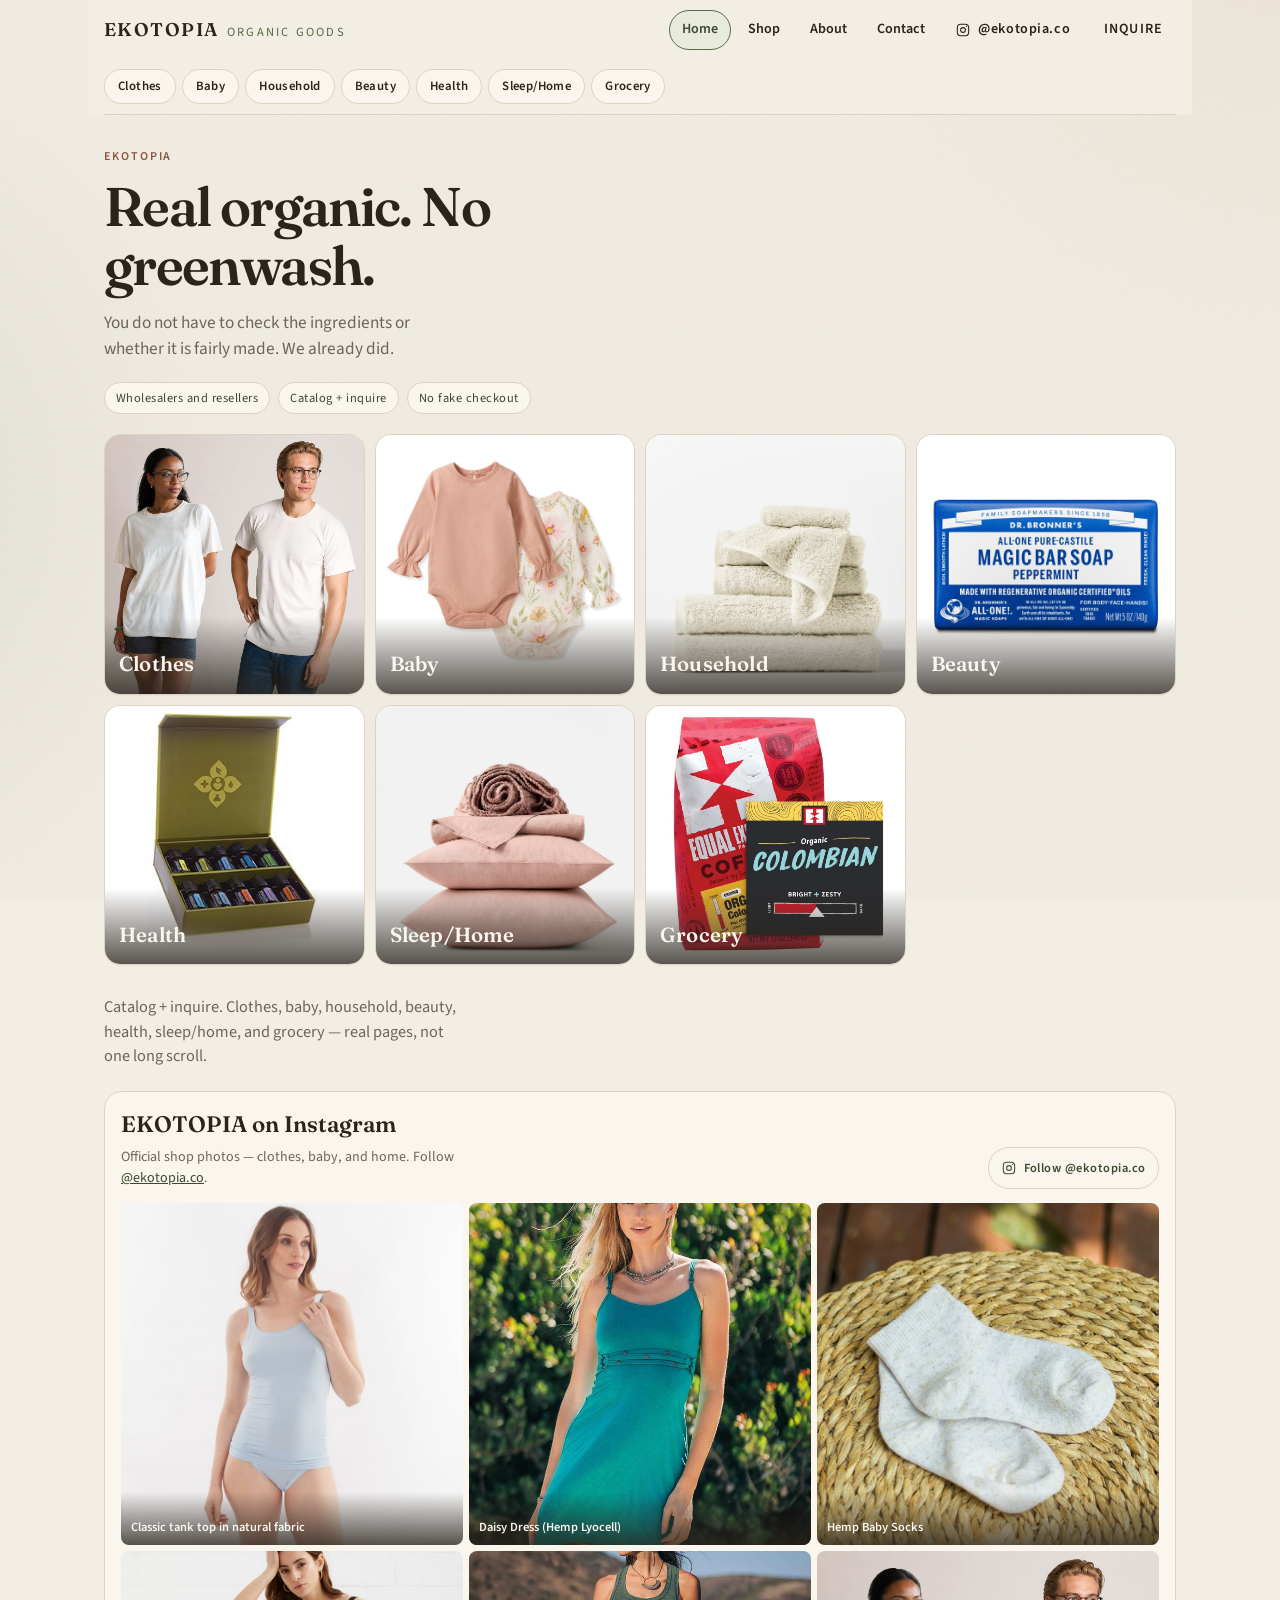
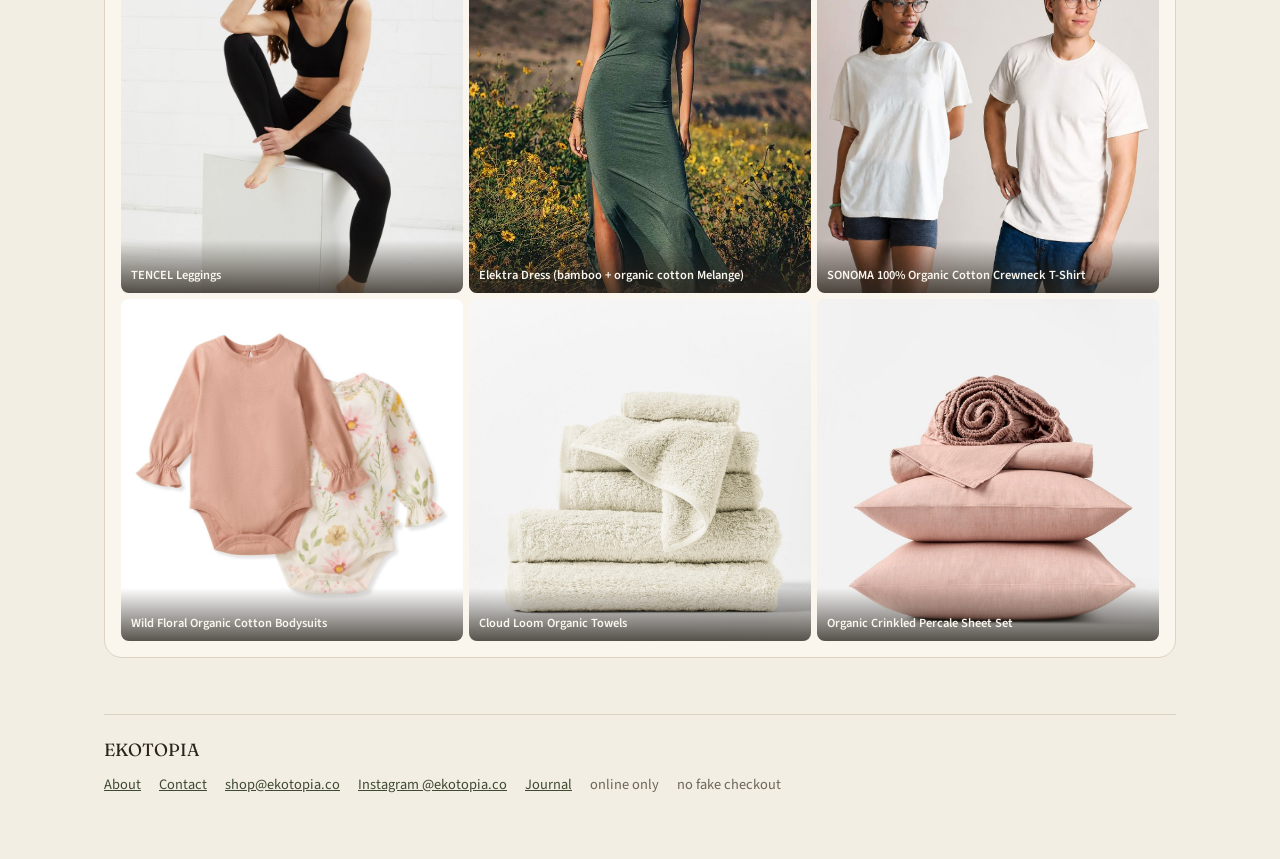
<file: index.html>
<!DOCTYPE html>
<html lang="en">
<head>
  <meta charset="UTF-8">
  <meta name="viewport" content="width=device-width, initial-scale=1.0, viewport-fit=cover">
  <meta name="theme-color" content="#f3eee4">
  <meta name="description" content="EKOTOPIA — wholesalers and resellers of real organic goods. Catalog + inquire only.">
  <title>EKOTOPIA · Organic goods</title>
  <link rel="canonical" href="https://ekotopia.co/">
  <link rel="preconnect" href="https://fonts.googleapis.com">
  <link rel="preconnect" href="https://fonts.gstatic.com" crossorigin>
  <link href="https://fonts.googleapis.com/css2?family=Fraunces:opsz,wght@9..144,500;9..144,600;9..144,700&family=Source+Sans+3:ital,wght@0,400;0,500;0,600;1,400&display=swap" rel="stylesheet">
  <link rel="stylesheet" href="/css/site.css">
</head>
<body>
  <div class="page">
    <div class="site-chrome">
    <header class="site-header">
      <a class="brand" href="/">
        <div class="brand-mark">
          <strong>EKOTOPIA</strong>
          <span>Organic goods</span>
        </div>
      </a>
      <button class="menu-toggle" type="button" aria-expanded="false" aria-controls="site-nav" aria-label="Open menu">
        <span></span><span></span><span></span>
      </button>
      <nav class="site-nav" id="site-nav" aria-label="Site">
        <a href="/" aria-current="page">Home</a>
        <div class="nav-shop">
          <button class="nav-shop-btn" type="button" aria-expanded="false" aria-controls="shop-menu">Shop</button>
          <div class="nav-shop-menu" id="shop-menu">
          <a href="/clothes/">Clothes</a>
          <a href="/baby/">Baby</a>
          <a href="/household/">Household</a>
          <a href="/beauty/">Beauty</a>
          <a href="/health/">Health</a>
          <a href="/sleep/">Sleep/Home</a>
          <a href="/grocery/">Grocery</a>
          </div>
        </div>
        <a href="/about/">About</a>
        <a href="/contact/">Contact</a>
        <a class="ig-follow ig-follow-nav" href="https://www.instagram.com/ekotopia.co/" target="_blank" rel="noopener noreferrer">
          <svg viewBox="0 0 24 24" fill="none" stroke="currentColor" stroke-width="1.6" aria-hidden="true"><rect x="3.5" y="3.5" width="17" height="17" rx="5"/><circle cx="12" cy="12" r="3.6"/><circle cx="17.4" cy="6.6" r="0.9" fill="currentColor" stroke="none"/></svg>
          <span>@ekotopia.co</span>
        </a>
        <a class="inquire-cta" href="/contact/">Inquire</a>
      </nav>
    </header>
    <nav class="aisle-bar" aria-label="Shop aisles">
      <a href="/clothes/">Clothes</a>
      <a href="/baby/">Baby</a>
      <a href="/household/">Household</a>
      <a href="/beauty/">Beauty</a>
      <a href="/health/">Health</a>
      <a href="/sleep/">Sleep/Home</a>
      <a href="/grocery/">Grocery</a>
    </nav>
    </div>

    <section class="hero">
      <p class="kicker">EKOTOPIA</p>
      <h1>Real organic. No greenwash.</h1>
      <p class="lede">You do not have to check the ingredients or whether it is fairly made. We already did.</p>
      <div class="promises">
        <span>Wholesalers and resellers</span>
        <span>Catalog + inquire</span>
        <span>No fake checkout</span>
      </div>
    </section>

    <section class="shop-by" id="aisles">
      <h2>Shop</h2>
      <div class="aisle-tiles">
        <a class="aisle-tile" href="/clothes/">
          <img src="/img/wear/rawganique/sonoma-v2-natural.jpg" alt="" width="600" height="800" fetchpriority="high">
          <strong>Clothes</strong>
        </a>
        <a class="aisle-tile" href="/baby/">
          <img src="/img/baby/bbb-wild-floral-bodysuits.jpg" alt="" width="600" height="800">
          <strong>Baby</strong>
        </a>
        <a class="aisle-tile" href="/household/">
          <img src="/img/home/coyuchi-cloud-loom-towels.jpg" alt="" width="600" height="800">
          <strong>Household</strong>
        </a>
        <a class="aisle-tile" href="/beauty/">
          <img src="/img/beauty/bronner-peppermint-castile-bar.jpg" alt="" width="600" height="800">
          <strong>Beauty</strong>
        </a>
        <a class="aisle-tile" href="/health/">
          <img src="/img/doterra/family-essentials-kit.jpg" alt="" width="600" height="800">
          <strong>Health</strong>
        </a>
        <a class="aisle-tile" href="/sleep/">
          <img src="/img/sleep/coyuchi-crinkled-percale-sheet-set.jpg" alt="" width="600" height="800">
          <strong>Sleep/Home</strong>
        </a>
        <a class="aisle-tile" href="/grocery/">
          <img src="/img/grocery/equal-exchange-organic-colombian-coffee.jpg" alt="" width="600" height="800">
          <strong>Grocery</strong>
        </a>
      </div>
    </section>
    <div class="home-promise">
      <p class="shop-promise">Catalog + inquire. Clothes, baby, household, beauty, health, sleep/home, and grocery — real pages, not one long scroll.</p>
    </div>
    <div class="ig-block ig-block-home" id="instagram">
      <div class="ig-block-head">
        <div>
          <h3>EKOTOPIA on Instagram</h3>
          <p>Official shop photos — clothes, baby, and home. Follow <a href="https://www.instagram.com/ekotopia.co/" target="_blank" rel="noopener noreferrer">@ekotopia.co</a>.</p>
        </div>
        <a class="ig-follow" href="https://www.instagram.com/ekotopia.co/" target="_blank" rel="noopener noreferrer">
          <svg viewBox="0 0 24 24" fill="none" stroke="currentColor" stroke-width="1.6" aria-hidden="true"><rect x="3.5" y="3.5" width="17" height="17" rx="5"/><circle cx="12" cy="12" r="3.6"/><circle cx="17.4" cy="6.6" r="0.9" fill="currentColor" stroke="none"/></svg>
          <span>Follow @ekotopia.co</span>
        </a>
      </div>
      <div class="ig-grid" aria-label="EKOTOPIA shop photos — follow on Instagram">
        <a class="ig-tile" href="https://www.instagram.com/ekotopia.co/" target="_blank" rel="noopener noreferrer">
          <img src="/img/wear/casagin/classic-tank.jpg" alt="Classic tank top in natural fabric" width="600" height="600" loading="lazy">
          <span>Classic tank top in natural fabric</span>
        </a>
        <a class="ig-tile" href="https://www.instagram.com/ekotopia.co/" target="_blank" rel="noopener noreferrer">
          <img src="/img/wear/nomads/daisy-dress.jpg" alt="Daisy Dress (Hemp Lyocell)" width="600" height="600" loading="lazy">
          <span>Daisy Dress (Hemp Lyocell)</span>
        </a>
        <a class="ig-tile" href="https://www.instagram.com/ekotopia.co/" target="_blank" rel="noopener noreferrer">
          <img src="/img/wear/royal-hemp/hemp-baby-socks.jpg" alt="Hemp Baby Socks" width="600" height="600" loading="lazy">
          <span>Hemp Baby Socks</span>
        </a>
        <a class="ig-tile" href="https://www.instagram.com/ekotopia.co/" target="_blank" rel="noopener noreferrer">
          <img src="/img/wear/casagin/leggings.jpg" alt="TENCEL Leggings" width="600" height="600" loading="lazy">
          <span>TENCEL Leggings</span>
        </a>
        <a class="ig-tile" href="https://www.instagram.com/ekotopia.co/" target="_blank" rel="noopener noreferrer">
          <img src="/img/wear/nomads/elektra-dress.jpg" alt="Elektra Dress (bamboo + organic cotton Melange)" width="600" height="600" loading="lazy">
          <span>Elektra Dress (bamboo + organic cotton Melange)</span>
        </a>
        <a class="ig-tile" href="https://www.instagram.com/ekotopia.co/" target="_blank" rel="noopener noreferrer">
          <img src="/img/wear/rawganique/sonoma-v2-natural.jpg" alt="SONOMA 100% Organic Cotton Crewneck T-Shirt" width="600" height="600" loading="lazy">
          <span>SONOMA 100% Organic Cotton Crewneck T-Shirt</span>
        </a>
        <a class="ig-tile" href="https://www.instagram.com/ekotopia.co/" target="_blank" rel="noopener noreferrer">
          <img src="/img/baby/bbb-wild-floral-bodysuits.jpg" alt="Wild Floral Organic Cotton Bodysuits 2 Pack" width="600" height="600" loading="lazy">
          <span>Wild Floral Organic Cotton Bodysuits</span>
        </a>
        <a class="ig-tile" href="https://www.instagram.com/ekotopia.co/" target="_blank" rel="noopener noreferrer">
          <img src="/img/home/coyuchi-cloud-loom-towels.jpg" alt="Cloud Loom Organic Towels" width="600" height="600" loading="lazy">
          <span>Cloud Loom Organic Towels</span>
        </a>
        <a class="ig-tile" href="https://www.instagram.com/ekotopia.co/" target="_blank" rel="noopener noreferrer">
          <img src="/img/sleep/coyuchi-crinkled-percale-sheet-set.jpg" alt="Organic Crinkled Percale Sheet Set" width="600" height="600" loading="lazy">
          <span>Organic Crinkled Percale Sheet Set</span>
        </a>
      </div>
    </div>

    <footer>
      <p class="foot-brand">EKOTOPIA</p>
      <ul>
        <li><a href="/about/">About</a></li>
        <li><a href="/contact/">Contact</a></li>
        <li><a href="mailto:shop@ekotopia.co">shop@ekotopia.co</a></li>
        <li><a href="https://www.instagram.com/ekotopia.co/" target="_blank" rel="noopener noreferrer">Instagram @ekotopia.co</a></li>
        <li><a href="/blog/did-you-know/">Journal</a></li>
        <li>online only</li>
        <li>no fake checkout</li>
      </ul>
    </footer>
  </div>
  <script src="/js/hashes.js"></script>
  <script src="/js/site.js"></script>
</body>
</html>
</file>
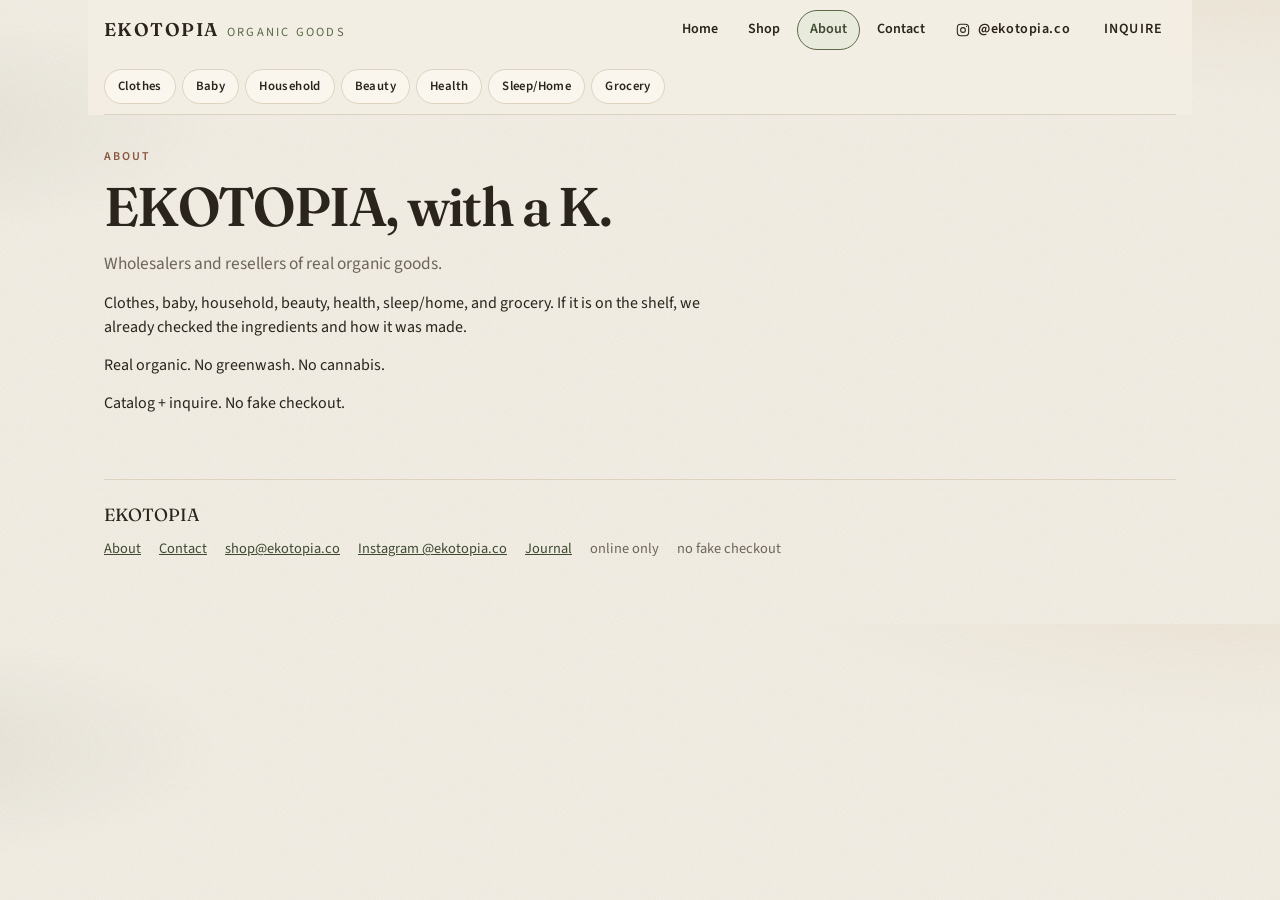
<file: about/index.html>
<!DOCTYPE html>
<html lang="en">
<head>
  <meta charset="UTF-8">
  <meta name="viewport" content="width=device-width, initial-scale=1.0, viewport-fit=cover">
  <meta name="theme-color" content="#f3eee4">
  <meta name="description" content="EKOTOPIA is a wholesaler and reseller of real organic goods. No greenwash. No cannabis.">
  <title>About · EKOTOPIA</title>
  <link rel="canonical" href="https://ekotopia.co/about/">
  <link rel="preconnect" href="https://fonts.googleapis.com">
  <link rel="preconnect" href="https://fonts.gstatic.com" crossorigin>
  <link href="https://fonts.googleapis.com/css2?family=Fraunces:opsz,wght@9..144,500;9..144,600;9..144,700&family=Source+Sans+3:ital,wght@0,400;0,500;0,600;1,400&display=swap" rel="stylesheet">
  <link rel="stylesheet" href="/css/site.css">
</head>
<body>
  <div class="page">
    <div class="site-chrome">
    <header class="site-header">
      <a class="brand" href="/">
        <div class="brand-mark">
          <strong>EKOTOPIA</strong>
          <span>Organic goods</span>
        </div>
      </a>
      <button class="menu-toggle" type="button" aria-expanded="false" aria-controls="site-nav" aria-label="Open menu">
        <span></span><span></span><span></span>
      </button>
      <nav class="site-nav" id="site-nav" aria-label="Site">
        <a href="/">Home</a>
        <div class="nav-shop">
          <button class="nav-shop-btn" type="button" aria-expanded="false" aria-controls="shop-menu">Shop</button>
          <div class="nav-shop-menu" id="shop-menu">
          <a href="/clothes/">Clothes</a>
          <a href="/baby/">Baby</a>
          <a href="/household/">Household</a>
          <a href="/beauty/">Beauty</a>
          <a href="/health/">Health</a>
          <a href="/sleep/">Sleep/Home</a>
          <a href="/grocery/">Grocery</a>
          </div>
        </div>
        <a href="/about/" aria-current="page">About</a>
        <a href="/contact/">Contact</a>
        <a class="ig-follow ig-follow-nav" href="https://www.instagram.com/ekotopia.co/" target="_blank" rel="noopener noreferrer">
          <svg viewBox="0 0 24 24" fill="none" stroke="currentColor" stroke-width="1.6" aria-hidden="true"><rect x="3.5" y="3.5" width="17" height="17" rx="5"/><circle cx="12" cy="12" r="3.6"/><circle cx="17.4" cy="6.6" r="0.9" fill="currentColor" stroke="none"/></svg>
          <span>@ekotopia.co</span>
        </a>
        <a class="inquire-cta" href="/contact/">Inquire</a>
      </nav>
    </header>
    <nav class="aisle-bar" aria-label="Shop aisles">
      <a href="/clothes/">Clothes</a>
      <a href="/baby/">Baby</a>
      <a href="/household/">Household</a>
      <a href="/beauty/">Beauty</a>
      <a href="/health/">Health</a>
      <a href="/sleep/">Sleep/Home</a>
      <a href="/grocery/">Grocery</a>
    </nav>
    </div>

    <article class="prose">
      <p class="kicker">About</p>
      <h1>EKOTOPIA, with a K.</h1>
      <p class="lede">Wholesalers and resellers of real organic goods.</p>
      <p>Clothes, baby, household, beauty, health, sleep/home, and grocery. If it is on the shelf, we already checked the ingredients and how it was made.</p>
      <p>Real organic. No greenwash. No cannabis.</p>
      <p>Catalog + inquire. No fake checkout.</p>
    </article>

    <footer>
      <p class="foot-brand">EKOTOPIA</p>
      <ul>
        <li><a href="/about/">About</a></li>
        <li><a href="/contact/">Contact</a></li>
        <li><a href="mailto:shop@ekotopia.co">shop@ekotopia.co</a></li>
        <li><a href="https://www.instagram.com/ekotopia.co/" target="_blank" rel="noopener noreferrer">Instagram @ekotopia.co</a></li>
        <li><a href="/blog/did-you-know/">Journal</a></li>
        <li>online only</li>
        <li>no fake checkout</li>
      </ul>
    </footer>
  </div>
  <script src="/js/hashes.js"></script>
  <script src="/js/site.js"></script>
</body>
</html>
</file>
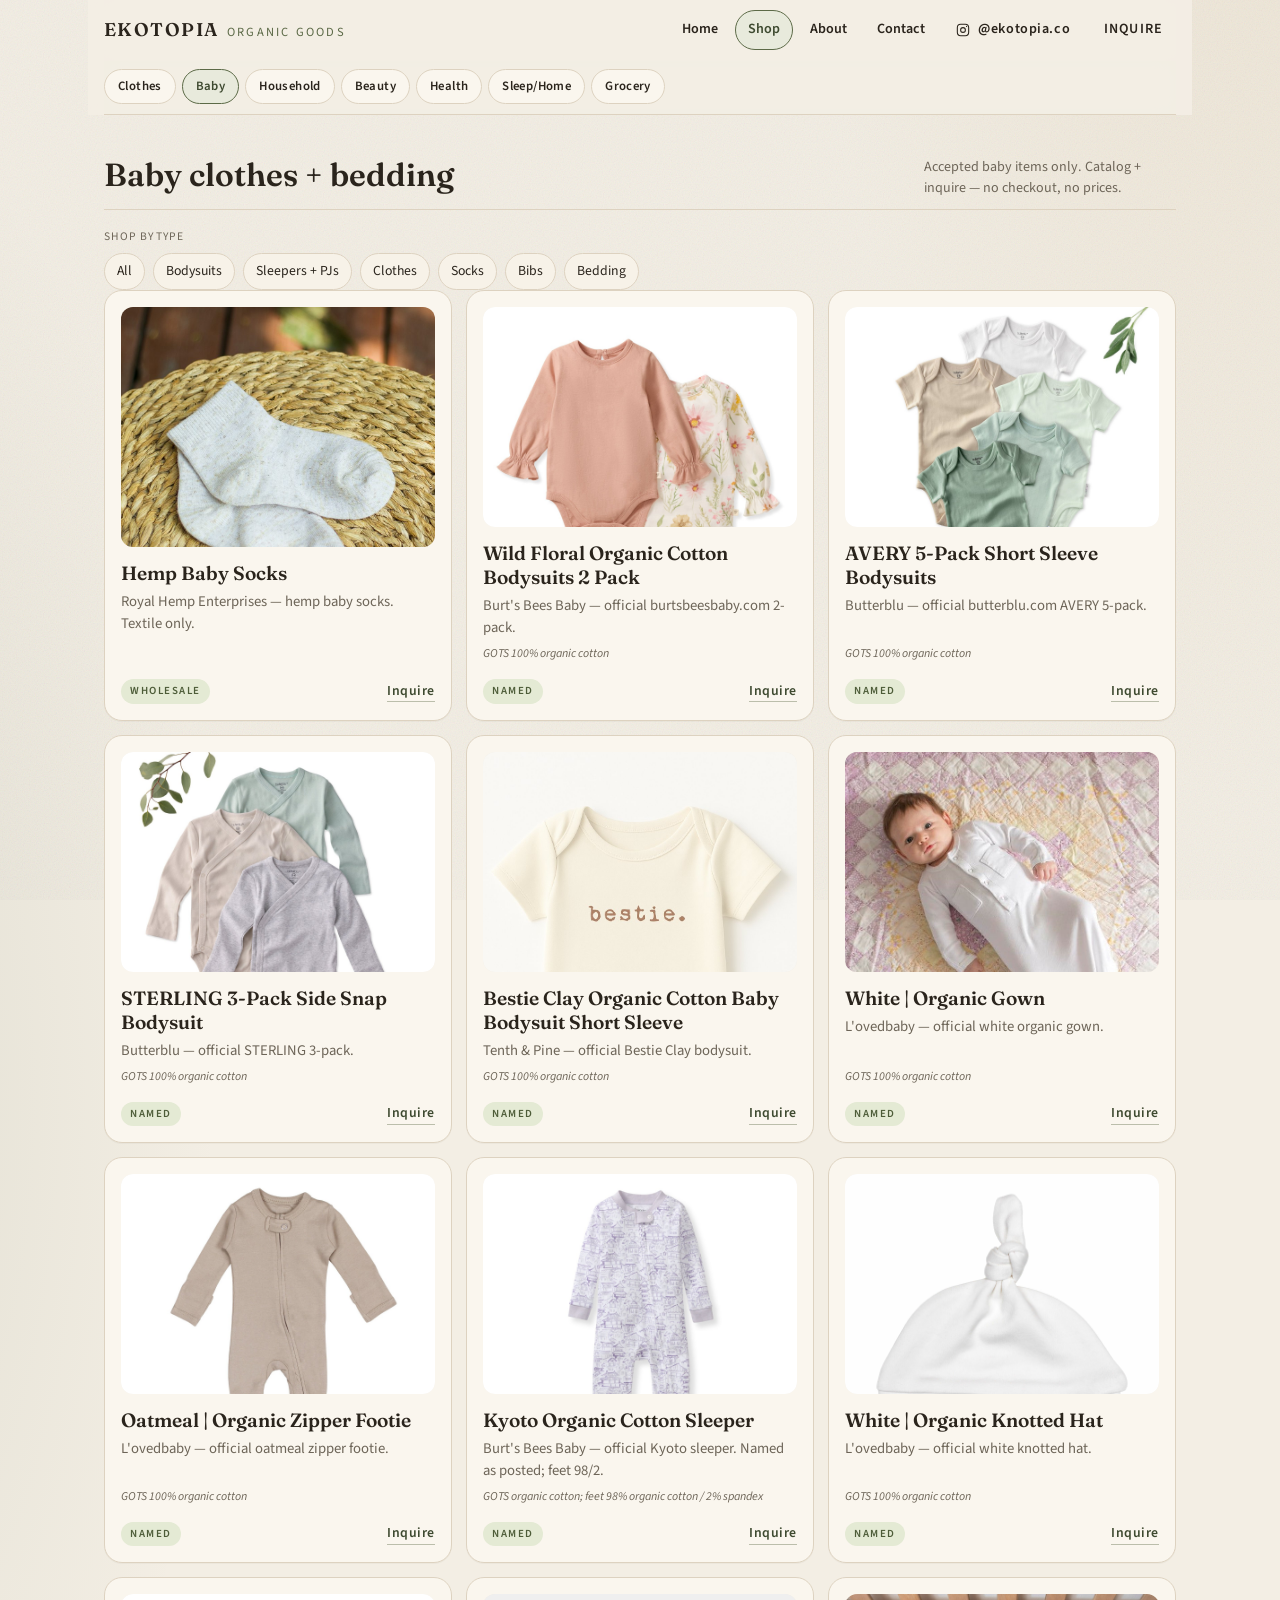
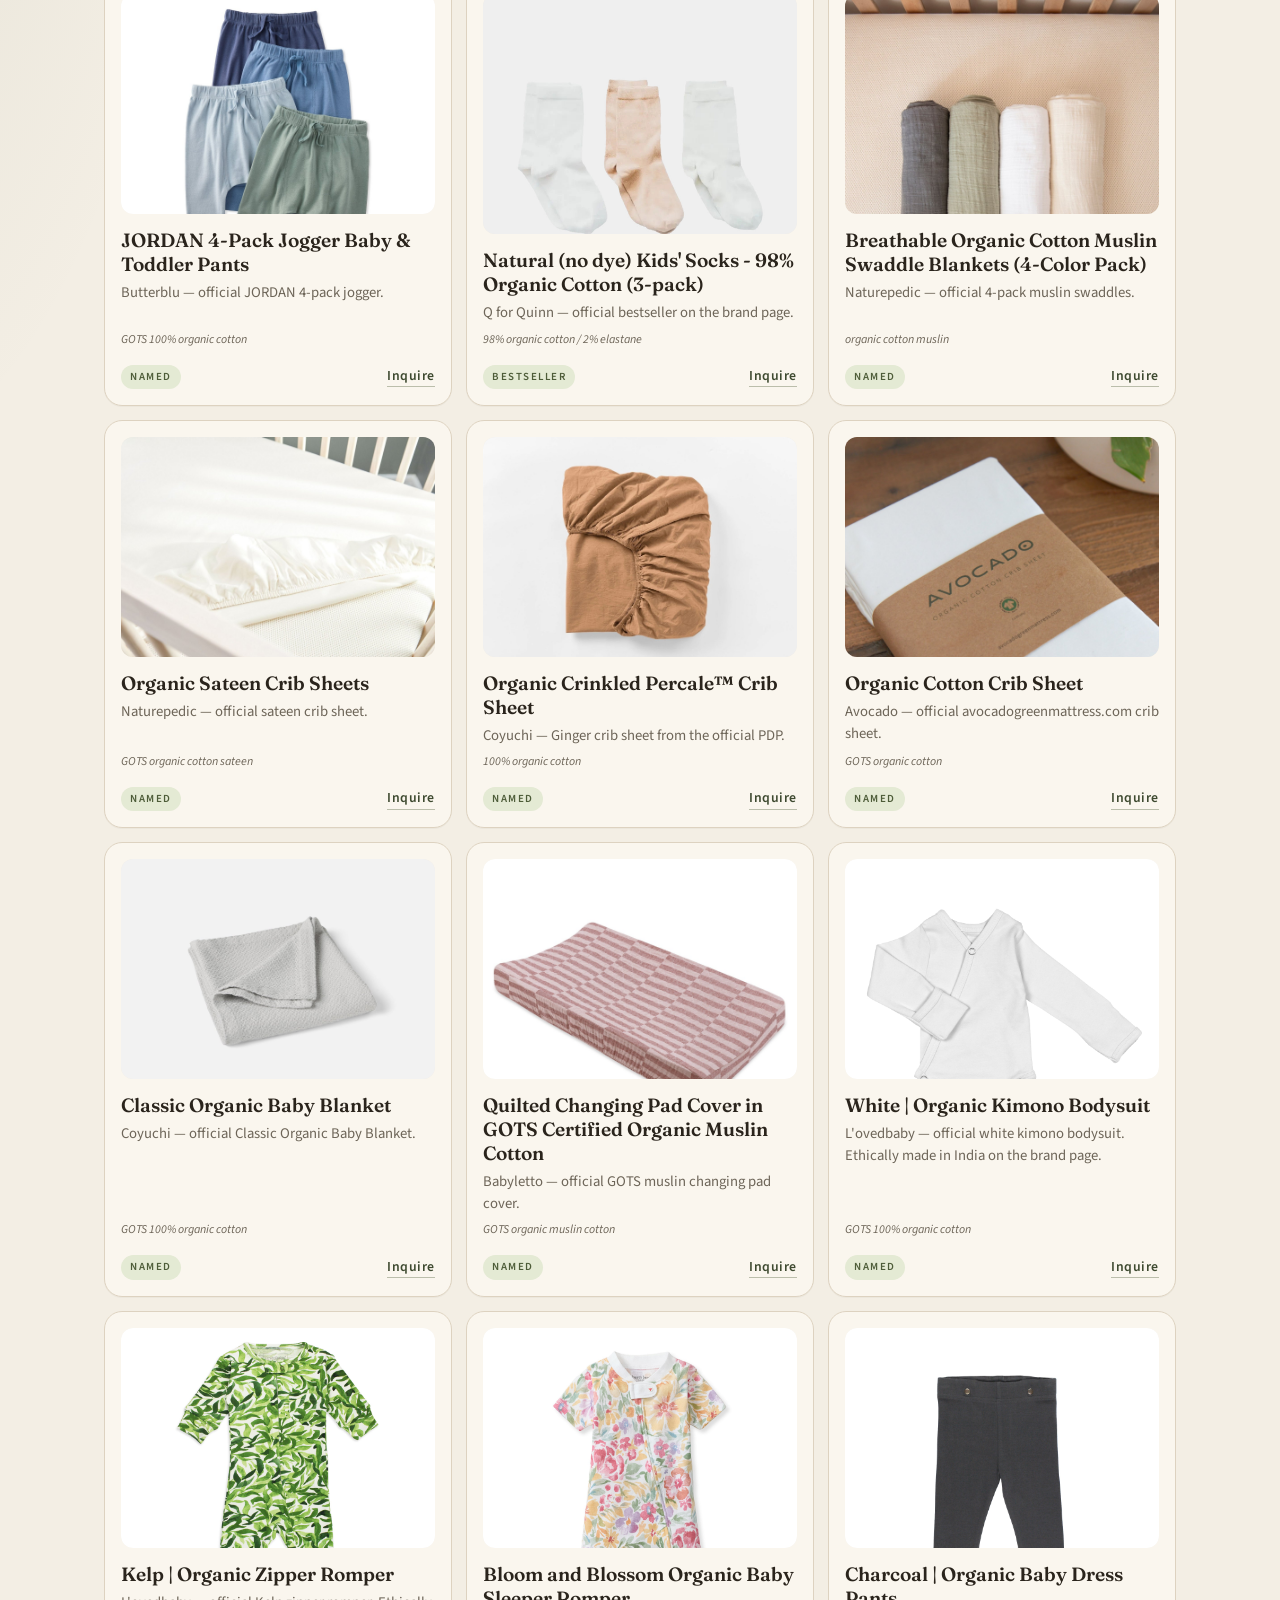
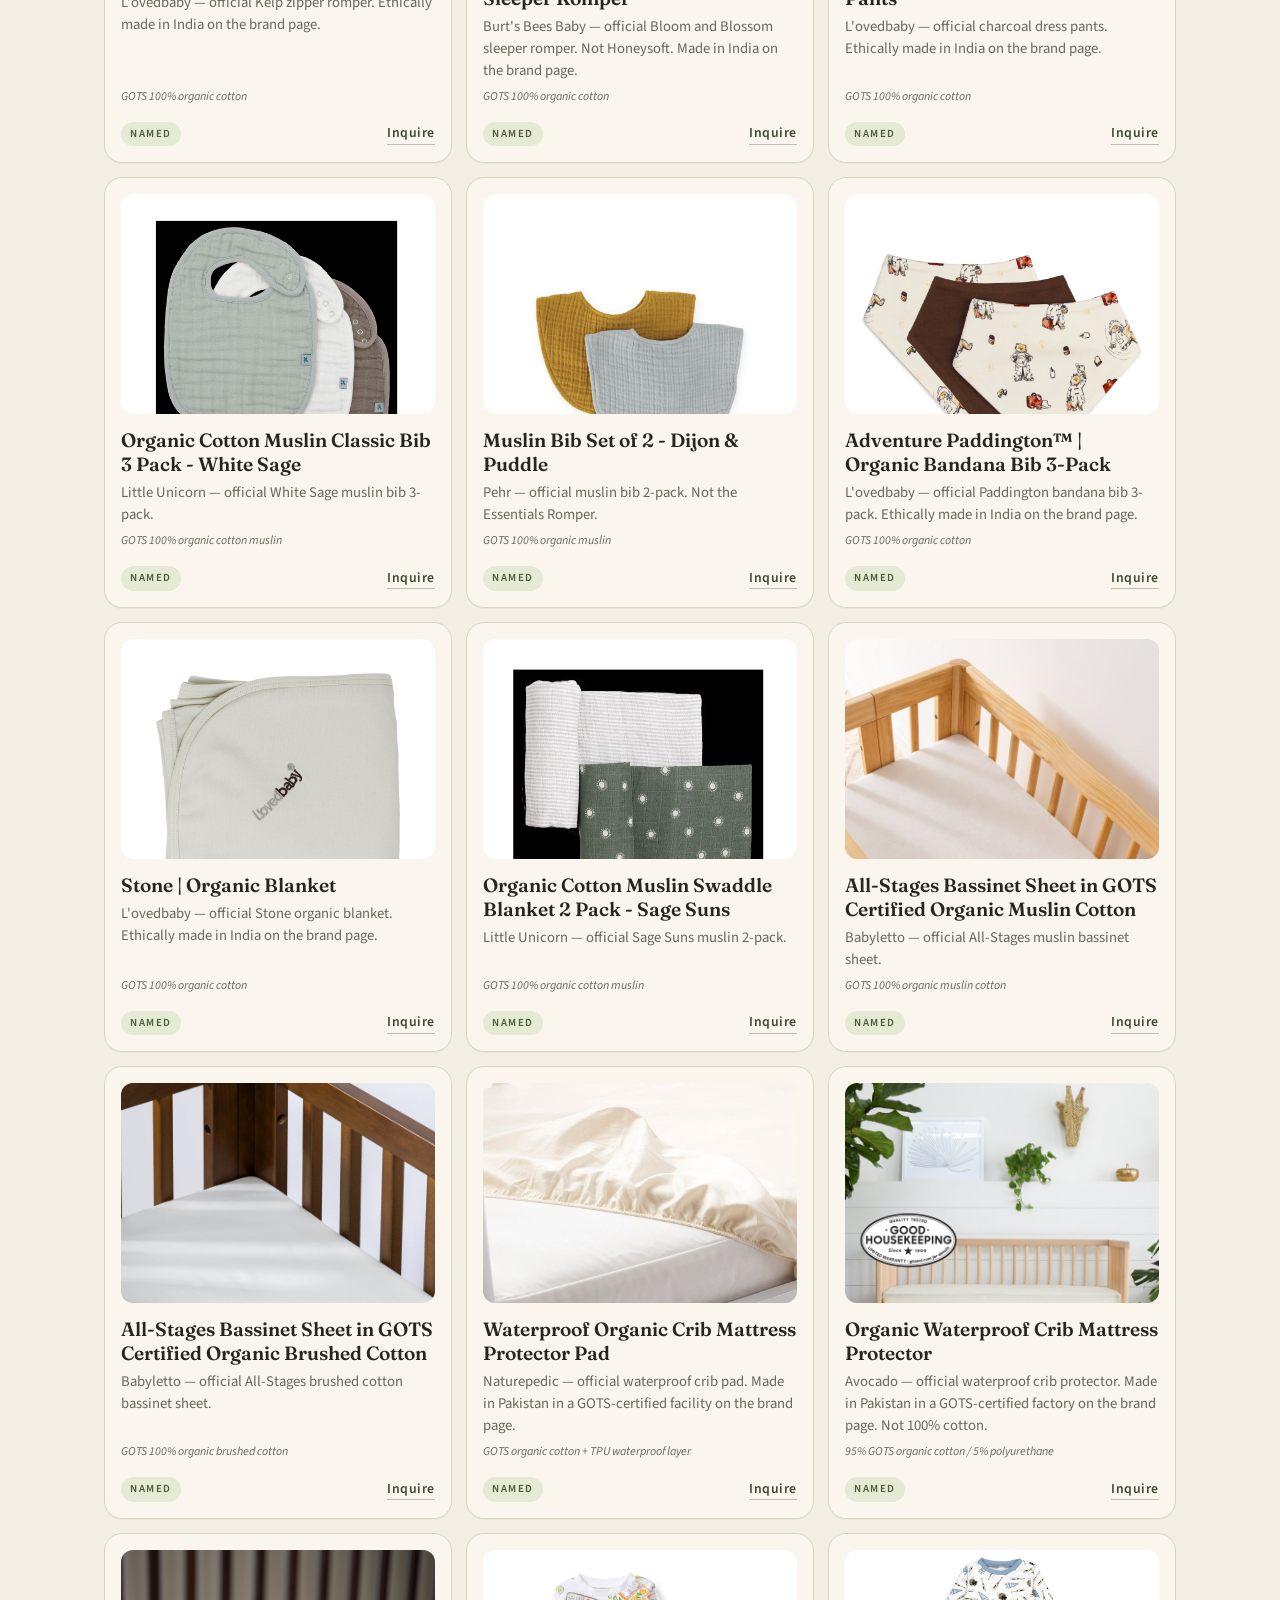
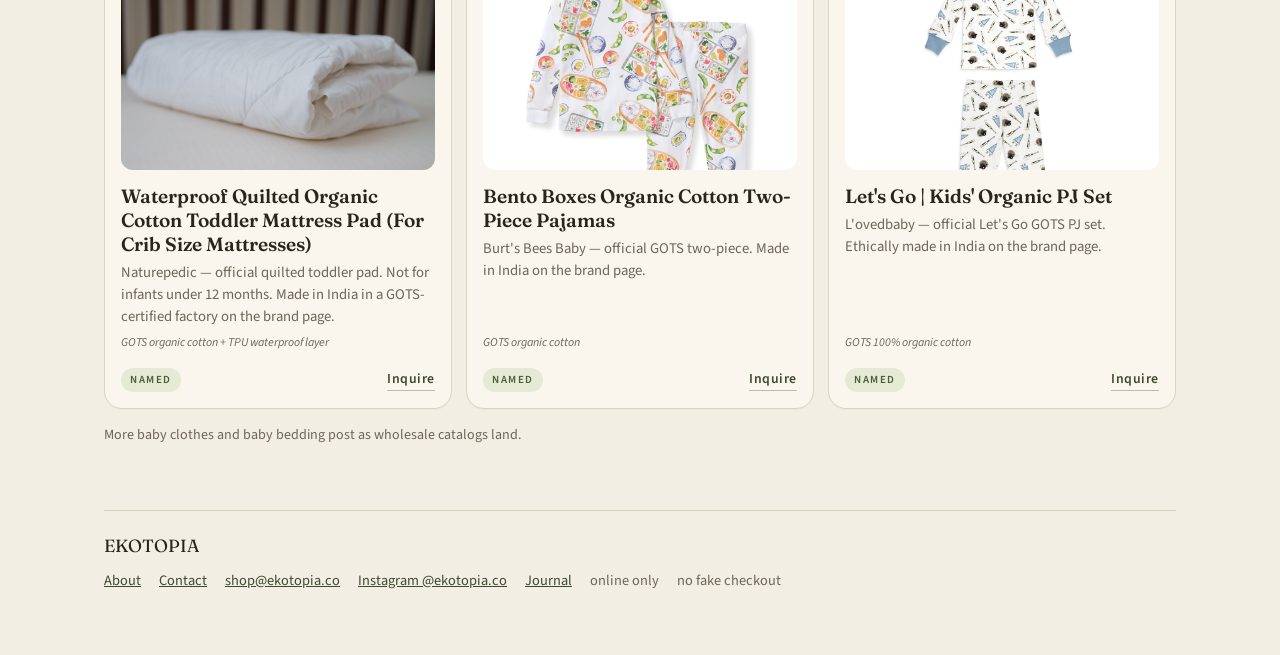
<file: baby/index.html>
<!DOCTYPE html>
<html lang="en">
<head>
  <meta charset="UTF-8">
  <meta name="viewport" content="width=device-width, initial-scale=1.0, viewport-fit=cover">
  <meta name="theme-color" content="#f3eee4">
  <meta name="description" content="EKOTOPIA Baby — organic baby clothes, socks, bibs, and bedding. Catalog + inquire only.">
  <title>Baby · EKOTOPIA</title>
  <link rel="canonical" href="https://ekotopia.co/baby/">
  <link rel="preconnect" href="https://fonts.googleapis.com">
  <link rel="preconnect" href="https://fonts.gstatic.com" crossorigin>
  <link href="https://fonts.googleapis.com/css2?family=Fraunces:opsz,wght@9..144,500;9..144,600;9..144,700&family=Source+Sans+3:ital,wght@0,400;0,500;0,600;1,400&display=swap" rel="stylesheet">
  <link rel="stylesheet" href="/css/site.css">
</head>
<body>
  <div class="page">
    <div class="site-chrome">
    <header class="site-header">
      <a class="brand" href="/">
        <div class="brand-mark">
          <strong>EKOTOPIA</strong>
          <span>Organic goods</span>
        </div>
      </a>
      <button class="menu-toggle" type="button" aria-expanded="false" aria-controls="site-nav" aria-label="Open menu">
        <span></span><span></span><span></span>
      </button>
      <nav class="site-nav" id="site-nav" aria-label="Site">
        <a href="/">Home</a>
        <div class="nav-shop is-current">
          <button class="nav-shop-btn" type="button" aria-expanded="false" aria-controls="shop-menu">Shop</button>
          <div class="nav-shop-menu" id="shop-menu">
          <a href="/clothes/">Clothes</a>
          <a href="/baby/" aria-current="page">Baby</a>
          <a href="/household/">Household</a>
          <a href="/beauty/">Beauty</a>
          <a href="/health/">Health</a>
          <a href="/sleep/">Sleep/Home</a>
          <a href="/grocery/">Grocery</a>
          </div>
        </div>
        <a href="/about/">About</a>
        <a href="/contact/">Contact</a>
        <a class="ig-follow ig-follow-nav" href="https://www.instagram.com/ekotopia.co/" target="_blank" rel="noopener noreferrer">
          <svg viewBox="0 0 24 24" fill="none" stroke="currentColor" stroke-width="1.6" aria-hidden="true"><rect x="3.5" y="3.5" width="17" height="17" rx="5"/><circle cx="12" cy="12" r="3.6"/><circle cx="17.4" cy="6.6" r="0.9" fill="currentColor" stroke="none"/></svg>
          <span>@ekotopia.co</span>
        </a>
        <a class="inquire-cta" href="/contact/">Inquire</a>
      </nav>
    </header>
    <nav class="aisle-bar" aria-label="Shop aisles">
      <a href="/clothes/">Clothes</a>
      <a href="/baby/" class="is-active">Baby</a>
      <a href="/household/">Household</a>
      <a href="/beauty/">Beauty</a>
      <a href="/health/">Health</a>
      <a href="/sleep/">Sleep/Home</a>
      <a href="/grocery/">Grocery</a>
    </nav>
    </div>

    <section class="aisle" id="baby">
      <div class="aisle-head">
        <h2>Baby clothes + bedding</h2>
        <p>Accepted baby items only. Catalog + inquire — no checkout, no prices.</p>
      </div>
      <div class="aisle-types cut-group" data-aisle-types="baby">
        <p class="cut-label">Shop by type</p>
        <div class="cut-row">
          <button type="button" class="type-cut-btn" data-aisle-type="baby" data-type="">All</button>
          <button type="button" class="type-cut-btn" data-aisle-type="baby" data-type="bodysuits">Bodysuits</button>
          <button type="button" class="type-cut-btn" data-aisle-type="baby" data-type="sleepers">Sleepers + PJs</button>
          <button type="button" class="type-cut-btn" data-aisle-type="baby" data-type="clothes">Clothes</button>
          <button type="button" class="type-cut-btn" data-aisle-type="baby" data-type="socks">Socks</button>
          <button type="button" class="type-cut-btn" data-aisle-type="baby" data-type="bibs">Bibs</button>
          <button type="button" class="type-cut-btn" data-aisle-type="baby" data-type="bedding">Bedding</button>
        </div>
        <p class="cut-status" id="baby-cut-status"></p>
      </div>

<div class="grid">
        <article class="card featured" data-baby="socks">
          <div class="photo">
            <img src="/img/wear/royal-hemp/hemp-baby-socks.jpg" alt="Hemp Baby Socks" width="600" height="800" loading="lazy">
          </div>
          <h3>Hemp Baby Socks</h3>
          <p class="what">Royal Hemp Enterprises — hemp baby socks. Textile only.</p>
          <div class="row">
            <span class="chip live">wholesale</span>
            <a class="card-link" href="mailto:shop@ekotopia.co?subject=EKOTOPIA%20inquiry%20%E2%80%94%20Hemp%20Baby%20Socks">Inquire</a>
          </div>
        </article>
        <article class="card" id="wild-floral" data-fabric="organic-cotton" data-baby="bodysuits">
          <div class="photo">
            <img src="/img/baby/bbb-wild-floral-bodysuits.jpg" alt="Wild Floral Organic Cotton Bodysuits 2 Pack" width="600" height="800" loading="lazy">
          </div>
          <h3>Wild Floral Organic Cotton Bodysuits 2 Pack</h3>
          <p class="what">Burt&#x27;s Bees Baby — official burtsbeesbaby.com 2-pack.</p>
          <p class="fiber">GOTS 100% organic cotton</p>
          <div class="row">
            <span class="chip live">named</span>
            <a class="card-link" href="mailto:shop@ekotopia.co?subject=EKOTOPIA%20inquiry%20%E2%80%94%20Wild%20Floral%20Organic%20Cotton%20Bodysuits%202%20Pack">Inquire</a>
          </div>
        </article>
        <article class="card" data-fabric="organic-cotton" data-baby="bodysuits">
          <div class="photo">
            <img src="/img/baby/butterblu-avery.jpg" alt="AVERY 5-Pack Short Sleeve Bodysuits" width="600" height="800" loading="lazy">
          </div>
          <h3>AVERY 5-Pack Short Sleeve Bodysuits</h3>
          <p class="what">Butterblu — official butterblu.com AVERY 5-pack.</p>
          <p class="fiber">GOTS 100% organic cotton</p>
          <div class="row">
            <span class="chip live">named</span>
            <a class="card-link" href="mailto:shop@ekotopia.co?subject=EKOTOPIA%20inquiry%20%E2%80%94%20AVERY%205-Pack%20Short%20Sleeve%20Bodysuits">Inquire</a>
          </div>
        </article>
        <article class="card" data-fabric="organic-cotton" data-baby="bodysuits">
          <div class="photo">
            <img src="/img/baby/butterblu-sterling.jpg" alt="STERLING 3-Pack Side Snap Bodysuit" width="600" height="800" loading="lazy">
          </div>
          <h3>STERLING 3-Pack Side Snap Bodysuit</h3>
          <p class="what">Butterblu — official STERLING 3-pack.</p>
          <p class="fiber">GOTS 100% organic cotton</p>
          <div class="row">
            <span class="chip live">named</span>
            <a class="card-link" href="mailto:shop@ekotopia.co?subject=EKOTOPIA%20inquiry%20%E2%80%94%20STERLING%203-Pack%20Side%20Snap%20Bodysuit">Inquire</a>
          </div>
        </article>
        <article class="card" data-fabric="organic-cotton" data-baby="bodysuits">
          <div class="photo">
            <img src="/img/baby/tenth-bestie-clay.jpg" alt="Bestie Clay Organic Cotton Baby Bodysuit Short Sleeve" width="600" height="800" loading="lazy">
          </div>
          <h3>Bestie Clay Organic Cotton Baby Bodysuit Short Sleeve</h3>
          <p class="what">Tenth &amp; Pine — official Bestie Clay bodysuit.</p>
          <p class="fiber">GOTS 100% organic cotton</p>
          <div class="row">
            <span class="chip live">named</span>
            <a class="card-link" href="mailto:shop@ekotopia.co?subject=EKOTOPIA%20inquiry%20%E2%80%94%20Bestie%20Clay%20Organic%20Cotton%20Baby%20Bodysuit%20Short%20Sleeve">Inquire</a>
          </div>
        </article>
        <article class="card" data-fabric="organic-cotton" data-country="india" data-baby="sleepers">
          <div class="photo">
            <img src="/img/baby/lovedbaby-white-gown.jpg" alt="White | Organic Gown" width="600" height="800" loading="lazy">
          </div>
          <h3>White | Organic Gown</h3>
          <p class="what">L&#x27;ovedbaby — official white organic gown.</p>
          <p class="fiber">GOTS 100% organic cotton</p>
          <div class="row">
            <span class="chip live">named</span>
            <a class="card-link" href="mailto:shop@ekotopia.co?subject=EKOTOPIA%20inquiry%20%E2%80%94%20White%20%7C%20Organic%20Gown">Inquire</a>
          </div>
        </article>
        <article class="card" data-fabric="organic-cotton" data-country="india" data-baby="sleepers">
          <div class="photo">
            <img src="/img/baby/lovedbaby-oatmeal-footie.jpg" alt="Oatmeal | Organic Zipper Footie" width="600" height="800" loading="lazy">
          </div>
          <h3>Oatmeal | Organic Zipper Footie</h3>
          <p class="what">L&#x27;ovedbaby — official oatmeal zipper footie.</p>
          <p class="fiber">GOTS 100% organic cotton</p>
          <div class="row">
            <span class="chip live">named</span>
            <a class="card-link" href="mailto:shop@ekotopia.co?subject=EKOTOPIA%20inquiry%20%E2%80%94%20Oatmeal%20%7C%20Organic%20Zipper%20Footie">Inquire</a>
          </div>
        </article>
        <article class="card" data-fabric="organic-cotton" data-country="india" data-baby="sleepers">
          <div class="photo">
            <img src="/img/baby/bbb-kyoto-sleeper.jpg" alt="Kyoto Organic Cotton Sleeper" width="600" height="800" loading="lazy">
          </div>
          <h3>Kyoto Organic Cotton Sleeper</h3>
          <p class="what">Burt&#x27;s Bees Baby — official Kyoto sleeper. Named as posted; feet 98/2.</p>
          <p class="fiber">GOTS organic cotton; feet 98% organic cotton / 2% spandex</p>
          <div class="row">
            <span class="chip live">named</span>
            <a class="card-link" href="mailto:shop@ekotopia.co?subject=EKOTOPIA%20inquiry%20%E2%80%94%20Kyoto%20Organic%20Cotton%20Sleeper">Inquire</a>
          </div>
        </article>
        <article class="card" data-fabric="organic-cotton" data-country="india" data-baby="clothes">
          <div class="photo">
            <img src="/img/baby/lovedbaby-white-hat.jpg" alt="White | Organic Knotted Hat" width="600" height="800" loading="lazy">
          </div>
          <h3>White | Organic Knotted Hat</h3>
          <p class="what">L&#x27;ovedbaby — official white knotted hat.</p>
          <p class="fiber">GOTS 100% organic cotton</p>
          <div class="row">
            <span class="chip live">named</span>
            <a class="card-link" href="mailto:shop@ekotopia.co?subject=EKOTOPIA%20inquiry%20%E2%80%94%20White%20%7C%20Organic%20Knotted%20Hat">Inquire</a>
          </div>
        </article>
        <article class="card" data-fabric="organic-cotton" data-baby="clothes">
          <div class="photo">
            <img src="/img/baby/butterblu-jordan.jpg" alt="JORDAN 4-Pack Jogger Baby &amp; Toddler Pants" width="600" height="800" loading="lazy">
          </div>
          <h3>JORDAN 4-Pack Jogger Baby &amp; Toddler Pants</h3>
          <p class="what">Butterblu — official JORDAN 4-pack jogger.</p>
          <p class="fiber">GOTS 100% organic cotton</p>
          <div class="row">
            <span class="chip live">named</span>
            <a class="card-link" href="mailto:shop@ekotopia.co?subject=EKOTOPIA%20inquiry%20%E2%80%94%20JORDAN%204-Pack%20Jogger%20Baby%20%26%20Toddler%20Pants">Inquire</a>
          </div>
        </article>
        <article class="card featured" id="qforquinn-socks" data-baby="socks">
          <div class="photo">
            <img src="/img/baby/qforquinn-socks.jpg" alt="Natural (no dye) Kids&#x27; Socks - 98% Organic Cotton (3-pack)" width="600" height="800" loading="lazy">
          </div>
          <h3>Natural (no dye) Kids&#x27; Socks - 98% Organic Cotton (3-pack)</h3>
          <p class="what">Q for Quinn — official bestseller on the brand page.</p>
          <p class="fiber">98% organic cotton / 2% elastane</p>
          <div class="row">
            <span class="chip live bestseller">bestseller</span>
            <a class="card-link" href="mailto:shop@ekotopia.co?subject=EKOTOPIA%20inquiry%20%E2%80%94%20Natural%20(no%20dye)%20Kids%27%20Socks%20-%2098%25%20Organic%20Cotton%20(3-pack)">Inquire</a>
          </div>
        </article>
        <article class="card" data-fabric="organic-cotton" data-baby="bedding">
          <div class="photo">
            <img src="/img/baby/naturepedic-swaddle.jpg" alt="Breathable Organic Cotton Muslin Swaddle Blankets (4-Color Pack)" width="600" height="800" loading="lazy">
          </div>
          <h3>Breathable Organic Cotton Muslin Swaddle Blankets (4-Color Pack)</h3>
          <p class="what">Naturepedic — official 4-pack muslin swaddles.</p>
          <p class="fiber">organic cotton muslin</p>
          <div class="row">
            <span class="chip live">named</span>
            <a class="card-link" href="mailto:shop@ekotopia.co?subject=EKOTOPIA%20inquiry%20%E2%80%94%20Breathable%20Organic%20Cotton%20Muslin%20Swaddle%20Blankets%20%284-Color%20Pack%29">Inquire</a>
          </div>
        </article>
        <article class="card" data-fabric="organic-cotton" data-baby="bedding">
          <div class="photo">
            <img src="/img/baby/naturepedic-crib-sheet.jpg" alt="Organic Sateen Crib Sheets" width="600" height="800" loading="lazy">
          </div>
          <h3>Organic Sateen Crib Sheets</h3>
          <p class="what">Naturepedic — official sateen crib sheet.</p>
          <p class="fiber">GOTS organic cotton sateen</p>
          <div class="row">
            <span class="chip live">named</span>
            <a class="card-link" href="mailto:shop@ekotopia.co?subject=EKOTOPIA%20inquiry%20%E2%80%94%20Organic%20Sateen%20Crib%20Sheets">Inquire</a>
          </div>
        </article>
        <article class="card" data-fabric="organic-cotton" data-baby="bedding">
          <div class="photo">
            <img src="/img/baby/coyuchi-crib-sheet.jpg" alt="Organic Crinkled Percale™ Crib Sheet" width="600" height="800" loading="lazy">
          </div>
          <h3>Organic Crinkled Percale™ Crib Sheet</h3>
          <p class="what">Coyuchi — Ginger crib sheet from the official PDP.</p>
          <p class="fiber">100% organic cotton</p>
          <div class="row">
            <span class="chip live">named</span>
            <a class="card-link" href="mailto:shop@ekotopia.co?subject=EKOTOPIA%20inquiry%20%E2%80%94%20Organic%20Crinkled%20Percale%E2%84%A2%20Crib%20Sheet">Inquire</a>
          </div>
        </article>
        <article class="card" data-fabric="organic-cotton" data-baby="bedding">
          <div class="photo">
            <img src="/img/baby/avocado-crib-sheet.jpg" alt="Organic Cotton Crib Sheet" width="600" height="800" loading="lazy">
          </div>
          <h3>Organic Cotton Crib Sheet</h3>
          <p class="what">Avocado — official avocadogreenmattress.com crib sheet.</p>
          <p class="fiber">GOTS organic cotton</p>
          <div class="row">
            <span class="chip live">named</span>
            <a class="card-link" href="mailto:shop@ekotopia.co?subject=EKOTOPIA%20inquiry%20%E2%80%94%20Organic%20Cotton%20Crib%20Sheet">Inquire</a>
          </div>
        </article>
        <article class="card" data-fabric="organic-cotton" data-baby="bedding">
          <div class="photo">
            <img src="/img/baby/coyuchi-baby-blanket.jpg" alt="Classic Organic Baby Blanket" width="600" height="800" loading="lazy">
          </div>
          <h3>Classic Organic Baby Blanket</h3>
          <p class="what">Coyuchi — official Classic Organic Baby Blanket.</p>
          <p class="fiber">GOTS 100% organic cotton</p>
          <div class="row">
            <span class="chip live">named</span>
            <a class="card-link" href="mailto:shop@ekotopia.co?subject=EKOTOPIA%20inquiry%20%E2%80%94%20Classic%20Organic%20Baby%20Blanket">Inquire</a>
          </div>
        </article>
        <article class="card" data-fabric="organic-cotton" data-baby="bedding">
          <div class="photo">
            <img src="/img/baby/babyletto-changing-pad-cover.jpg" alt="Quilted Changing Pad Cover in GOTS Certified Organic Muslin Cotton" width="600" height="800" loading="lazy">
          </div>
          <h3>Quilted Changing Pad Cover in GOTS Certified Organic Muslin Cotton</h3>
          <p class="what">Babyletto — official GOTS muslin changing pad cover.</p>
          <p class="fiber">GOTS organic muslin cotton</p>
          <div class="row">
            <span class="chip live">named</span>
            <a class="card-link" href="mailto:shop@ekotopia.co?subject=EKOTOPIA%20inquiry%20%E2%80%94%20Quilted%20Changing%20Pad%20Cover%20in%20GOTS%20Certified%20Organic%20Muslin%20Cotton">Inquire</a>
          </div>
        </article>
        <article class="card" id="lovedbaby-kimono" data-fabric="organic-cotton" data-country="india" data-baby="bodysuits">
          <div class="photo">
            <img src="/img/baby/lovedbaby-kimono-white.jpg" alt="White | Organic Kimono Bodysuit" width="600" height="800" loading="lazy">
          </div>
          <h3>White | Organic Kimono Bodysuit</h3>
          <p class="what">L&#x27;ovedbaby — official white kimono bodysuit. Ethically made in India on the brand page.</p>
          <p class="fiber">GOTS 100% organic cotton</p>
          <div class="row">
            <span class="chip live">named</span>
            <a class="card-link" href="mailto:shop@ekotopia.co?subject=EKOTOPIA%20inquiry%20%E2%80%94%20White%20%7C%20Organic%20Kimono%20Bodysuit">Inquire</a>
          </div>
        </article>
        <article class="card" id="lovedbaby-kelp" data-fabric="organic-cotton" data-country="india" data-baby="sleepers">
          <div class="photo">
            <img src="/img/baby/lovedbaby-kelp-romper.jpg" alt="Kelp | Organic Zipper Romper" width="600" height="800" loading="lazy">
          </div>
          <h3>Kelp | Organic Zipper Romper</h3>
          <p class="what">L&#x27;ovedbaby — official Kelp zipper romper. Ethically made in India on the brand page.</p>
          <p class="fiber">GOTS 100% organic cotton</p>
          <div class="row">
            <span class="chip live">named</span>
            <a class="card-link" href="mailto:shop@ekotopia.co?subject=EKOTOPIA%20inquiry%20%E2%80%94%20Kelp%20%7C%20Organic%20Zipper%20Romper">Inquire</a>
          </div>
        </article>
        <article class="card" id="bbb-bloom-blossom" data-fabric="organic-cotton" data-country="india" data-baby="sleepers">
          <div class="photo">
            <img src="/img/baby/bbb-bloom-blossom-romper.jpg" alt="Bloom and Blossom Organic Baby Sleeper Romper" width="600" height="800" loading="lazy">
          </div>
          <h3>Bloom and Blossom Organic Baby Sleeper Romper</h3>
          <p class="what">Burt&#x27;s Bees Baby — official Bloom and Blossom sleeper romper. Not Honeysoft. Made in India on the brand page.</p>
          <p class="fiber">GOTS 100% organic cotton</p>
          <div class="row">
            <span class="chip live">named</span>
            <a class="card-link" href="mailto:shop@ekotopia.co?subject=EKOTOPIA%20inquiry%20%E2%80%94%20Bloom%20and%20Blossom%20Organic%20Baby%20Sleeper%20Romper">Inquire</a>
          </div>
        </article>
        <article class="card" id="lovedbaby-charcoal-pants" data-fabric="organic-cotton" data-country="india" data-baby="clothes">
          <div class="photo">
            <img src="/img/baby/lovedbaby-charcoal-pants.jpg" alt="Charcoal | Organic Baby Dress Pants" width="600" height="800" loading="lazy">
          </div>
          <h3>Charcoal | Organic Baby Dress Pants</h3>
          <p class="what">L&#x27;ovedbaby — official charcoal dress pants. Ethically made in India on the brand page.</p>
          <p class="fiber">GOTS 100% organic cotton</p>
          <div class="row">
            <span class="chip live">named</span>
            <a class="card-link" href="mailto:shop@ekotopia.co?subject=EKOTOPIA%20inquiry%20%E2%80%94%20Charcoal%20%7C%20Organic%20Baby%20Dress%20Pants">Inquire</a>
          </div>
        </article>
        <article class="card" id="lu-white-sage-bibs" data-fabric="organic-cotton" data-baby="bibs">
          <div class="photo">
            <img src="/img/baby/little-unicorn-white-sage-bibs.jpg" alt="Organic Cotton Muslin Classic Bib 3 Pack - White Sage" width="600" height="800" loading="lazy">
          </div>
          <h3>Organic Cotton Muslin Classic Bib 3 Pack - White Sage</h3>
          <p class="what">Little Unicorn — official White Sage muslin bib 3-pack.</p>
          <p class="fiber">GOTS 100% organic cotton muslin</p>
          <div class="row">
            <span class="chip live">named</span>
            <a class="card-link" href="mailto:shop@ekotopia.co?subject=EKOTOPIA%20inquiry%20%E2%80%94%20Organic%20Cotton%20Muslin%20Classic%20Bib%203%20Pack%20-%20White%20Sage">Inquire</a>
          </div>
        </article>
        <article class="card" id="pehr-dijon-puddle-bibs" data-fabric="organic-cotton" data-baby="bibs">
          <div class="photo">
            <img src="/img/baby/pehr-dijon-puddle-bibs.jpg" alt="Muslin Bib Set of 2 - Dijon &amp; Puddle" width="600" height="800" loading="lazy">
          </div>
          <h3>Muslin Bib Set of 2 - Dijon &amp; Puddle</h3>
          <p class="what">Pehr — official muslin bib 2-pack. Not the Essentials Romper.</p>
          <p class="fiber">GOTS 100% organic muslin</p>
          <div class="row">
            <span class="chip live">named</span>
            <a class="card-link" href="mailto:shop@ekotopia.co?subject=EKOTOPIA%20inquiry%20%E2%80%94%20Muslin%20Bib%20Set%20of%202%20-%20Dijon%20%26%20Puddle">Inquire</a>
          </div>
        </article>
        <article class="card" id="lovedbaby-paddington-bibs" data-fabric="organic-cotton" data-country="india" data-baby="bibs">
          <div class="photo">
            <img src="/img/baby/lovedbaby-paddington-bibs.jpg" alt="Adventure Paddington™ | Organic Bandana Bib 3-Pack" width="600" height="800" loading="lazy">
          </div>
          <h3>Adventure Paddington™ | Organic Bandana Bib 3-Pack</h3>
          <p class="what">L&#x27;ovedbaby — official Paddington bandana bib 3-pack. Ethically made in India on the brand page.</p>
          <p class="fiber">GOTS 100% organic cotton</p>
          <div class="row">
            <span class="chip live">named</span>
            <a class="card-link" href="mailto:shop@ekotopia.co?subject=EKOTOPIA%20inquiry%20%E2%80%94%20Adventure%20Paddington%20Organic%20Bandana%20Bib%203-Pack">Inquire</a>
          </div>
        </article>
        <article class="card" id="lovedbaby-stone-blanket" data-fabric="organic-cotton" data-country="india" data-baby="bedding">
          <div class="photo">
            <img src="/img/baby/lovedbaby-stone-blanket.jpg" alt="Stone | Organic Blanket" width="600" height="800" loading="lazy">
          </div>
          <h3>Stone | Organic Blanket</h3>
          <p class="what">L&#x27;ovedbaby — official Stone organic blanket. Ethically made in India on the brand page.</p>
          <p class="fiber">GOTS 100% organic cotton</p>
          <div class="row">
            <span class="chip live">named</span>
            <a class="card-link" href="mailto:shop@ekotopia.co?subject=EKOTOPIA%20inquiry%20%E2%80%94%20Stone%20%7C%20Organic%20Blanket">Inquire</a>
          </div>
        </article>
        <article class="card" id="lu-sage-suns" data-fabric="organic-cotton" data-baby="bedding">
          <div class="photo">
            <img src="/img/baby/little-unicorn-sage-suns.jpg" alt="Organic Cotton Muslin Swaddle Blanket 2 Pack - Sage Suns" width="600" height="800" loading="lazy">
          </div>
          <h3>Organic Cotton Muslin Swaddle Blanket 2 Pack - Sage Suns</h3>
          <p class="what">Little Unicorn — official Sage Suns muslin 2-pack.</p>
          <p class="fiber">GOTS 100% organic cotton muslin</p>
          <div class="row">
            <span class="chip live">named</span>
            <a class="card-link" href="mailto:shop@ekotopia.co?subject=EKOTOPIA%20inquiry%20%E2%80%94%20Organic%20Cotton%20Muslin%20Swaddle%20Blanket%202%20Pack%20-%20Sage%20Suns">Inquire</a>
          </div>
        </article>
        <article class="card" id="babyletto-bassinet-muslin" data-fabric="organic-cotton" data-baby="bedding">
          <div class="photo">
            <img src="/img/baby/babyletto-bassinet-muslin.jpg" alt="All-Stages Bassinet Sheet in GOTS Certified Organic Muslin Cotton" width="600" height="800" loading="lazy">
          </div>
          <h3>All-Stages Bassinet Sheet in GOTS Certified Organic Muslin Cotton</h3>
          <p class="what">Babyletto — official All-Stages muslin bassinet sheet.</p>
          <p class="fiber">GOTS 100% organic muslin cotton</p>
          <div class="row">
            <span class="chip live">named</span>
            <a class="card-link" href="mailto:shop@ekotopia.co?subject=EKOTOPIA%20inquiry%20%E2%80%94%20All-Stages%20Bassinet%20Sheet%20in%20GOTS%20Certified%20Organic%20Muslin%20Cotton">Inquire</a>
          </div>
        </article>
        <article class="card" id="babyletto-bassinet-brushed" data-fabric="organic-cotton" data-baby="bedding">
          <div class="photo">
            <img src="/img/baby/babyletto-bassinet-brushed.jpg" alt="All-Stages Bassinet Sheet in GOTS Certified Organic Brushed Cotton" width="600" height="800" loading="lazy">
          </div>
          <h3>All-Stages Bassinet Sheet in GOTS Certified Organic Brushed Cotton</h3>
          <p class="what">Babyletto — official All-Stages brushed cotton bassinet sheet.</p>
          <p class="fiber">GOTS 100% organic brushed cotton</p>
          <div class="row">
            <span class="chip live">named</span>
            <a class="card-link" href="mailto:shop@ekotopia.co?subject=EKOTOPIA%20inquiry%20%E2%80%94%20All-Stages%20Bassinet%20Sheet%20in%20GOTS%20Certified%20Organic%20Brushed%20Cotton">Inquire</a>
          </div>
        </article>
        <article class="card" id="naturepedic-crib-pad" data-fabric="organic-cotton" data-country="pakistan" data-baby="bedding">
          <div class="photo">
            <img src="/img/baby/naturepedic-crib-pad.jpg" alt="Waterproof Organic Crib Mattress Protector Pad" width="600" height="800" loading="lazy">
          </div>
          <h3>Waterproof Organic Crib Mattress Protector Pad</h3>
          <p class="what">Naturepedic — official waterproof crib pad. Made in Pakistan in a GOTS-certified facility on the brand page.</p>
          <p class="fiber">GOTS organic cotton + TPU waterproof layer</p>
          <div class="row">
            <span class="chip live">named</span>
            <a class="card-link" href="mailto:shop@ekotopia.co?subject=EKOTOPIA%20inquiry%20%E2%80%94%20Waterproof%20Organic%20Crib%20Mattress%20Protector%20Pad">Inquire</a>
          </div>
        </article>
        <article class="card" id="avocado-crib-protector" data-fabric="organic-cotton" data-country="pakistan" data-baby="bedding">
          <div class="photo">
            <img src="/img/baby/avocado-crib-protector.jpg" alt="Organic Waterproof Crib Mattress Protector" width="600" height="800" loading="lazy">
          </div>
          <h3>Organic Waterproof Crib Mattress Protector</h3>
          <p class="what">Avocado — official waterproof crib protector. Made in Pakistan in a GOTS-certified factory on the brand page. Not 100% cotton.</p>
          <p class="fiber">95% GOTS organic cotton / 5% polyurethane</p>
          <div class="row">
            <span class="chip live">named</span>
            <a class="card-link" href="mailto:shop@ekotopia.co?subject=EKOTOPIA%20inquiry%20%E2%80%94%20Organic%20Waterproof%20Crib%20Mattress%20Protector">Inquire</a>
          </div>
        </article>
        <article class="card" id="naturepedic-toddler-pad" data-fabric="organic-cotton" data-country="india" data-baby="bedding">
          <div class="photo">
            <img src="/img/baby/naturepedic-toddler-pad.jpg" alt="Waterproof Quilted Organic Cotton Toddler Mattress Pad" width="600" height="800" loading="lazy">
          </div>
          <h3>Waterproof Quilted Organic Cotton Toddler Mattress Pad (For Crib Size Mattresses)</h3>
          <p class="what">Naturepedic — official quilted toddler pad. Not for infants under 12 months. Made in India in a GOTS-certified factory on the brand page.</p>
          <p class="fiber">GOTS organic cotton + TPU waterproof layer</p>
          <div class="row">
            <span class="chip live">named</span>
            <a class="card-link" href="mailto:shop@ekotopia.co?subject=EKOTOPIA%20inquiry%20%E2%80%94%20Waterproof%20Quilted%20Organic%20Cotton%20Toddler%20Mattress%20Pad">Inquire</a>
          </div>
        </article>
        <article class="card" id="bbb-bento-boxes" data-fabric="organic-cotton" data-country="india" data-baby="sleepers">
          <div class="photo">
            <img src="/img/baby/bbb-bento-boxes-pj.jpg" alt="Bento Boxes Organic Cotton Two-Piece Pajamas" width="600" height="800" loading="lazy">
          </div>
          <h3>Bento Boxes Organic Cotton Two-Piece Pajamas</h3>
          <p class="what">Burt&#x27;s Bees Baby — official GOTS two-piece. Made in India on the brand page.</p>
          <p class="fiber">GOTS organic cotton</p>
          <div class="row">
            <span class="chip live">named</span>
            <a class="card-link" href="mailto:shop@ekotopia.co?subject=EKOTOPIA%20inquiry%20%E2%80%94%20Bento%20Boxes%20Organic%20Cotton%20Two-Piece%20Pajamas">Inquire</a>
          </div>
        </article>
        <article class="card" id="lovedbaby-lets-go" data-fabric="organic-cotton" data-country="india" data-baby="sleepers">
          <div class="photo">
            <img src="/img/baby/lovedbaby-lets-go-pj.jpg" alt="Let&#x27;s Go | Kids&#x27; Organic PJ Set" width="600" height="800" loading="lazy">
          </div>
          <h3>Let&#x27;s Go | Kids&#x27; Organic PJ Set</h3>
          <p class="what">L&#x27;ovedbaby — official Let&#x27;s Go GOTS PJ set. Ethically made in India on the brand page.</p>
          <p class="fiber">GOTS 100% organic cotton</p>
          <div class="row">
            <span class="chip live">named</span>
            <a class="card-link" href="mailto:shop@ekotopia.co?subject=EKOTOPIA%20inquiry%20%E2%80%94%20Let%27s%20Go%20%7C%20Kids%27%20Organic%20PJ%20Set">Inquire</a>
          </div>
        </article>
</div>
<p class="aisle-note">More baby clothes and baby bedding post as wholesale catalogs land.</p>
    </section>

    <footer>
      <p class="foot-brand">EKOTOPIA</p>
      <ul>
        <li><a href="/about/">About</a></li>
        <li><a href="/contact/">Contact</a></li>
        <li><a href="mailto:shop@ekotopia.co">shop@ekotopia.co</a></li>
        <li><a href="https://www.instagram.com/ekotopia.co/" target="_blank" rel="noopener noreferrer">Instagram @ekotopia.co</a></li>
        <li><a href="/blog/did-you-know/">Journal</a></li>
        <li>online only</li>
        <li>no fake checkout</li>
      </ul>
    </footer>
  </div>
  <script src="/js/hashes.js"></script>
  <script src="/js/site.js"></script>
</body>
</html>
</file>
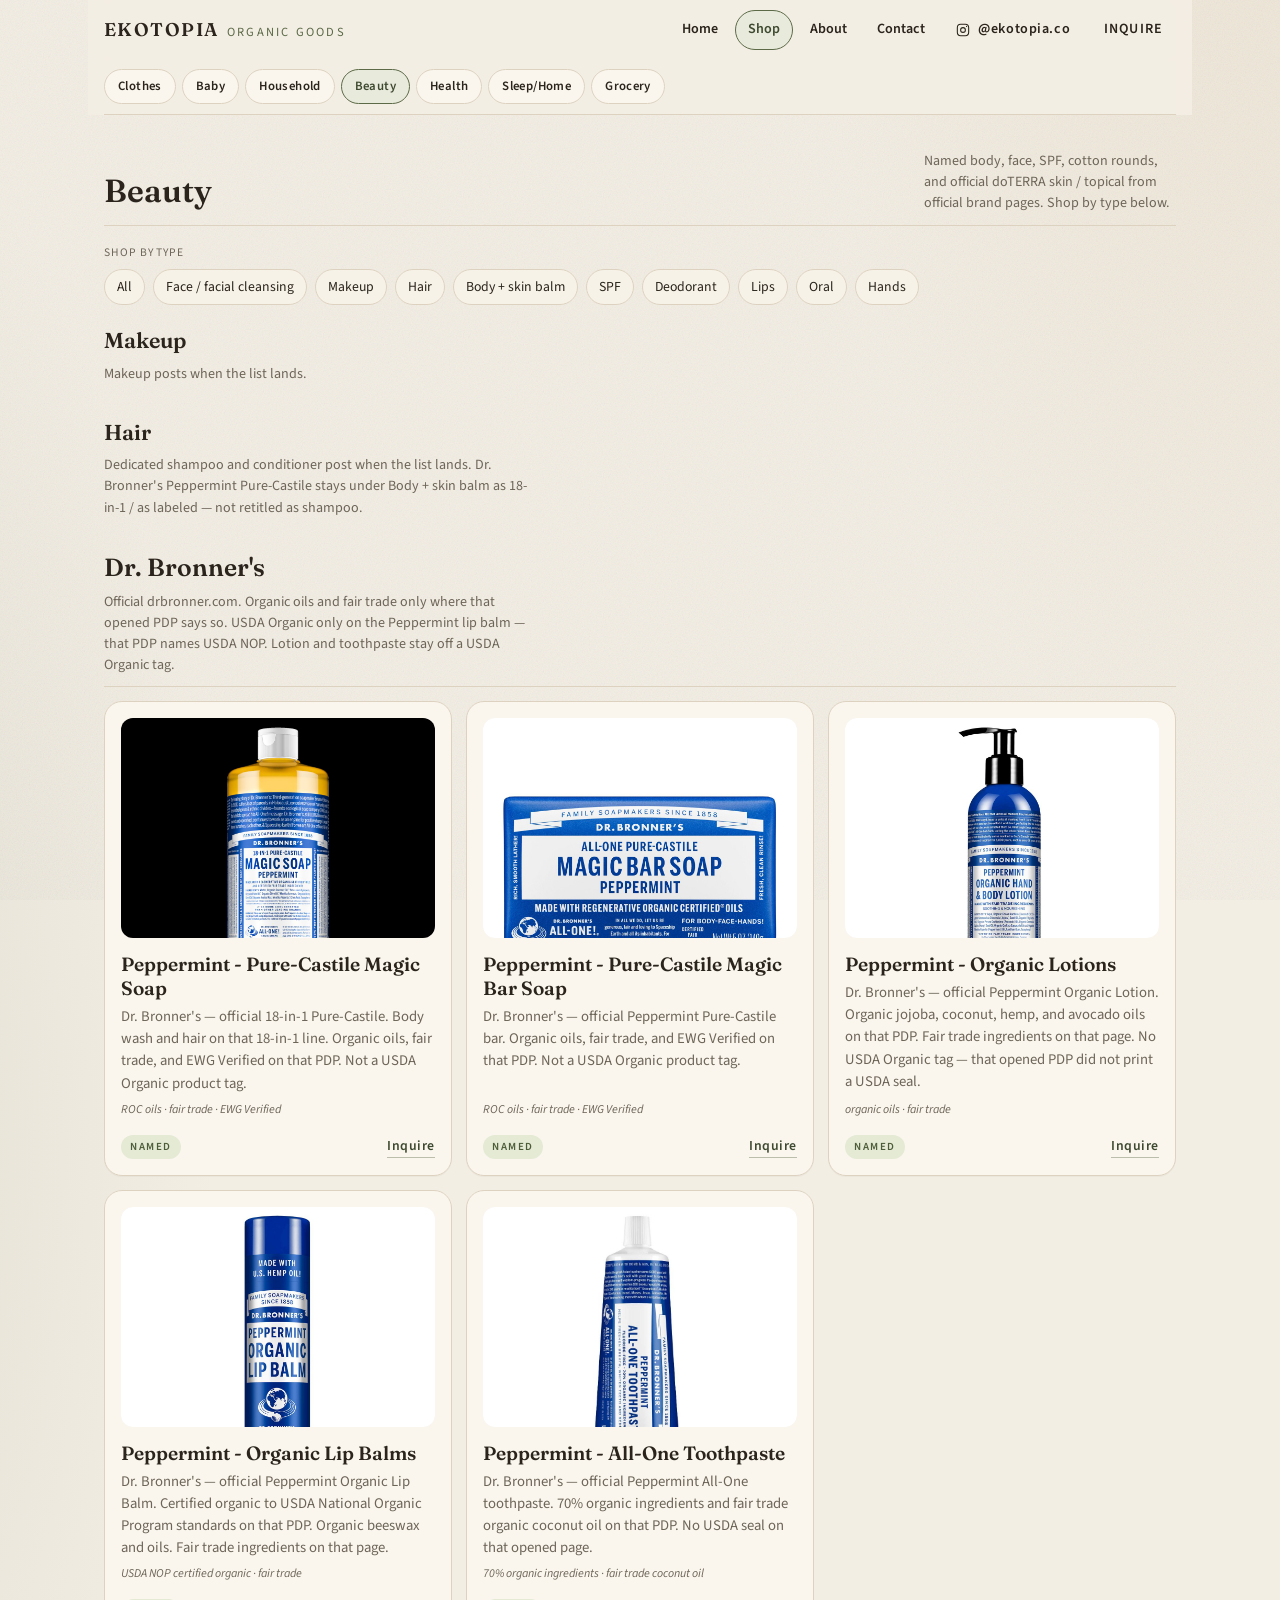
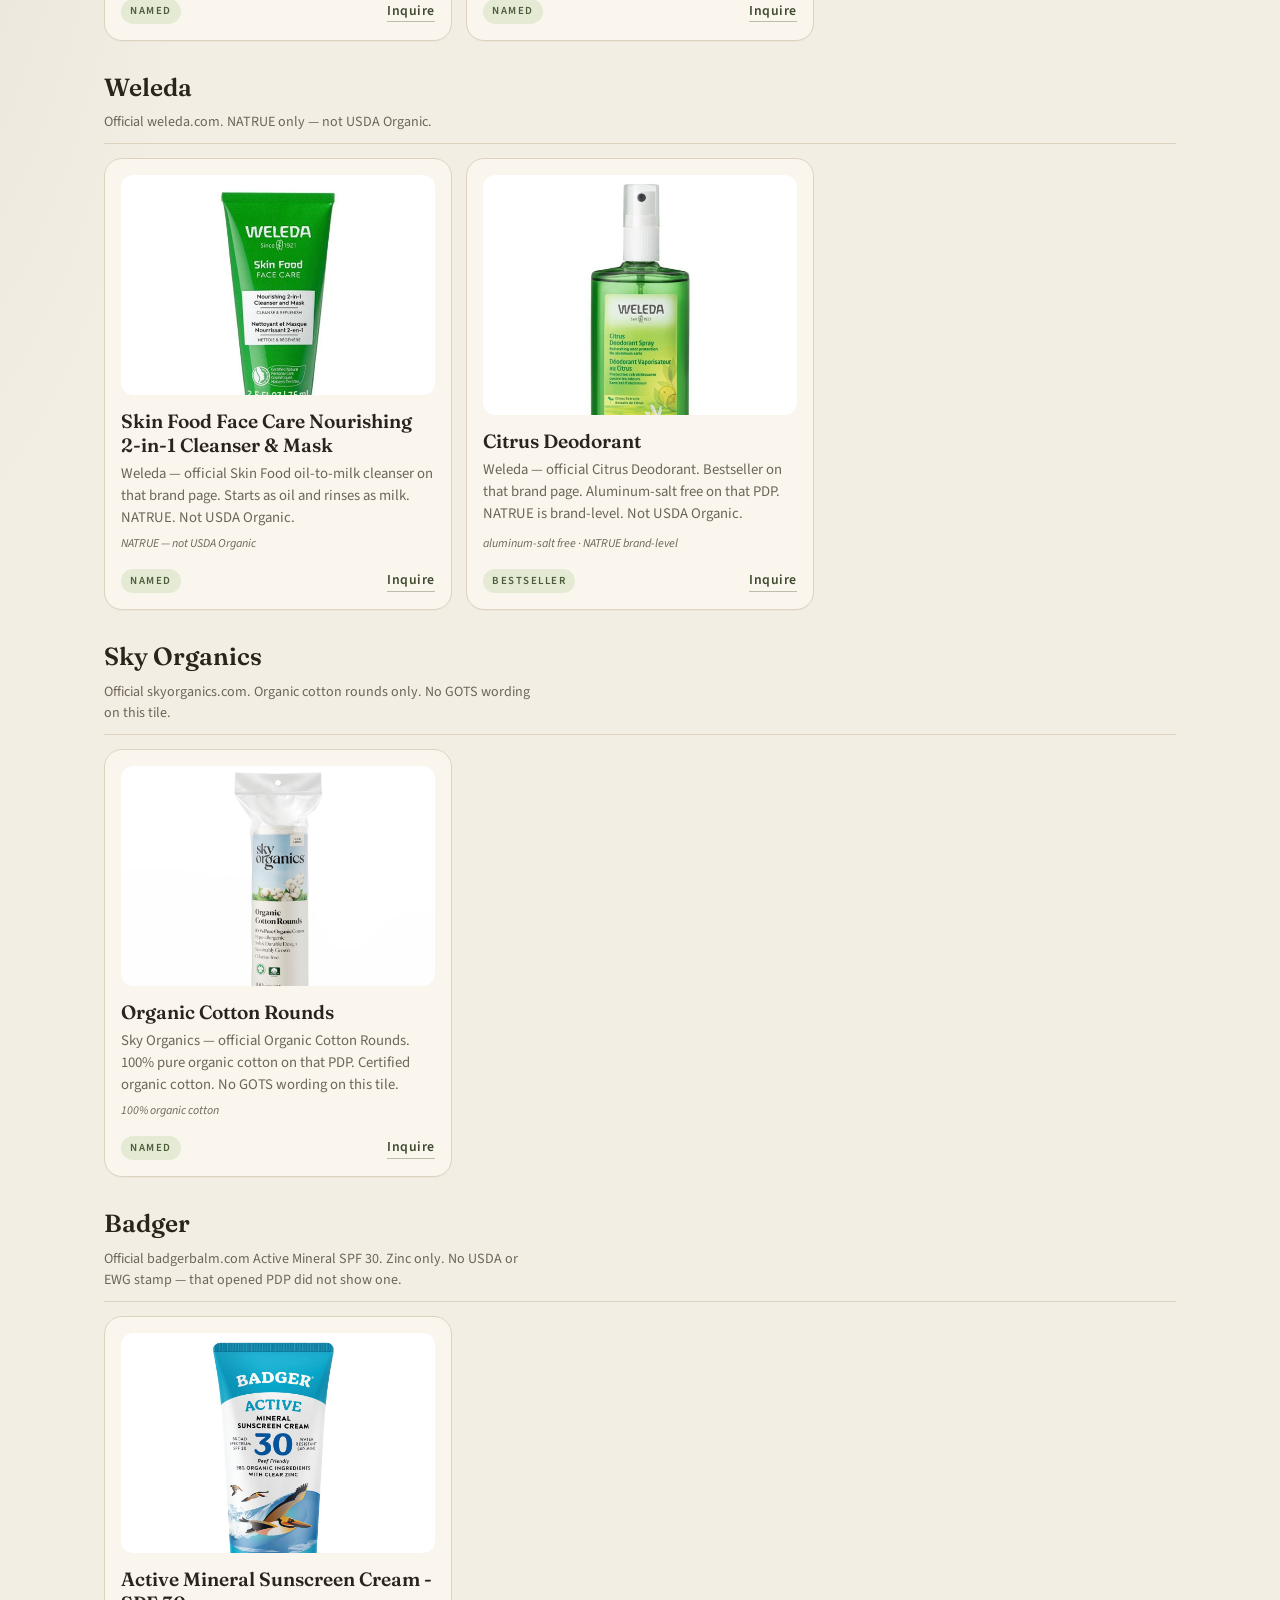
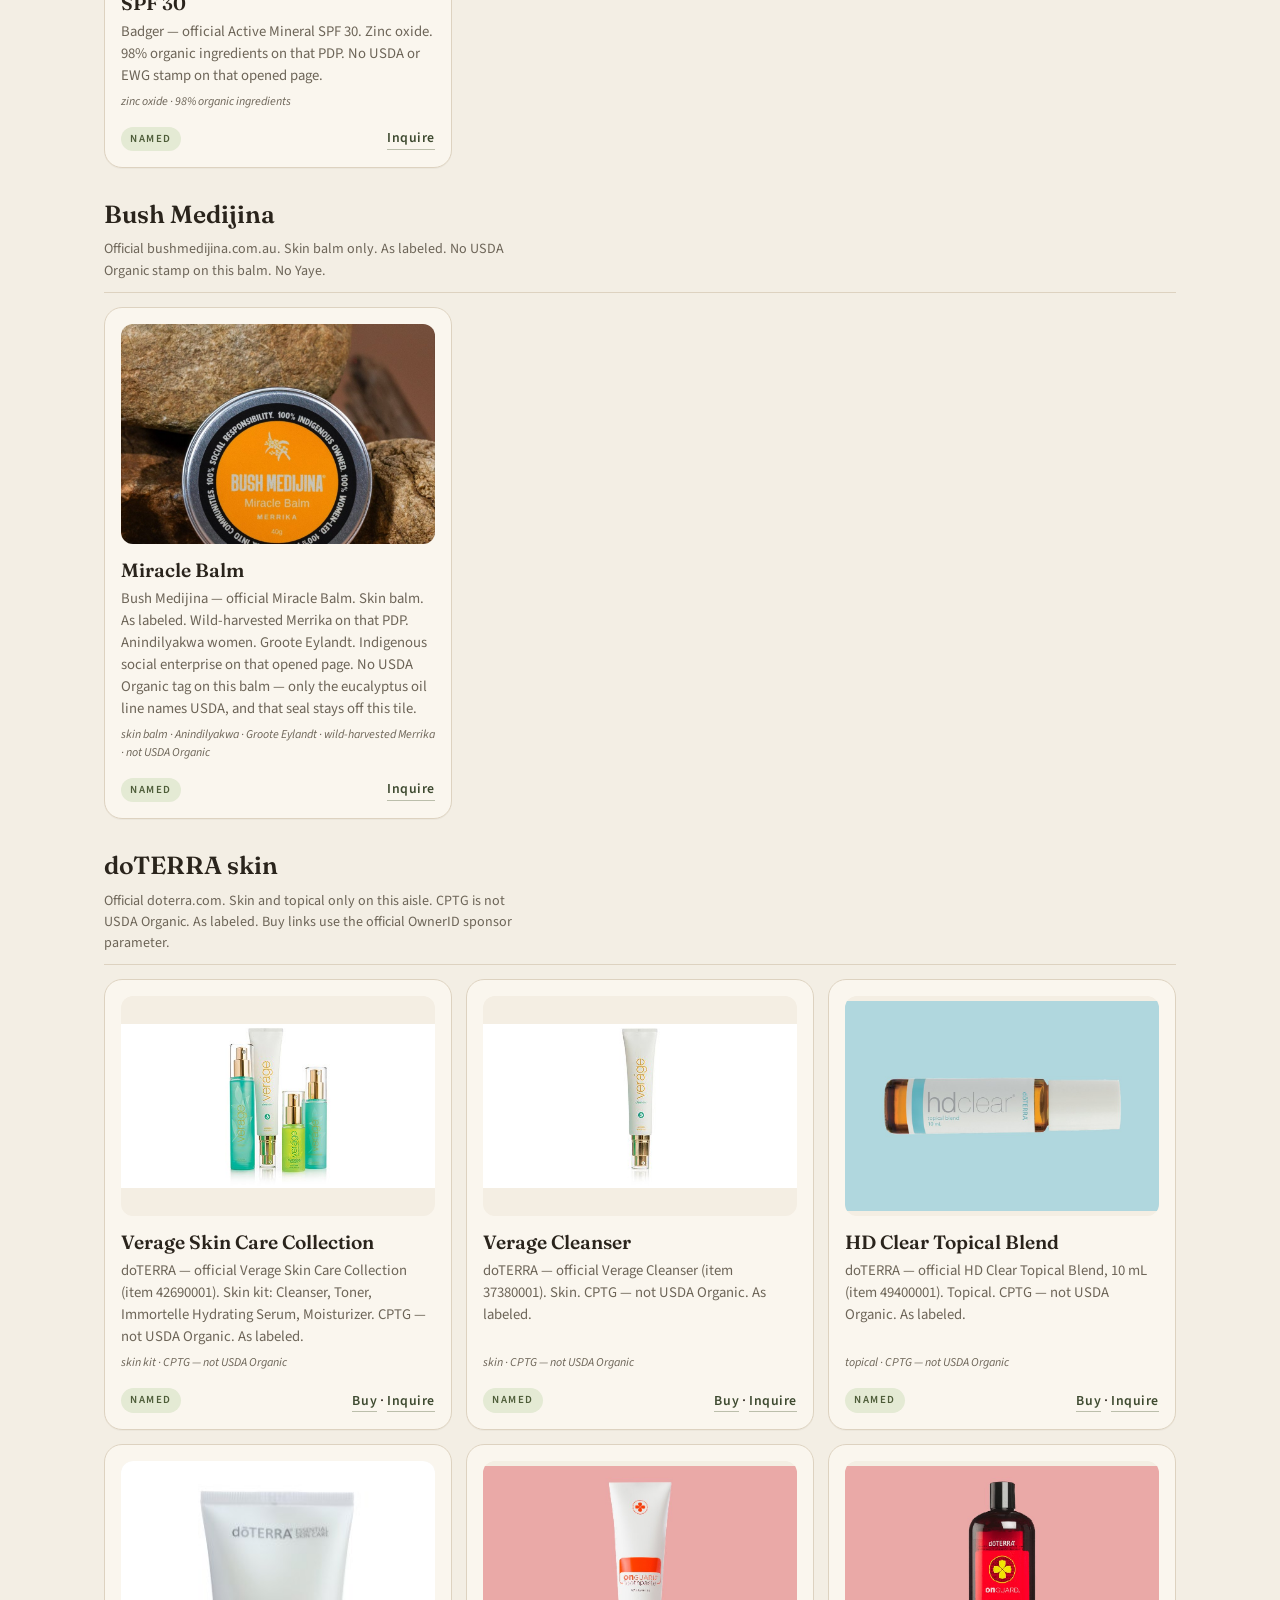
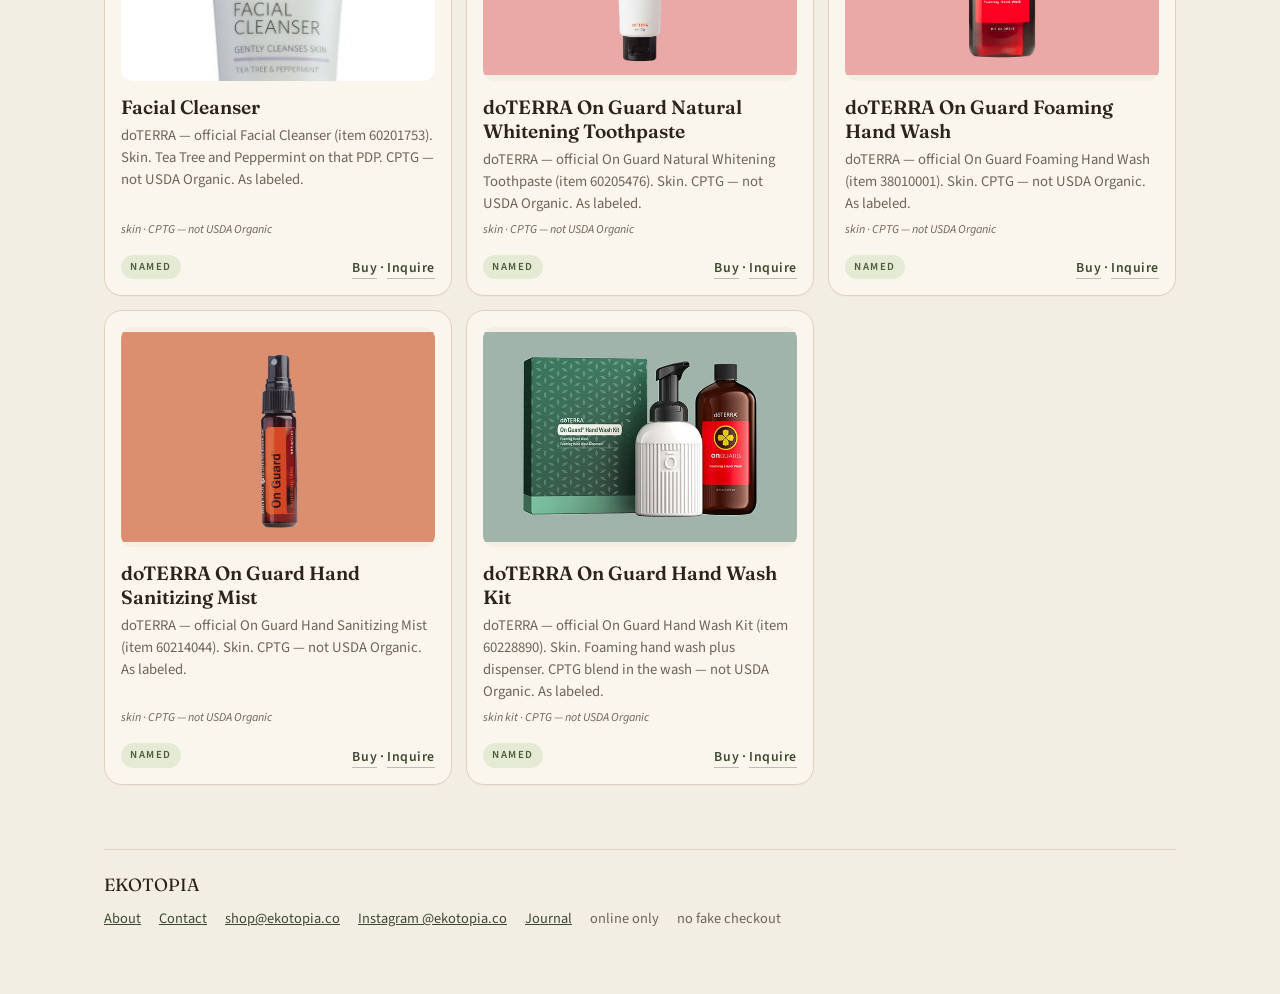
<file: beauty/index.html>
<!DOCTYPE html>
<html lang="en">
<head>
  <meta charset="UTF-8">
  <meta name="viewport" content="width=device-width, initial-scale=1.0, viewport-fit=cover">
  <meta name="theme-color" content="#f3eee4">
  <meta name="description" content="EKOTOPIA Beauty — named body, face, SPF, and skin care. Catalog + inquire only.">
  <title>Beauty · EKOTOPIA</title>
  <link rel="canonical" href="https://ekotopia.co/beauty/">
  <link rel="preconnect" href="https://fonts.googleapis.com">
  <link rel="preconnect" href="https://fonts.gstatic.com" crossorigin>
  <link href="https://fonts.googleapis.com/css2?family=Fraunces:opsz,wght@9..144,500;9..144,600;9..144,700&family=Source+Sans+3:ital,wght@0,400;0,500;0,600;1,400&display=swap" rel="stylesheet">
  <link rel="stylesheet" href="/css/site.css">
</head>
<body>
  <div class="page">
    <div class="site-chrome">
    <header class="site-header">
      <a class="brand" href="/">
        <div class="brand-mark">
          <strong>EKOTOPIA</strong>
          <span>Organic goods</span>
        </div>
      </a>
      <button class="menu-toggle" type="button" aria-expanded="false" aria-controls="site-nav" aria-label="Open menu">
        <span></span><span></span><span></span>
      </button>
      <nav class="site-nav" id="site-nav" aria-label="Site">
        <a href="/">Home</a>
        <div class="nav-shop is-current">
          <button class="nav-shop-btn" type="button" aria-expanded="false" aria-controls="shop-menu">Shop</button>
          <div class="nav-shop-menu" id="shop-menu">
          <a href="/clothes/">Clothes</a>
          <a href="/baby/">Baby</a>
          <a href="/household/">Household</a>
          <a href="/beauty/" aria-current="page">Beauty</a>
          <a href="/health/">Health</a>
          <a href="/sleep/">Sleep/Home</a>
          <a href="/grocery/">Grocery</a>
          </div>
        </div>
        <a href="/about/">About</a>
        <a href="/contact/">Contact</a>
        <a class="ig-follow ig-follow-nav" href="https://www.instagram.com/ekotopia.co/" target="_blank" rel="noopener noreferrer">
          <svg viewBox="0 0 24 24" fill="none" stroke="currentColor" stroke-width="1.6" aria-hidden="true"><rect x="3.5" y="3.5" width="17" height="17" rx="5"/><circle cx="12" cy="12" r="3.6"/><circle cx="17.4" cy="6.6" r="0.9" fill="currentColor" stroke="none"/></svg>
          <span>@ekotopia.co</span>
        </a>
        <a class="inquire-cta" href="/contact/">Inquire</a>
      </nav>
    </header>
    <nav class="aisle-bar" aria-label="Shop aisles">
      <a href="/clothes/">Clothes</a>
      <a href="/baby/">Baby</a>
      <a href="/household/">Household</a>
      <a href="/beauty/" class="is-active">Beauty</a>
      <a href="/health/">Health</a>
      <a href="/sleep/">Sleep/Home</a>
      <a href="/grocery/">Grocery</a>
    </nav>
    </div>

    <section class="aisle" id="beauty">
      <div class="aisle-head">
        <h2>Beauty</h2>
        <p>Named body, face, SPF, cotton rounds, and official doTERRA skin / topical from official brand pages. Shop by type below.</p>
      </div>
      <div class="aisle-types beauty-types cut-group" data-aisle-types="beauty">
        <p class="cut-label">Shop by type</p>
        <div class="cut-row">
          <button type="button" class="type-cut-btn beauty-cut-btn" data-aisle-type="beauty" data-type="" data-beauty-cut="">All</button>
          <button type="button" class="type-cut-btn beauty-cut-btn" data-aisle-type="beauty" data-type="face" data-beauty-cut="face">Face / facial cleansing</button>
          <button type="button" class="type-cut-btn beauty-cut-btn" data-aisle-type="beauty" data-type="makeup" data-beauty-cut="makeup">Makeup</button>
          <button type="button" class="type-cut-btn beauty-cut-btn" data-aisle-type="beauty" data-type="hair" data-beauty-cut="hair">Hair</button>
          <button type="button" class="type-cut-btn beauty-cut-btn" data-aisle-type="beauty" data-type="body" data-beauty-cut="body">Body + skin balm</button>
          <button type="button" class="type-cut-btn beauty-cut-btn" data-aisle-type="beauty" data-type="spf" data-beauty-cut="spf">SPF</button>
          <button type="button" class="type-cut-btn beauty-cut-btn" data-aisle-type="beauty" data-type="deodorant" data-beauty-cut="deodorant">Deodorant</button>
          <button type="button" class="type-cut-btn beauty-cut-btn" data-aisle-type="beauty" data-type="lips" data-beauty-cut="lips">Lips</button>
          <button type="button" class="type-cut-btn beauty-cut-btn" data-aisle-type="beauty" data-type="oral" data-beauty-cut="oral">Oral</button>
          <button type="button" class="type-cut-btn beauty-cut-btn" data-aisle-type="beauty" data-type="hands" data-beauty-cut="hands">Hands</button>
        </div>
        <p class="cut-status" id="beauty-cut-status"></p>
      </div>
      <div class="beauty-shell" data-beauty-shell="makeup" id="beauty-makeup">
        <h3>Makeup</h3>
        <p>Makeup posts when the list lands.</p>
      </div>
      <div class="beauty-shell" data-beauty-shell="hair" id="beauty-hair">
        <h3>Hair</h3>
        <p>Dedicated shampoo and conditioner post when the list lands. Dr. Bronner&#x27;s Peppermint Pure-Castile stays under Body + skin balm as 18-in-1 / as labeled — not retitled as shampoo.</p>
      </div>
      <div class="brand-line">
        <h3>Dr. Bronner&#x27;s</h3>
        <p>Official drbronner.com. Organic oils and fair trade only where that opened PDP says so. USDA Organic only on the Peppermint lip balm — that PDP names USDA NOP. Lotion and toothpaste stay off a USDA Organic tag.</p>
      </div>
      <div class="grid">
        <article class="card" id="bronner-peppermint-castile-beauty" data-fairtrade="yes" data-beauty="body">
          <div class="photo">
            <img src="/img/cleaning/bronner-peppermint-castile.jpg" alt="Peppermint - Pure-Castile Magic Soap" width="600" height="800" loading="lazy">
          </div>
          <h3>Peppermint - Pure-Castile Magic Soap</h3>
          <p class="what">Dr. Bronner&#x27;s — official 18-in-1 Pure-Castile. Body wash and hair on that 18-in-1 line. Organic oils, fair trade, and EWG Verified on that PDP. Not a USDA Organic product tag.</p>
          <p class="fiber">ROC oils · fair trade · EWG Verified</p>
          <div class="row">
            <span class="chip live">named</span>
            <a class="card-link" href="mailto:shop@ekotopia.co?subject=EKOTOPIA%20inquiry%20%E2%80%94%20Peppermint%20-%20Pure-Castile%20Magic%20Soap">Inquire</a>
          </div>
        </article>
        <article class="card" id="bronner-peppermint-castile-bar" data-fairtrade="yes" data-beauty="body">
          <div class="photo">
            <img src="/img/beauty/bronner-peppermint-castile-bar.jpg" alt="Peppermint - Pure-Castile Magic Bar Soap" width="600" height="800" loading="lazy">
          </div>
          <h3>Peppermint - Pure-Castile Magic Bar Soap</h3>
          <p class="what">Dr. Bronner&#x27;s — official Peppermint Pure-Castile bar. Organic oils, fair trade, and EWG Verified on that PDP. Not a USDA Organic product tag.</p>
          <p class="fiber">ROC oils · fair trade · EWG Verified</p>
          <div class="row">
            <span class="chip live">named</span>
            <a class="card-link" href="mailto:shop@ekotopia.co?subject=EKOTOPIA%20inquiry%20%E2%80%94%20Peppermint%20-%20Pure-Castile%20Magic%20Bar%20Soap">Inquire</a>
          </div>
        </article>
        <article class="card" id="bronner-peppermint-organic-lotion" data-fairtrade="yes" data-beauty="body">
          <div class="photo">
            <img src="/img/beauty/bronner-peppermint-organic-lotion.jpg" alt="Peppermint - Organic Lotions" width="600" height="800" loading="lazy">
          </div>
          <h3>Peppermint - Organic Lotions</h3>
          <p class="what">Dr. Bronner&#x27;s — official Peppermint Organic Lotion. Organic jojoba, coconut, hemp, and avocado oils on that PDP. Fair trade ingredients on that page. No USDA Organic tag — that opened PDP did not print a USDA seal.</p>
          <p class="fiber">organic oils · fair trade</p>
          <div class="row">
            <span class="chip live">named</span>
            <a class="card-link" href="mailto:shop@ekotopia.co?subject=EKOTOPIA%20inquiry%20%E2%80%94%20Peppermint%20-%20Organic%20Lotions">Inquire</a>
          </div>
        </article>
        <article class="card" id="bronner-peppermint-organic-lip-balm" data-fairtrade="yes" data-beauty="lips">
          <div class="photo">
            <img src="/img/beauty/bronner-peppermint-organic-lip-balm.jpg" alt="Peppermint - Organic Lip Balms" width="600" height="800" loading="lazy">
          </div>
          <h3>Peppermint - Organic Lip Balms</h3>
          <p class="what">Dr. Bronner&#x27;s — official Peppermint Organic Lip Balm. Certified organic to USDA National Organic Program standards on that PDP. Organic beeswax and oils. Fair trade ingredients on that page.</p>
          <p class="fiber">USDA NOP certified organic · fair trade</p>
          <div class="row">
            <span class="chip live">named</span>
            <a class="card-link" href="mailto:shop@ekotopia.co?subject=EKOTOPIA%20inquiry%20%E2%80%94%20Peppermint%20-%20Organic%20Lip%20Balms">Inquire</a>
          </div>
        </article>
        <article class="card" id="bronner-peppermint-toothpaste" data-fairtrade="yes" data-beauty="oral">
          <div class="photo">
            <img src="/img/beauty/bronner-peppermint-all-one-toothpaste.jpg" alt="Peppermint - All-One Toothpaste" width="600" height="800" loading="lazy">
          </div>
          <h3>Peppermint - All-One Toothpaste</h3>
          <p class="what">Dr. Bronner&#x27;s — official Peppermint All-One toothpaste. 70% organic ingredients and fair trade organic coconut oil on that PDP. No USDA seal on that opened page.</p>
          <p class="fiber">70% organic ingredients · fair trade coconut oil</p>
          <div class="row">
            <span class="chip live">named</span>
            <a class="card-link" href="mailto:shop@ekotopia.co?subject=EKOTOPIA%20inquiry%20%E2%80%94%20Peppermint%20-%20All-One%20Toothpaste">Inquire</a>
          </div>
        </article>
      </div>
      <div class="brand-line">
        <h3>Weleda</h3>
        <p>Official weleda.com. NATRUE only — not USDA Organic.</p>
      </div>
      <div class="grid">
        <article class="card" id="weleda-skin-food-cleanser" data-beauty="face">
          <div class="photo">
            <img src="/img/beauty/weleda-skin-food-oil-to-milk-cleanser.jpg" alt="Skin Food Face Care Nourishing 2-in-1 Cleanser &amp; Mask" width="600" height="800" loading="lazy">
          </div>
          <h3>Skin Food Face Care Nourishing 2-in-1 Cleanser &amp; Mask</h3>
          <p class="what">Weleda — official Skin Food oil-to-milk cleanser on that brand page. Starts as oil and rinses as milk. NATRUE. Not USDA Organic.</p>
          <p class="fiber">NATRUE — not USDA Organic</p>
          <div class="row">
            <span class="chip live">named</span>
            <a class="card-link" href="mailto:shop@ekotopia.co?subject=EKOTOPIA%20inquiry%20%E2%80%94%20Weleda%20Skin%20Food%20Face%20Care%20Nourishing%202-in-1%20Cleanser%20%26%20Mask">Inquire</a>
          </div>
        </article>
        <article class="card featured" id="weleda-citrus-deodorant" data-beauty="deodorant">
          <div class="photo">
            <img src="/img/beauty/weleda-citrus-deodorant.jpg" alt="Citrus Deodorant" width="600" height="800" loading="lazy">
          </div>
          <h3>Citrus Deodorant</h3>
          <p class="what">Weleda — official Citrus Deodorant. Bestseller on that brand page. Aluminum-salt free on that PDP. NATRUE is brand-level. Not USDA Organic.</p>
          <p class="fiber">aluminum-salt free · NATRUE brand-level</p>
          <div class="row">
            <span class="chip live bestseller">bestseller</span>
            <a class="card-link" href="mailto:shop@ekotopia.co?subject=EKOTOPIA%20inquiry%20%E2%80%94%20Weleda%20Citrus%20Deodorant">Inquire</a>
          </div>
        </article>
      </div>
      <div class="brand-line">
        <h3>Sky Organics</h3>
        <p>Official skyorganics.com. Organic cotton rounds only. No GOTS wording on this tile.</p>
      </div>
      <div class="grid">
        <article class="card" id="sky-organics-cotton-rounds" data-fabric="organic-cotton" data-beauty="face">
          <div class="photo">
            <img src="/img/beauty/sky-organics-organic-cotton-rounds.jpg" alt="Organic Cotton Rounds" width="600" height="800" loading="lazy">
          </div>
          <h3>Organic Cotton Rounds</h3>
          <p class="what">Sky Organics — official Organic Cotton Rounds. 100% pure organic cotton on that PDP. Certified organic cotton. No GOTS wording on this tile.</p>
          <p class="fiber">100% organic cotton</p>
          <div class="row">
            <span class="chip live">named</span>
            <a class="card-link" href="mailto:shop@ekotopia.co?subject=EKOTOPIA%20inquiry%20%E2%80%94%20Sky%20Organics%20Organic%20Cotton%20Rounds">Inquire</a>
          </div>
        </article>
      </div>
      <div class="brand-line">
        <h3>Badger</h3>
        <p>Official badgerbalm.com Active Mineral SPF 30. Zinc only. No USDA or EWG stamp — that opened PDP did not show one.</p>
      </div>
      <div class="grid">
        <article class="card" id="badger-active-mineral-spf-30" data-beauty="spf">
          <div class="photo">
            <img src="/img/beauty/badger-active-mineral-spf-30.jpg" alt="Active Mineral Sunscreen Cream - SPF 30" width="600" height="800" loading="lazy">
          </div>
          <h3>Active Mineral Sunscreen Cream - SPF 30</h3>
          <p class="what">Badger — official Active Mineral SPF 30. Zinc oxide. 98% organic ingredients on that PDP. No USDA or EWG stamp on that opened page.</p>
          <p class="fiber">zinc oxide · 98% organic ingredients</p>
          <div class="row">
            <span class="chip live">named</span>
            <a class="card-link" href="mailto:shop@ekotopia.co?subject=EKOTOPIA%20inquiry%20%E2%80%94%20Badger%20Active%20Mineral%20Sunscreen%20Cream%20-%20SPF%2030">Inquire</a>
          </div>
        </article>
      </div>
      <div class="brand-line">
        <h3>Bush Medijina</h3>
        <p>Official bushmedijina.com.au. Skin balm only. As labeled. No USDA Organic stamp on this balm. No Yaye.</p>
      </div>
      <div class="grid">
        <article class="card" id="bush-medijina-miracle-balm" data-indigenous="yes" data-beauty="body">
          <div class="photo">
            <img src="/img/beauty/bush-medijina-miracle-balm.jpg" alt="Miracle Balm" width="600" height="800" loading="lazy">
          </div>
          <h3>Miracle Balm</h3>
          <p class="what">Bush Medijina — official Miracle Balm. Skin balm. As labeled. Wild-harvested Merrika on that PDP. Anindilyakwa women. Groote Eylandt. Indigenous social enterprise on that opened page. No USDA Organic tag on this balm — only the eucalyptus oil line names USDA, and that seal stays off this tile.</p>
          <p class="fiber">skin balm · Anindilyakwa · Groote Eylandt · wild-harvested Merrika · not USDA Organic</p>
          <div class="row">
            <span class="chip live">named</span>
            <a class="card-link" href="mailto:shop@ekotopia.co?subject=EKOTOPIA%20inquiry%20%E2%80%94%20Bush%20Medijina%20Miracle%20Balm">Inquire</a>
          </div>
        </article>
      </div>
      <div class="brand-line">
        <h3>doTERRA skin</h3>
        <p>Official doterra.com. Skin and topical only on this aisle. CPTG is not USDA Organic. As labeled. Buy links use the official OwnerID sponsor parameter.</p>
      </div>
      <div class="grid">
        <article class="card" id="doterra-verage" data-beauty="face">
          <div class="photo">
            <img src="/img/doterra/verage-collection.jpg" alt="Verage Skin Care Collection" width="600" height="800" loading="lazy">
          </div>
          <h3>Verage Skin Care Collection</h3>
          <p class="what">doTERRA — official Verage Skin Care Collection (item 42690001). Skin kit: Cleanser, Toner, Immortelle Hydrating Serum, Moisturizer. CPTG — not USDA Organic. As labeled.</p>
          <p class="fiber">skin kit · CPTG — not USDA Organic</p>
          <div class="row">
            <span class="chip live">named</span>
            <span>
              <a class="card-link" href="https://www.doterra.com/US/en/p/personal-care-verage-skin-care-collection?OwnerID=125949" target="_blank" rel="noopener noreferrer">Buy</a>
              ·
              <a class="card-link" href="mailto:shop@ekotopia.co?subject=EKOTOPIA%20inquiry%20%E2%80%94%20Verage%20Skin%20Care%20Collection%20%E2%80%94%20125949">Inquire</a>
            </span>
          </div>
        </article>
        <article class="card" id="doterra-verage-cleanser" data-beauty="face">
          <div class="photo">
            <img src="/img/doterra/verage-cleanser.jpg" alt="Verage Cleanser" width="600" height="800" loading="lazy">
          </div>
          <h3>Verage Cleanser</h3>
          <p class="what">doTERRA — official Verage Cleanser (item 37380001). Skin. CPTG — not USDA Organic. As labeled.</p>
          <p class="fiber">skin · CPTG — not USDA Organic</p>
          <div class="row">
            <span class="chip live">named</span>
            <span>
              <a class="card-link" href="https://www.doterra.com/US/en/p/personal-care-verage-cleanser?OwnerID=125949" target="_blank" rel="noopener noreferrer">Buy</a>
              ·
              <a class="card-link" href="mailto:shop@ekotopia.co?subject=EKOTOPIA%20inquiry%20%E2%80%94%20Verage%20Cleanser%20%E2%80%94%20125949">Inquire</a>
            </span>
          </div>
        </article>
        <article class="card" id="doterra-hd-clear" data-beauty="face">
          <div class="photo">
            <img src="/img/doterra/hd-clear.jpg" alt="HD Clear Topical Blend" width="600" height="800" loading="lazy">
          </div>
          <h3>HD Clear Topical Blend</h3>
          <p class="what">doTERRA — official HD Clear Topical Blend, 10 mL (item 49400001). Topical. CPTG — not USDA Organic. As labeled.</p>
          <p class="fiber">topical · CPTG — not USDA Organic</p>
          <div class="row">
            <span class="chip live">named</span>
            <span>
              <a class="card-link" href="https://www.doterra.com/US/en/p/hd-clear-oil?OwnerID=125949" target="_blank" rel="noopener noreferrer">Buy</a>
              ·
              <a class="card-link" href="mailto:shop@ekotopia.co?subject=EKOTOPIA%20inquiry%20%E2%80%94%20HD%20Clear%20Topical%20Blend%20%E2%80%94%20125949">Inquire</a>
            </span>
          </div>
        </article>
        <article class="card" id="doterra-facial-cleanser" data-beauty="face">
          <div class="photo">
            <img src="/img/doterra/facial-cleanser.jpg" alt="Facial Cleanser" width="600" height="800" loading="lazy">
          </div>
          <h3>Facial Cleanser</h3>
          <p class="what">doTERRA — official Facial Cleanser (item 60201753). Skin. Tea Tree and Peppermint on that PDP. CPTG — not USDA Organic. As labeled.</p>
          <p class="fiber">skin · CPTG — not USDA Organic</p>
          <div class="row">
            <span class="chip live">named</span>
            <span>
              <a class="card-link" href="https://www.doterra.com/US/en/p/personal-care-facial-cleanser?OwnerID=125949" target="_blank" rel="noopener noreferrer">Buy</a>
              ·
              <a class="card-link" href="mailto:shop@ekotopia.co?subject=EKOTOPIA%20inquiry%20%E2%80%94%20doTERRA%20Facial%20Cleanser%20%E2%80%94%20125949">Inquire</a>
            </span>
          </div>
        </article>
        <article class="card" id="doterra-onguard-toothpaste" data-beauty="oral">
          <div class="photo">
            <img src="/img/doterra/onguard-toothpaste.jpg" alt="doTERRA On Guard Natural Whitening Toothpaste" width="600" height="800" loading="lazy">
          </div>
          <h3>doTERRA On Guard Natural Whitening Toothpaste</h3>
          <p class="what">doTERRA — official On Guard Natural Whitening Toothpaste (item 60205476). Skin. CPTG — not USDA Organic. As labeled.</p>
          <p class="fiber">skin · CPTG — not USDA Organic</p>
          <div class="row">
            <span class="chip live">named</span>
            <span>
              <a class="card-link" href="https://www.doterra.com/US/en/p/doterra-on-guard-natural-whitening-toothpaste?OwnerID=125949" target="_blank" rel="noopener noreferrer">Buy</a>
              ·
              <a class="card-link" href="mailto:shop@ekotopia.co?subject=EKOTOPIA%20inquiry%20%E2%80%94%20doTERRA%20On%20Guard%20Natural%20Whitening%20Toothpaste%20%E2%80%94%20125949">Inquire</a>
            </span>
          </div>
        </article>
        <article class="card" id="doterra-onguard-foaming-hand-wash-beauty" data-beauty="hands">
          <div class="photo">
            <img src="/img/doterra/onguard-hand-wash.jpg" alt="doTERRA On Guard Foaming Hand Wash" width="600" height="800" loading="lazy">
          </div>
          <h3>doTERRA On Guard Foaming Hand Wash</h3>
          <p class="what">doTERRA — official On Guard Foaming Hand Wash (item 38010001). Skin. CPTG — not USDA Organic. As labeled.</p>
          <p class="fiber">skin · CPTG — not USDA Organic</p>
          <div class="row">
            <span class="chip live">named</span>
            <span>
              <a class="card-link" href="https://www.doterra.com/US/en/p/doterra-on-guard-foaming-hand-wash?OwnerID=125949" target="_blank" rel="noopener noreferrer">Buy</a>
              ·
              <a class="card-link" href="mailto:shop@ekotopia.co?subject=EKOTOPIA%20inquiry%20%E2%80%94%20doTERRA%20On%20Guard%20Foaming%20Hand%20Wash%20%E2%80%94%20125949">Inquire</a>
            </span>
          </div>
        </article>
        <article class="card" id="doterra-onguard-sanitizing-mist-beauty" data-beauty="hands">
          <div class="photo">
            <img src="/img/doterra/onguard-mist.jpg" alt="doTERRA On Guard Hand Sanitizing Mist" width="600" height="800" loading="lazy">
          </div>
          <h3>doTERRA On Guard Hand Sanitizing Mist</h3>
          <p class="what">doTERRA — official On Guard Hand Sanitizing Mist (item 60214044). Skin. CPTG — not USDA Organic. As labeled.</p>
          <p class="fiber">skin · CPTG — not USDA Organic</p>
          <div class="row">
            <span class="chip live">named</span>
            <span>
              <a class="card-link" href="https://www.doterra.com/US/en/p/doterra-on-guard-sanitizing-mist?OwnerID=125949" target="_blank" rel="noopener noreferrer">Buy</a>
              ·
              <a class="card-link" href="mailto:shop@ekotopia.co?subject=EKOTOPIA%20inquiry%20%E2%80%94%20doTERRA%20On%20Guard%20Hand%20Sanitizing%20Mist%20%E2%80%94%20125949">Inquire</a>
            </span>
          </div>
        </article>
        <article class="card" id="doterra-onguard-hand-wash-kit" data-beauty="hands">
          <div class="photo">
            <img src="/img/doterra/on-guard-hand-wash-kit.jpg" alt="doTERRA On Guard Hand Wash Kit" width="600" height="800" loading="lazy">
          </div>
          <h3>doTERRA On Guard Hand Wash Kit</h3>
          <p class="what">doTERRA — official On Guard Hand Wash Kit (item 60228890). Skin. Foaming hand wash plus dispenser. CPTG blend in the wash — not USDA Organic. As labeled.</p>
          <p class="fiber">skin kit · CPTG — not USDA Organic</p>
          <div class="row">
            <span class="chip live">named</span>
            <span>
              <a class="card-link" href="https://www.doterra.com/US/en/p/on-guard-hand-wash-kit?OwnerID=125949" target="_blank" rel="noopener noreferrer">Buy</a>
              ·
              <a class="card-link" href="mailto:shop@ekotopia.co?subject=EKOTOPIA%20inquiry%20%E2%80%94%20doTERRA%20On%20Guard%20Hand%20Wash%20Kit%20%E2%80%94%20125949">Inquire</a>
            </span>
          </div>
        </article>
      </div>
    </section>

    <footer>
      <p class="foot-brand">EKOTOPIA</p>
      <ul>
        <li><a href="/about/">About</a></li>
        <li><a href="/contact/">Contact</a></li>
        <li><a href="mailto:shop@ekotopia.co">shop@ekotopia.co</a></li>
        <li><a href="https://www.instagram.com/ekotopia.co/" target="_blank" rel="noopener noreferrer">Instagram @ekotopia.co</a></li>
        <li><a href="/blog/did-you-know/">Journal</a></li>
        <li>online only</li>
        <li>no fake checkout</li>
      </ul>
    </footer>
  </div>
  <script src="/js/hashes.js"></script>
  <script src="/js/site.js"></script>
</body>
</html>
</file>
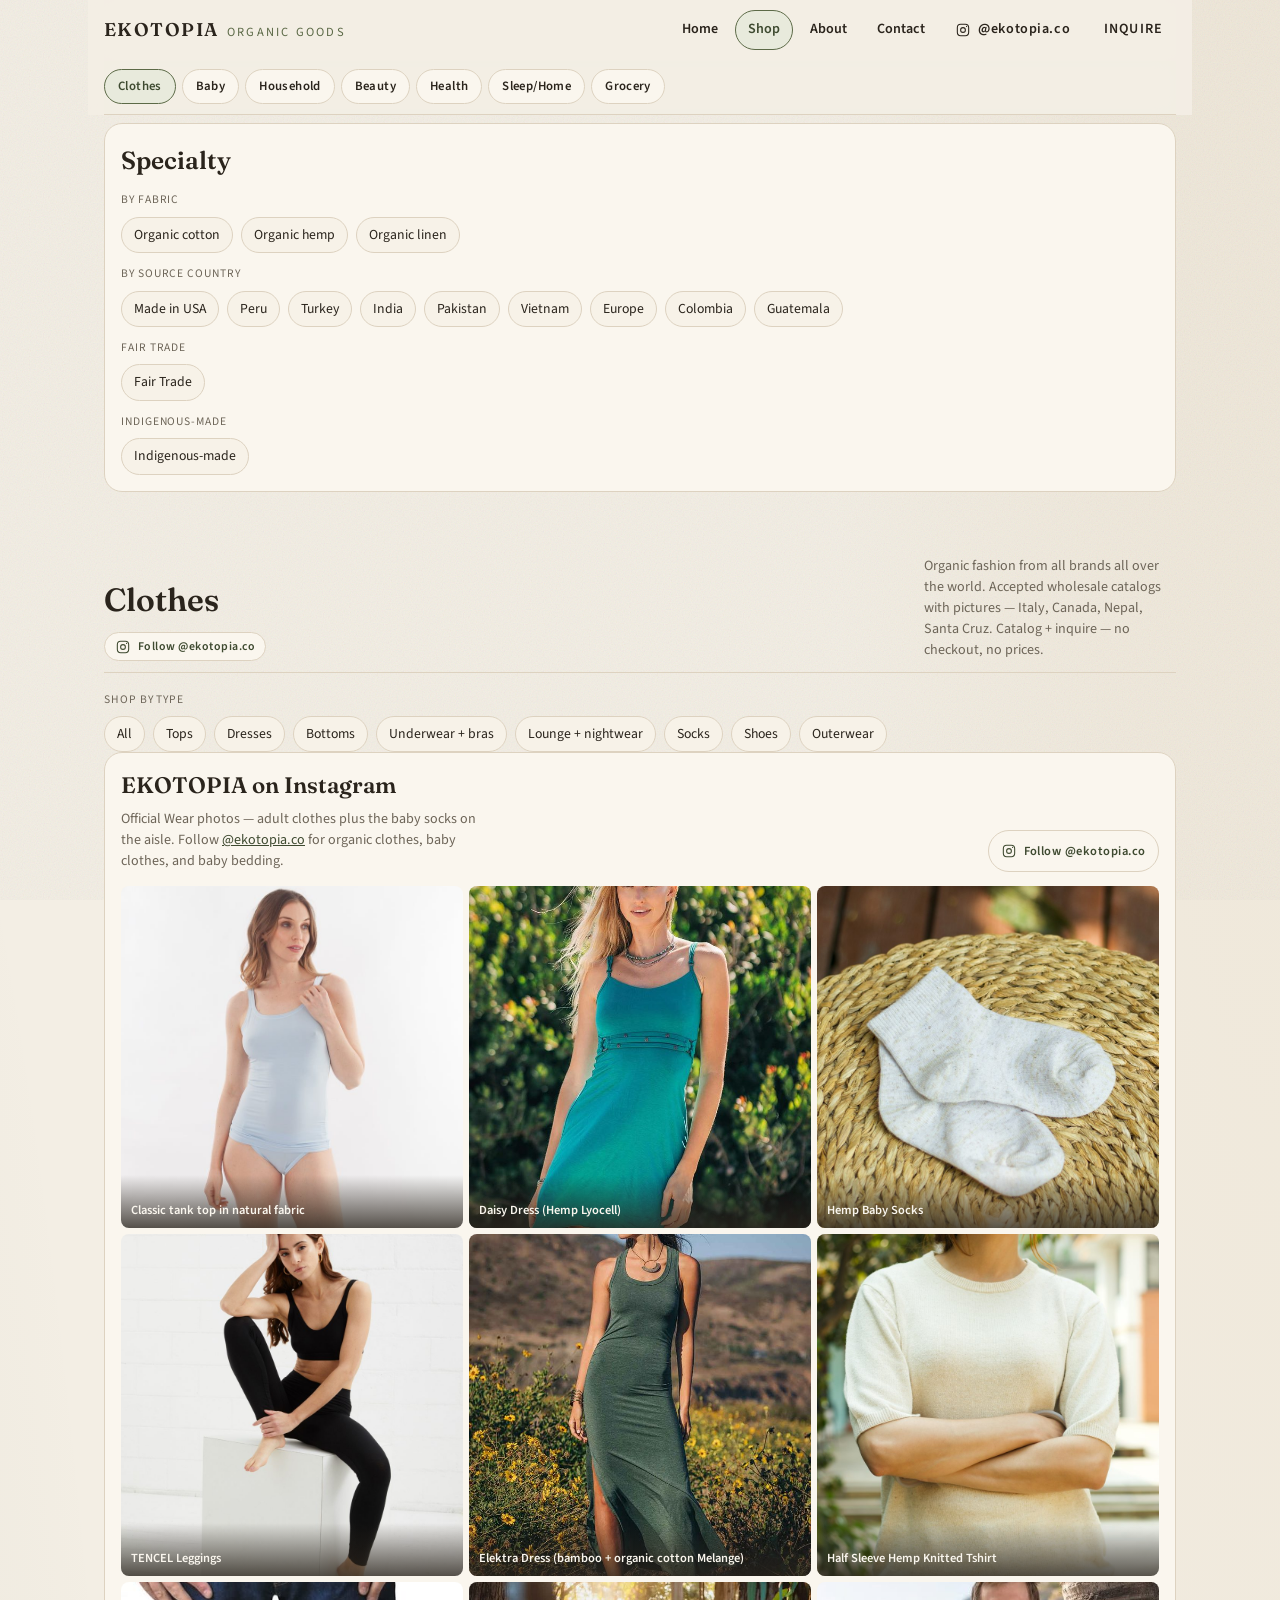
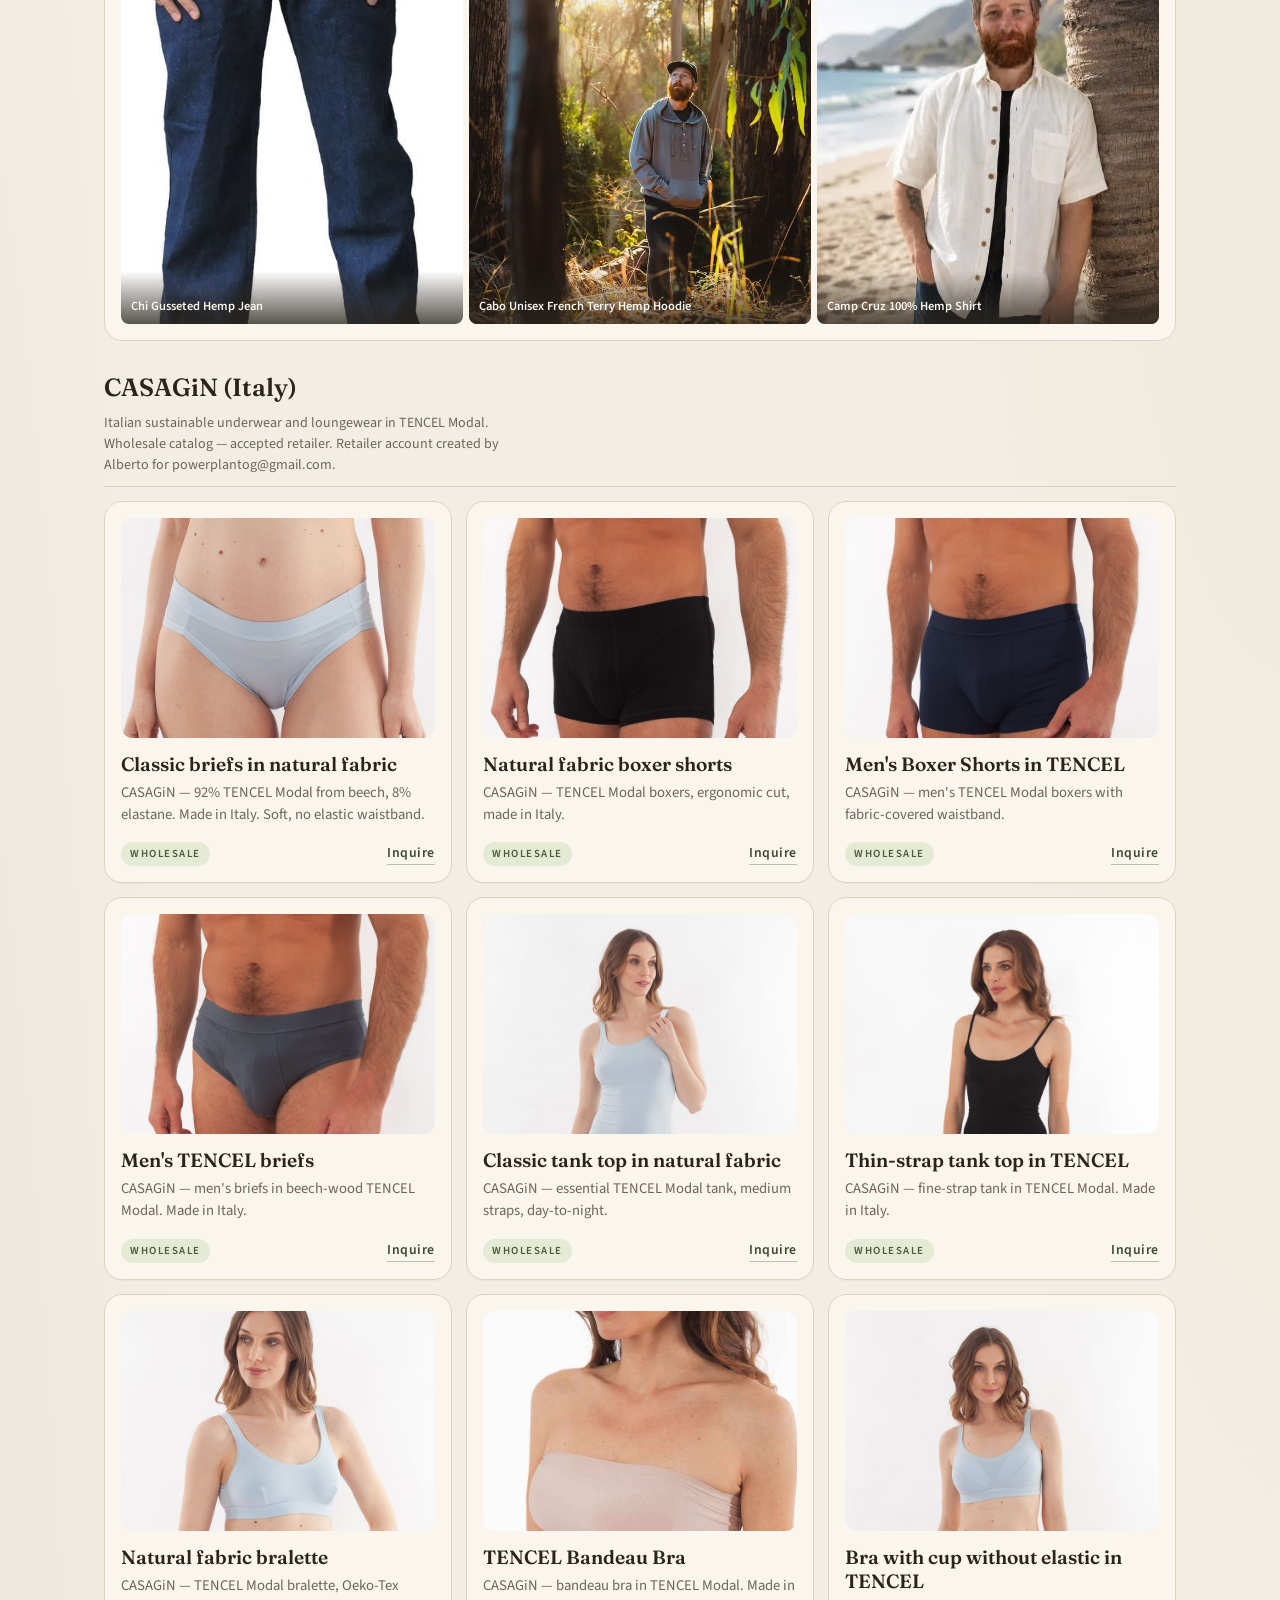
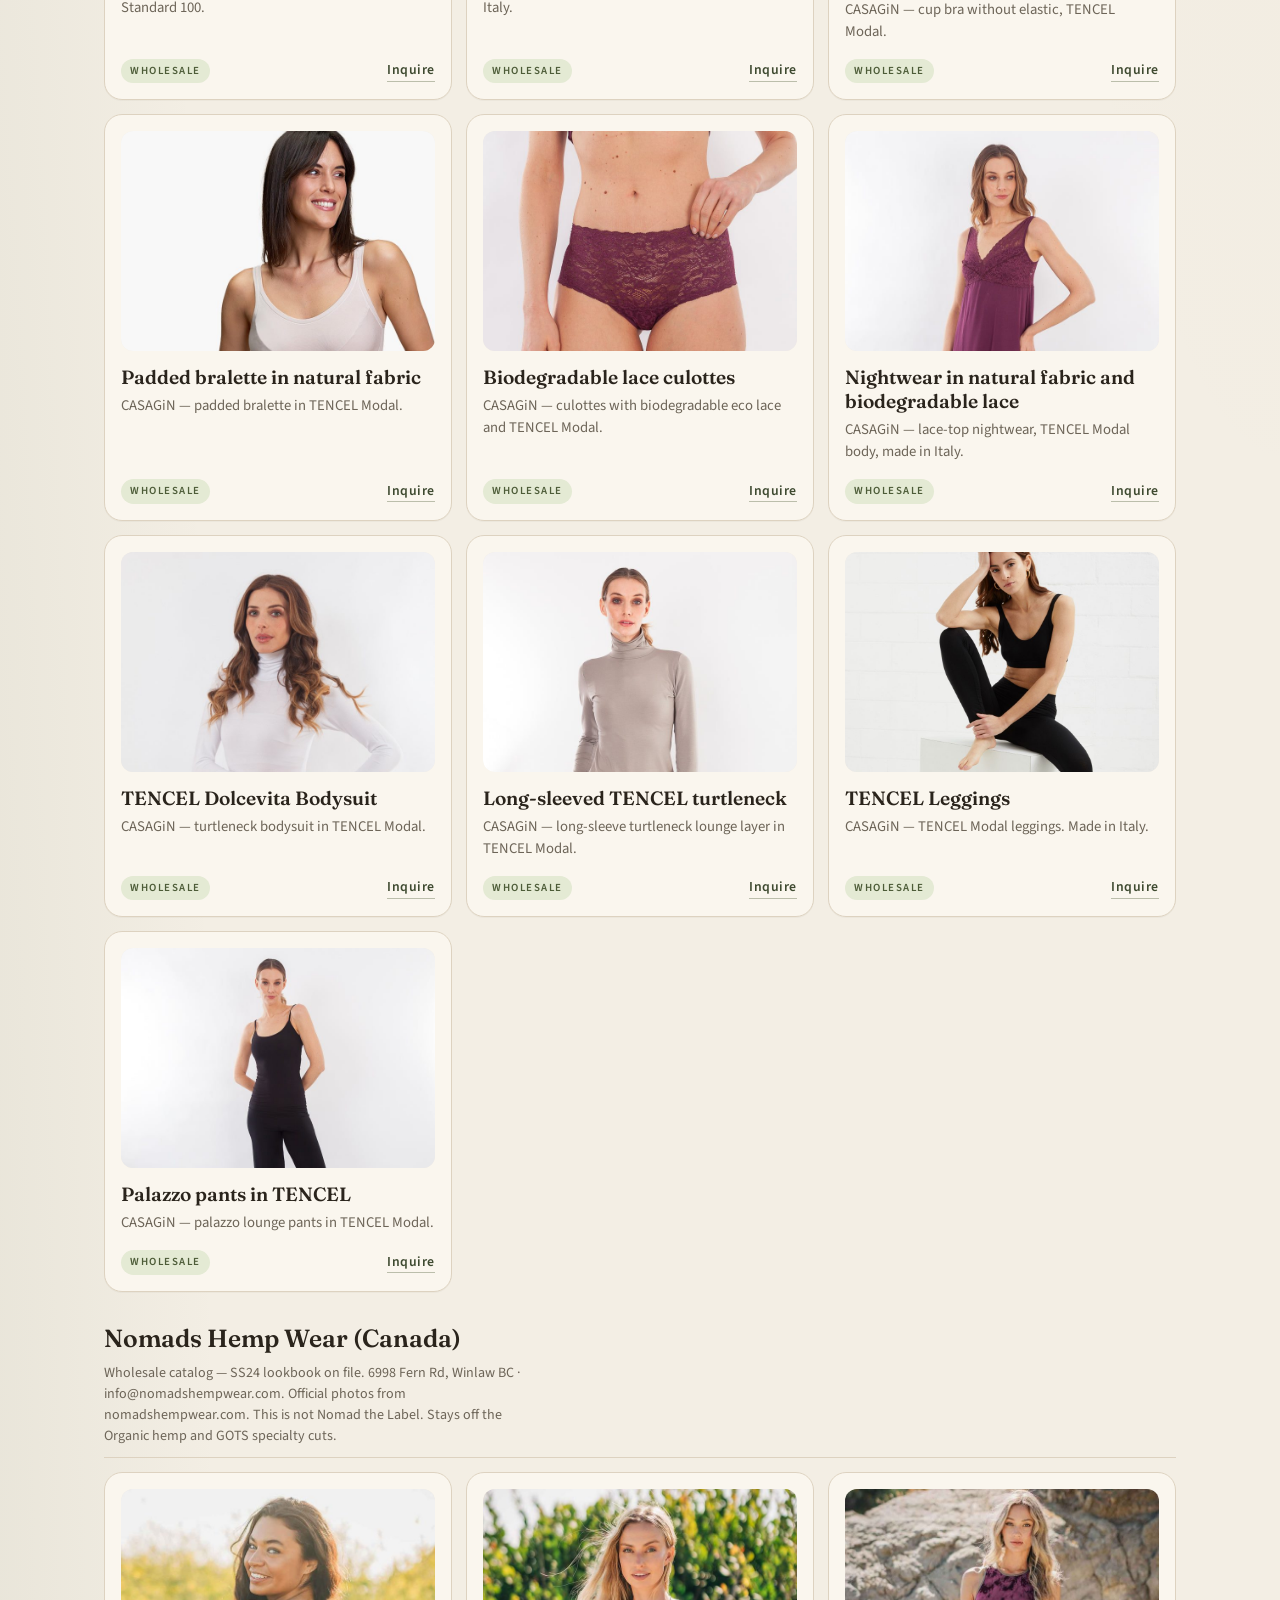
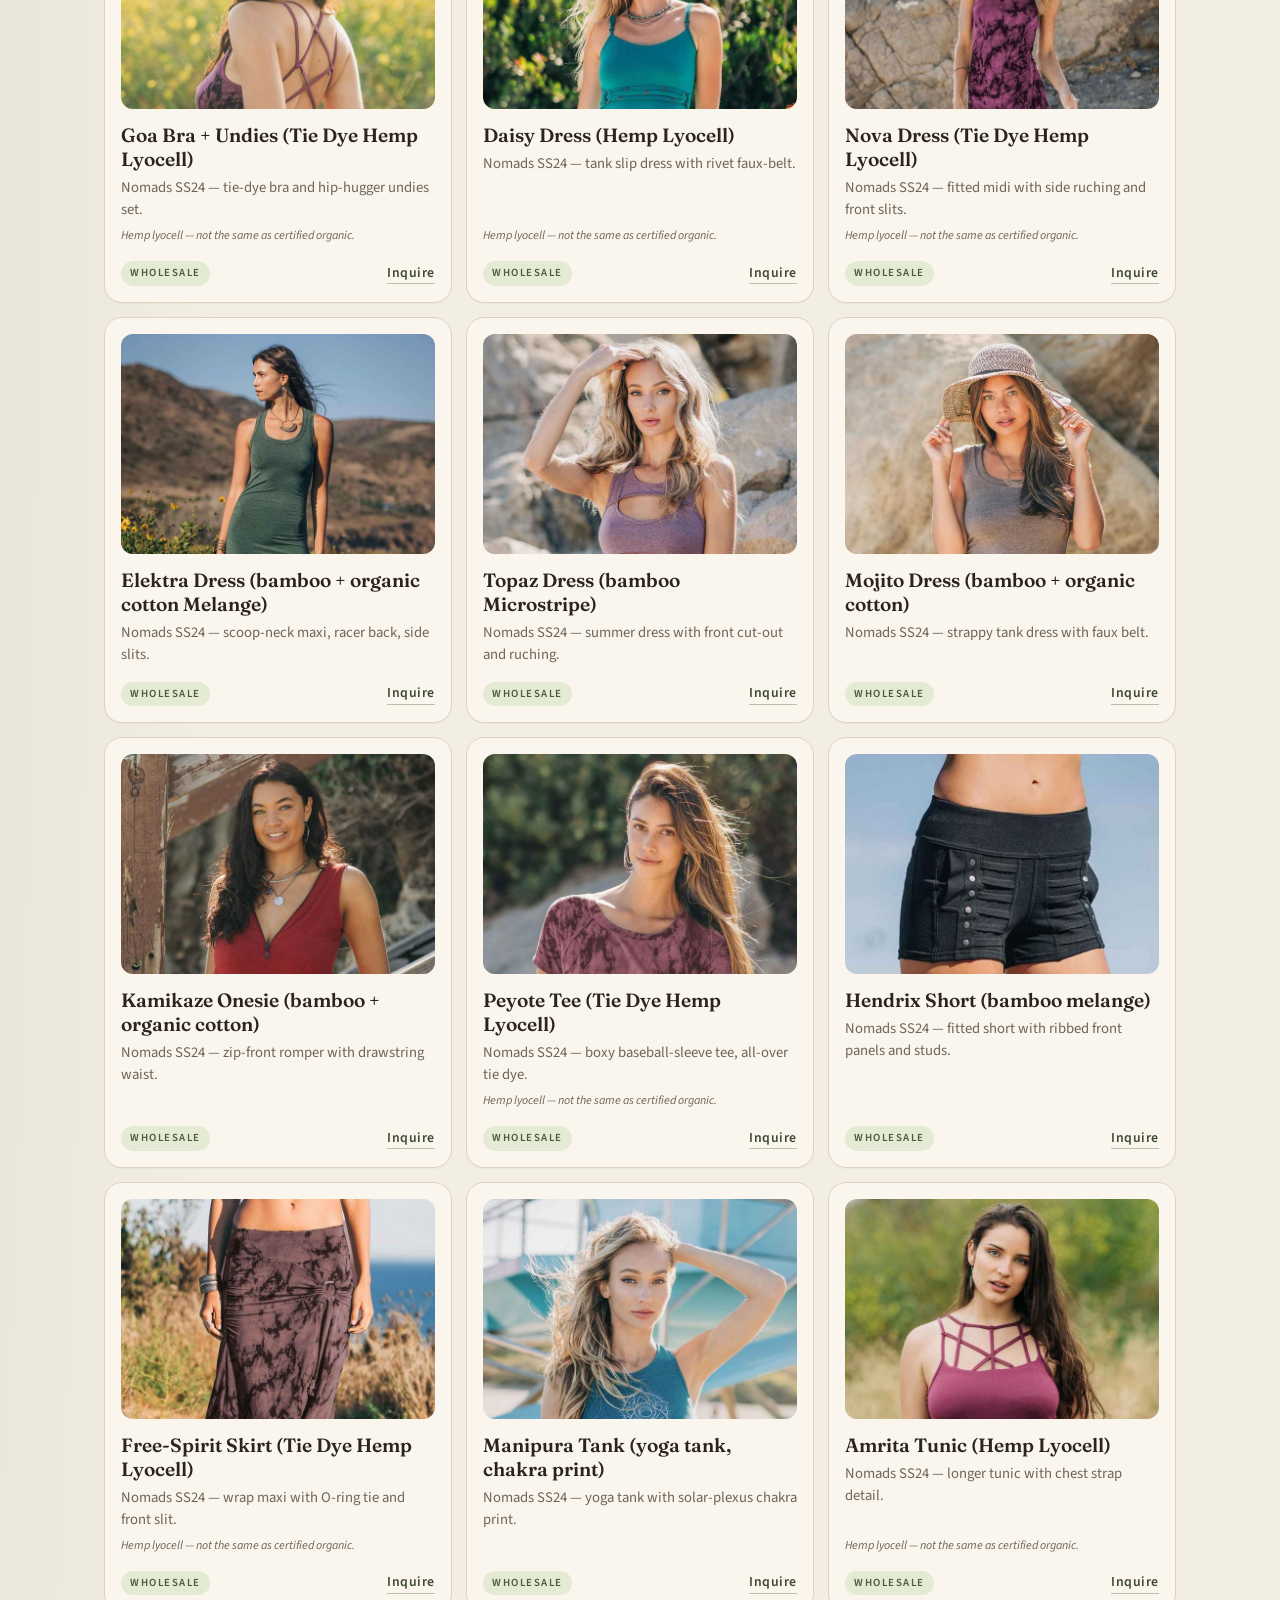
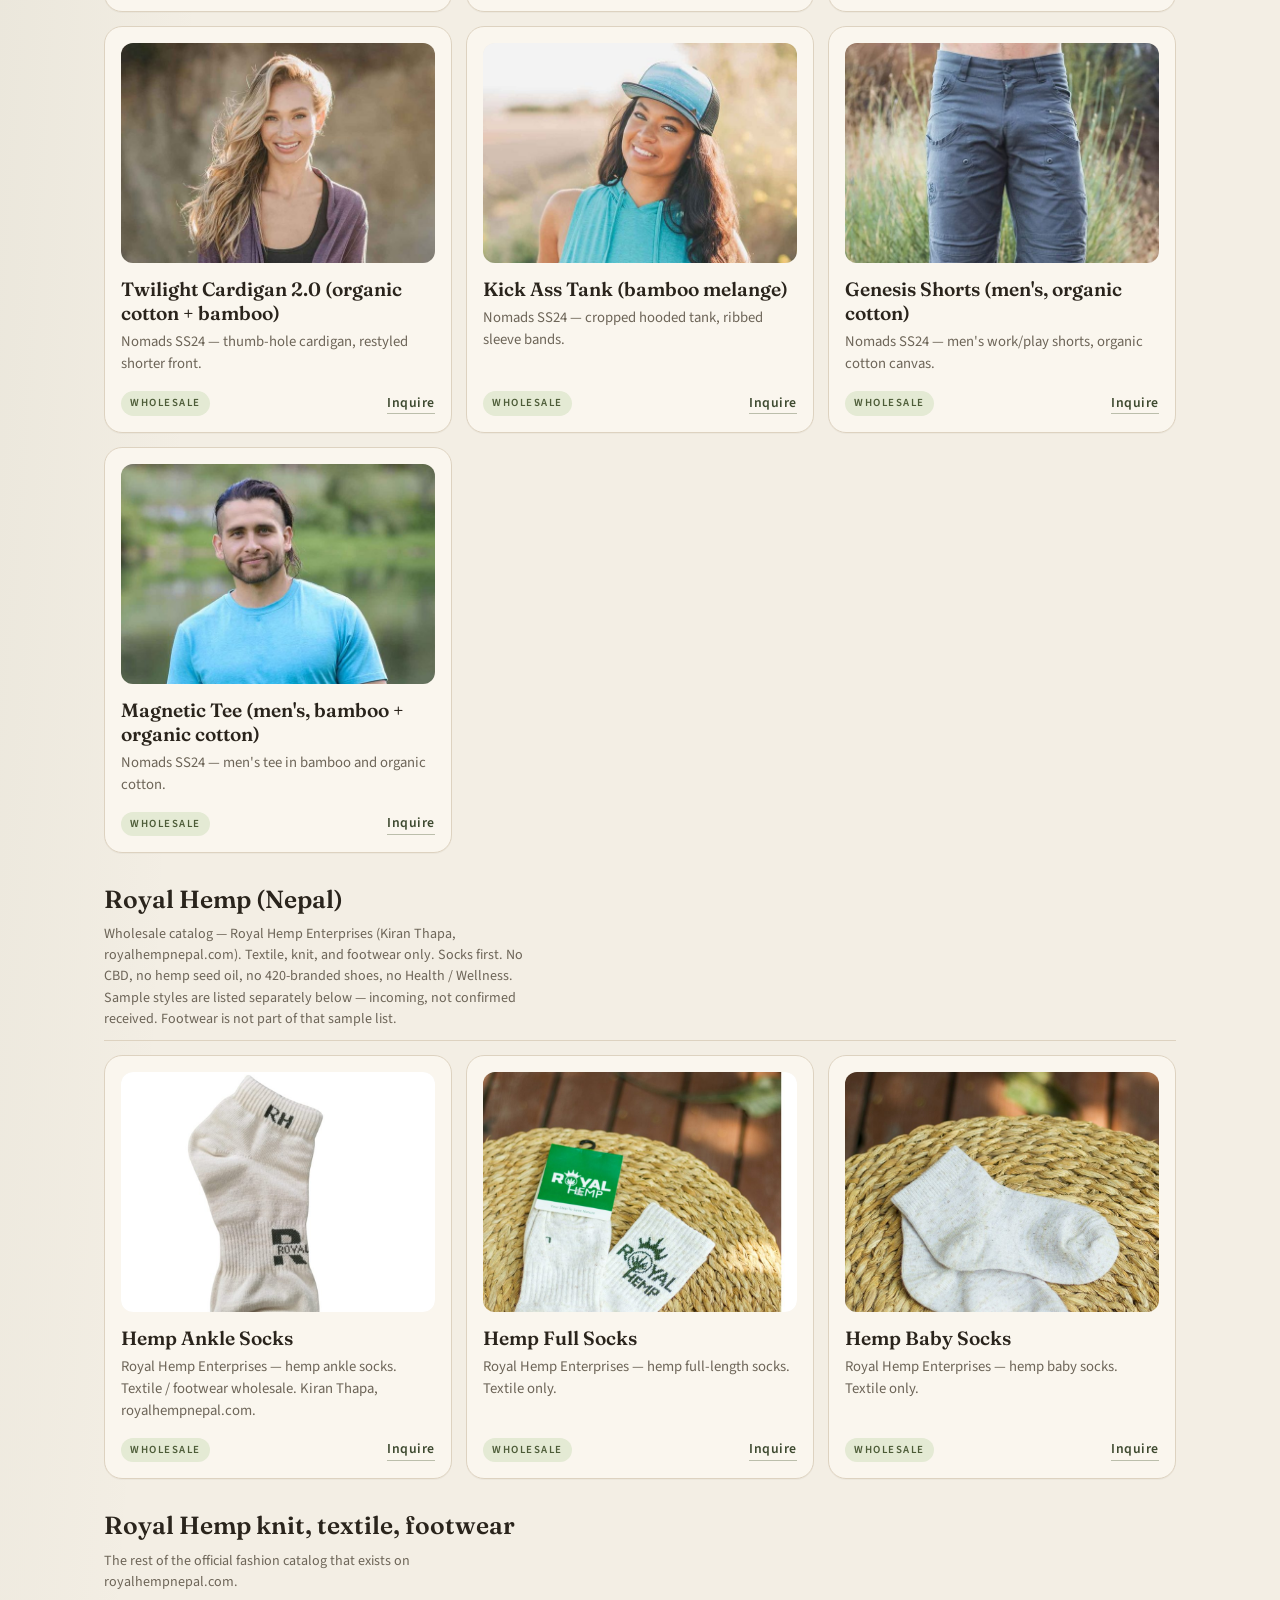
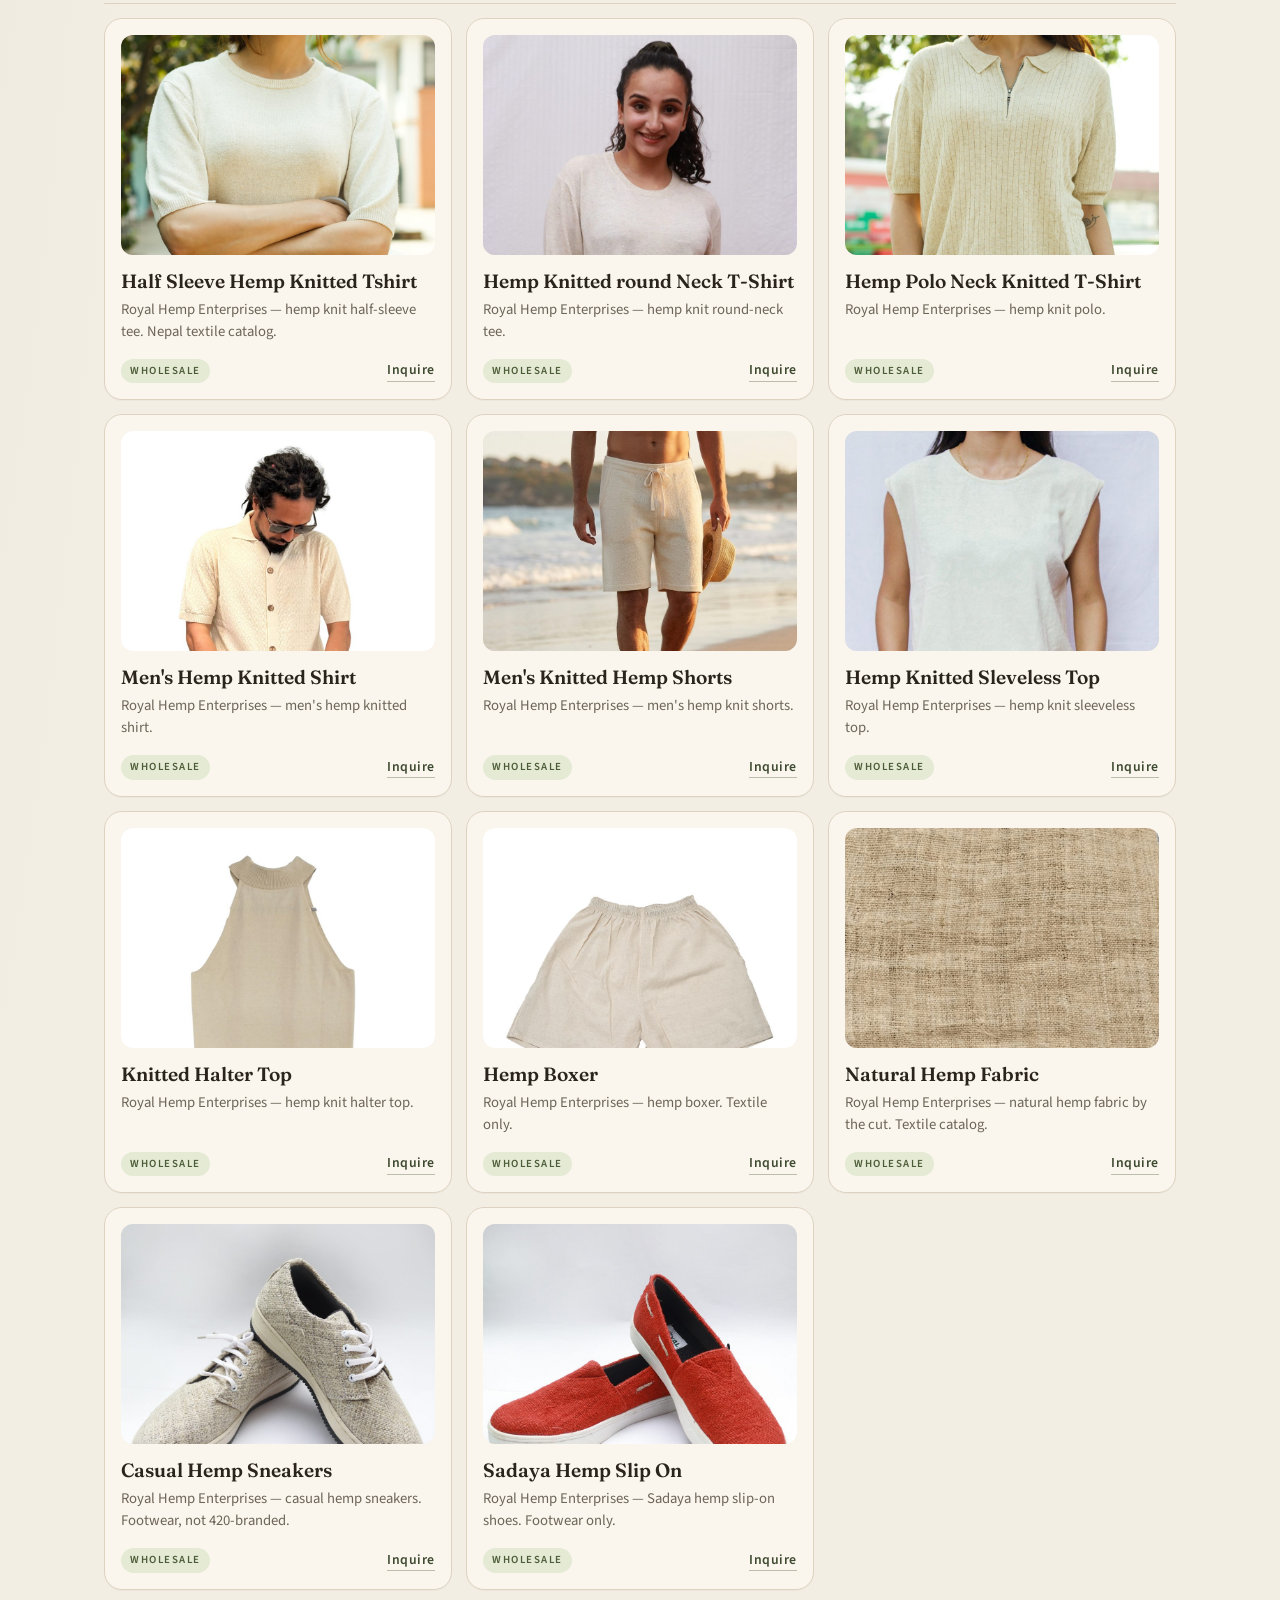
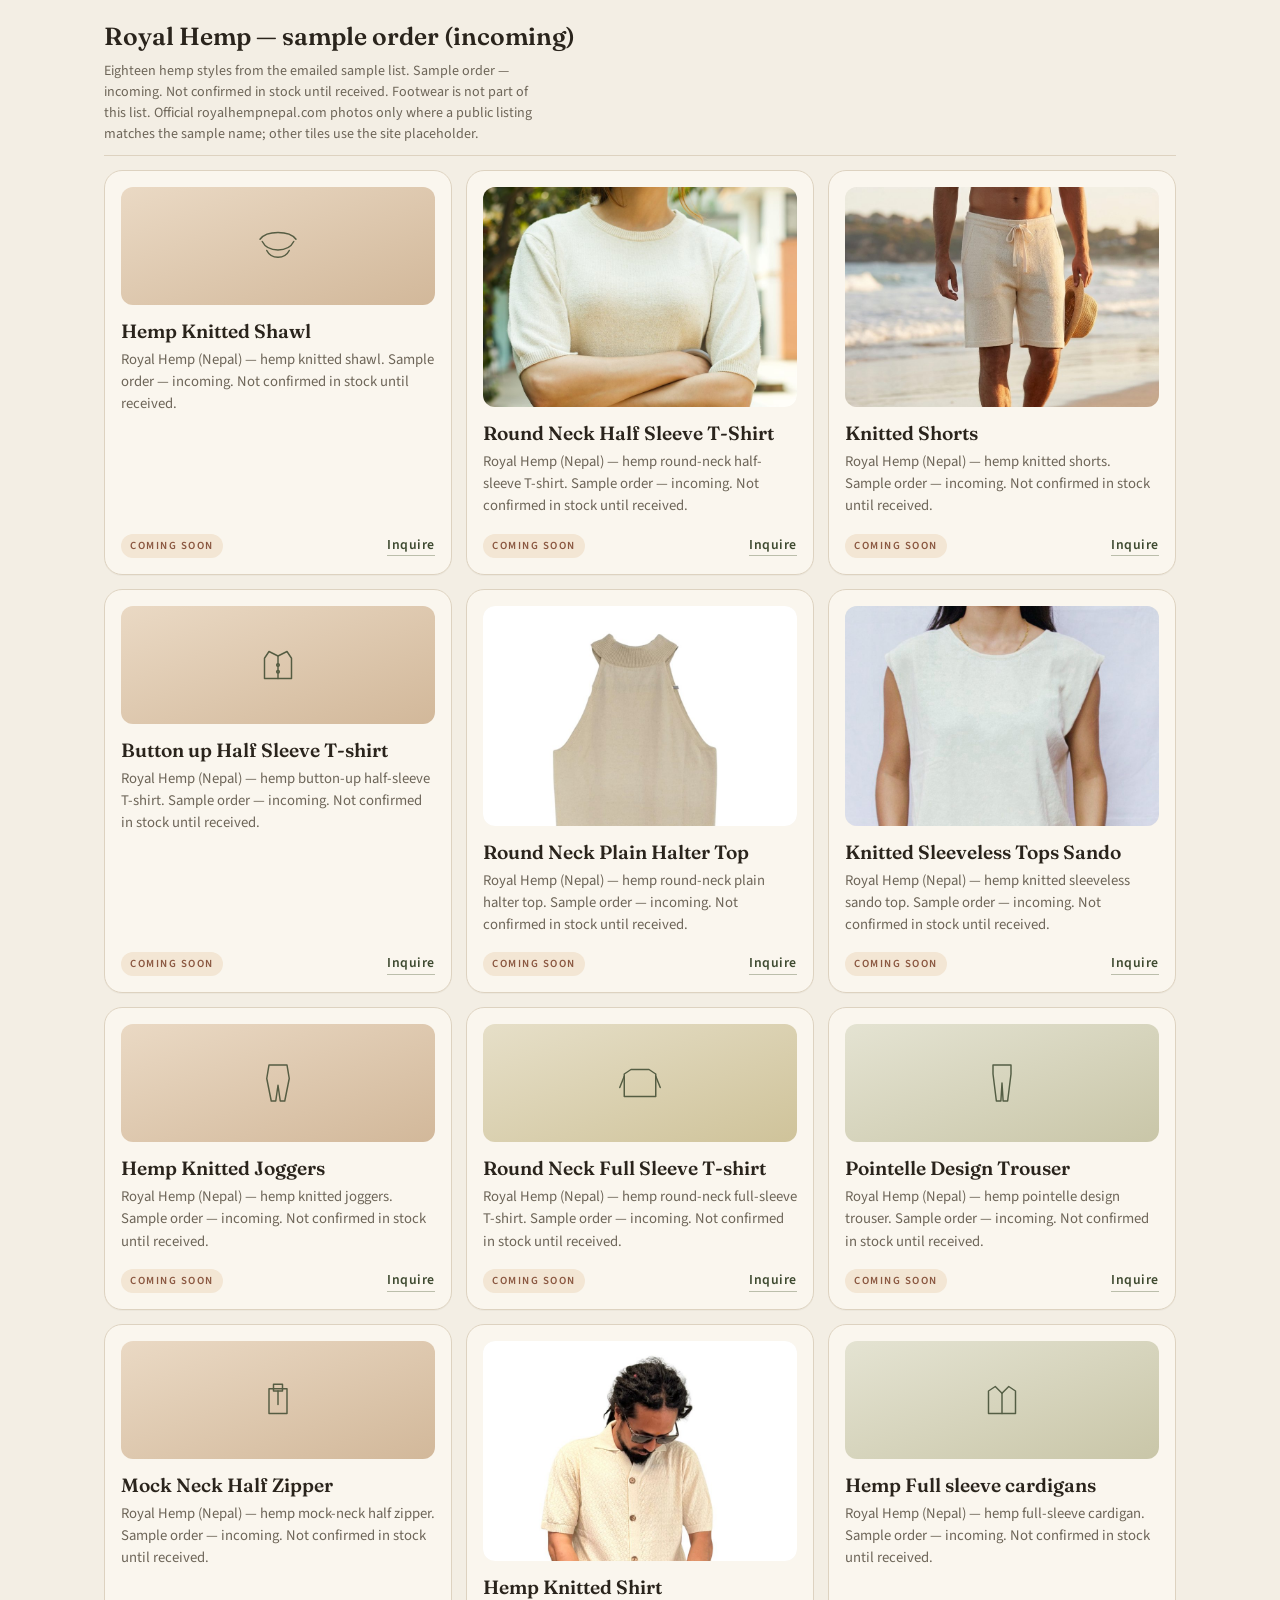
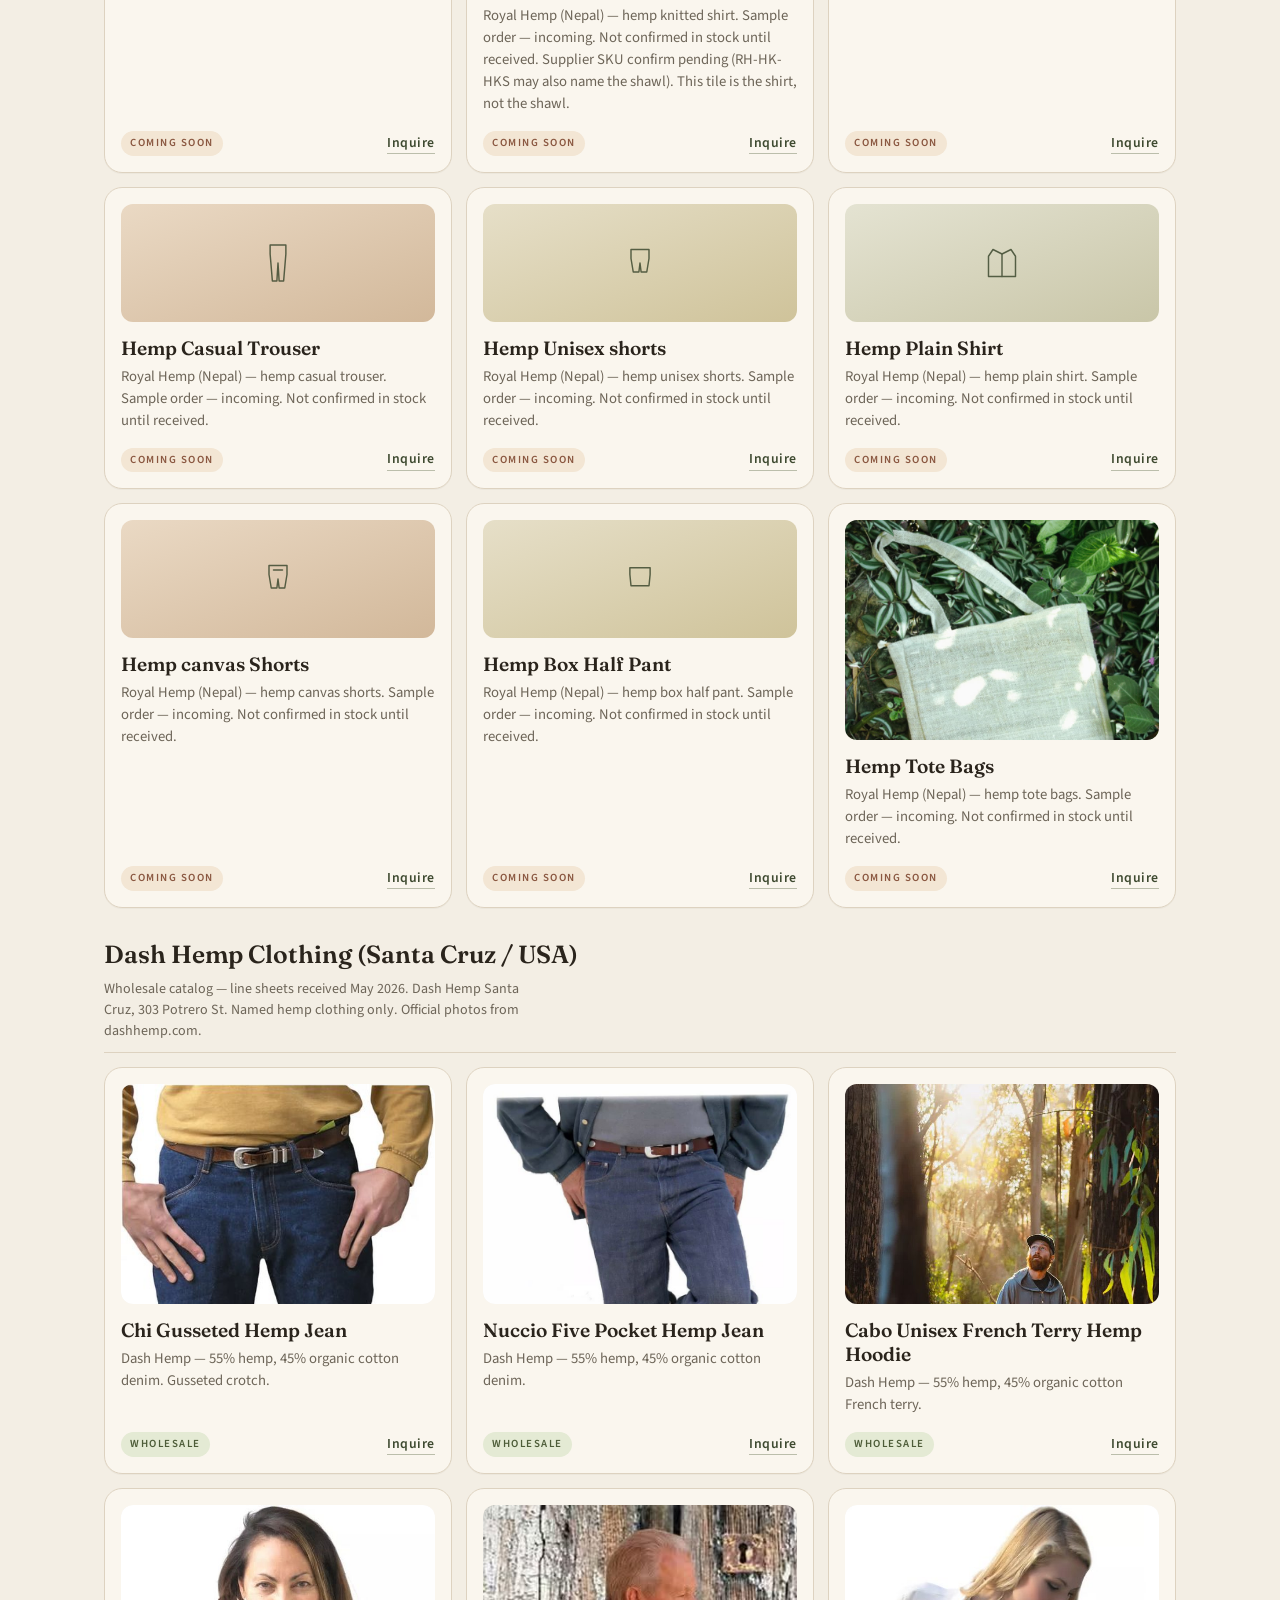
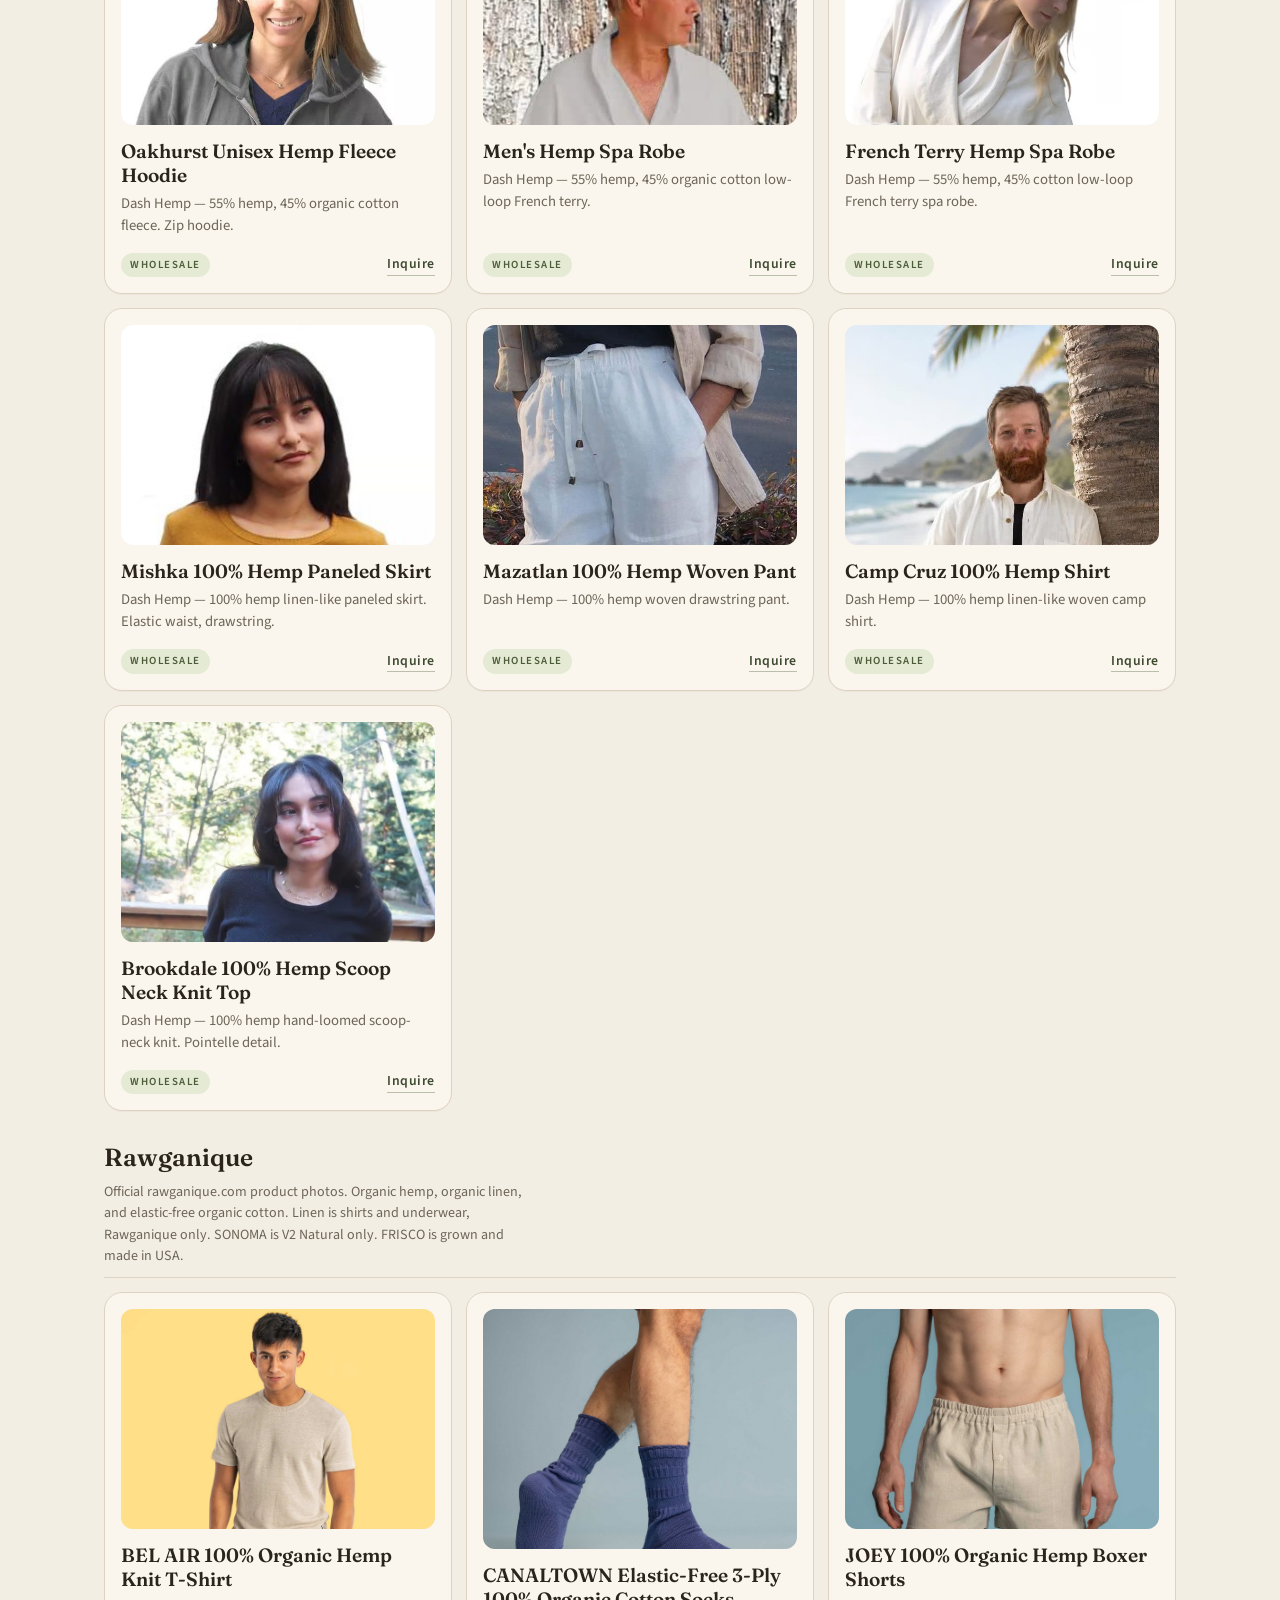
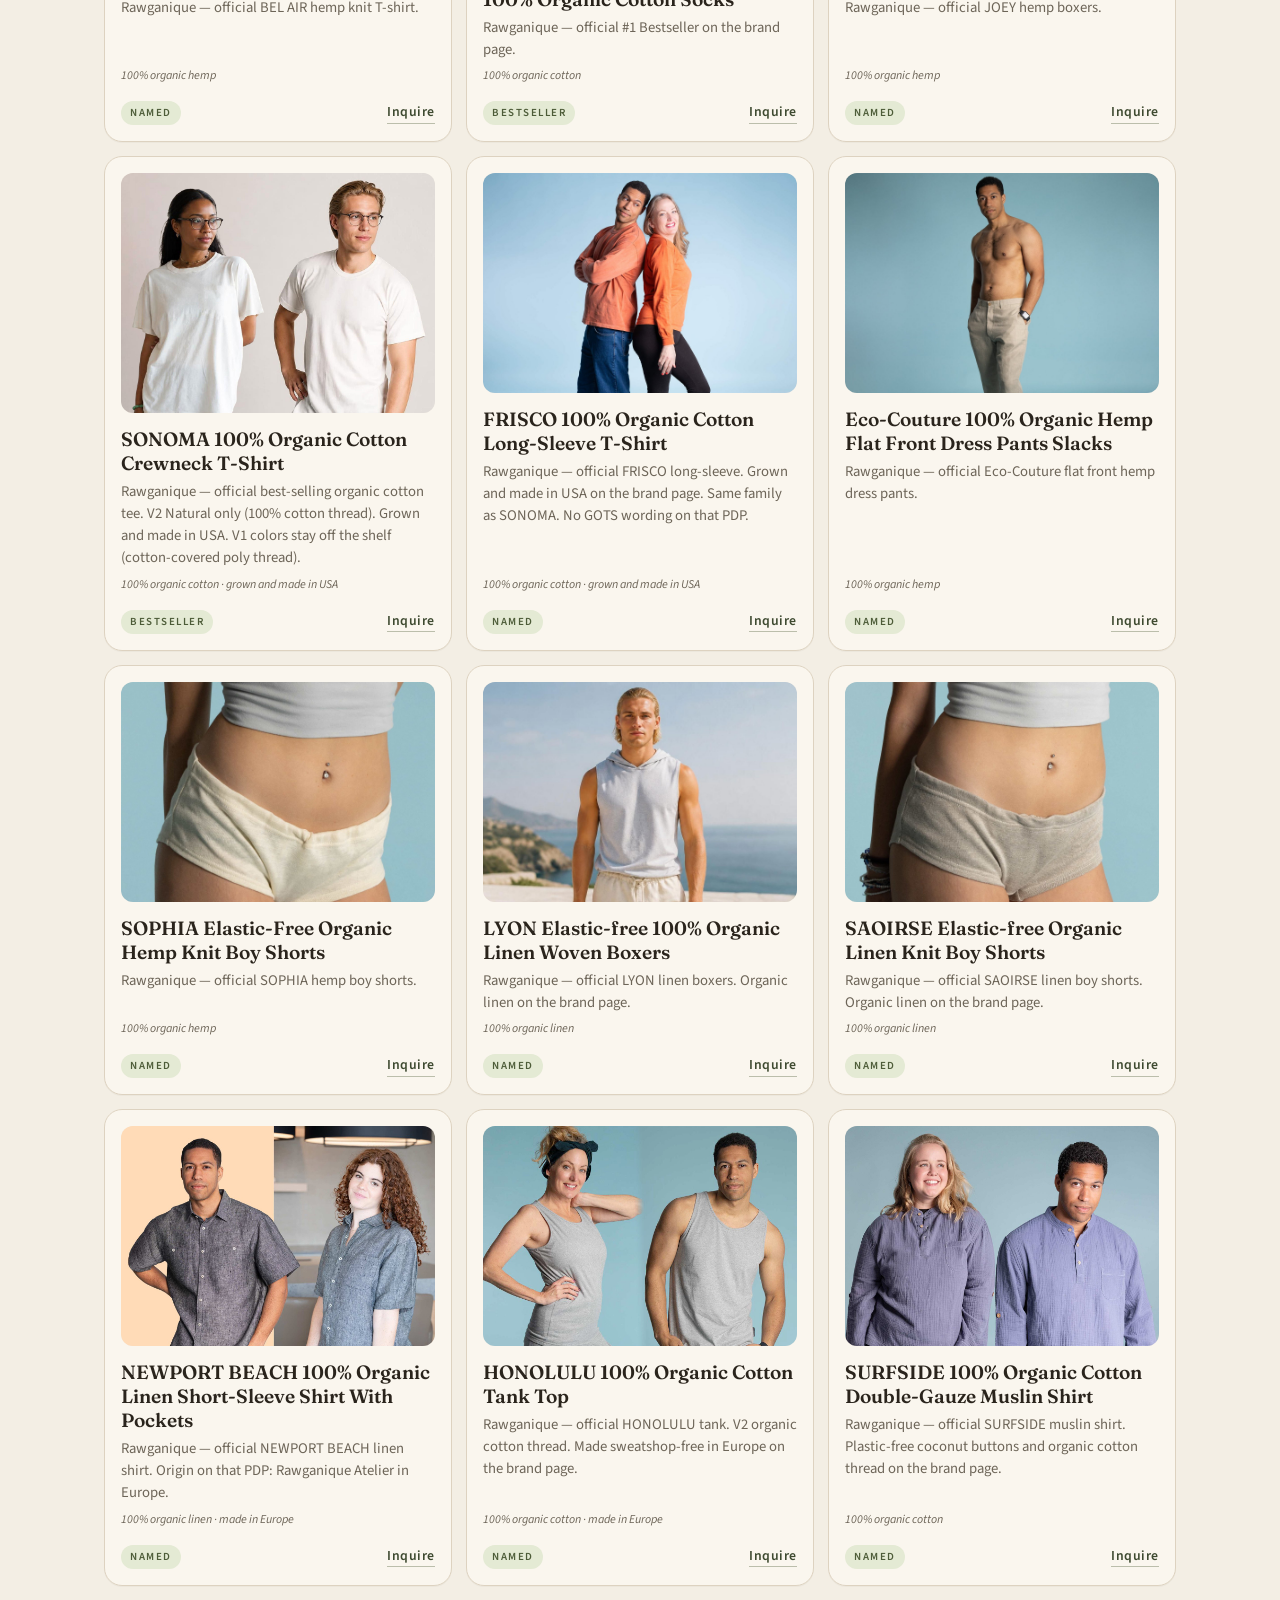
<file: clothes/index.html>
<!DOCTYPE html>
<html lang="en">
<head>
  <meta charset="UTF-8">
  <meta name="viewport" content="width=device-width, initial-scale=1.0, viewport-fit=cover">
  <meta name="theme-color" content="#f3eee4">
  <meta name="description" content="EKOTOPIA Clothes — organic fashion from all brands all over the world. Catalog + inquire only.">
  <title>Clothes · EKOTOPIA</title>
  <link rel="canonical" href="https://ekotopia.co/clothes/">
  <link rel="preconnect" href="https://fonts.googleapis.com">
  <link rel="preconnect" href="https://fonts.gstatic.com" crossorigin>
  <link href="https://fonts.googleapis.com/css2?family=Fraunces:opsz,wght@9..144,500;9..144,600;9..144,700&family=Source+Sans+3:ital,wght@0,400;0,500;0,600;1,400&display=swap" rel="stylesheet">
  <link rel="stylesheet" href="/css/site.css">
</head>
<body>
  <div class="page">
    <div class="site-chrome">
    <header class="site-header">
      <a class="brand" href="/">
        <div class="brand-mark">
          <strong>EKOTOPIA</strong>
          <span>Organic goods</span>
        </div>
      </a>
      <button class="menu-toggle" type="button" aria-expanded="false" aria-controls="site-nav" aria-label="Open menu">
        <span></span><span></span><span></span>
      </button>
      <nav class="site-nav" id="site-nav" aria-label="Site">
        <a href="/">Home</a>
        <div class="nav-shop is-current">
          <button class="nav-shop-btn" type="button" aria-expanded="false" aria-controls="shop-menu">Shop</button>
          <div class="nav-shop-menu" id="shop-menu">
          <a href="/clothes/" aria-current="page">Clothes</a>
          <a href="/baby/">Baby</a>
          <a href="/household/">Household</a>
          <a href="/beauty/">Beauty</a>
          <a href="/health/">Health</a>
          <a href="/sleep/">Sleep/Home</a>
          <a href="/grocery/">Grocery</a>
          </div>
        </div>
        <a href="/about/">About</a>
        <a href="/contact/">Contact</a>
        <a class="ig-follow ig-follow-nav" href="https://www.instagram.com/ekotopia.co/" target="_blank" rel="noopener noreferrer">
          <svg viewBox="0 0 24 24" fill="none" stroke="currentColor" stroke-width="1.6" aria-hidden="true"><rect x="3.5" y="3.5" width="17" height="17" rx="5"/><circle cx="12" cy="12" r="3.6"/><circle cx="17.4" cy="6.6" r="0.9" fill="currentColor" stroke="none"/></svg>
          <span>@ekotopia.co</span>
        </a>
        <a class="inquire-cta" href="/contact/">Inquire</a>
      </nav>
    </header>
    <nav class="aisle-bar" aria-label="Shop aisles">
      <a href="/clothes/" class="is-active">Clothes</a>
      <a href="/baby/">Baby</a>
      <a href="/household/">Household</a>
      <a href="/beauty/">Beauty</a>
      <a href="/health/">Health</a>
      <a href="/sleep/">Sleep/Home</a>
      <a href="/grocery/">Grocery</a>
    </nav>
    </div>

    <section class="specialty" id="specialty">
      <h2>Specialty</h2>
      <div class="cut-group">
        <p class="cut-label">By fabric</p>
        <div class="cut-row">
          <button type="button" class="cut-btn" data-cut="fabric:organic-cotton">Organic cotton</button>
          <button type="button" class="cut-btn" data-cut="fabric:hemp">Organic hemp</button>
          <button type="button" class="cut-btn" data-cut="fabric:linen">Organic linen</button>
        </div>
      </div>
      <div class="cut-group">
        <p class="cut-label">By source country</p>
        <div class="cut-row">
          <button type="button" class="cut-btn" data-cut="country:usa">Made in USA</button>
          <button type="button" class="cut-btn" data-cut="country:peru">Peru</button>
          <button type="button" class="cut-btn" data-cut="country:turkey">Turkey</button>
          <button type="button" class="cut-btn" data-cut="country:india">India</button>
          <button type="button" class="cut-btn" data-cut="country:pakistan">Pakistan</button>
          <button type="button" class="cut-btn" data-cut="country:vietnam">Vietnam</button>
          <button type="button" class="cut-btn" data-cut="country:europe">Europe</button>
          <button type="button" class="cut-btn" data-cut="country:colombia">Colombia</button>
          <button type="button" class="cut-btn" data-cut="country:guatemala">Guatemala</button>
        </div>
      </div>
      <div class="cut-group">
        <p class="cut-label">Fair Trade</p>
        <div class="cut-row">
          <button type="button" class="cut-btn" data-cut="fairtrade:yes">Fair Trade</button>
        </div>
      </div>
      <div class="cut-group">
        <p class="cut-label">Indigenous-made</p>
        <div class="cut-row">
          <button type="button" class="cut-btn" data-cut="indigenous:yes">Indigenous-made</button>
        </div>
      </div>
      <p class="cut-status" id="cut-status"></p>
    </section>

    <section class="aisle" id="wear">
      <div class="aisle-head">
        <div class="aisle-title">
          <h2>Clothes</h2>
          <a class="ig-follow ig-follow-inline" href="https://www.instagram.com/ekotopia.co/" target="_blank" rel="noopener noreferrer">
            <svg viewBox="0 0 24 24" fill="none" stroke="currentColor" stroke-width="1.6" aria-hidden="true"><rect x="3.5" y="3.5" width="17" height="17" rx="5"/><circle cx="12" cy="12" r="3.6"/><circle cx="17.4" cy="6.6" r="0.9" fill="currentColor" stroke="none"/></svg>
            <span>Follow @ekotopia.co</span>
          </a>
        </div>
        <p>Organic fashion from all brands all over the world. Accepted wholesale catalogs with pictures — Italy, Canada, Nepal, Santa Cruz. Catalog + inquire — no checkout, no prices.</p>
      </div>
      <div class="aisle-types cut-group" data-aisle-types="clothes">
        <p class="cut-label">Shop by type</p>
        <div class="cut-row">
          <button type="button" class="type-cut-btn" data-aisle-type="clothes" data-type="">All</button>
          <button type="button" class="type-cut-btn" data-aisle-type="clothes" data-type="tops">Tops</button>
          <button type="button" class="type-cut-btn" data-aisle-type="clothes" data-type="dresses">Dresses</button>
          <button type="button" class="type-cut-btn" data-aisle-type="clothes" data-type="bottoms">Bottoms</button>
          <button type="button" class="type-cut-btn" data-aisle-type="clothes" data-type="underwear">Underwear + bras</button>
          <button type="button" class="type-cut-btn" data-aisle-type="clothes" data-type="lounge">Lounge + nightwear</button>
          <button type="button" class="type-cut-btn" data-aisle-type="clothes" data-type="socks">Socks</button>
          <button type="button" class="type-cut-btn" data-aisle-type="clothes" data-type="shoes">Shoes</button>
          <button type="button" class="type-cut-btn" data-aisle-type="clothes" data-type="outerwear">Outerwear</button>
        </div>
        <p class="cut-status" id="clothes-cut-status"></p>
      </div>

      <div class="ig-block" id="instagram-wear">
        <div class="ig-block-head">
          <div>
            <h3>EKOTOPIA on Instagram</h3>
            <p>Official Wear photos — adult clothes plus the baby socks on the aisle. Follow <a href="https://www.instagram.com/ekotopia.co/" target="_blank" rel="noopener noreferrer">@ekotopia.co</a> for organic clothes, baby clothes, and baby bedding.</p>
          </div>
          <a class="ig-follow" href="https://www.instagram.com/ekotopia.co/" target="_blank" rel="noopener noreferrer">
            <svg viewBox="0 0 24 24" fill="none" stroke="currentColor" stroke-width="1.6" aria-hidden="true"><rect x="3.5" y="3.5" width="17" height="17" rx="5"/><circle cx="12" cy="12" r="3.6"/><circle cx="17.4" cy="6.6" r="0.9" fill="currentColor" stroke="none"/></svg>
            <span>Follow @ekotopia.co</span>
          </a>
        </div>
        <div class="ig-grid" aria-label="EKOTOPIA Wear photos from the catalog">
          <a class="ig-tile" href="#classic-tank">
            <img src="/img/wear/casagin/classic-tank.jpg" alt="Classic tank top in natural fabric" width="600" height="600" loading="lazy">
            <span>Classic tank top in natural fabric</span>
          </a>
          <a class="ig-tile" href="#daisy-dress">
            <img src="/img/wear/nomads/daisy-dress.jpg" alt="Daisy Dress (Hemp Lyocell)" width="600" height="600" loading="lazy">
            <span>Daisy Dress (Hemp Lyocell)</span>
          </a>
          <a class="ig-tile" href="#hemp-baby-socks">
            <img src="/img/wear/royal-hemp/hemp-baby-socks.jpg" alt="Hemp Baby Socks" width="600" height="600" loading="lazy">
            <span>Hemp Baby Socks</span>
          </a>
          <a class="ig-tile" href="#tencel-leggings">
            <img src="/img/wear/casagin/leggings.jpg" alt="TENCEL Leggings" width="600" height="600" loading="lazy">
            <span>TENCEL Leggings</span>
          </a>
          <a class="ig-tile" href="#elektra-dress">
            <img src="/img/wear/nomads/elektra-dress.jpg" alt="Elektra Dress (bamboo + organic cotton Melange)" width="600" height="600" loading="lazy">
            <span>Elektra Dress (bamboo + organic cotton Melange)</span>
          </a>
          <a class="ig-tile" href="#half-sleeve-tshirt">
            <img src="/img/wear/royal-hemp/half-sleeve-tshirt.jpg" alt="Half Sleeve Hemp Knitted Tshirt" width="600" height="600" loading="lazy">
            <span>Half Sleeve Hemp Knitted Tshirt</span>
          </a>
          <a class="ig-tile" href="#chi-jean">
            <img src="/img/wear/dash-hemp/chi-jean.jpg" alt="Chi Gusseted Hemp Jean" width="600" height="600" loading="lazy">
            <span>Chi Gusseted Hemp Jean</span>
          </a>
          <a class="ig-tile" href="#cabo-hoodie">
            <img src="/img/wear/dash-hemp/cabo-hoodie.jpg" alt="Cabo Unisex French Terry Hemp Hoodie" width="600" height="600" loading="lazy">
            <span>Cabo Unisex French Terry Hemp Hoodie</span>
          </a>
          <a class="ig-tile" href="#camp-cruz">
            <img src="/img/wear/dash-hemp/camp-cruz.jpg" alt="Camp Cruz 100% Hemp Shirt" width="600" height="600" loading="lazy">
            <span>Camp Cruz 100% Hemp Shirt</span>
          </a>
        </div>
      </div>
      <div class="brand-line">
        <h3>CASAGiN (Italy)</h3>
        <p>Italian sustainable underwear and loungewear in TENCEL Modal. Wholesale catalog — accepted retailer. Retailer account created by Alberto for powerplantog@gmail.com.</p>
      </div>
      <div class="grid">
        <article class="card" data-clothes="underwear">
          <div class="photo">
            <img src="/img/wear/casagin/classic-briefs.jpg" alt="Classic briefs in natural fabric" width="600" height="800" loading="lazy">
          </div>
          <h3>Classic briefs in natural fabric</h3>
          <p class="what">CASAGiN — 92% TENCEL Modal from beech, 8% elastane. Made in Italy. Soft, no elastic waistband.</p>
          <div class="row">
            <span class="chip live">wholesale</span>
            <a class="card-link" href="mailto:shop@ekotopia.co?subject=EKOTOPIA%20inquiry%20%E2%80%94%20Classic%20briefs%20in%20natural%20fabric">Inquire</a>
          </div>
        </article>
        <article class="card" data-clothes="underwear">
          <div class="photo">
            <img src="/img/wear/casagin/boxer-natural.jpg" alt="Natural fabric boxer shorts" width="600" height="800" loading="lazy">
          </div>
          <h3>Natural fabric boxer shorts</h3>
          <p class="what">CASAGiN — TENCEL Modal boxers, ergonomic cut, made in Italy.</p>
          <div class="row">
            <span class="chip live">wholesale</span>
            <a class="card-link" href="mailto:shop@ekotopia.co?subject=EKOTOPIA%20inquiry%20%E2%80%94%20Natural%20fabric%20boxer%20shorts">Inquire</a>
          </div>
        </article>
        <article class="card" data-clothes="underwear">
          <div class="photo">
            <img src="/img/wear/casagin/mens-boxer-tencel.jpg" alt="Men&#x27;s Boxer Shorts in TENCEL" width="600" height="800" loading="lazy">
          </div>
          <h3>Men&#x27;s Boxer Shorts in TENCEL</h3>
          <p class="what">CASAGiN — men&#x27;s TENCEL Modal boxers with fabric-covered waistband.</p>
          <div class="row">
            <span class="chip live">wholesale</span>
            <a class="card-link" href="mailto:shop@ekotopia.co?subject=EKOTOPIA%20inquiry%20%E2%80%94%20Men%27s%20Boxer%20Shorts%20in%20TENCEL">Inquire</a>
          </div>
        </article>
        <article class="card" data-clothes="underwear">
          <div class="photo">
            <img src="/img/wear/casagin/mens-briefs.jpg" alt="Men&#x27;s TENCEL briefs" width="600" height="800" loading="lazy">
          </div>
          <h3>Men&#x27;s TENCEL briefs</h3>
          <p class="what">CASAGiN — men&#x27;s briefs in beech-wood TENCEL Modal. Made in Italy.</p>
          <div class="row">
            <span class="chip live">wholesale</span>
            <a class="card-link" href="mailto:shop@ekotopia.co?subject=EKOTOPIA%20inquiry%20%E2%80%94%20Men%27s%20TENCEL%20briefs">Inquire</a>
          </div>
        </article>
        <article class="card" id="classic-tank" data-clothes="tops">
          <div class="photo">
            <img src="/img/wear/casagin/classic-tank.jpg" alt="Classic tank top in natural fabric" width="600" height="800" loading="lazy">
          </div>
          <h3>Classic tank top in natural fabric</h3>
          <p class="what">CASAGiN — essential TENCEL Modal tank, medium straps, day-to-night.</p>
          <div class="row">
            <span class="chip live">wholesale</span>
            <a class="card-link" href="mailto:shop@ekotopia.co?subject=EKOTOPIA%20inquiry%20%E2%80%94%20Classic%20tank%20top%20in%20natural%20fabric">Inquire</a>
          </div>
        </article>
        <article class="card" data-clothes="tops">
          <div class="photo">
            <img src="/img/wear/casagin/fine-strap-tank.jpg" alt="Thin-strap tank top in TENCEL" width="600" height="800" loading="lazy">
          </div>
          <h3>Thin-strap tank top in TENCEL</h3>
          <p class="what">CASAGiN — fine-strap tank in TENCEL Modal. Made in Italy.</p>
          <div class="row">
            <span class="chip live">wholesale</span>
            <a class="card-link" href="mailto:shop@ekotopia.co?subject=EKOTOPIA%20inquiry%20%E2%80%94%20Thin-strap%20tank%20top%20in%20TENCEL">Inquire</a>
          </div>
        </article>
        <article class="card" data-clothes="underwear">
          <div class="photo">
            <img src="/img/wear/casagin/bralette.jpg" alt="Natural fabric bralette" width="600" height="800" loading="lazy">
          </div>
          <h3>Natural fabric bralette</h3>
          <p class="what">CASAGiN — TENCEL Modal bralette, Oeko-Tex Standard 100.</p>
          <div class="row">
            <span class="chip live">wholesale</span>
            <a class="card-link" href="mailto:shop@ekotopia.co?subject=EKOTOPIA%20inquiry%20%E2%80%94%20Natural%20fabric%20bralette">Inquire</a>
          </div>
        </article>
        <article class="card" data-clothes="underwear">
          <div class="photo">
            <img src="/img/wear/casagin/bandeau.jpg" alt="TENCEL Bandeau Bra" width="600" height="800" loading="lazy">
          </div>
          <h3>TENCEL Bandeau Bra</h3>
          <p class="what">CASAGiN — bandeau bra in TENCEL Modal. Made in Italy.</p>
          <div class="row">
            <span class="chip live">wholesale</span>
            <a class="card-link" href="mailto:shop@ekotopia.co?subject=EKOTOPIA%20inquiry%20%E2%80%94%20TENCEL%20Bandeau%20Bra">Inquire</a>
          </div>
        </article>
        <article class="card" data-clothes="underwear">
          <div class="photo">
            <img src="/img/wear/casagin/cup-bra.jpg" alt="Bra with cup without elastic in TENCEL" width="600" height="800" loading="lazy">
          </div>
          <h3>Bra with cup without elastic in TENCEL</h3>
          <p class="what">CASAGiN — cup bra without elastic, TENCEL Modal.</p>
          <div class="row">
            <span class="chip live">wholesale</span>
            <a class="card-link" href="mailto:shop@ekotopia.co?subject=EKOTOPIA%20inquiry%20%E2%80%94%20Bra%20with%20cup%20without%20elastic%20in%20TENCEL">Inquire</a>
          </div>
        </article>
        <article class="card" data-clothes="underwear">
          <div class="photo">
            <img src="/img/wear/casagin/padded-bralette.jpg" alt="Padded bralette in natural fabric" width="600" height="800" loading="lazy">
          </div>
          <h3>Padded bralette in natural fabric</h3>
          <p class="what">CASAGiN — padded bralette in TENCEL Modal.</p>
          <div class="row">
            <span class="chip live">wholesale</span>
            <a class="card-link" href="mailto:shop@ekotopia.co?subject=EKOTOPIA%20inquiry%20%E2%80%94%20Padded%20bralette%20in%20natural%20fabric">Inquire</a>
          </div>
        </article>
        <article class="card" data-clothes="underwear">
          <div class="photo">
            <img src="/img/wear/casagin/culotte-lace.jpg" alt="Biodegradable lace culottes" width="600" height="800" loading="lazy">
          </div>
          <h3>Biodegradable lace culottes</h3>
          <p class="what">CASAGiN — culottes with biodegradable eco lace and TENCEL Modal.</p>
          <div class="row">
            <span class="chip live">wholesale</span>
            <a class="card-link" href="mailto:shop@ekotopia.co?subject=EKOTOPIA%20inquiry%20%E2%80%94%20Biodegradable%20lace%20culottes">Inquire</a>
          </div>
        </article>
        <article class="card" data-clothes="lounge">
          <div class="photo">
            <img src="/img/wear/casagin/nightwear.jpg" alt="Nightwear in natural fabric and biodegradable lace" width="600" height="800" loading="lazy">
          </div>
          <h3>Nightwear in natural fabric and biodegradable lace</h3>
          <p class="what">CASAGiN — lace-top nightwear, TENCEL Modal body, made in Italy.</p>
          <div class="row">
            <span class="chip live">wholesale</span>
            <a class="card-link" href="mailto:shop@ekotopia.co?subject=EKOTOPIA%20inquiry%20%E2%80%94%20Nightwear%20in%20natural%20fabric%20and%20biodegradable%20lace">Inquire</a>
          </div>
        </article>
        <article class="card" data-clothes="underwear">
          <div class="photo">
            <img src="/img/wear/casagin/bodysuit.jpg" alt="TENCEL Dolcevita Bodysuit" width="600" height="800" loading="lazy">
          </div>
          <h3>TENCEL Dolcevita Bodysuit</h3>
          <p class="what">CASAGiN — turtleneck bodysuit in TENCEL Modal.</p>
          <div class="row">
            <span class="chip live">wholesale</span>
            <a class="card-link" href="mailto:shop@ekotopia.co?subject=EKOTOPIA%20inquiry%20%E2%80%94%20TENCEL%20Dolcevita%20Bodysuit">Inquire</a>
          </div>
        </article>
        <article class="card" data-clothes="tops">
          <div class="photo">
            <img src="/img/wear/casagin/turtleneck.jpg" alt="Long-sleeved TENCEL turtleneck" width="600" height="800" loading="lazy">
          </div>
          <h3>Long-sleeved TENCEL turtleneck</h3>
          <p class="what">CASAGiN — long-sleeve turtleneck lounge layer in TENCEL Modal.</p>
          <div class="row">
            <span class="chip live">wholesale</span>
            <a class="card-link" href="mailto:shop@ekotopia.co?subject=EKOTOPIA%20inquiry%20%E2%80%94%20Long-sleeved%20TENCEL%20turtleneck">Inquire</a>
          </div>
        </article>
        <article class="card" id="tencel-leggings" data-clothes="bottoms">
          <div class="photo">
            <img src="/img/wear/casagin/leggings.jpg" alt="TENCEL Leggings" width="600" height="800" loading="lazy">
          </div>
          <h3>TENCEL Leggings</h3>
          <p class="what">CASAGiN — TENCEL Modal leggings. Made in Italy.</p>
          <div class="row">
            <span class="chip live">wholesale</span>
            <a class="card-link" href="mailto:shop@ekotopia.co?subject=EKOTOPIA%20inquiry%20%E2%80%94%20TENCEL%20Leggings">Inquire</a>
          </div>
        </article>
        <article class="card" data-clothes="bottoms">
          <div class="photo">
            <img src="/img/wear/casagin/palazzo.jpg" alt="Palazzo pants in TENCEL" width="600" height="800" loading="lazy">
          </div>
          <h3>Palazzo pants in TENCEL</h3>
          <p class="what">CASAGiN — palazzo lounge pants in TENCEL Modal.</p>
          <div class="row">
            <span class="chip live">wholesale</span>
            <a class="card-link" href="mailto:shop@ekotopia.co?subject=EKOTOPIA%20inquiry%20%E2%80%94%20Palazzo%20pants%20in%20TENCEL">Inquire</a>
          </div>
        </article>
      </div>
      <div class="brand-line">
        <h3>Nomads Hemp Wear (Canada)</h3>
        <p>Wholesale catalog — SS24 lookbook on file. 6998 Fern Rd, Winlaw BC · info@nomadshempwear.com. Official photos from nomadshempwear.com. This is not Nomad the Label. Stays off the Organic hemp and GOTS specialty cuts.</p>
      </div>
      <div class="grid">
        <article class="card" data-clothes="underwear">
          <div class="photo">
            <img src="/img/wear/nomads/goa-bra-undies.jpg" alt="Goa Bra + Undies (Tie Dye Hemp Lyocell)" width="600" height="800" loading="lazy">
          </div>
          <h3>Goa Bra + Undies (Tie Dye Hemp Lyocell)</h3>
          <p class="what">Nomads SS24 — tie-dye bra and hip-hugger undies set.</p>
          <p class="fiber">Hemp lyocell — not the same as certified organic.</p>
          <div class="row">
            <span class="chip live">wholesale</span>
            <a class="card-link" href="mailto:shop@ekotopia.co?subject=EKOTOPIA%20inquiry%20%E2%80%94%20Goa%20Bra%20%2B%20Undies%20(Tie%20Dye%20Hemp%20Lyocell)">Inquire</a>
          </div>
        </article>
        <article class="card" id="daisy-dress" data-clothes="dresses">
          <div class="photo">
            <img src="/img/wear/nomads/daisy-dress.jpg" alt="Daisy Dress (Hemp Lyocell)" width="600" height="800" loading="lazy">
          </div>
          <h3>Daisy Dress (Hemp Lyocell)</h3>
          <p class="what">Nomads SS24 — tank slip dress with rivet faux-belt.</p>
          <p class="fiber">Hemp lyocell — not the same as certified organic.</p>
          <div class="row">
            <span class="chip live">wholesale</span>
            <a class="card-link" href="mailto:shop@ekotopia.co?subject=EKOTOPIA%20inquiry%20%E2%80%94%20Daisy%20Dress%20(Hemp%20Lyocell)">Inquire</a>
          </div>
        </article>
        <article class="card" data-clothes="dresses">
          <div class="photo">
            <img src="/img/wear/nomads/nova-dress.jpg" alt="Nova Dress (Tie Dye Hemp Lyocell)" width="600" height="800" loading="lazy">
          </div>
          <h3>Nova Dress (Tie Dye Hemp Lyocell)</h3>
          <p class="what">Nomads SS24 — fitted midi with side ruching and front slits.</p>
          <p class="fiber">Hemp lyocell — not the same as certified organic.</p>
          <div class="row">
            <span class="chip live">wholesale</span>
            <a class="card-link" href="mailto:shop@ekotopia.co?subject=EKOTOPIA%20inquiry%20%E2%80%94%20Nova%20Dress%20(Tie%20Dye%20Hemp%20Lyocell)">Inquire</a>
          </div>
        </article>
        <article class="card" id="elektra-dress" data-clothes="dresses">
          <div class="photo">
            <img src="/img/wear/nomads/elektra-dress.jpg" alt="Elektra Dress (bamboo + organic cotton Melange)" width="600" height="800" loading="lazy">
          </div>
          <h3>Elektra Dress (bamboo + organic cotton Melange)</h3>
          <p class="what">Nomads SS24 — scoop-neck maxi, racer back, side slits.</p>
          <div class="row">
            <span class="chip live">wholesale</span>
            <a class="card-link" href="mailto:shop@ekotopia.co?subject=EKOTOPIA%20inquiry%20%E2%80%94%20Elektra%20Dress%20(bamboo%20%2B%20organic%20cotton%20Melange)">Inquire</a>
          </div>
        </article>
        <article class="card" data-clothes="dresses">
          <div class="photo">
            <img src="/img/wear/nomads/topaz-dress.jpg" alt="Topaz Dress (bamboo Microstripe)" width="600" height="800" loading="lazy">
          </div>
          <h3>Topaz Dress (bamboo Microstripe)</h3>
          <p class="what">Nomads SS24 — summer dress with front cut-out and ruching.</p>
          <div class="row">
            <span class="chip live">wholesale</span>
            <a class="card-link" href="mailto:shop@ekotopia.co?subject=EKOTOPIA%20inquiry%20%E2%80%94%20Topaz%20Dress%20(bamboo%20Microstripe)">Inquire</a>
          </div>
        </article>
        <article class="card" data-clothes="dresses">
          <div class="photo">
            <img src="/img/wear/nomads/mojito-dress.jpg" alt="Mojito Dress (bamboo + organic cotton)" width="600" height="800" loading="lazy">
          </div>
          <h3>Mojito Dress (bamboo + organic cotton)</h3>
          <p class="what">Nomads SS24 — strappy tank dress with faux belt.</p>
          <div class="row">
            <span class="chip live">wholesale</span>
            <a class="card-link" href="mailto:shop@ekotopia.co?subject=EKOTOPIA%20inquiry%20%E2%80%94%20Mojito%20Dress%20(bamboo%20%2B%20organic%20cotton)">Inquire</a>
          </div>
        </article>
        <article class="card" data-clothes="lounge">
          <div class="photo">
            <img src="/img/wear/nomads/kamikaze-onesie.jpg" alt="Kamikaze Onesie (bamboo + organic cotton)" width="600" height="800" loading="lazy">
          </div>
          <h3>Kamikaze Onesie (bamboo + organic cotton)</h3>
          <p class="what">Nomads SS24 — zip-front romper with drawstring waist.</p>
          <div class="row">
            <span class="chip live">wholesale</span>
            <a class="card-link" href="mailto:shop@ekotopia.co?subject=EKOTOPIA%20inquiry%20%E2%80%94%20Kamikaze%20Onesie%20(bamboo%20%2B%20organic%20cotton)">Inquire</a>
          </div>
        </article>
        <article class="card" data-clothes="tops">
          <div class="photo">
            <img src="/img/wear/nomads/peyote-tee.jpg" alt="Peyote Tee (Tie Dye Hemp Lyocell)" width="600" height="800" loading="lazy">
          </div>
          <h3>Peyote Tee (Tie Dye Hemp Lyocell)</h3>
          <p class="what">Nomads SS24 — boxy baseball-sleeve tee, all-over tie dye.</p>
          <p class="fiber">Hemp lyocell — not the same as certified organic.</p>
          <div class="row">
            <span class="chip live">wholesale</span>
            <a class="card-link" href="mailto:shop@ekotopia.co?subject=EKOTOPIA%20inquiry%20%E2%80%94%20Peyote%20Tee%20(Tie%20Dye%20Hemp%20Lyocell)">Inquire</a>
          </div>
        </article>
        <article class="card" data-clothes="bottoms">
          <div class="photo">
            <img src="/img/wear/nomads/hendrix-short.jpg" alt="Hendrix Short (bamboo melange)" width="600" height="800" loading="lazy">
          </div>
          <h3>Hendrix Short (bamboo melange)</h3>
          <p class="what">Nomads SS24 — fitted short with ribbed front panels and studs.</p>
          <div class="row">
            <span class="chip live">wholesale</span>
            <a class="card-link" href="mailto:shop@ekotopia.co?subject=EKOTOPIA%20inquiry%20%E2%80%94%20Hendrix%20Short%20(bamboo%20melange)">Inquire</a>
          </div>
        </article>
        <article class="card" data-clothes="bottoms">
          <div class="photo">
            <img src="/img/wear/nomads/free-spirit-skirt.jpg" alt="Free-Spirit Skirt (Tie Dye Hemp Lyocell)" width="600" height="800" loading="lazy">
          </div>
          <h3>Free-Spirit Skirt (Tie Dye Hemp Lyocell)</h3>
          <p class="what">Nomads SS24 — wrap maxi with O-ring tie and front slit.</p>
          <p class="fiber">Hemp lyocell — not the same as certified organic.</p>
          <div class="row">
            <span class="chip live">wholesale</span>
            <a class="card-link" href="mailto:shop@ekotopia.co?subject=EKOTOPIA%20inquiry%20%E2%80%94%20Free-Spirit%20Skirt%20(Tie%20Dye%20Hemp%20Lyocell)">Inquire</a>
          </div>
        </article>
        <article class="card" data-clothes="tops">
          <div class="photo">
            <img src="/img/wear/nomads/manipura-tank.jpg" alt="Manipura Tank (yoga tank, chakra print)" width="600" height="800" loading="lazy">
          </div>
          <h3>Manipura Tank (yoga tank, chakra print)</h3>
          <p class="what">Nomads SS24 — yoga tank with solar-plexus chakra print.</p>
          <div class="row">
            <span class="chip live">wholesale</span>
            <a class="card-link" href="mailto:shop@ekotopia.co?subject=EKOTOPIA%20inquiry%20%E2%80%94%20Manipura%20Tank%20(yoga%20tank%2C%20chakra%20print)">Inquire</a>
          </div>
        </article>
        <article class="card" data-clothes="tops">
          <div class="photo">
            <img src="/img/wear/nomads/amrita-tunic.jpg" alt="Amrita Tunic (Hemp Lyocell)" width="600" height="800" loading="lazy">
          </div>
          <h3>Amrita Tunic (Hemp Lyocell)</h3>
          <p class="what">Nomads SS24 — longer tunic with chest strap detail.</p>
          <p class="fiber">Hemp lyocell — not the same as certified organic.</p>
          <div class="row">
            <span class="chip live">wholesale</span>
            <a class="card-link" href="mailto:shop@ekotopia.co?subject=EKOTOPIA%20inquiry%20%E2%80%94%20Amrita%20Tunic%20(Hemp%20Lyocell)">Inquire</a>
          </div>
        </article>
        <article class="card" data-clothes="tops">
          <div class="photo">
            <img src="/img/wear/nomads/twilight-cardigan-2.jpg" alt="Twilight Cardigan 2.0 (organic cotton + bamboo)" width="600" height="800" loading="lazy">
          </div>
          <h3>Twilight Cardigan 2.0 (organic cotton + bamboo)</h3>
          <p class="what">Nomads SS24 — thumb-hole cardigan, restyled shorter front.</p>
          <div class="row">
            <span class="chip live">wholesale</span>
            <a class="card-link" href="mailto:shop@ekotopia.co?subject=EKOTOPIA%20inquiry%20%E2%80%94%20Twilight%20Cardigan%202.0%20(organic%20cotton%20%2B%20bamboo)">Inquire</a>
          </div>
        </article>
        <article class="card" data-clothes="tops">
          <div class="photo">
            <img src="/img/wear/nomads/kick-ass-tank.jpg" alt="Kick Ass Tank (bamboo melange)" width="600" height="800" loading="lazy">
          </div>
          <h3>Kick Ass Tank (bamboo melange)</h3>
          <p class="what">Nomads SS24 — cropped hooded tank, ribbed sleeve bands.</p>
          <div class="row">
            <span class="chip live">wholesale</span>
            <a class="card-link" href="mailto:shop@ekotopia.co?subject=EKOTOPIA%20inquiry%20%E2%80%94%20Kick%20Ass%20Tank%20(bamboo%20melange)">Inquire</a>
          </div>
        </article>
        <article class="card" data-clothes="bottoms">
          <div class="photo">
            <img src="/img/wear/nomads/genesis-shorts.jpg" alt="Genesis Shorts (men’s, organic cotton)" width="600" height="800" loading="lazy">
          </div>
          <h3>Genesis Shorts (men&#x27;s, organic cotton)</h3>
          <p class="what">Nomads SS24 — men&#x27;s work/play shorts, organic cotton canvas.</p>
          <div class="row">
            <span class="chip live">wholesale</span>
            <a class="card-link" href="mailto:shop@ekotopia.co?subject=EKOTOPIA%20inquiry%20%E2%80%94%20Genesis%20Shorts%20(men%27s%2C%20organic%20cotton)">Inquire</a>
          </div>
        </article>
        <article class="card" data-clothes="tops">
          <div class="photo">
            <img src="/img/wear/nomads/magnetic-tee.jpg" alt="Magnetic Tee (men’s, bamboo + organic cotton)" width="600" height="800" loading="lazy">
          </div>
          <h3>Magnetic Tee (men&#x27;s, bamboo + organic cotton)</h3>
          <p class="what">Nomads SS24 — men&#x27;s tee in bamboo and organic cotton.</p>
          <div class="row">
            <span class="chip live">wholesale</span>
            <a class="card-link" href="mailto:shop@ekotopia.co?subject=EKOTOPIA%20inquiry%20%E2%80%94%20Magnetic%20Tee%20(men%27s%2C%20bamboo%20%2B%20organic%20cotton)">Inquire</a>
          </div>
        </article>
      </div>
      <div class="brand-line">
        <h3>Royal Hemp (Nepal)</h3>
        <p>Wholesale catalog — Royal Hemp Enterprises (Kiran Thapa, royalhempnepal.com). Textile, knit, and footwear only. Socks first. No CBD, no hemp seed oil, no 420-branded shoes, no Health / Wellness. Sample styles are listed separately below — incoming, not confirmed received. Footwear is not part of that sample list.</p>
      </div>
      <div class="grid">
        <article class="card featured" data-clothes="socks">
          <div class="photo">
            <img src="/img/wear/royal-hemp/hemp-ankle-socks.jpg" alt="Hemp Ankle Socks" width="600" height="800" loading="lazy">
          </div>
          <h3>Hemp Ankle Socks</h3>
          <p class="what">Royal Hemp Enterprises — hemp ankle socks. Textile / footwear wholesale. Kiran Thapa, royalhempnepal.com.</p>
          <div class="row">
            <span class="chip live">wholesale</span>
            <a class="card-link" href="mailto:shop@ekotopia.co?subject=EKOTOPIA%20inquiry%20%E2%80%94%20Hemp%20Ankle%20Socks">Inquire</a>
          </div>
        </article>
        <article class="card featured" data-clothes="socks">
          <div class="photo">
            <img src="/img/wear/royal-hemp/hemp-full-socks.jpg" alt="Hemp Full Socks" width="600" height="800" loading="lazy">
          </div>
          <h3>Hemp Full Socks</h3>
          <p class="what">Royal Hemp Enterprises — hemp full-length socks. Textile only.</p>
          <div class="row">
            <span class="chip live">wholesale</span>
            <a class="card-link" href="mailto:shop@ekotopia.co?subject=EKOTOPIA%20inquiry%20%E2%80%94%20Hemp%20Full%20Socks">Inquire</a>
          </div>
        </article>
        <article class="card featured" id="hemp-baby-socks" data-clothes="socks">
          <div class="photo">
            <img src="/img/wear/royal-hemp/hemp-baby-socks.jpg" alt="Hemp Baby Socks" width="600" height="800" loading="lazy">
          </div>
          <h3>Hemp Baby Socks</h3>
          <p class="what">Royal Hemp Enterprises — hemp baby socks. Textile only.</p>
          <div class="row">
            <span class="chip live">wholesale</span>
            <a class="card-link" href="mailto:shop@ekotopia.co?subject=EKOTOPIA%20inquiry%20%E2%80%94%20Hemp%20Baby%20Socks">Inquire</a>
          </div>
        </article>
      </div>
      <div class="brand-line">
        <h3>Royal Hemp knit, textile, footwear</h3>
        <p>The rest of the official fashion catalog that exists on royalhempnepal.com.</p>
      </div>
      <div class="grid">
        <article class="card" id="half-sleeve-tshirt" data-clothes="tops">
          <div class="photo">
            <img src="/img/wear/royal-hemp/half-sleeve-tshirt.jpg" alt="Half Sleeve Hemp Knitted Tshirt" width="600" height="800" loading="lazy">
          </div>
          <h3>Half Sleeve Hemp Knitted Tshirt</h3>
          <p class="what">Royal Hemp Enterprises — hemp knit half-sleeve tee. Nepal textile catalog.</p>
          <div class="row">
            <span class="chip live">wholesale</span>
            <a class="card-link" href="mailto:shop@ekotopia.co?subject=EKOTOPIA%20inquiry%20%E2%80%94%20Half%20Sleeve%20Hemp%20Knitted%20Tshirt">Inquire</a>
          </div>
        </article>
        <article class="card" data-clothes="tops">
          <div class="photo">
            <img src="/img/wear/royal-hemp/round-neck-tshirt.jpg" alt="Hemp Knitted round Neck T-Shirt" width="600" height="800" loading="lazy">
          </div>
          <h3>Hemp Knitted round Neck T-Shirt</h3>
          <p class="what">Royal Hemp Enterprises — hemp knit round-neck tee.</p>
          <div class="row">
            <span class="chip live">wholesale</span>
            <a class="card-link" href="mailto:shop@ekotopia.co?subject=EKOTOPIA%20inquiry%20%E2%80%94%20Hemp%20Knitted%20round%20Neck%20T-Shirt">Inquire</a>
          </div>
        </article>
        <article class="card" data-clothes="tops">
          <div class="photo">
            <img src="/img/wear/royal-hemp/polo-tshirt.jpg" alt="Hemp Polo Neck Knitted T-Shirt" width="600" height="800" loading="lazy">
          </div>
          <h3>Hemp Polo Neck Knitted T-Shirt</h3>
          <p class="what">Royal Hemp Enterprises — hemp knit polo.</p>
          <div class="row">
            <span class="chip live">wholesale</span>
            <a class="card-link" href="mailto:shop@ekotopia.co?subject=EKOTOPIA%20inquiry%20%E2%80%94%20Hemp%20Polo%20Neck%20Knitted%20T-Shirt">Inquire</a>
          </div>
        </article>
        <article class="card" data-clothes="tops">
          <div class="photo">
            <img src="/img/wear/royal-hemp/mens-knitted-shirt.jpg" alt="Men&#x27;s Hemp Knitted Shirt" width="600" height="800" loading="lazy">
          </div>
          <h3>Men&#x27;s Hemp Knitted Shirt</h3>
          <p class="what">Royal Hemp Enterprises — men&#x27;s hemp knitted shirt.</p>
          <div class="row">
            <span class="chip live">wholesale</span>
            <a class="card-link" href="mailto:shop@ekotopia.co?subject=EKOTOPIA%20inquiry%20%E2%80%94%20Men%27s%20Hemp%20Knitted%20Shirt">Inquire</a>
          </div>
        </article>
        <article class="card" data-clothes="bottoms">
          <div class="photo">
            <img src="/img/wear/royal-hemp/mens-knitted-shorts.jpg" alt="Men&#x27;s Knitted Hemp Shorts" width="600" height="800" loading="lazy">
          </div>
          <h3>Men&#x27;s Knitted Hemp Shorts</h3>
          <p class="what">Royal Hemp Enterprises — men&#x27;s hemp knit shorts.</p>
          <div class="row">
            <span class="chip live">wholesale</span>
            <a class="card-link" href="mailto:shop@ekotopia.co?subject=EKOTOPIA%20inquiry%20%E2%80%94%20Men%27s%20Knitted%20Hemp%20Shorts">Inquire</a>
          </div>
        </article>
        <article class="card" data-clothes="tops">
          <div class="photo">
            <img src="/img/wear/royal-hemp/sleeveless-top.jpg" alt="Hemp Knitted Sleveless Top" width="600" height="800" loading="lazy">
          </div>
          <h3>Hemp Knitted Sleveless Top</h3>
          <p class="what">Royal Hemp Enterprises — hemp knit sleeveless top.</p>
          <div class="row">
            <span class="chip live">wholesale</span>
            <a class="card-link" href="mailto:shop@ekotopia.co?subject=EKOTOPIA%20inquiry%20%E2%80%94%20Hemp%20Knitted%20Sleveless%20Top">Inquire</a>
          </div>
        </article>
        <article class="card" data-clothes="tops">
          <div class="photo">
            <img src="/img/wear/royal-hemp/halter-top.jpg" alt="Knitted Halter Top" width="600" height="800" loading="lazy">
          </div>
          <h3>Knitted Halter Top</h3>
          <p class="what">Royal Hemp Enterprises — hemp knit halter top.</p>
          <div class="row">
            <span class="chip live">wholesale</span>
            <a class="card-link" href="mailto:shop@ekotopia.co?subject=EKOTOPIA%20inquiry%20%E2%80%94%20Knitted%20Halter%20Top">Inquire</a>
          </div>
        </article>
        <article class="card" data-clothes="underwear">
          <div class="photo">
            <img src="/img/wear/royal-hemp/hemp-boxer.jpg" alt="Hemp Boxer" width="600" height="800" loading="lazy">
          </div>
          <h3>Hemp Boxer</h3>
          <p class="what">Royal Hemp Enterprises — hemp boxer. Textile only.</p>
          <div class="row">
            <span class="chip live">wholesale</span>
            <a class="card-link" href="mailto:shop@ekotopia.co?subject=EKOTOPIA%20inquiry%20%E2%80%94%20Hemp%20Boxer">Inquire</a>
          </div>
        </article>
        <article class="card">
          <div class="photo">
            <img src="/img/wear/royal-hemp/natural-hemp-fabric.jpg" alt="Natural Hemp Fabric" width="600" height="800" loading="lazy">
          </div>
          <h3>Natural Hemp Fabric</h3>
          <p class="what">Royal Hemp Enterprises — natural hemp fabric by the cut. Textile catalog.</p>
          <div class="row">
            <span class="chip live">wholesale</span>
            <a class="card-link" href="mailto:shop@ekotopia.co?subject=EKOTOPIA%20inquiry%20%E2%80%94%20Natural%20Hemp%20Fabric">Inquire</a>
          </div>
        </article>
        <article class="card" data-clothes="shoes">
          <div class="photo">
            <img src="/img/wear/royal-hemp/casual-hemp-sneakers.jpg" alt="Casual Hemp Sneakers" width="600" height="800" loading="lazy">
          </div>
          <h3>Casual Hemp Sneakers</h3>
          <p class="what">Royal Hemp Enterprises — casual hemp sneakers. Footwear, not 420-branded.</p>
          <div class="row">
            <span class="chip live">wholesale</span>
            <a class="card-link" href="mailto:shop@ekotopia.co?subject=EKOTOPIA%20inquiry%20%E2%80%94%20Casual%20Hemp%20Sneakers">Inquire</a>
          </div>
        </article>
        <article class="card" data-clothes="shoes">
          <div class="photo">
            <img src="/img/wear/royal-hemp/sadaya-hemp-slip-on.jpg" alt="Sadaya Hemp Slip On" width="600" height="800" loading="lazy">
          </div>
          <h3>Sadaya Hemp Slip On</h3>
          <p class="what">Royal Hemp Enterprises — Sadaya hemp slip-on shoes. Footwear only.</p>
          <div class="row">
            <span class="chip live">wholesale</span>
            <a class="card-link" href="mailto:shop@ekotopia.co?subject=EKOTOPIA%20inquiry%20%E2%80%94%20Sadaya%20Hemp%20Slip%20On">Inquire</a>
          </div>
        </article>
      </div>
      <div class="brand-line">
        <h3>Royal Hemp — sample order (incoming)</h3>
        <p>Eighteen hemp styles from the emailed sample list. Sample order — incoming. Not confirmed in stock until received. Footwear is not part of this list. Official royalhempnepal.com photos only where a public listing matches the sample name; other tiles use the site placeholder.</p>
      </div>
      <div class="grid">
        <article class="card" id="royal-hemp-knitted-shawl" data-fabric="hemp" data-clothes="lounge">
          <div class="mark" aria-hidden="true">
            <svg viewBox="0 0 48 48"><path d="M8 18c6-8 26-8 32 0"/><path d="M10 20c5 10 23 10 28 0"/><path d="M14 28c4 8 16 8 20 0"/></svg>
          </div>
          <h3>Hemp Knitted Shawl</h3>
          <p class="what">Royal Hemp (Nepal) — hemp knitted shawl. Sample order — incoming. Not confirmed in stock until received.</p>
          <div class="row">
            <span class="chip incoming">coming soon</span>
            <a class="card-link" href="mailto:shop@ekotopia.co?subject=EKOTOPIA%20inquiry%20%E2%80%94%20Hemp%20Knitted%20Shawl">Inquire</a>
          </div>
        </article>
        <article class="card" id="royal-hemp-round-neck-half-sleeve" data-fabric="hemp" data-clothes="tops">
          <div class="photo">
            <img src="/img/wear/royal-hemp/half-sleeve-tshirt.jpg" alt="Round Neck Half Sleeve T-Shirt" width="600" height="800" loading="lazy">
          </div>
          <h3>Round Neck Half Sleeve T-Shirt</h3>
          <p class="what">Royal Hemp (Nepal) — hemp round-neck half-sleeve T-shirt. Sample order — incoming. Not confirmed in stock until received.</p>
          <div class="row">
            <span class="chip incoming">coming soon</span>
            <a class="card-link" href="mailto:shop@ekotopia.co?subject=EKOTOPIA%20inquiry%20%E2%80%94%20Round%20Neck%20Half%20Sleeve%20T-Shirt">Inquire</a>
          </div>
        </article>
        <article class="card" id="royal-hemp-knitted-shorts-sample" data-fabric="hemp" data-clothes="bottoms">
          <div class="photo">
            <img src="/img/wear/royal-hemp/mens-knitted-shorts.jpg" alt="Knitted Shorts" width="600" height="800" loading="lazy">
          </div>
          <h3>Knitted Shorts</h3>
          <p class="what">Royal Hemp (Nepal) — hemp knitted shorts. Sample order — incoming. Not confirmed in stock until received.</p>
          <div class="row">
            <span class="chip incoming">coming soon</span>
            <a class="card-link" href="mailto:shop@ekotopia.co?subject=EKOTOPIA%20inquiry%20%E2%80%94%20Knitted%20Shorts">Inquire</a>
          </div>
        </article>
        <article class="card" id="royal-hemp-button-up-half-sleeve" data-fabric="hemp" data-clothes="tops">
          <div class="mark" aria-hidden="true">
            <svg viewBox="0 0 48 48"><path d="M16 12l8 4 8-4 4 6v18H12V18z"/><path d="M24 16v20"/><circle cx="24" cy="24" r="1.2"/><circle cx="24" cy="30" r="1.2"/></svg>
          </div>
          <h3>Button up Half Sleeve T-shirt</h3>
          <p class="what">Royal Hemp (Nepal) — hemp button-up half-sleeve T-shirt. Sample order — incoming. Not confirmed in stock until received.</p>
          <div class="row">
            <span class="chip incoming">coming soon</span>
            <a class="card-link" href="mailto:shop@ekotopia.co?subject=EKOTOPIA%20inquiry%20%E2%80%94%20Button%20up%20Half%20Sleeve%20T-shirt">Inquire</a>
          </div>
        </article>
        <article class="card" id="royal-hemp-round-neck-halter" data-fabric="hemp" data-clothes="tops">
          <div class="photo">
            <img src="/img/wear/royal-hemp/halter-top.jpg" alt="Round Neck Plain Halter Top" width="600" height="800" loading="lazy">
          </div>
          <h3>Round Neck Plain Halter Top</h3>
          <p class="what">Royal Hemp (Nepal) — hemp round-neck plain halter top. Sample order — incoming. Not confirmed in stock until received.</p>
          <div class="row">
            <span class="chip incoming">coming soon</span>
            <a class="card-link" href="mailto:shop@ekotopia.co?subject=EKOTOPIA%20inquiry%20%E2%80%94%20Round%20Neck%20Plain%20Halter%20Top">Inquire</a>
          </div>
        </article>
        <article class="card" id="royal-hemp-sleeveless-sando" data-fabric="hemp" data-clothes="tops">
          <div class="photo">
            <img src="/img/wear/royal-hemp/sleeveless-top.jpg" alt="Knitted Sleeveless Tops Sando" width="600" height="800" loading="lazy">
          </div>
          <h3>Knitted Sleeveless Tops Sando</h3>
          <p class="what">Royal Hemp (Nepal) — hemp knitted sleeveless sando top. Sample order — incoming. Not confirmed in stock until received.</p>
          <div class="row">
            <span class="chip incoming">coming soon</span>
            <a class="card-link" href="mailto:shop@ekotopia.co?subject=EKOTOPIA%20inquiry%20%E2%80%94%20Knitted%20Sleeveless%20Tops%20Sando">Inquire</a>
          </div>
        </article>
        <article class="card" id="royal-hemp-knitted-joggers" data-fabric="hemp" data-clothes="bottoms">
          <div class="mark" aria-hidden="true">
            <svg viewBox="0 0 48 48"><path d="M16 8h16l2 12-4 20h-4l-2-14-2 14h-4l-4-20z"/></svg>
          </div>
          <h3>Hemp Knitted Joggers</h3>
          <p class="what">Royal Hemp (Nepal) — hemp knitted joggers. Sample order — incoming. Not confirmed in stock until received.</p>
          <div class="row">
            <span class="chip incoming">coming soon</span>
            <a class="card-link" href="mailto:shop@ekotopia.co?subject=EKOTOPIA%20inquiry%20%E2%80%94%20Hemp%20Knitted%20Joggers">Inquire</a>
          </div>
        </article>
        <article class="card" id="royal-hemp-round-neck-full-sleeve" data-fabric="hemp" data-clothes="tops">
          <div class="mark" aria-hidden="true">
            <svg viewBox="0 0 48 48"><path d="M10 16l6-4h16l6 4v20H10z"/><path d="M10 18l-4 10"/><path d="M38 18l4 10"/></svg>
          </div>
          <h3>Round Neck Full Sleeve T-shirt</h3>
          <p class="what">Royal Hemp (Nepal) — hemp round-neck full-sleeve T-shirt. Sample order — incoming. Not confirmed in stock until received.</p>
          <div class="row">
            <span class="chip incoming">coming soon</span>
            <a class="card-link" href="mailto:shop@ekotopia.co?subject=EKOTOPIA%20inquiry%20%E2%80%94%20Round%20Neck%20Full%20Sleeve%20T-shirt">Inquire</a>
          </div>
        </article>
        <article class="card" id="royal-hemp-pointelle-trouser" data-fabric="hemp" data-clothes="bottoms">
          <div class="mark" aria-hidden="true">
            <svg viewBox="0 0 48 48"><path d="M16 8h16v8l-3 24h-4l-1-16-1 16h-4L16 16z"/></svg>
          </div>
          <h3>Pointelle Design Trouser</h3>
          <p class="what">Royal Hemp (Nepal) — hemp pointelle design trouser. Sample order — incoming. Not confirmed in stock until received.</p>
          <div class="row">
            <span class="chip incoming">coming soon</span>
            <a class="card-link" href="mailto:shop@ekotopia.co?subject=EKOTOPIA%20inquiry%20%E2%80%94%20Pointelle%20Design%20Trouser">Inquire</a>
          </div>
        </article>
        <article class="card" id="royal-hemp-mock-neck-half-zipper" data-fabric="hemp" data-clothes="tops">
          <div class="mark" aria-hidden="true">
            <svg viewBox="0 0 48 48"><path d="M16 14h16v22H16z"/><path d="M20 10h8v6h-8z"/><path d="M24 16v12"/></svg>
          </div>
          <h3>Mock Neck Half Zipper</h3>
          <p class="what">Royal Hemp (Nepal) — hemp mock-neck half zipper. Sample order — incoming. Not confirmed in stock until received.</p>
          <div class="row">
            <span class="chip incoming">coming soon</span>
            <a class="card-link" href="mailto:shop@ekotopia.co?subject=EKOTOPIA%20inquiry%20%E2%80%94%20Mock%20Neck%20Half%20Zipper">Inquire</a>
          </div>
        </article>
        <article class="card" id="royal-hemp-knitted-shirt-sample" data-fabric="hemp" data-clothes="tops">
          <div class="photo">
            <img src="/img/wear/royal-hemp/mens-knitted-shirt.jpg" alt="Hemp Knitted Shirt" width="600" height="800" loading="lazy">
          </div>
          <h3>Hemp Knitted Shirt</h3>
          <p class="what">Royal Hemp (Nepal) — hemp knitted shirt. Sample order — incoming. Not confirmed in stock until received. Supplier SKU confirm pending (RH-HK-HKS may also name the shawl). This tile is the shirt, not the shawl.</p>
          <div class="row">
            <span class="chip incoming">coming soon</span>
            <a class="card-link" href="mailto:shop@ekotopia.co?subject=EKOTOPIA%20inquiry%20%E2%80%94%20Hemp%20Knitted%20Shirt">Inquire</a>
          </div>
        </article>
        <article class="card" id="royal-hemp-full-sleeve-cardigan" data-fabric="hemp" data-clothes="tops">
          <div class="mark" aria-hidden="true">
            <svg viewBox="0 0 48 48"><path d="M12 16l6-4 6 6 6-6 6 4v20H12z"/><path d="M24 18v18"/></svg>
          </div>
          <h3>Hemp Full sleeve cardigans</h3>
          <p class="what">Royal Hemp (Nepal) — hemp full-sleeve cardigan. Sample order — incoming. Not confirmed in stock until received.</p>
          <div class="row">
            <span class="chip incoming">coming soon</span>
            <a class="card-link" href="mailto:shop@ekotopia.co?subject=EKOTOPIA%20inquiry%20%E2%80%94%20Hemp%20Full%20sleeve%20cardigans">Inquire</a>
          </div>
        </article>
        <article class="card" id="royal-hemp-casual-trouser" data-fabric="hemp" data-clothes="bottoms">
          <div class="mark" aria-hidden="true">
            <svg viewBox="0 0 48 48"><path d="M17 8h14v8l-2 24h-4l-1-16-1 16h-4L17 16z"/></svg>
          </div>
          <h3>Hemp Casual Trouser</h3>
          <p class="what">Royal Hemp (Nepal) — hemp casual trouser. Sample order — incoming. Not confirmed in stock until received.</p>
          <div class="row">
            <span class="chip incoming">coming soon</span>
            <a class="card-link" href="mailto:shop@ekotopia.co?subject=EKOTOPIA%20inquiry%20%E2%80%94%20Hemp%20Casual%20Trouser">Inquire</a>
          </div>
        </article>
        <article class="card" id="royal-hemp-unisex-shorts" data-fabric="hemp" data-clothes="bottoms">
          <div class="mark" aria-hidden="true">
            <svg viewBox="0 0 48 48"><path d="M16 12h16v8l-2 12h-5l-1-8-1 8h-5L16 20z"/></svg>
          </div>
          <h3>Hemp Unisex shorts</h3>
          <p class="what">Royal Hemp (Nepal) — hemp unisex shorts. Sample order — incoming. Not confirmed in stock until received.</p>
          <div class="row">
            <span class="chip incoming">coming soon</span>
            <a class="card-link" href="mailto:shop@ekotopia.co?subject=EKOTOPIA%20inquiry%20%E2%80%94%20Hemp%20Unisex%20shorts">Inquire</a>
          </div>
        </article>
        <article class="card" id="royal-hemp-plain-shirt" data-fabric="hemp" data-clothes="tops">
          <div class="mark" aria-hidden="true">
            <svg viewBox="0 0 48 48"><path d="M16 12l8 4 8-4 4 6v18H12V18z"/><path d="M24 16v20"/></svg>
          </div>
          <h3>Hemp Plain Shirt</h3>
          <p class="what">Royal Hemp (Nepal) — hemp plain shirt. Sample order — incoming. Not confirmed in stock until received.</p>
          <div class="row">
            <span class="chip incoming">coming soon</span>
            <a class="card-link" href="mailto:shop@ekotopia.co?subject=EKOTOPIA%20inquiry%20%E2%80%94%20Hemp%20Plain%20Shirt">Inquire</a>
          </div>
        </article>
        <article class="card" id="royal-hemp-canvas-shorts" data-fabric="hemp" data-clothes="bottoms">
          <div class="mark" aria-hidden="true">
            <svg viewBox="0 0 48 48"><path d="M16 12h16v8l-2 12h-5l-1-8-1 8h-5L16 20z"/><path d="M20 16h8"/></svg>
          </div>
          <h3>Hemp canvas Shorts</h3>
          <p class="what">Royal Hemp (Nepal) — hemp canvas shorts. Sample order — incoming. Not confirmed in stock until received.</p>
          <div class="row">
            <span class="chip incoming">coming soon</span>
            <a class="card-link" href="mailto:shop@ekotopia.co?subject=EKOTOPIA%20inquiry%20%E2%80%94%20Hemp%20canvas%20Shorts">Inquire</a>
          </div>
        </article>
        <article class="card" id="royal-hemp-box-half-pant" data-fabric="hemp" data-clothes="bottoms">
          <div class="mark" aria-hidden="true">
            <svg viewBox="0 0 48 48"><path d="M15 14h18v6l-1 10H16L15 20z"/></svg>
          </div>
          <h3>Hemp Box Half Pant</h3>
          <p class="what">Royal Hemp (Nepal) — hemp box half pant. Sample order — incoming. Not confirmed in stock until received.</p>
          <div class="row">
            <span class="chip incoming">coming soon</span>
            <a class="card-link" href="mailto:shop@ekotopia.co?subject=EKOTOPIA%20inquiry%20%E2%80%94%20Hemp%20Box%20Half%20Pant">Inquire</a>
          </div>
        </article>
        <article class="card" id="royal-hemp-tote-bags" data-fabric="hemp">
          <div class="photo">
            <img src="/img/wear/royal-hemp/hemp-tote-bag.jpg" alt="Hemp Tote Bags" width="600" height="800" loading="lazy">
          </div>
          <h3>Hemp Tote Bags</h3>
          <p class="what">Royal Hemp (Nepal) — hemp tote bags. Sample order — incoming. Not confirmed in stock until received.</p>
          <div class="row">
            <span class="chip incoming">coming soon</span>
            <a class="card-link" href="mailto:shop@ekotopia.co?subject=EKOTOPIA%20inquiry%20%E2%80%94%20Hemp%20Tote%20Bags">Inquire</a>
          </div>
        </article>
      </div>
      <div class="brand-line">
        <h3>Dash Hemp Clothing (Santa Cruz / USA)</h3>
        <p>Wholesale catalog — line sheets received May 2026. Dash Hemp Santa Cruz, 303 Potrero St. Named hemp clothing only. Official photos from dashhemp.com.</p>
      </div>
      <div class="grid">
        <article class="card" id="chi-jean" data-clothes="bottoms">
          <div class="photo">
            <img src="/img/wear/dash-hemp/chi-jean.jpg" alt="Chi Gusseted Hemp Jean" width="600" height="800" loading="lazy">
          </div>
          <h3>Chi Gusseted Hemp Jean</h3>
          <p class="what">Dash Hemp — 55% hemp, 45% organic cotton denim. Gusseted crotch.</p>
          <div class="row">
            <span class="chip live">wholesale</span>
            <a class="card-link" href="mailto:shop@ekotopia.co?subject=EKOTOPIA%20inquiry%20%E2%80%94%20Chi%20Gusseted%20Hemp%20Jean">Inquire</a>
          </div>
        </article>
        <article class="card" data-clothes="bottoms">
          <div class="photo">
            <img src="/img/wear/dash-hemp/nuccio-jean.jpg" alt="Nuccio Five Pocket Hemp Jean" width="600" height="800" loading="lazy">
          </div>
          <h3>Nuccio Five Pocket Hemp Jean</h3>
          <p class="what">Dash Hemp — 55% hemp, 45% organic cotton denim.</p>
          <div class="row">
            <span class="chip live">wholesale</span>
            <a class="card-link" href="mailto:shop@ekotopia.co?subject=EKOTOPIA%20inquiry%20%E2%80%94%20Nuccio%20Five%20Pocket%20Hemp%20Jean">Inquire</a>
          </div>
        </article>
        <article class="card" id="cabo-hoodie" data-clothes="tops">
          <div class="photo">
            <img src="/img/wear/dash-hemp/cabo-hoodie.jpg" alt="Cabo Unisex French Terry Hemp Hoodie" width="600" height="800" loading="lazy">
          </div>
          <h3>Cabo Unisex French Terry Hemp Hoodie</h3>
          <p class="what">Dash Hemp — 55% hemp, 45% organic cotton French terry.</p>
          <div class="row">
            <span class="chip live">wholesale</span>
            <a class="card-link" href="mailto:shop@ekotopia.co?subject=EKOTOPIA%20inquiry%20%E2%80%94%20Cabo%20Unisex%20French%20Terry%20Hemp%20Hoodie">Inquire</a>
          </div>
        </article>
        <article class="card" data-clothes="tops">
          <div class="photo">
            <img src="/img/wear/dash-hemp/oakhurst-hoodie.jpg" alt="Oakhurst Unisex Hemp Fleece Hoodie" width="600" height="800" loading="lazy">
          </div>
          <h3>Oakhurst Unisex Hemp Fleece Hoodie</h3>
          <p class="what">Dash Hemp — 55% hemp, 45% organic cotton fleece. Zip hoodie.</p>
          <div class="row">
            <span class="chip live">wholesale</span>
            <a class="card-link" href="mailto:shop@ekotopia.co?subject=EKOTOPIA%20inquiry%20%E2%80%94%20Oakhurst%20Unisex%20Hemp%20Fleece%20Hoodie">Inquire</a>
          </div>
        </article>
        <article class="card" data-clothes="lounge">
          <div class="photo">
            <img src="/img/wear/dash-hemp/mens-spa-robe.jpg" alt="Men&#x27;s Hemp Spa Robe" width="600" height="800" loading="lazy">
          </div>
          <h3>Men&#x27;s Hemp Spa Robe</h3>
          <p class="what">Dash Hemp — 55% hemp, 45% organic cotton low-loop French terry.</p>
          <div class="row">
            <span class="chip live">wholesale</span>
            <a class="card-link" href="mailto:shop@ekotopia.co?subject=EKOTOPIA%20inquiry%20%E2%80%94%20Men%27s%20Hemp%20Spa%20Robe">Inquire</a>
          </div>
        </article>
        <article class="card" data-clothes="lounge">
          <div class="photo">
            <img src="/img/wear/dash-hemp/spa-robe.jpg" alt="French Terry Hemp Spa Robe" width="600" height="800" loading="lazy">
          </div>
          <h3>French Terry Hemp Spa Robe</h3>
          <p class="what">Dash Hemp — 55% hemp, 45% cotton low-loop French terry spa robe.</p>
          <div class="row">
            <span class="chip live">wholesale</span>
            <a class="card-link" href="mailto:shop@ekotopia.co?subject=EKOTOPIA%20inquiry%20%E2%80%94%20French%20Terry%20Hemp%20Spa%20Robe">Inquire</a>
          </div>
        </article>
        <article class="card" data-clothes="bottoms">
          <div class="photo">
            <img src="/img/wear/dash-hemp/mishka-skirt.jpg" alt="Mishka 100% Hemp Paneled Skirt" width="600" height="800" loading="lazy">
          </div>
          <h3>Mishka 100% Hemp Paneled Skirt</h3>
          <p class="what">Dash Hemp — 100% hemp linen-like paneled skirt. Elastic waist, drawstring.</p>
          <div class="row">
            <span class="chip live">wholesale</span>
            <a class="card-link" href="mailto:shop@ekotopia.co?subject=EKOTOPIA%20inquiry%20%E2%80%94%20Mishka%20100%25%20Hemp%20Paneled%20Skirt">Inquire</a>
          </div>
        </article>
        <article class="card" data-clothes="bottoms">
          <div class="photo">
            <img src="/img/wear/dash-hemp/mazatlan-pant.jpg" alt="Mazatlan 100% Hemp Woven Pant" width="600" height="800" loading="lazy">
          </div>
          <h3>Mazatlan 100% Hemp Woven Pant</h3>
          <p class="what">Dash Hemp — 100% hemp woven drawstring pant.</p>
          <div class="row">
            <span class="chip live">wholesale</span>
            <a class="card-link" href="mailto:shop@ekotopia.co?subject=EKOTOPIA%20inquiry%20%E2%80%94%20Mazatlan%20100%25%20Hemp%20Woven%20Pant">Inquire</a>
          </div>
        </article>
        <article class="card" id="camp-cruz" data-clothes="tops">
          <div class="photo">
            <img src="/img/wear/dash-hemp/camp-cruz.jpg" alt="Camp Cruz 100% Hemp Shirt" width="600" height="800" loading="lazy">
          </div>
          <h3>Camp Cruz 100% Hemp Shirt</h3>
          <p class="what">Dash Hemp — 100% hemp linen-like woven camp shirt.</p>
          <div class="row">
            <span class="chip live">wholesale</span>
            <a class="card-link" href="mailto:shop@ekotopia.co?subject=EKOTOPIA%20inquiry%20%E2%80%94%20Camp%20Cruz%20100%25%20Hemp%20Shirt">Inquire</a>
          </div>
        </article>
        <article class="card" data-clothes="tops">
          <div class="photo">
            <img src="/img/wear/dash-hemp/brookdale-top.jpg" alt="Brookdale 100% Hemp Scoop Neck Knit Top" width="600" height="800" loading="lazy">
          </div>
          <h3>Brookdale 100% Hemp Scoop Neck Knit Top</h3>
          <p class="what">Dash Hemp — 100% hemp hand-loomed scoop-neck knit. Pointelle detail.</p>
          <div class="row">
            <span class="chip live">wholesale</span>
            <a class="card-link" href="mailto:shop@ekotopia.co?subject=EKOTOPIA%20inquiry%20%E2%80%94%20Brookdale%20100%25%20Hemp%20Scoop%20Neck%20Knit%20Top">Inquire</a>
          </div>
        </article>
      </div>
      <div class="brand-line">
        <h3>Rawganique</h3>
        <p>Official rawganique.com product photos. Organic hemp, organic linen, and elastic-free organic cotton. Linen is shirts and underwear, Rawganique only. SONOMA is V2 Natural only. FRISCO is grown and made in USA.</p>
      </div>
<div class="grid">
        <article class="card" id="bel-air" data-fabric="hemp" data-clothes="tops">
          <div class="photo">
            <img src="/img/wear/rawganique/bel-air.jpg" alt="BEL AIR 100% Organic Hemp Knit T-Shirt" width="600" height="800" loading="lazy">
          </div>
          <h3>BEL AIR 100% Organic Hemp Knit T-Shirt</h3>
          <p class="what">Rawganique — official BEL AIR hemp knit T-shirt.</p>
          <p class="fiber">100% organic hemp</p>
          <div class="row">
            <span class="chip live">named</span>
            <a class="card-link" href="mailto:shop@ekotopia.co?subject=EKOTOPIA%20inquiry%20%E2%80%94%20BEL%20AIR%20100%25%20Organic%20Hemp%20Knit%20T-Shirt">Inquire</a>
          </div>
        </article>
        <article class="card featured" id="canaltown" data-fabric="organic-cotton" data-clothes="socks">
          <div class="photo">
            <img src="/img/wear/rawganique/canaltown.jpg" alt="CANALTOWN Elastic-Free 3-Ply 100% Organic Cotton Socks" width="600" height="800" loading="lazy">
          </div>
          <h3>CANALTOWN Elastic-Free 3-Ply 100% Organic Cotton Socks</h3>
          <p class="what">Rawganique — official #1 Bestseller on the brand page.</p>
          <p class="fiber">100% organic cotton</p>
          <div class="row">
            <span class="chip live bestseller">bestseller</span>
            <a class="card-link" href="mailto:shop@ekotopia.co?subject=EKOTOPIA%20inquiry%20%E2%80%94%20CANALTOWN%20Elastic-Free%203-Ply%20100%25%20Organic%20Cotton%20Socks">Inquire</a>
          </div>
        </article>
        <article class="card" id="joey" data-fabric="hemp" data-clothes="underwear">
          <div class="photo">
            <img src="/img/wear/rawganique/joey.jpg" alt="JOEY 100% Organic Hemp Boxer Shorts" width="600" height="800" loading="lazy">
          </div>
          <h3>JOEY 100% Organic Hemp Boxer Shorts</h3>
          <p class="what">Rawganique — official JOEY hemp boxers.</p>
          <p class="fiber">100% organic hemp</p>
          <div class="row">
            <span class="chip live">named</span>
            <a class="card-link" href="mailto:shop@ekotopia.co?subject=EKOTOPIA%20inquiry%20%E2%80%94%20JOEY%20100%25%20Organic%20Hemp%20Boxer%20Shorts">Inquire</a>
          </div>
        </article>
        <article class="card featured" id="sonoma" data-fabric="organic-cotton" data-country="usa" data-clothes="tops">
          <div class="photo">
            <img src="/img/wear/rawganique/sonoma-v2-natural.jpg" alt="SONOMA 100% Organic Cotton Crewneck T-Shirt, V2 Natural" width="600" height="800" loading="lazy">
          </div>
          <h3>SONOMA 100% Organic Cotton Crewneck T-Shirt</h3>
          <p class="what">Rawganique — official best-selling organic cotton tee. V2 Natural only (100% cotton thread). Grown and made in USA. V1 colors stay off the shelf (cotton-covered poly thread).</p>
          <p class="fiber">100% organic cotton · grown and made in USA</p>
          <div class="row">
            <span class="chip live bestseller">bestseller</span>
            <a class="card-link" href="mailto:shop@ekotopia.co?subject=EKOTOPIA%20inquiry%20%E2%80%94%20SONOMA%20100%25%20Organic%20Cotton%20Crewneck%20T-Shirt%20V2%20Natural">Inquire</a>
          </div>
        </article>
        <article class="card" id="frisco" data-country="usa" data-clothes="tops">
          <div class="photo">
            <img src="/img/wear/rawganique/frisco-long-sleeve.jpg" alt="FRISCO 100% Organic Cotton Long-Sleeve T-Shirt (Grown &amp; Made in USA)" width="600" height="800" loading="lazy">
          </div>
          <h3>FRISCO 100% Organic Cotton Long-Sleeve T-Shirt</h3>
          <p class="what">Rawganique — official FRISCO long-sleeve. Grown and made in USA on the brand page. Same family as SONOMA. No GOTS wording on that PDP.</p>
          <p class="fiber">100% organic cotton · grown and made in USA</p>
          <div class="row">
            <span class="chip live">named</span>
            <a class="card-link" href="mailto:shop@ekotopia.co?subject=EKOTOPIA%20inquiry%20%E2%80%94%20FRISCO%20100%25%20Organic%20Cotton%20Long-Sleeve%20T-Shirt">Inquire</a>
          </div>
        </article>
        <article class="card" id="eco-couture-pants" data-fabric="hemp" data-clothes="bottoms">
          <div class="photo">
            <img src="/img/wear/rawganique/eco-couture-pants.jpg" alt="Eco-Couture 100% Organic Hemp Flat Front Dress Pants Slacks" width="600" height="800" loading="lazy">
          </div>
          <h3>Eco-Couture 100% Organic Hemp Flat Front Dress Pants Slacks</h3>
          <p class="what">Rawganique — official Eco-Couture flat front hemp dress pants.</p>
          <p class="fiber">100% organic hemp</p>
          <div class="row">
            <span class="chip live">named</span>
            <a class="card-link" href="mailto:shop@ekotopia.co?subject=EKOTOPIA%20inquiry%20%E2%80%94%20Eco-Couture%20100%25%20Organic%20Hemp%20Flat%20Front%20Dress%20Pants">Inquire</a>
          </div>
        </article>
        <article class="card" id="sophia" data-fabric="hemp" data-clothes="underwear">
          <div class="photo">
            <img src="/img/wear/rawganique/sophia-boy-shorts.jpg" alt="SOPHIA Elastic-Free Organic Hemp Knit Boy Shorts" width="600" height="800" loading="lazy">
          </div>
          <h3>SOPHIA Elastic-Free Organic Hemp Knit Boy Shorts</h3>
          <p class="what">Rawganique — official SOPHIA hemp boy shorts.</p>
          <p class="fiber">100% organic hemp</p>
          <div class="row">
            <span class="chip live">named</span>
            <a class="card-link" href="mailto:shop@ekotopia.co?subject=EKOTOPIA%20inquiry%20%E2%80%94%20SOPHIA%20Elastic-Free%20Organic%20Hemp%20Knit%20Boy%20Shorts">Inquire</a>
          </div>
        </article>
        <article class="card" id="lyon" data-fabric="linen" data-clothes="underwear">
          <div class="photo">
            <img src="/img/wear/rawganique/lyon-linen-boxers.jpg" alt="LYON Elastic-free 100% Organic Linen Woven Boxers" width="600" height="800" loading="lazy">
          </div>
          <h3>LYON Elastic-free 100% Organic Linen Woven Boxers</h3>
          <p class="what">Rawganique — official LYON linen boxers. Organic linen on the brand page.</p>
          <p class="fiber">100% organic linen</p>
          <div class="row">
            <span class="chip live">named</span>
            <a class="card-link" href="mailto:shop@ekotopia.co?subject=EKOTOPIA%20inquiry%20%E2%80%94%20LYON%20Elastic-free%20100%25%20Organic%20Linen%20Woven%20Boxers">Inquire</a>
          </div>
        </article>
        <article class="card" id="saoirse" data-fabric="linen" data-clothes="underwear">
          <div class="photo">
            <img src="/img/wear/rawganique/saoirse-linen-boy-shorts.jpg" alt="SAOIRSE Elastic-free Organic Linen Knit Boy Shorts" width="600" height="800" loading="lazy">
          </div>
          <h3>SAOIRSE Elastic-free Organic Linen Knit Boy Shorts</h3>
          <p class="what">Rawganique — official SAOIRSE linen boy shorts. Organic linen on the brand page.</p>
          <p class="fiber">100% organic linen</p>
          <div class="row">
            <span class="chip live">named</span>
            <a class="card-link" href="mailto:shop@ekotopia.co?subject=EKOTOPIA%20inquiry%20%E2%80%94%20SAOIRSE%20Elastic-free%20Organic%20Linen%20Knit%20Boy%20Shorts">Inquire</a>
          </div>
        </article>
        <article class="card" id="newport-beach" data-fabric="linen" data-country="europe" data-clothes="tops">
          <div class="photo">
            <img src="/img/wear/rawganique/newport-beach-linen-shirt.jpg" alt="NEWPORT BEACH 100% Organic Linen Short-Sleeve Shirt With Pockets" width="600" height="800" loading="lazy">
          </div>
          <h3>NEWPORT BEACH 100% Organic Linen Short-Sleeve Shirt With Pockets</h3>
          <p class="what">Rawganique — official NEWPORT BEACH linen shirt. Origin on that PDP: Rawganique Atelier in Europe.</p>
          <p class="fiber">100% organic linen · made in Europe</p>
          <div class="row">
            <span class="chip live">named</span>
            <a class="card-link" href="mailto:shop@ekotopia.co?subject=EKOTOPIA%20inquiry%20%E2%80%94%20NEWPORT%20BEACH%20100%25%20Organic%20Linen%20Short-Sleeve%20Shirt">Inquire</a>
          </div>
        </article>
        <article class="card" id="honolulu" data-fabric="organic-cotton" data-country="europe" data-clothes="tops">
          <div class="photo">
            <img src="/img/wear/rawganique/honolulu-tank.jpg" alt="HONOLULU 100% Organic Cotton Tank Top" width="600" height="800" loading="lazy">
          </div>
          <h3>HONOLULU 100% Organic Cotton Tank Top</h3>
          <p class="what">Rawganique — official HONOLULU tank. V2 organic cotton thread. Made sweatshop-free in Europe on the brand page.</p>
          <p class="fiber">100% organic cotton · made in Europe</p>
          <div class="row">
            <span class="chip live">named</span>
            <a class="card-link" href="mailto:shop@ekotopia.co?subject=EKOTOPIA%20inquiry%20%E2%80%94%20HONOLULU%20100%25%20Organic%20Cotton%20Tank%20Top">Inquire</a>
          </div>
        </article>
        <article class="card" id="surfside" data-fabric="organic-cotton" data-clothes="tops">
          <div class="photo">
            <img src="/img/wear/rawganique/surfside-muslin-shirt.jpg" alt="SURFSIDE 100% Organic Cotton Double-Gauze Muslin Shirt" width="600" height="800" loading="lazy">
          </div>
          <h3>SURFSIDE 100% Organic Cotton Double-Gauze Muslin Shirt</h3>
          <p class="what">Rawganique — official SURFSIDE muslin shirt. Plastic-free coconut buttons and organic cotton thread on the brand page.</p>
          <p class="fiber">100% organic cotton</p>
          <div class="row">
            <span class="chip live">named</span>
            <a class="card-link" href="mailto:shop@ekotopia.co?subject=EKOTOPIA%20inquiry%20%E2%80%94%20SURFSIDE%20100%25%20Organic%20Cotton%20Double-Gauze%20Muslin%20Shirt">Inquire</a>
          </div>
        </article>
        <article class="card featured" id="puremeadow" data-fabric="organic-cotton" data-clothes="socks">
          <div class="photo">
            <img src="/img/wear/rawganique/puremeadow-socks.jpg" alt="PUREMEADOW Elastic-free 2-Ply 100% Organic Cotton Socks" width="600" height="800" loading="lazy">
          </div>
          <h3>PUREMEADOW Elastic-free 2-Ply 100% Organic Cotton Socks</h3>
          <p class="what">Rawganique — official #2 Bestseller on the brand page.</p>
          <p class="fiber">100% organic cotton</p>
          <div class="row">
            <span class="chip live bestseller">bestseller</span>
            <a class="card-link" href="mailto:shop@ekotopia.co?subject=EKOTOPIA%20inquiry%20%E2%80%94%20PUREMEADOW%20Elastic-free%202-Ply%20100%25%20Organic%20Cotton%20Socks">Inquire</a>
          </div>
        </article>
        <article class="card featured" id="meadowlands" data-fabric="organic-cotton" data-clothes="socks">
          <div class="photo">
            <img src="/img/wear/rawganique/meadowlands-socks.jpg" alt="MEADOWLANDS Elastic-free 3-Ply 100% Organic Cotton Crew Socks" width="600" height="800" loading="lazy">
          </div>
          <h3>MEADOWLANDS Elastic-free 3-Ply 100% Organic Cotton Crew Socks</h3>
          <p class="what">Rawganique — official #3 Bestseller on the brand page.</p>
          <p class="fiber">100% organic cotton</p>
          <div class="row">
            <span class="chip live bestseller">bestseller</span>
            <a class="card-link" href="mailto:shop@ekotopia.co?subject=EKOTOPIA%20inquiry%20%E2%80%94%20MEADOWLANDS%20Elastic-free%203-Ply%20100%25%20Organic%20Cotton%20Crew%20Socks">Inquire</a>
          </div>
        </article>
        <article class="card featured" id="creekmill" data-fabric="organic-cotton" data-clothes="socks">
          <div class="photo">
            <img src="/img/wear/rawganique/creekmill-socks.jpg" alt="CREEKMILL Elastic-free 3-Ply 100% Organic Cotton Socks" width="600" height="800" loading="lazy">
          </div>
          <h3>CREEKMILL Elastic-free 3-Ply 100% Organic Cotton Socks</h3>
          <p class="what">Rawganique — official #3 Bestseller on the brand page.</p>
          <p class="fiber">100% organic cotton</p>
          <div class="row">
            <span class="chip live bestseller">bestseller</span>
            <a class="card-link" href="mailto:shop@ekotopia.co?subject=EKOTOPIA%20inquiry%20%E2%80%94%20CREEKMILL%20Elastic-free%203-Ply%20100%25%20Organic%20Cotton%20Socks">Inquire</a>
          </div>
        </article>
</div>
      <div class="brand-line">
        <h3>Maggie&#x27;s Organics</h3>
        <p>100% Regenerative Organic Certified cotton on the named tops. Official maggiesorganics.com photos. No stretch or spandex on those tops. Women&#x27;s + men&#x27;s underwear 2-packs as ordered.</p>
      </div>
<div class="grid">
        <article class="card" id="maggies-tee" data-fabric="organic-cotton" data-country="peru" data-fairtrade="yes" data-clothes="tops">
          <div class="photo">
            <img src="/img/wear/maggies/classic-crew-tee.jpg" alt="100% Regenerative Organic Certified® Cotton - Classic Crew Neck Tee" width="600" height="800" loading="lazy">
          </div>
          <h3>100% Regenerative Organic Certified® Cotton - Classic Crew Neck Tee</h3>
          <p class="what">Maggie&#x27;s Organics — official 100% ROC classic crew neck tee.</p>
          <p class="fiber">100% ROC cotton</p>
          <div class="row">
            <span class="chip live">named</span>
            <a class="card-link" href="mailto:shop@ekotopia.co?subject=EKOTOPIA%20inquiry%20%E2%80%94%20100%25%20Regenerative%20Organic%20Certified%C2%AE%20Cotton%20-%20Classic%20Crew%20Neck%20Tee">Inquire</a>
          </div>
        </article>
        <article class="card" data-fabric="organic-cotton" data-fairtrade="yes" data-clothes="tops">
          <div class="photo">
            <img src="/img/wear/maggies/classic-hoodie.jpg" alt="100% Regenerative Organic Certified® Cotton - Classic Hoodie" width="600" height="800" loading="lazy">
          </div>
          <h3>100% Regenerative Organic Certified® Cotton - Classic Hoodie</h3>
          <p class="what">Maggie&#x27;s Organics — official 100% ROC classic hoodie.</p>
          <p class="fiber">100% ROC cotton</p>
          <div class="row">
            <span class="chip live">named</span>
            <a class="card-link" href="mailto:shop@ekotopia.co?subject=EKOTOPIA%20inquiry%20%E2%80%94%20100%25%20Regenerative%20Organic%20Certified%C2%AE%20Cotton%20-%20Classic%20Hoodie">Inquire</a>
          </div>
        </article>
        <article class="card" id="maggies-tank" data-fabric="organic-cotton" data-country="peru" data-fairtrade="yes" data-clothes="tops">
          <div class="photo">
            <img src="/img/wear/maggies/classic-tank.jpg" alt="100% Regenerative Organic Certified® Cotton - Classic Tank" width="600" height="800" loading="lazy">
          </div>
          <h3>100% Regenerative Organic Certified® Cotton - Classic Tank</h3>
          <p class="what">Maggie&#x27;s Organics — official 100% ROC classic tank. Fair Trade Federation and WFTO on the brand page. Made in Peru on the brand page.</p>
          <p class="fiber">100% ROC cotton · GOTS</p>
          <div class="row">
            <span class="chip live">named</span>
            <a class="card-link" href="mailto:shop@ekotopia.co?subject=EKOTOPIA%20inquiry%20%E2%80%94%20100%25%20Regenerative%20Organic%20Certified%C2%AE%20Cotton%20-%20Classic%20Tank">Inquire</a>
          </div>
        </article>
        <article class="card" id="maggies-workwear" data-fabric="organic-cotton" data-country="india" data-fairtrade="yes" data-clothes="tops">
          <div class="photo">
            <img src="/img/wear/maggies/workwear-shirt.jpg" alt="100% Regenerative Organic Certified® Cotton - Workwear Shirt" width="600" height="800" loading="lazy">
          </div>
          <h3>100% Regenerative Organic Certified® Cotton - Workwear Shirt</h3>
          <p class="what">Maggie&#x27;s Organics — official 100% ROC workwear shirt. Fair Trade Federation and WFTO on the brand page. Made in India on the brand page.</p>
          <p class="fiber">100% ROC cotton · GOTS</p>
          <div class="row">
            <span class="chip live">named</span>
            <a class="card-link" href="mailto:shop@ekotopia.co?subject=EKOTOPIA%20inquiry%20%E2%80%94%20100%25%20Regenerative%20Organic%20Certified%C2%AE%20Cotton%20-%20Workwear%20Shirt">Inquire</a>
          </div>
        </article>
        <article class="card" id="maggies-vest" data-fabric="organic-cotton" data-country="india" data-fairtrade="yes" data-clothes="tops">
          <div class="photo">
            <img src="/img/wear/maggies/roc-sweater-vest.jpg" alt="100% Regenerative Organic Certified® Cotton - Sweater Vest" width="600" height="800" loading="lazy">
          </div>
          <h3>100% Regenerative Organic Certified® Cotton - Sweater Vest</h3>
          <p class="what">Maggie&#x27;s Organics — official 100% ROC sweater vest. Fair Trade Federation and WFTO on the brand page. Made in India on the brand page.</p>
          <p class="fiber">100% ROC cotton · GOTS</p>
          <div class="row">
            <span class="chip live">named</span>
            <a class="card-link" href="mailto:shop@ekotopia.co?subject=EKOTOPIA%20inquiry%20%E2%80%94%20100%25%20Regenerative%20Organic%20Certified%C2%AE%20Cotton%20-%20Sweater%20Vest">Inquire</a>
          </div>
        </article>
        <article class="card" id="maggies-cardigan" data-fabric="organic-cotton" data-country="india" data-fairtrade="yes" data-clothes="tops">
          <div class="photo">
            <img src="/img/wear/maggies/roc-cardigan-sweater.jpg" alt="100% Regenerative Organic Certified® Cotton - Cardigan Sweater" width="600" height="800" loading="lazy">
          </div>
          <h3>100% Regenerative Organic Certified® Cotton - Cardigan Sweater</h3>
          <p class="what">Maggie&#x27;s Organics — official 100% ROC cardigan sweater. Fair Trade Federation and WFTO on the brand page. Made in India on the brand page.</p>
          <p class="fiber">100% ROC cotton · GOTS</p>
          <div class="row">
            <span class="chip live">named</span>
            <a class="card-link" href="mailto:shop@ekotopia.co?subject=EKOTOPIA%20inquiry%20%E2%80%94%20100%25%20Regenerative%20Organic%20Certified%C2%AE%20Cotton%20-%20Cardigan%20Sweater">Inquire</a>
          </div>
        </article>
        <article class="card" id="maggies-vneck" data-fabric="organic-cotton" data-country="india" data-clothes="tops">
          <div class="photo">
            <img src="/img/wear/maggies/roc-v-neck-sweater.jpg" alt="100% Regenerative Organic Certified® Cotton - V-Neck Sweater" width="600" height="800" loading="lazy">
          </div>
          <h3>100% Regenerative Organic Certified® Cotton - V-Neck Sweater</h3>
          <p class="what">Maggie&#x27;s Organics — official 100% ROC V-neck sweater. Made in India on the brand page.</p>
          <p class="fiber">100% ROC cotton</p>
          <div class="row">
            <span class="chip live">named</span>
            <a class="card-link" href="mailto:shop@ekotopia.co?subject=EKOTOPIA%20inquiry%20%E2%80%94%20100%25%20Regenerative%20Organic%20Certified%C2%AE%20Cotton%20-%20V-Neck%20Sweater">Inquire</a>
          </div>
        </article>
        <article class="card" id="maggies-organics-underwear" data-fabric="organic-cotton" data-fairtrade="yes" data-clothes="underwear">
          <div class="photo">
            <img src="/img/wear/maggies/organics-underwear.jpg" alt="Maggie&#x27;s Organics underwear" width="600" height="800" loading="lazy">
          </div>
          <h3>Maggie&#x27;s Organics underwear</h3>
          <p class="what">Maggie&#x27;s Organics — official GOTS organic cotton underwear. Fair trade. Women&#x27;s and men&#x27;s 2-packs as ordered.</p>
          <p class="fiber">GOTS organic cotton · fair trade</p>
          <div class="row">
            <span class="chip live">named</span>
            <a class="card-link" href="mailto:shop@ekotopia.co?subject=EKOTOPIA%20inquiry%20%E2%80%94%20Maggie%27s%20Organics%20underwear">Inquire</a>
          </div>
        </article>
</div>
      <div class="brand-line">
        <h3>Coyuchi</h3>
        <p>Official coyuchi.com loungewear photos.</p>
      </div>
<div class="grid">
        <article class="card" data-fabric="organic-cotton" data-country="peru" data-clothes="bottoms">
          <div class="photo">
            <img src="/img/wear/coyuchi/pima-jogger.jpg" alt="Women&#x27;s Pima Organic Knit Jogger" width="600" height="800" loading="lazy">
          </div>
          <h3>Women&#x27;s Pima Organic Knit Jogger</h3>
          <p class="what">Coyuchi — Twilight Blue jogger from the official PDP.</p>
          <p class="fiber">GOTS 100% organic Pima cotton</p>
          <div class="row">
            <span class="chip live">named</span>
            <a class="card-link" href="mailto:shop@ekotopia.co?subject=EKOTOPIA%20inquiry%20%E2%80%94%20Women%27s%20Pima%20Organic%20Knit%20Jogger">Inquire</a>
          </div>
        </article>
        <article class="card" data-fabric="organic-cotton" data-country="turkey" data-clothes="lounge">
          <div class="photo">
            <img src="/img/wear/coyuchi/waffle-robe.jpg" alt="Unisex Organic Waffle Robe" width="600" height="800" loading="lazy">
          </div>
          <h3>Unisex Organic Waffle Robe</h3>
          <p class="what">Coyuchi — Lagoon waffle robe from the official PDP.</p>
          <p class="fiber">premium organic cotton</p>
          <div class="row">
            <span class="chip live">named</span>
            <a class="card-link" href="mailto:shop@ekotopia.co?subject=EKOTOPIA%20inquiry%20%E2%80%94%20Unisex%20Organic%20Waffle%20Robe">Inquire</a>
          </div>
        </article>
        <article class="card" id="isla-night-dress" data-fabric="organic-cotton" data-fairtrade="yes" data-clothes="lounge">
          <div class="photo">
            <img src="/img/wear/coyuchi/isla-night-dress.jpg" alt="Women&#x27;s Isla Organic Cotton Night Dress" width="600" height="800" loading="lazy">
          </div>
          <h3>Women&#x27;s Isla Organic Cotton Night Dress</h3>
          <p class="what">Coyuchi — official Isla night dress. Fair Trade Certified factory on the brand page.</p>
          <p class="fiber">GOTS 100% organic cotton</p>
          <div class="row">
            <span class="chip live">named</span>
            <a class="card-link" href="mailto:shop@ekotopia.co?subject=EKOTOPIA%20inquiry%20%E2%80%94%20Women%27s%20Isla%20Organic%20Cotton%20Night%20Dress">Inquire</a>
          </div>
        </article>
        <article class="card" id="coyuchi-henley" data-fabric="organic-cotton" data-country="peru" data-clothes="tops">
          <div class="photo">
            <img src="/img/wear/coyuchi/pima-knit-henley.jpg" alt="Women&#x27;s Pima Organic Knit Henley" width="600" height="800" loading="lazy">
          </div>
          <h3>Women&#x27;s Pima Organic Knit Henley</h3>
          <p class="what">Coyuchi — official Pima henley. Grown and knit in Peru on the brand page.</p>
          <p class="fiber">GOTS 100% organic Pima cotton</p>
          <div class="row">
            <span class="chip live">named</span>
            <a class="card-link" href="mailto:shop@ekotopia.co?subject=EKOTOPIA%20inquiry%20%E2%80%94%20Women%27s%20Pima%20Organic%20Knit%20Henley">Inquire</a>
          </div>
        </article>
</div>
      <div class="brand-line">
        <h3>Under the Canopy</h3>
        <p>Official underthecanopy.com loungewear. GOTS 100% organic cotton.</p>
      </div>
<div class="grid">
        <article class="card" data-fabric="organic-cotton" data-country="turkey" data-clothes="lounge">
          <div class="photo">
            <img src="/img/wear/utc/short-lounge-robe.jpg" alt="Organic Short Lounge Robe - Teal" width="600" height="800" loading="lazy">
          </div>
          <h3>Organic Short Lounge Robe - Teal</h3>
          <p class="what">Under the Canopy — official short lounge robe.</p>
          <p class="fiber">GOTS 100% organic cotton</p>
          <div class="row">
            <span class="chip live">named</span>
            <a class="card-link" href="mailto:shop@ekotopia.co?subject=EKOTOPIA%20inquiry%20%E2%80%94%20Organic%20Short%20Lounge%20Robe%20-%20Teal">Inquire</a>
          </div>
        </article>
        <article class="card" data-fabric="organic-cotton" data-country="turkey" data-clothes="lounge">
          <div class="photo">
            <img src="/img/wear/utc/lounge-cami.jpg" alt="Organic Lounge Cami - Black" width="600" height="800" loading="lazy">
          </div>
          <h3>Organic Lounge Cami - Black</h3>
          <p class="what">Under the Canopy — official lounge cami.</p>
          <p class="fiber">GOTS organic cotton</p>
          <div class="row">
            <span class="chip live">named</span>
            <a class="card-link" href="mailto:shop@ekotopia.co?subject=EKOTOPIA%20inquiry%20%E2%80%94%20Organic%20Lounge%20Cami%20-%20Black">Inquire</a>
          </div>
        </article>
        <article class="card" data-fabric="organic-cotton" data-country="turkey" data-clothes="lounge">
          <div class="photo">
            <img src="/img/wear/utc/lounge-short.jpg" alt="Organic Lounge Short - Teal" width="600" height="800" loading="lazy">
          </div>
          <h3>Organic Lounge Short - Teal</h3>
          <p class="what">Under the Canopy — official lounge short.</p>
          <p class="fiber">GOTS 100% organic cotton</p>
          <div class="row">
            <span class="chip live">named</span>
            <a class="card-link" href="mailto:shop@ekotopia.co?subject=EKOTOPIA%20inquiry%20%E2%80%94%20Organic%20Lounge%20Short%20-%20Teal">Inquire</a>
          </div>
        </article>
        <article class="card" id="utc-ls-tee" data-fabric="organic-cotton" data-country="turkey" data-clothes="tops">
          <div class="photo">
            <img src="/img/wear/utc/long-sleeve-tee-light-gray.jpg" alt="Organic Long Sleeve Tee - Light Gray" width="600" height="800" loading="lazy">
          </div>
          <h3>Organic Long Sleeve Tee - Light Gray</h3>
          <p class="what">Under the Canopy — official long sleeve tee. Responsibly made in Turkey on the brand page.</p>
          <p class="fiber">GOTS 100% organic cotton</p>
          <div class="row">
            <span class="chip live">named</span>
            <a class="card-link" href="mailto:shop@ekotopia.co?subject=EKOTOPIA%20inquiry%20%E2%80%94%20Organic%20Long%20Sleeve%20Tee%20-%20Light%20Gray">Inquire</a>
          </div>
        </article>
</div>
      <div class="brand-line">
        <h3>MATE the Label</h3>
        <p>Official matethelabel.com photos. Organic Pima only — no MATE Stretch bra or legging.</p>
      </div>
<div class="grid">
        <article class="card" data-fabric="organic-cotton" data-country="peru" data-clothes="tops">
          <div class="photo">
            <img src="/img/wear/mate/pima-classic-tee.jpg" alt="Organic Pima Classic Tee" width="600" height="800" loading="lazy">
          </div>
          <h3>Organic Pima Classic Tee</h3>
          <p class="what">MATE the Label — Thyme tee from the official PDP.</p>
          <p class="fiber">100% ROC Pima cotton · GOTS</p>
          <div class="row">
            <span class="chip live">named</span>
            <a class="card-link" href="mailto:shop@ekotopia.co?subject=EKOTOPIA%20inquiry%20%E2%80%94%20Organic%20Pima%20Classic%20Tee">Inquire</a>
          </div>
        </article>
        <article class="card" id="mate-layering-tank" data-fabric="organic-cotton" data-country="peru" data-clothes="tops">
          <div class="photo">
            <img src="/img/wear/mate/pima-layering-tank.jpg" alt="Organic Pima Layering Tank" width="600" height="800" loading="lazy">
          </div>
          <h3>Organic Pima Layering Tank</h3>
          <p class="what">MATE the Label — official Organic Pima Layering Tank. Made in Peru on the brand page. No bestseller wording on that PDP.</p>
          <p class="fiber">100% ROC Pima cotton · GOTS</p>
          <div class="row">
            <span class="chip live">named</span>
            <a class="card-link" href="mailto:shop@ekotopia.co?subject=EKOTOPIA%20inquiry%20%E2%80%94%20Organic%20Pima%20Layering%20Tank">Inquire</a>
          </div>
        </article>
        <article class="card" id="mate-ls-tee" data-fabric="organic-cotton" data-country="peru" data-clothes="tops">
          <div class="photo">
            <img src="/img/wear/mate/pima-long-sleeve-tee.jpg" alt="Organic Pima Long Sleeve Tee" width="600" height="800" loading="lazy">
          </div>
          <h3>Organic Pima Long Sleeve Tee</h3>
          <p class="what">MATE the Label — official Organic Pima Long Sleeve Tee. Made in Peru on the brand page.</p>
          <p class="fiber">100% ROC Pima cotton · GOTS</p>
          <div class="row">
            <span class="chip live">named</span>
            <a class="card-link" href="mailto:shop@ekotopia.co?subject=EKOTOPIA%20inquiry%20%E2%80%94%20Organic%20Pima%20Long%20Sleeve%20Tee">Inquire</a>
          </div>
        </article>
</div>
      <div class="brand-line">
        <h3>Organic Basics</h3>
        <p>Official us.organicbasics.com photos. True Heavy tee plus Weekend Boxy Hoodie — no stretch trunks.</p>
      </div>
<div class="grid">
        <article class="card" id="ob-true-heavy" data-fabric="organic-cotton" data-clothes="tops">
          <div class="photo">
            <img src="/img/wear/organic-basics/true-heavy-boxy-tee.jpg" alt="True Heavy Boxy Fit Tee" width="600" height="800" loading="lazy">
          </div>
          <h3>True Heavy Boxy Fit Tee</h3>
          <p class="what">Organic Basics — official True Heavy Boxy Fit Tee. This SKU only.</p>
          <p class="fiber">GOTS 100% organic cotton</p>
          <div class="row">
            <span class="chip live">named</span>
            <a class="card-link" href="mailto:shop@ekotopia.co?subject=EKOTOPIA%20inquiry%20%E2%80%94%20True%20Heavy%20Boxy%20Fit%20Tee">Inquire</a>
          </div>
        </article>
        <article class="card" id="ob-weekend-hoodie" data-fabric="organic-cotton" data-country="india" data-clothes="tops">
          <div class="photo">
            <img src="/img/wear/organic-basics/weekend-boxy-hoodie.jpg" alt="Weekend Boxy Hoodie" width="600" height="800" loading="lazy">
          </div>
          <h3>Weekend Boxy Hoodie</h3>
          <p class="what">Organic Basics — official Weekend Boxy Hoodie. GOTS on the brand page. Made in India on the brand page.</p>
          <p class="fiber">GOTS 100% organic cotton</p>
          <div class="row">
            <span class="chip live">named</span>
            <a class="card-link" href="mailto:shop@ekotopia.co?subject=EKOTOPIA%20inquiry%20%E2%80%94%20Weekend%20Boxy%20Hoodie">Inquire</a>
          </div>
        </article>
</div>
      <div class="brand-line">
        <h3>Harvest &amp; Mill</h3>
        <p>Official harvestandmill.com photos. Organic cotton grown and sewn in the USA. Not the same as grocery USDA Organic food tags.</p>
      </div>
      <div class="grid">
        <article class="card" id="hm-mens-crew" data-fabric="organic-cotton" data-country="usa" data-clothes="tops">
          <div class="photo">
            <img src="/img/wear/harvest-mill/mens-organic-crew.jpg" alt="Men&#x27;s Organic Crew Tee in Natural" width="600" height="800" loading="lazy">
          </div>
          <h3>Men&#x27;s Organic Crew Tee in Natural</h3>
          <p class="what">Harvest &amp; Mill — official men&#x27;s crew. Organic cotton grown, spun, knit, and sewn in the USA on the brand page.</p>
          <p class="fiber">100% organic cotton · grown and made in USA</p>
          <div class="row">
            <span class="chip live">named</span>
            <a class="card-link" href="mailto:shop@ekotopia.co?subject=EKOTOPIA%20inquiry%20%E2%80%94%20Men%27s%20Organic%20Crew%20Tee%20in%20Natural">Inquire</a>
          </div>
        </article>
        <article class="card" id="hm-womens-vneck" data-fabric="organic-cotton" data-country="usa" data-clothes="tops">
          <div class="photo">
            <img src="/img/wear/harvest-mill/womens-organic-v-neck.jpg" alt="Women&#x27;s Organic Unisex Style V-Neck Tee in Natural" width="600" height="800" loading="lazy">
          </div>
          <h3>Women&#x27;s Organic Unisex Style V-Neck Tee in Natural</h3>
          <p class="what">Harvest &amp; Mill — official women&#x27;s V-neck. Organic cotton grown, spun, knit, and sewn in the USA on the brand page.</p>
          <p class="fiber">100% organic cotton · grown and made in USA</p>
          <div class="row">
            <span class="chip live">named</span>
            <a class="card-link" href="mailto:shop@ekotopia.co?subject=EKOTOPIA%20inquiry%20%E2%80%94%20Women%27s%20Organic%20Unisex%20Style%20V-Neck%20Tee%20in%20Natural">Inquire</a>
          </div>
        </article>
      </div>
      <div class="brand-line">
        <h3>Nomad the Label</h3>
        <p>Official nomadthelabel.com photos. Australian GOTS cotton brand. This is not Nomads Hemp Wear.</p>
      </div>
      <div class="grid">
        <article class="card" id="nomad-mimosa" data-fabric="organic-cotton" data-country="vietnam" data-clothes="dresses">
          <div class="photo">
            <img src="/img/wear/nomad-the-label/mimosa-dress-navy.jpg" alt="Mimosa Cotton Dress Navy" width="600" height="800" loading="lazy">
          </div>
          <h3>Mimosa Cotton Dress Navy</h3>
          <p class="what">Nomad the Label — official Mimosa dress. GOTS-certified organic cotton. Made in Vietnam on the brand page.</p>
          <p class="fiber">GOTS 100% organic cotton</p>
          <div class="row">
            <span class="chip live">named</span>
            <a class="card-link" href="mailto:shop@ekotopia.co?subject=EKOTOPIA%20inquiry%20%E2%80%94%20Mimosa%20Cotton%20Dress%20Navy">Inquire</a>
          </div>
        </article>
        <article class="card" id="nomad-daisy" data-fabric="organic-cotton" data-clothes="tops">
          <div class="photo">
            <img src="/img/wear/nomad-the-label/daisy-blouse-ivory.jpg" alt="Daisy Cotton Blouse Ivory" width="600" height="800" loading="lazy">
          </div>
          <h3>Daisy Cotton Blouse Ivory</h3>
          <p class="what">Nomad the Label — official Daisy blouse. Opened PDP says organic cotton and ethically made in Bali — not Vietnam, and no GOTS wording on that page.</p>
          <p class="fiber">organic cotton</p>
          <div class="row">
            <span class="chip live">named</span>
            <a class="card-link" href="mailto:shop@ekotopia.co?subject=EKOTOPIA%20inquiry%20%E2%80%94%20Daisy%20Cotton%20Blouse%20Ivory">Inquire</a>
          </div>
        </article>
      </div>
      <div class="brand-line">
        <h3>Seasalt Cornwall</h3>
        <p>Official seasaltcornwall.com photos. Soil Association GOTS where the PDP names it.</p>
      </div>
<div class="grid">
        <article class="card" id="seasalt-brouse" data-fabric="organic-cotton" data-country="india" data-clothes="dresses">
          <div class="photo">
            <img src="/img/wear/seasalt/brouse-dress.jpg" alt="Brouse Dress in GOTS-Certified Organic Cotton" width="600" height="800" loading="lazy">
          </div>
          <h3>Brouse Dress in GOTS-Certified Organic Cotton</h3>
          <p class="what">Seasalt Cornwall — official Brouse dress. Certified organic to GOTS by Soil Association Certification on the brand page. Made in India on the brand page.</p>
          <p class="fiber">GOTS 100% organic cotton · Soil Association</p>
          <div class="row">
            <span class="chip live">named</span>
            <a class="card-link" href="mailto:shop@ekotopia.co?subject=EKOTOPIA%20inquiry%20%E2%80%94%20Brouse%20Dress%20in%20GOTS-Certified%20Organic%20Cotton">Inquire</a>
          </div>
        </article>
        <article class="card" id="seasalt-sand" data-fabric="organic-cotton" data-country="india" data-clothes="dresses">
          <div class="photo">
            <img src="/img/wear/seasalt/sand-patterns-dress.jpg" alt="Sand Patterns Dress in GOTS-Certified Organic Cotton" width="600" height="800" loading="lazy">
          </div>
          <h3>Sand Patterns Dress in GOTS-Certified Organic Cotton</h3>
          <p class="what">Seasalt Cornwall — official Sand Patterns dress. GOTS-certified organic cotton on the brand page. Made in India on the brand page.</p>
          <p class="fiber">GOTS 100% organic cotton</p>
          <div class="row">
            <span class="chip live">named</span>
            <a class="card-link" href="mailto:shop@ekotopia.co?subject=EKOTOPIA%20inquiry%20%E2%80%94%20Sand%20Patterns%20Dress%20in%20GOTS-Certified%20Organic%20Cotton">Inquire</a>
          </div>
        </article>
</div>
      <div class="brand-line">
        <h3>Makemake Organics</h3>
        <p>Official makemakeorganics.com photos. Kids dress named on the brand page.</p>
      </div>
<div class="grid">
        <article class="card" id="makemake-cross-back" data-fabric="organic-cotton" data-country="india" data-clothes="dresses">
          <div class="photo">
            <img src="/img/wear/makemake/cross-back-basil-stripes.jpg" alt="Organic Cross Back Dress - Basil Stripes" width="600" height="800" loading="lazy">
          </div>
          <h3>Organic Cross Back Dress - Basil Stripes</h3>
          <p class="what">Makemake Organics — official kids cross back dress. GOTS factory in India on the brand page.</p>
          <p class="fiber">GOTS 100% organic cotton seersucker</p>
          <div class="row">
            <span class="chip live">named</span>
            <a class="card-link" href="mailto:shop@ekotopia.co?subject=EKOTOPIA%20inquiry%20%E2%80%94%20Organic%20Cross%20Back%20Dress%20-%20Basil%20Stripes">Inquire</a>
          </div>
        </article>
</div>
      <div class="brand-line">
        <h3>Cottonique</h3>
        <p>Official cottonique.com photos. Elastic-free organic cotton only.</p>
      </div>
<div class="grid">
        <article class="card" id="cottonique-boxers" data-fabric="organic-cotton" data-clothes="underwear">
          <div class="photo">
            <img src="/img/wear/cottonique/drawstring-woven-boxers.jpg" alt="Men’s Drawstring Woven Boxer Shorts" width="600" height="800" loading="lazy">
          </div>
          <h3>Men’s Drawstring Woven Boxer Shorts</h3>
          <p class="what">Cottonique — official drawstring woven boxers. Made in the Philippines in the brand&#x27;s GOTS factory on the brand page.</p>
          <p class="fiber">GOTS 100% organic cotton</p>
          <div class="row">
            <span class="chip live">named</span>
            <a class="card-link" href="mailto:shop@ekotopia.co?subject=EKOTOPIA%20inquiry%20%E2%80%94%20Men%27s%20Drawstring%20Woven%20Boxer%20Shorts">Inquire</a>
          </div>
        </article>
        <article class="card" id="cottonique-socks" data-fabric="organic-cotton" data-clothes="socks">
          <div class="photo">
            <img src="/img/wear/cottonique/elite-elastic-free-socks.jpg" alt="Elite Elastic-Free 100% Organic Cotton Socks – Natural (2 Pairs)" width="600" height="800" loading="lazy">
          </div>
          <h3>Elite Elastic-Free 100% Organic Cotton Socks – Natural (2 Pairs)</h3>
          <p class="what">Cottonique — official elastic-free socks. Made in the Philippines in the brand&#x27;s GOTS factory on the brand page.</p>
          <p class="fiber">GOTS 100% organic cotton</p>
          <div class="row">
            <span class="chip live">named</span>
            <a class="card-link" href="mailto:shop@ekotopia.co?subject=EKOTOPIA%20inquiry%20%E2%80%94%20Elite%20Elastic-Free%20100%25%20Organic%20Cotton%20Socks">Inquire</a>
          </div>
        </article>
</div>
      <div class="brand-line">
        <h3>Ginew</h3>
        <p>Official ginewusa.com. Native American Owned on the brand homepage. Organic cotton only where the opened PDP names it. No GOTS. No Made in USA — that jacket PDP says imported creation.</p>
      </div>
      <div class="grid">
        <article class="card" id="ginew-barn-jacket-indigo" data-fabric="organic-cotton" data-indigenous="yes" data-clothes="outerwear">
          <div class="photo">
            <img src="/img/wear/ginew/barn-jacket-indigo-herringbone.jpg" alt="Barn Jacket Indigo Herringbone" width="600" height="800" loading="lazy">
          </div>
          <h3>Barn Jacket Indigo Herringbone</h3>
          <p class="what">Ginew — official barn jacket. Indigo overdyed 100% organic cotton herringbone on that PDP. Native American Owned on the brand homepage. Imported creation on that PDP — not US-sewn. No GOTS wording. No Made in USA tag.</p>
          <p class="fiber">100% organic cotton herringbone · Native American Owned</p>
          <div class="row">
            <span class="chip live">named</span>
            <a class="card-link" href="mailto:shop@ekotopia.co?subject=EKOTOPIA%20inquiry%20%E2%80%94%20Ginew%20Barn%20Jacket%20Indigo%20Herringbone">Inquire</a>
          </div>
        </article>
      </div>
      <p class="aisle-note">More wholesale clothing catalogs posting as acceptances land.</p>
    </section>

    <footer>
      <p class="foot-brand">EKOTOPIA</p>
      <ul>
        <li><a href="/about/">About</a></li>
        <li><a href="/contact/">Contact</a></li>
        <li><a href="mailto:shop@ekotopia.co">shop@ekotopia.co</a></li>
        <li><a href="https://www.instagram.com/ekotopia.co/" target="_blank" rel="noopener noreferrer">Instagram @ekotopia.co</a></li>
        <li><a href="/blog/did-you-know/">Journal</a></li>
        <li>online only</li>
        <li>no fake checkout</li>
      </ul>
    </footer>
  </div>
  <script src="/js/hashes.js"></script>
  <script src="/js/site.js"></script>
</body>
</html>
</file>
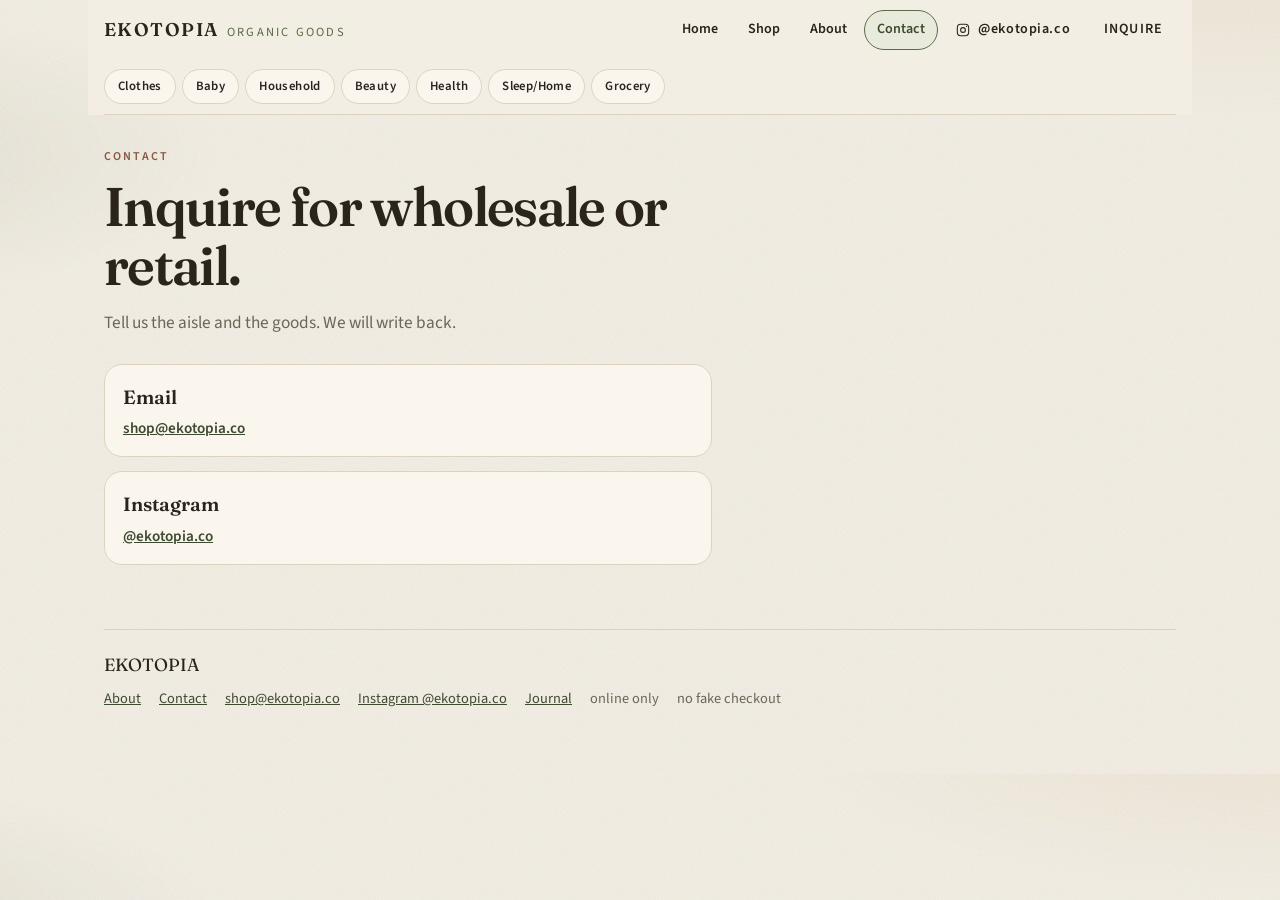
<file: contact/index.html>
<!DOCTYPE html>
<html lang="en">
<head>
  <meta charset="UTF-8">
  <meta name="viewport" content="width=device-width, initial-scale=1.0, viewport-fit=cover">
  <meta name="theme-color" content="#f3eee4">
  <meta name="description" content="Inquire with EKOTOPIA for wholesale or retail. shop@ekotopia.co · Instagram @ekotopia.co.">
  <title>Contact · EKOTOPIA</title>
  <link rel="canonical" href="https://ekotopia.co/contact/">
  <link rel="preconnect" href="https://fonts.googleapis.com">
  <link rel="preconnect" href="https://fonts.gstatic.com" crossorigin>
  <link href="https://fonts.googleapis.com/css2?family=Fraunces:opsz,wght@9..144,500;9..144,600;9..144,700&family=Source+Sans+3:ital,wght@0,400;0,500;0,600;1,400&display=swap" rel="stylesheet">
  <link rel="stylesheet" href="/css/site.css">
</head>
<body>
  <div class="page">
    <div class="site-chrome">
    <header class="site-header">
      <a class="brand" href="/">
        <div class="brand-mark">
          <strong>EKOTOPIA</strong>
          <span>Organic goods</span>
        </div>
      </a>
      <button class="menu-toggle" type="button" aria-expanded="false" aria-controls="site-nav" aria-label="Open menu">
        <span></span><span></span><span></span>
      </button>
      <nav class="site-nav" id="site-nav" aria-label="Site">
        <a href="/">Home</a>
        <div class="nav-shop">
          <button class="nav-shop-btn" type="button" aria-expanded="false" aria-controls="shop-menu">Shop</button>
          <div class="nav-shop-menu" id="shop-menu">
          <a href="/clothes/">Clothes</a>
          <a href="/baby/">Baby</a>
          <a href="/household/">Household</a>
          <a href="/beauty/">Beauty</a>
          <a href="/health/">Health</a>
          <a href="/sleep/">Sleep/Home</a>
          <a href="/grocery/">Grocery</a>
          </div>
        </div>
        <a href="/about/">About</a>
        <a href="/contact/" aria-current="page">Contact</a>
        <a class="ig-follow ig-follow-nav" href="https://www.instagram.com/ekotopia.co/" target="_blank" rel="noopener noreferrer">
          <svg viewBox="0 0 24 24" fill="none" stroke="currentColor" stroke-width="1.6" aria-hidden="true"><rect x="3.5" y="3.5" width="17" height="17" rx="5"/><circle cx="12" cy="12" r="3.6"/><circle cx="17.4" cy="6.6" r="0.9" fill="currentColor" stroke="none"/></svg>
          <span>@ekotopia.co</span>
        </a>
        <a class="inquire-cta" href="/contact/">Inquire</a>
      </nav>
    </header>
    <nav class="aisle-bar" aria-label="Shop aisles">
      <a href="/clothes/">Clothes</a>
      <a href="/baby/">Baby</a>
      <a href="/household/">Household</a>
      <a href="/beauty/">Beauty</a>
      <a href="/health/">Health</a>
      <a href="/sleep/">Sleep/Home</a>
      <a href="/grocery/">Grocery</a>
    </nav>
    </div>

    <article class="prose">
      <p class="kicker">Contact</p>
      <h1>Inquire for wholesale or retail.</h1>
      <p class="lede">Tell us the aisle and the goods. We will write back.</p>
      <div class="contact-list">
        <div class="contact-card">
          <h2>Email</h2>
          <p><a href="mailto:shop@ekotopia.co">shop@ekotopia.co</a></p>
        </div>
        <div class="contact-card">
          <h2>Instagram</h2>
          <p><a href="https://www.instagram.com/ekotopia.co/" target="_blank" rel="noopener noreferrer">@ekotopia.co</a></p>
        </div>
      </div>
    </article>

    <footer>
      <p class="foot-brand">EKOTOPIA</p>
      <ul>
        <li><a href="/about/">About</a></li>
        <li><a href="/contact/">Contact</a></li>
        <li><a href="mailto:shop@ekotopia.co">shop@ekotopia.co</a></li>
        <li><a href="https://www.instagram.com/ekotopia.co/" target="_blank" rel="noopener noreferrer">Instagram @ekotopia.co</a></li>
        <li><a href="/blog/did-you-know/">Journal</a></li>
        <li>online only</li>
        <li>no fake checkout</li>
      </ul>
    </footer>
  </div>
  <script src="/js/hashes.js"></script>
  <script src="/js/site.js"></script>
</body>
</html>
</file>
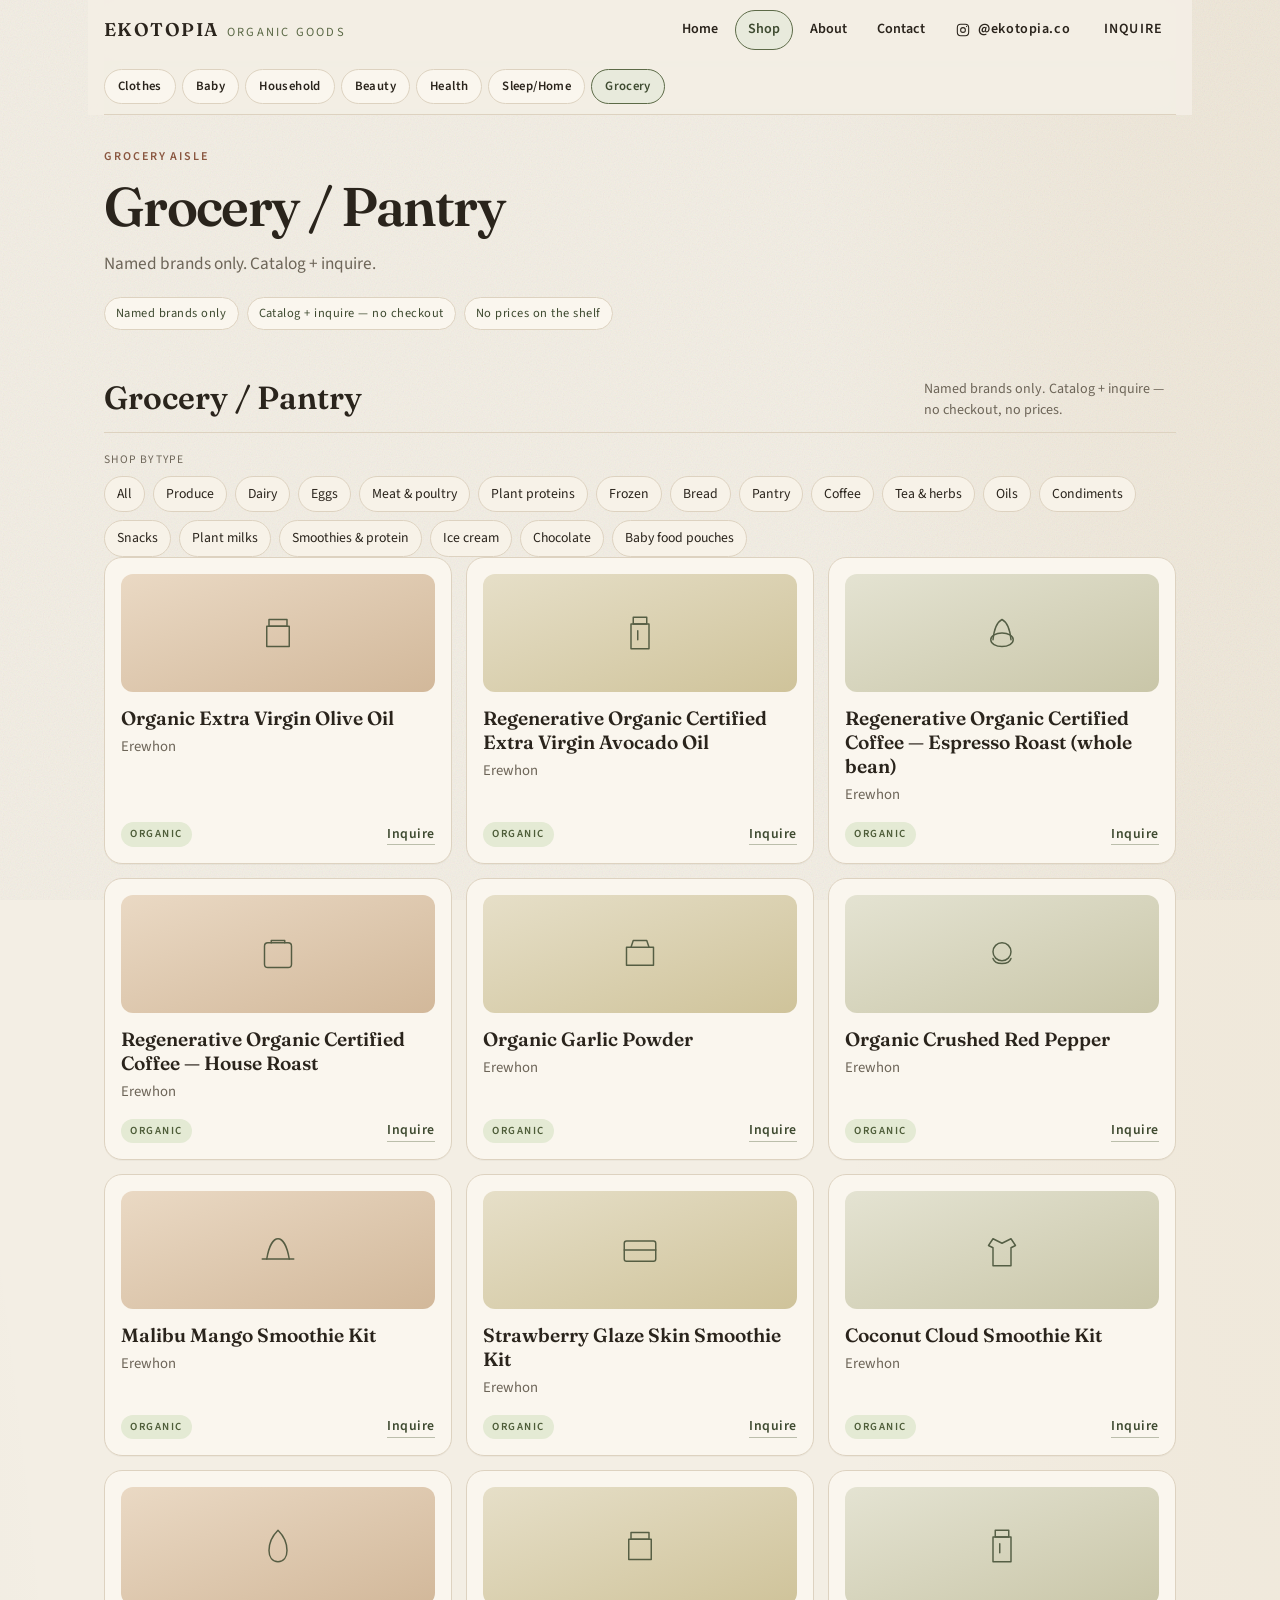
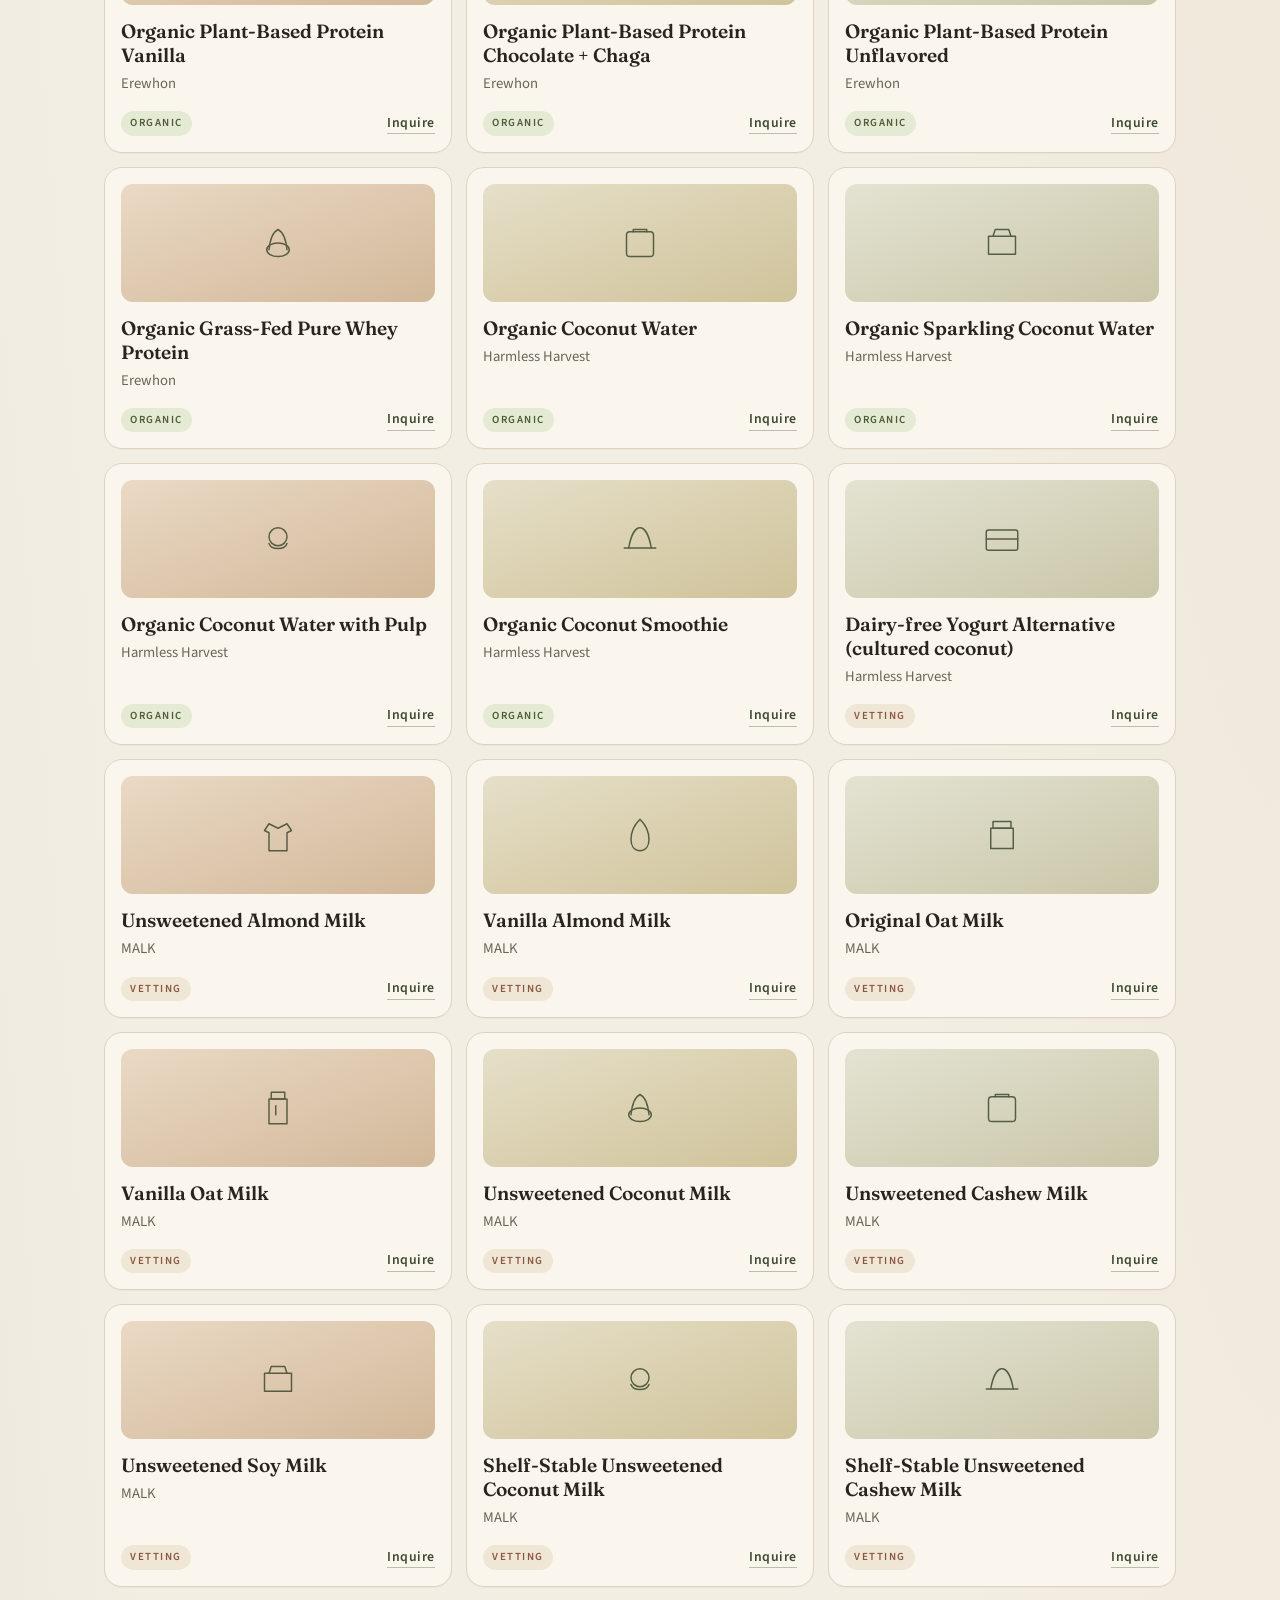
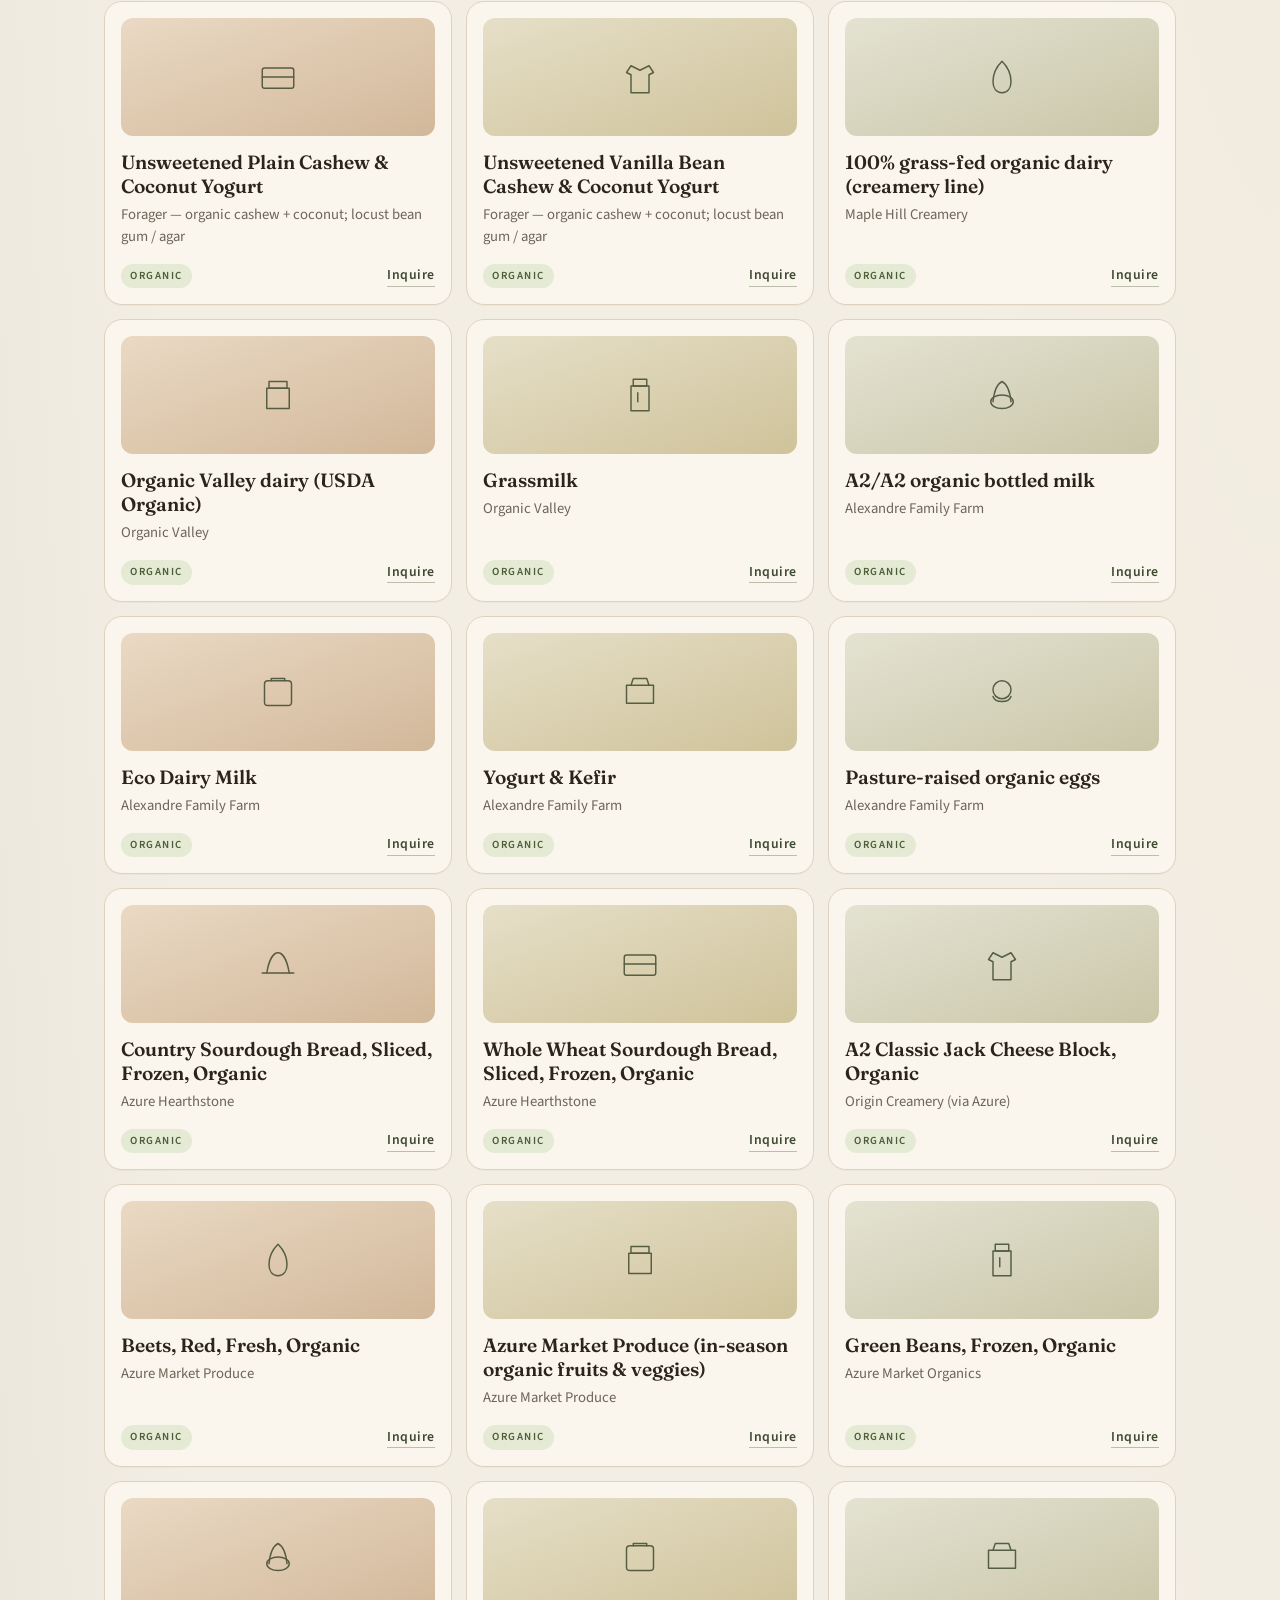
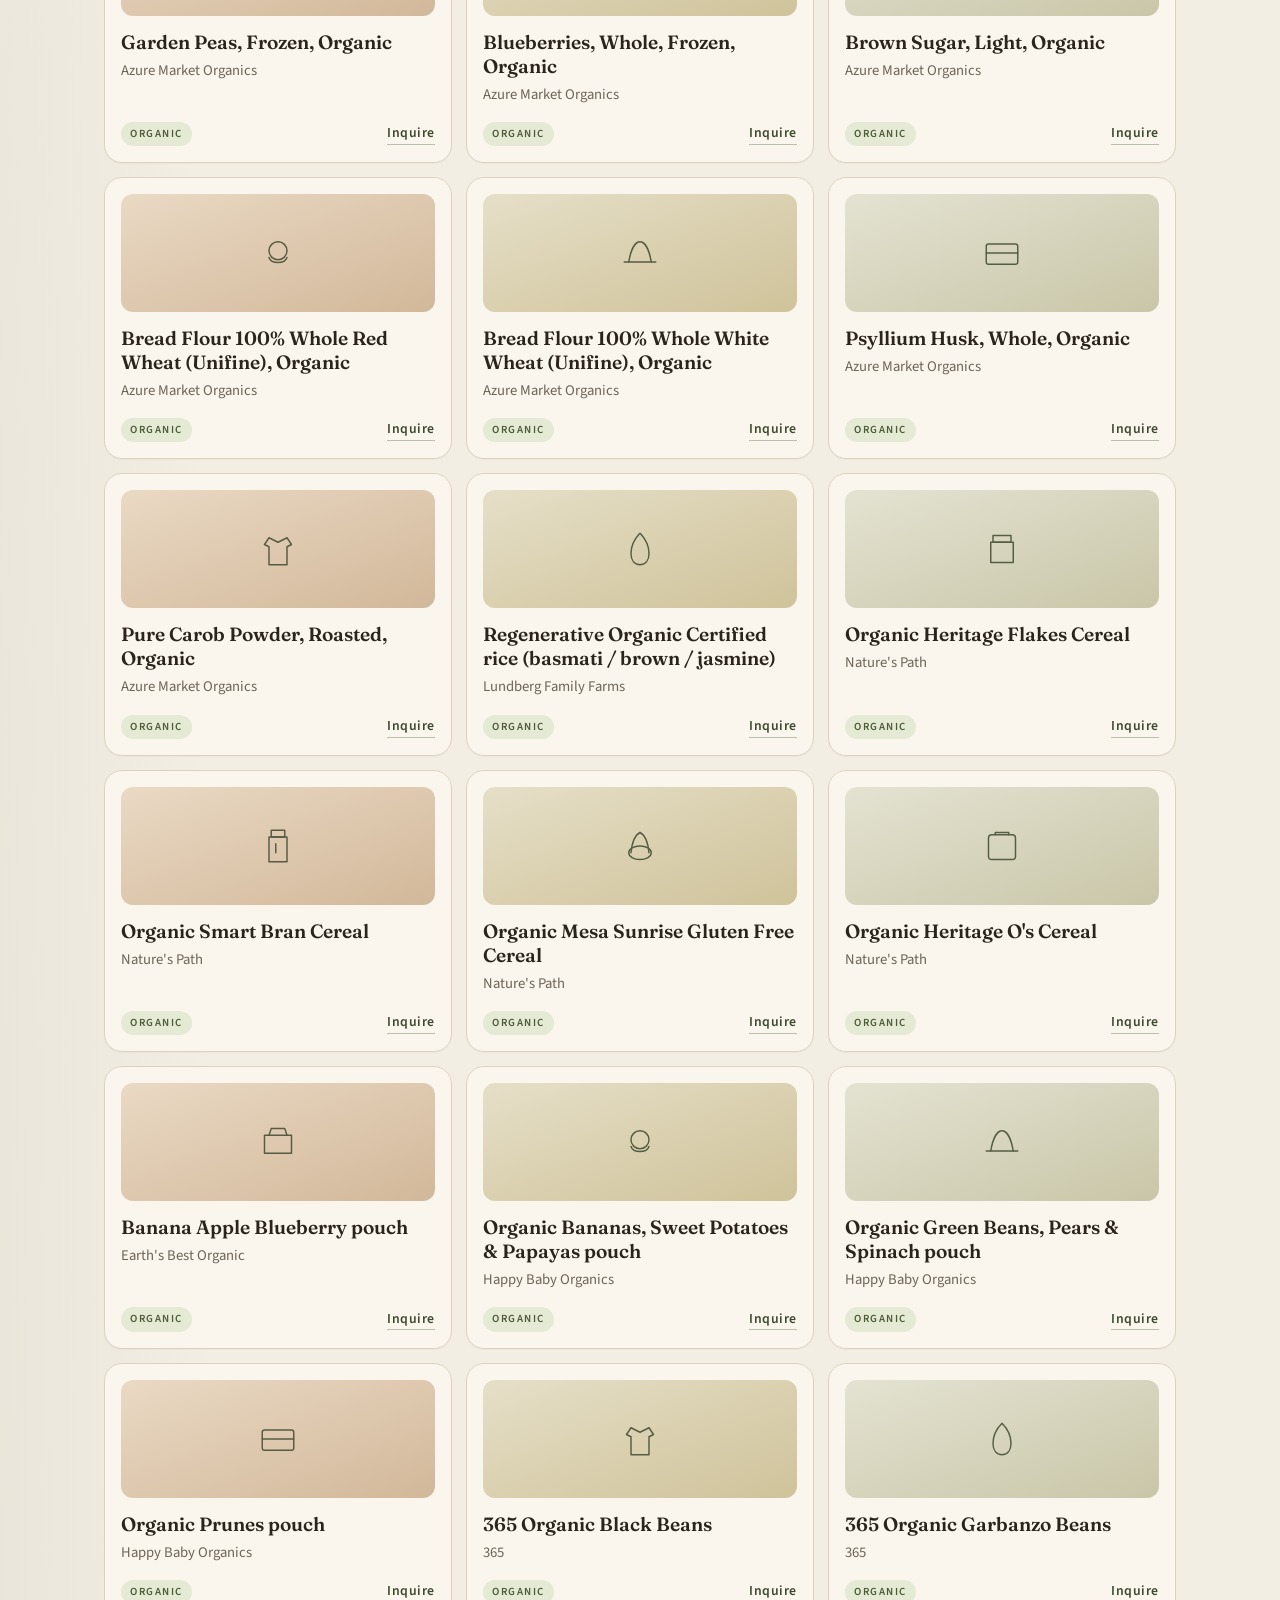
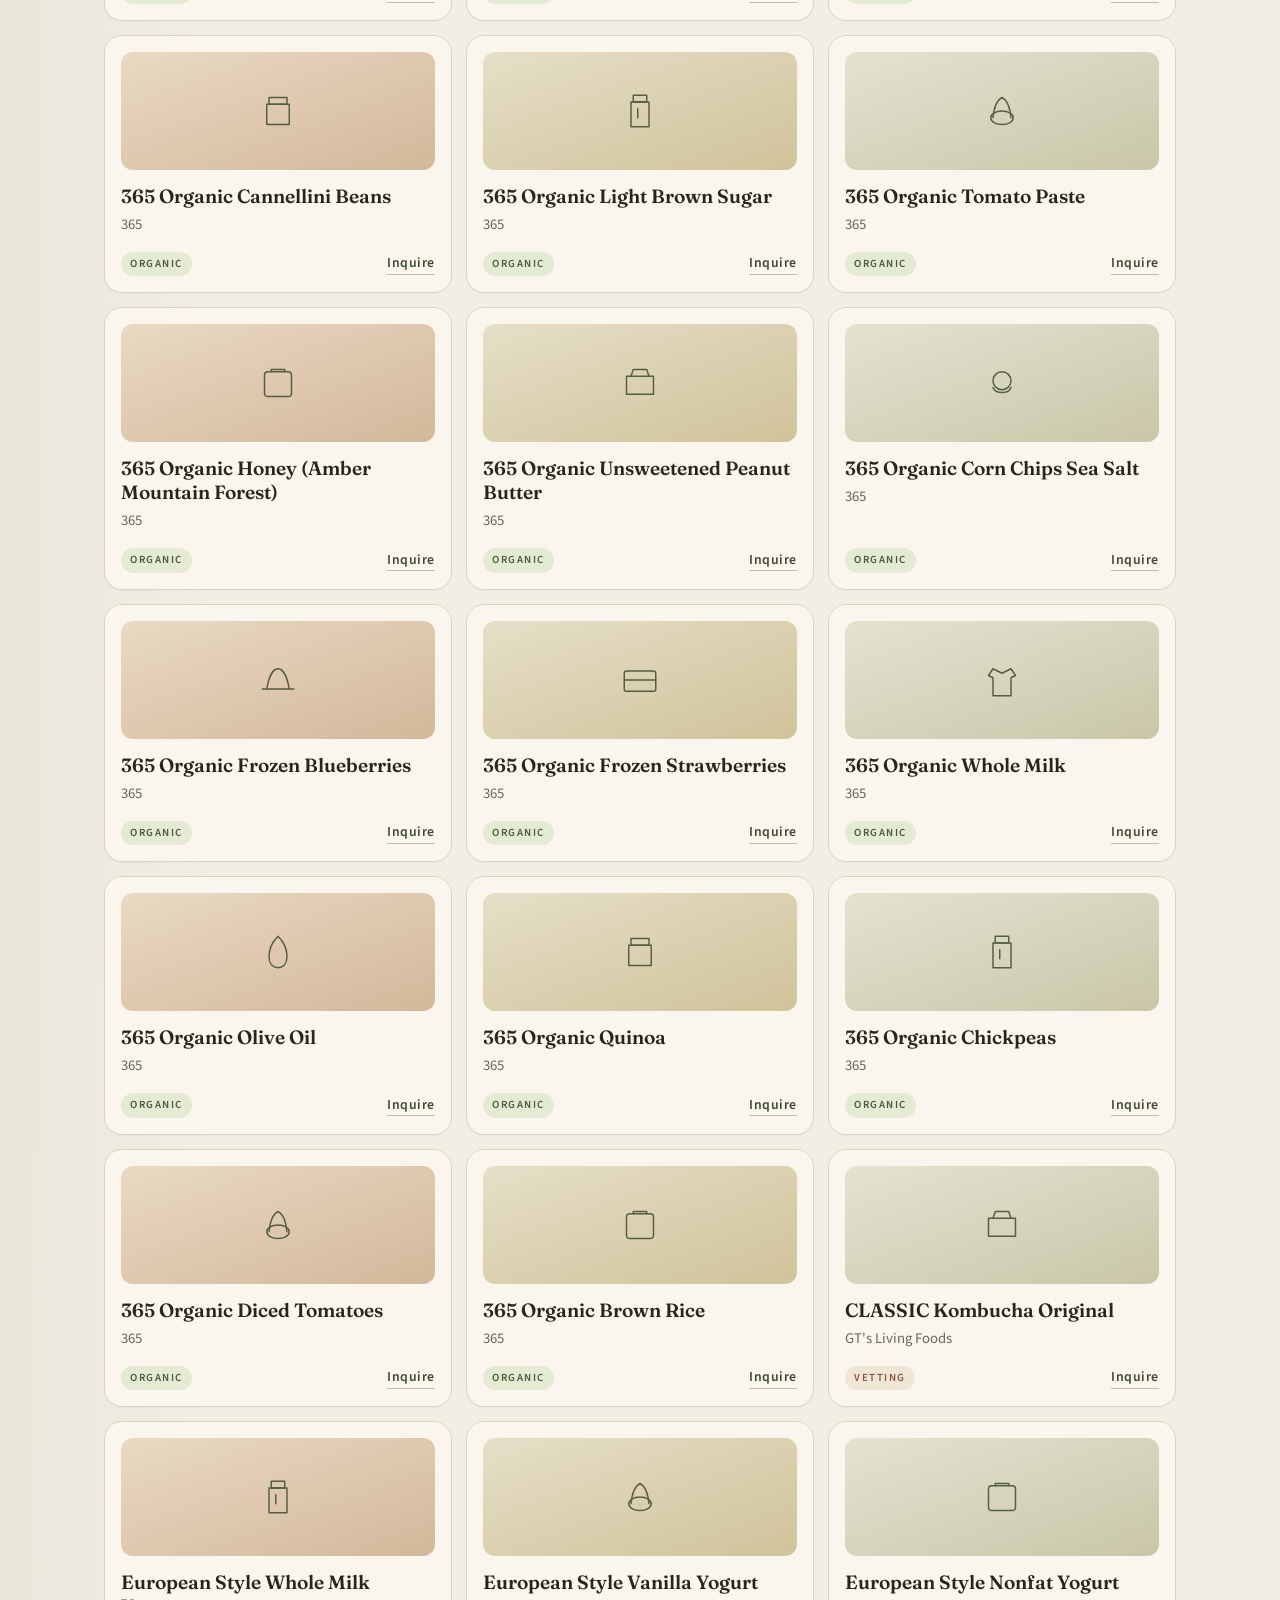
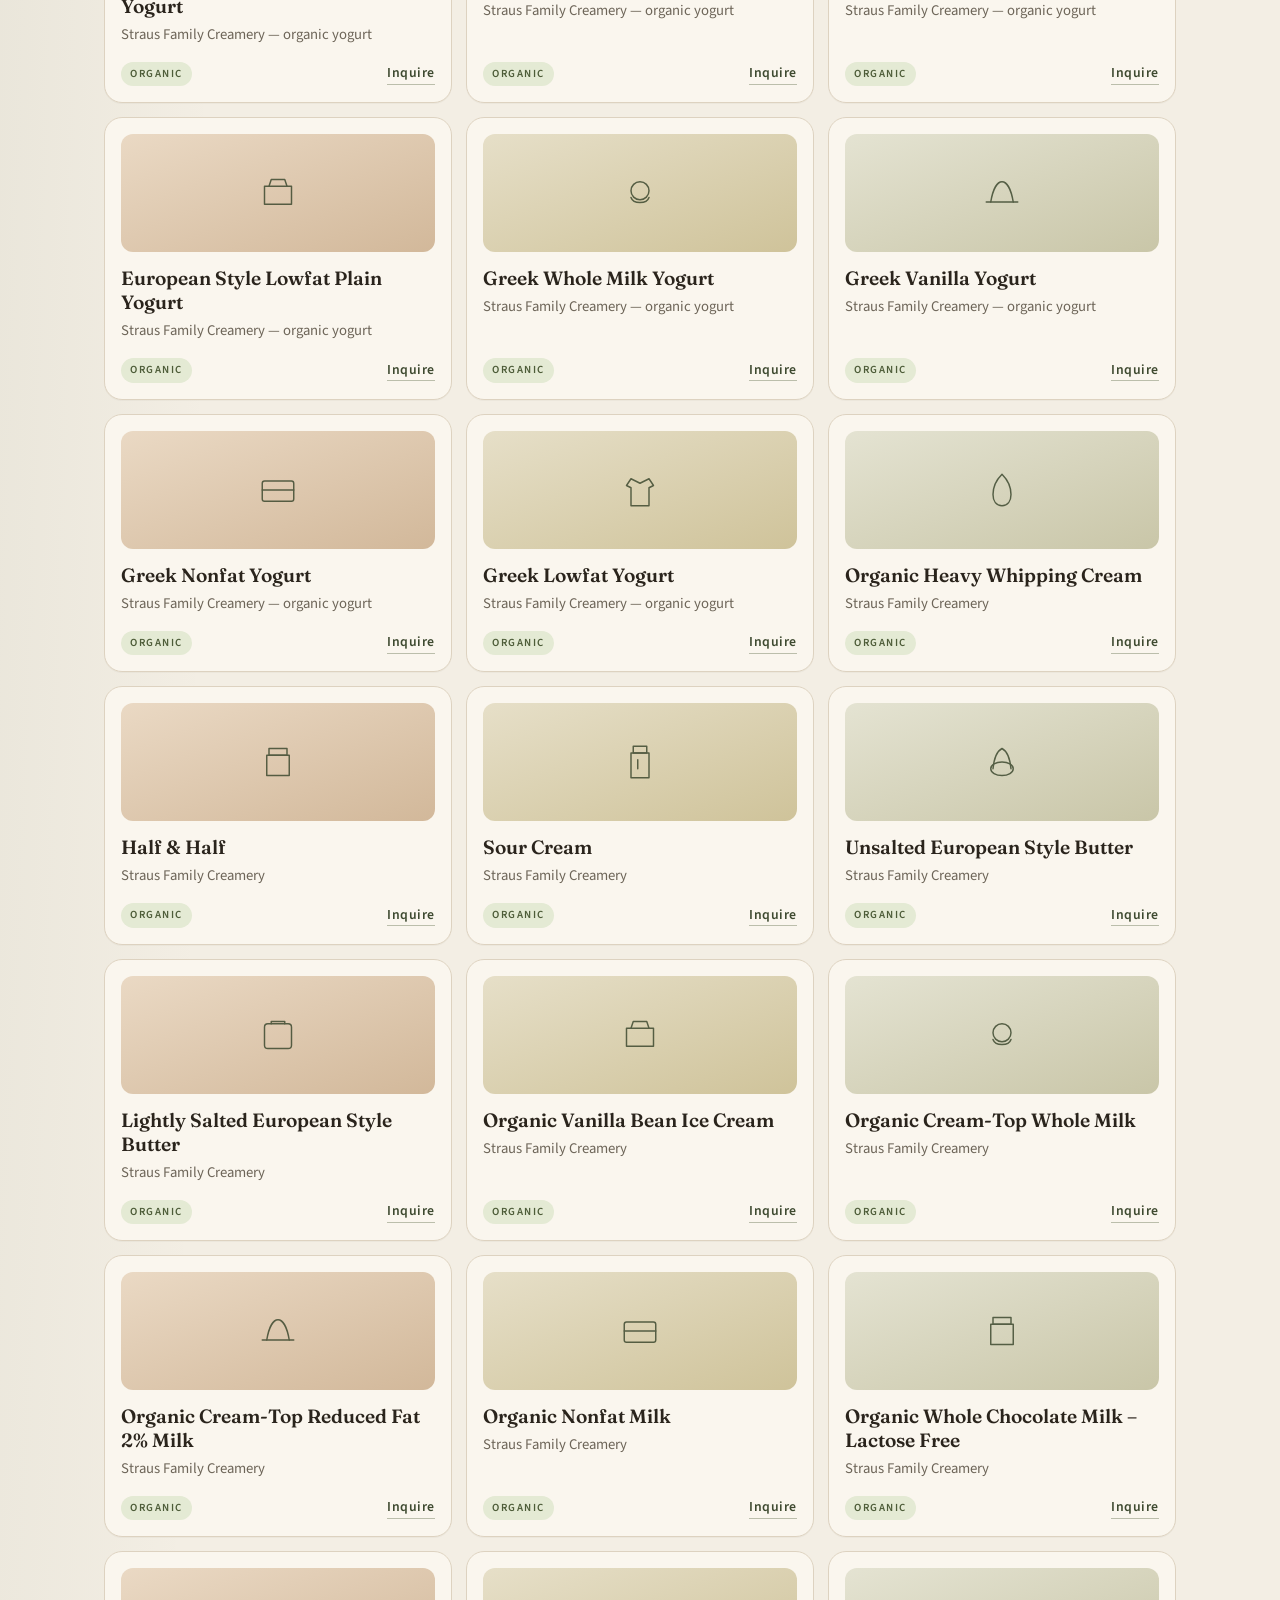
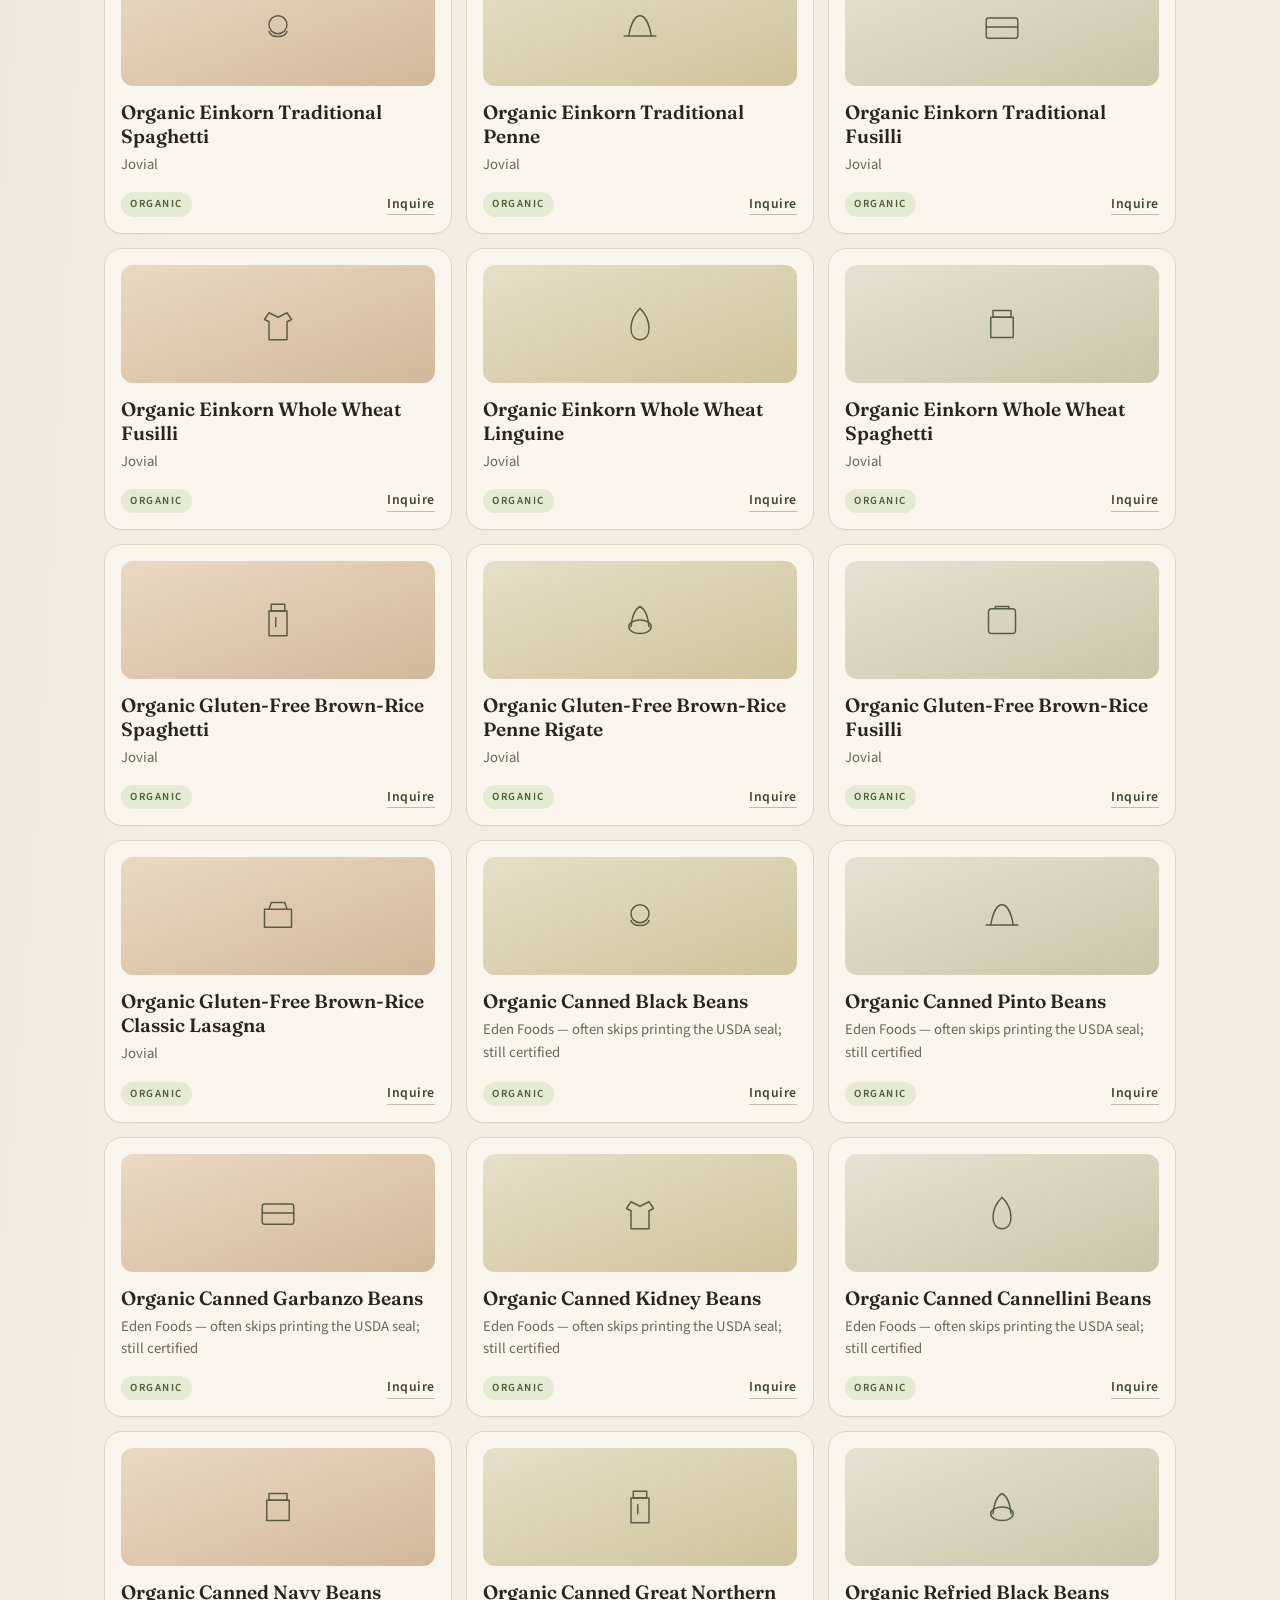
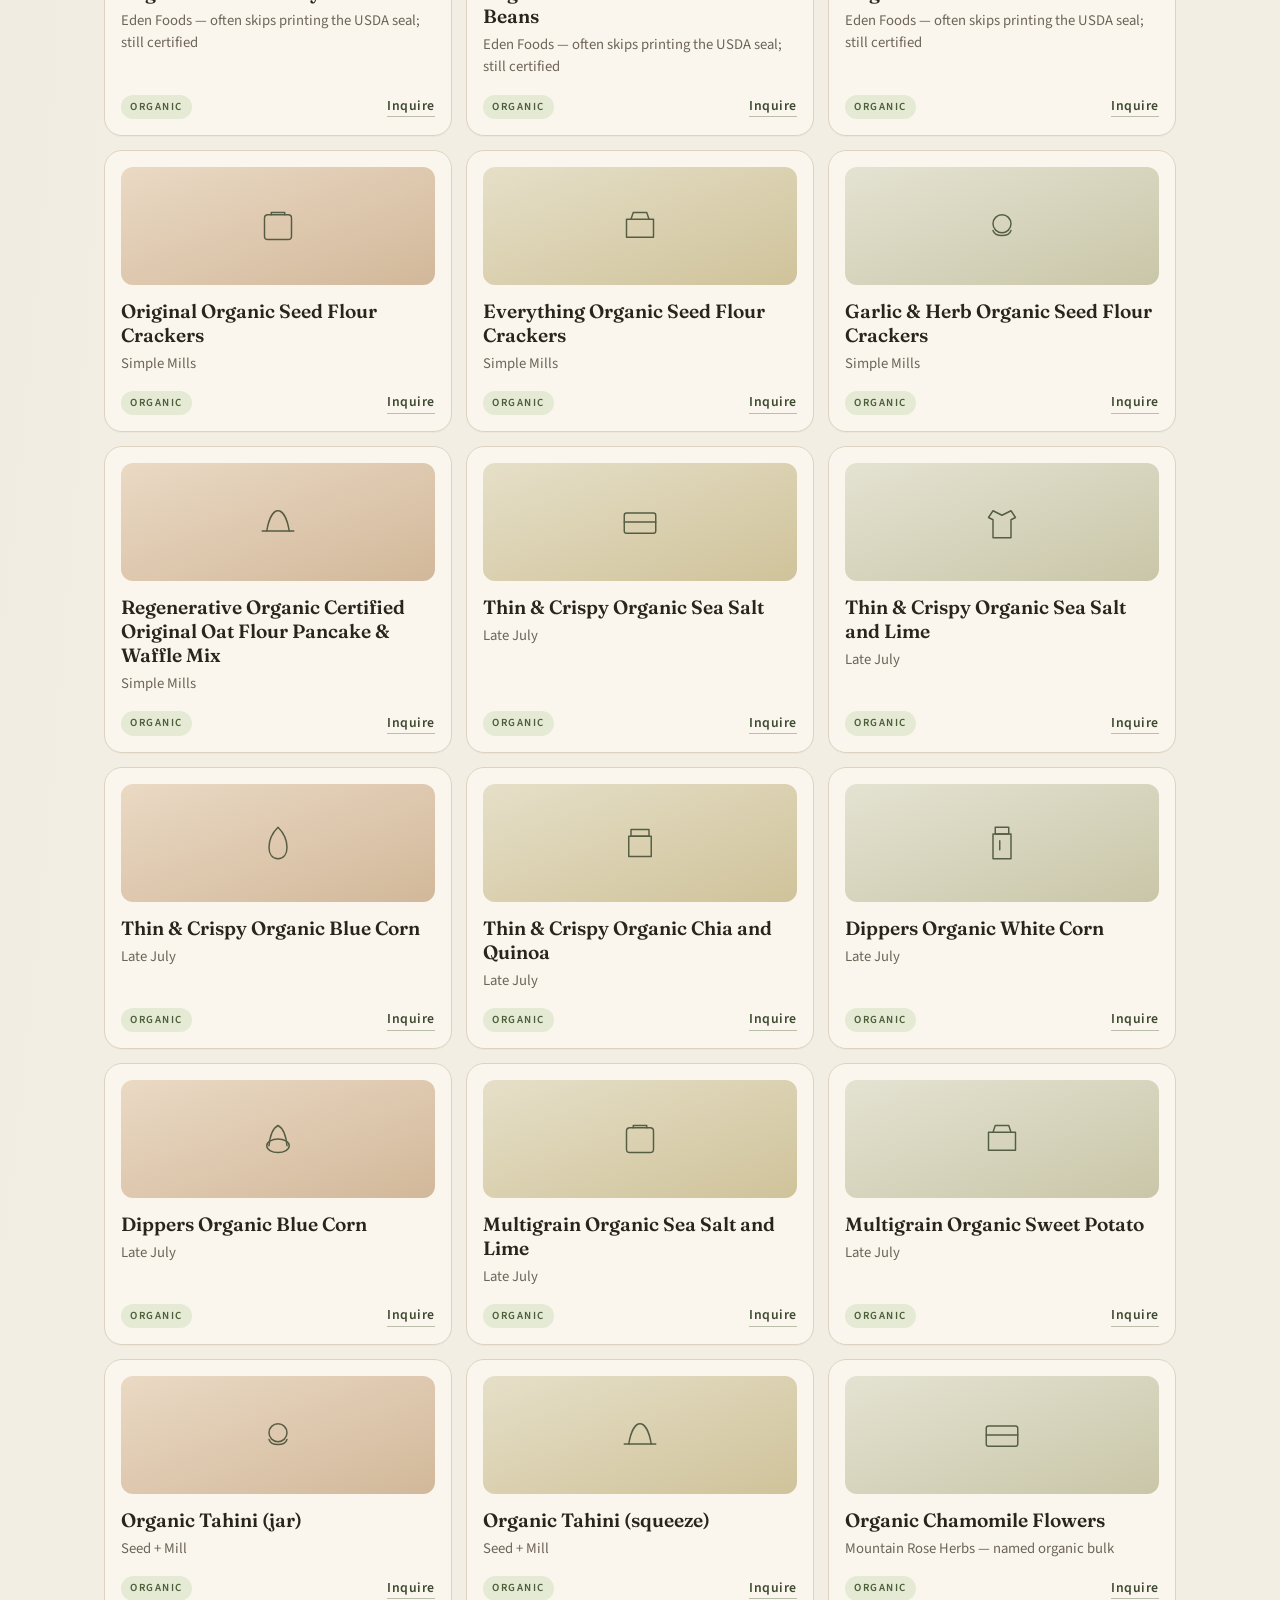
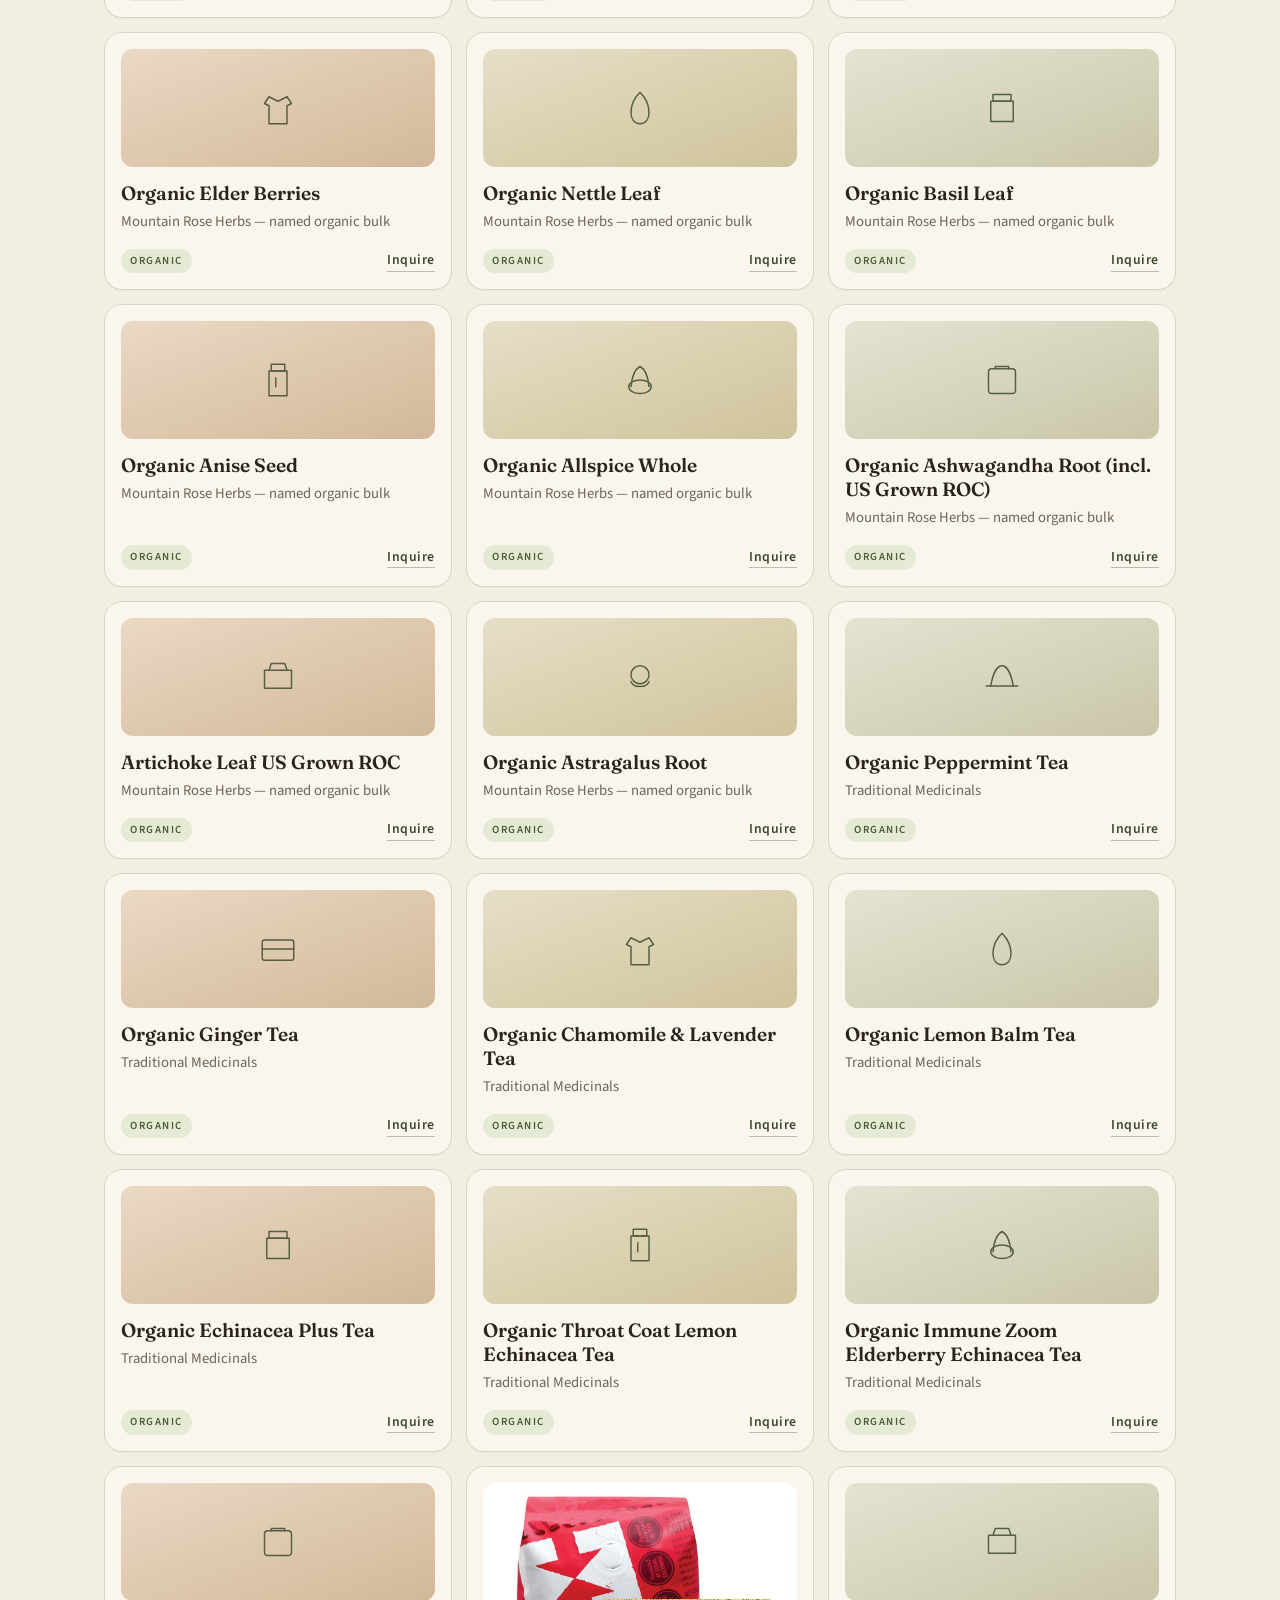
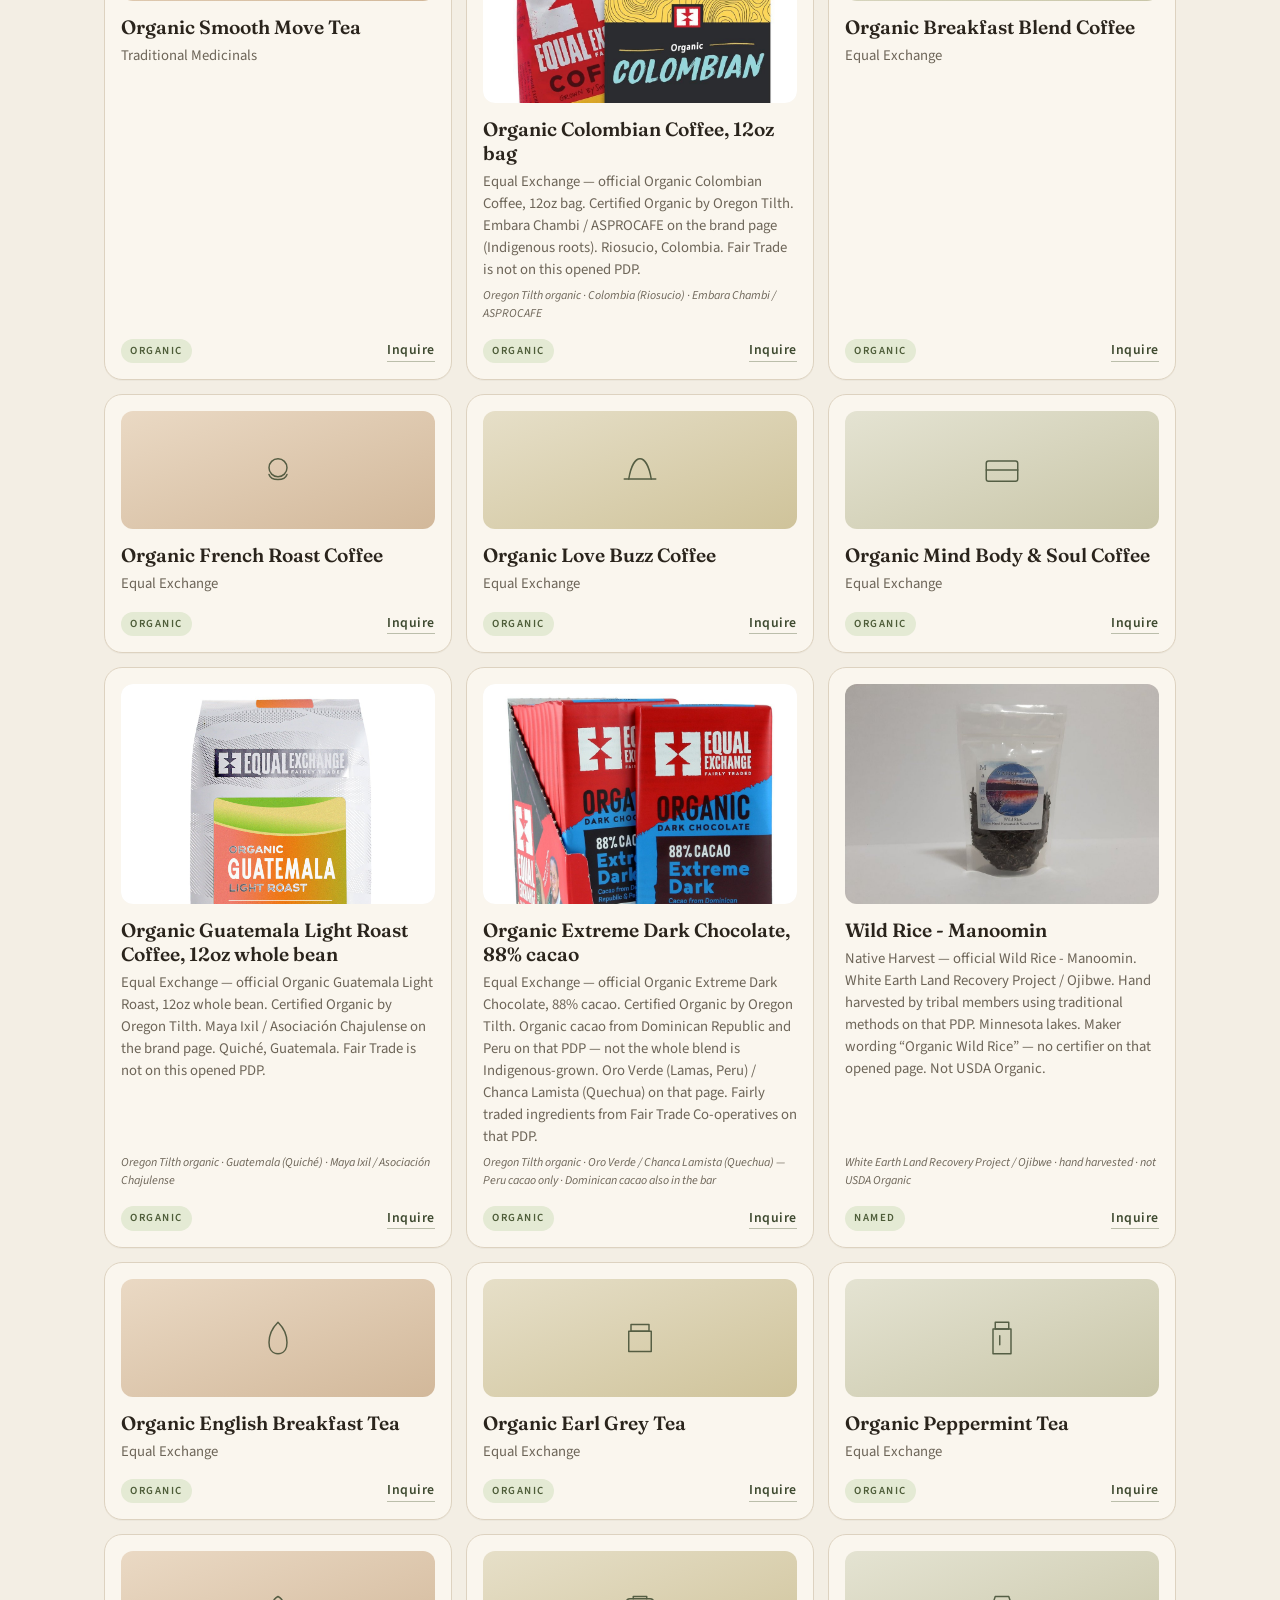
<file: grocery/index.html>
<!DOCTYPE html>
<html lang="en">
<head>
  <meta charset="UTF-8">
  <meta name="viewport" content="width=device-width, initial-scale=1.0, viewport-fit=cover">
  <meta name="theme-color" content="#f3eee4">
  <meta name="description" content="EKOTOPIA Grocery / Pantry — named organic and regenerative foods. Catalog and inquire only.">
  <title>Grocery / Pantry · EKOTOPIA</title>
  <link rel="canonical" href="https://ekotopia.co/grocery/">
  <link rel="preconnect" href="https://fonts.googleapis.com">
  <link rel="preconnect" href="https://fonts.gstatic.com" crossorigin>
  <link href="https://fonts.googleapis.com/css2?family=Fraunces:opsz,wght@9..144,500;9..144,600;9..144,700&family=Source+Sans+3:ital,wght@0,400;0,500;0,600;1,400&display=swap" rel="stylesheet">
  <link rel="stylesheet" href="/css/site.css">
</head>
<body>
  <div class="page">
    <div class="site-chrome">
    <header class="site-header">
      <a class="brand" href="/">
        <div class="brand-mark">
          <strong>EKOTOPIA</strong>
          <span>Organic goods</span>
        </div>
      </a>
      <button class="menu-toggle" type="button" aria-expanded="false" aria-controls="site-nav" aria-label="Open menu">
        <span></span><span></span><span></span>
      </button>
      <nav class="site-nav" id="site-nav" aria-label="Site">
        <a href="/">Home</a>
        <div class="nav-shop is-current">
          <button class="nav-shop-btn" type="button" aria-expanded="false" aria-controls="shop-menu">Shop</button>
          <div class="nav-shop-menu" id="shop-menu">
          <a href="/clothes/">Clothes</a>
          <a href="/baby/">Baby</a>
          <a href="/household/">Household</a>
          <a href="/beauty/">Beauty</a>
          <a href="/health/">Health</a>
          <a href="/sleep/">Sleep/Home</a>
          <a href="/grocery/" aria-current="page">Grocery</a>
          </div>
        </div>
        <a href="/about/">About</a>
        <a href="/contact/">Contact</a>
        <a class="ig-follow ig-follow-nav" href="https://www.instagram.com/ekotopia.co/" target="_blank" rel="noopener noreferrer">
          <svg viewBox="0 0 24 24" fill="none" stroke="currentColor" stroke-width="1.6" aria-hidden="true"><rect x="3.5" y="3.5" width="17" height="17" rx="5"/><circle cx="12" cy="12" r="3.6"/><circle cx="17.4" cy="6.6" r="0.9" fill="currentColor" stroke="none"/></svg>
          <span>@ekotopia.co</span>
        </a>
        <a class="inquire-cta" href="/contact/">Inquire</a>
      </nav>
    </header>
    <nav class="aisle-bar" aria-label="Shop aisles">
      <a href="/clothes/">Clothes</a>
      <a href="/baby/">Baby</a>
      <a href="/household/">Household</a>
      <a href="/beauty/">Beauty</a>
      <a href="/health/">Health</a>
      <a href="/sleep/">Sleep/Home</a>
      <a href="/grocery/" class="is-active">Grocery</a>
    </nav>
    </div>

<section class="hero">
      <p class="kicker">Grocery aisle</p>
      <h1>Grocery / Pantry</h1>
      <p class="lede">Named brands only. Catalog + inquire.</p>
      <div class="promises">
        <span>Named brands only</span>
        <span>Catalog + inquire — no checkout</span>
        <span>No prices on the shelf</span>
      </div>
    </section>

    <section class="aisle" id="grocery">
      <div class="aisle-head">
        <h2>Grocery / Pantry</h2>
        <p>Named brands only. Catalog + inquire — no checkout, no prices.</p>
      </div>
      <div class="aisle-types cut-group" data-aisle-types="grocery">
        <p class="cut-label">Shop by type</p>
        <div class="cut-row">
          <button type="button" class="type-cut-btn" data-aisle-type="grocery" data-type="">All</button>
          <button type="button" class="type-cut-btn" data-aisle-type="grocery" data-type="produce">Produce</button>
          <button type="button" class="type-cut-btn" data-aisle-type="grocery" data-type="dairy">Dairy</button>
          <button type="button" class="type-cut-btn" data-aisle-type="grocery" data-type="eggs">Eggs</button>
          <button type="button" class="type-cut-btn" data-aisle-type="grocery" data-type="meat">Meat & poultry</button>
          <button type="button" class="type-cut-btn" data-aisle-type="grocery" data-type="plant-proteins">Plant proteins</button>
          <button type="button" class="type-cut-btn" data-aisle-type="grocery" data-type="frozen">Frozen</button>
          <button type="button" class="type-cut-btn" data-aisle-type="grocery" data-type="bread">Bread</button>
          <button type="button" class="type-cut-btn" data-aisle-type="grocery" data-type="pantry">Pantry</button>
          <button type="button" class="type-cut-btn" data-aisle-type="grocery" data-type="coffee">Coffee</button>
          <button type="button" class="type-cut-btn" data-aisle-type="grocery" data-type="tea">Tea & herbs</button>
          <button type="button" class="type-cut-btn" data-aisle-type="grocery" data-type="oils">Oils</button>
          <button type="button" class="type-cut-btn" data-aisle-type="grocery" data-type="condiments">Condiments</button>
          <button type="button" class="type-cut-btn" data-aisle-type="grocery" data-type="snacks">Snacks</button>
          <button type="button" class="type-cut-btn" data-aisle-type="grocery" data-type="plant-milks">Plant milks</button>
          <button type="button" class="type-cut-btn" data-aisle-type="grocery" data-type="smoothies">Smoothies & protein</button>
          <button type="button" class="type-cut-btn" data-aisle-type="grocery" data-type="ice-cream">Ice cream</button>
          <button type="button" class="type-cut-btn" data-aisle-type="grocery" data-type="chocolate">Chocolate</button>
          <button type="button" class="type-cut-btn" data-aisle-type="grocery" data-type="baby-food">Baby food pouches</button>
        </div>
        <p class="cut-status" id="grocery-cut-status"></p>
      </div>

      <div class="grid">
        <article class="card" data-grocery="oils">
          <div class="mark" aria-hidden="true">
            <svg viewBox="0 0 48 48"><path d="M16 12h16v6H16z"/><path d="M14 18h20v18H14z"/></svg>
          </div>
          <h3>Organic Extra Virgin Olive Oil</h3>
          <p class="what">Erewhon</p>
          <div class="row">
            <span class="chip live">organic</span>
            <a class="card-link" href="mailto:shop@ekotopia.co?subject=EKOTOPIA%20inquiry%20%E2%80%94%20Organic%20Extra%20Virgin%20Olive%20Oil">Inquire</a>
          </div>
        </article>
        <article class="card" data-grocery="oils">
          <div class="mark" aria-hidden="true">
            <svg viewBox="0 0 48 48"><path d="M18 10h12v6H18z"/><path d="M16 16h16v22H16z"/><path d="M22 22v8"/></svg>
          </div>
          <h3>Regenerative Organic Certified Extra Virgin Avocado Oil</h3>
          <p class="what">Erewhon</p>
          <div class="row">
            <span class="chip live">organic</span>
            <a class="card-link" href="mailto:shop@ekotopia.co?subject=EKOTOPIA%20inquiry%20%E2%80%94%20Regenerative%20Organic%20Certified%20Extra%20Virgin%20Avocado%20Oil">Inquire</a>
          </div>
        </article>
        <article class="card" data-grocery="coffee">
          <div class="mark" aria-hidden="true">
            <svg viewBox="0 0 48 48"><ellipse cx="24" cy="30" rx="10" ry="6"/><path d="M16 30c1-10 4-16 8-18 4 2 7 8 8 18"/></svg>
          </div>
          <h3>Regenerative Organic Certified Coffee — Espresso Roast (whole bean)</h3>
          <p class="what">Erewhon</p>
          <div class="row">
            <span class="chip live">organic</span>
            <a class="card-link" href="mailto:shop@ekotopia.co?subject=EKOTOPIA%20inquiry%20%E2%80%94%20Regenerative%20Organic%20Certified%20Coffee%20%E2%80%94%20Espresso%20Roast%20%28whole%20bean%29">Inquire</a>
          </div>
        </article>
        <article class="card" data-grocery="coffee">
          <div class="mark" aria-hidden="true">
            <svg viewBox="0 0 48 48"><rect x="12" y="14" width="24" height="22" rx="3"/><path d="M18 14V12h12v2"/></svg>
          </div>
          <h3>Regenerative Organic Certified Coffee — House Roast</h3>
          <p class="what">Erewhon</p>
          <div class="row">
            <span class="chip live">organic</span>
            <a class="card-link" href="mailto:shop@ekotopia.co?subject=EKOTOPIA%20inquiry%20%E2%80%94%20Regenerative%20Organic%20Certified%20Coffee%20%E2%80%94%20House%20Roast">Inquire</a>
          </div>
        </article>
        <article class="card" data-grocery="pantry">
          <div class="mark" aria-hidden="true">
            <svg viewBox="0 0 48 48"><path d="M12 18h24v16H12z"/><path d="M16 18l2-6h12l2 6"/></svg>
          </div>
          <h3>Organic Garlic Powder</h3>
          <p class="what">Erewhon</p>
          <div class="row">
            <span class="chip live">organic</span>
            <a class="card-link" href="mailto:shop@ekotopia.co?subject=EKOTOPIA%20inquiry%20%E2%80%94%20Organic%20Garlic%20Powder">Inquire</a>
          </div>
        </article>
        <article class="card" data-grocery="pantry">
          <div class="mark" aria-hidden="true">
            <svg viewBox="0 0 48 48"><circle cx="24" cy="22" r="8"/><path d="M16 28c2 6 14 6 16 0"/></svg>
          </div>
          <h3>Organic Crushed Red Pepper</h3>
          <p class="what">Erewhon</p>
          <div class="row">
            <span class="chip live">organic</span>
            <a class="card-link" href="mailto:shop@ekotopia.co?subject=EKOTOPIA%20inquiry%20%E2%80%94%20Organic%20Crushed%20Red%20Pepper">Inquire</a>
          </div>
        </article>
        <article class="card" data-grocery="smoothies">
          <div class="mark" aria-hidden="true">
            <svg viewBox="0 0 48 48"><path d="M10 32h28"/><path d="M14 32c2-12 6-18 10-18s8 6 10 18"/></svg>
          </div>
          <h3>Malibu Mango Smoothie Kit</h3>
          <p class="what">Erewhon</p>
          <div class="row">
            <span class="chip live">organic</span>
            <a class="card-link" href="mailto:shop@ekotopia.co?subject=EKOTOPIA%20inquiry%20%E2%80%94%20Malibu%20Mango%20Smoothie%20Kit">Inquire</a>
          </div>
        </article>
        <article class="card" data-grocery="smoothies">
          <div class="mark" aria-hidden="true">
            <svg viewBox="0 0 48 48"><rect x="10" y="16" width="28" height="18" rx="2"/><path d="M10 24h28"/></svg>
          </div>
          <h3>Strawberry Glaze Skin Smoothie Kit</h3>
          <p class="what">Erewhon</p>
          <div class="row">
            <span class="chip live">organic</span>
            <a class="card-link" href="mailto:shop@ekotopia.co?subject=EKOTOPIA%20inquiry%20%E2%80%94%20Strawberry%20Glaze%20Skin%20Smoothie%20Kit">Inquire</a>
          </div>
        </article>
        <article class="card" data-grocery="smoothies">
          <div class="mark" aria-hidden="true">
            <svg viewBox="0 0 48 48"><path d="M16 14l8 4 8-4 4 6-4 2v16H16V22l-4-2z"/></svg>
          </div>
          <h3>Coconut Cloud Smoothie Kit</h3>
          <p class="what">Erewhon</p>
          <div class="row">
            <span class="chip live">organic</span>
            <a class="card-link" href="mailto:shop@ekotopia.co?subject=EKOTOPIA%20inquiry%20%E2%80%94%20Coconut%20Cloud%20Smoothie%20Kit">Inquire</a>
          </div>
        </article>
        <article class="card" data-grocery="smoothies">
          <div class="mark" aria-hidden="true">
            <svg viewBox="0 0 48 48"><path d="M24 10c6 6 8 12 8 18s-3 10-8 10-8-4-8-10 2-12 8-18z"/></svg>
          </div>
          <h3>Organic Plant-Based Protein Vanilla</h3>
          <p class="what">Erewhon</p>
          <div class="row">
            <span class="chip live">organic</span>
            <a class="card-link" href="mailto:shop@ekotopia.co?subject=EKOTOPIA%20inquiry%20%E2%80%94%20Organic%20Plant-Based%20Protein%20Vanilla">Inquire</a>
          </div>
        </article>
        <article class="card" data-grocery="smoothies">
          <div class="mark" aria-hidden="true">
            <svg viewBox="0 0 48 48"><path d="M16 12h16v6H16z"/><path d="M14 18h20v18H14z"/></svg>
          </div>
          <h3>Organic Plant-Based Protein Chocolate + Chaga</h3>
          <p class="what">Erewhon</p>
          <div class="row">
            <span class="chip live">organic</span>
            <a class="card-link" href="mailto:shop@ekotopia.co?subject=EKOTOPIA%20inquiry%20%E2%80%94%20Organic%20Plant-Based%20Protein%20Chocolate%20%2B%20Chaga">Inquire</a>
          </div>
        </article>
        <article class="card" data-grocery="smoothies">
          <div class="mark" aria-hidden="true">
            <svg viewBox="0 0 48 48"><path d="M18 10h12v6H18z"/><path d="M16 16h16v22H16z"/><path d="M22 22v8"/></svg>
          </div>
          <h3>Organic Plant-Based Protein Unflavored</h3>
          <p class="what">Erewhon</p>
          <div class="row">
            <span class="chip live">organic</span>
            <a class="card-link" href="mailto:shop@ekotopia.co?subject=EKOTOPIA%20inquiry%20%E2%80%94%20Organic%20Plant-Based%20Protein%20Unflavored">Inquire</a>
          </div>
        </article>
        <article class="card" data-grocery="smoothies">
          <div class="mark" aria-hidden="true">
            <svg viewBox="0 0 48 48"><ellipse cx="24" cy="30" rx="10" ry="6"/><path d="M16 30c1-10 4-16 8-18 4 2 7 8 8 18"/></svg>
          </div>
          <h3>Organic Grass-Fed Pure Whey Protein</h3>
          <p class="what">Erewhon</p>
          <div class="row">
            <span class="chip live">organic</span>
            <a class="card-link" href="mailto:shop@ekotopia.co?subject=EKOTOPIA%20inquiry%20%E2%80%94%20Organic%20Grass-Fed%20Pure%20Whey%20Protein">Inquire</a>
          </div>
        </article>
        <article class="card" data-grocery="pantry">
          <div class="mark" aria-hidden="true">
            <svg viewBox="0 0 48 48"><rect x="12" y="14" width="24" height="22" rx="3"/><path d="M18 14V12h12v2"/></svg>
          </div>
          <h3>Organic Coconut Water</h3>
          <p class="what">Harmless Harvest</p>
          <div class="row">
            <span class="chip live">organic</span>
            <a class="card-link" href="mailto:shop@ekotopia.co?subject=EKOTOPIA%20inquiry%20%E2%80%94%20Organic%20Coconut%20Water">Inquire</a>
          </div>
        </article>
        <article class="card" data-grocery="pantry">
          <div class="mark" aria-hidden="true">
            <svg viewBox="0 0 48 48"><path d="M12 18h24v16H12z"/><path d="M16 18l2-6h12l2 6"/></svg>
          </div>
          <h3>Organic Sparkling Coconut Water</h3>
          <p class="what">Harmless Harvest</p>
          <div class="row">
            <span class="chip live">organic</span>
            <a class="card-link" href="mailto:shop@ekotopia.co?subject=EKOTOPIA%20inquiry%20%E2%80%94%20Organic%20Sparkling%20Coconut%20Water">Inquire</a>
          </div>
        </article>
        <article class="card" data-grocery="pantry">
          <div class="mark" aria-hidden="true">
            <svg viewBox="0 0 48 48"><circle cx="24" cy="22" r="8"/><path d="M16 28c2 6 14 6 16 0"/></svg>
          </div>
          <h3>Organic Coconut Water with Pulp</h3>
          <p class="what">Harmless Harvest</p>
          <div class="row">
            <span class="chip live">organic</span>
            <a class="card-link" href="mailto:shop@ekotopia.co?subject=EKOTOPIA%20inquiry%20%E2%80%94%20Organic%20Coconut%20Water%20with%20Pulp">Inquire</a>
          </div>
        </article>
        <article class="card" data-grocery="smoothies">
          <div class="mark" aria-hidden="true">
            <svg viewBox="0 0 48 48"><path d="M10 32h28"/><path d="M14 32c2-12 6-18 10-18s8 6 10 18"/></svg>
          </div>
          <h3>Organic Coconut Smoothie</h3>
          <p class="what">Harmless Harvest</p>
          <div class="row">
            <span class="chip live">organic</span>
            <a class="card-link" href="mailto:shop@ekotopia.co?subject=EKOTOPIA%20inquiry%20%E2%80%94%20Organic%20Coconut%20Smoothie">Inquire</a>
          </div>
        </article>
        <article class="card" data-grocery="plant-milks">
          <div class="mark" aria-hidden="true">
            <svg viewBox="0 0 48 48"><rect x="10" y="16" width="28" height="18" rx="2"/><path d="M10 24h28"/></svg>
          </div>
          <h3>Dairy-free Yogurt Alternative (cultured coconut)</h3>
          <p class="what">Harmless Harvest</p>
          <div class="row">
            <span class="chip">vetting</span>
            <a class="card-link" href="mailto:shop@ekotopia.co?subject=EKOTOPIA%20inquiry%20%E2%80%94%20Dairy-free%20Yogurt%20Alternative%20%28cultured%20coconut%29">Inquire</a>
          </div>
        </article>
        <article class="card" data-grocery="plant-milks">
          <div class="mark" aria-hidden="true">
            <svg viewBox="0 0 48 48"><path d="M16 14l8 4 8-4 4 6-4 2v16H16V22l-4-2z"/></svg>
          </div>
          <h3>Unsweetened Almond Milk</h3>
          <p class="what">MALK</p>
          <div class="row">
            <span class="chip">vetting</span>
            <a class="card-link" href="mailto:shop@ekotopia.co?subject=EKOTOPIA%20inquiry%20%E2%80%94%20Unsweetened%20Almond%20Milk">Inquire</a>
          </div>
        </article>
        <article class="card" data-grocery="plant-milks">
          <div class="mark" aria-hidden="true">
            <svg viewBox="0 0 48 48"><path d="M24 10c6 6 8 12 8 18s-3 10-8 10-8-4-8-10 2-12 8-18z"/></svg>
          </div>
          <h3>Vanilla Almond Milk</h3>
          <p class="what">MALK</p>
          <div class="row">
            <span class="chip">vetting</span>
            <a class="card-link" href="mailto:shop@ekotopia.co?subject=EKOTOPIA%20inquiry%20%E2%80%94%20Vanilla%20Almond%20Milk">Inquire</a>
          </div>
        </article>
        <article class="card" data-grocery="plant-milks">
          <div class="mark" aria-hidden="true">
            <svg viewBox="0 0 48 48"><path d="M16 12h16v6H16z"/><path d="M14 18h20v18H14z"/></svg>
          </div>
          <h3>Original Oat Milk</h3>
          <p class="what">MALK</p>
          <div class="row">
            <span class="chip">vetting</span>
            <a class="card-link" href="mailto:shop@ekotopia.co?subject=EKOTOPIA%20inquiry%20%E2%80%94%20Original%20Oat%20Milk">Inquire</a>
          </div>
        </article>
        <article class="card" data-grocery="plant-milks">
          <div class="mark" aria-hidden="true">
            <svg viewBox="0 0 48 48"><path d="M18 10h12v6H18z"/><path d="M16 16h16v22H16z"/><path d="M22 22v8"/></svg>
          </div>
          <h3>Vanilla Oat Milk</h3>
          <p class="what">MALK</p>
          <div class="row">
            <span class="chip">vetting</span>
            <a class="card-link" href="mailto:shop@ekotopia.co?subject=EKOTOPIA%20inquiry%20%E2%80%94%20Vanilla%20Oat%20Milk">Inquire</a>
          </div>
        </article>
        <article class="card" data-grocery="plant-milks">
          <div class="mark" aria-hidden="true">
            <svg viewBox="0 0 48 48"><ellipse cx="24" cy="30" rx="10" ry="6"/><path d="M16 30c1-10 4-16 8-18 4 2 7 8 8 18"/></svg>
          </div>
          <h3>Unsweetened Coconut Milk</h3>
          <p class="what">MALK</p>
          <div class="row">
            <span class="chip">vetting</span>
            <a class="card-link" href="mailto:shop@ekotopia.co?subject=EKOTOPIA%20inquiry%20%E2%80%94%20Unsweetened%20Coconut%20Milk">Inquire</a>
          </div>
        </article>
        <article class="card" data-grocery="plant-milks">
          <div class="mark" aria-hidden="true">
            <svg viewBox="0 0 48 48"><rect x="12" y="14" width="24" height="22" rx="3"/><path d="M18 14V12h12v2"/></svg>
          </div>
          <h3>Unsweetened Cashew Milk</h3>
          <p class="what">MALK</p>
          <div class="row">
            <span class="chip">vetting</span>
            <a class="card-link" href="mailto:shop@ekotopia.co?subject=EKOTOPIA%20inquiry%20%E2%80%94%20Unsweetened%20Cashew%20Milk">Inquire</a>
          </div>
        </article>
        <article class="card" data-grocery="plant-milks">
          <div class="mark" aria-hidden="true">
            <svg viewBox="0 0 48 48"><path d="M12 18h24v16H12z"/><path d="M16 18l2-6h12l2 6"/></svg>
          </div>
          <h3>Unsweetened Soy Milk</h3>
          <p class="what">MALK</p>
          <div class="row">
            <span class="chip">vetting</span>
            <a class="card-link" href="mailto:shop@ekotopia.co?subject=EKOTOPIA%20inquiry%20%E2%80%94%20Unsweetened%20Soy%20Milk">Inquire</a>
          </div>
        </article>
        <article class="card" data-grocery="plant-milks">
          <div class="mark" aria-hidden="true">
            <svg viewBox="0 0 48 48"><circle cx="24" cy="22" r="8"/><path d="M16 28c2 6 14 6 16 0"/></svg>
          </div>
          <h3>Shelf-Stable Unsweetened Coconut Milk</h3>
          <p class="what">MALK</p>
          <div class="row">
            <span class="chip">vetting</span>
            <a class="card-link" href="mailto:shop@ekotopia.co?subject=EKOTOPIA%20inquiry%20%E2%80%94%20Shelf-Stable%20Unsweetened%20Coconut%20Milk">Inquire</a>
          </div>
        </article>
        <article class="card" data-grocery="plant-milks">
          <div class="mark" aria-hidden="true">
            <svg viewBox="0 0 48 48"><path d="M10 32h28"/><path d="M14 32c2-12 6-18 10-18s8 6 10 18"/></svg>
          </div>
          <h3>Shelf-Stable Unsweetened Cashew Milk</h3>
          <p class="what">MALK</p>
          <div class="row">
            <span class="chip">vetting</span>
            <a class="card-link" href="mailto:shop@ekotopia.co?subject=EKOTOPIA%20inquiry%20%E2%80%94%20Shelf-Stable%20Unsweetened%20Cashew%20Milk">Inquire</a>
          </div>
        </article>
        <article class="card" data-grocery="plant-milks">
          <div class="mark" aria-hidden="true">
            <svg viewBox="0 0 48 48"><rect x="10" y="16" width="28" height="18" rx="2"/><path d="M10 24h28"/></svg>
          </div>
          <h3>Unsweetened Plain Cashew &amp; Coconut Yogurt</h3>
          <p class="what">Forager — organic cashew + coconut; locust bean gum / agar</p>
          <div class="row">
            <span class="chip live">organic</span>
            <a class="card-link" href="mailto:shop@ekotopia.co?subject=EKOTOPIA%20inquiry%20%E2%80%94%20Unsweetened%20Plain%20Cashew%20%26%20Coconut%20Yogurt">Inquire</a>
          </div>
        </article>
        <article class="card" data-grocery="plant-milks">
          <div class="mark" aria-hidden="true">
            <svg viewBox="0 0 48 48"><path d="M16 14l8 4 8-4 4 6-4 2v16H16V22l-4-2z"/></svg>
          </div>
          <h3>Unsweetened Vanilla Bean Cashew &amp; Coconut Yogurt</h3>
          <p class="what">Forager — organic cashew + coconut; locust bean gum / agar</p>
          <div class="row">
            <span class="chip live">organic</span>
            <a class="card-link" href="mailto:shop@ekotopia.co?subject=EKOTOPIA%20inquiry%20%E2%80%94%20Unsweetened%20Vanilla%20Bean%20Cashew%20%26%20Coconut%20Yogurt">Inquire</a>
          </div>
        </article>
        <article class="card" data-grocery="dairy">
          <div class="mark" aria-hidden="true">
            <svg viewBox="0 0 48 48"><path d="M24 10c6 6 8 12 8 18s-3 10-8 10-8-4-8-10 2-12 8-18z"/></svg>
          </div>
          <h3>100% grass-fed organic dairy (creamery line)</h3>
          <p class="what">Maple Hill Creamery</p>
          <div class="row">
            <span class="chip live">organic</span>
            <a class="card-link" href="mailto:shop@ekotopia.co?subject=EKOTOPIA%20inquiry%20%E2%80%94%20100%25%20grass-fed%20organic%20dairy%20%28creamery%20line%29">Inquire</a>
          </div>
        </article>
        <article class="card" data-grocery="dairy">
          <div class="mark" aria-hidden="true">
            <svg viewBox="0 0 48 48"><path d="M16 12h16v6H16z"/><path d="M14 18h20v18H14z"/></svg>
          </div>
          <h3>Organic Valley dairy (USDA Organic)</h3>
          <p class="what">Organic Valley</p>
          <div class="row">
            <span class="chip live">organic</span>
            <a class="card-link" href="mailto:shop@ekotopia.co?subject=EKOTOPIA%20inquiry%20%E2%80%94%20Organic%20Valley%20dairy%20%28USDA%20Organic%29">Inquire</a>
          </div>
        </article>
        <article class="card" data-grocery="dairy">
          <div class="mark" aria-hidden="true">
            <svg viewBox="0 0 48 48"><path d="M18 10h12v6H18z"/><path d="M16 16h16v22H16z"/><path d="M22 22v8"/></svg>
          </div>
          <h3>Grassmilk</h3>
          <p class="what">Organic Valley</p>
          <div class="row">
            <span class="chip live">organic</span>
            <a class="card-link" href="mailto:shop@ekotopia.co?subject=EKOTOPIA%20inquiry%20%E2%80%94%20Grassmilk">Inquire</a>
          </div>
        </article>
        <article class="card" data-grocery="dairy">
          <div class="mark" aria-hidden="true">
            <svg viewBox="0 0 48 48"><ellipse cx="24" cy="30" rx="10" ry="6"/><path d="M16 30c1-10 4-16 8-18 4 2 7 8 8 18"/></svg>
          </div>
          <h3>A2/A2 organic bottled milk</h3>
          <p class="what">Alexandre Family Farm</p>
          <div class="row">
            <span class="chip live">organic</span>
            <a class="card-link" href="mailto:shop@ekotopia.co?subject=EKOTOPIA%20inquiry%20%E2%80%94%20A2%2FA2%20organic%20bottled%20milk">Inquire</a>
          </div>
        </article>
        <article class="card" data-grocery="dairy">
          <div class="mark" aria-hidden="true">
            <svg viewBox="0 0 48 48"><rect x="12" y="14" width="24" height="22" rx="3"/><path d="M18 14V12h12v2"/></svg>
          </div>
          <h3>Eco Dairy Milk</h3>
          <p class="what">Alexandre Family Farm</p>
          <div class="row">
            <span class="chip live">organic</span>
            <a class="card-link" href="mailto:shop@ekotopia.co?subject=EKOTOPIA%20inquiry%20%E2%80%94%20Eco%20Dairy%20Milk">Inquire</a>
          </div>
        </article>
        <article class="card" data-grocery="dairy">
          <div class="mark" aria-hidden="true">
            <svg viewBox="0 0 48 48"><path d="M12 18h24v16H12z"/><path d="M16 18l2-6h12l2 6"/></svg>
          </div>
          <h3>Yogurt &amp; Kefir</h3>
          <p class="what">Alexandre Family Farm</p>
          <div class="row">
            <span class="chip live">organic</span>
            <a class="card-link" href="mailto:shop@ekotopia.co?subject=EKOTOPIA%20inquiry%20%E2%80%94%20Yogurt%20%26%20Kefir">Inquire</a>
          </div>
        </article>
        <article class="card" data-grocery="eggs">
          <div class="mark" aria-hidden="true">
            <svg viewBox="0 0 48 48"><circle cx="24" cy="22" r="8"/><path d="M16 28c2 6 14 6 16 0"/></svg>
          </div>
          <h3>Pasture-raised organic eggs</h3>
          <p class="what">Alexandre Family Farm</p>
          <div class="row">
            <span class="chip live">organic</span>
            <a class="card-link" href="mailto:shop@ekotopia.co?subject=EKOTOPIA%20inquiry%20%E2%80%94%20Pasture-raised%20organic%20eggs">Inquire</a>
          </div>
        </article>
        <article class="card" data-grocery="bread">
          <div class="mark" aria-hidden="true">
            <svg viewBox="0 0 48 48"><path d="M10 32h28"/><path d="M14 32c2-12 6-18 10-18s8 6 10 18"/></svg>
          </div>
          <h3>Country Sourdough Bread, Sliced, Frozen, Organic</h3>
          <p class="what">Azure Hearthstone</p>
          <div class="row">
            <span class="chip live">organic</span>
            <a class="card-link" href="mailto:shop@ekotopia.co?subject=EKOTOPIA%20inquiry%20%E2%80%94%20Country%20Sourdough%20Bread%2C%20Sliced%2C%20Frozen%2C%20Organic">Inquire</a>
          </div>
        </article>
        <article class="card" data-grocery="bread">
          <div class="mark" aria-hidden="true">
            <svg viewBox="0 0 48 48"><rect x="10" y="16" width="28" height="18" rx="2"/><path d="M10 24h28"/></svg>
          </div>
          <h3>Whole Wheat Sourdough Bread, Sliced, Frozen, Organic</h3>
          <p class="what">Azure Hearthstone</p>
          <div class="row">
            <span class="chip live">organic</span>
            <a class="card-link" href="mailto:shop@ekotopia.co?subject=EKOTOPIA%20inquiry%20%E2%80%94%20Whole%20Wheat%20Sourdough%20Bread%2C%20Sliced%2C%20Frozen%2C%20Organic">Inquire</a>
          </div>
        </article>
        <article class="card" data-grocery="dairy">
          <div class="mark" aria-hidden="true">
            <svg viewBox="0 0 48 48"><path d="M16 14l8 4 8-4 4 6-4 2v16H16V22l-4-2z"/></svg>
          </div>
          <h3>A2 Classic Jack Cheese Block, Organic</h3>
          <p class="what">Origin Creamery (via Azure)</p>
          <div class="row">
            <span class="chip live">organic</span>
            <a class="card-link" href="mailto:shop@ekotopia.co?subject=EKOTOPIA%20inquiry%20%E2%80%94%20A2%20Classic%20Jack%20Cheese%20Block%2C%20Organic">Inquire</a>
          </div>
        </article>
        <article class="card" data-grocery="produce">
          <div class="mark" aria-hidden="true">
            <svg viewBox="0 0 48 48"><path d="M24 10c6 6 8 12 8 18s-3 10-8 10-8-4-8-10 2-12 8-18z"/></svg>
          </div>
          <h3>Beets, Red, Fresh, Organic</h3>
          <p class="what">Azure Market Produce</p>
          <div class="row">
            <span class="chip live">organic</span>
            <a class="card-link" href="mailto:shop@ekotopia.co?subject=EKOTOPIA%20inquiry%20%E2%80%94%20Beets%2C%20Red%2C%20Fresh%2C%20Organic">Inquire</a>
          </div>
        </article>
        <article class="card" data-grocery="eggs">
          <div class="mark" aria-hidden="true">
            <svg viewBox="0 0 48 48"><path d="M16 12h16v6H16z"/><path d="M14 18h20v18H14z"/></svg>
          </div>
          <h3>Azure Market Produce (in-season organic fruits &amp; veggies)</h3>
          <p class="what">Azure Market Produce</p>
          <div class="row">
            <span class="chip live">organic</span>
            <a class="card-link" href="mailto:shop@ekotopia.co?subject=EKOTOPIA%20inquiry%20%E2%80%94%20Azure%20Market%20Produce%20%28in-season%20organic%20fruits%20%26%20veggies%29">Inquire</a>
          </div>
        </article>
        <article class="card" data-grocery="frozen">
          <div class="mark" aria-hidden="true">
            <svg viewBox="0 0 48 48"><path d="M18 10h12v6H18z"/><path d="M16 16h16v22H16z"/><path d="M22 22v8"/></svg>
          </div>
          <h3>Green Beans, Frozen, Organic</h3>
          <p class="what">Azure Market Organics</p>
          <div class="row">
            <span class="chip live">organic</span>
            <a class="card-link" href="mailto:shop@ekotopia.co?subject=EKOTOPIA%20inquiry%20%E2%80%94%20Green%20Beans%2C%20Frozen%2C%20Organic">Inquire</a>
          </div>
        </article>
        <article class="card" data-grocery="frozen">
          <div class="mark" aria-hidden="true">
            <svg viewBox="0 0 48 48"><ellipse cx="24" cy="30" rx="10" ry="6"/><path d="M16 30c1-10 4-16 8-18 4 2 7 8 8 18"/></svg>
          </div>
          <h3>Garden Peas, Frozen, Organic</h3>
          <p class="what">Azure Market Organics</p>
          <div class="row">
            <span class="chip live">organic</span>
            <a class="card-link" href="mailto:shop@ekotopia.co?subject=EKOTOPIA%20inquiry%20%E2%80%94%20Garden%20Peas%2C%20Frozen%2C%20Organic">Inquire</a>
          </div>
        </article>
        <article class="card" data-grocery="frozen">
          <div class="mark" aria-hidden="true">
            <svg viewBox="0 0 48 48"><rect x="12" y="14" width="24" height="22" rx="3"/><path d="M18 14V12h12v2"/></svg>
          </div>
          <h3>Blueberries, Whole, Frozen, Organic</h3>
          <p class="what">Azure Market Organics</p>
          <div class="row">
            <span class="chip live">organic</span>
            <a class="card-link" href="mailto:shop@ekotopia.co?subject=EKOTOPIA%20inquiry%20%E2%80%94%20Blueberries%2C%20Whole%2C%20Frozen%2C%20Organic">Inquire</a>
          </div>
        </article>
        <article class="card" data-grocery="pantry">
          <div class="mark" aria-hidden="true">
            <svg viewBox="0 0 48 48"><path d="M12 18h24v16H12z"/><path d="M16 18l2-6h12l2 6"/></svg>
          </div>
          <h3>Brown Sugar, Light, Organic</h3>
          <p class="what">Azure Market Organics</p>
          <div class="row">
            <span class="chip live">organic</span>
            <a class="card-link" href="mailto:shop@ekotopia.co?subject=EKOTOPIA%20inquiry%20%E2%80%94%20Brown%20Sugar%2C%20Light%2C%20Organic">Inquire</a>
          </div>
        </article>
        <article class="card" data-grocery="pantry">
          <div class="mark" aria-hidden="true">
            <svg viewBox="0 0 48 48"><circle cx="24" cy="22" r="8"/><path d="M16 28c2 6 14 6 16 0"/></svg>
          </div>
          <h3>Bread Flour 100% Whole Red Wheat (Unifine), Organic</h3>
          <p class="what">Azure Market Organics</p>
          <div class="row">
            <span class="chip live">organic</span>
            <a class="card-link" href="mailto:shop@ekotopia.co?subject=EKOTOPIA%20inquiry%20%E2%80%94%20Bread%20Flour%20100%25%20Whole%20Red%20Wheat%20%28Unifine%29%2C%20Organic">Inquire</a>
          </div>
        </article>
        <article class="card" data-grocery="pantry">
          <div class="mark" aria-hidden="true">
            <svg viewBox="0 0 48 48"><path d="M10 32h28"/><path d="M14 32c2-12 6-18 10-18s8 6 10 18"/></svg>
          </div>
          <h3>Bread Flour 100% Whole White Wheat (Unifine), Organic</h3>
          <p class="what">Azure Market Organics</p>
          <div class="row">
            <span class="chip live">organic</span>
            <a class="card-link" href="mailto:shop@ekotopia.co?subject=EKOTOPIA%20inquiry%20%E2%80%94%20Bread%20Flour%20100%25%20Whole%20White%20Wheat%20%28Unifine%29%2C%20Organic">Inquire</a>
          </div>
        </article>
        <article class="card" data-grocery="pantry">
          <div class="mark" aria-hidden="true">
            <svg viewBox="0 0 48 48"><rect x="10" y="16" width="28" height="18" rx="2"/><path d="M10 24h28"/></svg>
          </div>
          <h3>Psyllium Husk, Whole, Organic</h3>
          <p class="what">Azure Market Organics</p>
          <div class="row">
            <span class="chip live">organic</span>
            <a class="card-link" href="mailto:shop@ekotopia.co?subject=EKOTOPIA%20inquiry%20%E2%80%94%20Psyllium%20Husk%2C%20Whole%2C%20Organic">Inquire</a>
          </div>
        </article>
        <article class="card" data-grocery="pantry">
          <div class="mark" aria-hidden="true">
            <svg viewBox="0 0 48 48"><path d="M16 14l8 4 8-4 4 6-4 2v16H16V22l-4-2z"/></svg>
          </div>
          <h3>Pure Carob Powder, Roasted, Organic</h3>
          <p class="what">Azure Market Organics</p>
          <div class="row">
            <span class="chip live">organic</span>
            <a class="card-link" href="mailto:shop@ekotopia.co?subject=EKOTOPIA%20inquiry%20%E2%80%94%20Pure%20Carob%20Powder%2C%20Roasted%2C%20Organic">Inquire</a>
          </div>
        </article>
        <article class="card" data-grocery="pantry">
          <div class="mark" aria-hidden="true">
            <svg viewBox="0 0 48 48"><path d="M24 10c6 6 8 12 8 18s-3 10-8 10-8-4-8-10 2-12 8-18z"/></svg>
          </div>
          <h3>Regenerative Organic Certified rice (basmati / brown / jasmine)</h3>
          <p class="what">Lundberg Family Farms</p>
          <div class="row">
            <span class="chip live">organic</span>
            <a class="card-link" href="mailto:shop@ekotopia.co?subject=EKOTOPIA%20inquiry%20%E2%80%94%20Regenerative%20Organic%20Certified%20rice%20%28basmati%20%2F%20brown%20%2F%20jasmine%29">Inquire</a>
          </div>
        </article>
        <article class="card" data-grocery="snacks">
          <div class="mark" aria-hidden="true">
            <svg viewBox="0 0 48 48"><path d="M16 12h16v6H16z"/><path d="M14 18h20v18H14z"/></svg>
          </div>
          <h3>Organic Heritage Flakes Cereal</h3>
          <p class="what">Nature&#x27;s Path</p>
          <div class="row">
            <span class="chip live">organic</span>
            <a class="card-link" href="mailto:shop@ekotopia.co?subject=EKOTOPIA%20inquiry%20%E2%80%94%20Organic%20Heritage%20Flakes%20Cereal">Inquire</a>
          </div>
        </article>
        <article class="card" data-grocery="snacks">
          <div class="mark" aria-hidden="true">
            <svg viewBox="0 0 48 48"><path d="M18 10h12v6H18z"/><path d="M16 16h16v22H16z"/><path d="M22 22v8"/></svg>
          </div>
          <h3>Organic Smart Bran Cereal</h3>
          <p class="what">Nature&#x27;s Path</p>
          <div class="row">
            <span class="chip live">organic</span>
            <a class="card-link" href="mailto:shop@ekotopia.co?subject=EKOTOPIA%20inquiry%20%E2%80%94%20Organic%20Smart%20Bran%20Cereal">Inquire</a>
          </div>
        </article>
        <article class="card" data-grocery="snacks">
          <div class="mark" aria-hidden="true">
            <svg viewBox="0 0 48 48"><ellipse cx="24" cy="30" rx="10" ry="6"/><path d="M16 30c1-10 4-16 8-18 4 2 7 8 8 18"/></svg>
          </div>
          <h3>Organic Mesa Sunrise Gluten Free Cereal</h3>
          <p class="what">Nature&#x27;s Path</p>
          <div class="row">
            <span class="chip live">organic</span>
            <a class="card-link" href="mailto:shop@ekotopia.co?subject=EKOTOPIA%20inquiry%20%E2%80%94%20Organic%20Mesa%20Sunrise%20Gluten%20Free%20Cereal">Inquire</a>
          </div>
        </article>
        <article class="card" data-grocery="snacks">
          <div class="mark" aria-hidden="true">
            <svg viewBox="0 0 48 48"><rect x="12" y="14" width="24" height="22" rx="3"/><path d="M18 14V12h12v2"/></svg>
          </div>
          <h3>Organic Heritage O&#x27;s Cereal</h3>
          <p class="what">Nature&#x27;s Path</p>
          <div class="row">
            <span class="chip live">organic</span>
            <a class="card-link" href="mailto:shop@ekotopia.co?subject=EKOTOPIA%20inquiry%20%E2%80%94%20Organic%20Heritage%20O%27s%20Cereal">Inquire</a>
          </div>
        </article>
        <article class="card" data-grocery="baby-food">
          <div class="mark" aria-hidden="true">
            <svg viewBox="0 0 48 48"><path d="M12 18h24v16H12z"/><path d="M16 18l2-6h12l2 6"/></svg>
          </div>
          <h3>Banana Apple Blueberry pouch</h3>
          <p class="what">Earth&#x27;s Best Organic</p>
          <div class="row">
            <span class="chip live">organic</span>
            <a class="card-link" href="mailto:shop@ekotopia.co?subject=EKOTOPIA%20inquiry%20%E2%80%94%20Banana%20Apple%20Blueberry%20pouch">Inquire</a>
          </div>
        </article>
        <article class="card" data-grocery="baby-food">
          <div class="mark" aria-hidden="true">
            <svg viewBox="0 0 48 48"><circle cx="24" cy="22" r="8"/><path d="M16 28c2 6 14 6 16 0"/></svg>
          </div>
          <h3>Organic Bananas, Sweet Potatoes &amp; Papayas pouch</h3>
          <p class="what">Happy Baby Organics</p>
          <div class="row">
            <span class="chip live">organic</span>
            <a class="card-link" href="mailto:shop@ekotopia.co?subject=EKOTOPIA%20inquiry%20%E2%80%94%20Organic%20Bananas%2C%20Sweet%20Potatoes%20%26%20Papayas%20pouch">Inquire</a>
          </div>
        </article>
        <article class="card" data-grocery="baby-food">
          <div class="mark" aria-hidden="true">
            <svg viewBox="0 0 48 48"><path d="M10 32h28"/><path d="M14 32c2-12 6-18 10-18s8 6 10 18"/></svg>
          </div>
          <h3>Organic Green Beans, Pears &amp; Spinach pouch</h3>
          <p class="what">Happy Baby Organics</p>
          <div class="row">
            <span class="chip live">organic</span>
            <a class="card-link" href="mailto:shop@ekotopia.co?subject=EKOTOPIA%20inquiry%20%E2%80%94%20Organic%20Green%20Beans%2C%20Pears%20%26%20Spinach%20pouch">Inquire</a>
          </div>
        </article>
        <article class="card" data-grocery="baby-food">
          <div class="mark" aria-hidden="true">
            <svg viewBox="0 0 48 48"><rect x="10" y="16" width="28" height="18" rx="2"/><path d="M10 24h28"/></svg>
          </div>
          <h3>Organic Prunes pouch</h3>
          <p class="what">Happy Baby Organics</p>
          <div class="row">
            <span class="chip live">organic</span>
            <a class="card-link" href="mailto:shop@ekotopia.co?subject=EKOTOPIA%20inquiry%20%E2%80%94%20Organic%20Prunes%20pouch">Inquire</a>
          </div>
        </article>
        <article class="card" data-grocery="pantry">
          <div class="mark" aria-hidden="true">
            <svg viewBox="0 0 48 48"><path d="M16 14l8 4 8-4 4 6-4 2v16H16V22l-4-2z"/></svg>
          </div>
          <h3>365 Organic Black Beans</h3>
          <p class="what">365</p>
          <div class="row">
            <span class="chip live">organic</span>
            <a class="card-link" href="mailto:shop@ekotopia.co?subject=EKOTOPIA%20inquiry%20%E2%80%94%20365%20Organic%20Black%20Beans">Inquire</a>
          </div>
        </article>
        <article class="card" data-grocery="pantry">
          <div class="mark" aria-hidden="true">
            <svg viewBox="0 0 48 48"><path d="M24 10c6 6 8 12 8 18s-3 10-8 10-8-4-8-10 2-12 8-18z"/></svg>
          </div>
          <h3>365 Organic Garbanzo Beans</h3>
          <p class="what">365</p>
          <div class="row">
            <span class="chip live">organic</span>
            <a class="card-link" href="mailto:shop@ekotopia.co?subject=EKOTOPIA%20inquiry%20%E2%80%94%20365%20Organic%20Garbanzo%20Beans">Inquire</a>
          </div>
        </article>
        <article class="card" data-grocery="pantry">
          <div class="mark" aria-hidden="true">
            <svg viewBox="0 0 48 48"><path d="M16 12h16v6H16z"/><path d="M14 18h20v18H14z"/></svg>
          </div>
          <h3>365 Organic Cannellini Beans</h3>
          <p class="what">365</p>
          <div class="row">
            <span class="chip live">organic</span>
            <a class="card-link" href="mailto:shop@ekotopia.co?subject=EKOTOPIA%20inquiry%20%E2%80%94%20365%20Organic%20Cannellini%20Beans">Inquire</a>
          </div>
        </article>
        <article class="card" data-grocery="pantry">
          <div class="mark" aria-hidden="true">
            <svg viewBox="0 0 48 48"><path d="M18 10h12v6H18z"/><path d="M16 16h16v22H16z"/><path d="M22 22v8"/></svg>
          </div>
          <h3>365 Organic Light Brown Sugar</h3>
          <p class="what">365</p>
          <div class="row">
            <span class="chip live">organic</span>
            <a class="card-link" href="mailto:shop@ekotopia.co?subject=EKOTOPIA%20inquiry%20%E2%80%94%20365%20Organic%20Light%20Brown%20Sugar">Inquire</a>
          </div>
        </article>
        <article class="card" data-grocery="pantry">
          <div class="mark" aria-hidden="true">
            <svg viewBox="0 0 48 48"><ellipse cx="24" cy="30" rx="10" ry="6"/><path d="M16 30c1-10 4-16 8-18 4 2 7 8 8 18"/></svg>
          </div>
          <h3>365 Organic Tomato Paste</h3>
          <p class="what">365</p>
          <div class="row">
            <span class="chip live">organic</span>
            <a class="card-link" href="mailto:shop@ekotopia.co?subject=EKOTOPIA%20inquiry%20%E2%80%94%20365%20Organic%20Tomato%20Paste">Inquire</a>
          </div>
        </article>
        <article class="card" data-grocery="pantry">
          <div class="mark" aria-hidden="true">
            <svg viewBox="0 0 48 48"><rect x="12" y="14" width="24" height="22" rx="3"/><path d="M18 14V12h12v2"/></svg>
          </div>
          <h3>365 Organic Honey (Amber Mountain Forest)</h3>
          <p class="what">365</p>
          <div class="row">
            <span class="chip live">organic</span>
            <a class="card-link" href="mailto:shop@ekotopia.co?subject=EKOTOPIA%20inquiry%20%E2%80%94%20365%20Organic%20Honey%20%28Amber%20Mountain%20Forest%29">Inquire</a>
          </div>
        </article>
        <article class="card" data-grocery="condiments">
          <div class="mark" aria-hidden="true">
            <svg viewBox="0 0 48 48"><path d="M12 18h24v16H12z"/><path d="M16 18l2-6h12l2 6"/></svg>
          </div>
          <h3>365 Organic Unsweetened Peanut Butter</h3>
          <p class="what">365</p>
          <div class="row">
            <span class="chip live">organic</span>
            <a class="card-link" href="mailto:shop@ekotopia.co?subject=EKOTOPIA%20inquiry%20%E2%80%94%20365%20Organic%20Unsweetened%20Peanut%20Butter">Inquire</a>
          </div>
        </article>
        <article class="card" data-grocery="snacks">
          <div class="mark" aria-hidden="true">
            <svg viewBox="0 0 48 48"><circle cx="24" cy="22" r="8"/><path d="M16 28c2 6 14 6 16 0"/></svg>
          </div>
          <h3>365 Organic Corn Chips Sea Salt</h3>
          <p class="what">365</p>
          <div class="row">
            <span class="chip live">organic</span>
            <a class="card-link" href="mailto:shop@ekotopia.co?subject=EKOTOPIA%20inquiry%20%E2%80%94%20365%20Organic%20Corn%20Chips%20Sea%20Salt">Inquire</a>
          </div>
        </article>
        <article class="card" data-grocery="frozen">
          <div class="mark" aria-hidden="true">
            <svg viewBox="0 0 48 48"><path d="M10 32h28"/><path d="M14 32c2-12 6-18 10-18s8 6 10 18"/></svg>
          </div>
          <h3>365 Organic Frozen Blueberries</h3>
          <p class="what">365</p>
          <div class="row">
            <span class="chip live">organic</span>
            <a class="card-link" href="mailto:shop@ekotopia.co?subject=EKOTOPIA%20inquiry%20%E2%80%94%20365%20Organic%20Frozen%20Blueberries">Inquire</a>
          </div>
        </article>
        <article class="card" data-grocery="frozen">
          <div class="mark" aria-hidden="true">
            <svg viewBox="0 0 48 48"><rect x="10" y="16" width="28" height="18" rx="2"/><path d="M10 24h28"/></svg>
          </div>
          <h3>365 Organic Frozen Strawberries</h3>
          <p class="what">365</p>
          <div class="row">
            <span class="chip live">organic</span>
            <a class="card-link" href="mailto:shop@ekotopia.co?subject=EKOTOPIA%20inquiry%20%E2%80%94%20365%20Organic%20Frozen%20Strawberries">Inquire</a>
          </div>
        </article>
        <article class="card" data-grocery="dairy">
          <div class="mark" aria-hidden="true">
            <svg viewBox="0 0 48 48"><path d="M16 14l8 4 8-4 4 6-4 2v16H16V22l-4-2z"/></svg>
          </div>
          <h3>365 Organic Whole Milk</h3>
          <p class="what">365</p>
          <div class="row">
            <span class="chip live">organic</span>
            <a class="card-link" href="mailto:shop@ekotopia.co?subject=EKOTOPIA%20inquiry%20%E2%80%94%20365%20Organic%20Whole%20Milk">Inquire</a>
          </div>
        </article>
        <article class="card" data-grocery="oils">
          <div class="mark" aria-hidden="true">
            <svg viewBox="0 0 48 48"><path d="M24 10c6 6 8 12 8 18s-3 10-8 10-8-4-8-10 2-12 8-18z"/></svg>
          </div>
          <h3>365 Organic Olive Oil</h3>
          <p class="what">365</p>
          <div class="row">
            <span class="chip live">organic</span>
            <a class="card-link" href="mailto:shop@ekotopia.co?subject=EKOTOPIA%20inquiry%20%E2%80%94%20365%20Organic%20Olive%20Oil">Inquire</a>
          </div>
        </article>
        <article class="card" data-grocery="pantry">
          <div class="mark" aria-hidden="true">
            <svg viewBox="0 0 48 48"><path d="M16 12h16v6H16z"/><path d="M14 18h20v18H14z"/></svg>
          </div>
          <h3>365 Organic Quinoa</h3>
          <p class="what">365</p>
          <div class="row">
            <span class="chip live">organic</span>
            <a class="card-link" href="mailto:shop@ekotopia.co?subject=EKOTOPIA%20inquiry%20%E2%80%94%20365%20Organic%20Quinoa">Inquire</a>
          </div>
        </article>
        <article class="card" data-grocery="pantry">
          <div class="mark" aria-hidden="true">
            <svg viewBox="0 0 48 48"><path d="M18 10h12v6H18z"/><path d="M16 16h16v22H16z"/><path d="M22 22v8"/></svg>
          </div>
          <h3>365 Organic Chickpeas</h3>
          <p class="what">365</p>
          <div class="row">
            <span class="chip live">organic</span>
            <a class="card-link" href="mailto:shop@ekotopia.co?subject=EKOTOPIA%20inquiry%20%E2%80%94%20365%20Organic%20Chickpeas">Inquire</a>
          </div>
        </article>
        <article class="card" data-grocery="produce">
          <div class="mark" aria-hidden="true">
            <svg viewBox="0 0 48 48"><ellipse cx="24" cy="30" rx="10" ry="6"/><path d="M16 30c1-10 4-16 8-18 4 2 7 8 8 18"/></svg>
          </div>
          <h3>365 Organic Diced Tomatoes</h3>
          <p class="what">365</p>
          <div class="row">
            <span class="chip live">organic</span>
            <a class="card-link" href="mailto:shop@ekotopia.co?subject=EKOTOPIA%20inquiry%20%E2%80%94%20365%20Organic%20Diced%20Tomatoes">Inquire</a>
          </div>
        </article>
        <article class="card" data-grocery="pantry">
          <div class="mark" aria-hidden="true">
            <svg viewBox="0 0 48 48"><rect x="12" y="14" width="24" height="22" rx="3"/><path d="M18 14V12h12v2"/></svg>
          </div>
          <h3>365 Organic Brown Rice</h3>
          <p class="what">365</p>
          <div class="row">
            <span class="chip live">organic</span>
            <a class="card-link" href="mailto:shop@ekotopia.co?subject=EKOTOPIA%20inquiry%20%E2%80%94%20365%20Organic%20Brown%20Rice">Inquire</a>
          </div>
        </article>
        <article class="card" data-grocery="pantry">
          <div class="mark" aria-hidden="true">
            <svg viewBox="0 0 48 48"><path d="M12 18h24v16H12z"/><path d="M16 18l2-6h12l2 6"/></svg>
          </div>
          <h3>CLASSIC Kombucha Original</h3>
          <p class="what">GT&#x27;s Living Foods</p>
          <div class="row">
            <span class="chip">vetting</span>
            <a class="card-link" href="mailto:shop@ekotopia.co?subject=EKOTOPIA%20inquiry%20%E2%80%94%20CLASSIC%20Kombucha%20Original">Inquire</a>
          </div>
        </article>
        <article class="card" data-grocery="dairy">
          <div class="mark" aria-hidden="true">
            <svg viewBox="0 0 48 48"><path d="M18 10h12v6H18z"/><path d="M16 16h16v22H16z"/><path d="M22 22v8"/></svg>
          </div>
          <h3>European Style Whole Milk Yogurt</h3>
          <p class="what">Straus Family Creamery — organic yogurt</p>
          <div class="row">
            <span class="chip live">organic</span>
            <a class="card-link" href="mailto:shop@ekotopia.co?subject=EKOTOPIA%20inquiry%20%E2%80%94%20European%20Style%20Whole%20Milk%20Yogurt">Inquire</a>
          </div>
        </article>
        <article class="card" data-grocery="dairy">
          <div class="mark" aria-hidden="true">
            <svg viewBox="0 0 48 48"><ellipse cx="24" cy="30" rx="10" ry="6"/><path d="M16 30c1-10 4-16 8-18 4 2 7 8 8 18"/></svg>
          </div>
          <h3>European Style Vanilla Yogurt</h3>
          <p class="what">Straus Family Creamery — organic yogurt</p>
          <div class="row">
            <span class="chip live">organic</span>
            <a class="card-link" href="mailto:shop@ekotopia.co?subject=EKOTOPIA%20inquiry%20%E2%80%94%20European%20Style%20Vanilla%20Yogurt">Inquire</a>
          </div>
        </article>
        <article class="card" data-grocery="dairy">
          <div class="mark" aria-hidden="true">
            <svg viewBox="0 0 48 48"><rect x="12" y="14" width="24" height="22" rx="3"/><path d="M18 14V12h12v2"/></svg>
          </div>
          <h3>European Style Nonfat Yogurt</h3>
          <p class="what">Straus Family Creamery — organic yogurt</p>
          <div class="row">
            <span class="chip live">organic</span>
            <a class="card-link" href="mailto:shop@ekotopia.co?subject=EKOTOPIA%20inquiry%20%E2%80%94%20European%20Style%20Nonfat%20Yogurt">Inquire</a>
          </div>
        </article>
        <article class="card" data-grocery="dairy">
          <div class="mark" aria-hidden="true">
            <svg viewBox="0 0 48 48"><path d="M12 18h24v16H12z"/><path d="M16 18l2-6h12l2 6"/></svg>
          </div>
          <h3>European Style Lowfat Plain Yogurt</h3>
          <p class="what">Straus Family Creamery — organic yogurt</p>
          <div class="row">
            <span class="chip live">organic</span>
            <a class="card-link" href="mailto:shop@ekotopia.co?subject=EKOTOPIA%20inquiry%20%E2%80%94%20European%20Style%20Lowfat%20Plain%20Yogurt">Inquire</a>
          </div>
        </article>
        <article class="card" data-grocery="dairy">
          <div class="mark" aria-hidden="true">
            <svg viewBox="0 0 48 48"><circle cx="24" cy="22" r="8"/><path d="M16 28c2 6 14 6 16 0"/></svg>
          </div>
          <h3>Greek Whole Milk Yogurt</h3>
          <p class="what">Straus Family Creamery — organic yogurt</p>
          <div class="row">
            <span class="chip live">organic</span>
            <a class="card-link" href="mailto:shop@ekotopia.co?subject=EKOTOPIA%20inquiry%20%E2%80%94%20Greek%20Whole%20Milk%20Yogurt">Inquire</a>
          </div>
        </article>
        <article class="card" data-grocery="dairy">
          <div class="mark" aria-hidden="true">
            <svg viewBox="0 0 48 48"><path d="M10 32h28"/><path d="M14 32c2-12 6-18 10-18s8 6 10 18"/></svg>
          </div>
          <h3>Greek Vanilla Yogurt</h3>
          <p class="what">Straus Family Creamery — organic yogurt</p>
          <div class="row">
            <span class="chip live">organic</span>
            <a class="card-link" href="mailto:shop@ekotopia.co?subject=EKOTOPIA%20inquiry%20%E2%80%94%20Greek%20Vanilla%20Yogurt">Inquire</a>
          </div>
        </article>
        <article class="card" data-grocery="dairy">
          <div class="mark" aria-hidden="true">
            <svg viewBox="0 0 48 48"><rect x="10" y="16" width="28" height="18" rx="2"/><path d="M10 24h28"/></svg>
          </div>
          <h3>Greek Nonfat Yogurt</h3>
          <p class="what">Straus Family Creamery — organic yogurt</p>
          <div class="row">
            <span class="chip live">organic</span>
            <a class="card-link" href="mailto:shop@ekotopia.co?subject=EKOTOPIA%20inquiry%20%E2%80%94%20Greek%20Nonfat%20Yogurt">Inquire</a>
          </div>
        </article>
        <article class="card" data-grocery="dairy">
          <div class="mark" aria-hidden="true">
            <svg viewBox="0 0 48 48"><path d="M16 14l8 4 8-4 4 6-4 2v16H16V22l-4-2z"/></svg>
          </div>
          <h3>Greek Lowfat Yogurt</h3>
          <p class="what">Straus Family Creamery — organic yogurt</p>
          <div class="row">
            <span class="chip live">organic</span>
            <a class="card-link" href="mailto:shop@ekotopia.co?subject=EKOTOPIA%20inquiry%20%E2%80%94%20Greek%20Lowfat%20Yogurt">Inquire</a>
          </div>
        </article>
        <article class="card" data-grocery="dairy">
          <div class="mark" aria-hidden="true">
            <svg viewBox="0 0 48 48"><path d="M24 10c6 6 8 12 8 18s-3 10-8 10-8-4-8-10 2-12 8-18z"/></svg>
          </div>
          <h3>Organic Heavy Whipping Cream</h3>
          <p class="what">Straus Family Creamery</p>
          <div class="row">
            <span class="chip live">organic</span>
            <a class="card-link" href="mailto:shop@ekotopia.co?subject=EKOTOPIA%20inquiry%20%E2%80%94%20Organic%20Heavy%20Whipping%20Cream">Inquire</a>
          </div>
        </article>
        <article class="card" data-grocery="dairy">
          <div class="mark" aria-hidden="true">
            <svg viewBox="0 0 48 48"><path d="M16 12h16v6H16z"/><path d="M14 18h20v18H14z"/></svg>
          </div>
          <h3>Half &amp; Half</h3>
          <p class="what">Straus Family Creamery</p>
          <div class="row">
            <span class="chip live">organic</span>
            <a class="card-link" href="mailto:shop@ekotopia.co?subject=EKOTOPIA%20inquiry%20%E2%80%94%20Half%20%26%20Half">Inquire</a>
          </div>
        </article>
        <article class="card" data-grocery="dairy">
          <div class="mark" aria-hidden="true">
            <svg viewBox="0 0 48 48"><path d="M18 10h12v6H18z"/><path d="M16 16h16v22H16z"/><path d="M22 22v8"/></svg>
          </div>
          <h3>Sour Cream</h3>
          <p class="what">Straus Family Creamery</p>
          <div class="row">
            <span class="chip live">organic</span>
            <a class="card-link" href="mailto:shop@ekotopia.co?subject=EKOTOPIA%20inquiry%20%E2%80%94%20Sour%20Cream">Inquire</a>
          </div>
        </article>
        <article class="card" data-grocery="dairy">
          <div class="mark" aria-hidden="true">
            <svg viewBox="0 0 48 48"><ellipse cx="24" cy="30" rx="10" ry="6"/><path d="M16 30c1-10 4-16 8-18 4 2 7 8 8 18"/></svg>
          </div>
          <h3>Unsalted European Style Butter</h3>
          <p class="what">Straus Family Creamery</p>
          <div class="row">
            <span class="chip live">organic</span>
            <a class="card-link" href="mailto:shop@ekotopia.co?subject=EKOTOPIA%20inquiry%20%E2%80%94%20Unsalted%20European%20Style%20Butter">Inquire</a>
          </div>
        </article>
        <article class="card" data-grocery="dairy">
          <div class="mark" aria-hidden="true">
            <svg viewBox="0 0 48 48"><rect x="12" y="14" width="24" height="22" rx="3"/><path d="M18 14V12h12v2"/></svg>
          </div>
          <h3>Lightly Salted European Style Butter</h3>
          <p class="what">Straus Family Creamery</p>
          <div class="row">
            <span class="chip live">organic</span>
            <a class="card-link" href="mailto:shop@ekotopia.co?subject=EKOTOPIA%20inquiry%20%E2%80%94%20Lightly%20Salted%20European%20Style%20Butter">Inquire</a>
          </div>
        </article>
        <article class="card" data-grocery="ice-cream">
          <div class="mark" aria-hidden="true">
            <svg viewBox="0 0 48 48"><path d="M12 18h24v16H12z"/><path d="M16 18l2-6h12l2 6"/></svg>
          </div>
          <h3>Organic Vanilla Bean Ice Cream</h3>
          <p class="what">Straus Family Creamery</p>
          <div class="row">
            <span class="chip live">organic</span>
            <a class="card-link" href="mailto:shop@ekotopia.co?subject=EKOTOPIA%20inquiry%20%E2%80%94%20Organic%20Vanilla%20Bean%20Ice%20Cream">Inquire</a>
          </div>
        </article>
        <article class="card" data-grocery="dairy">
          <div class="mark" aria-hidden="true">
            <svg viewBox="0 0 48 48"><circle cx="24" cy="22" r="8"/><path d="M16 28c2 6 14 6 16 0"/></svg>
          </div>
          <h3>Organic Cream-Top Whole Milk</h3>
          <p class="what">Straus Family Creamery</p>
          <div class="row">
            <span class="chip live">organic</span>
            <a class="card-link" href="mailto:shop@ekotopia.co?subject=EKOTOPIA%20inquiry%20%E2%80%94%20Organic%20Cream-Top%20Whole%20Milk">Inquire</a>
          </div>
        </article>
        <article class="card" data-grocery="dairy">
          <div class="mark" aria-hidden="true">
            <svg viewBox="0 0 48 48"><path d="M10 32h28"/><path d="M14 32c2-12 6-18 10-18s8 6 10 18"/></svg>
          </div>
          <h3>Organic Cream-Top Reduced Fat 2% Milk</h3>
          <p class="what">Straus Family Creamery</p>
          <div class="row">
            <span class="chip live">organic</span>
            <a class="card-link" href="mailto:shop@ekotopia.co?subject=EKOTOPIA%20inquiry%20%E2%80%94%20Organic%20Cream-Top%20Reduced%20Fat%202%25%20Milk">Inquire</a>
          </div>
        </article>
        <article class="card" data-grocery="dairy">
          <div class="mark" aria-hidden="true">
            <svg viewBox="0 0 48 48"><rect x="10" y="16" width="28" height="18" rx="2"/><path d="M10 24h28"/></svg>
          </div>
          <h3>Organic Nonfat Milk</h3>
          <p class="what">Straus Family Creamery</p>
          <div class="row">
            <span class="chip live">organic</span>
            <a class="card-link" href="mailto:shop@ekotopia.co?subject=EKOTOPIA%20inquiry%20%E2%80%94%20Organic%20Nonfat%20Milk">Inquire</a>
          </div>
        </article>
        <article class="card" data-grocery="dairy">
          <div class="mark" aria-hidden="true">
            <svg viewBox="0 0 48 48"><path d="M16 12h16v6H16z"/><path d="M14 18h20v18H14z"/></svg>
          </div>
          <h3>Organic Whole Chocolate Milk – Lactose Free</h3>
          <p class="what">Straus Family Creamery</p>
          <div class="row">
            <span class="chip live">organic</span>
            <a class="card-link" href="mailto:shop@ekotopia.co?subject=EKOTOPIA%20inquiry%20%E2%80%94%20Organic%20Whole%20Chocolate%20Milk%20%E2%80%93%20Lactose%20Free">Inquire</a>
          </div>
        </article>
        <article class="card" data-grocery="pantry">
          <div class="mark" aria-hidden="true">
            <svg viewBox="0 0 48 48"><circle cx="24" cy="22" r="8"/><path d="M16 28c2 6 14 6 16 0"/></svg>
          </div>
          <h3>Organic Einkorn Traditional Spaghetti</h3>
          <p class="what">Jovial</p>
          <div class="row">
            <span class="chip live">organic</span>
            <a class="card-link" href="mailto:shop@ekotopia.co?subject=EKOTOPIA%20inquiry%20%E2%80%94%20Organic%20Einkorn%20Traditional%20Spaghetti">Inquire</a>
          </div>
        </article>
        <article class="card" data-grocery="pantry">
          <div class="mark" aria-hidden="true">
            <svg viewBox="0 0 48 48"><path d="M10 32h28"/><path d="M14 32c2-12 6-18 10-18s8 6 10 18"/></svg>
          </div>
          <h3>Organic Einkorn Traditional Penne</h3>
          <p class="what">Jovial</p>
          <div class="row">
            <span class="chip live">organic</span>
            <a class="card-link" href="mailto:shop@ekotopia.co?subject=EKOTOPIA%20inquiry%20%E2%80%94%20Organic%20Einkorn%20Traditional%20Penne">Inquire</a>
          </div>
        </article>
        <article class="card" data-grocery="pantry">
          <div class="mark" aria-hidden="true">
            <svg viewBox="0 0 48 48"><rect x="10" y="16" width="28" height="18" rx="2"/><path d="M10 24h28"/></svg>
          </div>
          <h3>Organic Einkorn Traditional Fusilli</h3>
          <p class="what">Jovial</p>
          <div class="row">
            <span class="chip live">organic</span>
            <a class="card-link" href="mailto:shop@ekotopia.co?subject=EKOTOPIA%20inquiry%20%E2%80%94%20Organic%20Einkorn%20Traditional%20Fusilli">Inquire</a>
          </div>
        </article>
        <article class="card" data-grocery="pantry">
          <div class="mark" aria-hidden="true">
            <svg viewBox="0 0 48 48"><path d="M16 14l8 4 8-4 4 6-4 2v16H16V22l-4-2z"/></svg>
          </div>
          <h3>Organic Einkorn Whole Wheat Fusilli</h3>
          <p class="what">Jovial</p>
          <div class="row">
            <span class="chip live">organic</span>
            <a class="card-link" href="mailto:shop@ekotopia.co?subject=EKOTOPIA%20inquiry%20%E2%80%94%20Organic%20Einkorn%20Whole%20Wheat%20Fusilli">Inquire</a>
          </div>
        </article>
        <article class="card" data-grocery="pantry">
          <div class="mark" aria-hidden="true">
            <svg viewBox="0 0 48 48"><path d="M24 10c6 6 8 12 8 18s-3 10-8 10-8-4-8-10 2-12 8-18z"/></svg>
          </div>
          <h3>Organic Einkorn Whole Wheat Linguine</h3>
          <p class="what">Jovial</p>
          <div class="row">
            <span class="chip live">organic</span>
            <a class="card-link" href="mailto:shop@ekotopia.co?subject=EKOTOPIA%20inquiry%20%E2%80%94%20Organic%20Einkorn%20Whole%20Wheat%20Linguine">Inquire</a>
          </div>
        </article>
        <article class="card" data-grocery="pantry">
          <div class="mark" aria-hidden="true">
            <svg viewBox="0 0 48 48"><path d="M16 12h16v6H16z"/><path d="M14 18h20v18H14z"/></svg>
          </div>
          <h3>Organic Einkorn Whole Wheat Spaghetti</h3>
          <p class="what">Jovial</p>
          <div class="row">
            <span class="chip live">organic</span>
            <a class="card-link" href="mailto:shop@ekotopia.co?subject=EKOTOPIA%20inquiry%20%E2%80%94%20Organic%20Einkorn%20Whole%20Wheat%20Spaghetti">Inquire</a>
          </div>
        </article>
        <article class="card" data-grocery="pantry">
          <div class="mark" aria-hidden="true">
            <svg viewBox="0 0 48 48"><path d="M18 10h12v6H18z"/><path d="M16 16h16v22H16z"/><path d="M22 22v8"/></svg>
          </div>
          <h3>Organic Gluten-Free Brown-Rice Spaghetti</h3>
          <p class="what">Jovial</p>
          <div class="row">
            <span class="chip live">organic</span>
            <a class="card-link" href="mailto:shop@ekotopia.co?subject=EKOTOPIA%20inquiry%20%E2%80%94%20Organic%20Gluten-Free%20Brown-Rice%20Spaghetti">Inquire</a>
          </div>
        </article>
        <article class="card" data-grocery="pantry">
          <div class="mark" aria-hidden="true">
            <svg viewBox="0 0 48 48"><ellipse cx="24" cy="30" rx="10" ry="6"/><path d="M16 30c1-10 4-16 8-18 4 2 7 8 8 18"/></svg>
          </div>
          <h3>Organic Gluten-Free Brown-Rice Penne Rigate</h3>
          <p class="what">Jovial</p>
          <div class="row">
            <span class="chip live">organic</span>
            <a class="card-link" href="mailto:shop@ekotopia.co?subject=EKOTOPIA%20inquiry%20%E2%80%94%20Organic%20Gluten-Free%20Brown-Rice%20Penne%20Rigate">Inquire</a>
          </div>
        </article>
        <article class="card" data-grocery="pantry">
          <div class="mark" aria-hidden="true">
            <svg viewBox="0 0 48 48"><rect x="12" y="14" width="24" height="22" rx="3"/><path d="M18 14V12h12v2"/></svg>
          </div>
          <h3>Organic Gluten-Free Brown-Rice Fusilli</h3>
          <p class="what">Jovial</p>
          <div class="row">
            <span class="chip live">organic</span>
            <a class="card-link" href="mailto:shop@ekotopia.co?subject=EKOTOPIA%20inquiry%20%E2%80%94%20Organic%20Gluten-Free%20Brown-Rice%20Fusilli">Inquire</a>
          </div>
        </article>
        <article class="card" data-grocery="pantry">
          <div class="mark" aria-hidden="true">
            <svg viewBox="0 0 48 48"><path d="M12 18h24v16H12z"/><path d="M16 18l2-6h12l2 6"/></svg>
          </div>
          <h3>Organic Gluten-Free Brown-Rice Classic Lasagna</h3>
          <p class="what">Jovial</p>
          <div class="row">
            <span class="chip live">organic</span>
            <a class="card-link" href="mailto:shop@ekotopia.co?subject=EKOTOPIA%20inquiry%20%E2%80%94%20Organic%20Gluten-Free%20Brown-Rice%20Classic%20Lasagna">Inquire</a>
          </div>
        </article>
        <article class="card" data-grocery="pantry">
          <div class="mark" aria-hidden="true">
            <svg viewBox="0 0 48 48"><circle cx="24" cy="22" r="8"/><path d="M16 28c2 6 14 6 16 0"/></svg>
          </div>
          <h3>Organic Canned Black Beans</h3>
          <p class="what">Eden Foods — often skips printing the USDA seal; still certified</p>
          <div class="row">
            <span class="chip live">organic</span>
            <a class="card-link" href="mailto:shop@ekotopia.co?subject=EKOTOPIA%20inquiry%20%E2%80%94%20Organic%20Canned%20Black%20Beans">Inquire</a>
          </div>
        </article>
        <article class="card" data-grocery="pantry">
          <div class="mark" aria-hidden="true">
            <svg viewBox="0 0 48 48"><path d="M10 32h28"/><path d="M14 32c2-12 6-18 10-18s8 6 10 18"/></svg>
          </div>
          <h3>Organic Canned Pinto Beans</h3>
          <p class="what">Eden Foods — often skips printing the USDA seal; still certified</p>
          <div class="row">
            <span class="chip live">organic</span>
            <a class="card-link" href="mailto:shop@ekotopia.co?subject=EKOTOPIA%20inquiry%20%E2%80%94%20Organic%20Canned%20Pinto%20Beans">Inquire</a>
          </div>
        </article>
        <article class="card" data-grocery="pantry">
          <div class="mark" aria-hidden="true">
            <svg viewBox="0 0 48 48"><rect x="10" y="16" width="28" height="18" rx="2"/><path d="M10 24h28"/></svg>
          </div>
          <h3>Organic Canned Garbanzo Beans</h3>
          <p class="what">Eden Foods — often skips printing the USDA seal; still certified</p>
          <div class="row">
            <span class="chip live">organic</span>
            <a class="card-link" href="mailto:shop@ekotopia.co?subject=EKOTOPIA%20inquiry%20%E2%80%94%20Organic%20Canned%20Garbanzo%20Beans">Inquire</a>
          </div>
        </article>
        <article class="card" data-grocery="pantry">
          <div class="mark" aria-hidden="true">
            <svg viewBox="0 0 48 48"><path d="M16 14l8 4 8-4 4 6-4 2v16H16V22l-4-2z"/></svg>
          </div>
          <h3>Organic Canned Kidney Beans</h3>
          <p class="what">Eden Foods — often skips printing the USDA seal; still certified</p>
          <div class="row">
            <span class="chip live">organic</span>
            <a class="card-link" href="mailto:shop@ekotopia.co?subject=EKOTOPIA%20inquiry%20%E2%80%94%20Organic%20Canned%20Kidney%20Beans">Inquire</a>
          </div>
        </article>
        <article class="card" data-grocery="pantry">
          <div class="mark" aria-hidden="true">
            <svg viewBox="0 0 48 48"><path d="M24 10c6 6 8 12 8 18s-3 10-8 10-8-4-8-10 2-12 8-18z"/></svg>
          </div>
          <h3>Organic Canned Cannellini Beans</h3>
          <p class="what">Eden Foods — often skips printing the USDA seal; still certified</p>
          <div class="row">
            <span class="chip live">organic</span>
            <a class="card-link" href="mailto:shop@ekotopia.co?subject=EKOTOPIA%20inquiry%20%E2%80%94%20Organic%20Canned%20Cannellini%20Beans">Inquire</a>
          </div>
        </article>
        <article class="card" data-grocery="pantry">
          <div class="mark" aria-hidden="true">
            <svg viewBox="0 0 48 48"><path d="M16 12h16v6H16z"/><path d="M14 18h20v18H14z"/></svg>
          </div>
          <h3>Organic Canned Navy Beans</h3>
          <p class="what">Eden Foods — often skips printing the USDA seal; still certified</p>
          <div class="row">
            <span class="chip live">organic</span>
            <a class="card-link" href="mailto:shop@ekotopia.co?subject=EKOTOPIA%20inquiry%20%E2%80%94%20Organic%20Canned%20Navy%20Beans">Inquire</a>
          </div>
        </article>
        <article class="card" data-grocery="pantry">
          <div class="mark" aria-hidden="true">
            <svg viewBox="0 0 48 48"><path d="M18 10h12v6H18z"/><path d="M16 16h16v22H16z"/><path d="M22 22v8"/></svg>
          </div>
          <h3>Organic Canned Great Northern Beans</h3>
          <p class="what">Eden Foods — often skips printing the USDA seal; still certified</p>
          <div class="row">
            <span class="chip live">organic</span>
            <a class="card-link" href="mailto:shop@ekotopia.co?subject=EKOTOPIA%20inquiry%20%E2%80%94%20Organic%20Canned%20Great%20Northern%20Beans">Inquire</a>
          </div>
        </article>
        <article class="card" data-grocery="pantry">
          <div class="mark" aria-hidden="true">
            <svg viewBox="0 0 48 48"><ellipse cx="24" cy="30" rx="10" ry="6"/><path d="M16 30c1-10 4-16 8-18 4 2 7 8 8 18"/></svg>
          </div>
          <h3>Organic Refried Black Beans</h3>
          <p class="what">Eden Foods — often skips printing the USDA seal; still certified</p>
          <div class="row">
            <span class="chip live">organic</span>
            <a class="card-link" href="mailto:shop@ekotopia.co?subject=EKOTOPIA%20inquiry%20%E2%80%94%20Organic%20Refried%20Black%20Beans">Inquire</a>
          </div>
        </article>
        <article class="card" data-grocery="snacks">
          <div class="mark" aria-hidden="true">
            <svg viewBox="0 0 48 48"><rect x="12" y="14" width="24" height="22" rx="3"/><path d="M18 14V12h12v2"/></svg>
          </div>
          <h3>Original Organic Seed Flour Crackers</h3>
          <p class="what">Simple Mills</p>
          <div class="row">
            <span class="chip live">organic</span>
            <a class="card-link" href="mailto:shop@ekotopia.co?subject=EKOTOPIA%20inquiry%20%E2%80%94%20Original%20Organic%20Seed%20Flour%20Crackers">Inquire</a>
          </div>
        </article>
        <article class="card" data-grocery="snacks">
          <div class="mark" aria-hidden="true">
            <svg viewBox="0 0 48 48"><path d="M12 18h24v16H12z"/><path d="M16 18l2-6h12l2 6"/></svg>
          </div>
          <h3>Everything Organic Seed Flour Crackers</h3>
          <p class="what">Simple Mills</p>
          <div class="row">
            <span class="chip live">organic</span>
            <a class="card-link" href="mailto:shop@ekotopia.co?subject=EKOTOPIA%20inquiry%20%E2%80%94%20Everything%20Organic%20Seed%20Flour%20Crackers">Inquire</a>
          </div>
        </article>
        <article class="card" data-grocery="snacks">
          <div class="mark" aria-hidden="true">
            <svg viewBox="0 0 48 48"><circle cx="24" cy="22" r="8"/><path d="M16 28c2 6 14 6 16 0"/></svg>
          </div>
          <h3>Garlic &amp; Herb Organic Seed Flour Crackers</h3>
          <p class="what">Simple Mills</p>
          <div class="row">
            <span class="chip live">organic</span>
            <a class="card-link" href="mailto:shop@ekotopia.co?subject=EKOTOPIA%20inquiry%20%E2%80%94%20Garlic%20%26%20Herb%20Organic%20Seed%20Flour%20Crackers">Inquire</a>
          </div>
        </article>
        <article class="card" data-grocery="pantry">
          <div class="mark" aria-hidden="true">
            <svg viewBox="0 0 48 48"><path d="M10 32h28"/><path d="M14 32c2-12 6-18 10-18s8 6 10 18"/></svg>
          </div>
          <h3>Regenerative Organic Certified Original Oat Flour Pancake &amp; Waffle Mix</h3>
          <p class="what">Simple Mills</p>
          <div class="row">
            <span class="chip live">organic</span>
            <a class="card-link" href="mailto:shop@ekotopia.co?subject=EKOTOPIA%20inquiry%20%E2%80%94%20Regenerative%20Organic%20Certified%20Original%20Oat%20Flour%20Pancake%20%26%20Waffle%20Mix">Inquire</a>
          </div>
        </article>
        <article class="card" data-grocery="snacks">
          <div class="mark" aria-hidden="true">
            <svg viewBox="0 0 48 48"><rect x="10" y="16" width="28" height="18" rx="2"/><path d="M10 24h28"/></svg>
          </div>
          <h3>Thin &amp; Crispy Organic Sea Salt</h3>
          <p class="what">Late July</p>
          <div class="row">
            <span class="chip live">organic</span>
            <a class="card-link" href="mailto:shop@ekotopia.co?subject=EKOTOPIA%20inquiry%20%E2%80%94%20Thin%20%26%20Crispy%20Organic%20Sea%20Salt">Inquire</a>
          </div>
        </article>
        <article class="card" data-grocery="snacks">
          <div class="mark" aria-hidden="true">
            <svg viewBox="0 0 48 48"><path d="M16 14l8 4 8-4 4 6-4 2v16H16V22l-4-2z"/></svg>
          </div>
          <h3>Thin &amp; Crispy Organic Sea Salt and Lime</h3>
          <p class="what">Late July</p>
          <div class="row">
            <span class="chip live">organic</span>
            <a class="card-link" href="mailto:shop@ekotopia.co?subject=EKOTOPIA%20inquiry%20%E2%80%94%20Thin%20%26%20Crispy%20Organic%20Sea%20Salt%20and%20Lime">Inquire</a>
          </div>
        </article>
        <article class="card" data-grocery="snacks">
          <div class="mark" aria-hidden="true">
            <svg viewBox="0 0 48 48"><path d="M24 10c6 6 8 12 8 18s-3 10-8 10-8-4-8-10 2-12 8-18z"/></svg>
          </div>
          <h3>Thin &amp; Crispy Organic Blue Corn</h3>
          <p class="what">Late July</p>
          <div class="row">
            <span class="chip live">organic</span>
            <a class="card-link" href="mailto:shop@ekotopia.co?subject=EKOTOPIA%20inquiry%20%E2%80%94%20Thin%20%26%20Crispy%20Organic%20Blue%20Corn">Inquire</a>
          </div>
        </article>
        <article class="card" data-grocery="snacks">
          <div class="mark" aria-hidden="true">
            <svg viewBox="0 0 48 48"><path d="M16 12h16v6H16z"/><path d="M14 18h20v18H14z"/></svg>
          </div>
          <h3>Thin &amp; Crispy Organic Chia and Quinoa</h3>
          <p class="what">Late July</p>
          <div class="row">
            <span class="chip live">organic</span>
            <a class="card-link" href="mailto:shop@ekotopia.co?subject=EKOTOPIA%20inquiry%20%E2%80%94%20Thin%20%26%20Crispy%20Organic%20Chia%20and%20Quinoa">Inquire</a>
          </div>
        </article>
        <article class="card" data-grocery="snacks">
          <div class="mark" aria-hidden="true">
            <svg viewBox="0 0 48 48"><path d="M18 10h12v6H18z"/><path d="M16 16h16v22H16z"/><path d="M22 22v8"/></svg>
          </div>
          <h3>Dippers Organic White Corn</h3>
          <p class="what">Late July</p>
          <div class="row">
            <span class="chip live">organic</span>
            <a class="card-link" href="mailto:shop@ekotopia.co?subject=EKOTOPIA%20inquiry%20%E2%80%94%20Dippers%20Organic%20White%20Corn">Inquire</a>
          </div>
        </article>
        <article class="card" data-grocery="snacks">
          <div class="mark" aria-hidden="true">
            <svg viewBox="0 0 48 48"><ellipse cx="24" cy="30" rx="10" ry="6"/><path d="M16 30c1-10 4-16 8-18 4 2 7 8 8 18"/></svg>
          </div>
          <h3>Dippers Organic Blue Corn</h3>
          <p class="what">Late July</p>
          <div class="row">
            <span class="chip live">organic</span>
            <a class="card-link" href="mailto:shop@ekotopia.co?subject=EKOTOPIA%20inquiry%20%E2%80%94%20Dippers%20Organic%20Blue%20Corn">Inquire</a>
          </div>
        </article>
        <article class="card" data-grocery="snacks">
          <div class="mark" aria-hidden="true">
            <svg viewBox="0 0 48 48"><rect x="12" y="14" width="24" height="22" rx="3"/><path d="M18 14V12h12v2"/></svg>
          </div>
          <h3>Multigrain Organic Sea Salt and Lime</h3>
          <p class="what">Late July</p>
          <div class="row">
            <span class="chip live">organic</span>
            <a class="card-link" href="mailto:shop@ekotopia.co?subject=EKOTOPIA%20inquiry%20%E2%80%94%20Multigrain%20Organic%20Sea%20Salt%20and%20Lime">Inquire</a>
          </div>
        </article>
        <article class="card" data-grocery="snacks">
          <div class="mark" aria-hidden="true">
            <svg viewBox="0 0 48 48"><path d="M12 18h24v16H12z"/><path d="M16 18l2-6h12l2 6"/></svg>
          </div>
          <h3>Multigrain Organic Sweet Potato</h3>
          <p class="what">Late July</p>
          <div class="row">
            <span class="chip live">organic</span>
            <a class="card-link" href="mailto:shop@ekotopia.co?subject=EKOTOPIA%20inquiry%20%E2%80%94%20Multigrain%20Organic%20Sweet%20Potato">Inquire</a>
          </div>
        </article>
        <article class="card" data-grocery="condiments">
          <div class="mark" aria-hidden="true">
            <svg viewBox="0 0 48 48"><circle cx="24" cy="22" r="8"/><path d="M16 28c2 6 14 6 16 0"/></svg>
          </div>
          <h3>Organic Tahini (jar)</h3>
          <p class="what">Seed + Mill</p>
          <div class="row">
            <span class="chip live">organic</span>
            <a class="card-link" href="mailto:shop@ekotopia.co?subject=EKOTOPIA%20inquiry%20%E2%80%94%20Organic%20Tahini%20%28jar%29">Inquire</a>
          </div>
        </article>
        <article class="card" data-grocery="condiments">
          <div class="mark" aria-hidden="true">
            <svg viewBox="0 0 48 48"><path d="M10 32h28"/><path d="M14 32c2-12 6-18 10-18s8 6 10 18"/></svg>
          </div>
          <h3>Organic Tahini (squeeze)</h3>
          <p class="what">Seed + Mill</p>
          <div class="row">
            <span class="chip live">organic</span>
            <a class="card-link" href="mailto:shop@ekotopia.co?subject=EKOTOPIA%20inquiry%20%E2%80%94%20Organic%20Tahini%20%28squeeze%29">Inquire</a>
          </div>
        </article>
        <article class="card" data-grocery="tea">
          <div class="mark" aria-hidden="true">
            <svg viewBox="0 0 48 48"><rect x="10" y="16" width="28" height="18" rx="2"/><path d="M10 24h28"/></svg>
          </div>
          <h3>Organic Chamomile Flowers</h3>
          <p class="what">Mountain Rose Herbs — named organic bulk</p>
          <div class="row">
            <span class="chip live">organic</span>
            <a class="card-link" href="mailto:shop@ekotopia.co?subject=EKOTOPIA%20inquiry%20%E2%80%94%20Organic%20Chamomile%20Flowers">Inquire</a>
          </div>
        </article>
        <article class="card" data-grocery="tea">
          <div class="mark" aria-hidden="true">
            <svg viewBox="0 0 48 48"><path d="M16 14l8 4 8-4 4 6-4 2v16H16V22l-4-2z"/></svg>
          </div>
          <h3>Organic Elder Berries</h3>
          <p class="what">Mountain Rose Herbs — named organic bulk</p>
          <div class="row">
            <span class="chip live">organic</span>
            <a class="card-link" href="mailto:shop@ekotopia.co?subject=EKOTOPIA%20inquiry%20%E2%80%94%20Organic%20Elder%20Berries">Inquire</a>
          </div>
        </article>
        <article class="card" data-grocery="tea">
          <div class="mark" aria-hidden="true">
            <svg viewBox="0 0 48 48"><path d="M24 10c6 6 8 12 8 18s-3 10-8 10-8-4-8-10 2-12 8-18z"/></svg>
          </div>
          <h3>Organic Nettle Leaf</h3>
          <p class="what">Mountain Rose Herbs — named organic bulk</p>
          <div class="row">
            <span class="chip live">organic</span>
            <a class="card-link" href="mailto:shop@ekotopia.co?subject=EKOTOPIA%20inquiry%20%E2%80%94%20Organic%20Nettle%20Leaf">Inquire</a>
          </div>
        </article>
        <article class="card" data-grocery="tea">
          <div class="mark" aria-hidden="true">
            <svg viewBox="0 0 48 48"><path d="M16 12h16v6H16z"/><path d="M14 18h20v18H14z"/></svg>
          </div>
          <h3>Organic Basil Leaf</h3>
          <p class="what">Mountain Rose Herbs — named organic bulk</p>
          <div class="row">
            <span class="chip live">organic</span>
            <a class="card-link" href="mailto:shop@ekotopia.co?subject=EKOTOPIA%20inquiry%20%E2%80%94%20Organic%20Basil%20Leaf">Inquire</a>
          </div>
        </article>
        <article class="card" data-grocery="tea">
          <div class="mark" aria-hidden="true">
            <svg viewBox="0 0 48 48"><path d="M18 10h12v6H18z"/><path d="M16 16h16v22H16z"/><path d="M22 22v8"/></svg>
          </div>
          <h3>Organic Anise Seed</h3>
          <p class="what">Mountain Rose Herbs — named organic bulk</p>
          <div class="row">
            <span class="chip live">organic</span>
            <a class="card-link" href="mailto:shop@ekotopia.co?subject=EKOTOPIA%20inquiry%20%E2%80%94%20Organic%20Anise%20Seed">Inquire</a>
          </div>
        </article>
        <article class="card" data-grocery="tea">
          <div class="mark" aria-hidden="true">
            <svg viewBox="0 0 48 48"><ellipse cx="24" cy="30" rx="10" ry="6"/><path d="M16 30c1-10 4-16 8-18 4 2 7 8 8 18"/></svg>
          </div>
          <h3>Organic Allspice Whole</h3>
          <p class="what">Mountain Rose Herbs — named organic bulk</p>
          <div class="row">
            <span class="chip live">organic</span>
            <a class="card-link" href="mailto:shop@ekotopia.co?subject=EKOTOPIA%20inquiry%20%E2%80%94%20Organic%20Allspice%20Whole">Inquire</a>
          </div>
        </article>
        <article class="card" data-grocery="tea">
          <div class="mark" aria-hidden="true">
            <svg viewBox="0 0 48 48"><rect x="12" y="14" width="24" height="22" rx="3"/><path d="M18 14V12h12v2"/></svg>
          </div>
          <h3>Organic Ashwagandha Root (incl. US Grown ROC)</h3>
          <p class="what">Mountain Rose Herbs — named organic bulk</p>
          <div class="row">
            <span class="chip live">organic</span>
            <a class="card-link" href="mailto:shop@ekotopia.co?subject=EKOTOPIA%20inquiry%20%E2%80%94%20Organic%20Ashwagandha%20Root%20%28incl.%20US%20Grown%20ROC%29">Inquire</a>
          </div>
        </article>
        <article class="card" data-grocery="tea">
          <div class="mark" aria-hidden="true">
            <svg viewBox="0 0 48 48"><path d="M12 18h24v16H12z"/><path d="M16 18l2-6h12l2 6"/></svg>
          </div>
          <h3>Artichoke Leaf US Grown ROC</h3>
          <p class="what">Mountain Rose Herbs — named organic bulk</p>
          <div class="row">
            <span class="chip live">organic</span>
            <a class="card-link" href="mailto:shop@ekotopia.co?subject=EKOTOPIA%20inquiry%20%E2%80%94%20Artichoke%20Leaf%20US%20Grown%20ROC">Inquire</a>
          </div>
        </article>
        <article class="card" data-grocery="tea">
          <div class="mark" aria-hidden="true">
            <svg viewBox="0 0 48 48"><circle cx="24" cy="22" r="8"/><path d="M16 28c2 6 14 6 16 0"/></svg>
          </div>
          <h3>Organic Astragalus Root</h3>
          <p class="what">Mountain Rose Herbs — named organic bulk</p>
          <div class="row">
            <span class="chip live">organic</span>
            <a class="card-link" href="mailto:shop@ekotopia.co?subject=EKOTOPIA%20inquiry%20%E2%80%94%20Organic%20Astragalus%20Root">Inquire</a>
          </div>
        </article>
        <article class="card" data-grocery="tea">
          <div class="mark" aria-hidden="true">
            <svg viewBox="0 0 48 48"><path d="M10 32h28"/><path d="M14 32c2-12 6-18 10-18s8 6 10 18"/></svg>
          </div>
          <h3>Organic Peppermint Tea</h3>
          <p class="what">Traditional Medicinals</p>
          <div class="row">
            <span class="chip live">organic</span>
            <a class="card-link" href="mailto:shop@ekotopia.co?subject=EKOTOPIA%20inquiry%20%E2%80%94%20Organic%20Peppermint%20Tea">Inquire</a>
          </div>
        </article>
        <article class="card" data-grocery="tea">
          <div class="mark" aria-hidden="true">
            <svg viewBox="0 0 48 48"><rect x="10" y="16" width="28" height="18" rx="2"/><path d="M10 24h28"/></svg>
          </div>
          <h3>Organic Ginger Tea</h3>
          <p class="what">Traditional Medicinals</p>
          <div class="row">
            <span class="chip live">organic</span>
            <a class="card-link" href="mailto:shop@ekotopia.co?subject=EKOTOPIA%20inquiry%20%E2%80%94%20Organic%20Ginger%20Tea">Inquire</a>
          </div>
        </article>
        <article class="card" data-grocery="tea">
          <div class="mark" aria-hidden="true">
            <svg viewBox="0 0 48 48"><path d="M16 14l8 4 8-4 4 6-4 2v16H16V22l-4-2z"/></svg>
          </div>
          <h3>Organic Chamomile &amp; Lavender Tea</h3>
          <p class="what">Traditional Medicinals</p>
          <div class="row">
            <span class="chip live">organic</span>
            <a class="card-link" href="mailto:shop@ekotopia.co?subject=EKOTOPIA%20inquiry%20%E2%80%94%20Organic%20Chamomile%20%26%20Lavender%20Tea">Inquire</a>
          </div>
        </article>
        <article class="card" data-grocery="tea">
          <div class="mark" aria-hidden="true">
            <svg viewBox="0 0 48 48"><path d="M24 10c6 6 8 12 8 18s-3 10-8 10-8-4-8-10 2-12 8-18z"/></svg>
          </div>
          <h3>Organic Lemon Balm Tea</h3>
          <p class="what">Traditional Medicinals</p>
          <div class="row">
            <span class="chip live">organic</span>
            <a class="card-link" href="mailto:shop@ekotopia.co?subject=EKOTOPIA%20inquiry%20%E2%80%94%20Organic%20Lemon%20Balm%20Tea">Inquire</a>
          </div>
        </article>
        <article class="card" data-grocery="tea">
          <div class="mark" aria-hidden="true">
            <svg viewBox="0 0 48 48"><path d="M16 12h16v6H16z"/><path d="M14 18h20v18H14z"/></svg>
          </div>
          <h3>Organic Echinacea Plus Tea</h3>
          <p class="what">Traditional Medicinals</p>
          <div class="row">
            <span class="chip live">organic</span>
            <a class="card-link" href="mailto:shop@ekotopia.co?subject=EKOTOPIA%20inquiry%20%E2%80%94%20Organic%20Echinacea%20Plus%20Tea">Inquire</a>
          </div>
        </article>
        <article class="card" data-grocery="tea">
          <div class="mark" aria-hidden="true">
            <svg viewBox="0 0 48 48"><path d="M18 10h12v6H18z"/><path d="M16 16h16v22H16z"/><path d="M22 22v8"/></svg>
          </div>
          <h3>Organic Throat Coat Lemon Echinacea Tea</h3>
          <p class="what">Traditional Medicinals</p>
          <div class="row">
            <span class="chip live">organic</span>
            <a class="card-link" href="mailto:shop@ekotopia.co?subject=EKOTOPIA%20inquiry%20%E2%80%94%20Organic%20Throat%20Coat%20Lemon%20Echinacea%20Tea">Inquire</a>
          </div>
        </article>
        <article class="card" data-grocery="tea">
          <div class="mark" aria-hidden="true">
            <svg viewBox="0 0 48 48"><ellipse cx="24" cy="30" rx="10" ry="6"/><path d="M16 30c1-10 4-16 8-18 4 2 7 8 8 18"/></svg>
          </div>
          <h3>Organic Immune Zoom Elderberry Echinacea Tea</h3>
          <p class="what">Traditional Medicinals</p>
          <div class="row">
            <span class="chip live">organic</span>
            <a class="card-link" href="mailto:shop@ekotopia.co?subject=EKOTOPIA%20inquiry%20%E2%80%94%20Organic%20Immune%20Zoom%20Elderberry%20Echinacea%20Tea">Inquire</a>
          </div>
        </article>
        <article class="card" data-grocery="tea">
          <div class="mark" aria-hidden="true">
            <svg viewBox="0 0 48 48"><rect x="12" y="14" width="24" height="22" rx="3"/><path d="M18 14V12h12v2"/></svg>
          </div>
          <h3>Organic Smooth Move Tea</h3>
          <p class="what">Traditional Medicinals</p>
          <div class="row">
            <span class="chip live">organic</span>
            <a class="card-link" href="mailto:shop@ekotopia.co?subject=EKOTOPIA%20inquiry%20%E2%80%94%20Organic%20Smooth%20Move%20Tea">Inquire</a>
          </div>
        </article>
        <article class="card" id="ee-colombian-coffee" data-grocery="coffee">
          <div class="photo">
            <img src="/img/grocery/equal-exchange-organic-colombian-coffee.jpg" alt="Organic Colombian Coffee, 12oz bag" width="600" height="800" loading="lazy">
          </div>
          <h3>Organic Colombian Coffee, 12oz bag</h3>
          <p class="what">Equal Exchange — official Organic Colombian Coffee, 12oz bag. Certified Organic by Oregon Tilth. Embara Chambi / ASPROCAFE on the brand page (Indigenous roots). Riosucio, Colombia. Fair Trade is not on this opened PDP.</p>
          <p class="fiber">Oregon Tilth organic · Colombia (Riosucio) · Embara Chambi / ASPROCAFE</p>
          <div class="row">
            <span class="chip live">organic</span>
            <a class="card-link" href="mailto:shop@ekotopia.co?subject=EKOTOPIA%20inquiry%20%E2%80%94%20Equal%20Exchange%20Organic%20Colombian%20Coffee%2C%2012oz">Inquire</a>
          </div>
        </article>
        <article class="card" data-grocery="coffee">
          <div class="mark" aria-hidden="true">
            <svg viewBox="0 0 48 48"><path d="M12 18h24v16H12z"/><path d="M16 18l2-6h12l2 6"/></svg>
          </div>
          <h3>Organic Breakfast Blend Coffee</h3>
          <p class="what">Equal Exchange</p>
          <div class="row">
            <span class="chip live">organic</span>
            <a class="card-link" href="mailto:shop@ekotopia.co?subject=EKOTOPIA%20inquiry%20%E2%80%94%20Organic%20Breakfast%20Blend%20Coffee">Inquire</a>
          </div>
        </article>
        <article class="card" data-grocery="coffee">
          <div class="mark" aria-hidden="true">
            <svg viewBox="0 0 48 48"><circle cx="24" cy="22" r="8"/><path d="M16 28c2 6 14 6 16 0"/></svg>
          </div>
          <h3>Organic French Roast Coffee</h3>
          <p class="what">Equal Exchange</p>
          <div class="row">
            <span class="chip live">organic</span>
            <a class="card-link" href="mailto:shop@ekotopia.co?subject=EKOTOPIA%20inquiry%20%E2%80%94%20Organic%20French%20Roast%20Coffee">Inquire</a>
          </div>
        </article>
        <article class="card" data-grocery="coffee">
          <div class="mark" aria-hidden="true">
            <svg viewBox="0 0 48 48"><path d="M10 32h28"/><path d="M14 32c2-12 6-18 10-18s8 6 10 18"/></svg>
          </div>
          <h3>Organic Love Buzz Coffee</h3>
          <p class="what">Equal Exchange</p>
          <div class="row">
            <span class="chip live">organic</span>
            <a class="card-link" href="mailto:shop@ekotopia.co?subject=EKOTOPIA%20inquiry%20%E2%80%94%20Organic%20Love%20Buzz%20Coffee">Inquire</a>
          </div>
        </article>
        <article class="card" data-grocery="coffee">
          <div class="mark" aria-hidden="true">
            <svg viewBox="0 0 48 48"><rect x="10" y="16" width="28" height="18" rx="2"/><path d="M10 24h28"/></svg>
          </div>
          <h3>Organic Mind Body &amp; Soul Coffee</h3>
          <p class="what">Equal Exchange</p>
          <div class="row">
            <span class="chip live">organic</span>
            <a class="card-link" href="mailto:shop@ekotopia.co?subject=EKOTOPIA%20inquiry%20%E2%80%94%20Organic%20Mind%20Body%20%26%20Soul%20Coffee">Inquire</a>
          </div>
        </article>
        <article class="card" id="ee-guatemala-coffee" data-grocery="coffee">
          <div class="photo">
            <img src="/img/grocery/equal-exchange-organic-guatemala-light-roast.jpg" alt="Organic Guatemala Light Roast Coffee, 12oz whole bean" width="600" height="800" loading="lazy">
          </div>
          <h3>Organic Guatemala Light Roast Coffee, 12oz whole bean</h3>
          <p class="what">Equal Exchange — official Organic Guatemala Light Roast, 12oz whole bean. Certified Organic by Oregon Tilth. Maya Ixil / Asociación Chajulense on the brand page. Quiché, Guatemala. Fair Trade is not on this opened PDP.</p>
          <p class="fiber">Oregon Tilth organic · Guatemala (Quiché) · Maya Ixil / Asociación Chajulense</p>
          <div class="row">
            <span class="chip live">organic</span>
            <a class="card-link" href="mailto:shop@ekotopia.co?subject=EKOTOPIA%20inquiry%20%E2%80%94%20Equal%20Exchange%20Organic%20Guatemala%20Light%20Roast%2C%2012oz">Inquire</a>
          </div>
        </article>
        <article class="card" id="ee-extreme-dark-chocolate-88" data-grocery="chocolate">
          <div class="photo">
            <img src="/img/grocery/equal-exchange-organic-extreme-dark-88.jpg" alt="Organic Extreme Dark Chocolate, 88% cacao" width="600" height="800" loading="lazy">
          </div>
          <h3>Organic Extreme Dark Chocolate, 88% cacao</h3>
          <p class="what">Equal Exchange — official Organic Extreme Dark Chocolate, 88% cacao. Certified Organic by Oregon Tilth. Organic cacao from Dominican Republic and Peru on that PDP — not the whole blend is Indigenous-grown. Oro Verde (Lamas, Peru) / Chanca Lamista (Quechua) on that page. Fairly traded ingredients from Fair Trade Co-operatives on that PDP.</p>
          <p class="fiber">Oregon Tilth organic · Oro Verde / Chanca Lamista (Quechua) — Peru cacao only · Dominican cacao also in the bar</p>
          <div class="row">
            <span class="chip live">organic</span>
            <a class="card-link" href="mailto:shop@ekotopia.co?subject=EKOTOPIA%20inquiry%20%E2%80%94%20Equal%20Exchange%20Organic%20Extreme%20Dark%20Chocolate%2088%25">Inquire</a>
          </div>
        </article>
        <article class="card" id="native-harvest-wild-rice-manoomin" data-grocery="pantry">
          <div class="photo">
            <img src="/img/grocery/native-harvest-wild-rice-manoomin.jpg" alt="Wild Rice - Manoomin" width="600" height="800" loading="lazy">
          </div>
          <h3>Wild Rice - Manoomin</h3>
          <p class="what">Native Harvest — official Wild Rice - Manoomin. White Earth Land Recovery Project / Ojibwe. Hand harvested by tribal members using traditional methods on that PDP. Minnesota lakes. Maker wording “Organic Wild Rice” — no certifier on that opened page. Not USDA Organic.</p>
          <p class="fiber">White Earth Land Recovery Project / Ojibwe · hand harvested · not USDA Organic</p>
          <div class="row">
            <span class="chip live">named</span>
            <a class="card-link" href="mailto:shop@ekotopia.co?subject=EKOTOPIA%20inquiry%20%E2%80%94%20Native%20Harvest%20Wild%20Rice%20Manoomin">Inquire</a>
          </div>
        </article>
        <article class="card" data-grocery="tea">
          <div class="mark" aria-hidden="true">
            <svg viewBox="0 0 48 48"><path d="M24 10c6 6 8 12 8 18s-3 10-8 10-8-4-8-10 2-12 8-18z"/></svg>
          </div>
          <h3>Organic English Breakfast Tea</h3>
          <p class="what">Equal Exchange</p>
          <div class="row">
            <span class="chip live">organic</span>
            <a class="card-link" href="mailto:shop@ekotopia.co?subject=EKOTOPIA%20inquiry%20%E2%80%94%20Organic%20English%20Breakfast%20Tea">Inquire</a>
          </div>
        </article>
        <article class="card" data-grocery="tea">
          <div class="mark" aria-hidden="true">
            <svg viewBox="0 0 48 48"><path d="M16 12h16v6H16z"/><path d="M14 18h20v18H14z"/></svg>
          </div>
          <h3>Organic Earl Grey Tea</h3>
          <p class="what">Equal Exchange</p>
          <div class="row">
            <span class="chip live">organic</span>
            <a class="card-link" href="mailto:shop@ekotopia.co?subject=EKOTOPIA%20inquiry%20%E2%80%94%20Organic%20Earl%20Grey%20Tea">Inquire</a>
          </div>
        </article>
        <article class="card" data-grocery="tea">
          <div class="mark" aria-hidden="true">
            <svg viewBox="0 0 48 48"><path d="M18 10h12v6H18z"/><path d="M16 16h16v22H16z"/><path d="M22 22v8"/></svg>
          </div>
          <h3>Organic Peppermint Tea</h3>
          <p class="what">Equal Exchange</p>
          <div class="row">
            <span class="chip live">organic</span>
            <a class="card-link" href="mailto:shop@ekotopia.co?subject=EKOTOPIA%20inquiry%20%E2%80%94%20Organic%20Peppermint%20Tea">Inquire</a>
          </div>
        </article>
        <article class="card" data-grocery="tea">
          <div class="mark" aria-hidden="true">
            <svg viewBox="0 0 48 48"><ellipse cx="24" cy="30" rx="10" ry="6"/><path d="M16 30c1-10 4-16 8-18 4 2 7 8 8 18"/></svg>
          </div>
          <h3>Organic Rooibos Tea</h3>
          <p class="what">Equal Exchange</p>
          <div class="row">
            <span class="chip live">organic</span>
            <a class="card-link" href="mailto:shop@ekotopia.co?subject=EKOTOPIA%20inquiry%20%E2%80%94%20Organic%20Rooibos%20Tea">Inquire</a>
          </div>
        </article>
        <article class="card" data-grocery="tea">
          <div class="mark" aria-hidden="true">
            <svg viewBox="0 0 48 48"><rect x="12" y="14" width="24" height="22" rx="3"/><path d="M18 14V12h12v2"/></svg>
          </div>
          <h3>Aged Earl Grey</h3>
          <p class="what">Numi — organic/Fair Trade line; confirm USDA seal on pack</p>
          <div class="row">
            <span class="chip live">organic</span>
            <a class="card-link" href="mailto:shop@ekotopia.co?subject=EKOTOPIA%20inquiry%20%E2%80%94%20Aged%20Earl%20Grey">Inquire</a>
          </div>
        </article>
        <article class="card" data-grocery="tea">
          <div class="mark" aria-hidden="true">
            <svg viewBox="0 0 48 48"><path d="M12 18h24v16H12z"/><path d="M16 18l2-6h12l2 6"/></svg>
          </div>
          <h3>Jasmine Green</h3>
          <p class="what">Numi — organic/Fair Trade line; confirm USDA seal on pack</p>
          <div class="row">
            <span class="chip live">organic</span>
            <a class="card-link" href="mailto:shop@ekotopia.co?subject=EKOTOPIA%20inquiry%20%E2%80%94%20Jasmine%20Green">Inquire</a>
          </div>
        </article>
        <article class="card" data-grocery="tea">
          <div class="mark" aria-hidden="true">
            <svg viewBox="0 0 48 48"><circle cx="24" cy="22" r="8"/><path d="M16 28c2 6 14 6 16 0"/></svg>
          </div>
          <h3>Breakfast Blend</h3>
          <p class="what">Numi — organic/Fair Trade line; confirm USDA seal on pack</p>
          <div class="row">
            <span class="chip live">organic</span>
            <a class="card-link" href="mailto:shop@ekotopia.co?subject=EKOTOPIA%20inquiry%20%E2%80%94%20Breakfast%20Blend">Inquire</a>
          </div>
        </article>
        <article class="card" data-grocery="tea">
          <div class="mark" aria-hidden="true">
            <svg viewBox="0 0 48 48"><path d="M10 32h28"/><path d="M14 32c2-12 6-18 10-18s8 6 10 18"/></svg>
          </div>
          <h3>White Rose</h3>
          <p class="what">Numi — organic/Fair Trade line; confirm USDA seal on pack</p>
          <div class="row">
            <span class="chip live">organic</span>
            <a class="card-link" href="mailto:shop@ekotopia.co?subject=EKOTOPIA%20inquiry%20%E2%80%94%20White%20Rose">Inquire</a>
          </div>
        </article>
        <article class="card" data-grocery="tea">
          <div class="mark" aria-hidden="true">
            <svg viewBox="0 0 48 48"><rect x="10" y="16" width="28" height="18" rx="2"/><path d="M10 24h28"/></svg>
          </div>
          <h3>Turmeric Three Roots</h3>
          <p class="what">Numi — organic/Fair Trade line; confirm USDA seal on pack</p>
          <div class="row">
            <span class="chip live">organic</span>
            <a class="card-link" href="mailto:shop@ekotopia.co?subject=EKOTOPIA%20inquiry%20%E2%80%94%20Turmeric%20Three%20Roots">Inquire</a>
          </div>
        </article>
        <article class="card" data-grocery="tea">
          <div class="mark" aria-hidden="true">
            <svg viewBox="0 0 48 48"><path d="M16 14l8 4 8-4 4 6-4 2v16H16V22l-4-2z"/></svg>
          </div>
          <h3>Sweet Slumber</h3>
          <p class="what">Numi — organic/Fair Trade line; confirm USDA seal on pack</p>
          <div class="row">
            <span class="chip live">organic</span>
            <a class="card-link" href="mailto:shop@ekotopia.co?subject=EKOTOPIA%20inquiry%20%E2%80%94%20Sweet%20Slumber">Inquire</a>
          </div>
        </article>
        <article class="card" data-grocery="oils">
          <div class="mark" aria-hidden="true">
            <svg viewBox="0 0 48 48"><path d="M24 10c6 6 8 12 8 18s-3 10-8 10-8-4-8-10 2-12 8-18z"/></svg>
          </div>
          <h3>Organic Avocado Oil</h3>
          <p class="what">Primal Kitchen</p>
          <div class="row">
            <span class="chip live">organic</span>
            <a class="card-link" href="mailto:shop@ekotopia.co?subject=EKOTOPIA%20inquiry%20%E2%80%94%20Organic%20Avocado%20Oil">Inquire</a>
          </div>
        </article>
        <article class="card" data-grocery="condiments">
          <div class="mark" aria-hidden="true">
            <svg viewBox="0 0 48 48"><path d="M16 12h16v6H16z"/><path d="M14 18h20v18H14z"/></svg>
          </div>
          <h3>Organic Unsweetened BBQ</h3>
          <p class="what">Primal Kitchen</p>
          <div class="row">
            <span class="chip live">organic</span>
            <a class="card-link" href="mailto:shop@ekotopia.co?subject=EKOTOPIA%20inquiry%20%E2%80%94%20Organic%20Unsweetened%20BBQ">Inquire</a>
          </div>
        </article>
        <article class="card" data-grocery="condiments">
          <div class="mark" aria-hidden="true">
            <svg viewBox="0 0 48 48"><path d="M18 10h12v6H18z"/><path d="M16 16h16v22H16z"/><path d="M22 22v8"/></svg>
          </div>
          <h3>Organic Unsweetened Squeeze Ketchup</h3>
          <p class="what">Primal Kitchen</p>
          <div class="row">
            <span class="chip live">organic</span>
            <a class="card-link" href="mailto:shop@ekotopia.co?subject=EKOTOPIA%20inquiry%20%E2%80%94%20Organic%20Unsweetened%20Squeeze%20Ketchup">Inquire</a>
          </div>
        </article>
        <article class="card" data-grocery="condiments">
          <div class="mark" aria-hidden="true">
            <svg viewBox="0 0 48 48"><ellipse cx="24" cy="30" rx="10" ry="6"/><path d="M16 30c1-10 4-16 8-18 4 2 7 8 8 18"/></svg>
          </div>
          <h3>Organic Hot Honey Mustard</h3>
          <p class="what">Primal Kitchen</p>
          <div class="row">
            <span class="chip live">organic</span>
            <a class="card-link" href="mailto:shop@ekotopia.co?subject=EKOTOPIA%20inquiry%20%E2%80%94%20Organic%20Hot%20Honey%20Mustard">Inquire</a>
          </div>
        </article>
        <article class="card" data-grocery="pantry">
          <div class="mark" aria-hidden="true">
            <svg viewBox="0 0 48 48"><rect x="12" y="14" width="24" height="22" rx="3"/><path d="M18 14V12h12v2"/></svg>
          </div>
          <h3>Organic Classic Cheddar</h3>
          <p class="what">Annie&#x27;s Homegrown — USDA Organic mac</p>
          <div class="row">
            <span class="chip live">organic</span>
            <a class="card-link" href="mailto:shop@ekotopia.co?subject=EKOTOPIA%20inquiry%20%E2%80%94%20Organic%20Classic%20Cheddar">Inquire</a>
          </div>
        </article>
        <article class="card" data-grocery="pantry">
          <div class="mark" aria-hidden="true">
            <svg viewBox="0 0 48 48"><path d="M12 18h24v16H12z"/><path d="M16 18l2-6h12l2 6"/></svg>
          </div>
          <h3>Organic Shells &amp; White Cheddar</h3>
          <p class="what">Annie&#x27;s Homegrown — USDA Organic mac</p>
          <div class="row">
            <span class="chip live">organic</span>
            <a class="card-link" href="mailto:shop@ekotopia.co?subject=EKOTOPIA%20inquiry%20%E2%80%94%20Organic%20Shells%20%26%20White%20Cheddar">Inquire</a>
          </div>
        </article>
        <article class="card" data-grocery="pantry">
          <div class="mark" aria-hidden="true">
            <svg viewBox="0 0 48 48"><circle cx="24" cy="22" r="8"/><path d="M16 28c2 6 14 6 16 0"/></svg>
          </div>
          <h3>Organic Shells &amp; Real Aged Cheddar</h3>
          <p class="what">Annie&#x27;s Homegrown — USDA Organic mac</p>
          <div class="row">
            <span class="chip live">organic</span>
            <a class="card-link" href="mailto:shop@ekotopia.co?subject=EKOTOPIA%20inquiry%20%E2%80%94%20Organic%20Shells%20%26%20Real%20Aged%20Cheddar">Inquire</a>
          </div>
        </article>
        <article class="card" data-grocery="produce">
          <div class="mark" aria-hidden="true">
            <svg viewBox="0 0 48 48"><path d="M16 12h16v6H16z"/><path d="M14 18h20v18H14z"/></svg>
          </div>
          <h3>Organic Green Bananas</h3>
          <p class="what">Erewhon</p>
          <div class="row">
            <span class="chip live">organic</span>
            <a class="card-link" href="mailto:shop@ekotopia.co?subject=EKOTOPIA%20inquiry%20%E2%80%94%20Organic%20Green%20Bananas">Inquire</a>
          </div>
        </article>
        <article class="card" data-grocery="produce">
          <div class="mark" aria-hidden="true">
            <svg viewBox="0 0 48 48"><path d="M18 10h12v6H18z"/><path d="M16 16h16v22H16z"/><path d="M22 22v8"/></svg>
          </div>
          <h3>Organic Lemons</h3>
          <p class="what">Erewhon</p>
          <div class="row">
            <span class="chip live">organic</span>
            <a class="card-link" href="mailto:shop@ekotopia.co?subject=EKOTOPIA%20inquiry%20%E2%80%94%20Organic%20Lemons">Inquire</a>
          </div>
        </article>
        <article class="card" data-grocery="produce">
          <div class="mark" aria-hidden="true">
            <svg viewBox="0 0 48 48"><ellipse cx="24" cy="30" rx="10" ry="6"/><path d="M16 30c1-10 4-16 8-18 4 2 7 8 8 18"/></svg>
          </div>
          <h3>Organic Hass Avocado</h3>
          <p class="what">Erewhon</p>
          <div class="row">
            <span class="chip live">organic</span>
            <a class="card-link" href="mailto:shop@ekotopia.co?subject=EKOTOPIA%20inquiry%20%E2%80%94%20Organic%20Hass%20Avocado">Inquire</a>
          </div>
        </article>
        <article class="card" data-grocery="produce">
          <div class="mark" aria-hidden="true">
            <svg viewBox="0 0 48 48"><rect x="12" y="14" width="24" height="22" rx="3"/><path d="M18 14V12h12v2"/></svg>
          </div>
          <h3>Organic Blueberries (pint)</h3>
          <p class="what">Erewhon</p>
          <div class="row">
            <span class="chip live">organic</span>
            <a class="card-link" href="mailto:shop@ekotopia.co?subject=EKOTOPIA%20inquiry%20%E2%80%94%20Organic%20Blueberries%20%28pint%29">Inquire</a>
          </div>
        </article>
        <article class="card" data-grocery="produce">
          <div class="mark" aria-hidden="true">
            <svg viewBox="0 0 48 48"><path d="M12 18h24v16H12z"/><path d="M16 18l2-6h12l2 6"/></svg>
          </div>
          <h3>Organic Limes</h3>
          <p class="what">Erewhon</p>
          <div class="row">
            <span class="chip live">organic</span>
            <a class="card-link" href="mailto:shop@ekotopia.co?subject=EKOTOPIA%20inquiry%20%E2%80%94%20Organic%20Limes">Inquire</a>
          </div>
        </article>
        <article class="card" data-grocery="produce">
          <div class="mark" aria-hidden="true">
            <svg viewBox="0 0 48 48"><circle cx="24" cy="22" r="8"/><path d="M16 28c2 6 14 6 16 0"/></svg>
          </div>
          <h3>Organic Strawberries</h3>
          <p class="what">Erewhon</p>
          <div class="row">
            <span class="chip live">organic</span>
            <a class="card-link" href="mailto:shop@ekotopia.co?subject=EKOTOPIA%20inquiry%20%E2%80%94%20Organic%20Strawberries">Inquire</a>
          </div>
        </article>
        <article class="card" data-grocery="produce">
          <div class="mark" aria-hidden="true">
            <svg viewBox="0 0 48 48"><path d="M10 32h28"/><path d="M14 32c2-12 6-18 10-18s8 6 10 18"/></svg>
          </div>
          <h3>Organic Yellow Peaches</h3>
          <p class="what">Erewhon</p>
          <div class="row">
            <span class="chip live">organic</span>
            <a class="card-link" href="mailto:shop@ekotopia.co?subject=EKOTOPIA%20inquiry%20%E2%80%94%20Organic%20Yellow%20Peaches">Inquire</a>
          </div>
        </article>
        <article class="card" data-grocery="produce">
          <div class="mark" aria-hidden="true">
            <svg viewBox="0 0 48 48"><rect x="10" y="16" width="28" height="18" rx="2"/><path d="M10 24h28"/></svg>
          </div>
          <h3>Organic Raspberries</h3>
          <p class="what">Erewhon</p>
          <div class="row">
            <span class="chip live">organic</span>
            <a class="card-link" href="mailto:shop@ekotopia.co?subject=EKOTOPIA%20inquiry%20%E2%80%94%20Organic%20Raspberries">Inquire</a>
          </div>
        </article>
        <article class="card" data-grocery="produce">
          <div class="mark" aria-hidden="true">
            <svg viewBox="0 0 48 48"><path d="M16 12h16v6H16z"/><path d="M14 18h20v18H14z"/></svg>
          </div>
          <h3>Organic Blackberries</h3>
          <p class="what">Erewhon</p>
          <div class="row">
            <span class="chip live">organic</span>
            <a class="card-link" href="mailto:shop@ekotopia.co?subject=EKOTOPIA%20inquiry%20%E2%80%94%20Organic%20Blackberries">Inquire</a>
          </div>
        </article>
        <article class="card" data-grocery="produce">
          <div class="mark" aria-hidden="true">
            <svg viewBox="0 0 48 48"><path d="M18 10h12v6H18z"/><path d="M16 16h16v22H16z"/><path d="M22 22v8"/></svg>
          </div>
          <h3>Organic Honeycrisp Apples</h3>
          <p class="what">Erewhon</p>
          <div class="row">
            <span class="chip live">organic</span>
            <a class="card-link" href="mailto:shop@ekotopia.co?subject=EKOTOPIA%20inquiry%20%E2%80%94%20Organic%20Honeycrisp%20Apples">Inquire</a>
          </div>
        </article>
        <article class="card" data-grocery="produce">
          <div class="mark" aria-hidden="true">
            <svg viewBox="0 0 48 48"><ellipse cx="24" cy="30" rx="10" ry="6"/><path d="M16 30c1-10 4-16 8-18 4 2 7 8 8 18"/></svg>
          </div>
          <h3>Organic Black Seedless Watermelon</h3>
          <p class="what">Erewhon</p>
          <div class="row">
            <span class="chip live">organic</span>
            <a class="card-link" href="mailto:shop@ekotopia.co?subject=EKOTOPIA%20inquiry%20%E2%80%94%20Organic%20Black%20Seedless%20Watermelon">Inquire</a>
          </div>
        </article>
        <article class="card" data-grocery="produce">
          <div class="mark" aria-hidden="true">
            <svg viewBox="0 0 48 48"><rect x="12" y="14" width="24" height="22" rx="3"/><path d="M18 14V12h12v2"/></svg>
          </div>
          <h3>Organic Yellow Nectarines</h3>
          <p class="what">Erewhon</p>
          <div class="row">
            <span class="chip live">organic</span>
            <a class="card-link" href="mailto:shop@ekotopia.co?subject=EKOTOPIA%20inquiry%20%E2%80%94%20Organic%20Yellow%20Nectarines">Inquire</a>
          </div>
        </article>
        <article class="card" data-grocery="produce">
          <div class="mark" aria-hidden="true">
            <svg viewBox="0 0 48 48"><path d="M12 18h24v16H12z"/><path d="M16 18l2-6h12l2 6"/></svg>
          </div>
          <h3>Organic Heirloom Tomatoes</h3>
          <p class="what">Erewhon</p>
          <div class="row">
            <span class="chip live">organic</span>
            <a class="card-link" href="mailto:shop@ekotopia.co?subject=EKOTOPIA%20inquiry%20%E2%80%94%20Organic%20Heirloom%20Tomatoes">Inquire</a>
          </div>
        </article>
        <article class="card" data-grocery="produce">
          <div class="mark" aria-hidden="true">
            <svg viewBox="0 0 48 48"><circle cx="24" cy="22" r="8"/><path d="M16 28c2 6 14 6 16 0"/></svg>
          </div>
          <h3>Organic Green Grapes</h3>
          <p class="what">Erewhon</p>
          <div class="row">
            <span class="chip live">organic</span>
            <a class="card-link" href="mailto:shop@ekotopia.co?subject=EKOTOPIA%20inquiry%20%E2%80%94%20Organic%20Green%20Grapes">Inquire</a>
          </div>
        </article>
        <article class="card" data-grocery="produce">
          <div class="mark" aria-hidden="true">
            <svg viewBox="0 0 48 48"><path d="M10 32h28"/><path d="M14 32c2-12 6-18 10-18s8 6 10 18"/></svg>
          </div>
          <h3>Organic Cut Watermelon</h3>
          <p class="what">Erewhon</p>
          <div class="row">
            <span class="chip live">organic</span>
            <a class="card-link" href="mailto:shop@ekotopia.co?subject=EKOTOPIA%20inquiry%20%E2%80%94%20Organic%20Cut%20Watermelon">Inquire</a>
          </div>
        </article>
        <article class="card" data-grocery="produce">
          <div class="mark" aria-hidden="true">
            <svg viewBox="0 0 48 48"><rect x="10" y="16" width="28" height="18" rx="2"/><path d="M10 24h28"/></svg>
          </div>
          <h3>Organic Cut Mango</h3>
          <p class="what">Erewhon</p>
          <div class="row">
            <span class="chip live">organic</span>
            <a class="card-link" href="mailto:shop@ekotopia.co?subject=EKOTOPIA%20inquiry%20%E2%80%94%20Organic%20Cut%20Mango">Inquire</a>
          </div>
        </article>
        <article class="card" data-grocery="produce">
          <div class="mark" aria-hidden="true">
            <svg viewBox="0 0 48 48"><path d="M16 12h16v6H16z"/><path d="M14 18h20v18H14z"/></svg>
          </div>
          <h3>Organic Cut Pineapple</h3>
          <p class="what">Erewhon</p>
          <div class="row">
            <span class="chip live">organic</span>
            <a class="card-link" href="mailto:shop@ekotopia.co?subject=EKOTOPIA%20inquiry%20%E2%80%94%20Organic%20Cut%20Pineapple">Inquire</a>
          </div>
        </article>
        <article class="card" data-grocery="produce">
          <div class="mark" aria-hidden="true">
            <svg viewBox="0 0 48 48"><path d="M18 10h12v6H18z"/><path d="M16 16h16v22H16z"/><path d="M22 22v8"/></svg>
          </div>
          <h3>Organic Cut Papaya</h3>
          <p class="what">Erewhon</p>
          <div class="row">
            <span class="chip live">organic</span>
            <a class="card-link" href="mailto:shop@ekotopia.co?subject=EKOTOPIA%20inquiry%20%E2%80%94%20Organic%20Cut%20Papaya">Inquire</a>
          </div>
        </article>
        <article class="card" data-grocery="produce">
          <div class="mark" aria-hidden="true">
            <svg viewBox="0 0 48 48"><ellipse cx="24" cy="30" rx="10" ry="6"/><path d="M16 30c1-10 4-16 8-18 4 2 7 8 8 18"/></svg>
          </div>
          <h3>Organic Cut Kiwi</h3>
          <p class="what">Erewhon</p>
          <div class="row">
            <span class="chip live">organic</span>
            <a class="card-link" href="mailto:shop@ekotopia.co?subject=EKOTOPIA%20inquiry%20%E2%80%94%20Organic%20Cut%20Kiwi">Inquire</a>
          </div>
        </article>
        <article class="card" data-grocery="produce">
          <div class="mark" aria-hidden="true">
            <svg viewBox="0 0 48 48"><rect x="12" y="14" width="24" height="22" rx="3"/><path d="M18 14V12h12v2"/></svg>
          </div>
          <h3>Organic Cut Mixed Berries</h3>
          <p class="what">Erewhon</p>
          <div class="row">
            <span class="chip live">organic</span>
            <a class="card-link" href="mailto:shop@ekotopia.co?subject=EKOTOPIA%20inquiry%20%E2%80%94%20Organic%20Cut%20Mixed%20Berries">Inquire</a>
          </div>
        </article>
        <article class="card" data-grocery="produce">
          <div class="mark" aria-hidden="true">
            <svg viewBox="0 0 48 48"><path d="M12 18h24v16H12z"/><path d="M16 18l2-6h12l2 6"/></svg>
          </div>
          <h3>Organic Cut Tropical Mix</h3>
          <p class="what">Erewhon</p>
          <div class="row">
            <span class="chip live">organic</span>
            <a class="card-link" href="mailto:shop@ekotopia.co?subject=EKOTOPIA%20inquiry%20%E2%80%94%20Organic%20Cut%20Tropical%20Mix">Inquire</a>
          </div>
        </article>
        <article class="card" data-grocery="produce">
          <div class="mark" aria-hidden="true">
            <svg viewBox="0 0 48 48"><circle cx="24" cy="22" r="8"/><path d="M16 28c2 6 14 6 16 0"/></svg>
          </div>
          <h3>Organic Cut Strawberry Mango</h3>
          <p class="what">Erewhon</p>
          <div class="row">
            <span class="chip live">organic</span>
            <a class="card-link" href="mailto:shop@ekotopia.co?subject=EKOTOPIA%20inquiry%20%E2%80%94%20Organic%20Cut%20Strawberry%20Mango">Inquire</a>
          </div>
        </article>
        <article class="card" data-grocery="produce">
          <div class="mark" aria-hidden="true">
            <svg viewBox="0 0 48 48"><path d="M10 32h28"/><path d="M14 32c2-12 6-18 10-18s8 6 10 18"/></svg>
          </div>
          <h3>Organic Cut Strawberries &amp; Kiwi</h3>
          <p class="what">Erewhon</p>
          <div class="row">
            <span class="chip live">organic</span>
            <a class="card-link" href="mailto:shop@ekotopia.co?subject=EKOTOPIA%20inquiry%20%E2%80%94%20Organic%20Cut%20Strawberries%20%26%20Kiwi">Inquire</a>
          </div>
        </article>
        <article class="card" data-grocery="produce">
          <div class="mark" aria-hidden="true">
            <svg viewBox="0 0 48 48"><rect x="10" y="16" width="28" height="18" rx="2"/><path d="M10 24h28"/></svg>
          </div>
          <h3>Organic Cucumbers</h3>
          <p class="what">Erewhon</p>
          <div class="row">
            <span class="chip live">organic</span>
            <a class="card-link" href="mailto:shop@ekotopia.co?subject=EKOTOPIA%20inquiry%20%E2%80%94%20Organic%20Cucumbers">Inquire</a>
          </div>
        </article>
        <article class="card" data-grocery="produce">
          <div class="mark" aria-hidden="true">
            <svg viewBox="0 0 48 48"><path d="M16 12h16v6H16z"/><path d="M14 18h20v18H14z"/></svg>
          </div>
          <h3>Organic Persian Cucumbers</h3>
          <p class="what">Erewhon</p>
          <div class="row">
            <span class="chip live">organic</span>
            <a class="card-link" href="mailto:shop@ekotopia.co?subject=EKOTOPIA%20inquiry%20%E2%80%94%20Organic%20Persian%20Cucumbers">Inquire</a>
          </div>
        </article>
        <article class="card" data-grocery="produce">
          <div class="mark" aria-hidden="true">
            <svg viewBox="0 0 48 48"><path d="M18 10h12v6H18z"/><path d="M16 16h16v22H16z"/><path d="M22 22v8"/></svg>
          </div>
          <h3>Organic Celery</h3>
          <p class="what">Erewhon</p>
          <div class="row">
            <span class="chip live">organic</span>
            <a class="card-link" href="mailto:shop@ekotopia.co?subject=EKOTOPIA%20inquiry%20%E2%80%94%20Organic%20Celery">Inquire</a>
          </div>
        </article>
        <article class="card" data-grocery="produce">
          <div class="mark" aria-hidden="true">
            <svg viewBox="0 0 48 48"><ellipse cx="24" cy="30" rx="10" ry="6"/><path d="M16 30c1-10 4-16 8-18 4 2 7 8 8 18"/></svg>
          </div>
          <h3>Organic Broccoli</h3>
          <p class="what">Erewhon</p>
          <div class="row">
            <span class="chip live">organic</span>
            <a class="card-link" href="mailto:shop@ekotopia.co?subject=EKOTOPIA%20inquiry%20%E2%80%94%20Organic%20Broccoli">Inquire</a>
          </div>
        </article>
        <article class="card" data-grocery="produce">
          <div class="mark" aria-hidden="true">
            <svg viewBox="0 0 48 48"><rect x="12" y="14" width="24" height="22" rx="3"/><path d="M18 14V12h12v2"/></svg>
          </div>
          <h3>Organic Cilantro</h3>
          <p class="what">Erewhon</p>
          <div class="row">
            <span class="chip live">organic</span>
            <a class="card-link" href="mailto:shop@ekotopia.co?subject=EKOTOPIA%20inquiry%20%E2%80%94%20Organic%20Cilantro">Inquire</a>
          </div>
        </article>
        <article class="card" data-grocery="produce">
          <div class="mark" aria-hidden="true">
            <svg viewBox="0 0 48 48"><path d="M12 18h24v16H12z"/><path d="M16 18l2-6h12l2 6"/></svg>
          </div>
          <h3>Organic Gold Yukon Potatoes</h3>
          <p class="what">Erewhon</p>
          <div class="row">
            <span class="chip live">organic</span>
            <a class="card-link" href="mailto:shop@ekotopia.co?subject=EKOTOPIA%20inquiry%20%E2%80%94%20Organic%20Gold%20Yukon%20Potatoes">Inquire</a>
          </div>
        </article>
        <article class="card" data-grocery="produce">
          <div class="mark" aria-hidden="true">
            <svg viewBox="0 0 48 48"><circle cx="24" cy="22" r="8"/><path d="M16 28c2 6 14 6 16 0"/></svg>
          </div>
          <h3>Organic Russet Potatoes</h3>
          <p class="what">Erewhon</p>
          <div class="row">
            <span class="chip live">organic</span>
            <a class="card-link" href="mailto:shop@ekotopia.co?subject=EKOTOPIA%20inquiry%20%E2%80%94%20Organic%20Russet%20Potatoes">Inquire</a>
          </div>
        </article>
        <article class="card" data-grocery="produce">
          <div class="mark" aria-hidden="true">
            <svg viewBox="0 0 48 48"><path d="M10 32h28"/><path d="M14 32c2-12 6-18 10-18s8 6 10 18"/></svg>
          </div>
          <h3>Organic Brown Onions</h3>
          <p class="what">Erewhon</p>
          <div class="row">
            <span class="chip live">organic</span>
            <a class="card-link" href="mailto:shop@ekotopia.co?subject=EKOTOPIA%20inquiry%20%E2%80%94%20Organic%20Brown%20Onions">Inquire</a>
          </div>
        </article>
        <article class="card" data-grocery="produce">
          <div class="mark" aria-hidden="true">
            <svg viewBox="0 0 48 48"><rect x="10" y="16" width="28" height="18" rx="2"/><path d="M10 24h28"/></svg>
          </div>
          <h3>Organic Red Onions</h3>
          <p class="what">Erewhon</p>
          <div class="row">
            <span class="chip live">organic</span>
            <a class="card-link" href="mailto:shop@ekotopia.co?subject=EKOTOPIA%20inquiry%20%E2%80%94%20Organic%20Red%20Onions">Inquire</a>
          </div>
        </article>
        <article class="card" data-grocery="produce">
          <div class="mark" aria-hidden="true">
            <svg viewBox="0 0 48 48"><path d="M16 12h16v6H16z"/><path d="M14 18h20v18H14z"/></svg>
          </div>
          <h3>Organic Green Onions</h3>
          <p class="what">Erewhon</p>
          <div class="row">
            <span class="chip live">organic</span>
            <a class="card-link" href="mailto:shop@ekotopia.co?subject=EKOTOPIA%20inquiry%20%E2%80%94%20Organic%20Green%20Onions">Inquire</a>
          </div>
        </article>
        <article class="card" data-grocery="produce">
          <div class="mark" aria-hidden="true">
            <svg viewBox="0 0 48 48"><path d="M18 10h12v6H18z"/><path d="M16 16h16v22H16z"/><path d="M22 22v8"/></svg>
          </div>
          <h3>Organic Zucchini</h3>
          <p class="what">Erewhon</p>
          <div class="row">
            <span class="chip live">organic</span>
            <a class="card-link" href="mailto:shop@ekotopia.co?subject=EKOTOPIA%20inquiry%20%E2%80%94%20Organic%20Zucchini">Inquire</a>
          </div>
        </article>
        <article class="card" data-grocery="produce">
          <div class="mark" aria-hidden="true">
            <svg viewBox="0 0 48 48"><ellipse cx="24" cy="30" rx="10" ry="6"/><path d="M16 30c1-10 4-16 8-18 4 2 7 8 8 18"/></svg>
          </div>
          <h3>Organic Asparagus</h3>
          <p class="what">Erewhon</p>
          <div class="row">
            <span class="chip live">organic</span>
            <a class="card-link" href="mailto:shop@ekotopia.co?subject=EKOTOPIA%20inquiry%20%E2%80%94%20Organic%20Asparagus">Inquire</a>
          </div>
        </article>
        <article class="card" data-grocery="produce">
          <div class="mark" aria-hidden="true">
            <svg viewBox="0 0 48 48"><rect x="12" y="14" width="24" height="22" rx="3"/><path d="M18 14V12h12v2"/></svg>
          </div>
          <h3>Organic Broccolini</h3>
          <p class="what">Erewhon</p>
          <div class="row">
            <span class="chip live">organic</span>
            <a class="card-link" href="mailto:shop@ekotopia.co?subject=EKOTOPIA%20inquiry%20%E2%80%94%20Organic%20Broccolini">Inquire</a>
          </div>
        </article>
        <article class="card" data-grocery="produce">
          <div class="mark" aria-hidden="true">
            <svg viewBox="0 0 48 48"><path d="M12 18h24v16H12z"/><path d="M16 18l2-6h12l2 6"/></svg>
          </div>
          <h3>Organic Yam Garnets</h3>
          <p class="what">Erewhon</p>
          <div class="row">
            <span class="chip live">organic</span>
            <a class="card-link" href="mailto:shop@ekotopia.co?subject=EKOTOPIA%20inquiry%20%E2%80%94%20Organic%20Yam%20Garnets">Inquire</a>
          </div>
        </article>
        <article class="card" data-grocery="produce">
          <div class="mark" aria-hidden="true">
            <svg viewBox="0 0 48 48"><circle cx="24" cy="22" r="8"/><path d="M16 28c2 6 14 6 16 0"/></svg>
          </div>
          <h3>Organic Japanese Sweet Potatoes</h3>
          <p class="what">Erewhon</p>
          <div class="row">
            <span class="chip live">organic</span>
            <a class="card-link" href="mailto:shop@ekotopia.co?subject=EKOTOPIA%20inquiry%20%E2%80%94%20Organic%20Japanese%20Sweet%20Potatoes">Inquire</a>
          </div>
        </article>
        <article class="card" data-grocery="produce">
          <div class="mark" aria-hidden="true">
            <svg viewBox="0 0 48 48"><path d="M10 32h28"/><path d="M14 32c2-12 6-18 10-18s8 6 10 18"/></svg>
          </div>
          <h3>Organic Celery &amp; Carrot Sticks</h3>
          <p class="what">Erewhon</p>
          <div class="row">
            <span class="chip live">organic</span>
            <a class="card-link" href="mailto:shop@ekotopia.co?subject=EKOTOPIA%20inquiry%20%E2%80%94%20Organic%20Celery%20%26%20Carrot%20Sticks">Inquire</a>
          </div>
        </article>
        <article class="card" data-grocery="produce">
          <div class="mark" aria-hidden="true">
            <svg viewBox="0 0 48 48"><rect x="10" y="16" width="28" height="18" rx="2"/><path d="M10 24h28"/></svg>
          </div>
          <h3>Organic Broccoli Crowns</h3>
          <p class="what">Erewhon</p>
          <div class="row">
            <span class="chip live">organic</span>
            <a class="card-link" href="mailto:shop@ekotopia.co?subject=EKOTOPIA%20inquiry%20%E2%80%94%20Organic%20Broccoli%20Crowns">Inquire</a>
          </div>
        </article>
        <article class="card" data-grocery="produce">
          <div class="mark" aria-hidden="true">
            <svg viewBox="0 0 48 48"><path d="M16 12h16v6H16z"/><path d="M14 18h20v18H14z"/></svg>
          </div>
          <h3>Organic Zucchini Spirals</h3>
          <p class="what">Erewhon</p>
          <div class="row">
            <span class="chip live">organic</span>
            <a class="card-link" href="mailto:shop@ekotopia.co?subject=EKOTOPIA%20inquiry%20%E2%80%94%20Organic%20Zucchini%20Spirals">Inquire</a>
          </div>
        </article>
        <article class="card" data-grocery="produce">
          <div class="mark" aria-hidden="true">
            <svg viewBox="0 0 48 48"><path d="M18 10h12v6H18z"/><path d="M16 16h16v22H16z"/><path d="M22 22v8"/></svg>
          </div>
          <h3>Organic Cut Butternut</h3>
          <p class="what">Erewhon</p>
          <div class="row">
            <span class="chip live">organic</span>
            <a class="card-link" href="mailto:shop@ekotopia.co?subject=EKOTOPIA%20inquiry%20%E2%80%94%20Organic%20Cut%20Butternut">Inquire</a>
          </div>
        </article>
        <article class="card" data-grocery="produce">
          <div class="mark" aria-hidden="true">
            <svg viewBox="0 0 48 48"><ellipse cx="24" cy="30" rx="10" ry="6"/><path d="M16 30c1-10 4-16 8-18 4 2 7 8 8 18"/></svg>
          </div>
          <h3>Organic Cut Kabocha</h3>
          <p class="what">Erewhon</p>
          <div class="row">
            <span class="chip live">organic</span>
            <a class="card-link" href="mailto:shop@ekotopia.co?subject=EKOTOPIA%20inquiry%20%E2%80%94%20Organic%20Cut%20Kabocha">Inquire</a>
          </div>
        </article>
        <article class="card" data-grocery="produce">
          <div class="mark" aria-hidden="true">
            <svg viewBox="0 0 48 48"><rect x="12" y="14" width="24" height="22" rx="3"/><path d="M18 14V12h12v2"/></svg>
          </div>
          <h3>Organic Sliced Carrots</h3>
          <p class="what">Erewhon</p>
          <div class="row">
            <span class="chip live">organic</span>
            <a class="card-link" href="mailto:shop@ekotopia.co?subject=EKOTOPIA%20inquiry%20%E2%80%94%20Organic%20Sliced%20Carrots">Inquire</a>
          </div>
        </article>
        <article class="card" data-grocery="produce">
          <div class="mark" aria-hidden="true">
            <svg viewBox="0 0 48 48"><path d="M12 18h24v16H12z"/><path d="M16 18l2-6h12l2 6"/></svg>
          </div>
          <h3>Organic Fajita Vegetable Mix</h3>
          <p class="what">Erewhon</p>
          <div class="row">
            <span class="chip live">organic</span>
            <a class="card-link" href="mailto:shop@ekotopia.co?subject=EKOTOPIA%20inquiry%20%E2%80%94%20Organic%20Fajita%20Vegetable%20Mix">Inquire</a>
          </div>
        </article>
        <article class="card" data-grocery="produce">
          <div class="mark" aria-hidden="true">
            <svg viewBox="0 0 48 48"><circle cx="24" cy="22" r="8"/><path d="M16 28c2 6 14 6 16 0"/></svg>
          </div>
          <h3>Organic Peeled Garlic</h3>
          <p class="what">Erewhon</p>
          <div class="row">
            <span class="chip live">organic</span>
            <a class="card-link" href="mailto:shop@ekotopia.co?subject=EKOTOPIA%20inquiry%20%E2%80%94%20Organic%20Peeled%20Garlic">Inquire</a>
          </div>
        </article>
        <article class="card" data-grocery="produce">
          <div class="mark" aria-hidden="true">
            <svg viewBox="0 0 48 48"><path d="M10 32h28"/><path d="M14 32c2-12 6-18 10-18s8 6 10 18"/></svg>
          </div>
          <h3>Organic French Beans</h3>
          <p class="what">Erewhon</p>
          <div class="row">
            <span class="chip live">organic</span>
            <a class="card-link" href="mailto:shop@ekotopia.co?subject=EKOTOPIA%20inquiry%20%E2%80%94%20Organic%20French%20Beans">Inquire</a>
          </div>
        </article>
        <article class="card" data-grocery="produce">
          <div class="mark" aria-hidden="true">
            <svg viewBox="0 0 48 48"><rect x="10" y="16" width="28" height="18" rx="2"/><path d="M10 24h28"/></svg>
          </div>
          <h3>Organic Sugar Snap Peas</h3>
          <p class="what">Erewhon</p>
          <div class="row">
            <span class="chip live">organic</span>
            <a class="card-link" href="mailto:shop@ekotopia.co?subject=EKOTOPIA%20inquiry%20%E2%80%94%20Organic%20Sugar%20Snap%20Peas">Inquire</a>
          </div>
        </article>
        <article class="card" data-grocery="produce">
          <div class="mark" aria-hidden="true">
            <svg viewBox="0 0 48 48"><path d="M16 12h16v6H16z"/><path d="M14 18h20v18H14z"/></svg>
          </div>
          <h3>Organic Chopped White Onions</h3>
          <p class="what">Erewhon</p>
          <div class="row">
            <span class="chip live">organic</span>
            <a class="card-link" href="mailto:shop@ekotopia.co?subject=EKOTOPIA%20inquiry%20%E2%80%94%20Organic%20Chopped%20White%20Onions">Inquire</a>
          </div>
        </article>
        <article class="card" data-grocery="produce">
          <div class="mark" aria-hidden="true">
            <svg viewBox="0 0 48 48"><path d="M18 10h12v6H18z"/><path d="M16 16h16v22H16z"/><path d="M22 22v8"/></svg>
          </div>
          <h3>Organic Baby Spinach</h3>
          <p class="what">Erewhon</p>
          <div class="row">
            <span class="chip live">organic</span>
            <a class="card-link" href="mailto:shop@ekotopia.co?subject=EKOTOPIA%20inquiry%20%E2%80%94%20Organic%20Baby%20Spinach">Inquire</a>
          </div>
        </article>
        <article class="card" data-grocery="produce">
          <div class="mark" aria-hidden="true">
            <svg viewBox="0 0 48 48"><ellipse cx="24" cy="30" rx="10" ry="6"/><path d="M16 30c1-10 4-16 8-18 4 2 7 8 8 18"/></svg>
          </div>
          <h3>Organic Baby Arugula</h3>
          <p class="what">Erewhon</p>
          <div class="row">
            <span class="chip live">organic</span>
            <a class="card-link" href="mailto:shop@ekotopia.co?subject=EKOTOPIA%20inquiry%20%E2%80%94%20Organic%20Baby%20Arugula">Inquire</a>
          </div>
        </article>
        <article class="card" data-grocery="produce">
          <div class="mark" aria-hidden="true">
            <svg viewBox="0 0 48 48"><rect x="12" y="14" width="24" height="22" rx="3"/><path d="M18 14V12h12v2"/></svg>
          </div>
          <h3>Organic Wild Arugula</h3>
          <p class="what">Erewhon</p>
          <div class="row">
            <span class="chip live">organic</span>
            <a class="card-link" href="mailto:shop@ekotopia.co?subject=EKOTOPIA%20inquiry%20%E2%80%94%20Organic%20Wild%20Arugula">Inquire</a>
          </div>
        </article>
        <article class="card" data-grocery="produce">
          <div class="mark" aria-hidden="true">
            <svg viewBox="0 0 48 48"><path d="M12 18h24v16H12z"/><path d="M16 18l2-6h12l2 6"/></svg>
          </div>
          <h3>Organic Arugula</h3>
          <p class="what">Erewhon</p>
          <div class="row">
            <span class="chip live">organic</span>
            <a class="card-link" href="mailto:shop@ekotopia.co?subject=EKOTOPIA%20inquiry%20%E2%80%94%20Organic%20Arugula">Inquire</a>
          </div>
        </article>
        <article class="card" data-grocery="produce">
          <div class="mark" aria-hidden="true">
            <svg viewBox="0 0 48 48"><circle cx="24" cy="22" r="8"/><path d="M16 28c2 6 14 6 16 0"/></svg>
          </div>
          <h3>Organic Romaine Heart Leaves</h3>
          <p class="what">Erewhon</p>
          <div class="row">
            <span class="chip live">organic</span>
            <a class="card-link" href="mailto:shop@ekotopia.co?subject=EKOTOPIA%20inquiry%20%E2%80%94%20Organic%20Romaine%20Heart%20Leaves">Inquire</a>
          </div>
        </article>
        <article class="card" data-grocery="produce">
          <div class="mark" aria-hidden="true">
            <svg viewBox="0 0 48 48"><path d="M10 32h28"/><path d="M14 32c2-12 6-18 10-18s8 6 10 18"/></svg>
          </div>
          <h3>Organic Butter Lettuce Leaves</h3>
          <p class="what">Erewhon</p>
          <div class="row">
            <span class="chip live">organic</span>
            <a class="card-link" href="mailto:shop@ekotopia.co?subject=EKOTOPIA%20inquiry%20%E2%80%94%20Organic%20Butter%20Lettuce%20Leaves">Inquire</a>
          </div>
        </article>
        <article class="card" data-grocery="produce">
          <div class="mark" aria-hidden="true">
            <svg viewBox="0 0 48 48"><rect x="10" y="16" width="28" height="18" rx="2"/><path d="M10 24h28"/></svg>
          </div>
          <h3>Organic Little Gem</h3>
          <p class="what">Erewhon</p>
          <div class="row">
            <span class="chip live">organic</span>
            <a class="card-link" href="mailto:shop@ekotopia.co?subject=EKOTOPIA%20inquiry%20%E2%80%94%20Organic%20Little%20Gem">Inquire</a>
          </div>
        </article>
        <article class="card" data-grocery="produce">
          <div class="mark" aria-hidden="true">
            <svg viewBox="0 0 48 48"><path d="M16 12h16v6H16z"/><path d="M14 18h20v18H14z"/></svg>
          </div>
          <h3>Organic Baby Spring Mix</h3>
          <p class="what">Erewhon</p>
          <div class="row">
            <span class="chip live">organic</span>
            <a class="card-link" href="mailto:shop@ekotopia.co?subject=EKOTOPIA%20inquiry%20%E2%80%94%20Organic%20Baby%20Spring%20Mix">Inquire</a>
          </div>
        </article>
        <article class="card" data-grocery="produce">
          <div class="mark" aria-hidden="true">
            <svg viewBox="0 0 48 48"><path d="M18 10h12v6H18z"/><path d="M16 16h16v22H16z"/><path d="M22 22v8"/></svg>
          </div>
          <h3>Organic Spring Salad Mix</h3>
          <p class="what">Erewhon</p>
          <div class="row">
            <span class="chip live">organic</span>
            <a class="card-link" href="mailto:shop@ekotopia.co?subject=EKOTOPIA%20inquiry%20%E2%80%94%20Organic%20Spring%20Salad%20Mix">Inquire</a>
          </div>
        </article>
        <article class="card" data-grocery="produce">
          <div class="mark" aria-hidden="true">
            <svg viewBox="0 0 48 48"><ellipse cx="24" cy="30" rx="10" ry="6"/><path d="M16 30c1-10 4-16 8-18 4 2 7 8 8 18"/></svg>
          </div>
          <h3>Organic Super Greens Salad</h3>
          <p class="what">Erewhon</p>
          <div class="row">
            <span class="chip live">organic</span>
            <a class="card-link" href="mailto:shop@ekotopia.co?subject=EKOTOPIA%20inquiry%20%E2%80%94%20Organic%20Super%20Greens%20Salad">Inquire</a>
          </div>
        </article>
        <article class="card" data-grocery="meat">
          <div class="mark" aria-hidden="true">
            <svg viewBox="0 0 48 48"><rect x="12" y="14" width="24" height="22" rx="3"/><path d="M18 14V12h12v2"/></svg>
          </div>
          <h3>Organic Grass-Fed Ground Beef 93/7</h3>
          <p class="what">Erewhon</p>
          <div class="row">
            <span class="chip live">organic</span>
            <a class="card-link" href="mailto:shop@ekotopia.co?subject=EKOTOPIA%20inquiry%20%E2%80%94%20Organic%20Grass-Fed%20Ground%20Beef%2093%2F7">Inquire</a>
          </div>
        </article>
        <article class="card" data-grocery="meat">
          <div class="mark" aria-hidden="true">
            <svg viewBox="0 0 48 48"><path d="M12 18h24v16H12z"/><path d="M16 18l2-6h12l2 6"/></svg>
          </div>
          <h3>Organic Grass-Fed Ground Beef 85/15</h3>
          <p class="what">Erewhon</p>
          <div class="row">
            <span class="chip live">organic</span>
            <a class="card-link" href="mailto:shop@ekotopia.co?subject=EKOTOPIA%20inquiry%20%E2%80%94%20Organic%20Grass-Fed%20Ground%20Beef%2085%2F15">Inquire</a>
          </div>
        </article>
        <article class="card" data-grocery="meat">
          <div class="mark" aria-hidden="true">
            <svg viewBox="0 0 48 48"><circle cx="24" cy="22" r="8"/><path d="M16 28c2 6 14 6 16 0"/></svg>
          </div>
          <h3>Organic Grass-Fed Beef Filet</h3>
          <p class="what">Erewhon</p>
          <div class="row">
            <span class="chip live">organic</span>
            <a class="card-link" href="mailto:shop@ekotopia.co?subject=EKOTOPIA%20inquiry%20%E2%80%94%20Organic%20Grass-Fed%20Beef%20Filet">Inquire</a>
          </div>
        </article>
        <article class="card" data-grocery="meat">
          <div class="mark" aria-hidden="true">
            <svg viewBox="0 0 48 48"><path d="M10 32h28"/><path d="M14 32c2-12 6-18 10-18s8 6 10 18"/></svg>
          </div>
          <h3>Organic Grass-Fed Beef Ribeye</h3>
          <p class="what">Erewhon</p>
          <div class="row">
            <span class="chip live">organic</span>
            <a class="card-link" href="mailto:shop@ekotopia.co?subject=EKOTOPIA%20inquiry%20%E2%80%94%20Organic%20Grass-Fed%20Beef%20Ribeye">Inquire</a>
          </div>
        </article>
        <article class="card" data-grocery="meat">
          <div class="mark" aria-hidden="true">
            <svg viewBox="0 0 48 48"><rect x="10" y="16" width="28" height="18" rx="2"/><path d="M10 24h28"/></svg>
          </div>
          <h3>Organic Grass-Fed Beef New York</h3>
          <p class="what">Erewhon</p>
          <div class="row">
            <span class="chip live">organic</span>
            <a class="card-link" href="mailto:shop@ekotopia.co?subject=EKOTOPIA%20inquiry%20%E2%80%94%20Organic%20Grass-Fed%20Beef%20New%20York">Inquire</a>
          </div>
        </article>
        <article class="card" data-grocery="meat">
          <div class="mark" aria-hidden="true">
            <svg viewBox="0 0 48 48"><path d="M16 12h16v6H16z"/><path d="M14 18h20v18H14z"/></svg>
          </div>
          <h3>Organic Grass-Fed Beef Flank</h3>
          <p class="what">Erewhon</p>
          <div class="row">
            <span class="chip live">organic</span>
            <a class="card-link" href="mailto:shop@ekotopia.co?subject=EKOTOPIA%20inquiry%20%E2%80%94%20Organic%20Grass-Fed%20Beef%20Flank">Inquire</a>
          </div>
        </article>
        <article class="card" data-grocery="meat">
          <div class="mark" aria-hidden="true">
            <svg viewBox="0 0 48 48"><path d="M18 10h12v6H18z"/><path d="M16 16h16v22H16z"/><path d="M22 22v8"/></svg>
          </div>
          <h3>Organic Chicken Breast (boneless/skinless)</h3>
          <p class="what">Erewhon</p>
          <div class="row">
            <span class="chip live">organic</span>
            <a class="card-link" href="mailto:shop@ekotopia.co?subject=EKOTOPIA%20inquiry%20%E2%80%94%20Organic%20Chicken%20Breast%20%28boneless%2Fskinless%29">Inquire</a>
          </div>
        </article>
        <article class="card" data-grocery="meat">
          <div class="mark" aria-hidden="true">
            <svg viewBox="0 0 48 48"><ellipse cx="24" cy="30" rx="10" ry="6"/><path d="M16 30c1-10 4-16 8-18 4 2 7 8 8 18"/></svg>
          </div>
          <h3>Organic Chicken Breast Thin Sliced</h3>
          <p class="what">Erewhon</p>
          <div class="row">
            <span class="chip live">organic</span>
            <a class="card-link" href="mailto:shop@ekotopia.co?subject=EKOTOPIA%20inquiry%20%E2%80%94%20Organic%20Chicken%20Breast%20Thin%20Sliced">Inquire</a>
          </div>
        </article>
        <article class="card" data-grocery="meat">
          <div class="mark" aria-hidden="true">
            <svg viewBox="0 0 48 48"><rect x="12" y="14" width="24" height="22" rx="3"/><path d="M18 14V12h12v2"/></svg>
          </div>
          <h3>Organic Chicken Breast Tenders</h3>
          <p class="what">Erewhon</p>
          <div class="row">
            <span class="chip live">organic</span>
            <a class="card-link" href="mailto:shop@ekotopia.co?subject=EKOTOPIA%20inquiry%20%E2%80%94%20Organic%20Chicken%20Breast%20Tenders">Inquire</a>
          </div>
        </article>
        <article class="card" data-grocery="meat">
          <div class="mark" aria-hidden="true">
            <svg viewBox="0 0 48 48"><path d="M12 18h24v16H12z"/><path d="M16 18l2-6h12l2 6"/></svg>
          </div>
          <h3>Organic Chicken Thighs</h3>
          <p class="what">Erewhon</p>
          <div class="row">
            <span class="chip live">organic</span>
            <a class="card-link" href="mailto:shop@ekotopia.co?subject=EKOTOPIA%20inquiry%20%E2%80%94%20Organic%20Chicken%20Thighs">Inquire</a>
          </div>
        </article>
        <article class="card" data-grocery="meat">
          <div class="mark" aria-hidden="true">
            <svg viewBox="0 0 48 48"><circle cx="24" cy="22" r="8"/><path d="M16 28c2 6 14 6 16 0"/></svg>
          </div>
          <h3>Organic Whole Chicken</h3>
          <p class="what">Erewhon</p>
          <div class="row">
            <span class="chip live">organic</span>
            <a class="card-link" href="mailto:shop@ekotopia.co?subject=EKOTOPIA%20inquiry%20%E2%80%94%20Organic%20Whole%20Chicken">Inquire</a>
          </div>
        </article>
        <article class="card" data-grocery="meat">
          <div class="mark" aria-hidden="true">
            <svg viewBox="0 0 48 48"><path d="M10 32h28"/><path d="M14 32c2-12 6-18 10-18s8 6 10 18"/></svg>
          </div>
          <h3>Organic Drumsticks</h3>
          <p class="what">Erewhon</p>
          <div class="row">
            <span class="chip live">organic</span>
            <a class="card-link" href="mailto:shop@ekotopia.co?subject=EKOTOPIA%20inquiry%20%E2%80%94%20Organic%20Drumsticks">Inquire</a>
          </div>
        </article>
        <article class="card" data-grocery="meat">
          <div class="mark" aria-hidden="true">
            <svg viewBox="0 0 48 48"><rect x="10" y="16" width="28" height="18" rx="2"/><path d="M10 24h28"/></svg>
          </div>
          <h3>Organic Party Wings</h3>
          <p class="what">Erewhon</p>
          <div class="row">
            <span class="chip live">organic</span>
            <a class="card-link" href="mailto:shop@ekotopia.co?subject=EKOTOPIA%20inquiry%20%E2%80%94%20Organic%20Party%20Wings">Inquire</a>
          </div>
        </article>
        <article class="card" data-grocery="meat">
          <div class="mark" aria-hidden="true">
            <svg viewBox="0 0 48 48"><path d="M16 12h16v6H16z"/><path d="M14 18h20v18H14z"/></svg>
          </div>
          <h3>Organic Ground Chicken</h3>
          <p class="what">Erewhon</p>
          <div class="row">
            <span class="chip live">organic</span>
            <a class="card-link" href="mailto:shop@ekotopia.co?subject=EKOTOPIA%20inquiry%20%E2%80%94%20Organic%20Ground%20Chicken">Inquire</a>
          </div>
        </article>
        <article class="card" data-grocery="meat">
          <div class="mark" aria-hidden="true">
            <svg viewBox="0 0 48 48"><path d="M18 10h12v6H18z"/><path d="M16 16h16v22H16z"/><path d="M22 22v8"/></svg>
          </div>
          <h3>Organic Ground Chicken Breast</h3>
          <p class="what">Erewhon</p>
          <div class="row">
            <span class="chip live">organic</span>
            <a class="card-link" href="mailto:shop@ekotopia.co?subject=EKOTOPIA%20inquiry%20%E2%80%94%20Organic%20Ground%20Chicken%20Breast">Inquire</a>
          </div>
        </article>
        <article class="card" data-grocery="meat">
          <div class="mark" aria-hidden="true">
            <svg viewBox="0 0 48 48"><ellipse cx="24" cy="30" rx="10" ry="6"/><path d="M16 30c1-10 4-16 8-18 4 2 7 8 8 18"/></svg>
          </div>
          <h3>Organic Ground Turkey</h3>
          <p class="what">Erewhon</p>
          <div class="row">
            <span class="chip live">organic</span>
            <a class="card-link" href="mailto:shop@ekotopia.co?subject=EKOTOPIA%20inquiry%20%E2%80%94%20Organic%20Ground%20Turkey">Inquire</a>
          </div>
        </article>
        <article class="card" data-grocery="meat">
          <div class="mark" aria-hidden="true">
            <svg viewBox="0 0 48 48"><rect x="12" y="14" width="24" height="22" rx="3"/><path d="M18 14V12h12v2"/></svg>
          </div>
          <h3>Organic Ground Turkey Breast</h3>
          <p class="what">Erewhon</p>
          <div class="row">
            <span class="chip live">organic</span>
            <a class="card-link" href="mailto:shop@ekotopia.co?subject=EKOTOPIA%20inquiry%20%E2%80%94%20Organic%20Ground%20Turkey%20Breast">Inquire</a>
          </div>
        </article>
        <article class="card" data-grocery="meat">
          <div class="mark" aria-hidden="true">
            <svg viewBox="0 0 48 48"><path d="M12 18h24v16H12z"/><path d="M16 18l2-6h12l2 6"/></svg>
          </div>
          <h3>Organic Oven Roasted Turkey Breast</h3>
          <p class="what">Erewhon</p>
          <div class="row">
            <span class="chip live">organic</span>
            <a class="card-link" href="mailto:shop@ekotopia.co?subject=EKOTOPIA%20inquiry%20%E2%80%94%20Organic%20Oven%20Roasted%20Turkey%20Breast">Inquire</a>
          </div>
        </article>
        <article class="card" data-grocery="meat">
          <div class="mark" aria-hidden="true">
            <svg viewBox="0 0 48 48"><circle cx="24" cy="22" r="8"/><path d="M16 28c2 6 14 6 16 0"/></svg>
          </div>
          <h3>Organic Smoked Turkey Breast</h3>
          <p class="what">Erewhon</p>
          <div class="row">
            <span class="chip live">organic</span>
            <a class="card-link" href="mailto:shop@ekotopia.co?subject=EKOTOPIA%20inquiry%20%E2%80%94%20Organic%20Smoked%20Turkey%20Breast">Inquire</a>
          </div>
        </article>
        <article class="card" data-grocery="meat">
          <div class="mark" aria-hidden="true">
            <svg viewBox="0 0 48 48"><path d="M10 32h28"/><path d="M14 32c2-12 6-18 10-18s8 6 10 18"/></svg>
          </div>
          <h3>Organic Fresh Roasted Pre-Sliced Deli Turkey</h3>
          <p class="what">Erewhon</p>
          <div class="row">
            <span class="chip live">organic</span>
            <a class="card-link" href="mailto:shop@ekotopia.co?subject=EKOTOPIA%20inquiry%20%E2%80%94%20Organic%20Fresh%20Roasted%20Pre-Sliced%20Deli%20Turkey">Inquire</a>
          </div>
        </article>
        <article class="card" data-grocery="meat">
          <div class="mark" aria-hidden="true">
            <svg viewBox="0 0 48 48"><rect x="10" y="16" width="28" height="18" rx="2"/><path d="M10 24h28"/></svg>
          </div>
          <h3>Organic Hickory Smoked Uncured Turkey Bacon</h3>
          <p class="what">Erewhon</p>
          <div class="row">
            <span class="chip live">organic</span>
            <a class="card-link" href="mailto:shop@ekotopia.co?subject=EKOTOPIA%20inquiry%20%E2%80%94%20Organic%20Hickory%20Smoked%20Uncured%20Turkey%20Bacon">Inquire</a>
          </div>
        </article>
        <article class="card" data-grocery="meat">
          <div class="mark" aria-hidden="true">
            <svg viewBox="0 0 48 48"><path d="M16 12h16v6H16z"/><path d="M14 18h20v18H14z"/></svg>
          </div>
          <h3>Organic Uncured Genoa Salami</h3>
          <p class="what">Erewhon</p>
          <div class="row">
            <span class="chip live">organic</span>
            <a class="card-link" href="mailto:shop@ekotopia.co?subject=EKOTOPIA%20inquiry%20%E2%80%94%20Organic%20Uncured%20Genoa%20Salami">Inquire</a>
          </div>
        </article>
        <article class="card" data-grocery="plant-proteins">
          <div class="mark" aria-hidden="true">
            <svg viewBox="0 0 48 48"><path d="M18 10h12v6H18z"/><path d="M16 16h16v22H16z"/><path d="M22 22v8"/></svg>
          </div>
          <h3>Organic Pumfu Pumpkin Seed Tofu</h3>
          <p class="what">Pumfu</p>
          <div class="row">
            <span class="chip live">organic</span>
            <a class="card-link" href="mailto:shop@ekotopia.co?subject=EKOTOPIA%20inquiry%20%E2%80%94%20Organic%20Pumfu%20Pumpkin%20Seed%20Tofu">Inquire</a>
          </div>
        </article>
        <article class="card" data-grocery="plant-proteins">
          <div class="mark" aria-hidden="true">
            <svg viewBox="0 0 48 48"><ellipse cx="24" cy="30" rx="10" ry="6"/><path d="M16 30c1-10 4-16 8-18 4 2 7 8 8 18"/></svg>
          </div>
          <h3>Organic Firm Tofu</h3>
          <p class="what">Erewhon</p>
          <div class="row">
            <span class="chip live">organic</span>
            <a class="card-link" href="mailto:shop@ekotopia.co?subject=EKOTOPIA%20inquiry%20%E2%80%94%20Organic%20Firm%20Tofu">Inquire</a>
          </div>
        </article>
        <article class="card" data-grocery="plant-proteins">
          <div class="mark" aria-hidden="true">
            <svg viewBox="0 0 48 48"><rect x="12" y="14" width="24" height="22" rx="3"/><path d="M18 14V12h12v2"/></svg>
          </div>
          <h3>Organic Extra Firm Tofu</h3>
          <p class="what">Erewhon</p>
          <div class="row">
            <span class="chip live">organic</span>
            <a class="card-link" href="mailto:shop@ekotopia.co?subject=EKOTOPIA%20inquiry%20%E2%80%94%20Organic%20Extra%20Firm%20Tofu">Inquire</a>
          </div>
        </article>
        <article class="card" data-grocery="plant-proteins">
          <div class="mark" aria-hidden="true">
            <svg viewBox="0 0 48 48"><path d="M12 18h24v16H12z"/><path d="M16 18l2-6h12l2 6"/></svg>
          </div>
          <h3>Organic Silken Tofu</h3>
          <p class="what">Erewhon</p>
          <div class="row">
            <span class="chip live">organic</span>
            <a class="card-link" href="mailto:shop@ekotopia.co?subject=EKOTOPIA%20inquiry%20%E2%80%94%20Organic%20Silken%20Tofu">Inquire</a>
          </div>
        </article>
        <article class="card" data-grocery="plant-proteins">
          <div class="mark" aria-hidden="true">
            <svg viewBox="0 0 48 48"><circle cx="24" cy="22" r="8"/><path d="M16 28c2 6 14 6 16 0"/></svg>
          </div>
          <h3>Organic Super Firm Tofu</h3>
          <p class="what">Erewhon</p>
          <div class="row">
            <span class="chip live">organic</span>
            <a class="card-link" href="mailto:shop@ekotopia.co?subject=EKOTOPIA%20inquiry%20%E2%80%94%20Organic%20Super%20Firm%20Tofu">Inquire</a>
          </div>
        </article>
        <article class="card" data-grocery="plant-proteins">
          <div class="mark" aria-hidden="true">
            <svg viewBox="0 0 48 48"><path d="M10 32h28"/><path d="M14 32c2-12 6-18 10-18s8 6 10 18"/></svg>
          </div>
          <h3>Organic Savory Baked Tofu</h3>
          <p class="what">Erewhon</p>
          <div class="row">
            <span class="chip live">organic</span>
            <a class="card-link" href="mailto:shop@ekotopia.co?subject=EKOTOPIA%20inquiry%20%E2%80%94%20Organic%20Savory%20Baked%20Tofu">Inquire</a>
          </div>
        </article>
        <article class="card" data-grocery="plant-proteins">
          <div class="mark" aria-hidden="true">
            <svg viewBox="0 0 48 48"><rect x="10" y="16" width="28" height="18" rx="2"/><path d="M10 24h28"/></svg>
          </div>
          <h3>Organic Original Tempeh</h3>
          <p class="what">Erewhon</p>
          <div class="row">
            <span class="chip live">organic</span>
            <a class="card-link" href="mailto:shop@ekotopia.co?subject=EKOTOPIA%20inquiry%20%E2%80%94%20Organic%20Original%20Tempeh">Inquire</a>
          </div>
        </article>
        <article class="card" data-grocery="meat">
          <div class="mark" aria-hidden="true">
            <svg viewBox="0 0 48 48"><path d="M16 12h16v6H16z"/><path d="M14 18h20v18H14z"/></svg>
          </div>
          <h3>Organic Smoky Bacon Tempeh Strips</h3>
          <p class="what">Erewhon</p>
          <div class="row">
            <span class="chip live">organic</span>
            <a class="card-link" href="mailto:shop@ekotopia.co?subject=EKOTOPIA%20inquiry%20%E2%80%94%20Organic%20Smoky%20Bacon%20Tempeh%20Strips">Inquire</a>
          </div>
        </article>
        <article class="card" data-grocery="dairy">
          <div class="mark" aria-hidden="true">
            <svg viewBox="0 0 48 48"><path d="M18 10h12v6H18z"/><path d="M16 16h16v22H16z"/><path d="M22 22v8"/></svg>
          </div>
          <h3>Organic Finely Shredded Mexican Cheese Blend</h3>
          <p class="what">Erewhon</p>
          <div class="row">
            <span class="chip live">organic</span>
            <a class="card-link" href="mailto:shop@ekotopia.co?subject=EKOTOPIA%20inquiry%20%E2%80%94%20Organic%20Finely%20Shredded%20Mexican%20Cheese%20Blend">Inquire</a>
          </div>
        </article>
        <article class="card" data-grocery="dairy">
          <div class="mark" aria-hidden="true">
            <svg viewBox="0 0 48 48"><ellipse cx="24" cy="30" rx="10" ry="6"/><path d="M16 30c1-10 4-16 8-18 4 2 7 8 8 18"/></svg>
          </div>
          <h3>Organic Cottage Cheese Classic Whole</h3>
          <p class="what">Erewhon</p>
          <div class="row">
            <span class="chip live">organic</span>
            <a class="card-link" href="mailto:shop@ekotopia.co?subject=EKOTOPIA%20inquiry%20%E2%80%94%20Organic%20Cottage%20Cheese%20Classic%20Whole">Inquire</a>
          </div>
        </article>
        <article class="card" data-grocery="dairy">
          <div class="mark" aria-hidden="true">
            <svg viewBox="0 0 48 48"><rect x="12" y="14" width="24" height="22" rx="3"/><path d="M18 14V12h12v2"/></svg>
          </div>
          <h3>Organic Cottage Cheese 2%</h3>
          <p class="what">Erewhon</p>
          <div class="row">
            <span class="chip live">organic</span>
            <a class="card-link" href="mailto:shop@ekotopia.co?subject=EKOTOPIA%20inquiry%20%E2%80%94%20Organic%20Cottage%20Cheese%202%25">Inquire</a>
          </div>
        </article>
        <article class="card" data-grocery="dairy">
          <div class="mark" aria-hidden="true">
            <svg viewBox="0 0 48 48"><path d="M12 18h24v16H12z"/><path d="M16 18l2-6h12l2 6"/></svg>
          </div>
          <h3>Organic Cottage Cheese Probiotic Low Fat</h3>
          <p class="what">Erewhon</p>
          <div class="row">
            <span class="chip live">organic</span>
            <a class="card-link" href="mailto:shop@ekotopia.co?subject=EKOTOPIA%20inquiry%20%E2%80%94%20Organic%20Cottage%20Cheese%20Probiotic%20Low%20Fat">Inquire</a>
          </div>
        </article>
        <article class="card" data-grocery="dairy">
          <div class="mark" aria-hidden="true">
            <svg viewBox="0 0 48 48"><circle cx="24" cy="22" r="8"/><path d="M16 28c2 6 14 6 16 0"/></svg>
          </div>
          <h3>Organic String Cheese</h3>
          <p class="what">Erewhon</p>
          <div class="row">
            <span class="chip live">organic</span>
            <a class="card-link" href="mailto:shop@ekotopia.co?subject=EKOTOPIA%20inquiry%20%E2%80%94%20Organic%20String%20Cheese">Inquire</a>
          </div>
        </article>
        <article class="card" data-grocery="dairy">
          <div class="mark" aria-hidden="true">
            <svg viewBox="0 0 48 48"><path d="M10 32h28"/><path d="M14 32c2-12 6-18 10-18s8 6 10 18"/></svg>
          </div>
          <h3>Organic Feta</h3>
          <p class="what">Erewhon</p>
          <div class="row">
            <span class="chip live">organic</span>
            <a class="card-link" href="mailto:shop@ekotopia.co?subject=EKOTOPIA%20inquiry%20%E2%80%94%20Organic%20Feta">Inquire</a>
          </div>
        </article>
        <article class="card" data-grocery="dairy">
          <div class="mark" aria-hidden="true">
            <svg viewBox="0 0 48 48"><rect x="10" y="16" width="28" height="18" rx="2"/><path d="M10 24h28"/></svg>
          </div>
          <h3>Organic Sharp Cheddar Slices</h3>
          <p class="what">Erewhon</p>
          <div class="row">
            <span class="chip live">organic</span>
            <a class="card-link" href="mailto:shop@ekotopia.co?subject=EKOTOPIA%20inquiry%20%E2%80%94%20Organic%20Sharp%20Cheddar%20Slices">Inquire</a>
          </div>
        </article>
        <article class="card" data-grocery="dairy">
          <div class="mark" aria-hidden="true">
            <svg viewBox="0 0 48 48"><path d="M16 12h16v6H16z"/><path d="M14 18h20v18H14z"/></svg>
          </div>
          <h3>Organic Skyr Vanilla Bean</h3>
          <p class="what">Erewhon</p>
          <div class="row">
            <span class="chip live">organic</span>
            <a class="card-link" href="mailto:shop@ekotopia.co?subject=EKOTOPIA%20inquiry%20%E2%80%94%20Organic%20Skyr%20Vanilla%20Bean">Inquire</a>
          </div>
        </article>
        <article class="card" data-grocery="dairy">
          <div class="mark" aria-hidden="true">
            <svg viewBox="0 0 48 48"><path d="M18 10h12v6H18z"/><path d="M16 16h16v22H16z"/><path d="M22 22v8"/></svg>
          </div>
          <h3>Organic Skyr Meadow Berry</h3>
          <p class="what">Erewhon</p>
          <div class="row">
            <span class="chip live">organic</span>
            <a class="card-link" href="mailto:shop@ekotopia.co?subject=EKOTOPIA%20inquiry%20%E2%80%94%20Organic%20Skyr%20Meadow%20Berry">Inquire</a>
          </div>
        </article>
        <article class="card" data-grocery="dairy">
          <div class="mark" aria-hidden="true">
            <svg viewBox="0 0 48 48"><ellipse cx="24" cy="30" rx="10" ry="6"/><path d="M16 30c1-10 4-16 8-18 4 2 7 8 8 18"/></svg>
          </div>
          <h3>Organic Skyr Plain Non-Fat Probiotic</h3>
          <p class="what">Erewhon</p>
          <div class="row">
            <span class="chip live">organic</span>
            <a class="card-link" href="mailto:shop@ekotopia.co?subject=EKOTOPIA%20inquiry%20%E2%80%94%20Organic%20Skyr%20Plain%20Non-Fat%20Probiotic">Inquire</a>
          </div>
        </article>
        <article class="card" data-grocery="dairy">
          <div class="mark" aria-hidden="true">
            <svg viewBox="0 0 48 48"><rect x="12" y="14" width="24" height="22" rx="3"/><path d="M18 14V12h12v2"/></svg>
          </div>
          <h3>Organic Whole Milk Greek Yogurt Plain</h3>
          <p class="what">Erewhon</p>
          <div class="row">
            <span class="chip live">organic</span>
            <a class="card-link" href="mailto:shop@ekotopia.co?subject=EKOTOPIA%20inquiry%20%E2%80%94%20Organic%20Whole%20Milk%20Greek%20Yogurt%20Plain">Inquire</a>
          </div>
        </article>
        <article class="card" data-grocery="plant-milks">
          <div class="mark" aria-hidden="true">
            <svg viewBox="0 0 48 48"><path d="M12 18h24v16H12z"/><path d="M16 18l2-6h12l2 6"/></svg>
          </div>
          <h3>Organic Pure Cultured Coconut Yogurt</h3>
          <p class="what">Erewhon</p>
          <div class="row">
            <span class="chip live">organic</span>
            <a class="card-link" href="mailto:shop@ekotopia.co?subject=EKOTOPIA%20inquiry%20%E2%80%94%20Organic%20Pure%20Cultured%20Coconut%20Yogurt">Inquire</a>
          </div>
        </article>
        <article class="card" data-grocery="plant-milks">
          <div class="mark" aria-hidden="true">
            <svg viewBox="0 0 48 48"><circle cx="24" cy="22" r="8"/><path d="M16 28c2 6 14 6 16 0"/></svg>
          </div>
          <h3>Organic Chocolate Mousse Probiotic Coconut Yogurt</h3>
          <p class="what">Erewhon</p>
          <div class="row">
            <span class="chip live">organic</span>
            <a class="card-link" href="mailto:shop@ekotopia.co?subject=EKOTOPIA%20inquiry%20%E2%80%94%20Organic%20Chocolate%20Mousse%20Probiotic%20Coconut%20Yogurt">Inquire</a>
          </div>
        </article>
        <article class="card" data-grocery="eggs">
          <div class="mark" aria-hidden="true">
            <svg viewBox="0 0 48 48"><path d="M10 32h28"/><path d="M14 32c2-12 6-18 10-18s8 6 10 18"/></svg>
          </div>
          <h3>Regenerative Organic Certified Pasture Raised Eggs Large 12ct</h3>
          <p class="what">Erewhon</p>
          <div class="row">
            <span class="chip live">organic</span>
            <a class="card-link" href="mailto:shop@ekotopia.co?subject=EKOTOPIA%20inquiry%20%E2%80%94%20Regenerative%20Organic%20Certified%20Pasture%20Raised%20Eggs%20Large%2012ct">Inquire</a>
          </div>
        </article>
        <article class="card" data-grocery="eggs">
          <div class="mark" aria-hidden="true">
            <svg viewBox="0 0 48 48"><rect x="10" y="16" width="28" height="18" rx="2"/><path d="M10 24h28"/></svg>
          </div>
          <h3>Regenerative Organic Certified Pasture Raised Eggs Large Brown 12ct</h3>
          <p class="what">Erewhon</p>
          <div class="row">
            <span class="chip live">organic</span>
            <a class="card-link" href="mailto:shop@ekotopia.co?subject=EKOTOPIA%20inquiry%20%E2%80%94%20Regenerative%20Organic%20Certified%20Pasture%20Raised%20Eggs%20Large%20Brown%2012ct">Inquire</a>
          </div>
        </article>
        <article class="card" data-grocery="eggs">
          <div class="mark" aria-hidden="true">
            <svg viewBox="0 0 48 48"><path d="M16 12h16v6H16z"/><path d="M14 18h20v18H14z"/></svg>
          </div>
          <h3>Regenerative Organic Certified Pasture Raised Eggs Jumbo 6ct</h3>
          <p class="what">Erewhon</p>
          <div class="row">
            <span class="chip live">organic</span>
            <a class="card-link" href="mailto:shop@ekotopia.co?subject=EKOTOPIA%20inquiry%20%E2%80%94%20Regenerative%20Organic%20Certified%20Pasture%20Raised%20Eggs%20Jumbo%206ct">Inquire</a>
          </div>
        </article>
        <article class="card" data-grocery="eggs">
          <div class="mark" aria-hidden="true">
            <svg viewBox="0 0 48 48"><path d="M18 10h12v6H18z"/><path d="M16 16h16v22H16z"/><path d="M22 22v8"/></svg>
          </div>
          <h3>Organic Pasture Raised Eggs 12ct</h3>
          <p class="what">Erewhon</p>
          <div class="row">
            <span class="chip live">organic</span>
            <a class="card-link" href="mailto:shop@ekotopia.co?subject=EKOTOPIA%20inquiry%20%E2%80%94%20Organic%20Pasture%20Raised%20Eggs%2012ct">Inquire</a>
          </div>
        </article>
        <article class="card" data-grocery="eggs">
          <div class="mark" aria-hidden="true">
            <svg viewBox="0 0 48 48"><ellipse cx="24" cy="30" rx="10" ry="6"/><path d="M16 30c1-10 4-16 8-18 4 2 7 8 8 18"/></svg>
          </div>
          <h3>Organic Pasture Raised Eggs 18ct</h3>
          <p class="what">Erewhon</p>
          <div class="row">
            <span class="chip live">organic</span>
            <a class="card-link" href="mailto:shop@ekotopia.co?subject=EKOTOPIA%20inquiry%20%E2%80%94%20Organic%20Pasture%20Raised%20Eggs%2018ct">Inquire</a>
          </div>
        </article>
        <article class="card" data-grocery="eggs">
          <div class="mark" aria-hidden="true">
            <svg viewBox="0 0 48 48"><rect x="12" y="14" width="24" height="22" rx="3"/><path d="M18 14V12h12v2"/></svg>
          </div>
          <h3>Organic Pasture Raised Eggs Medium</h3>
          <p class="what">Erewhon</p>
          <div class="row">
            <span class="chip live">organic</span>
            <a class="card-link" href="mailto:shop@ekotopia.co?subject=EKOTOPIA%20inquiry%20%E2%80%94%20Organic%20Pasture%20Raised%20Eggs%20Medium">Inquire</a>
          </div>
        </article>
        <article class="card" data-grocery="eggs">
          <div class="mark" aria-hidden="true">
            <svg viewBox="0 0 48 48"><path d="M12 18h24v16H12z"/><path d="M16 18l2-6h12l2 6"/></svg>
          </div>
          <h3>Organic Pasture Raised Eggs XL</h3>
          <p class="what">Erewhon</p>
          <div class="row">
            <span class="chip live">organic</span>
            <a class="card-link" href="mailto:shop@ekotopia.co?subject=EKOTOPIA%20inquiry%20%E2%80%94%20Organic%20Pasture%20Raised%20Eggs%20XL">Inquire</a>
          </div>
        </article>
        <article class="card" data-grocery="eggs">
          <div class="mark" aria-hidden="true">
            <svg viewBox="0 0 48 48"><circle cx="24" cy="22" r="8"/><path d="M16 28c2 6 14 6 16 0"/></svg>
          </div>
          <h3>Organic Pasture Raised Eggs Brown</h3>
          <p class="what">Erewhon</p>
          <div class="row">
            <span class="chip live">organic</span>
            <a class="card-link" href="mailto:shop@ekotopia.co?subject=EKOTOPIA%20inquiry%20%E2%80%94%20Organic%20Pasture%20Raised%20Eggs%20Brown">Inquire</a>
          </div>
        </article>
        <article class="card" data-grocery="eggs">
          <div class="mark" aria-hidden="true">
            <svg viewBox="0 0 48 48"><path d="M10 32h28"/><path d="M14 32c2-12 6-18 10-18s8 6 10 18"/></svg>
          </div>
          <h3>Organic Heirloom Pasture Raised Multicolored</h3>
          <p class="what">Erewhon</p>
          <div class="row">
            <span class="chip live">organic</span>
            <a class="card-link" href="mailto:shop@ekotopia.co?subject=EKOTOPIA%20inquiry%20%E2%80%94%20Organic%20Heirloom%20Pasture%20Raised%20Multicolored">Inquire</a>
          </div>
        </article>
        <article class="card" data-grocery="eggs">
          <div class="mark" aria-hidden="true">
            <svg viewBox="0 0 48 48"><rect x="10" y="16" width="28" height="18" rx="2"/><path d="M10 24h28"/></svg>
          </div>
          <h3>Organic Corn &amp; Soy Free Pasture Raised</h3>
          <p class="what">Erewhon</p>
          <div class="row">
            <span class="chip live">organic</span>
            <a class="card-link" href="mailto:shop@ekotopia.co?subject=EKOTOPIA%20inquiry%20%E2%80%94%20Organic%20Corn%20%26%20Soy%20Free%20Pasture%20Raised">Inquire</a>
          </div>
        </article>
        <article class="card" data-grocery="eggs">
          <div class="mark" aria-hidden="true">
            <svg viewBox="0 0 48 48"><path d="M16 12h16v6H16z"/><path d="M14 18h20v18H14z"/></svg>
          </div>
          <h3>Organic Free Range Large</h3>
          <p class="what">Erewhon</p>
          <div class="row">
            <span class="chip live">organic</span>
            <a class="card-link" href="mailto:shop@ekotopia.co?subject=EKOTOPIA%20inquiry%20%E2%80%94%20Organic%20Free%20Range%20Large">Inquire</a>
          </div>
        </article>
        <article class="card" data-grocery="eggs">
          <div class="mark" aria-hidden="true">
            <svg viewBox="0 0 48 48"><path d="M18 10h12v6H18z"/><path d="M16 16h16v22H16z"/><path d="M22 22v8"/></svg>
          </div>
          <h3>Organic Egg Whites</h3>
          <p class="what">Erewhon</p>
          <div class="row">
            <span class="chip live">organic</span>
            <a class="card-link" href="mailto:shop@ekotopia.co?subject=EKOTOPIA%20inquiry%20%E2%80%94%20Organic%20Egg%20Whites">Inquire</a>
          </div>
        </article>
        <article class="card" data-grocery="dairy">
          <div class="mark" aria-hidden="true">
            <svg viewBox="0 0 48 48"><ellipse cx="24" cy="30" rx="10" ry="6"/><path d="M16 30c1-10 4-16 8-18 4 2 7 8 8 18"/></svg>
          </div>
          <h3>Organic Milk Whole Vit D</h3>
          <p class="what">Erewhon</p>
          <div class="row">
            <span class="chip live">organic</span>
            <a class="card-link" href="mailto:shop@ekotopia.co?subject=EKOTOPIA%20inquiry%20%E2%80%94%20Organic%20Milk%20Whole%20Vit%20D">Inquire</a>
          </div>
        </article>
        <article class="card" data-grocery="dairy">
          <div class="mark" aria-hidden="true">
            <svg viewBox="0 0 48 48"><rect x="12" y="14" width="24" height="22" rx="3"/><path d="M18 14V12h12v2"/></svg>
          </div>
          <h3>Organic Milk 2%</h3>
          <p class="what">Erewhon</p>
          <div class="row">
            <span class="chip live">organic</span>
            <a class="card-link" href="mailto:shop@ekotopia.co?subject=EKOTOPIA%20inquiry%20%E2%80%94%20Organic%20Milk%202%25">Inquire</a>
          </div>
        </article>
        <article class="card" data-grocery="dairy">
          <div class="mark" aria-hidden="true">
            <svg viewBox="0 0 48 48"><path d="M12 18h24v16H12z"/><path d="M16 18l2-6h12l2 6"/></svg>
          </div>
          <h3>Organic Grass-Fed Whole Milk</h3>
          <p class="what">Erewhon</p>
          <div class="row">
            <span class="chip live">organic</span>
            <a class="card-link" href="mailto:shop@ekotopia.co?subject=EKOTOPIA%20inquiry%20%E2%80%94%20Organic%20Grass-Fed%20Whole%20Milk">Inquire</a>
          </div>
        </article>
        <article class="card" data-grocery="dairy">
          <div class="mark" aria-hidden="true">
            <svg viewBox="0 0 48 48"><circle cx="24" cy="22" r="8"/><path d="M16 28c2 6 14 6 16 0"/></svg>
          </div>
          <h3>Organic Whole Milk Cream Top</h3>
          <p class="what">Erewhon</p>
          <div class="row">
            <span class="chip live">organic</span>
            <a class="card-link" href="mailto:shop@ekotopia.co?subject=EKOTOPIA%20inquiry%20%E2%80%94%20Organic%20Whole%20Milk%20Cream%20Top">Inquire</a>
          </div>
        </article>
        <article class="card" data-grocery="dairy">
          <div class="mark" aria-hidden="true">
            <svg viewBox="0 0 48 48"><path d="M10 32h28"/><path d="M14 32c2-12 6-18 10-18s8 6 10 18"/></svg>
          </div>
          <h3>Organic Regenerative 100% Grass-Fed A2/A2 Cream Top Whole Milk</h3>
          <p class="what">Erewhon</p>
          <div class="row">
            <span class="chip live">organic</span>
            <a class="card-link" href="mailto:shop@ekotopia.co?subject=EKOTOPIA%20inquiry%20%E2%80%94%20Organic%20Regenerative%20100%25%20Grass-Fed%20A2%2FA2%20Cream%20Top%20Whole%20Milk">Inquire</a>
          </div>
        </article>
        <article class="card" data-grocery="dairy">
          <div class="mark" aria-hidden="true">
            <svg viewBox="0 0 48 48"><rect x="10" y="16" width="28" height="18" rx="2"/><path d="M10 24h28"/></svg>
          </div>
          <h3>Organic Regenerative A2/A2 6% Extra Cream Top</h3>
          <p class="what">Erewhon</p>
          <div class="row">
            <span class="chip live">organic</span>
            <a class="card-link" href="mailto:shop@ekotopia.co?subject=EKOTOPIA%20inquiry%20%E2%80%94%20Organic%20Regenerative%20A2%2FA2%206%25%20Extra%20Cream%20Top">Inquire</a>
          </div>
        </article>
        <article class="card" data-grocery="plant-milks">
          <div class="mark" aria-hidden="true">
            <svg viewBox="0 0 48 48"><path d="M16 12h16v6H16z"/><path d="M14 18h20v18H14z"/></svg>
          </div>
          <h3>Organic Unsweetened Almond Milk</h3>
          <p class="what">Erewhon</p>
          <div class="row">
            <span class="chip live">organic</span>
            <a class="card-link" href="mailto:shop@ekotopia.co?subject=EKOTOPIA%20inquiry%20%E2%80%94%20Organic%20Unsweetened%20Almond%20Milk">Inquire</a>
          </div>
        </article>
        <article class="card" data-grocery="plant-milks">
          <div class="mark" aria-hidden="true">
            <svg viewBox="0 0 48 48"><path d="M18 10h12v6H18z"/><path d="M16 16h16v22H16z"/><path d="M22 22v8"/></svg>
          </div>
          <h3>Organic Vanilla Almond Milk</h3>
          <p class="what">Erewhon</p>
          <div class="row">
            <span class="chip live">organic</span>
            <a class="card-link" href="mailto:shop@ekotopia.co?subject=EKOTOPIA%20inquiry%20%E2%80%94%20Organic%20Vanilla%20Almond%20Milk">Inquire</a>
          </div>
        </article>
        <article class="card" data-grocery="plant-milks">
          <div class="mark" aria-hidden="true">
            <svg viewBox="0 0 48 48"><ellipse cx="24" cy="30" rx="10" ry="6"/><path d="M16 30c1-10 4-16 8-18 4 2 7 8 8 18"/></svg>
          </div>
          <h3>Organic Oat Milk Barista</h3>
          <p class="what">Erewhon</p>
          <div class="row">
            <span class="chip live">organic</span>
            <a class="card-link" href="mailto:shop@ekotopia.co?subject=EKOTOPIA%20inquiry%20%E2%80%94%20Organic%20Oat%20Milk%20Barista">Inquire</a>
          </div>
        </article>
        <article class="card" data-grocery="plant-milks">
          <div class="mark" aria-hidden="true">
            <svg viewBox="0 0 48 48"><rect x="12" y="14" width="24" height="22" rx="3"/><path d="M18 14V12h12v2"/></svg>
          </div>
          <h3>Organic Oat Milk Original</h3>
          <p class="what">Erewhon</p>
          <div class="row">
            <span class="chip live">organic</span>
            <a class="card-link" href="mailto:shop@ekotopia.co?subject=EKOTOPIA%20inquiry%20%E2%80%94%20Organic%20Oat%20Milk%20Original">Inquire</a>
          </div>
        </article>
        <article class="card" data-grocery="plant-milks">
          <div class="mark" aria-hidden="true">
            <svg viewBox="0 0 48 48"><path d="M12 18h24v16H12z"/><path d="M16 18l2-6h12l2 6"/></svg>
          </div>
          <h3>Organic Barista Oat &amp; Koji</h3>
          <p class="what">Erewhon</p>
          <div class="row">
            <span class="chip live">organic</span>
            <a class="card-link" href="mailto:shop@ekotopia.co?subject=EKOTOPIA%20inquiry%20%E2%80%94%20Organic%20Barista%20Oat%20%26%20Koji">Inquire</a>
          </div>
        </article>
        <article class="card" data-grocery="plant-milks">
          <div class="mark" aria-hidden="true">
            <svg viewBox="0 0 48 48"><circle cx="24" cy="22" r="8"/><path d="M16 28c2 6 14 6 16 0"/></svg>
          </div>
          <h3>Organic Unsweetened Coconut Milk</h3>
          <p class="what">Erewhon</p>
          <div class="row">
            <span class="chip live">organic</span>
            <a class="card-link" href="mailto:shop@ekotopia.co?subject=EKOTOPIA%20inquiry%20%E2%80%94%20Organic%20Unsweetened%20Coconut%20Milk">Inquire</a>
          </div>
        </article>
        <article class="card" data-grocery="dairy">
          <div class="mark" aria-hidden="true">
            <svg viewBox="0 0 48 48"><path d="M10 32h28"/><path d="M14 32c2-12 6-18 10-18s8 6 10 18"/></svg>
          </div>
          <h3>Organic Grass-Fed Half &amp; Half</h3>
          <p class="what">Erewhon</p>
          <div class="row">
            <span class="chip live">organic</span>
            <a class="card-link" href="mailto:shop@ekotopia.co?subject=EKOTOPIA%20inquiry%20%E2%80%94%20Organic%20Grass-Fed%20Half%20%26%20Half">Inquire</a>
          </div>
        </article>
        <article class="card" data-grocery="dairy">
          <div class="mark" aria-hidden="true">
            <svg viewBox="0 0 48 48"><rect x="10" y="16" width="28" height="18" rx="2"/><path d="M10 24h28"/></svg>
          </div>
          <h3>Organic Half &amp; Half</h3>
          <p class="what">Erewhon</p>
          <div class="row">
            <span class="chip live">organic</span>
            <a class="card-link" href="mailto:shop@ekotopia.co?subject=EKOTOPIA%20inquiry%20%E2%80%94%20Organic%20Half%20%26%20Half">Inquire</a>
          </div>
        </article>
        <article class="card" data-grocery="dairy">
          <div class="mark" aria-hidden="true">
            <svg viewBox="0 0 48 48"><path d="M16 12h16v6H16z"/><path d="M14 18h20v18H14z"/></svg>
          </div>
          <h3>Organic Regenerative A2/A2 Half &amp; Half</h3>
          <p class="what">Erewhon</p>
          <div class="row">
            <span class="chip live">organic</span>
            <a class="card-link" href="mailto:shop@ekotopia.co?subject=EKOTOPIA%20inquiry%20%E2%80%94%20Organic%20Regenerative%20A2%2FA2%20Half%20%26%20Half">Inquire</a>
          </div>
        </article>
        <article class="card" data-grocery="dairy">
          <div class="mark" aria-hidden="true">
            <svg viewBox="0 0 48 48"><path d="M18 10h12v6H18z"/><path d="M16 16h16v22H16z"/><path d="M22 22v8"/></svg>
          </div>
          <h3>Organic Heavy Whipping Cream</h3>
          <p class="what">Erewhon</p>
          <div class="row">
            <span class="chip live">organic</span>
            <a class="card-link" href="mailto:shop@ekotopia.co?subject=EKOTOPIA%20inquiry%20%E2%80%94%20Organic%20Heavy%20Whipping%20Cream">Inquire</a>
          </div>
        </article>
        <article class="card" data-grocery="dairy">
          <div class="mark" aria-hidden="true">
            <svg viewBox="0 0 48 48"><ellipse cx="24" cy="30" rx="10" ry="6"/><path d="M16 30c1-10 4-16 8-18 4 2 7 8 8 18"/></svg>
          </div>
          <h3>Organic Regenerative A2/A2 Heavy Whipping Cream</h3>
          <p class="what">Erewhon</p>
          <div class="row">
            <span class="chip live">organic</span>
            <a class="card-link" href="mailto:shop@ekotopia.co?subject=EKOTOPIA%20inquiry%20%E2%80%94%20Organic%20Regenerative%20A2%2FA2%20Heavy%20Whipping%20Cream">Inquire</a>
          </div>
        </article>
        <article class="card" data-grocery="dairy">
          <div class="mark" aria-hidden="true">
            <svg viewBox="0 0 48 48"><rect x="12" y="14" width="24" height="22" rx="3"/><path d="M18 14V12h12v2"/></svg>
          </div>
          <h3>Organic Sour Cream</h3>
          <p class="what">Erewhon</p>
          <div class="row">
            <span class="chip live">organic</span>
            <a class="card-link" href="mailto:shop@ekotopia.co?subject=EKOTOPIA%20inquiry%20%E2%80%94%20Organic%20Sour%20Cream">Inquire</a>
          </div>
        </article>
        <article class="card" data-grocery="dairy">
          <div class="mark" aria-hidden="true">
            <svg viewBox="0 0 48 48"><path d="M12 18h24v16H12z"/><path d="M16 18l2-6h12l2 6"/></svg>
          </div>
          <h3>Organic Regenerative Cultured Reduced Fat Buttermilk</h3>
          <p class="what">Erewhon</p>
          <div class="row">
            <span class="chip live">organic</span>
            <a class="card-link" href="mailto:shop@ekotopia.co?subject=EKOTOPIA%20inquiry%20%E2%80%94%20Organic%20Regenerative%20Cultured%20Reduced%20Fat%20Buttermilk">Inquire</a>
          </div>
        </article>
        <article class="card" data-grocery="dairy">
          <div class="mark" aria-hidden="true">
            <svg viewBox="0 0 48 48"><circle cx="24" cy="22" r="8"/><path d="M16 28c2 6 14 6 16 0"/></svg>
          </div>
          <h3>Organic Unsalted Sweet European Style Butter</h3>
          <p class="what">Erewhon</p>
          <div class="row">
            <span class="chip live">organic</span>
            <a class="card-link" href="mailto:shop@ekotopia.co?subject=EKOTOPIA%20inquiry%20%E2%80%94%20Organic%20Unsalted%20Sweet%20European%20Style%20Butter">Inquire</a>
          </div>
        </article>
        <article class="card" data-grocery="plant-milks">
          <div class="mark" aria-hidden="true">
            <svg viewBox="0 0 48 48"><path d="M10 32h28"/><path d="M14 32c2-12 6-18 10-18s8 6 10 18"/></svg>
          </div>
          <h3>Organic European Style Salted Plant Milk Butter</h3>
          <p class="what">Erewhon</p>
          <div class="row">
            <span class="chip live">organic</span>
            <a class="card-link" href="mailto:shop@ekotopia.co?subject=EKOTOPIA%20inquiry%20%E2%80%94%20Organic%20European%20Style%20Salted%20Plant%20Milk%20Butter">Inquire</a>
          </div>
        </article>
        <article class="card" data-grocery="dairy">
          <div class="mark" aria-hidden="true">
            <svg viewBox="0 0 48 48"><rect x="10" y="16" width="28" height="18" rx="2"/><path d="M10 24h28"/></svg>
          </div>
          <h3>Organic Sweet Cream Unsalted Butter</h3>
          <p class="what">Erewhon</p>
          <div class="row">
            <span class="chip live">organic</span>
            <a class="card-link" href="mailto:shop@ekotopia.co?subject=EKOTOPIA%20inquiry%20%E2%80%94%20Organic%20Sweet%20Cream%20Unsalted%20Butter">Inquire</a>
          </div>
        </article>
        <article class="card" data-grocery="dairy">
          <div class="mark" aria-hidden="true">
            <svg viewBox="0 0 48 48"><path d="M16 12h16v6H16z"/><path d="M14 18h20v18H14z"/></svg>
          </div>
          <h3>Organic Original Ghee</h3>
          <p class="what">Erewhon</p>
          <div class="row">
            <span class="chip live">organic</span>
            <a class="card-link" href="mailto:shop@ekotopia.co?subject=EKOTOPIA%20inquiry%20%E2%80%94%20Organic%20Original%20Ghee">Inquire</a>
          </div>
        </article>
        <article class="card" data-grocery="ice-cream">
          <div class="mark" aria-hidden="true">
            <svg viewBox="0 0 48 48"><path d="M18 10h12v6H18z"/><path d="M16 16h16v22H16z"/><path d="M22 22v8"/></svg>
          </div>
          <h3>Organic Ice Cream Dutch Chocolate</h3>
          <p class="what">Straus Family Creamery</p>
          <div class="row">
            <span class="chip live">organic</span>
            <a class="card-link" href="mailto:shop@ekotopia.co?subject=EKOTOPIA%20inquiry%20%E2%80%94%20Organic%20Ice%20Cream%20Dutch%20Chocolate">Inquire</a>
          </div>
        </article>
        <article class="card" data-grocery="ice-cream">
          <div class="mark" aria-hidden="true">
            <svg viewBox="0 0 48 48"><ellipse cx="24" cy="30" rx="10" ry="6"/><path d="M16 30c1-10 4-16 8-18 4 2 7 8 8 18"/></svg>
          </div>
          <h3>Organic Chocolate Fudge Pops</h3>
          <p class="what">GoodPop</p>
          <div class="row">
            <span class="chip live">organic</span>
            <a class="card-link" href="mailto:shop@ekotopia.co?subject=EKOTOPIA%20inquiry%20%E2%80%94%20Organic%20Chocolate%20Fudge%20Pops">Inquire</a>
          </div>
        </article>
        <article class="card" data-grocery="ice-cream">
          <div class="mark" aria-hidden="true">
            <svg viewBox="0 0 48 48"><rect x="12" y="14" width="24" height="22" rx="3"/><path d="M18 14V12h12v2"/></svg>
          </div>
          <h3>Organic Vanilla Bean Round Sammies</h3>
          <p class="what">Alden&#x27;s</p>
          <div class="row">
            <span class="chip live">organic</span>
            <a class="card-link" href="mailto:shop@ekotopia.co?subject=EKOTOPIA%20inquiry%20%E2%80%94%20Organic%20Vanilla%20Bean%20Round%20Sammies">Inquire</a>
          </div>
        </article>
        <article class="card" data-grocery="ice-cream">
          <div class="mark" aria-hidden="true">
            <svg viewBox="0 0 48 48"><path d="M12 18h24v16H12z"/><path d="M16 18l2-6h12l2 6"/></svg>
          </div>
          <h3>Organic Old School Vanilla Ice Cream Sandwich</h3>
          <p class="what">Erewhon</p>
          <div class="row">
            <span class="chip live">organic</span>
            <a class="card-link" href="mailto:shop@ekotopia.co?subject=EKOTOPIA%20inquiry%20%E2%80%94%20Organic%20Old%20School%20Vanilla%20Ice%20Cream%20Sandwich">Inquire</a>
          </div>
        </article>
        <article class="card" data-grocery="ice-cream">
          <div class="mark" aria-hidden="true">
            <svg viewBox="0 0 48 48"><circle cx="24" cy="22" r="8"/><path d="M16 28c2 6 14 6 16 0"/></svg>
          </div>
          <h3>Organic Orange n&#x27; Cream Pops</h3>
          <p class="what">Erewhon</p>
          <div class="row">
            <span class="chip live">organic</span>
            <a class="card-link" href="mailto:shop@ekotopia.co?subject=EKOTOPIA%20inquiry%20%E2%80%94%20Organic%20Orange%20n%27%20Cream%20Pops">Inquire</a>
          </div>
        </article>
        <article class="card" data-grocery="ice-cream">
          <div class="mark" aria-hidden="true">
            <svg viewBox="0 0 48 48"><path d="M10 32h28"/><path d="M14 32c2-12 6-18 10-18s8 6 10 18"/></svg>
          </div>
          <h3>Organic No Sugar Added Rainbow Mini Popsicles</h3>
          <p class="what">Erewhon</p>
          <div class="row">
            <span class="chip live">organic</span>
            <a class="card-link" href="mailto:shop@ekotopia.co?subject=EKOTOPIA%20inquiry%20%E2%80%94%20Organic%20No%20Sugar%20Added%20Rainbow%20Mini%20Popsicles">Inquire</a>
          </div>
        </article>
        <article class="card" data-grocery="ice-cream">
          <div class="mark" aria-hidden="true">
            <svg viewBox="0 0 48 48"><rect x="10" y="16" width="28" height="18" rx="2"/><path d="M10 24h28"/></svg>
          </div>
          <h3>Organic Ice Cream Cookies &amp; Cream</h3>
          <p class="what">Erewhon</p>
          <div class="row">
            <span class="chip live">organic</span>
            <a class="card-link" href="mailto:shop@ekotopia.co?subject=EKOTOPIA%20inquiry%20%E2%80%94%20Organic%20Ice%20Cream%20Cookies%20%26%20Cream">Inquire</a>
          </div>
        </article>
        <article class="card" data-grocery="ice-cream">
          <div class="mark" aria-hidden="true">
            <svg viewBox="0 0 48 48"><path d="M16 12h16v6H16z"/><path d="M14 18h20v18H14z"/></svg>
          </div>
          <h3>Organic Ice Cream Vanilla Chocolate Chip</h3>
          <p class="what">Erewhon</p>
          <div class="row">
            <span class="chip live">organic</span>
            <a class="card-link" href="mailto:shop@ekotopia.co?subject=EKOTOPIA%20inquiry%20%E2%80%94%20Organic%20Ice%20Cream%20Vanilla%20Chocolate%20Chip">Inquire</a>
          </div>
        </article>
        <article class="card" data-grocery="ice-cream">
          <div class="mark" aria-hidden="true">
            <svg viewBox="0 0 48 48"><path d="M18 10h12v6H18z"/><path d="M16 16h16v22H16z"/><path d="M22 22v8"/></svg>
          </div>
          <h3>Organic Ice Cream Strawberry</h3>
          <p class="what">Erewhon</p>
          <div class="row">
            <span class="chip live">organic</span>
            <a class="card-link" href="mailto:shop@ekotopia.co?subject=EKOTOPIA%20inquiry%20%E2%80%94%20Organic%20Ice%20Cream%20Strawberry">Inquire</a>
          </div>
        </article>
        <article class="card" data-grocery="ice-cream">
          <div class="mark" aria-hidden="true">
            <svg viewBox="0 0 48 48"><ellipse cx="24" cy="30" rx="10" ry="6"/><path d="M16 30c1-10 4-16 8-18 4 2 7 8 8 18"/></svg>
          </div>
          <h3>Organic Vanilla Mini Squares</h3>
          <p class="what">Erewhon</p>
          <div class="row">
            <span class="chip live">organic</span>
            <a class="card-link" href="mailto:shop@ekotopia.co?subject=EKOTOPIA%20inquiry%20%E2%80%94%20Organic%20Vanilla%20Mini%20Squares">Inquire</a>
          </div>
        </article>
        <article class="card" data-grocery="ice-cream">
          <div class="mark" aria-hidden="true">
            <svg viewBox="0 0 48 48"><rect x="12" y="14" width="24" height="22" rx="3"/><path d="M18 14V12h12v2"/></svg>
          </div>
          <h3>Organic Chocolate Peanut Butter Brownie Ice Cream</h3>
          <p class="what">Erewhon</p>
          <div class="row">
            <span class="chip live">organic</span>
            <a class="card-link" href="mailto:shop@ekotopia.co?subject=EKOTOPIA%20inquiry%20%E2%80%94%20Organic%20Chocolate%20Peanut%20Butter%20Brownie%20Ice%20Cream">Inquire</a>
          </div>
        </article>
        <article class="card" data-grocery="ice-cream">
          <div class="mark" aria-hidden="true">
            <svg viewBox="0 0 48 48"><path d="M12 18h24v16H12z"/><path d="M16 18l2-6h12l2 6"/></svg>
          </div>
          <h3>Organic Plant-Based Frozen Dessert Vanilla</h3>
          <p class="what">Erewhon</p>
          <div class="row">
            <span class="chip live">organic</span>
            <a class="card-link" href="mailto:shop@ekotopia.co?subject=EKOTOPIA%20inquiry%20%E2%80%94%20Organic%20Plant-Based%20Frozen%20Dessert%20Vanilla">Inquire</a>
          </div>
        </article>
        <article class="card" data-grocery="frozen">
          <div class="mark" aria-hidden="true">
            <svg viewBox="0 0 48 48"><circle cx="24" cy="22" r="8"/><path d="M16 28c2 6 14 6 16 0"/></svg>
          </div>
          <h3>Organic Frozen Broccoli</h3>
          <p class="what">Erewhon</p>
          <div class="row">
            <span class="chip live">organic</span>
            <a class="card-link" href="mailto:shop@ekotopia.co?subject=EKOTOPIA%20inquiry%20%E2%80%94%20Organic%20Frozen%20Broccoli">Inquire</a>
          </div>
        </article>
        <article class="card" data-grocery="frozen">
          <div class="mark" aria-hidden="true">
            <svg viewBox="0 0 48 48"><path d="M10 32h28"/><path d="M14 32c2-12 6-18 10-18s8 6 10 18"/></svg>
          </div>
          <h3>Organic Frozen Green Peas</h3>
          <p class="what">Erewhon</p>
          <div class="row">
            <span class="chip live">organic</span>
            <a class="card-link" href="mailto:shop@ekotopia.co?subject=EKOTOPIA%20inquiry%20%E2%80%94%20Organic%20Frozen%20Green%20Peas">Inquire</a>
          </div>
        </article>
        <article class="card" data-grocery="frozen">
          <div class="mark" aria-hidden="true">
            <svg viewBox="0 0 48 48"><rect x="10" y="16" width="28" height="18" rx="2"/><path d="M10 24h28"/></svg>
          </div>
          <h3>Organic Frozen Petite Peas</h3>
          <p class="what">Erewhon</p>
          <div class="row">
            <span class="chip live">organic</span>
            <a class="card-link" href="mailto:shop@ekotopia.co?subject=EKOTOPIA%20inquiry%20%E2%80%94%20Organic%20Frozen%20Petite%20Peas">Inquire</a>
          </div>
        </article>
        <article class="card" data-grocery="frozen">
          <div class="mark" aria-hidden="true">
            <svg viewBox="0 0 48 48"><path d="M16 12h16v6H16z"/><path d="M14 18h20v18H14z"/></svg>
          </div>
          <h3>Organic Frozen Peas &amp; Carrots</h3>
          <p class="what">Erewhon</p>
          <div class="row">
            <span class="chip live">organic</span>
            <a class="card-link" href="mailto:shop@ekotopia.co?subject=EKOTOPIA%20inquiry%20%E2%80%94%20Organic%20Frozen%20Peas%20%26%20Carrots">Inquire</a>
          </div>
        </article>
        <article class="card" data-grocery="frozen">
          <div class="mark" aria-hidden="true">
            <svg viewBox="0 0 48 48"><path d="M18 10h12v6H18z"/><path d="M16 16h16v22H16z"/><path d="M22 22v8"/></svg>
          </div>
          <h3>Organic Frozen Edamame</h3>
          <p class="what">Erewhon</p>
          <div class="row">
            <span class="chip live">organic</span>
            <a class="card-link" href="mailto:shop@ekotopia.co?subject=EKOTOPIA%20inquiry%20%E2%80%94%20Organic%20Frozen%20Edamame">Inquire</a>
          </div>
        </article>
        <article class="card" data-grocery="frozen">
          <div class="mark" aria-hidden="true">
            <svg viewBox="0 0 48 48"><ellipse cx="24" cy="30" rx="10" ry="6"/><path d="M16 30c1-10 4-16 8-18 4 2 7 8 8 18"/></svg>
          </div>
          <h3>Organic Frozen Cut Spinach</h3>
          <p class="what">Erewhon</p>
          <div class="row">
            <span class="chip live">organic</span>
            <a class="card-link" href="mailto:shop@ekotopia.co?subject=EKOTOPIA%20inquiry%20%E2%80%94%20Organic%20Frozen%20Cut%20Spinach">Inquire</a>
          </div>
        </article>
        <article class="card" data-grocery="frozen">
          <div class="mark" aria-hidden="true">
            <svg viewBox="0 0 48 48"><rect x="12" y="14" width="24" height="22" rx="3"/><path d="M18 14V12h12v2"/></svg>
          </div>
          <h3>Organic Frozen Super Sweet Corn</h3>
          <p class="what">Erewhon</p>
          <div class="row">
            <span class="chip live">organic</span>
            <a class="card-link" href="mailto:shop@ekotopia.co?subject=EKOTOPIA%20inquiry%20%E2%80%94%20Organic%20Frozen%20Super%20Sweet%20Corn">Inquire</a>
          </div>
        </article>
        <article class="card" data-grocery="frozen">
          <div class="mark" aria-hidden="true">
            <svg viewBox="0 0 48 48"><path d="M12 18h24v16H12z"/><path d="M16 18l2-6h12l2 6"/></svg>
          </div>
          <h3>Organic Frozen Riced Cauliflower</h3>
          <p class="what">Erewhon</p>
          <div class="row">
            <span class="chip live">organic</span>
            <a class="card-link" href="mailto:shop@ekotopia.co?subject=EKOTOPIA%20inquiry%20%E2%80%94%20Organic%20Frozen%20Riced%20Cauliflower">Inquire</a>
          </div>
        </article>
        <article class="card" data-grocery="frozen">
          <div class="mark" aria-hidden="true">
            <svg viewBox="0 0 48 48"><circle cx="24" cy="22" r="8"/><path d="M16 28c2 6 14 6 16 0"/></svg>
          </div>
          <h3>Organic Frozen Strawberries</h3>
          <p class="what">Erewhon</p>
          <div class="row">
            <span class="chip live">organic</span>
            <a class="card-link" href="mailto:shop@ekotopia.co?subject=EKOTOPIA%20inquiry%20%E2%80%94%20Organic%20Frozen%20Strawberries">Inquire</a>
          </div>
        </article>
        <article class="card" data-grocery="frozen">
          <div class="mark" aria-hidden="true">
            <svg viewBox="0 0 48 48"><path d="M10 32h28"/><path d="M14 32c2-12 6-18 10-18s8 6 10 18"/></svg>
          </div>
          <h3>Organic Frozen Blueberries</h3>
          <p class="what">Erewhon</p>
          <div class="row">
            <span class="chip live">organic</span>
            <a class="card-link" href="mailto:shop@ekotopia.co?subject=EKOTOPIA%20inquiry%20%E2%80%94%20Organic%20Frozen%20Blueberries">Inquire</a>
          </div>
        </article>
        <article class="card" data-grocery="frozen">
          <div class="mark" aria-hidden="true">
            <svg viewBox="0 0 48 48"><rect x="10" y="16" width="28" height="18" rx="2"/><path d="M10 24h28"/></svg>
          </div>
          <h3>Organic Frozen Raspberries</h3>
          <p class="what">Erewhon</p>
          <div class="row">
            <span class="chip live">organic</span>
            <a class="card-link" href="mailto:shop@ekotopia.co?subject=EKOTOPIA%20inquiry%20%E2%80%94%20Organic%20Frozen%20Raspberries">Inquire</a>
          </div>
        </article>
        <article class="card" data-grocery="frozen">
          <div class="mark" aria-hidden="true">
            <svg viewBox="0 0 48 48"><path d="M16 12h16v6H16z"/><path d="M14 18h20v18H14z"/></svg>
          </div>
          <h3>Organic Frozen Mixed Berries</h3>
          <p class="what">Erewhon</p>
          <div class="row">
            <span class="chip live">organic</span>
            <a class="card-link" href="mailto:shop@ekotopia.co?subject=EKOTOPIA%20inquiry%20%E2%80%94%20Organic%20Frozen%20Mixed%20Berries">Inquire</a>
          </div>
        </article>
        <article class="card" data-grocery="frozen">
          <div class="mark" aria-hidden="true">
            <svg viewBox="0 0 48 48"><path d="M18 10h12v6H18z"/><path d="M16 16h16v22H16z"/><path d="M22 22v8"/></svg>
          </div>
          <h3>Organic Classic Cut Fries</h3>
          <p class="what">Erewhon</p>
          <div class="row">
            <span class="chip live">organic</span>
            <a class="card-link" href="mailto:shop@ekotopia.co?subject=EKOTOPIA%20inquiry%20%E2%80%94%20Organic%20Classic%20Cut%20Fries">Inquire</a>
          </div>
        </article>
        <article class="card" data-grocery="frozen">
          <div class="mark" aria-hidden="true">
            <svg viewBox="0 0 48 48"><ellipse cx="24" cy="30" rx="10" ry="6"/><path d="M16 30c1-10 4-16 8-18 4 2 7 8 8 18"/></svg>
          </div>
          <h3>Organic Breaded Chicken Strips</h3>
          <p class="what">Erewhon</p>
          <div class="row">
            <span class="chip live">organic</span>
            <a class="card-link" href="mailto:shop@ekotopia.co?subject=EKOTOPIA%20inquiry%20%E2%80%94%20Organic%20Breaded%20Chicken%20Strips">Inquire</a>
          </div>
        </article>
        <article class="card" data-grocery="frozen">
          <div class="mark" aria-hidden="true">
            <svg viewBox="0 0 48 48"><rect x="12" y="14" width="24" height="22" rx="3"/><path d="M18 14V12h12v2"/></svg>
          </div>
          <h3>Organic Chicken &amp; Maple Breakfast Sausage</h3>
          <p class="what">Erewhon</p>
          <div class="row">
            <span class="chip live">organic</span>
            <a class="card-link" href="mailto:shop@ekotopia.co?subject=EKOTOPIA%20inquiry%20%E2%80%94%20Organic%20Chicken%20%26%20Maple%20Breakfast%20Sausage">Inquire</a>
          </div>
        </article>
        <article class="card" data-grocery="frozen">
          <div class="mark" aria-hidden="true">
            <svg viewBox="0 0 48 48"><path d="M12 18h24v16H12z"/><path d="M16 18l2-6h12l2 6"/></svg>
          </div>
          <h3>Organic Chicken &amp; Apple Breakfast Sausage</h3>
          <p class="what">Erewhon</p>
          <div class="row">
            <span class="chip live">organic</span>
            <a class="card-link" href="mailto:shop@ekotopia.co?subject=EKOTOPIA%20inquiry%20%E2%80%94%20Organic%20Chicken%20%26%20Apple%20Breakfast%20Sausage">Inquire</a>
          </div>
        </article>
        <article class="card" data-grocery="frozen">
          <div class="mark" aria-hidden="true">
            <svg viewBox="0 0 48 48"><circle cx="24" cy="22" r="8"/><path d="M16 28c2 6 14 6 16 0"/></svg>
          </div>
          <h3>Organic Country Morning Herb Chicken Breakfast Sausage Patties</h3>
          <p class="what">Erewhon</p>
          <div class="row">
            <span class="chip live">organic</span>
            <a class="card-link" href="mailto:shop@ekotopia.co?subject=EKOTOPIA%20inquiry%20%E2%80%94%20Organic%20Country%20Morning%20Herb%20Chicken%20Breakfast%20Sausage%20Patties">Inquire</a>
          </div>
        </article>
        <article class="card" data-grocery="frozen">
          <div class="mark" aria-hidden="true">
            <svg viewBox="0 0 48 48"><path d="M10 32h28"/><path d="M14 32c2-12 6-18 10-18s8 6 10 18"/></svg>
          </div>
          <h3>Organic Cinnamon Swirl Chicken Breakfast Sausage Links</h3>
          <p class="what">Erewhon</p>
          <div class="row">
            <span class="chip live">organic</span>
            <a class="card-link" href="mailto:shop@ekotopia.co?subject=EKOTOPIA%20inquiry%20%E2%80%94%20Organic%20Cinnamon%20Swirl%20Chicken%20Breakfast%20Sausage%20Links">Inquire</a>
          </div>
        </article>
        <article class="card" data-grocery="frozen">
          <div class="mark" aria-hidden="true">
            <svg viewBox="0 0 48 48"><rect x="10" y="16" width="28" height="18" rx="2"/><path d="M10 24h28"/></svg>
          </div>
          <h3>Organic Quarter Pound Frozen Turkey Burgers</h3>
          <p class="what">Erewhon</p>
          <div class="row">
            <span class="chip live">organic</span>
            <a class="card-link" href="mailto:shop@ekotopia.co?subject=EKOTOPIA%20inquiry%20%E2%80%94%20Organic%20Quarter%20Pound%20Frozen%20Turkey%20Burgers">Inquire</a>
          </div>
        </article>
        <article class="card" data-grocery="smoothies">
          <div class="mark" aria-hidden="true">
            <svg viewBox="0 0 48 48"><path d="M16 12h16v6H16z"/><path d="M14 18h20v18H14z"/></svg>
          </div>
          <h3>Organic Acai Bowl Strawberry Banana Bliss</h3>
          <p class="what">Erewhon</p>
          <div class="row">
            <span class="chip live">organic</span>
            <a class="card-link" href="mailto:shop@ekotopia.co?subject=EKOTOPIA%20inquiry%20%E2%80%94%20Organic%20Acai%20Bowl%20Strawberry%20Banana%20Bliss">Inquire</a>
          </div>
        </article>
        <article class="card" data-grocery="smoothies">
          <div class="mark" aria-hidden="true">
            <svg viewBox="0 0 48 48"><path d="M18 10h12v6H18z"/><path d="M16 16h16v22H16z"/><path d="M22 22v8"/></svg>
          </div>
          <h3>Organic Acai Bowl Superberry Granola</h3>
          <p class="what">Erewhon</p>
          <div class="row">
            <span class="chip live">organic</span>
            <a class="card-link" href="mailto:shop@ekotopia.co?subject=EKOTOPIA%20inquiry%20%E2%80%94%20Organic%20Acai%20Bowl%20Superberry%20Granola">Inquire</a>
          </div>
        </article>
        <article class="card" data-grocery="frozen">
          <div class="mark" aria-hidden="true">
            <svg viewBox="0 0 48 48"><ellipse cx="24" cy="30" rx="10" ry="6"/><path d="M16 30c1-10 4-16 8-18 4 2 7 8 8 18"/></svg>
          </div>
          <h3>Organic Gluten Free Homestyle Waffles</h3>
          <p class="what">Erewhon</p>
          <div class="row">
            <span class="chip live">organic</span>
            <a class="card-link" href="mailto:shop@ekotopia.co?subject=EKOTOPIA%20inquiry%20%E2%80%94%20Organic%20Gluten%20Free%20Homestyle%20Waffles">Inquire</a>
          </div>
        </article>
        <article class="card" data-grocery="frozen">
          <div class="mark" aria-hidden="true">
            <svg viewBox="0 0 48 48"><rect x="12" y="14" width="24" height="22" rx="3"/><path d="M18 14V12h12v2"/></svg>
          </div>
          <h3>Organic Gluten Free Buckwheat Wildberry Waffles</h3>
          <p class="what">Erewhon</p>
          <div class="row">
            <span class="chip live">organic</span>
            <a class="card-link" href="mailto:shop@ekotopia.co?subject=EKOTOPIA%20inquiry%20%E2%80%94%20Organic%20Gluten%20Free%20Buckwheat%20Wildberry%20Waffles">Inquire</a>
          </div>
        </article>
        <article class="card" data-grocery="bread">
          <div class="mark" aria-hidden="true">
            <svg viewBox="0 0 48 48"><path d="M12 18h24v16H12z"/><path d="M16 18l2-6h12l2 6"/></svg>
          </div>
          <h3>Organic Sprouted Grain Bread</h3>
          <p class="what">Erewhon</p>
          <div class="row">
            <span class="chip live">organic</span>
            <a class="card-link" href="mailto:shop@ekotopia.co?subject=EKOTOPIA%20inquiry%20%E2%80%94%20Organic%20Sprouted%20Grain%20Bread">Inquire</a>
          </div>
        </article>
        <article class="card" data-grocery="bread">
          <div class="mark" aria-hidden="true">
            <svg viewBox="0 0 48 48"><circle cx="24" cy="22" r="8"/><path d="M16 28c2 6 14 6 16 0"/></svg>
          </div>
          <h3>Organic Rocky Mountain Sourdough</h3>
          <p class="what">Erewhon</p>
          <div class="row">
            <span class="chip live">organic</span>
            <a class="card-link" href="mailto:shop@ekotopia.co?subject=EKOTOPIA%20inquiry%20%E2%80%94%20Organic%20Rocky%20Mountain%20Sourdough">Inquire</a>
          </div>
        </article>
        <article class="card" data-grocery="condiments">
          <div class="mark" aria-hidden="true">
            <svg viewBox="0 0 48 48"><path d="M10 32h28"/><path d="M14 32c2-12 6-18 10-18s8 6 10 18"/></svg>
          </div>
          <h3>Organic Guacamole (Non-Spicy)</h3>
          <p class="what">Erewhon</p>
          <div class="row">
            <span class="chip live">organic</span>
            <a class="card-link" href="mailto:shop@ekotopia.co?subject=EKOTOPIA%20inquiry%20%E2%80%94%20Organic%20Guacamole%20%28Non-Spicy%29">Inquire</a>
          </div>
        </article>
        <article class="card" data-grocery="condiments">
          <div class="mark" aria-hidden="true">
            <svg viewBox="0 0 48 48"><rect x="10" y="16" width="28" height="18" rx="2"/><path d="M10 24h28"/></svg>
          </div>
          <h3>Organic Heirloom Salsa (Spicy)</h3>
          <p class="what">Erewhon</p>
          <div class="row">
            <span class="chip live">organic</span>
            <a class="card-link" href="mailto:shop@ekotopia.co?subject=EKOTOPIA%20inquiry%20%E2%80%94%20Organic%20Heirloom%20Salsa%20%28Spicy%29">Inquire</a>
          </div>
        </article>
        <article class="card" data-grocery="condiments">
          <div class="mark" aria-hidden="true">
            <svg viewBox="0 0 48 48"><path d="M16 12h16v6H16z"/><path d="M14 18h20v18H14z"/></svg>
          </div>
          <h3>Organic Original Raw Sprouted Hummus</h3>
          <p class="what">Erewhon</p>
          <div class="row">
            <span class="chip live">organic</span>
            <a class="card-link" href="mailto:shop@ekotopia.co?subject=EKOTOPIA%20inquiry%20%E2%80%94%20Organic%20Original%20Raw%20Sprouted%20Hummus">Inquire</a>
          </div>
        </article>
      </div>
    </section>
    
    <footer>
      <p class="foot-brand">EKOTOPIA</p>
      <ul>
        <li><a href="/about/">About</a></li>
        <li><a href="/contact/">Contact</a></li>
        <li><a href="mailto:shop@ekotopia.co">shop@ekotopia.co</a></li>
        <li><a href="https://www.instagram.com/ekotopia.co/" target="_blank" rel="noopener noreferrer">Instagram @ekotopia.co</a></li>
        <li><a href="/blog/did-you-know/">Journal</a></li>
        <li>online only</li>
        <li>no fake checkout</li>
      </ul>
    </footer>
  </div>
  <script src="/js/hashes.js"></script>
  <script src="/js/site.js"></script>
</body>
</html>
</file>
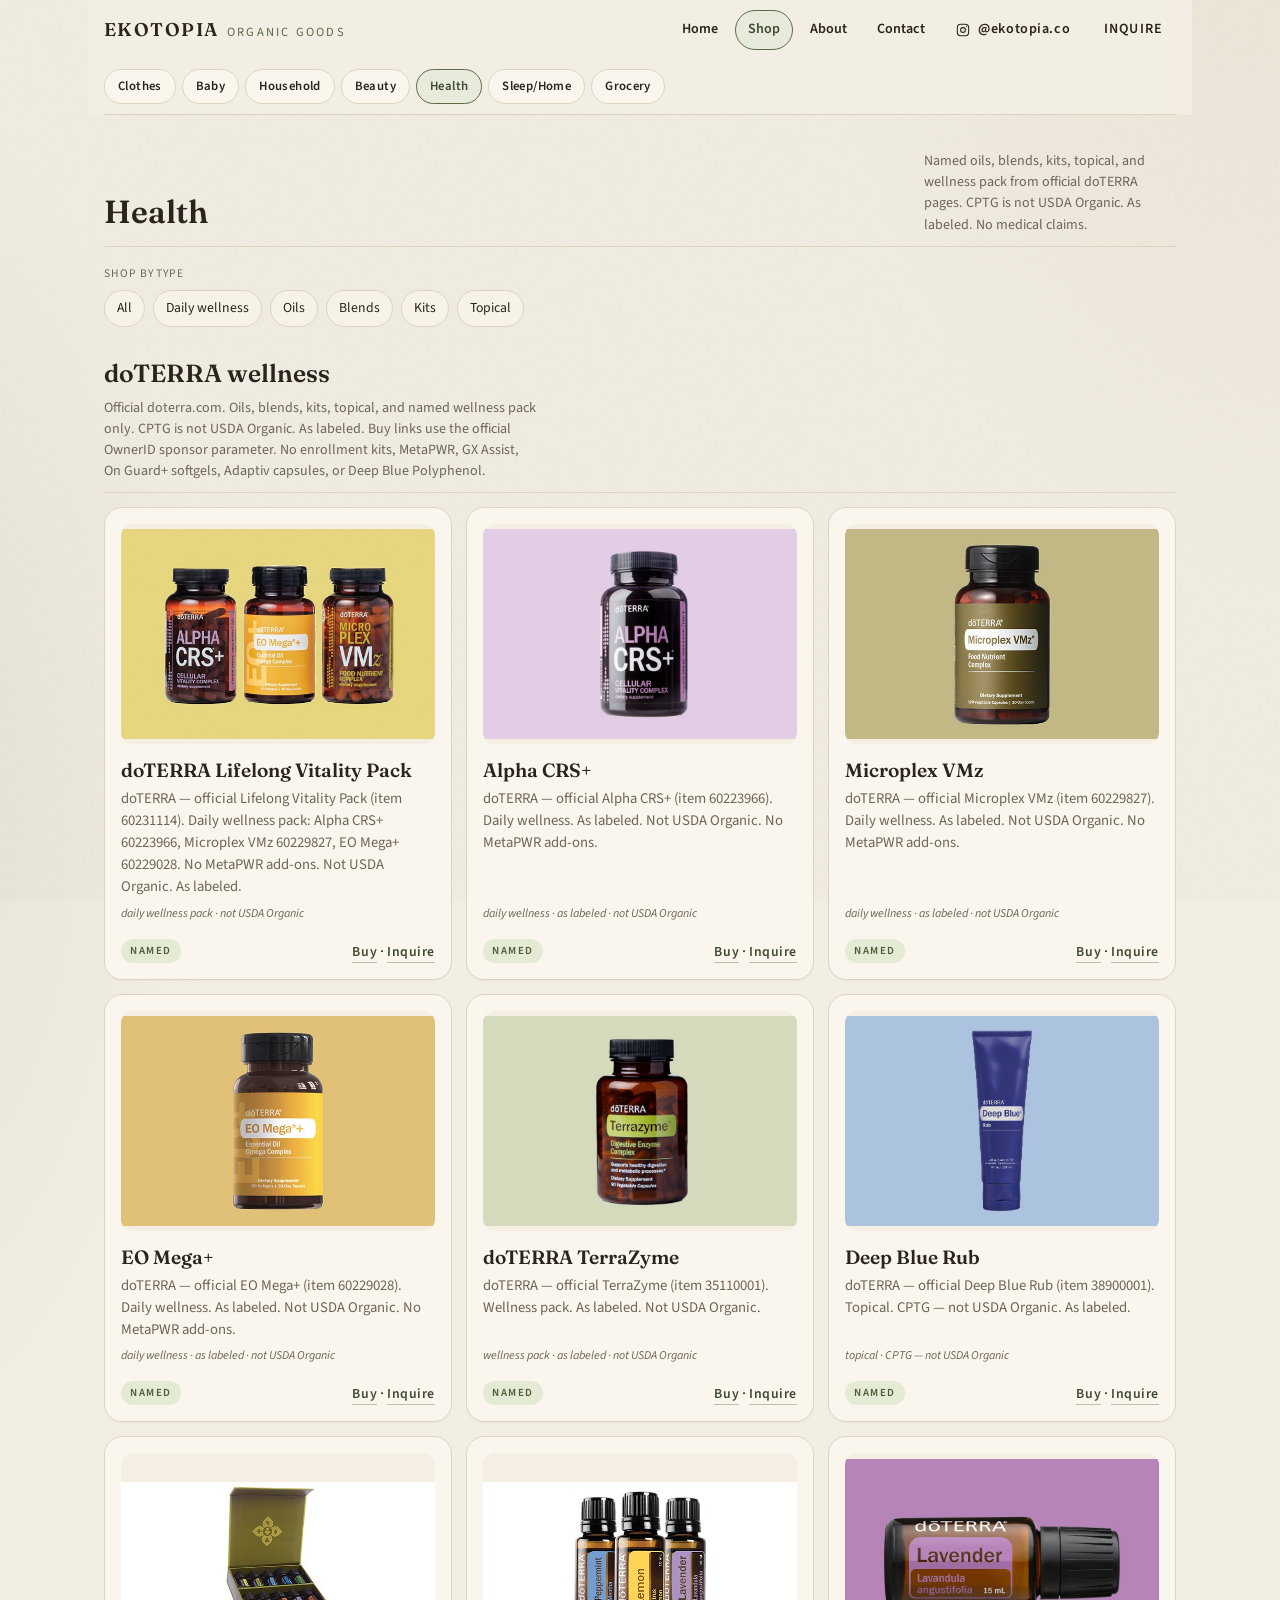
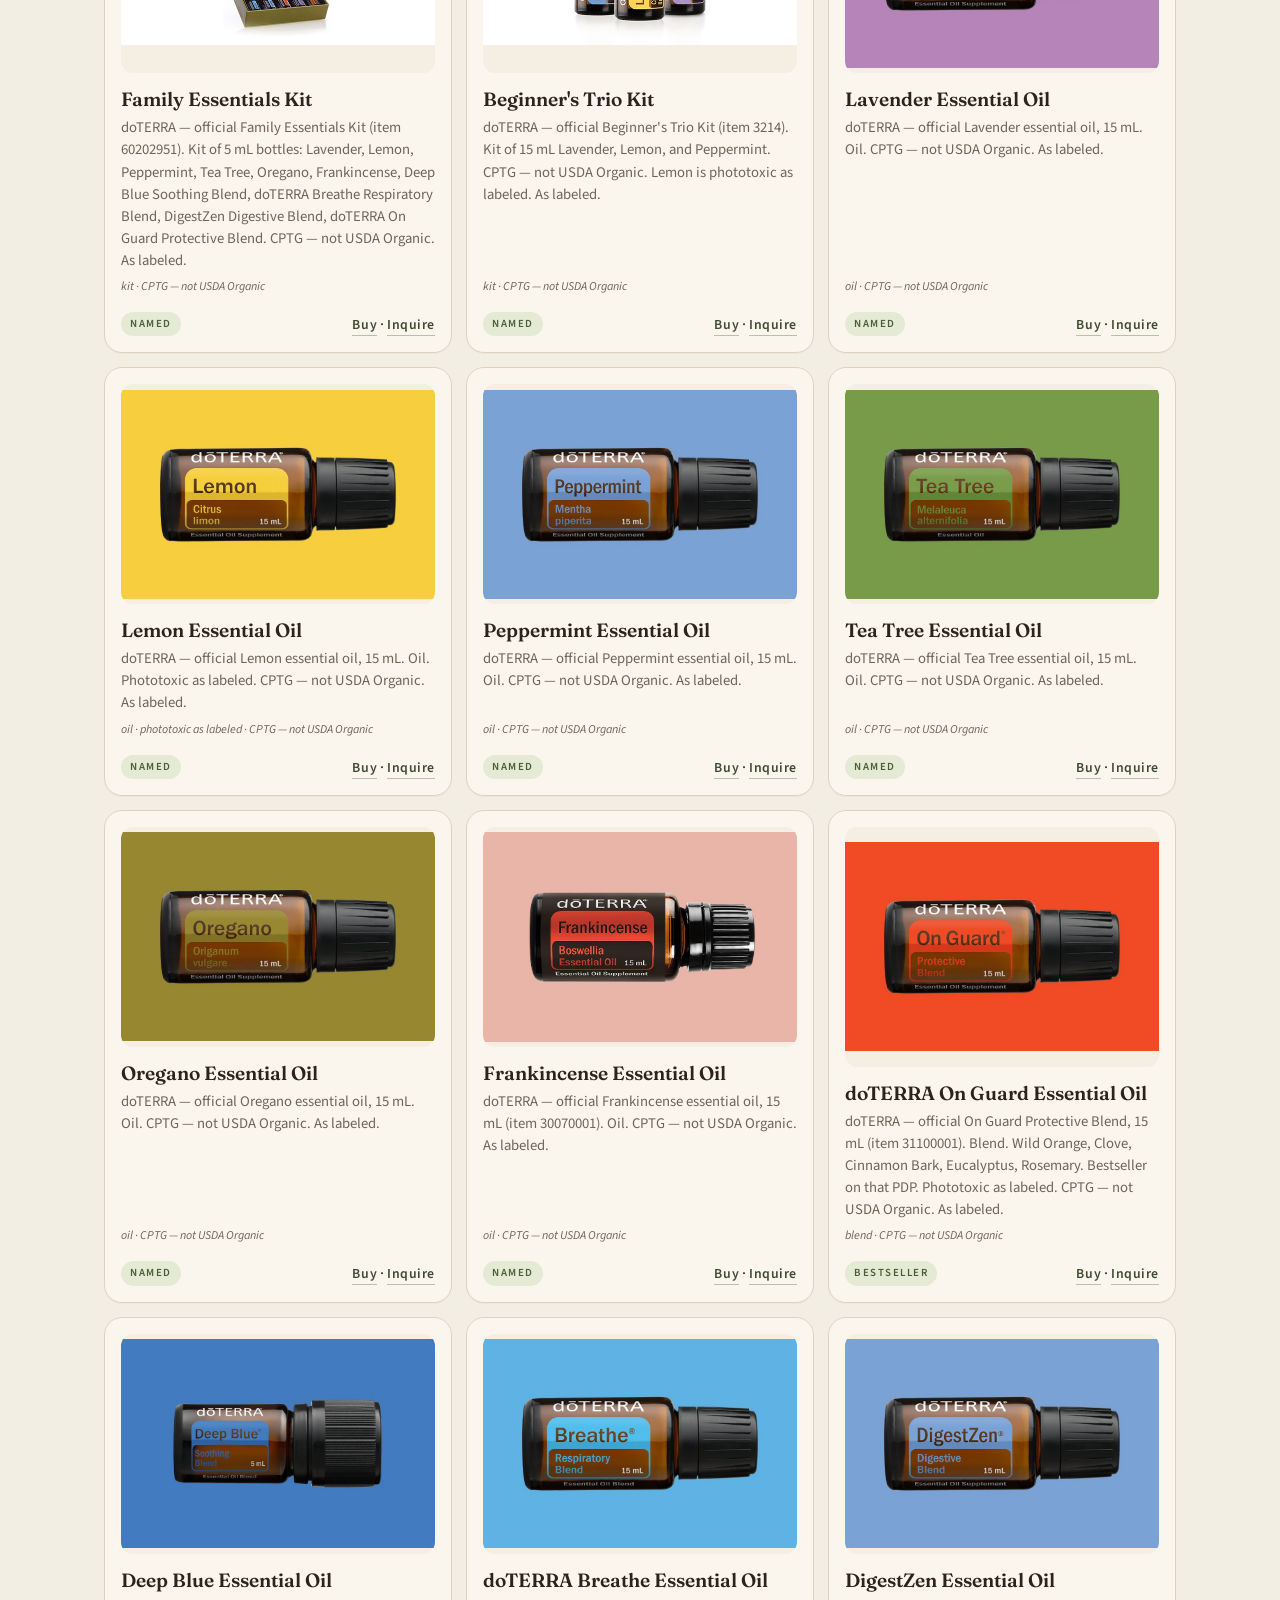
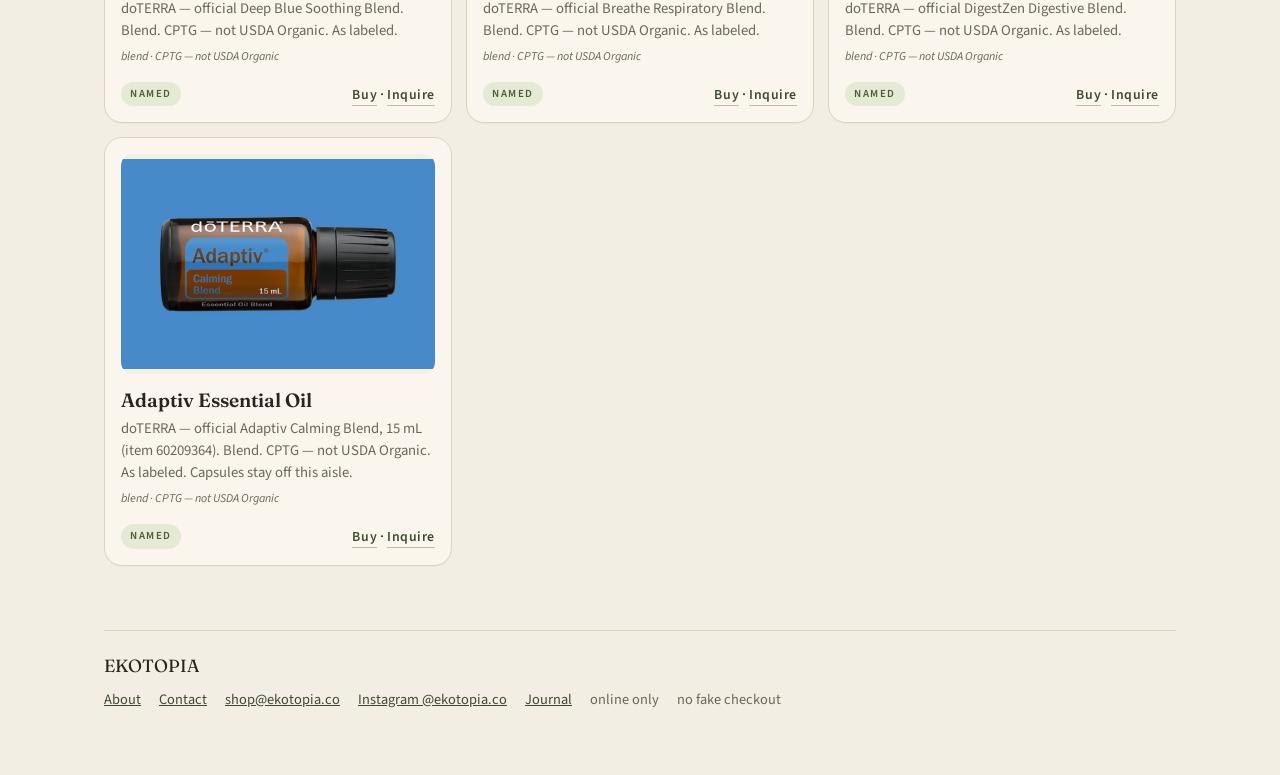
<file: health/index.html>
<!DOCTYPE html>
<html lang="en">
<head>
  <meta charset="UTF-8">
  <meta name="viewport" content="width=device-width, initial-scale=1.0, viewport-fit=cover">
  <meta name="theme-color" content="#f3eee4">
  <meta name="description" content="EKOTOPIA Health — named oils, blends, kits, and wellness. Catalog + inquire only. No medical claims.">
  <title>Health · EKOTOPIA</title>
  <link rel="canonical" href="https://ekotopia.co/health/">
  <link rel="preconnect" href="https://fonts.googleapis.com">
  <link rel="preconnect" href="https://fonts.gstatic.com" crossorigin>
  <link href="https://fonts.googleapis.com/css2?family=Fraunces:opsz,wght@9..144,500;9..144,600;9..144,700&family=Source+Sans+3:ital,wght@0,400;0,500;0,600;1,400&display=swap" rel="stylesheet">
  <link rel="stylesheet" href="/css/site.css">
</head>
<body>
  <div class="page">
    <div class="site-chrome">
    <header class="site-header">
      <a class="brand" href="/">
        <div class="brand-mark">
          <strong>EKOTOPIA</strong>
          <span>Organic goods</span>
        </div>
      </a>
      <button class="menu-toggle" type="button" aria-expanded="false" aria-controls="site-nav" aria-label="Open menu">
        <span></span><span></span><span></span>
      </button>
      <nav class="site-nav" id="site-nav" aria-label="Site">
        <a href="/">Home</a>
        <div class="nav-shop is-current">
          <button class="nav-shop-btn" type="button" aria-expanded="false" aria-controls="shop-menu">Shop</button>
          <div class="nav-shop-menu" id="shop-menu">
          <a href="/clothes/">Clothes</a>
          <a href="/baby/">Baby</a>
          <a href="/household/">Household</a>
          <a href="/beauty/">Beauty</a>
          <a href="/health/" aria-current="page">Health</a>
          <a href="/sleep/">Sleep/Home</a>
          <a href="/grocery/">Grocery</a>
          </div>
        </div>
        <a href="/about/">About</a>
        <a href="/contact/">Contact</a>
        <a class="ig-follow ig-follow-nav" href="https://www.instagram.com/ekotopia.co/" target="_blank" rel="noopener noreferrer">
          <svg viewBox="0 0 24 24" fill="none" stroke="currentColor" stroke-width="1.6" aria-hidden="true"><rect x="3.5" y="3.5" width="17" height="17" rx="5"/><circle cx="12" cy="12" r="3.6"/><circle cx="17.4" cy="6.6" r="0.9" fill="currentColor" stroke="none"/></svg>
          <span>@ekotopia.co</span>
        </a>
        <a class="inquire-cta" href="/contact/">Inquire</a>
      </nav>
    </header>
    <nav class="aisle-bar" aria-label="Shop aisles">
      <a href="/clothes/">Clothes</a>
      <a href="/baby/">Baby</a>
      <a href="/household/">Household</a>
      <a href="/beauty/">Beauty</a>
      <a href="/health/" class="is-active">Health</a>
      <a href="/sleep/">Sleep/Home</a>
      <a href="/grocery/">Grocery</a>
    </nav>
    </div>

    <section class="aisle" id="health">
      <div class="aisle-head">
        <h2>Health</h2>
        <p>Named oils, blends, kits, topical, and wellness pack from official doTERRA pages. CPTG is not USDA Organic. As labeled. No medical claims.</p>
      </div>
      <div class="aisle-types cut-group" data-aisle-types="health">
        <p class="cut-label">Shop by type</p>
        <div class="cut-row">
          <button type="button" class="type-cut-btn" data-aisle-type="health" data-type="">All</button>
          <button type="button" class="type-cut-btn" data-aisle-type="health" data-type="daily">Daily wellness</button>
          <button type="button" class="type-cut-btn" data-aisle-type="health" data-type="oils">Oils</button>
          <button type="button" class="type-cut-btn" data-aisle-type="health" data-type="blends">Blends</button>
          <button type="button" class="type-cut-btn" data-aisle-type="health" data-type="kits">Kits</button>
          <button type="button" class="type-cut-btn" data-aisle-type="health" data-type="topical">Topical</button>
        </div>
        <p class="cut-status" id="health-cut-status"></p>
      </div>

      <div class="brand-line">
        <h3>doTERRA wellness</h3>
        <p>Official doterra.com. Oils, blends, kits, topical, and named wellness pack only. CPTG is not USDA Organic. As labeled. Buy links use the official OwnerID sponsor parameter. No enrollment kits, MetaPWR, GX Assist, On Guard+ softgels, Adaptiv capsules, or Deep Blue Polyphenol.</p>
      </div>
      <div class="grid">
        <article class="card" id="doterra-lifelong-vitality" data-health="daily">
          <div class="photo">
            <img src="/img/doterra/llv.jpg" alt="doTERRA Lifelong Vitality Pack" width="600" height="800" loading="lazy">
          </div>
          <h3>doTERRA Lifelong Vitality Pack</h3>
          <p class="what">doTERRA — official Lifelong Vitality Pack (item 60231114). Daily wellness pack: Alpha CRS+ 60223966, Microplex VMz 60229827, EO Mega+ 60229028. No MetaPWR add-ons. Not USDA Organic. As labeled.</p>
          <p class="fiber">daily wellness pack · not USDA Organic</p>
          <div class="row">
            <span class="chip live">named</span>
            <span>
              <a class="card-link" href="https://www.doterra.com/US/en/p/doterra-lifelong-vitality-pack?OwnerID=125949" target="_blank" rel="noopener noreferrer">Buy</a>
              ·
              <a class="card-link" href="mailto:shop@ekotopia.co?subject=EKOTOPIA%20inquiry%20%E2%80%94%20doTERRA%20Lifelong%20Vitality%20Pack%20%E2%80%94%20125949">Inquire</a>
            </span>
          </div>
        </article>
        <article class="card" id="doterra-alpha-crs-plus" data-health="daily">
          <div class="photo">
            <img src="/img/doterra/alpha-crs-plus.jpg" alt="Alpha CRS+" width="600" height="800" loading="lazy">
          </div>
          <h3>Alpha CRS+</h3>
          <p class="what">doTERRA — official Alpha CRS+ (item 60223966). Daily wellness. As labeled. Not USDA Organic. No MetaPWR add-ons.</p>
          <p class="fiber">daily wellness · as labeled · not USDA Organic</p>
          <div class="row">
            <span class="chip live">named</span>
            <span>
              <a class="card-link" href="https://www.doterra.com/US/en/p/alpha-crs-plus?OwnerID=125949" target="_blank" rel="noopener noreferrer">Buy</a>
              ·
              <a class="card-link" href="mailto:shop@ekotopia.co?subject=EKOTOPIA%20inquiry%20%E2%80%94%20Alpha%20CRS%2B%20%E2%80%94%20125949">Inquire</a>
            </span>
          </div>
        </article>
        <article class="card" id="doterra-microplex-vmz" data-health="daily">
          <div class="photo">
            <img src="/img/doterra/microplex-vmz.jpg" alt="Microplex VMz" width="600" height="800" loading="lazy">
          </div>
          <h3>Microplex VMz</h3>
          <p class="what">doTERRA — official Microplex VMz (item 60229827). Daily wellness. As labeled. Not USDA Organic. No MetaPWR add-ons.</p>
          <p class="fiber">daily wellness · as labeled · not USDA Organic</p>
          <div class="row">
            <span class="chip live">named</span>
            <span>
              <a class="card-link" href="https://www.doterra.com/US/en/p/supplements-daily-vitality-microplex-vmz-food-nutrient-complex?OwnerID=125949" target="_blank" rel="noopener noreferrer">Buy</a>
              ·
              <a class="card-link" href="mailto:shop@ekotopia.co?subject=EKOTOPIA%20inquiry%20%E2%80%94%20Microplex%20VMz%20%E2%80%94%20125949">Inquire</a>
            </span>
          </div>
        </article>
        <article class="card" id="doterra-eo-mega-plus" data-health="daily">
          <div class="photo">
            <img src="/img/doterra/eo-mega-plus.jpg" alt="EO Mega+" width="600" height="800" loading="lazy">
          </div>
          <h3>EO Mega+</h3>
          <p class="what">doTERRA — official EO Mega+ (item 60229028). Daily wellness. As labeled. Not USDA Organic. No MetaPWR add-ons.</p>
          <p class="fiber">daily wellness · as labeled · not USDA Organic</p>
          <div class="row">
            <span class="chip live">named</span>
            <span>
              <a class="card-link" href="https://www.doterra.com/US/en/p/eo-mega-essential-oil-omega-complex?OwnerID=125949" target="_blank" rel="noopener noreferrer">Buy</a>
              ·
              <a class="card-link" href="mailto:shop@ekotopia.co?subject=EKOTOPIA%20inquiry%20%E2%80%94%20EO%20Mega%2B%20%E2%80%94%20125949">Inquire</a>
            </span>
          </div>
        </article>
        <article class="card" id="doterra-terrazyme" data-health="daily">
          <div class="photo">
            <img src="/img/doterra/terrazyme.jpg" alt="doTERRA TerraZyme" width="600" height="800" loading="lazy">
          </div>
          <h3>doTERRA TerraZyme</h3>
          <p class="what">doTERRA — official TerraZyme (item 35110001). Wellness pack. As labeled. Not USDA Organic.</p>
          <p class="fiber">wellness pack · as labeled · not USDA Organic</p>
          <div class="row">
            <span class="chip live">named</span>
            <span>
              <a class="card-link" href="https://www.doterra.com/US/en/p/digestzen-terrazyme?OwnerID=125949" target="_blank" rel="noopener noreferrer">Buy</a>
              ·
              <a class="card-link" href="mailto:shop@ekotopia.co?subject=EKOTOPIA%20inquiry%20%E2%80%94%20doTERRA%20TerraZyme%20%E2%80%94%20125949">Inquire</a>
            </span>
          </div>
        </article>
        <article class="card" id="doterra-deep-blue-rub" data-health="topical">
          <div class="photo">
            <img src="/img/doterra/deep-blue-rub.jpg" alt="Deep Blue Rub" width="600" height="800" loading="lazy">
          </div>
          <h3>Deep Blue Rub</h3>
          <p class="what">doTERRA — official Deep Blue Rub (item 38900001). Topical. CPTG — not USDA Organic. As labeled.</p>
          <p class="fiber">topical · CPTG — not USDA Organic</p>
          <div class="row">
            <span class="chip live">named</span>
            <span>
              <a class="card-link" href="https://www.doterra.com/US/en/p/deep-blue-rub?OwnerID=125949" target="_blank" rel="noopener noreferrer">Buy</a>
              ·
              <a class="card-link" href="mailto:shop@ekotopia.co?subject=EKOTOPIA%20inquiry%20%E2%80%94%20Deep%20Blue%20Rub%20%E2%80%94%20125949">Inquire</a>
            </span>
          </div>
        </article>
        <article class="card" id="doterra-family-essentials" data-health="kits">
          <div class="photo">
            <img src="/img/doterra/family-essentials-kit.jpg" alt="Family Essentials Kit" width="600" height="800" loading="lazy">
          </div>
          <h3>Family Essentials Kit</h3>
          <p class="what">doTERRA — official Family Essentials Kit (item 60202951). Kit of 5 mL bottles: Lavender, Lemon, Peppermint, Tea Tree, Oregano, Frankincense, Deep Blue Soothing Blend, doTERRA Breathe Respiratory Blend, DigestZen Digestive Blend, doTERRA On Guard Protective Blend. CPTG — not USDA Organic. As labeled.</p>
          <p class="fiber">kit · CPTG — not USDA Organic</p>
          <div class="row">
            <span class="chip live">named</span>
            <span>
              <a class="card-link" href="https://www.doterra.com/US/en/p/family-essentials-kit?OwnerID=125949" target="_blank" rel="noopener noreferrer">Buy</a>
              ·
              <a class="card-link" href="mailto:shop@ekotopia.co?subject=EKOTOPIA%20inquiry%20%E2%80%94%20Family%20Essentials%20Kit%20%E2%80%94%20125949">Inquire</a>
            </span>
          </div>
        </article>
        <article class="card" id="doterra-beginners-trio" data-health="kits">
          <div class="photo">
            <img src="/img/doterra/beginners-trio.jpg" alt="Beginner&#x27;s Trio Kit" width="600" height="800" loading="lazy">
          </div>
          <h3>Beginner&#x27;s Trio Kit</h3>
          <p class="what">doTERRA — official Beginner&#x27;s Trio Kit (item 3214). Kit of 15 mL Lavender, Lemon, and Peppermint. CPTG — not USDA Organic. Lemon is phototoxic as labeled. As labeled.</p>
          <p class="fiber">kit · CPTG — not USDA Organic</p>
          <div class="row">
            <span class="chip live">named</span>
            <span>
              <a class="card-link" href="https://www.doterra.com/US/en/p/collections-beginners-trio-kit?OwnerID=125949" target="_blank" rel="noopener noreferrer">Buy</a>
              ·
              <a class="card-link" href="mailto:shop@ekotopia.co?subject=EKOTOPIA%20inquiry%20%E2%80%94%20Beginner%27s%20Trio%20Kit%20%E2%80%94%20125949">Inquire</a>
            </span>
          </div>
        </article>
        <article class="card" id="doterra-lavender" data-health="oils">
          <div class="photo">
            <img src="/img/doterra/lavender.jpg" alt="Lavender Essential Oil" width="600" height="800" loading="lazy">
          </div>
          <h3>Lavender Essential Oil</h3>
          <p class="what">doTERRA — official Lavender essential oil, 15 mL. Oil. CPTG — not USDA Organic. As labeled.</p>
          <p class="fiber">oil · CPTG — not USDA Organic</p>
          <div class="row">
            <span class="chip live">named</span>
            <span>
              <a class="card-link" href="https://www.doterra.com/US/en/p/lavender-oil?OwnerID=125949" target="_blank" rel="noopener noreferrer">Buy</a>
              ·
              <a class="card-link" href="mailto:shop@ekotopia.co?subject=EKOTOPIA%20inquiry%20%E2%80%94%20Lavender%20Essential%20Oil%20%E2%80%94%20125949">Inquire</a>
            </span>
          </div>
        </article>
        <article class="card" id="doterra-lemon" data-health="oils">
          <div class="photo">
            <img src="/img/doterra/lemon.jpg" alt="Lemon Essential Oil" width="600" height="800" loading="lazy">
          </div>
          <h3>Lemon Essential Oil</h3>
          <p class="what">doTERRA — official Lemon essential oil, 15 mL. Oil. Phototoxic as labeled. CPTG — not USDA Organic. As labeled.</p>
          <p class="fiber">oil · phototoxic as labeled · CPTG — not USDA Organic</p>
          <div class="row">
            <span class="chip live">named</span>
            <span>
              <a class="card-link" href="https://www.doterra.com/US/en/p/lemon-oil?OwnerID=125949" target="_blank" rel="noopener noreferrer">Buy</a>
              ·
              <a class="card-link" href="mailto:shop@ekotopia.co?subject=EKOTOPIA%20inquiry%20%E2%80%94%20Lemon%20Essential%20Oil%20%E2%80%94%20125949">Inquire</a>
            </span>
          </div>
        </article>
        <article class="card" id="doterra-peppermint" data-health="oils">
          <div class="photo">
            <img src="/img/doterra/peppermint.jpg" alt="Peppermint Essential Oil" width="600" height="800" loading="lazy">
          </div>
          <h3>Peppermint Essential Oil</h3>
          <p class="what">doTERRA — official Peppermint essential oil, 15 mL. Oil. CPTG — not USDA Organic. As labeled.</p>
          <p class="fiber">oil · CPTG — not USDA Organic</p>
          <div class="row">
            <span class="chip live">named</span>
            <span>
              <a class="card-link" href="https://www.doterra.com/US/en/p/peppermint-oil?OwnerID=125949" target="_blank" rel="noopener noreferrer">Buy</a>
              ·
              <a class="card-link" href="mailto:shop@ekotopia.co?subject=EKOTOPIA%20inquiry%20%E2%80%94%20Peppermint%20Essential%20Oil%20%E2%80%94%20125949">Inquire</a>
            </span>
          </div>
        </article>
        <article class="card" id="doterra-tea-tree" data-health="oils">
          <div class="photo">
            <img src="/img/doterra/tea-tree.jpg" alt="Tea Tree Essential Oil" width="600" height="800" loading="lazy">
          </div>
          <h3>Tea Tree Essential Oil</h3>
          <p class="what">doTERRA — official Tea Tree essential oil, 15 mL. Oil. CPTG — not USDA Organic. As labeled.</p>
          <p class="fiber">oil · CPTG — not USDA Organic</p>
          <div class="row">
            <span class="chip live">named</span>
            <span>
              <a class="card-link" href="https://www.doterra.com/US/en/p/doterra-tea-tree?OwnerID=125949" target="_blank" rel="noopener noreferrer">Buy</a>
              ·
              <a class="card-link" href="mailto:shop@ekotopia.co?subject=EKOTOPIA%20inquiry%20%E2%80%94%20Tea%20Tree%20Essential%20Oil%20%E2%80%94%20125949">Inquire</a>
            </span>
          </div>
        </article>
        <article class="card" id="doterra-oregano" data-health="oils">
          <div class="photo">
            <img src="/img/doterra/oregano.jpg" alt="Oregano Essential Oil" width="600" height="800" loading="lazy">
          </div>
          <h3>Oregano Essential Oil</h3>
          <p class="what">doTERRA — official Oregano essential oil, 15 mL. Oil. CPTG — not USDA Organic. As labeled.</p>
          <p class="fiber">oil · CPTG — not USDA Organic</p>
          <div class="row">
            <span class="chip live">named</span>
            <span>
              <a class="card-link" href="https://www.doterra.com/US/en/p/oregano-oil?OwnerID=125949" target="_blank" rel="noopener noreferrer">Buy</a>
              ·
              <a class="card-link" href="mailto:shop@ekotopia.co?subject=EKOTOPIA%20inquiry%20%E2%80%94%20Oregano%20Essential%20Oil%20%E2%80%94%20125949">Inquire</a>
            </span>
          </div>
        </article>
        <article class="card" id="doterra-frankincense" data-health="oils">
          <div class="photo">
            <img src="/img/doterra/frankincense.jpg" alt="Frankincense Essential Oil" width="600" height="800" loading="lazy">
          </div>
          <h3>Frankincense Essential Oil</h3>
          <p class="what">doTERRA — official Frankincense essential oil, 15 mL (item 30070001). Oil. CPTG — not USDA Organic. As labeled.</p>
          <p class="fiber">oil · CPTG — not USDA Organic</p>
          <div class="row">
            <span class="chip live">named</span>
            <span>
              <a class="card-link" href="https://www.doterra.com/US/en/p/frankincense-oil?OwnerID=125949" target="_blank" rel="noopener noreferrer">Buy</a>
              ·
              <a class="card-link" href="mailto:shop@ekotopia.co?subject=EKOTOPIA%20inquiry%20%E2%80%94%20Frankincense%20Essential%20Oil%20%E2%80%94%20125949">Inquire</a>
            </span>
          </div>
        </article>
        <article class="card featured" id="doterra-on-guard-oil" data-health="blends">
          <div class="photo">
            <img src="/img/doterra/on-guard-oil.jpg" alt="doTERRA On Guard Essential Oil" width="600" height="800" loading="lazy">
          </div>
          <h3>doTERRA On Guard Essential Oil</h3>
          <p class="what">doTERRA — official On Guard Protective Blend, 15 mL (item 31100001). Blend. Wild Orange, Clove, Cinnamon Bark, Eucalyptus, Rosemary. Bestseller on that PDP. Phototoxic as labeled. CPTG — not USDA Organic. As labeled.</p>
          <p class="fiber">blend · CPTG — not USDA Organic</p>
          <div class="row">
            <span class="chip live bestseller">bestseller</span>
            <span>
              <a class="card-link" href="https://www.doterra.com/US/en/p/on-guard-oil?OwnerID=125949" target="_blank" rel="noopener noreferrer">Buy</a>
              ·
              <a class="card-link" href="mailto:shop@ekotopia.co?subject=EKOTOPIA%20inquiry%20%E2%80%94%20doTERRA%20On%20Guard%20Essential%20Oil%20%E2%80%94%20125949">Inquire</a>
            </span>
          </div>
        </article>
        <article class="card" id="doterra-deep-blue" data-health="blends">
          <div class="photo">
            <img src="/img/doterra/deep-blue.jpg" alt="Deep Blue Essential Oil" width="600" height="800" loading="lazy">
          </div>
          <h3>Deep Blue Essential Oil</h3>
          <p class="what">doTERRA — official Deep Blue Soothing Blend. Blend. CPTG — not USDA Organic. As labeled.</p>
          <p class="fiber">blend · CPTG — not USDA Organic</p>
          <div class="row">
            <span class="chip live">named</span>
            <span>
              <a class="card-link" href="https://www.doterra.com/US/en/p/deep-blue-oil?OwnerID=125949" target="_blank" rel="noopener noreferrer">Buy</a>
              ·
              <a class="card-link" href="mailto:shop@ekotopia.co?subject=EKOTOPIA%20inquiry%20%E2%80%94%20Deep%20Blue%20Essential%20Oil%20%E2%80%94%20125949">Inquire</a>
            </span>
          </div>
        </article>
        <article class="card" id="doterra-breathe" data-health="blends">
          <div class="photo">
            <img src="/img/doterra/breathe.jpg" alt="doTERRA Breathe Essential Oil" width="600" height="800" loading="lazy">
          </div>
          <h3>doTERRA Breathe Essential Oil</h3>
          <p class="what">doTERRA — official Breathe Respiratory Blend. Blend. CPTG — not USDA Organic. As labeled.</p>
          <p class="fiber">blend · CPTG — not USDA Organic</p>
          <div class="row">
            <span class="chip live">named</span>
            <span>
              <a class="card-link" href="https://www.doterra.com/US/en/p/breathe-respiratory-blend-oil?OwnerID=125949" target="_blank" rel="noopener noreferrer">Buy</a>
              ·
              <a class="card-link" href="mailto:shop@ekotopia.co?subject=EKOTOPIA%20inquiry%20%E2%80%94%20doTERRA%20Breathe%20Essential%20Oil%20%E2%80%94%20125949">Inquire</a>
            </span>
          </div>
        </article>
        <article class="card" id="doterra-digestzen" data-health="blends">
          <div class="photo">
            <img src="/img/doterra/digestzen.jpg" alt="DigestZen Essential Oil" width="600" height="800" loading="lazy">
          </div>
          <h3>DigestZen Essential Oil</h3>
          <p class="what">doTERRA — official DigestZen Digestive Blend. Blend. CPTG — not USDA Organic. As labeled.</p>
          <p class="fiber">blend · CPTG — not USDA Organic</p>
          <div class="row">
            <span class="chip live">named</span>
            <span>
              <a class="card-link" href="https://www.doterra.com/US/en/p/digestzen-oil?OwnerID=125949" target="_blank" rel="noopener noreferrer">Buy</a>
              ·
              <a class="card-link" href="mailto:shop@ekotopia.co?subject=EKOTOPIA%20inquiry%20%E2%80%94%20DigestZen%20Essential%20Oil%20%E2%80%94%20125949">Inquire</a>
            </span>
          </div>
        </article>
        <article class="card" id="doterra-adaptiv" data-health="blends">
          <div class="photo">
            <img src="/img/doterra/adaptiv.jpg" alt="Adaptiv Essential Oil" width="600" height="800" loading="lazy">
          </div>
          <h3>Adaptiv Essential Oil</h3>
          <p class="what">doTERRA — official Adaptiv Calming Blend, 15 mL (item 60209364). Blend. CPTG — not USDA Organic. As labeled. Capsules stay off this aisle.</p>
          <p class="fiber">blend · CPTG — not USDA Organic</p>
          <div class="row">
            <span class="chip live">named</span>
            <span>
              <a class="card-link" href="https://www.doterra.com/US/en/p/adaptiv-oil?OwnerID=125949" target="_blank" rel="noopener noreferrer">Buy</a>
              ·
              <a class="card-link" href="mailto:shop@ekotopia.co?subject=EKOTOPIA%20inquiry%20%E2%80%94%20Adaptiv%20Essential%20Oil%20%E2%80%94%20125949">Inquire</a>
            </span>
          </div>
        </article>
      </div>
    </section>

    <footer>
      <p class="foot-brand">EKOTOPIA</p>
      <ul>
        <li><a href="/about/">About</a></li>
        <li><a href="/contact/">Contact</a></li>
        <li><a href="mailto:shop@ekotopia.co">shop@ekotopia.co</a></li>
        <li><a href="https://www.instagram.com/ekotopia.co/" target="_blank" rel="noopener noreferrer">Instagram @ekotopia.co</a></li>
        <li><a href="/blog/did-you-know/">Journal</a></li>
        <li>online only</li>
        <li>no fake checkout</li>
      </ul>
    </footer>
  </div>
  <script src="/js/hashes.js"></script>
  <script src="/js/site.js"></script>
</body>
</html>
</file>
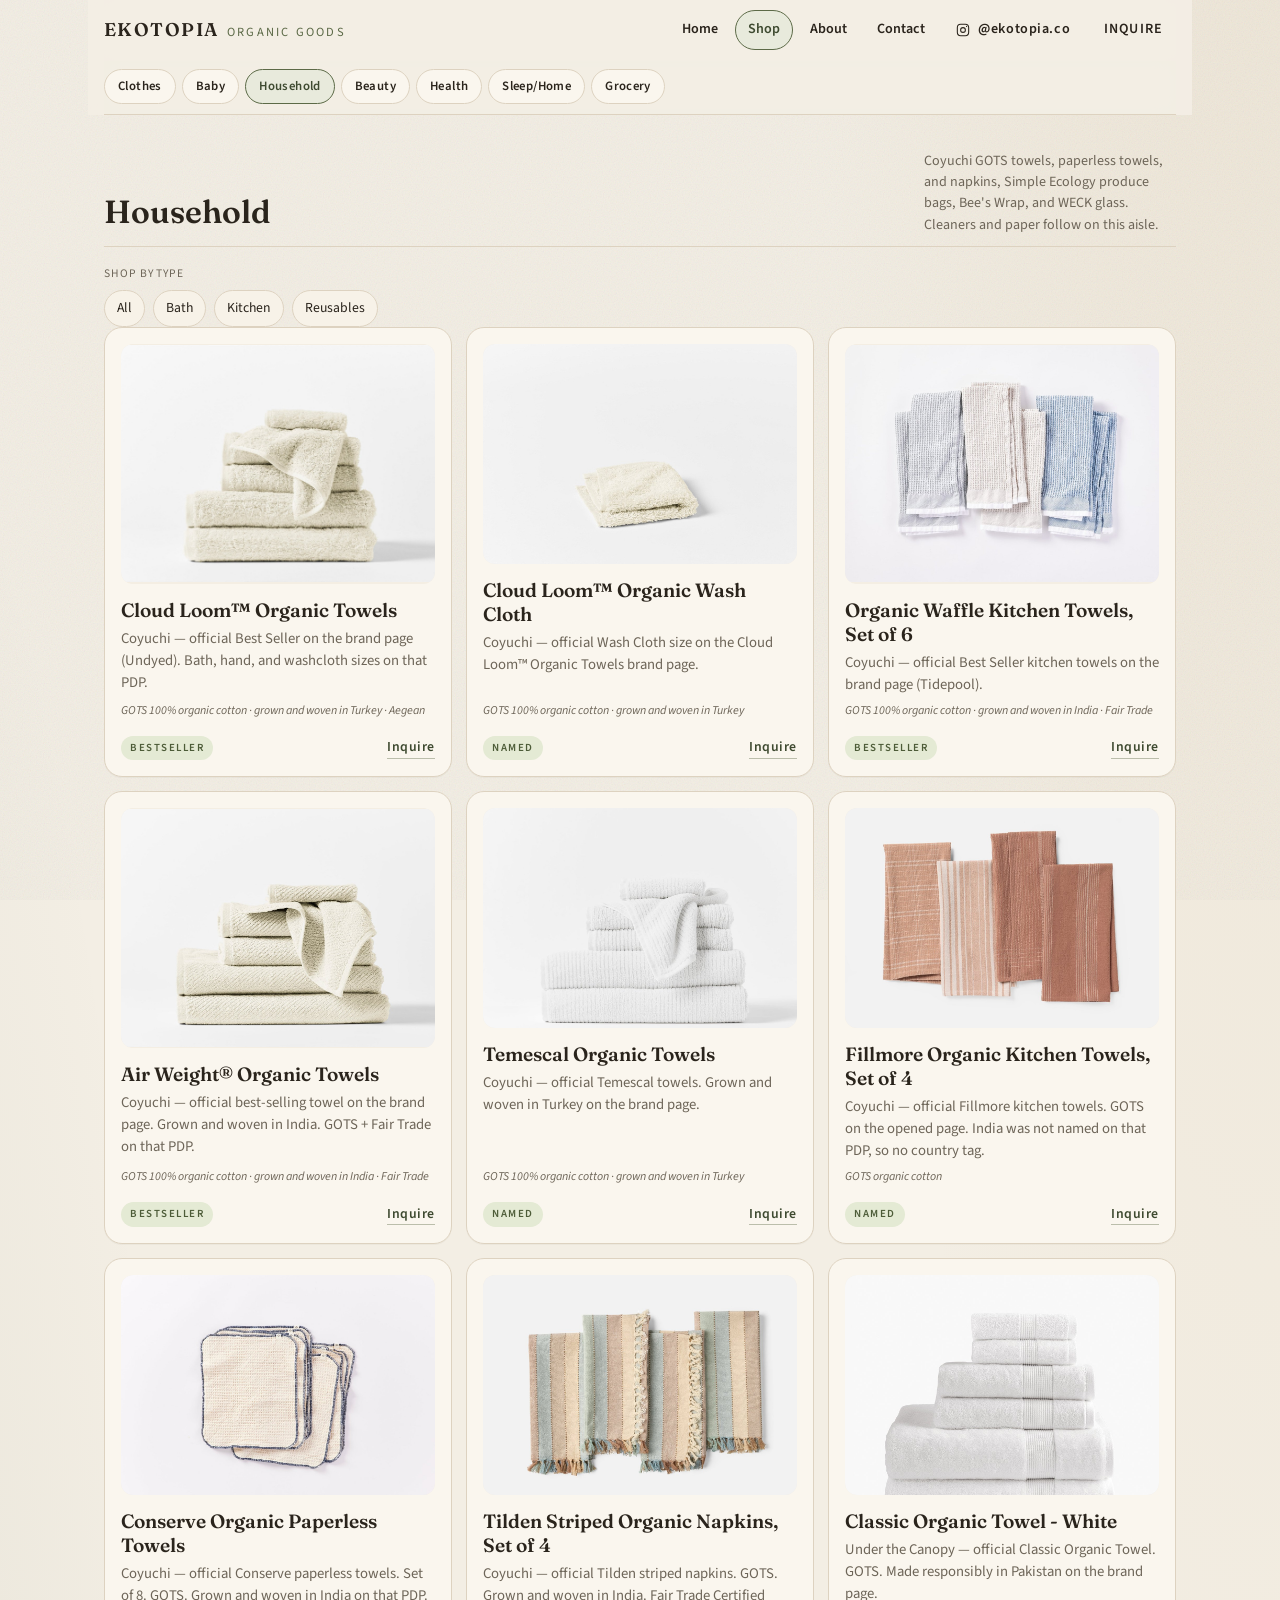
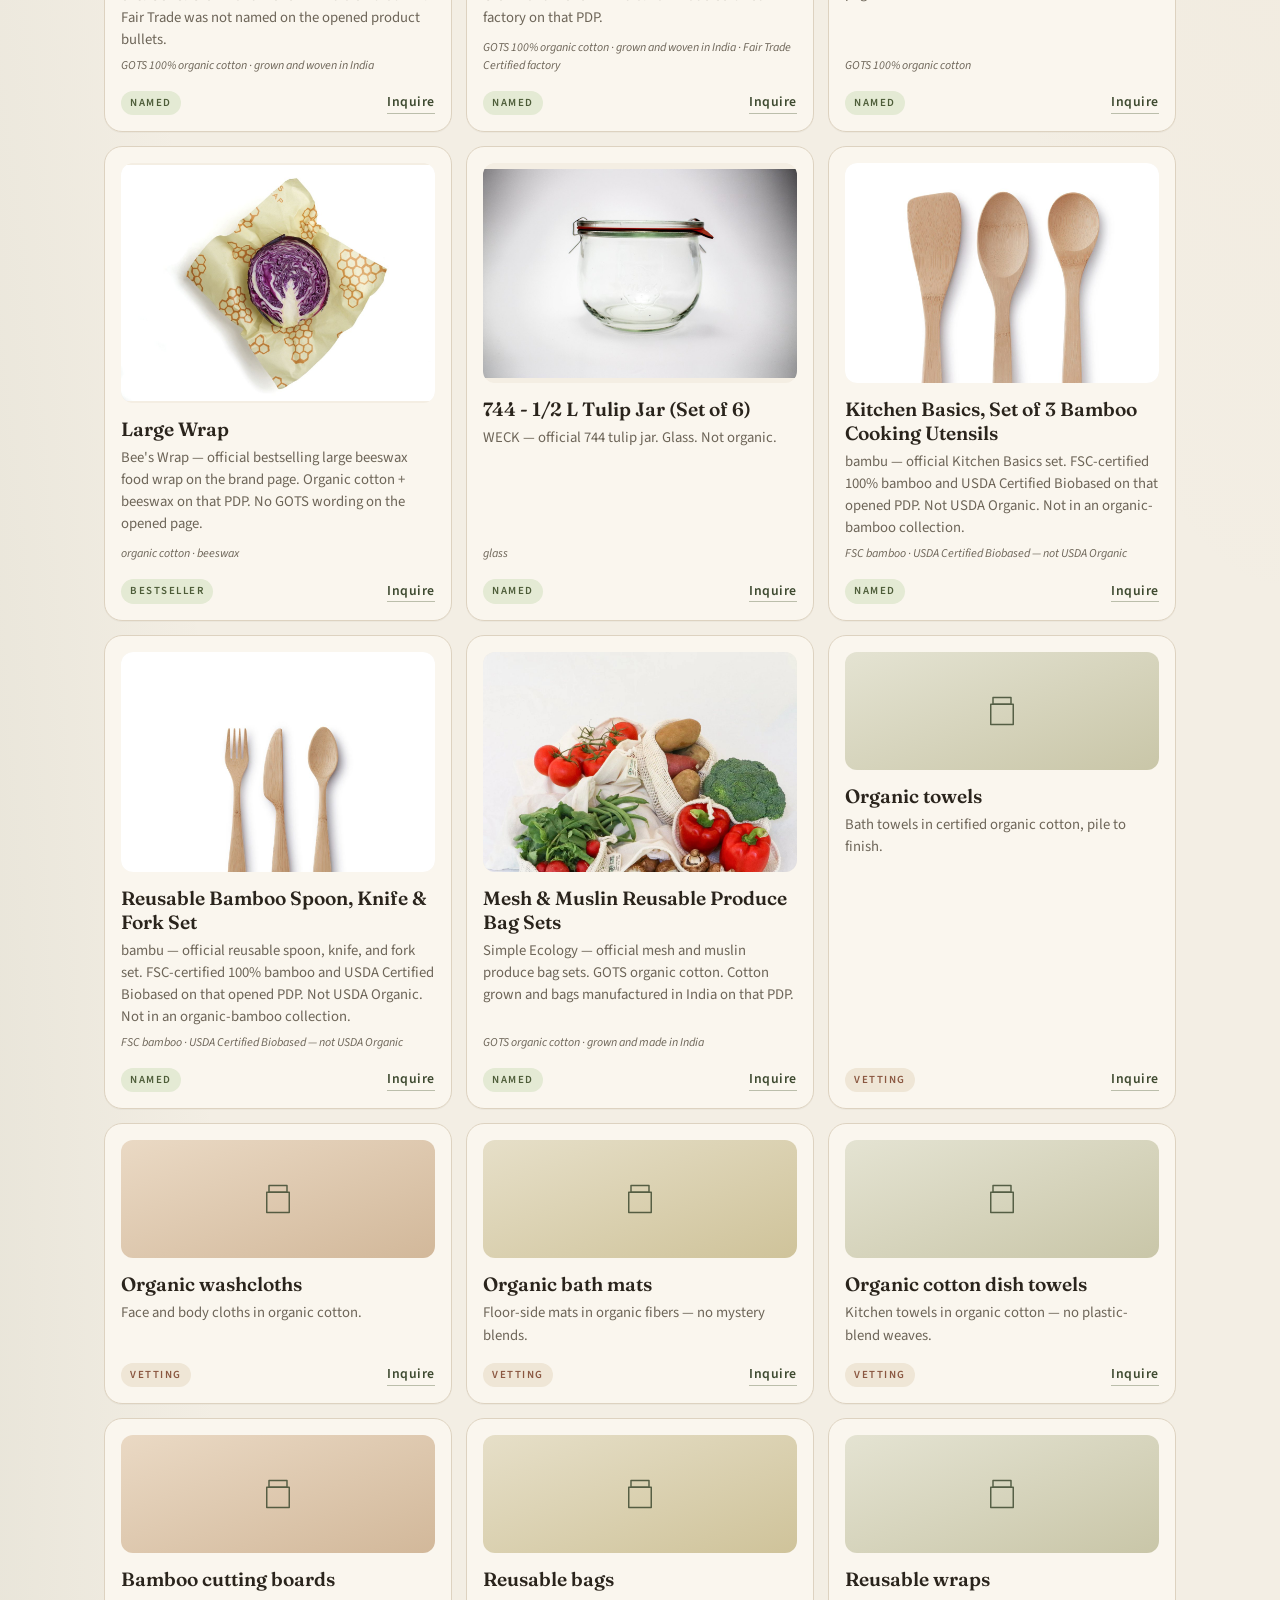
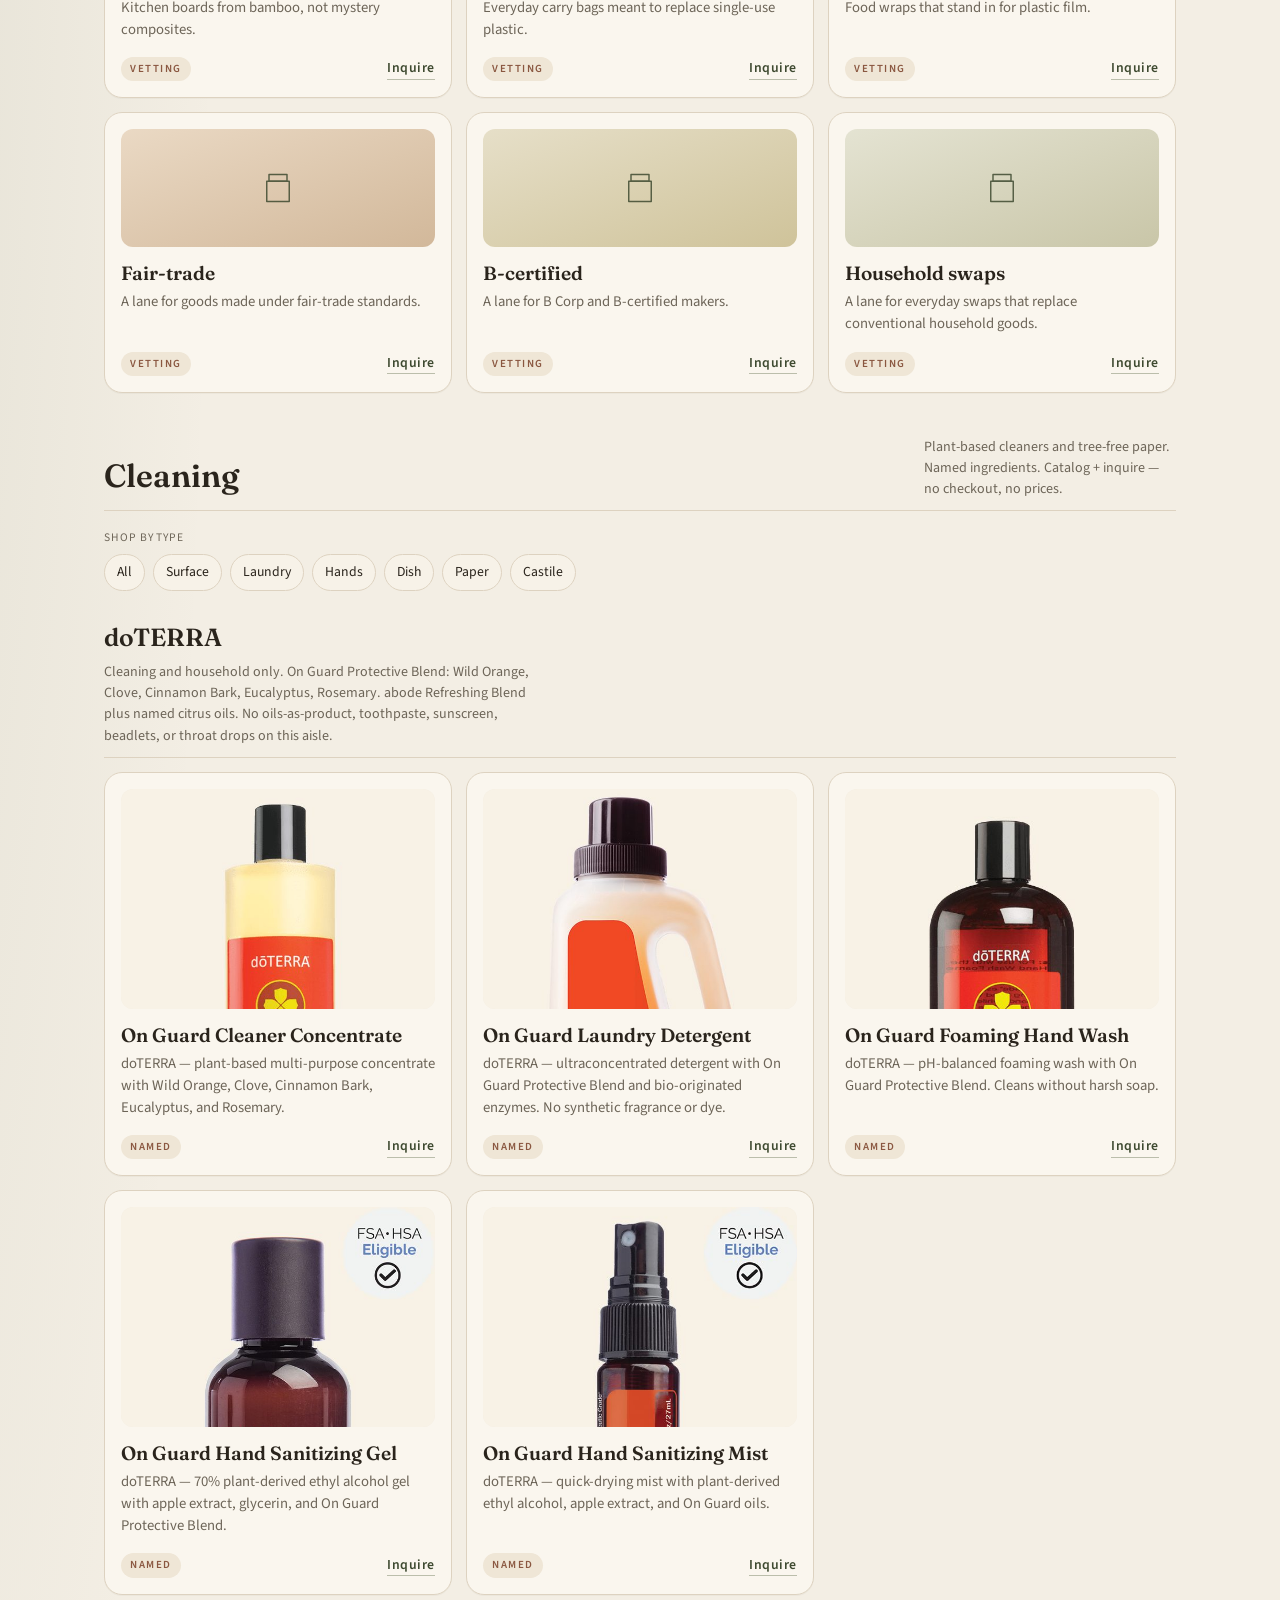
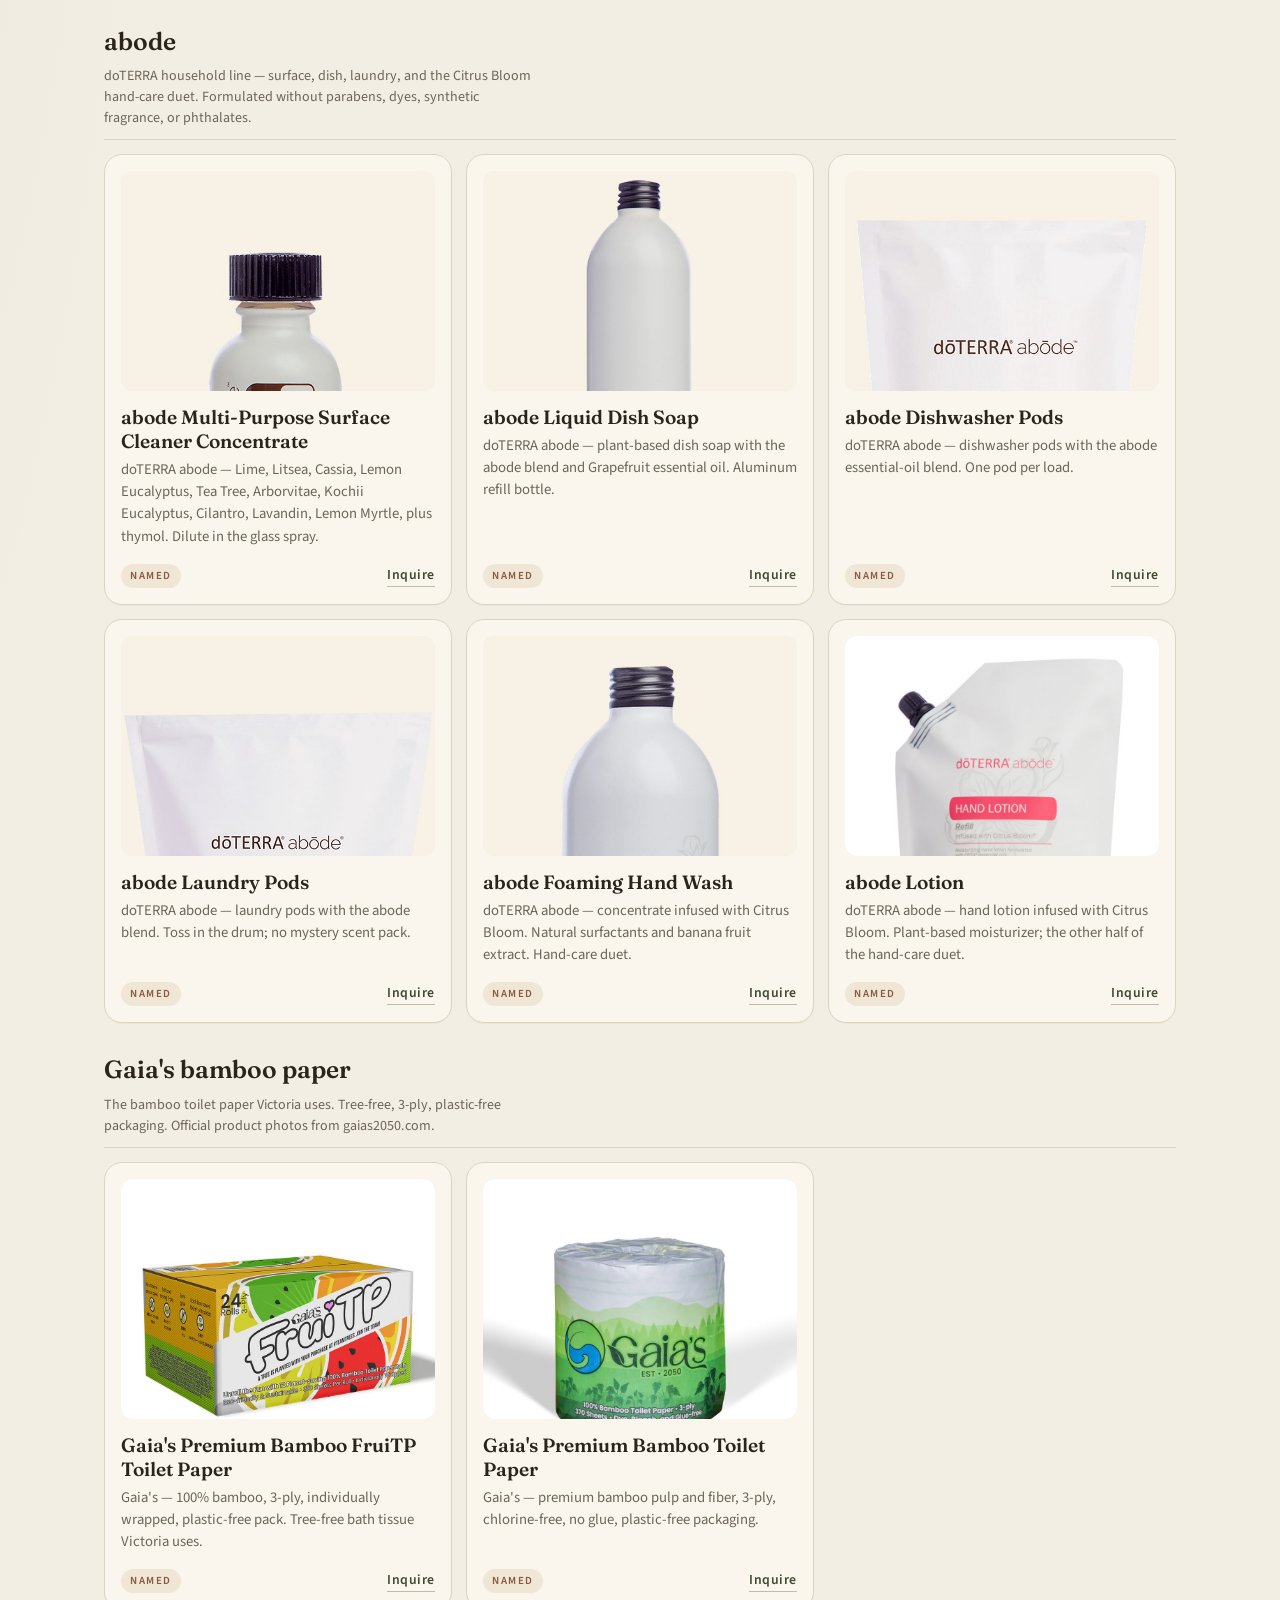
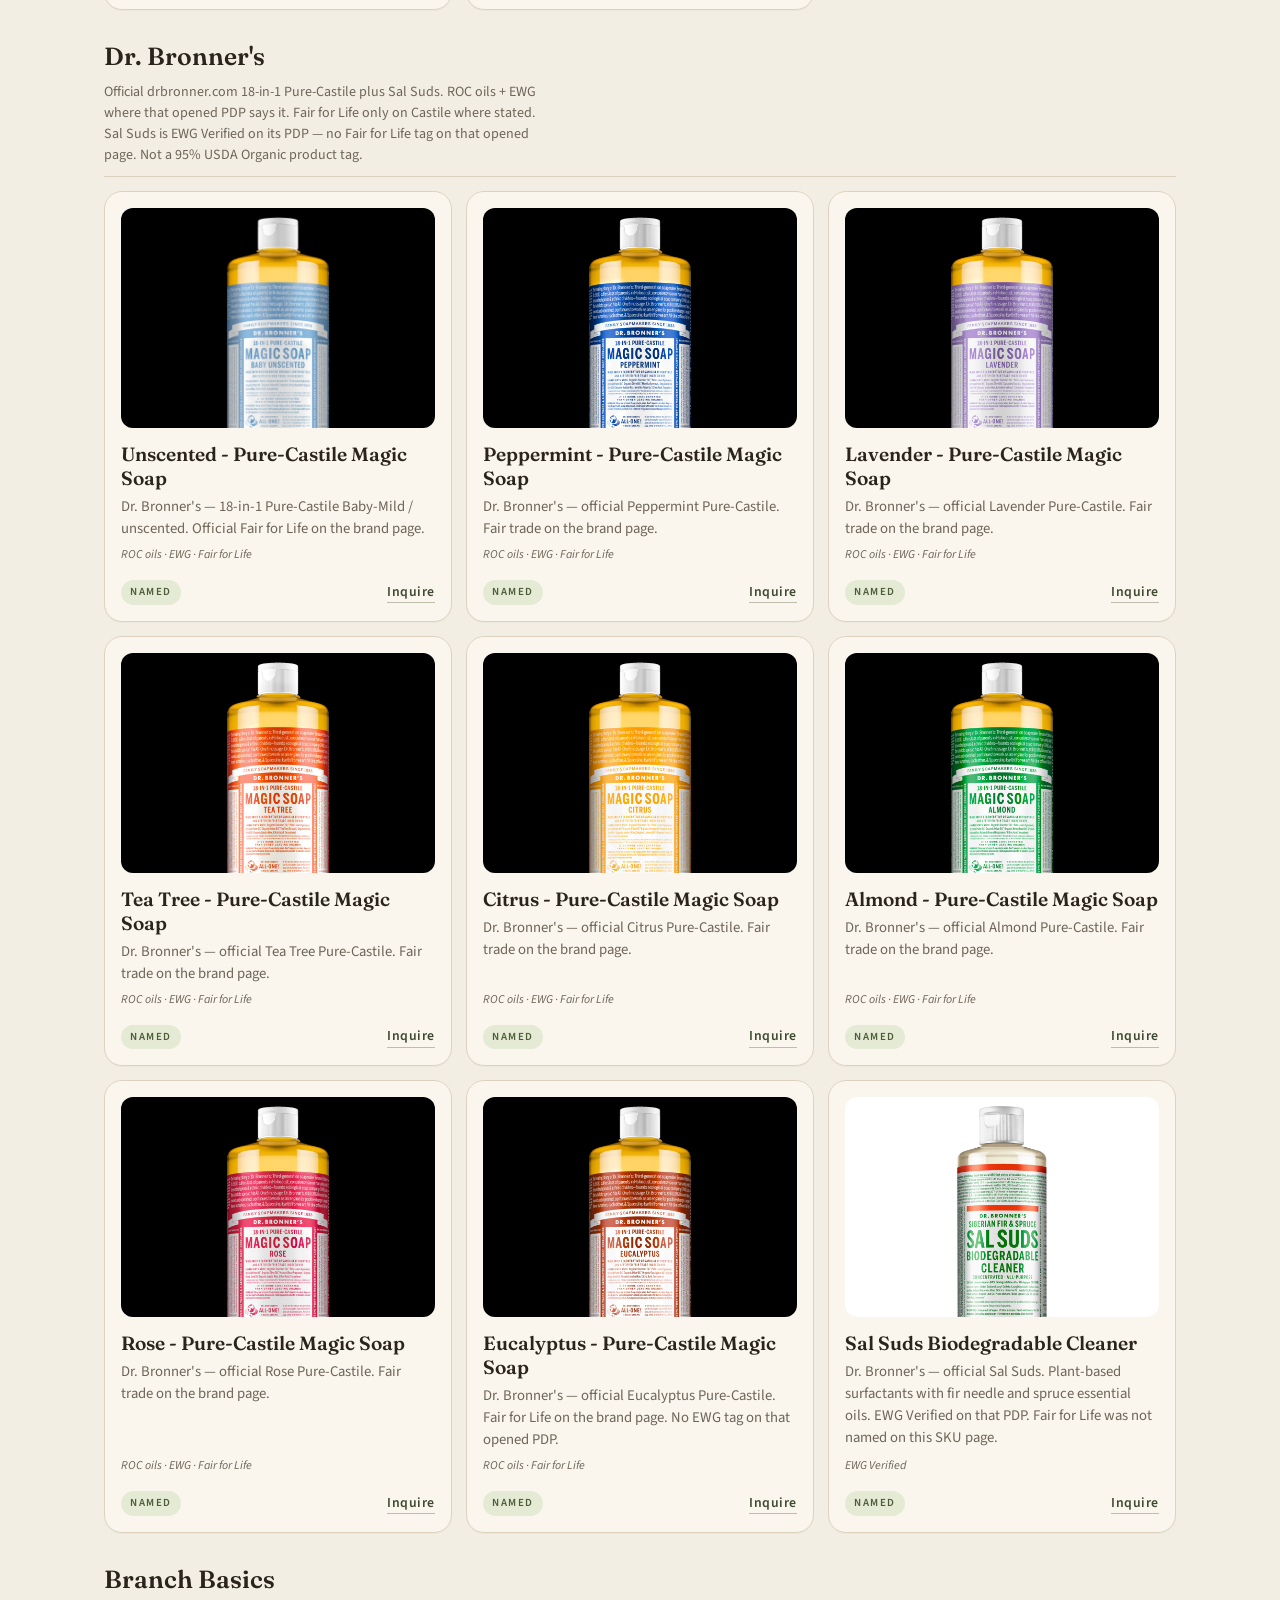
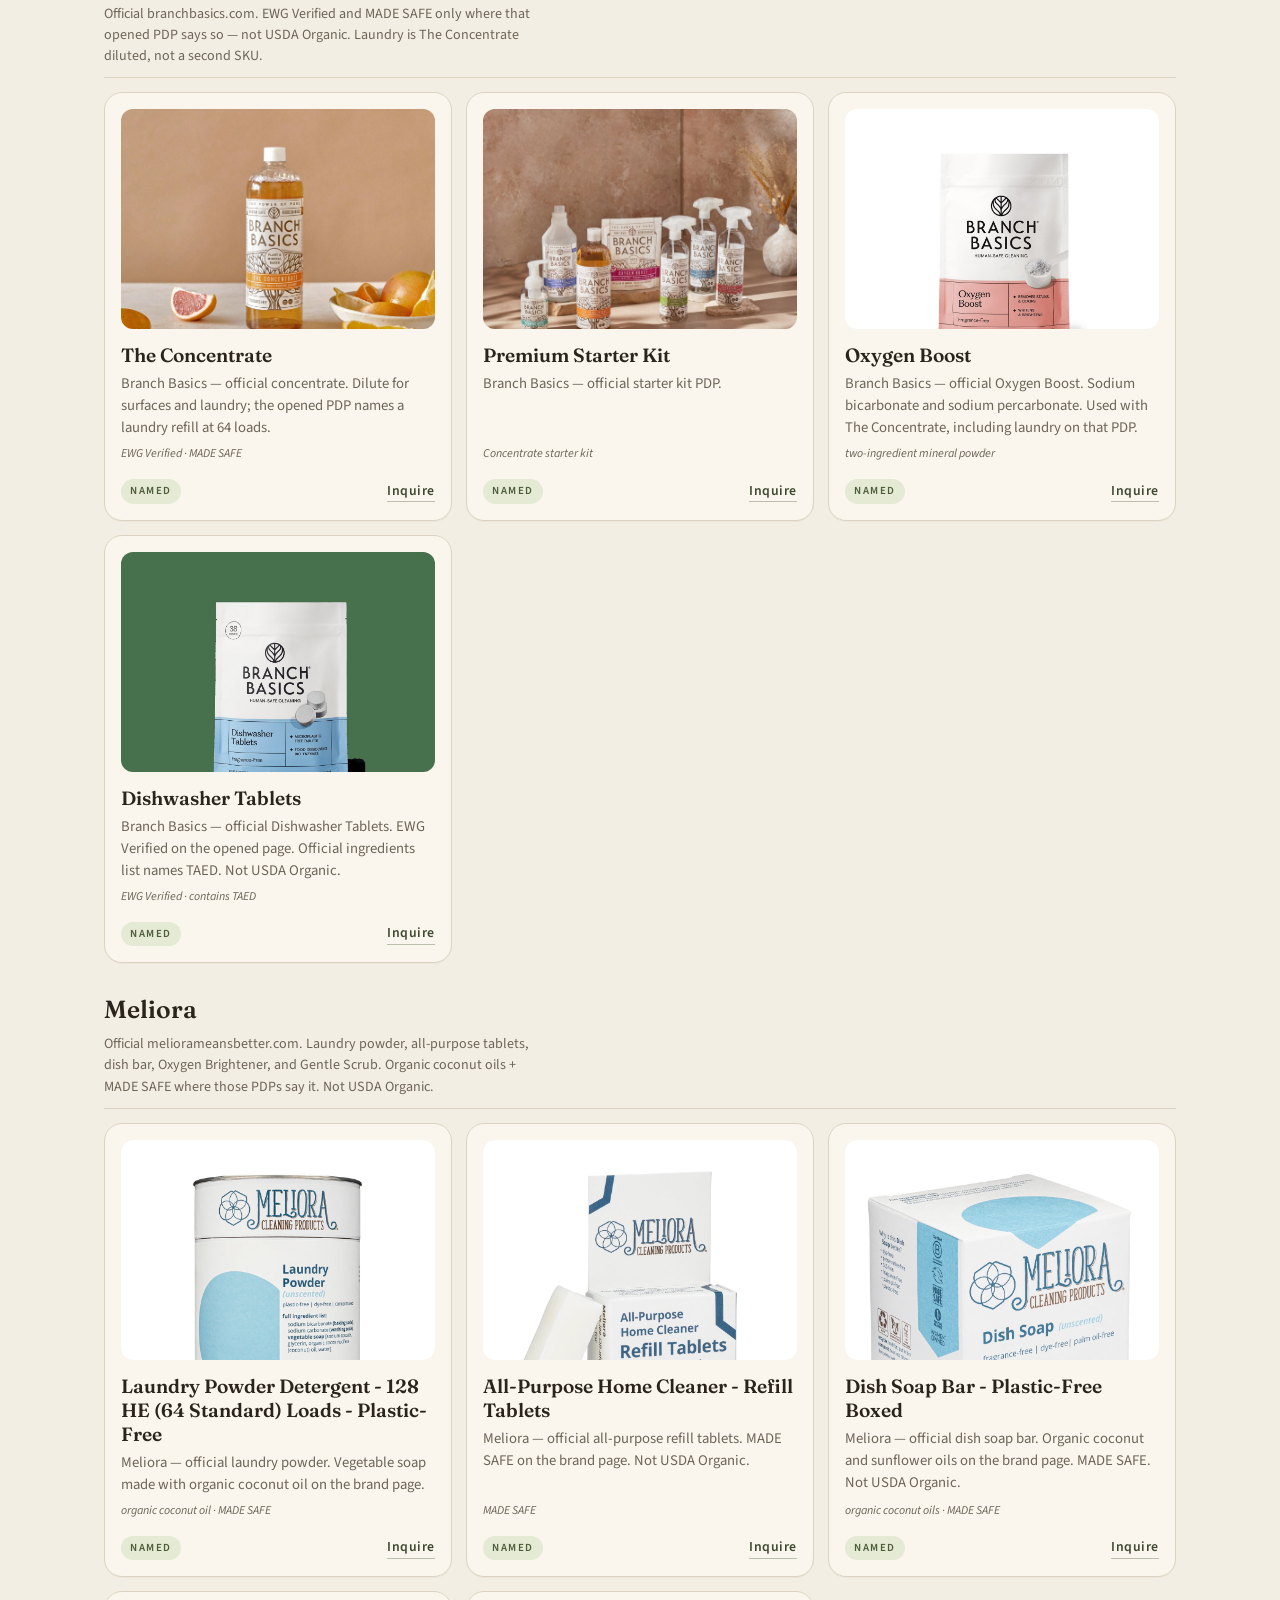
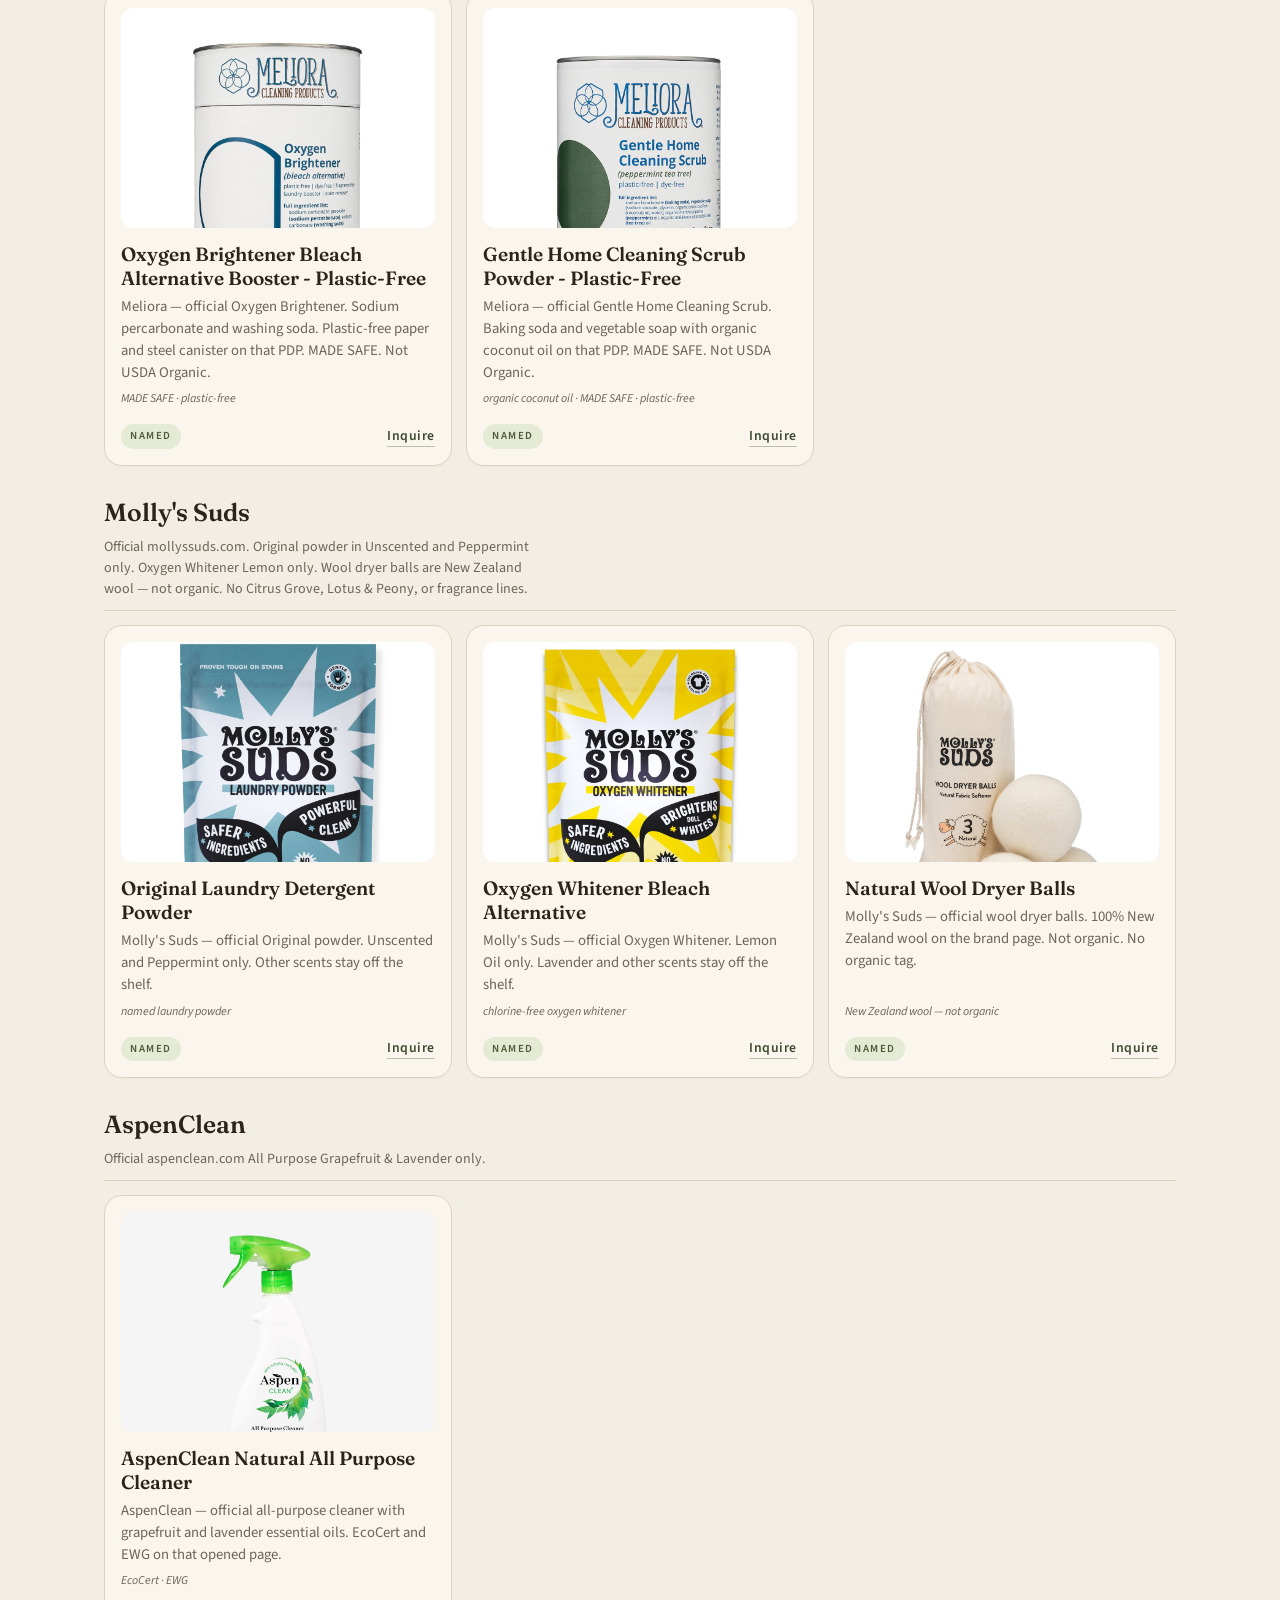
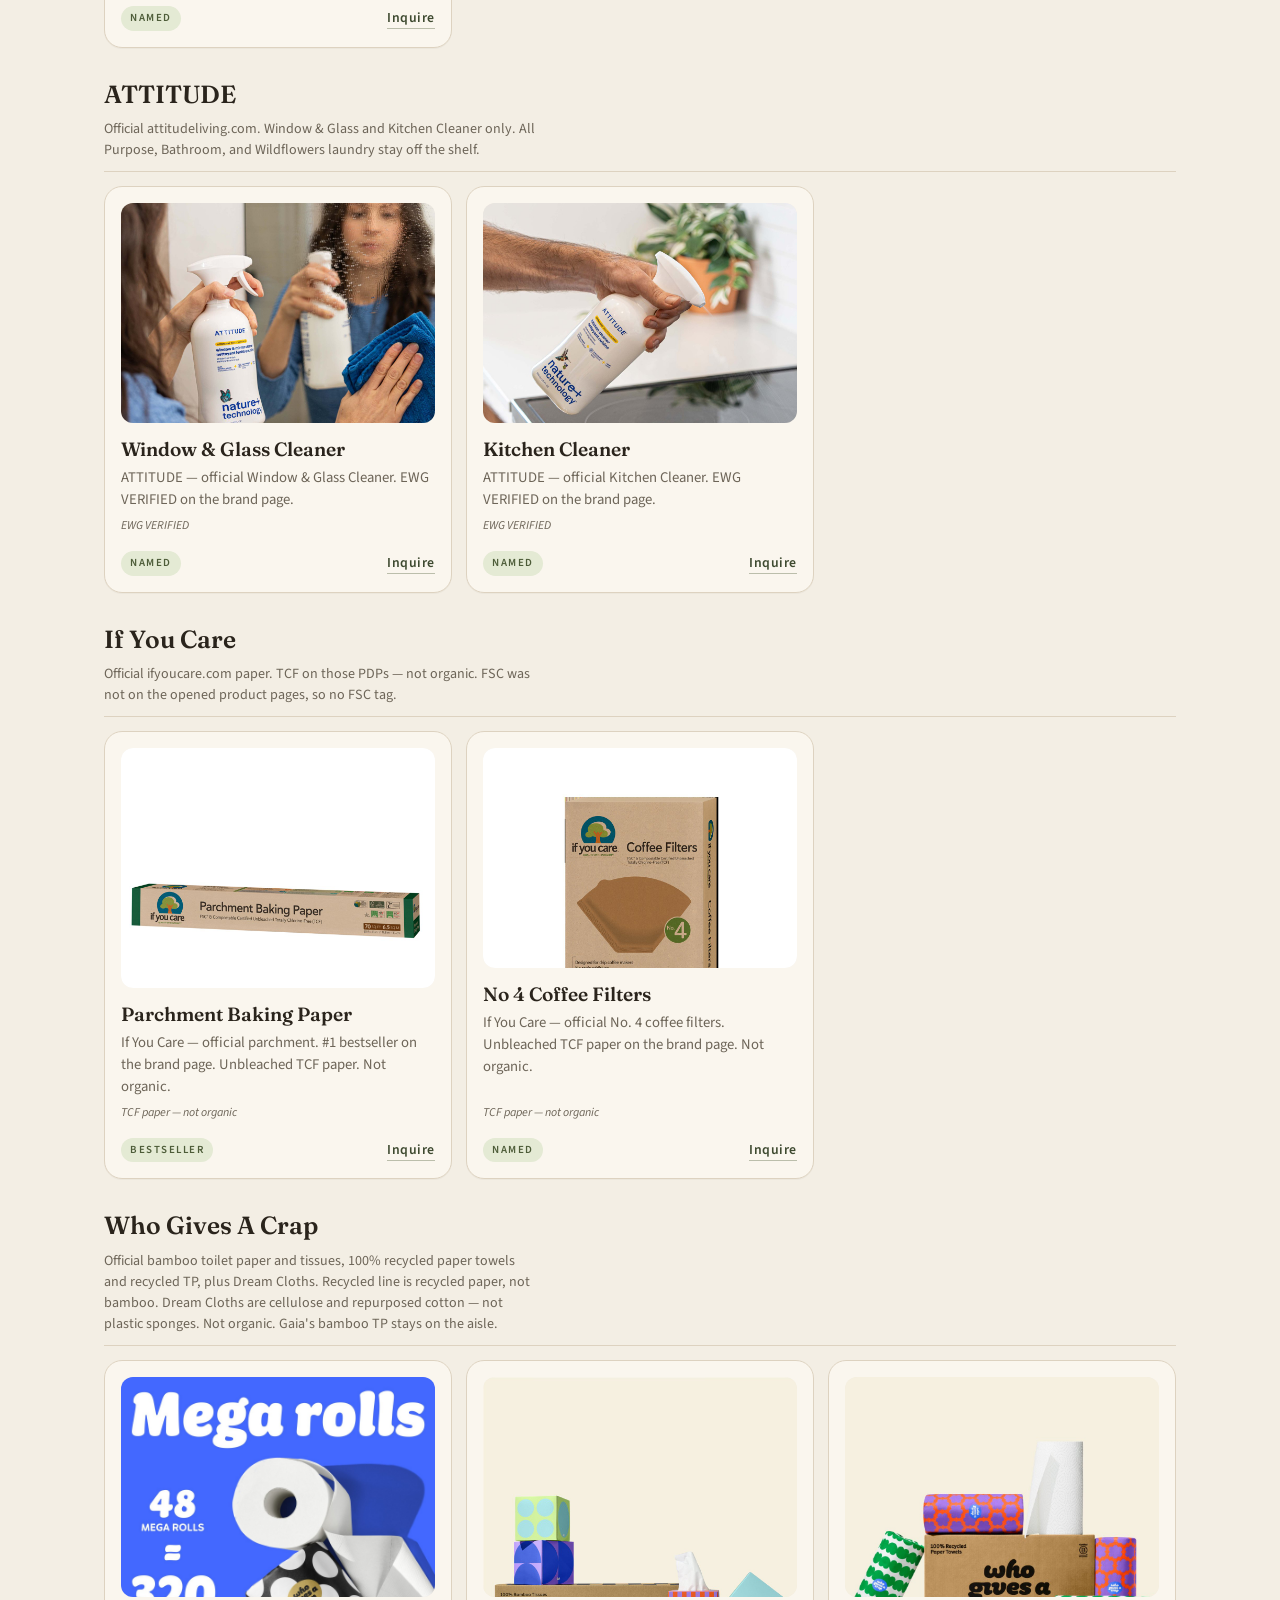
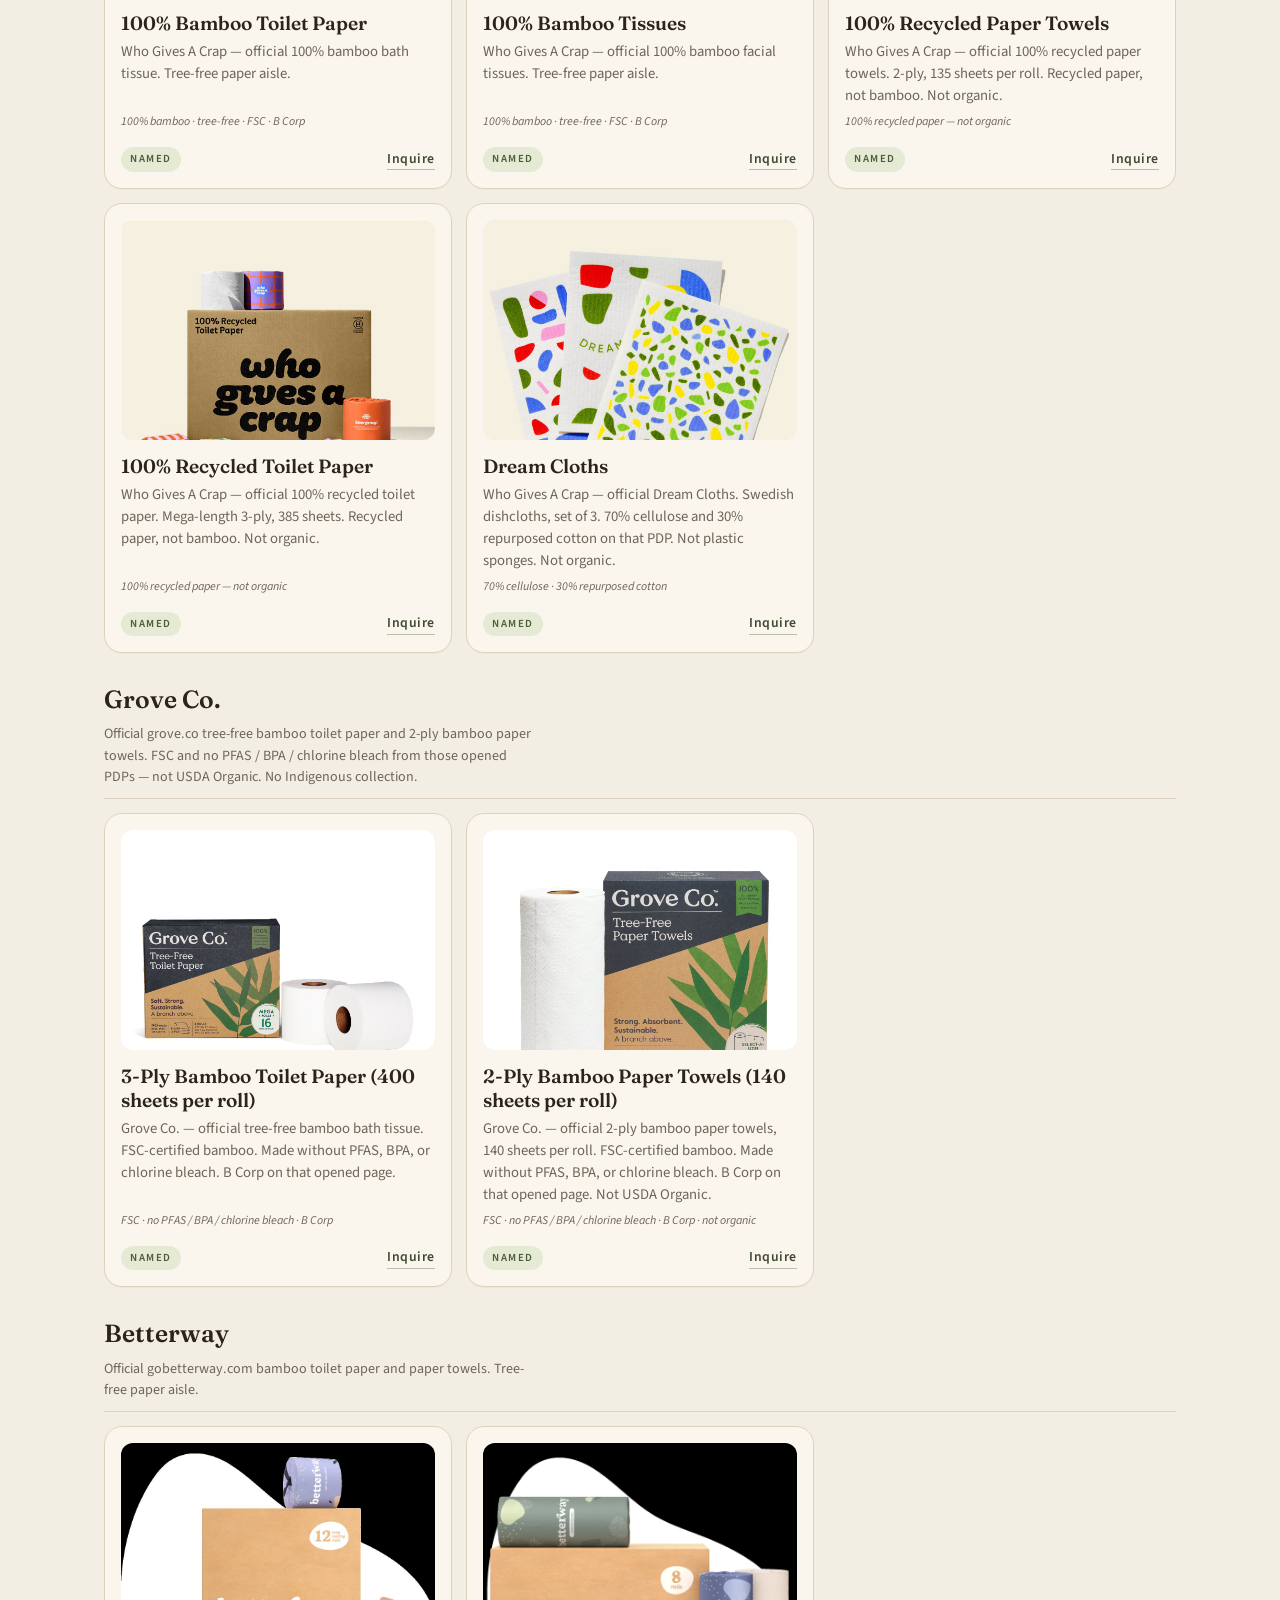
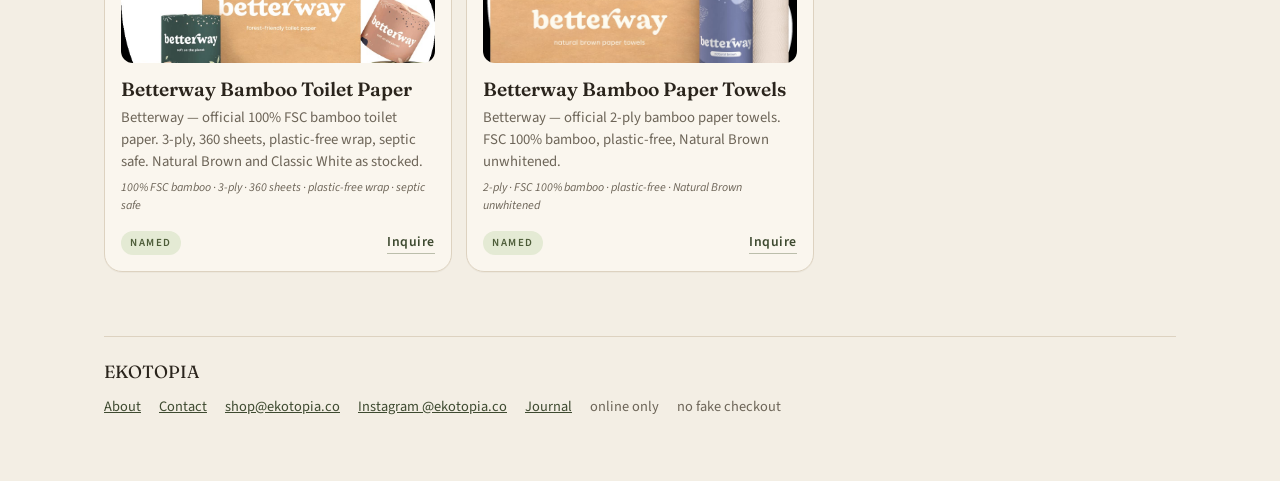
<file: household/index.html>
<!DOCTYPE html>
<html lang="en">
<head>
  <meta charset="UTF-8">
  <meta name="viewport" content="width=device-width, initial-scale=1.0, viewport-fit=cover">
  <meta name="theme-color" content="#f3eee4">
  <meta name="description" content="EKOTOPIA Household — organic towels, kitchen, reusables, and plant-based cleaning. Catalog + inquire only.">
  <title>Household · EKOTOPIA</title>
  <link rel="canonical" href="https://ekotopia.co/household/">
  <link rel="preconnect" href="https://fonts.googleapis.com">
  <link rel="preconnect" href="https://fonts.gstatic.com" crossorigin>
  <link href="https://fonts.googleapis.com/css2?family=Fraunces:opsz,wght@9..144,500;9..144,600;9..144,700&family=Source+Sans+3:ital,wght@0,400;0,500;0,600;1,400&display=swap" rel="stylesheet">
  <link rel="stylesheet" href="/css/site.css">
</head>
<body>
  <div class="page">
    <div class="site-chrome">
    <header class="site-header">
      <a class="brand" href="/">
        <div class="brand-mark">
          <strong>EKOTOPIA</strong>
          <span>Organic goods</span>
        </div>
      </a>
      <button class="menu-toggle" type="button" aria-expanded="false" aria-controls="site-nav" aria-label="Open menu">
        <span></span><span></span><span></span>
      </button>
      <nav class="site-nav" id="site-nav" aria-label="Site">
        <a href="/">Home</a>
        <div class="nav-shop is-current">
          <button class="nav-shop-btn" type="button" aria-expanded="false" aria-controls="shop-menu">Shop</button>
          <div class="nav-shop-menu" id="shop-menu">
          <a href="/clothes/">Clothes</a>
          <a href="/baby/">Baby</a>
          <a href="/household/" aria-current="page">Household</a>
          <a href="/beauty/">Beauty</a>
          <a href="/health/">Health</a>
          <a href="/sleep/">Sleep/Home</a>
          <a href="/grocery/">Grocery</a>
          </div>
        </div>
        <a href="/about/">About</a>
        <a href="/contact/">Contact</a>
        <a class="ig-follow ig-follow-nav" href="https://www.instagram.com/ekotopia.co/" target="_blank" rel="noopener noreferrer">
          <svg viewBox="0 0 24 24" fill="none" stroke="currentColor" stroke-width="1.6" aria-hidden="true"><rect x="3.5" y="3.5" width="17" height="17" rx="5"/><circle cx="12" cy="12" r="3.6"/><circle cx="17.4" cy="6.6" r="0.9" fill="currentColor" stroke="none"/></svg>
          <span>@ekotopia.co</span>
        </a>
        <a class="inquire-cta" href="/contact/">Inquire</a>
      </nav>
    </header>
    <nav class="aisle-bar" aria-label="Shop aisles">
      <a href="/clothes/">Clothes</a>
      <a href="/baby/">Baby</a>
      <a href="/household/" class="is-active">Household</a>
      <a href="/beauty/">Beauty</a>
      <a href="/health/">Health</a>
      <a href="/sleep/">Sleep/Home</a>
      <a href="/grocery/">Grocery</a>
    </nav>
    </div>

    <section class="aisle" id="household">
      <div class="aisle-head" id="home">
        <h2>Household</h2>
        <p>Coyuchi GOTS towels, paperless towels, and napkins, Simple Ecology produce bags, Bee&#x27;s Wrap, and WECK glass. Cleaners and paper follow on this aisle.</p>
      </div>
      <div class="aisle-types cut-group" data-aisle-types="household">
        <p class="cut-label">Shop by type</p>
        <div class="cut-row">
          <button type="button" class="type-cut-btn" data-aisle-type="household" data-type="">All</button>
          <button type="button" class="type-cut-btn" data-aisle-type="household" data-type="bath">Bath</button>
          <button type="button" class="type-cut-btn" data-aisle-type="household" data-type="kitchen">Kitchen</button>
          <button type="button" class="type-cut-btn" data-aisle-type="household" data-type="reusables">Reusables</button>
        </div>
        <p class="cut-status" id="household-cut-status"></p>
      </div>

      <div class="grid">
        <article class="card featured" id="cloud-loom-towels" data-fabric="organic-cotton" data-country="turkey" data-household="bath">
          <div class="photo">
            <img src="/img/home/coyuchi-cloud-loom-towels.jpg" alt="Cloud Loom™ Organic Towels" width="600" height="800" loading="lazy">
          </div>
          <h3>Cloud Loom™ Organic Towels</h3>
          <p class="what">Coyuchi — official Best Seller on the brand page (Undyed). Bath, hand, and washcloth sizes on that PDP.</p>
          <p class="fiber">GOTS 100% organic cotton · grown and woven in Turkey · Aegean</p>
          <div class="row">
            <span class="chip live bestseller">bestseller</span>
            <a class="card-link" href="mailto:shop@ekotopia.co?subject=EKOTOPIA%20inquiry%20%E2%80%94%20Cloud%20Loom%E2%84%A2%20Organic%20Towels">Inquire</a>
          </div>
        </article>
        <article class="card" id="cloud-loom-washcloth" data-fabric="organic-cotton" data-country="turkey" data-household="bath">
          <div class="photo">
            <img src="/img/home/coyuchi-cloud-loom-washcloth.jpg" alt="Cloud Loom™ Organic Wash Cloth" width="600" height="800" loading="lazy">
          </div>
          <h3>Cloud Loom™ Organic Wash Cloth</h3>
          <p class="what">Coyuchi — official Wash Cloth size on the Cloud Loom™ Organic Towels brand page.</p>
          <p class="fiber">GOTS 100% organic cotton · grown and woven in Turkey</p>
          <div class="row">
            <span class="chip live">named</span>
            <a class="card-link" href="mailto:shop@ekotopia.co?subject=EKOTOPIA%20inquiry%20%E2%80%94%20Cloud%20Loom%E2%84%A2%20Organic%20Wash%20Cloth">Inquire</a>
          </div>
        </article>
        <article class="card featured" id="coyuchi-waffle-kitchen-towels" data-fabric="organic-cotton" data-country="india" data-fairtrade="yes" data-household="kitchen">
          <div class="photo">
            <img src="/img/home/coyuchi-organic-waffle-kitchen-towels.jpg" alt="Organic Waffle Kitchen Towels, Set of 6" width="600" height="800" loading="lazy">
          </div>
          <h3>Organic Waffle Kitchen Towels, Set of 6</h3>
          <p class="what">Coyuchi — official Best Seller kitchen towels on the brand page (Tidepool).</p>
          <p class="fiber">GOTS 100% organic cotton · grown and woven in India · Fair Trade</p>
          <div class="row">
            <span class="chip live bestseller">bestseller</span>
            <a class="card-link" href="mailto:shop@ekotopia.co?subject=EKOTOPIA%20inquiry%20%E2%80%94%20Organic%20Waffle%20Kitchen%20Towels%2C%20Set%20of%206">Inquire</a>
          </div>
        </article>
        <article class="card featured" id="coyuchi-air-weight" data-fabric="organic-cotton" data-country="india" data-fairtrade="yes" data-household="bath">
          <div class="photo">
            <img src="/img/home/coyuchi-air-weight-towels.jpg" alt="Air Weight® Organic Towels" width="600" height="800" loading="lazy">
          </div>
          <h3>Air Weight® Organic Towels</h3>
          <p class="what">Coyuchi — official best-selling towel on the brand page. Grown and woven in India. GOTS + Fair Trade on that PDP.</p>
          <p class="fiber">GOTS 100% organic cotton · grown and woven in India · Fair Trade</p>
          <div class="row">
            <span class="chip live bestseller">bestseller</span>
            <a class="card-link" href="mailto:shop@ekotopia.co?subject=EKOTOPIA%20inquiry%20%E2%80%94%20Air%20Weight%C2%AE%20Organic%20Towels">Inquire</a>
          </div>
        </article>
        <article class="card" id="coyuchi-temescal" data-fabric="organic-cotton" data-country="turkey" data-household="bath">
          <div class="photo">
            <img src="/img/home/coyuchi-temescal-towels.jpg" alt="Temescal Organic Towels" width="600" height="800" loading="lazy">
          </div>
          <h3>Temescal Organic Towels</h3>
          <p class="what">Coyuchi — official Temescal towels. Grown and woven in Turkey on the brand page.</p>
          <p class="fiber">GOTS 100% organic cotton · grown and woven in Turkey</p>
          <div class="row">
            <span class="chip live">named</span>
            <a class="card-link" href="mailto:shop@ekotopia.co?subject=EKOTOPIA%20inquiry%20%E2%80%94%20Temescal%20Organic%20Towels">Inquire</a>
          </div>
        </article>
        <article class="card" id="coyuchi-fillmore" data-fabric="organic-cotton" data-household="kitchen">
          <div class="photo">
            <img src="/img/home/coyuchi-fillmore-kitchen-towels.jpg" alt="Fillmore Organic Kitchen Towels, Set of 4" width="600" height="800" loading="lazy">
          </div>
          <h3>Fillmore Organic Kitchen Towels, Set of 4</h3>
          <p class="what">Coyuchi — official Fillmore kitchen towels. GOTS on the opened page. India was not named on that PDP, so no country tag.</p>
          <p class="fiber">GOTS organic cotton</p>
          <div class="row">
            <span class="chip live">named</span>
            <a class="card-link" href="mailto:shop@ekotopia.co?subject=EKOTOPIA%20inquiry%20%E2%80%94%20Fillmore%20Organic%20Kitchen%20Towels%2C%20Set%20of%204">Inquire</a>
          </div>
        </article>
        <article class="card" id="coyuchi-conserve-paperless" data-fabric="organic-cotton" data-country="india" data-household="kitchen">
          <div class="photo">
            <img src="/img/home/coyuchi-conserve-paperless-towels.jpg" alt="Conserve Organic Paperless Towels" width="600" height="800" loading="lazy">
          </div>
          <h3>Conserve Organic Paperless Towels</h3>
          <p class="what">Coyuchi — official Conserve paperless towels. Set of 8. GOTS. Grown and woven in India on that PDP. Fair Trade was not named on the opened product bullets.</p>
          <p class="fiber">GOTS 100% organic cotton · grown and woven in India</p>
          <div class="row">
            <span class="chip live">named</span>
            <a class="card-link" href="mailto:shop@ekotopia.co?subject=EKOTOPIA%20inquiry%20%E2%80%94%20Conserve%20Organic%20Paperless%20Towels">Inquire</a>
          </div>
        </article>
        <article class="card" id="coyuchi-tilden-napkins" data-fabric="organic-cotton" data-country="india" data-fairtrade="yes" data-household="kitchen">
          <div class="photo">
            <img src="/img/home/coyuchi-tilden-napkins.jpg" alt="Tilden Striped Organic Napkins, Set of 4" width="600" height="800" loading="lazy">
          </div>
          <h3>Tilden Striped Organic Napkins, Set of 4</h3>
          <p class="what">Coyuchi — official Tilden striped napkins. GOTS. Grown and woven in India. Fair Trade Certified factory on that PDP.</p>
          <p class="fiber">GOTS 100% organic cotton · grown and woven in India · Fair Trade Certified factory</p>
          <div class="row">
            <span class="chip live">named</span>
            <a class="card-link" href="mailto:shop@ekotopia.co?subject=EKOTOPIA%20inquiry%20%E2%80%94%20Tilden%20Striped%20Organic%20Napkins%2C%20Set%20of%204">Inquire</a>
          </div>
        </article>
        <article class="card" id="utc-classic-towel" data-fabric="organic-cotton" data-country="pakistan" data-household="bath">
          <div class="photo">
            <img src="/img/home/utc-classic-organic-towel-white.jpg" alt="Classic Organic Towel - White" width="600" height="800" loading="lazy">
          </div>
          <h3>Classic Organic Towel - White</h3>
          <p class="what">Under the Canopy — official Classic Organic Towel. GOTS. Made responsibly in Pakistan on the brand page.</p>
          <p class="fiber">GOTS 100% organic cotton</p>
          <div class="row">
            <span class="chip live">named</span>
            <a class="card-link" href="mailto:shop@ekotopia.co?subject=EKOTOPIA%20inquiry%20%E2%80%94%20Classic%20Organic%20Towel%20-%20White">Inquire</a>
          </div>
        </article>
        <article class="card featured" id="bees-wrap-large" data-fabric="organic-cotton" data-household="kitchen">
          <div class="photo">
            <img src="/img/home/bees-wrap-large.jpg" alt="Large Wrap" width="600" height="800" loading="lazy">
          </div>
          <h3>Large Wrap</h3>
          <p class="what">Bee&#x27;s Wrap — official bestselling large beeswax food wrap on the brand page. Organic cotton + beeswax on that PDP. No GOTS wording on the opened page.</p>
          <p class="fiber">organic cotton · beeswax</p>
          <div class="row">
            <span class="chip live bestseller">bestseller</span>
            <a class="card-link" href="mailto:shop@ekotopia.co?subject=EKOTOPIA%20inquiry%20%E2%80%94%20Bee%27s%20Wrap%20Large%20Wrap">Inquire</a>
          </div>
        </article>
        <article class="card" id="weck-744" data-household="kitchen">
          <div class="photo">
            <img src="/img/home/weck-744-tulip-jar.jpg" alt="744 - 1/2 L Tulip Jar (Set of 6)" width="600" height="800" loading="lazy">
          </div>
          <h3>744 - 1/2 L Tulip Jar (Set of 6)</h3>
          <p class="what">WECK — official 744 tulip jar. Glass. Not organic.</p>
          <p class="fiber">glass</p>
          <div class="row">
            <span class="chip live">named</span>
            <a class="card-link" href="mailto:shop@ekotopia.co?subject=EKOTOPIA%20inquiry%20%E2%80%94%20WECK%20744%20Tulip%20Jar">Inquire</a>
          </div>
        </article>
        <article class="card" id="bambu-kitchen-basics" data-household="kitchen">
          <div class="photo">
            <img src="/img/home/bambu-kitchen-basics.jpg" alt="Kitchen Basics, Set of 3 Bamboo Cooking Utensils" width="600" height="800" loading="lazy">
          </div>
          <h3>Kitchen Basics, Set of 3 Bamboo Cooking Utensils</h3>
          <p class="what">bambu — official Kitchen Basics set. FSC-certified 100% bamboo and USDA Certified Biobased on that opened PDP. Not USDA Organic. Not in an organic-bamboo collection.</p>
          <p class="fiber">FSC bamboo · USDA Certified Biobased — not USDA Organic</p>
          <div class="row">
            <span class="chip live">named</span>
            <a class="card-link" href="mailto:shop@ekotopia.co?subject=EKOTOPIA%20inquiry%20%E2%80%94%20bambu%20Kitchen%20Basics%2C%20Set%20of%203%20Bamboo%20Cooking%20Utensils">Inquire</a>
          </div>
        </article>
        <article class="card" id="bambu-reusable-cutlery" data-household="kitchen">
          <div class="photo">
            <img src="/img/home/bambu-reusable-cutlery-set.jpg" alt="Reusable Bamboo Spoon, Knife &amp; Fork Set" width="600" height="800" loading="lazy">
          </div>
          <h3>Reusable Bamboo Spoon, Knife &amp; Fork Set</h3>
          <p class="what">bambu — official reusable spoon, knife, and fork set. FSC-certified 100% bamboo and USDA Certified Biobased on that opened PDP. Not USDA Organic. Not in an organic-bamboo collection.</p>
          <p class="fiber">FSC bamboo · USDA Certified Biobased — not USDA Organic</p>
          <div class="row">
            <span class="chip live">named</span>
            <a class="card-link" href="mailto:shop@ekotopia.co?subject=EKOTOPIA%20inquiry%20%E2%80%94%20bambu%20Reusable%20Bamboo%20Spoon%2C%20Knife%20%26%20Fork%20Set">Inquire</a>
          </div>
        </article>
        <article class="card" id="simple-ecology-produce-bags" data-fabric="organic-cotton" data-country="india" data-household="kitchen">
          <div class="photo">
            <img src="/img/home/simple-ecology-produce-bags.jpg" alt="Mesh &amp; Muslin Reusable Produce Bag Sets" width="600" height="800" loading="lazy">
          </div>
          <h3>Mesh &amp; Muslin Reusable Produce Bag Sets</h3>
          <p class="what">Simple Ecology — official mesh and muslin produce bag sets. GOTS organic cotton. Cotton grown and bags manufactured in India on that PDP.</p>
          <p class="fiber">GOTS organic cotton · grown and made in India</p>
          <div class="row">
            <span class="chip live">named</span>
            <a class="card-link" href="mailto:shop@ekotopia.co?subject=EKOTOPIA%20inquiry%20%E2%80%94%20Simple%20Ecology%20Mesh%20%26%20Muslin%20Reusable%20Produce%20Bag%20Sets">Inquire</a>
          </div>
        </article>
        <article class="card" data-household="bath">
          <div class="mark" aria-hidden="true">
            <svg viewBox="0 0 48 48"><path d="M16 12h16v6H16z"/><path d="M14 18h20v18H14z"/></svg>
          </div>
          <h3>Organic towels</h3>
          <p class="what">Bath towels in certified organic cotton, pile to finish.</p>
          <div class="row">
            <span class="chip">vetting</span>
            <a class="card-link" href="mailto:shop@ekotopia.co?subject=EKOTOPIA%20inquiry%20%E2%80%94%20Organic%20towels">Inquire</a>
          </div>
        </article>
        <article class="card" data-household="bath">
          <div class="mark" aria-hidden="true">
            <svg viewBox="0 0 48 48"><path d="M16 12h16v6H16z"/><path d="M14 18h20v18H14z"/></svg>
          </div>
          <h3>Organic washcloths</h3>
          <p class="what">Face and body cloths in organic cotton.</p>
          <div class="row">
            <span class="chip">vetting</span>
            <a class="card-link" href="mailto:shop@ekotopia.co?subject=EKOTOPIA%20inquiry%20%E2%80%94%20Organic%20washcloths">Inquire</a>
          </div>
        </article>
        <article class="card" data-household="bath">
          <div class="mark" aria-hidden="true">
            <svg viewBox="0 0 48 48"><path d="M16 12h16v6H16z"/><path d="M14 18h20v18H14z"/></svg>
          </div>
          <h3>Organic bath mats</h3>
          <p class="what">Floor-side mats in organic fibers — no mystery blends.</p>
          <div class="row">
            <span class="chip">vetting</span>
            <a class="card-link" href="mailto:shop@ekotopia.co?subject=EKOTOPIA%20inquiry%20%E2%80%94%20Organic%20bath%20mats">Inquire</a>
          </div>
        </article>
        <article class="card" data-household="kitchen">
          <div class="mark" aria-hidden="true">
            <svg viewBox="0 0 48 48"><path d="M16 12h16v6H16z"/><path d="M14 18h20v18H14z"/></svg>
          </div>
          <h3>Organic cotton dish towels</h3>
          <p class="what">Kitchen towels in organic cotton — no plastic-blend weaves.</p>
          <div class="row">
            <span class="chip">vetting</span>
            <a class="card-link" href="mailto:shop@ekotopia.co?subject=EKOTOPIA%20inquiry%20%E2%80%94%20Organic%20cotton%20dish%20towels">Inquire</a>
          </div>
        </article>
        <article class="card" data-household="kitchen">
          <div class="mark" aria-hidden="true">
            <svg viewBox="0 0 48 48"><path d="M16 12h16v6H16z"/><path d="M14 18h20v18H14z"/></svg>
          </div>
          <h3>Bamboo cutting boards</h3>
          <p class="what">Kitchen boards from bamboo, not mystery composites.</p>
          <div class="row">
            <span class="chip">vetting</span>
            <a class="card-link" href="mailto:shop@ekotopia.co?subject=EKOTOPIA%20inquiry%20%E2%80%94%20Bamboo%20cutting%20boards">Inquire</a>
          </div>
        </article>
        <article class="card" data-household="reusables">
          <div class="mark" aria-hidden="true">
            <svg viewBox="0 0 48 48"><path d="M16 12h16v6H16z"/><path d="M14 18h20v18H14z"/></svg>
          </div>
          <h3>Reusable bags</h3>
          <p class="what">Everyday carry bags meant to replace single-use plastic.</p>
          <div class="row">
            <span class="chip">vetting</span>
            <a class="card-link" href="mailto:shop@ekotopia.co?subject=EKOTOPIA%20inquiry%20%E2%80%94%20Reusable%20bags">Inquire</a>
          </div>
        </article>
        <article class="card" data-household="reusables">
          <div class="mark" aria-hidden="true">
            <svg viewBox="0 0 48 48"><path d="M16 12h16v6H16z"/><path d="M14 18h20v18H14z"/></svg>
          </div>
          <h3>Reusable wraps</h3>
          <p class="what">Food wraps that stand in for plastic film.</p>
          <div class="row">
            <span class="chip">vetting</span>
            <a class="card-link" href="mailto:shop@ekotopia.co?subject=EKOTOPIA%20inquiry%20%E2%80%94%20Reusable%20wraps">Inquire</a>
          </div>
        </article>
        <article class="card">
          <div class="mark" aria-hidden="true">
            <svg viewBox="0 0 48 48"><path d="M16 12h16v6H16z"/><path d="M14 18h20v18H14z"/></svg>
          </div>
          <h3>Fair-trade</h3>
          <p class="what">A lane for goods made under fair-trade standards.</p>
          <div class="row">
            <span class="chip">vetting</span>
            <a class="card-link" href="mailto:shop@ekotopia.co?subject=EKOTOPIA%20inquiry%20%E2%80%94%20Fair-trade">Inquire</a>
          </div>
        </article>
        <article class="card">
          <div class="mark" aria-hidden="true">
            <svg viewBox="0 0 48 48"><path d="M16 12h16v6H16z"/><path d="M14 18h20v18H14z"/></svg>
          </div>
          <h3>B-certified</h3>
          <p class="what">A lane for B Corp and B-certified makers.</p>
          <div class="row">
            <span class="chip">vetting</span>
            <a class="card-link" href="mailto:shop@ekotopia.co?subject=EKOTOPIA%20inquiry%20%E2%80%94%20B-certified">Inquire</a>
          </div>
        </article>
        <article class="card">
          <div class="mark" aria-hidden="true">
            <svg viewBox="0 0 48 48"><path d="M16 12h16v6H16z"/><path d="M14 18h20v18H14z"/></svg>
          </div>
          <h3>Household swaps</h3>
          <p class="what">A lane for everyday swaps that replace conventional household goods.</p>
          <div class="row">
            <span class="chip">vetting</span>
            <a class="card-link" href="mailto:shop@ekotopia.co?subject=EKOTOPIA%20inquiry%20%E2%80%94%20Household%20swaps">Inquire</a>
          </div>
        </article>
      </div>
    </section>

    <section class="aisle" id="cleaning">
      <div class="aisle-head">
        <h2>Cleaning</h2>
        <p>Plant-based cleaners and tree-free paper. Named ingredients. Catalog + inquire — no checkout, no prices.</p>
      </div>
      <div class="aisle-types cut-group" data-aisle-types="cleaning">
        <p class="cut-label">Shop by type</p>
        <div class="cut-row">
          <button type="button" class="type-cut-btn" data-aisle-type="cleaning" data-type="">All</button>
          <button type="button" class="type-cut-btn" data-aisle-type="cleaning" data-type="surface">Surface</button>
          <button type="button" class="type-cut-btn" data-aisle-type="cleaning" data-type="laundry">Laundry</button>
          <button type="button" class="type-cut-btn" data-aisle-type="cleaning" data-type="hands">Hands</button>
          <button type="button" class="type-cut-btn" data-aisle-type="cleaning" data-type="dish">Dish</button>
          <button type="button" class="type-cut-btn" data-aisle-type="cleaning" data-type="paper">Paper</button>
          <button type="button" class="type-cut-btn" data-aisle-type="cleaning" data-type="castile">Castile</button>
        </div>
        <p class="cut-status" id="cleaning-cut-status"></p>
      </div>

      <div class="brand-line subhead" id="clean-surface">
        <h3>doTERRA</h3>
        <p>Cleaning and household only. On Guard Protective Blend: Wild Orange, Clove, Cinnamon Bark, Eucalyptus, Rosemary. abode Refreshing Blend plus named citrus oils. No oils-as-product, toothpaste, sunscreen, beadlets, or throat drops on this aisle.</p>
      </div>
      <div class="grid" id="clean-hands">
        <article class="card" data-clean="surface">
          <div class="photo">
            <img src="/img/cleaning/onguard-cleaner-concentrate.jpg" alt="On Guard Cleaner Concentrate" width="600" height="800" loading="lazy">
          </div>
          <h3>On Guard Cleaner Concentrate</h3>
          <p class="what">doTERRA — plant-based multi-purpose concentrate with Wild Orange, Clove, Cinnamon Bark, Eucalyptus, and Rosemary.</p>
          <div class="row">
            <span class="chip">named</span>
            <a class="card-link" href="mailto:shop@ekotopia.co?subject=EKOTOPIA%20inquiry%20%E2%80%94%20On%20Guard%20Cleaner%20Concentrate">Inquire</a>
          </div>
        </article>
        <article class="card" data-clean="laundry">
          <div class="photo">
            <img src="/img/cleaning/onguard-laundry-detergent.jpg" alt="On Guard Laundry Detergent" width="600" height="800" loading="lazy">
          </div>
          <h3>On Guard Laundry Detergent</h3>
          <p class="what">doTERRA — ultraconcentrated detergent with On Guard Protective Blend and bio-originated enzymes. No synthetic fragrance or dye.</p>
          <div class="row">
            <span class="chip">named</span>
            <a class="card-link" href="mailto:shop@ekotopia.co?subject=EKOTOPIA%20inquiry%20%E2%80%94%20On%20Guard%20Laundry%20Detergent">Inquire</a>
          </div>
        </article>
        <article class="card" data-clean="hands">
          <div class="photo">
            <img src="/img/cleaning/onguard-foaming-hand-wash.jpg" alt="On Guard Foaming Hand Wash" width="600" height="800" loading="lazy">
          </div>
          <h3>On Guard Foaming Hand Wash</h3>
          <p class="what">doTERRA — pH-balanced foaming wash with On Guard Protective Blend. Cleans without harsh soap.</p>
          <div class="row">
            <span class="chip">named</span>
            <a class="card-link" href="mailto:shop@ekotopia.co?subject=EKOTOPIA%20inquiry%20%E2%80%94%20On%20Guard%20Foaming%20Hand%20Wash">Inquire</a>
          </div>
        </article>
        <article class="card" data-clean="hands">
          <div class="photo">
            <img src="/img/cleaning/onguard-hand-sanitizing-gel.jpg" alt="On Guard Hand Sanitizing Gel" width="600" height="800" loading="lazy">
          </div>
          <h3>On Guard Hand Sanitizing Gel</h3>
          <p class="what">doTERRA — 70% plant-derived ethyl alcohol gel with apple extract, glycerin, and On Guard Protective Blend.</p>
          <div class="row">
            <span class="chip">named</span>
            <a class="card-link" href="mailto:shop@ekotopia.co?subject=EKOTOPIA%20inquiry%20%E2%80%94%20On%20Guard%20Hand%20Sanitizing%20Gel">Inquire</a>
          </div>
        </article>
        <article class="card" data-clean="hands">
          <div class="photo">
            <img src="/img/cleaning/onguard-hand-sanitizing-mist.jpg" alt="On Guard Hand Sanitizing Mist" width="600" height="800" loading="lazy">
          </div>
          <h3>On Guard Hand Sanitizing Mist</h3>
          <p class="what">doTERRA — quick-drying mist with plant-derived ethyl alcohol, apple extract, and On Guard oils.</p>
          <div class="row">
            <span class="chip">named</span>
            <a class="card-link" href="mailto:shop@ekotopia.co?subject=EKOTOPIA%20inquiry%20%E2%80%94%20On%20Guard%20Hand%20Sanitizing%20Mist">Inquire</a>
          </div>
        </article>
      </div>
      <div class="brand-line subhead" id="clean-laundry">
        <h3>abode</h3>
        <p>doTERRA household line — surface, dish, laundry, and the Citrus Bloom hand-care duet. Formulated without parabens, dyes, synthetic fragrance, or phthalates.</p>
      </div>
      <div class="grid">
        <article class="card" data-clean="surface">
          <div class="photo">
            <img src="/img/cleaning/abode-surface-cleaner.jpg" alt="abode Multi-Purpose Surface Cleaner Concentrate" width="600" height="800" loading="lazy">
          </div>
          <h3>abode Multi-Purpose Surface Cleaner Concentrate</h3>
          <p class="what">doTERRA abode — Lime, Litsea, Cassia, Lemon Eucalyptus, Tea Tree, Arborvitae, Kochii Eucalyptus, Cilantro, Lavandin, Lemon Myrtle, plus thymol. Dilute in the glass spray.</p>
          <div class="row">
            <span class="chip">named</span>
            <a class="card-link" href="mailto:shop@ekotopia.co?subject=EKOTOPIA%20inquiry%20%E2%80%94%20abode%20Multi-Purpose%20Surface%20Cleaner%20Concentrate">Inquire</a>
          </div>
        </article>
        <article class="card" data-clean="dish">
          <div class="photo">
            <img src="/img/cleaning/abode-liquid-dish-soap.jpg" alt="abode Liquid Dish Soap" width="600" height="800" loading="lazy">
          </div>
          <h3>abode Liquid Dish Soap</h3>
          <p class="what">doTERRA abode — plant-based dish soap with the abode blend and Grapefruit essential oil. Aluminum refill bottle.</p>
          <div class="row">
            <span class="chip">named</span>
            <a class="card-link" href="mailto:shop@ekotopia.co?subject=EKOTOPIA%20inquiry%20%E2%80%94%20abode%20Liquid%20Dish%20Soap">Inquire</a>
          </div>
        </article>
        <article class="card" data-clean="dish">
          <div class="photo">
            <img src="/img/cleaning/abode-dishwasher-pods.jpg" alt="abode Dishwasher Pods" width="600" height="800" loading="lazy">
          </div>
          <h3>abode Dishwasher Pods</h3>
          <p class="what">doTERRA abode — dishwasher pods with the abode essential-oil blend. One pod per load.</p>
          <div class="row">
            <span class="chip">named</span>
            <a class="card-link" href="mailto:shop@ekotopia.co?subject=EKOTOPIA%20inquiry%20%E2%80%94%20abode%20Dishwasher%20Pods">Inquire</a>
          </div>
        </article>
        <article class="card" data-clean="laundry">
          <div class="photo">
            <img src="/img/cleaning/abode-laundry-pods.jpg" alt="abode Laundry Pods" width="600" height="800" loading="lazy">
          </div>
          <h3>abode Laundry Pods</h3>
          <p class="what">doTERRA abode — laundry pods with the abode blend. Toss in the drum; no mystery scent pack.</p>
          <div class="row">
            <span class="chip">named</span>
            <a class="card-link" href="mailto:shop@ekotopia.co?subject=EKOTOPIA%20inquiry%20%E2%80%94%20abode%20Laundry%20Pods">Inquire</a>
          </div>
        </article>
        <article class="card" data-clean="hands">
          <div class="photo">
            <img src="/img/cleaning/abode-foaming-hand-wash.jpg" alt="abode Foaming Hand Wash" width="600" height="800" loading="lazy">
          </div>
          <h3>abode Foaming Hand Wash</h3>
          <p class="what">doTERRA abode — concentrate infused with Citrus Bloom. Natural surfactants and banana fruit extract. Hand-care duet.</p>
          <div class="row">
            <span class="chip">named</span>
            <a class="card-link" href="mailto:shop@ekotopia.co?subject=EKOTOPIA%20inquiry%20%E2%80%94%20abode%20Foaming%20Hand%20Wash">Inquire</a>
          </div>
        </article>
        <article class="card" data-clean="hands">
          <div class="photo">
            <img src="/img/cleaning/abode-hand-lotion.jpg" alt="abode Lotion" width="600" height="800" loading="lazy">
          </div>
          <h3>abode Lotion</h3>
          <p class="what">doTERRA abode — hand lotion infused with Citrus Bloom. Plant-based moisturizer; the other half of the hand-care duet.</p>
          <div class="row">
            <span class="chip">named</span>
            <a class="card-link" href="mailto:shop@ekotopia.co?subject=EKOTOPIA%20inquiry%20%E2%80%94%20abode%20Lotion">Inquire</a>
          </div>
        </article>
      </div>
      <div class="brand-line subhead" id="clean-paper">
        <h3>Gaia&#x27;s bamboo paper</h3>
        <p>The bamboo toilet paper Victoria uses. Tree-free, 3-ply, plastic-free packaging. Official product photos from gaias2050.com.</p>
      </div>
      <div class="grid" id="clean-paper">
        <article class="card featured" id="gaias-fruitp" data-clean="paper">
          <div class="photo">
            <img src="/img/paper/gaias-premium-fruitp.jpg" alt="Gaia&#x27;s Premium Bamboo FruiTP Toilet Paper" width="600" height="800" loading="lazy">
          </div>
          <h3>Gaia&#x27;s Premium Bamboo FruiTP Toilet Paper</h3>
          <p class="what">Gaia&#x27;s — 100% bamboo, 3-ply, individually wrapped, plastic-free pack. Tree-free bath tissue Victoria uses.</p>
          <div class="row">
            <span class="chip">named</span>
            <a class="card-link" href="mailto:shop@ekotopia.co?subject=EKOTOPIA%20inquiry%20%E2%80%94%20Gaia%27s%20Premium%20Bamboo%20FruiTP%20Toilet%20Paper">Inquire</a>
          </div>
        </article>
        <article class="card featured" id="gaias-bamboo-tp" data-clean="paper">
          <div class="photo">
            <img src="/img/paper/gaias-premium-toilet-paper.jpg" alt="Gaia&#x27;s Premium Bamboo Toilet Paper" width="600" height="800" loading="lazy">
          </div>
          <h3>Gaia&#x27;s Premium Bamboo Toilet Paper</h3>
          <p class="what">Gaia&#x27;s — premium bamboo pulp and fiber, 3-ply, chlorine-free, no glue, plastic-free packaging.</p>
          <div class="row">
            <span class="chip">named</span>
            <a class="card-link" href="mailto:shop@ekotopia.co?subject=EKOTOPIA%20inquiry%20%E2%80%94%20Gaia%27s%20Premium%20Bamboo%20Toilet%20Paper">Inquire</a>
          </div>
        </article>
      </div>
      <div class="brand-line">
        <h3>Dr. Bronner&#x27;s</h3>
        <p>Official drbronner.com 18-in-1 Pure-Castile plus Sal Suds. ROC oils + EWG where that opened PDP says it. Fair for Life only on Castile where stated. Sal Suds is EWG Verified on its PDP — no Fair for Life tag on that opened page. Not a 95% USDA Organic product tag.</p>
      </div>
      <div class="grid">
        <article class="card" id="bronner-unscented-castile-cleaning" data-fairtrade="yes" data-clean="castile">
          <div class="photo">
            <img src="/img/cleaning/bronner-unscented-castile.jpg" alt="Unscented - Pure-Castile Magic Soap" width="600" height="800" loading="lazy">
          </div>
          <h3>Unscented - Pure-Castile Magic Soap</h3>
          <p class="what">Dr. Bronner&#x27;s — 18-in-1 Pure-Castile Baby-Mild / unscented. Official Fair for Life on the brand page.</p>
          <p class="fiber">ROC oils · EWG · Fair for Life</p>
          <div class="row">
            <span class="chip live">named</span>
            <a class="card-link" href="mailto:shop@ekotopia.co?subject=EKOTOPIA%20inquiry%20%E2%80%94%20Unscented%20-%20Pure-Castile%20Magic%20Soap">Inquire</a>
          </div>
        </article>
        <article class="card" id="bronner-peppermint-castile-cleaning" data-fairtrade="yes" data-clean="castile">
          <div class="photo">
            <img src="/img/cleaning/bronner-peppermint-castile.jpg" alt="Peppermint - Pure-Castile Magic Soap" width="600" height="800" loading="lazy">
          </div>
          <h3>Peppermint - Pure-Castile Magic Soap</h3>
          <p class="what">Dr. Bronner&#x27;s — official Peppermint Pure-Castile. Fair trade on the brand page.</p>
          <p class="fiber">ROC oils · EWG · Fair for Life</p>
          <div class="row">
            <span class="chip live">named</span>
            <a class="card-link" href="mailto:shop@ekotopia.co?subject=EKOTOPIA%20inquiry%20%E2%80%94%20Peppermint%20-%20Pure-Castile%20Magic%20Soap">Inquire</a>
          </div>
        </article>
        <article class="card" data-fairtrade="yes" data-clean="castile">
          <div class="photo">
            <img src="/img/cleaning/bronner-lavender-castile.jpg" alt="Lavender - Pure-Castile Magic Soap" width="600" height="800" loading="lazy">
          </div>
          <h3>Lavender - Pure-Castile Magic Soap</h3>
          <p class="what">Dr. Bronner&#x27;s — official Lavender Pure-Castile. Fair trade on the brand page.</p>
          <p class="fiber">ROC oils · EWG · Fair for Life</p>
          <div class="row">
            <span class="chip live">named</span>
            <a class="card-link" href="mailto:shop@ekotopia.co?subject=EKOTOPIA%20inquiry%20%E2%80%94%20Lavender%20-%20Pure-Castile%20Magic%20Soap">Inquire</a>
          </div>
        </article>
        <article class="card" data-fairtrade="yes" data-clean="castile">
          <div class="photo">
            <img src="/img/cleaning/bronner-tea-tree-castile.jpg" alt="Tea Tree - Pure-Castile Magic Soap" width="600" height="800" loading="lazy">
          </div>
          <h3>Tea Tree - Pure-Castile Magic Soap</h3>
          <p class="what">Dr. Bronner&#x27;s — official Tea Tree Pure-Castile. Fair trade on the brand page.</p>
          <p class="fiber">ROC oils · EWG · Fair for Life</p>
          <div class="row">
            <span class="chip live">named</span>
            <a class="card-link" href="mailto:shop@ekotopia.co?subject=EKOTOPIA%20inquiry%20%E2%80%94%20Tea%20Tree%20-%20Pure-Castile%20Magic%20Soap">Inquire</a>
          </div>
        </article>
        <article class="card" data-fairtrade="yes" data-clean="castile">
          <div class="photo">
            <img src="/img/cleaning/bronner-citrus-castile.jpg" alt="Citrus - Pure-Castile Magic Soap" width="600" height="800" loading="lazy">
          </div>
          <h3>Citrus - Pure-Castile Magic Soap</h3>
          <p class="what">Dr. Bronner&#x27;s — official Citrus Pure-Castile. Fair trade on the brand page.</p>
          <p class="fiber">ROC oils · EWG · Fair for Life</p>
          <div class="row">
            <span class="chip live">named</span>
            <a class="card-link" href="mailto:shop@ekotopia.co?subject=EKOTOPIA%20inquiry%20%E2%80%94%20Citrus%20-%20Pure-Castile%20Magic%20Soap">Inquire</a>
          </div>
        </article>
        <article class="card" data-fairtrade="yes" data-clean="castile">
          <div class="photo">
            <img src="/img/cleaning/bronner-almond-castile.jpg" alt="Almond - Pure-Castile Magic Soap" width="600" height="800" loading="lazy">
          </div>
          <h3>Almond - Pure-Castile Magic Soap</h3>
          <p class="what">Dr. Bronner&#x27;s — official Almond Pure-Castile. Fair trade on the brand page.</p>
          <p class="fiber">ROC oils · EWG · Fair for Life</p>
          <div class="row">
            <span class="chip live">named</span>
            <a class="card-link" href="mailto:shop@ekotopia.co?subject=EKOTOPIA%20inquiry%20%E2%80%94%20Almond%20-%20Pure-Castile%20Magic%20Soap">Inquire</a>
          </div>
        </article>
        <article class="card" data-fairtrade="yes" data-clean="castile">
          <div class="photo">
            <img src="/img/cleaning/bronner-rose-castile.jpg" alt="Rose - Pure-Castile Magic Soap" width="600" height="800" loading="lazy">
          </div>
          <h3>Rose - Pure-Castile Magic Soap</h3>
          <p class="what">Dr. Bronner&#x27;s — official Rose Pure-Castile. Fair trade on the brand page.</p>
          <p class="fiber">ROC oils · EWG · Fair for Life</p>
          <div class="row">
            <span class="chip live">named</span>
            <a class="card-link" href="mailto:shop@ekotopia.co?subject=EKOTOPIA%20inquiry%20%E2%80%94%20Rose%20-%20Pure-Castile%20Magic%20Soap">Inquire</a>
          </div>
        </article>
        <article class="card" data-fairtrade="yes" data-clean="castile">
          <div class="photo">
            <img src="/img/cleaning/bronner-eucalyptus-castile.jpg" alt="Eucalyptus - Pure-Castile Magic Soap" width="600" height="800" loading="lazy">
          </div>
          <h3>Eucalyptus - Pure-Castile Magic Soap</h3>
          <p class="what">Dr. Bronner&#x27;s — official Eucalyptus Pure-Castile. Fair for Life on the brand page. No EWG tag on that opened PDP.</p>
          <p class="fiber">ROC oils · Fair for Life</p>
          <div class="row">
            <span class="chip live">named</span>
            <a class="card-link" href="mailto:shop@ekotopia.co?subject=EKOTOPIA%20inquiry%20%E2%80%94%20Eucalyptus%20-%20Pure-Castile%20Magic%20Soap">Inquire</a>
          </div>
        </article>
        <article class="card" id="bronner-sal-suds" data-clean="surface">
          <div class="photo">
            <img src="/img/cleaning/bronner-sal-suds.jpg" alt="Sal Suds Biodegradable Cleaner" width="600" height="800" loading="lazy">
          </div>
          <h3>Sal Suds Biodegradable Cleaner</h3>
          <p class="what">Dr. Bronner&#x27;s — official Sal Suds. Plant-based surfactants with fir needle and spruce essential oils. EWG Verified on that PDP. Fair for Life was not named on this SKU page.</p>
          <p class="fiber">EWG Verified</p>
          <div class="row">
            <span class="chip live">named</span>
            <a class="card-link" href="mailto:shop@ekotopia.co?subject=EKOTOPIA%20inquiry%20%E2%80%94%20Sal%20Suds%20Biodegradable%20Cleaner">Inquire</a>
          </div>
        </article>
      </div>
      <div class="brand-line">
        <h3>Branch Basics</h3>
        <p>Official branchbasics.com. EWG Verified and MADE SAFE only where that opened PDP says so — not USDA Organic. Laundry is The Concentrate diluted, not a second SKU.</p>
      </div>
      <div class="grid">
        <article class="card" data-clean="surface">
          <div class="photo">
            <img src="/img/cleaning/branch-the-concentrate.jpg" alt="The Concentrate" width="600" height="800" loading="lazy">
          </div>
          <h3>The Concentrate</h3>
          <p class="what">Branch Basics — official concentrate. Dilute for surfaces and laundry; the opened PDP names a laundry refill at 64 loads.</p>
          <p class="fiber">EWG Verified · MADE SAFE</p>
          <div class="row">
            <span class="chip live">named</span>
            <a class="card-link" href="mailto:shop@ekotopia.co?subject=EKOTOPIA%20inquiry%20%E2%80%94%20The%20Concentrate">Inquire</a>
          </div>
        </article>
        <article class="card" data-clean="surface">
          <div class="photo">
            <img src="/img/cleaning/branch-premium-starter-kit.jpg" alt="Premium Starter Kit" width="600" height="800" loading="lazy">
          </div>
          <h3>Premium Starter Kit</h3>
          <p class="what">Branch Basics — official starter kit PDP.</p>
          <p class="fiber">Concentrate starter kit</p>
          <div class="row">
            <span class="chip live">named</span>
            <a class="card-link" href="mailto:shop@ekotopia.co?subject=EKOTOPIA%20inquiry%20%E2%80%94%20Premium%20Starter%20Kit">Inquire</a>
          </div>
        </article>
        <article class="card" data-clean="laundry">
          <div class="photo">
            <img src="/img/cleaning/branch-oxygen-boost.jpg" alt="Oxygen Boost" width="600" height="800" loading="lazy">
          </div>
          <h3>Oxygen Boost</h3>
          <p class="what">Branch Basics — official Oxygen Boost. Sodium bicarbonate and sodium percarbonate. Used with The Concentrate, including laundry on that PDP.</p>
          <p class="fiber">two-ingredient mineral powder</p>
          <div class="row">
            <span class="chip live">named</span>
            <a class="card-link" href="mailto:shop@ekotopia.co?subject=EKOTOPIA%20inquiry%20%E2%80%94%20Oxygen%20Boost">Inquire</a>
          </div>
        </article>
        <article class="card" data-clean="dish">
          <div class="photo">
            <img src="/img/cleaning/branch-dishwasher-tablets.jpg" alt="Dishwasher Tablets" width="600" height="800" loading="lazy">
          </div>
          <h3>Dishwasher Tablets</h3>
          <p class="what">Branch Basics — official Dishwasher Tablets. EWG Verified on the opened page. Official ingredients list names TAED. Not USDA Organic.</p>
          <p class="fiber">EWG Verified · contains TAED</p>
          <div class="row">
            <span class="chip live">named</span>
            <a class="card-link" href="mailto:shop@ekotopia.co?subject=EKOTOPIA%20inquiry%20%E2%80%94%20Dishwasher%20Tablets">Inquire</a>
          </div>
        </article>
      </div>
      <div class="brand-line">
        <h3>Meliora</h3>
        <p>Official meliorameansbetter.com. Laundry powder, all-purpose tablets, dish bar, Oxygen Brightener, and Gentle Scrub. Organic coconut oils + MADE SAFE where those PDPs say it. Not USDA Organic.</p>
      </div>
      <div class="grid">
        <article class="card" id="meliora-laundry-powder" data-clean="laundry">
          <div class="photo">
            <img src="/img/cleaning/meliora-laundry-powder.jpg" alt="Laundry Powder Detergent - 128 HE (64 Standard) Loads - Plastic-Free" width="600" height="800" loading="lazy">
          </div>
          <h3>Laundry Powder Detergent - 128 HE (64 Standard) Loads - Plastic-Free</h3>
          <p class="what">Meliora — official laundry powder. Vegetable soap made with organic coconut oil on the brand page.</p>
          <p class="fiber">organic coconut oil · MADE SAFE</p>
          <div class="row">
            <span class="chip live">named</span>
            <a class="card-link" href="mailto:shop@ekotopia.co?subject=EKOTOPIA%20inquiry%20%E2%80%94%20Meliora%20Laundry%20Powder">Inquire</a>
          </div>
        </article>
        <article class="card" data-clean="surface">
          <div class="photo">
            <img src="/img/cleaning/meliora-all-purpose-tablets.jpg" alt="All-Purpose Home Cleaner - Refill Tablets" width="600" height="800" loading="lazy">
          </div>
          <h3>All-Purpose Home Cleaner - Refill Tablets</h3>
          <p class="what">Meliora — official all-purpose refill tablets. MADE SAFE on the brand page. Not USDA Organic.</p>
          <p class="fiber">MADE SAFE</p>
          <div class="row">
            <span class="chip live">named</span>
            <a class="card-link" href="mailto:shop@ekotopia.co?subject=EKOTOPIA%20inquiry%20%E2%80%94%20Meliora%20All-Purpose%20Home%20Cleaner%20Refill%20Tablets">Inquire</a>
          </div>
        </article>
        <article class="card" id="meliora-dish-bar" data-clean="dish">
          <div class="photo">
            <img src="/img/cleaning/meliora-dish-soap-bar.jpg" alt="Dish Soap Bar - Plastic-Free Boxed" width="600" height="800" loading="lazy">
          </div>
          <h3>Dish Soap Bar - Plastic-Free Boxed</h3>
          <p class="what">Meliora — official dish soap bar. Organic coconut and sunflower oils on the brand page. MADE SAFE. Not USDA Organic.</p>
          <p class="fiber">organic coconut oils · MADE SAFE</p>
          <div class="row">
            <span class="chip live">named</span>
            <a class="card-link" href="mailto:shop@ekotopia.co?subject=EKOTOPIA%20inquiry%20%E2%80%94%20Meliora%20Dish%20Soap%20Bar">Inquire</a>
          </div>
        </article>
        <article class="card" id="meliora-oxygen-brightener" data-clean="laundry">
          <div class="photo">
            <img src="/img/cleaning/meliora-oxygen-brightener.jpg" alt="Oxygen Brightener Bleach Alternative Booster - Plastic-Free" width="600" height="800" loading="lazy">
          </div>
          <h3>Oxygen Brightener Bleach Alternative Booster - Plastic-Free</h3>
          <p class="what">Meliora — official Oxygen Brightener. Sodium percarbonate and washing soda. Plastic-free paper and steel canister on that PDP. MADE SAFE. Not USDA Organic.</p>
          <p class="fiber">MADE SAFE · plastic-free</p>
          <div class="row">
            <span class="chip live">named</span>
            <a class="card-link" href="mailto:shop@ekotopia.co?subject=EKOTOPIA%20inquiry%20%E2%80%94%20Meliora%20Oxygen%20Brightener">Inquire</a>
          </div>
        </article>
        <article class="card" id="meliora-gentle-scrub" data-clean="surface">
          <div class="photo">
            <img src="/img/cleaning/meliora-gentle-scrub.jpg" alt="Gentle Home Cleaning Scrub Powder - Plastic-Free" width="600" height="800" loading="lazy">
          </div>
          <h3>Gentle Home Cleaning Scrub Powder - Plastic-Free</h3>
          <p class="what">Meliora — official Gentle Home Cleaning Scrub. Baking soda and vegetable soap with organic coconut oil on that PDP. MADE SAFE. Not USDA Organic.</p>
          <p class="fiber">organic coconut oil · MADE SAFE · plastic-free</p>
          <div class="row">
            <span class="chip live">named</span>
            <a class="card-link" href="mailto:shop@ekotopia.co?subject=EKOTOPIA%20inquiry%20%E2%80%94%20Meliora%20Gentle%20Home%20Cleaning%20Scrub">Inquire</a>
          </div>
        </article>
      </div>
      <div class="brand-line">
        <h3>Molly&#x27;s Suds</h3>
        <p>Official mollyssuds.com. Original powder in Unscented and Peppermint only. Oxygen Whitener Lemon only. Wool dryer balls are New Zealand wool — not organic. No Citrus Grove, Lotus &amp; Peony, or fragrance lines.</p>
      </div>
      <div class="grid">
        <article class="card" data-clean="laundry">
          <div class="photo">
            <img src="/img/cleaning/mollys-original-laundry-powder.jpg" alt="Original Laundry Detergent Powder" width="600" height="800" loading="lazy">
          </div>
          <h3>Original Laundry Detergent Powder</h3>
          <p class="what">Molly&#x27;s Suds — official Original powder. Unscented and Peppermint only. Other scents stay off the shelf.</p>
          <p class="fiber">named laundry powder</p>
          <div class="row">
            <span class="chip live">named</span>
            <a class="card-link" href="mailto:shop@ekotopia.co?subject=EKOTOPIA%20inquiry%20%E2%80%94%20Molly%27s%20Suds%20Original%20Laundry%20Detergent%20Powder">Inquire</a>
          </div>
        </article>
        <article class="card" data-clean="laundry">
          <div class="photo">
            <img src="/img/cleaning/mollys-oxygen-whitener.jpg" alt="Oxygen Whitener Bleach Alternative" width="600" height="800" loading="lazy">
          </div>
          <h3>Oxygen Whitener Bleach Alternative</h3>
          <p class="what">Molly&#x27;s Suds — official Oxygen Whitener. Lemon Oil only. Lavender and other scents stay off the shelf.</p>
          <p class="fiber">chlorine-free oxygen whitener</p>
          <div class="row">
            <span class="chip live">named</span>
            <a class="card-link" href="mailto:shop@ekotopia.co?subject=EKOTOPIA%20inquiry%20%E2%80%94%20Molly%27s%20Suds%20Oxygen%20Whitener">Inquire</a>
          </div>
        </article>
        <article class="card" data-clean="laundry">
          <div class="photo">
            <img src="/img/cleaning/mollys-wool-dryer-balls.jpg" alt="Natural Wool Dryer Balls" width="600" height="800" loading="lazy">
          </div>
          <h3>Natural Wool Dryer Balls</h3>
          <p class="what">Molly&#x27;s Suds — official wool dryer balls. 100% New Zealand wool on the brand page. Not organic. No organic tag.</p>
          <p class="fiber">New Zealand wool — not organic</p>
          <div class="row">
            <span class="chip live">named</span>
            <a class="card-link" href="mailto:shop@ekotopia.co?subject=EKOTOPIA%20inquiry%20%E2%80%94%20Molly%27s%20Suds%20Natural%20Wool%20Dryer%20Balls">Inquire</a>
          </div>
        </article>
      </div>
      <div class="brand-line">
        <h3>AspenClean</h3>
        <p>Official aspenclean.com All Purpose Grapefruit &amp; Lavender only.</p>
      </div>
      <div class="grid">
        <article class="card" id="aspenclean-all-purpose" data-clean="surface">
          <div class="photo">
            <img src="/img/cleaning/aspenclean-all-purpose.jpg" alt="AspenClean Natural All Purpose Cleaner" width="600" height="800" loading="lazy">
          </div>
          <h3>AspenClean Natural All Purpose Cleaner</h3>
          <p class="what">AspenClean — official all-purpose cleaner with grapefruit and lavender essential oils. EcoCert and EWG on that opened page.</p>
          <p class="fiber">EcoCert · EWG</p>
          <div class="row">
            <span class="chip live">named</span>
            <a class="card-link" href="mailto:shop@ekotopia.co?subject=EKOTOPIA%20inquiry%20%E2%80%94%20AspenClean%20Natural%20All%20Purpose%20Cleaner">Inquire</a>
          </div>
        </article>
      </div>
      <div class="brand-line">
        <h3>ATTITUDE</h3>
        <p>Official attitudeliving.com. Window &amp; Glass and Kitchen Cleaner only. All Purpose, Bathroom, and Wildflowers laundry stay off the shelf.</p>
      </div>
      <div class="grid">
        <article class="card" data-clean="surface">
          <div class="photo">
            <img src="/img/cleaning/attitude-window-glass.jpg" alt="Window &amp; Glass Cleaner" width="600" height="800" loading="lazy">
          </div>
          <h3>Window &amp; Glass Cleaner</h3>
          <p class="what">ATTITUDE — official Window &amp; Glass Cleaner. EWG VERIFIED on the brand page.</p>
          <p class="fiber">EWG VERIFIED</p>
          <div class="row">
            <span class="chip live">named</span>
            <a class="card-link" href="mailto:shop@ekotopia.co?subject=EKOTOPIA%20inquiry%20%E2%80%94%20ATTITUDE%20Window%20%26%20Glass%20Cleaner">Inquire</a>
          </div>
        </article>
        <article class="card" data-clean="surface">
          <div class="photo">
            <img src="/img/cleaning/attitude-kitchen-cleaner.jpg" alt="Kitchen Cleaner" width="600" height="800" loading="lazy">
          </div>
          <h3>Kitchen Cleaner</h3>
          <p class="what">ATTITUDE — official Kitchen Cleaner. EWG VERIFIED on the brand page.</p>
          <p class="fiber">EWG VERIFIED</p>
          <div class="row">
            <span class="chip live">named</span>
            <a class="card-link" href="mailto:shop@ekotopia.co?subject=EKOTOPIA%20inquiry%20%E2%80%94%20ATTITUDE%20Kitchen%20Cleaner">Inquire</a>
          </div>
        </article>
      </div>
      <div class="brand-line">
        <h3>If You Care</h3>
        <p>Official ifyoucare.com paper. TCF on those PDPs — not organic. FSC was not on the opened product pages, so no FSC tag.</p>
      </div>
      <div class="grid">
        <article class="card featured" id="ifyoucare-parchment" data-clean="paper">
          <div class="photo">
            <img src="/img/paper/ifyoucare-parchment.jpg" alt="Parchment Baking Paper" width="600" height="800" loading="lazy">
          </div>
          <h3>Parchment Baking Paper</h3>
          <p class="what">If You Care — official parchment. #1 bestseller on the brand page. Unbleached TCF paper. Not organic.</p>
          <p class="fiber">TCF paper — not organic</p>
          <div class="row">
            <span class="chip live bestseller">bestseller</span>
            <a class="card-link" href="mailto:shop@ekotopia.co?subject=EKOTOPIA%20inquiry%20%E2%80%94%20If%20You%20Care%20Parchment%20Baking%20Paper">Inquire</a>
          </div>
        </article>
        <article class="card" data-clean="paper">
          <div class="photo">
            <img src="/img/paper/ifyoucare-no4-coffee-filters.jpg" alt="No 4 Coffee Filters" width="600" height="800" loading="lazy">
          </div>
          <h3>No 4 Coffee Filters</h3>
          <p class="what">If You Care — official No. 4 coffee filters. Unbleached TCF paper on the brand page. Not organic.</p>
          <p class="fiber">TCF paper — not organic</p>
          <div class="row">
            <span class="chip live">named</span>
            <a class="card-link" href="mailto:shop@ekotopia.co?subject=EKOTOPIA%20inquiry%20%E2%80%94%20If%20You%20Care%20No%204%20Coffee%20Filters">Inquire</a>
          </div>
        </article>
      </div>
      <div class="brand-line">
        <h3>Who Gives A Crap</h3>
        <p>Official bamboo toilet paper and tissues, 100% recycled paper towels and recycled TP, plus Dream Cloths. Recycled line is recycled paper, not bamboo. Dream Cloths are cellulose and repurposed cotton — not plastic sponges. Not organic. Gaia&#x27;s bamboo TP stays on the aisle.</p>
      </div>
      <div class="grid">
        <article class="card" id="wgac-bamboo-tp" data-clean="paper">
          <div class="photo">
            <img src="/img/paper/wgac-bamboo-toilet-paper.jpg" alt="100% Bamboo Toilet Paper" width="600" height="800" loading="lazy">
          </div>
          <h3>100% Bamboo Toilet Paper</h3>
          <p class="what">Who Gives A Crap — official 100% bamboo bath tissue. Tree-free paper aisle.</p>
          <p class="fiber">100% bamboo · tree-free · FSC · B Corp</p>
          <div class="row">
            <span class="chip live">named</span>
            <a class="card-link" href="mailto:shop@ekotopia.co?subject=EKOTOPIA%20inquiry%20%E2%80%94%20100%25%20Bamboo%20Toilet%20Paper">Inquire</a>
          </div>
        </article>
        <article class="card" id="wgac-bamboo-tissues" data-clean="paper">
          <div class="photo">
            <img src="/img/paper/wgac-bamboo-tissues.jpg" alt="100% Bamboo Tissues" width="600" height="800" loading="lazy">
          </div>
          <h3>100% Bamboo Tissues</h3>
          <p class="what">Who Gives A Crap — official 100% bamboo facial tissues. Tree-free paper aisle.</p>
          <p class="fiber">100% bamboo · tree-free · FSC · B Corp</p>
          <div class="row">
            <span class="chip live">named</span>
            <a class="card-link" href="mailto:shop@ekotopia.co?subject=EKOTOPIA%20inquiry%20%E2%80%94%20100%25%20Bamboo%20Tissues">Inquire</a>
          </div>
        </article>
        <article class="card" id="wgac-recycled-paper-towels" data-clean="paper">
          <div class="photo">
            <img src="/img/paper/wgac-recycled-paper-towels.jpg" alt="100% Recycled Paper Towels" width="600" height="800" loading="lazy">
          </div>
          <h3>100% Recycled Paper Towels</h3>
          <p class="what">Who Gives A Crap — official 100% recycled paper towels. 2-ply, 135 sheets per roll. Recycled paper, not bamboo. Not organic.</p>
          <p class="fiber">100% recycled paper — not organic</p>
          <div class="row">
            <span class="chip live">named</span>
            <a class="card-link" href="mailto:shop@ekotopia.co?subject=EKOTOPIA%20inquiry%20%E2%80%94%20Who%20Gives%20A%20Crap%20100%25%20Recycled%20Paper%20Towels">Inquire</a>
          </div>
        </article>
        <article class="card" id="wgac-recycled-tp" data-clean="paper">
          <div class="photo">
            <img src="/img/paper/wgac-recycled-toilet-paper.jpg" alt="100% Recycled Toilet Paper" width="600" height="800" loading="lazy">
          </div>
          <h3>100% Recycled Toilet Paper</h3>
          <p class="what">Who Gives A Crap — official 100% recycled toilet paper. Mega-length 3-ply, 385 sheets. Recycled paper, not bamboo. Not organic.</p>
          <p class="fiber">100% recycled paper — not organic</p>
          <div class="row">
            <span class="chip live">named</span>
            <a class="card-link" href="mailto:shop@ekotopia.co?subject=EKOTOPIA%20inquiry%20%E2%80%94%20Who%20Gives%20A%20Crap%20100%25%20Recycled%20Toilet%20Paper">Inquire</a>
          </div>
        </article>
        <article class="card" id="wgac-dream-cloths" data-clean="paper">
          <div class="photo">
            <img src="/img/paper/wgac-dream-cloths.jpg" alt="Dream Cloths" width="600" height="800" loading="lazy">
          </div>
          <h3>Dream Cloths</h3>
          <p class="what">Who Gives A Crap — official Dream Cloths. Swedish dishcloths, set of 3. 70% cellulose and 30% repurposed cotton on that PDP. Not plastic sponges. Not organic.</p>
          <p class="fiber">70% cellulose · 30% repurposed cotton</p>
          <div class="row">
            <span class="chip live">named</span>
            <a class="card-link" href="mailto:shop@ekotopia.co?subject=EKOTOPIA%20inquiry%20%E2%80%94%20Who%20Gives%20A%20Crap%20Dream%20Cloths">Inquire</a>
          </div>
        </article>
      </div>
      <div class="brand-line">
        <h3>Grove Co.</h3>
        <p>Official grove.co tree-free bamboo toilet paper and 2-ply bamboo paper towels. FSC and no PFAS / BPA / chlorine bleach from those opened PDPs — not USDA Organic. No Indigenous collection.</p>
      </div>
      <div class="grid">
        <article class="card" data-clean="paper">
          <div class="photo">
            <img src="/img/paper/grove-3ply-bamboo-tp.jpg" alt="3-Ply Bamboo Toilet Paper (400 sheets per roll)" width="600" height="800" loading="lazy">
          </div>
          <h3>3-Ply Bamboo Toilet Paper (400 sheets per roll)</h3>
          <p class="what">Grove Co. — official tree-free bamboo bath tissue. FSC-certified bamboo. Made without PFAS, BPA, or chlorine bleach. B Corp on that opened page.</p>
          <p class="fiber">FSC · no PFAS / BPA / chlorine bleach · B Corp</p>
          <div class="row">
            <span class="chip live">named</span>
            <a class="card-link" href="mailto:shop@ekotopia.co?subject=EKOTOPIA%20inquiry%20%E2%80%94%203-Ply%20Bamboo%20Toilet%20Paper">Inquire</a>
          </div>
        </article>
        <article class="card" id="grove-2ply-bamboo-towels" data-clean="paper">
          <div class="photo">
            <img src="/img/paper/grove-2ply-bamboo-towels.jpg" alt="2-Ply Bamboo Paper Towels (140 sheets per roll)" width="600" height="800" loading="lazy">
          </div>
          <h3>2-Ply Bamboo Paper Towels (140 sheets per roll)</h3>
          <p class="what">Grove Co. — official 2-ply bamboo paper towels, 140 sheets per roll. FSC-certified bamboo. Made without PFAS, BPA, or chlorine bleach. B Corp on that opened page. Not USDA Organic.</p>
          <p class="fiber">FSC · no PFAS / BPA / chlorine bleach · B Corp · not organic</p>
          <div class="row">
            <span class="chip live">named</span>
            <a class="card-link" href="mailto:shop@ekotopia.co?subject=EKOTOPIA%20inquiry%20%E2%80%94%20Grove%20Co.%202-Ply%20Bamboo%20Paper%20Towels">Inquire</a>
          </div>
        </article>
      </div>
      <div class="brand-line">
        <h3>Betterway</h3>
        <p>Official gobetterway.com bamboo toilet paper and paper towels. Tree-free paper aisle.</p>
      </div>
      <div class="grid">
        <article class="card" id="betterway-bamboo-tp" data-clean="paper">
          <div class="photo">
            <img src="/img/paper/betterway-bamboo-tp.jpg" alt="Betterway Bamboo Toilet Paper" width="600" height="800" loading="lazy">
          </div>
          <h3>Betterway Bamboo Toilet Paper</h3>
          <p class="what">Betterway — official 100% FSC bamboo toilet paper. 3-ply, 360 sheets, plastic-free wrap, septic safe. Natural Brown and Classic White as stocked.</p>
          <p class="fiber">100% FSC bamboo · 3-ply · 360 sheets · plastic-free wrap · septic safe</p>
          <div class="row">
            <span class="chip live">named</span>
            <a class="card-link" href="mailto:shop@ekotopia.co?subject=EKOTOPIA%20inquiry%20%E2%80%94%20Betterway%20Bamboo%20Toilet%20Paper">Inquire</a>
          </div>
        </article>
        <article class="card" id="betterway-bamboo-paper-towels" data-clean="paper">
          <div class="photo">
            <img src="/img/paper/betterway-bamboo-paper-towels.jpg" alt="Betterway Bamboo Paper Towels" width="600" height="800" loading="lazy">
          </div>
          <h3>Betterway Bamboo Paper Towels</h3>
          <p class="what">Betterway — official 2-ply bamboo paper towels. FSC 100% bamboo, plastic-free, Natural Brown unwhitened.</p>
          <p class="fiber">2-ply · FSC 100% bamboo · plastic-free · Natural Brown unwhitened</p>
          <div class="row">
            <span class="chip live">named</span>
            <a class="card-link" href="mailto:shop@ekotopia.co?subject=EKOTOPIA%20inquiry%20%E2%80%94%20Betterway%20Bamboo%20Paper%20Towels">Inquire</a>
          </div>
        </article>
      </div>
    </section>

    <footer>
      <p class="foot-brand">EKOTOPIA</p>
      <ul>
        <li><a href="/about/">About</a></li>
        <li><a href="/contact/">Contact</a></li>
        <li><a href="mailto:shop@ekotopia.co">shop@ekotopia.co</a></li>
        <li><a href="https://www.instagram.com/ekotopia.co/" target="_blank" rel="noopener noreferrer">Instagram @ekotopia.co</a></li>
        <li><a href="/blog/did-you-know/">Journal</a></li>
        <li>online only</li>
        <li>no fake checkout</li>
      </ul>
    </footer>
  </div>
  <script src="/js/hashes.js"></script>
  <script src="/js/site.js"></script>
</body>
</html>
</file>
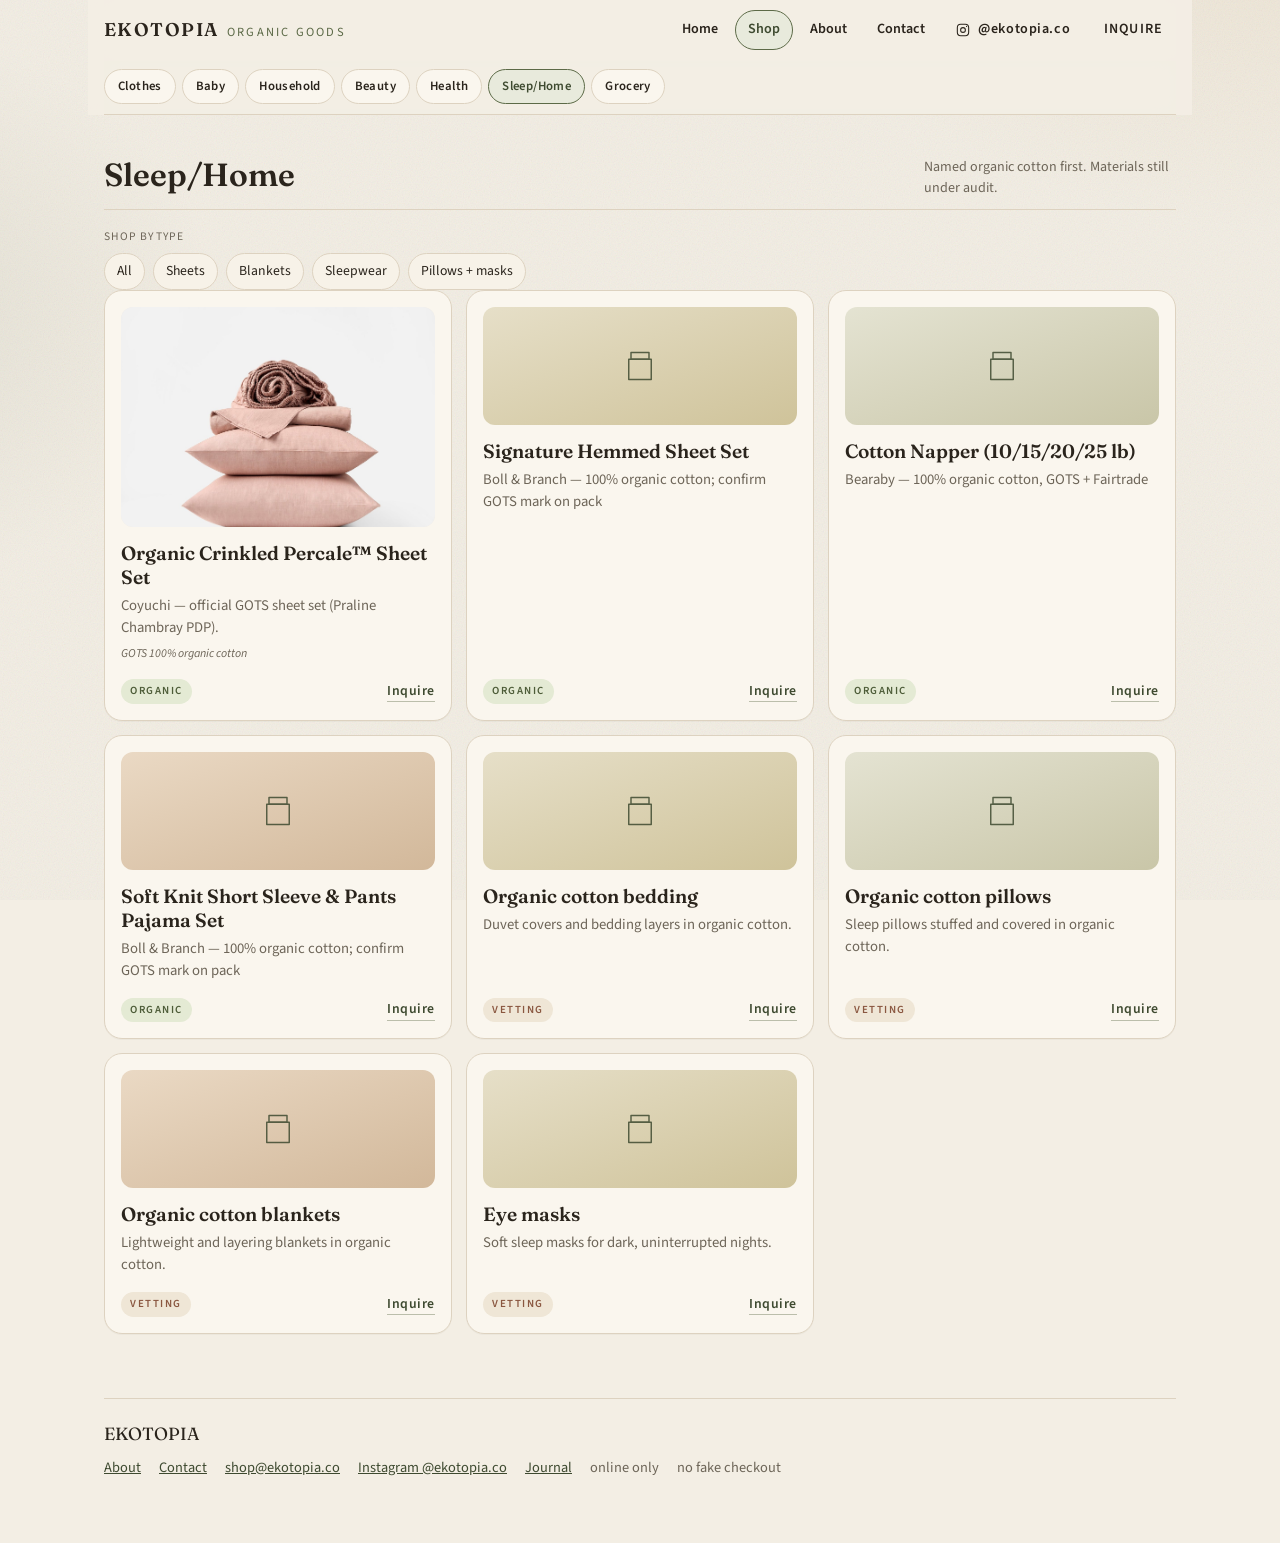
<file: sleep/index.html>
<!DOCTYPE html>
<html lang="en">
<head>
  <meta charset="UTF-8">
  <meta name="viewport" content="width=device-width, initial-scale=1.0, viewport-fit=cover">
  <meta name="theme-color" content="#f3eee4">
  <meta name="description" content="EKOTOPIA Sleep/Home — named organic cotton sheets, blankets, and sleepwear. Catalog + inquire only.">
  <title>Sleep/Home · EKOTOPIA</title>
  <link rel="canonical" href="https://ekotopia.co/sleep/">
  <link rel="preconnect" href="https://fonts.googleapis.com">
  <link rel="preconnect" href="https://fonts.gstatic.com" crossorigin>
  <link href="https://fonts.googleapis.com/css2?family=Fraunces:opsz,wght@9..144,500;9..144,600;9..144,700&family=Source+Sans+3:ital,wght@0,400;0,500;0,600;1,400&display=swap" rel="stylesheet">
  <link rel="stylesheet" href="/css/site.css">
</head>
<body>
  <div class="page">
    <div class="site-chrome">
    <header class="site-header">
      <a class="brand" href="/">
        <div class="brand-mark">
          <strong>EKOTOPIA</strong>
          <span>Organic goods</span>
        </div>
      </a>
      <button class="menu-toggle" type="button" aria-expanded="false" aria-controls="site-nav" aria-label="Open menu">
        <span></span><span></span><span></span>
      </button>
      <nav class="site-nav" id="site-nav" aria-label="Site">
        <a href="/">Home</a>
        <div class="nav-shop is-current">
          <button class="nav-shop-btn" type="button" aria-expanded="false" aria-controls="shop-menu">Shop</button>
          <div class="nav-shop-menu" id="shop-menu">
          <a href="/clothes/">Clothes</a>
          <a href="/baby/">Baby</a>
          <a href="/household/">Household</a>
          <a href="/beauty/">Beauty</a>
          <a href="/health/">Health</a>
          <a href="/sleep/" aria-current="page">Sleep/Home</a>
          <a href="/grocery/">Grocery</a>
          </div>
        </div>
        <a href="/about/">About</a>
        <a href="/contact/">Contact</a>
        <a class="ig-follow ig-follow-nav" href="https://www.instagram.com/ekotopia.co/" target="_blank" rel="noopener noreferrer">
          <svg viewBox="0 0 24 24" fill="none" stroke="currentColor" stroke-width="1.6" aria-hidden="true"><rect x="3.5" y="3.5" width="17" height="17" rx="5"/><circle cx="12" cy="12" r="3.6"/><circle cx="17.4" cy="6.6" r="0.9" fill="currentColor" stroke="none"/></svg>
          <span>@ekotopia.co</span>
        </a>
        <a class="inquire-cta" href="/contact/">Inquire</a>
      </nav>
    </header>
    <nav class="aisle-bar" aria-label="Shop aisles">
      <a href="/clothes/">Clothes</a>
      <a href="/baby/">Baby</a>
      <a href="/household/">Household</a>
      <a href="/beauty/">Beauty</a>
      <a href="/health/">Health</a>
      <a href="/sleep/" class="is-active">Sleep/Home</a>
      <a href="/grocery/">Grocery</a>
    </nav>
    </div>

    <section class="aisle" id="sleep">
      <div class="aisle-head">
        <h2>Sleep/Home</h2>
        <p>Named organic cotton first. Materials still under audit.</p>
      </div>
      <div class="aisle-types cut-group" data-aisle-types="sleep">
        <p class="cut-label">Shop by type</p>
        <div class="cut-row">
          <button type="button" class="type-cut-btn" data-aisle-type="sleep" data-type="">All</button>
          <button type="button" class="type-cut-btn" data-aisle-type="sleep" data-type="sheets">Sheets</button>
          <button type="button" class="type-cut-btn" data-aisle-type="sleep" data-type="blankets">Blankets</button>
          <button type="button" class="type-cut-btn" data-aisle-type="sleep" data-type="sleepwear">Sleepwear</button>
          <button type="button" class="type-cut-btn" data-aisle-type="sleep" data-type="pillows">Pillows + masks</button>
        </div>
        <p class="cut-status" id="sleep-cut-status"></p>
      </div>

      <div class="grid">
        <article class="card" id="coyuchi-sheets" data-fabric="organic-cotton" data-sleep="sheets">
          <div class="photo">
            <img src="/img/sleep/coyuchi-crinkled-percale-sheet-set.jpg" alt="Organic Crinkled Percale™ Sheet Set" width="600" height="800" loading="lazy">
          </div>
          <h3>Organic Crinkled Percale™ Sheet Set</h3>
          <p class="what">Coyuchi — official GOTS sheet set (Praline Chambray PDP).</p>
          <p class="fiber">GOTS 100% organic cotton</p>
          <div class="row">
            <span class="chip live">organic</span>
            <a class="card-link" href="mailto:shop@ekotopia.co?subject=EKOTOPIA%20inquiry%20%E2%80%94%20Organic%20Crinkled%20Percale%E2%84%A2%20Sheet%20Set">Inquire</a>
          </div>
        </article>
        <article class="card" data-fabric="organic-cotton" data-sleep="sheets">
          <div class="mark" aria-hidden="true">
            <svg viewBox="0 0 48 48"><path d="M16 12h16v6H16z"/><path d="M14 18h20v18H14z"/></svg>
          </div>
          <h3>Signature Hemmed Sheet Set</h3>
          <p class="what">Boll &amp; Branch — 100% organic cotton; confirm GOTS mark on pack</p>
          <div class="row">
            <span class="chip live">organic</span>
            <a class="card-link" href="mailto:shop@ekotopia.co?subject=EKOTOPIA%20inquiry%20%E2%80%94%20Signature%20Hemmed%20Sheet%20Set">Inquire</a>
          </div>
        </article>
        <article class="card" data-fabric="organic-cotton" data-fairtrade="yes" data-sleep="blankets">
          <div class="mark" aria-hidden="true">
            <svg viewBox="0 0 48 48"><path d="M16 12h16v6H16z"/><path d="M14 18h20v18H14z"/></svg>
          </div>
          <h3>Cotton Napper (10/15/20/25 lb)</h3>
          <p class="what">Bearaby — 100% organic cotton, GOTS + Fairtrade</p>
          <div class="row">
            <span class="chip live">organic</span>
            <a class="card-link" href="mailto:shop@ekotopia.co?subject=EKOTOPIA%20inquiry%20%E2%80%94%20Cotton%20Napper%20%2810/15/20/25%20lb%29">Inquire</a>
          </div>
        </article>
        <article class="card" data-fabric="organic-cotton" data-fairtrade="yes" data-sleep="sleepwear">
          <div class="mark" aria-hidden="true">
            <svg viewBox="0 0 48 48"><path d="M16 12h16v6H16z"/><path d="M14 18h20v18H14z"/></svg>
          </div>
          <h3>Soft Knit Short Sleeve &amp; Pants Pajama Set</h3>
          <p class="what">Boll &amp; Branch — 100% organic cotton; confirm GOTS mark on pack</p>
          <div class="row">
            <span class="chip live">organic</span>
            <a class="card-link" href="mailto:shop@ekotopia.co?subject=EKOTOPIA%20inquiry%20%E2%80%94%20Soft%20Knit%20Short%20Sleeve%20%26%20Pants%20Pajama%20Set">Inquire</a>
          </div>
        </article>
        <article class="card">
          <div class="mark" aria-hidden="true">
            <svg viewBox="0 0 48 48"><path d="M16 12h16v6H16z"/><path d="M14 18h20v18H14z"/></svg>
          </div>
          <h3>Organic cotton bedding</h3>
          <p class="what">Duvet covers and bedding layers in organic cotton.</p>
          <div class="row">
            <span class="chip">vetting</span>
            <a class="card-link" href="mailto:shop@ekotopia.co?subject=EKOTOPIA%20inquiry%20%E2%80%94%20Organic%20cotton%20bedding">Inquire</a>
          </div>
        </article>
        <article class="card" data-sleep="pillows">
          <div class="mark" aria-hidden="true">
            <svg viewBox="0 0 48 48"><path d="M16 12h16v6H16z"/><path d="M14 18h20v18H14z"/></svg>
          </div>
          <h3>Organic cotton pillows</h3>
          <p class="what">Sleep pillows stuffed and covered in organic cotton.</p>
          <div class="row">
            <span class="chip">vetting</span>
            <a class="card-link" href="mailto:shop@ekotopia.co?subject=EKOTOPIA%20inquiry%20%E2%80%94%20Organic%20cotton%20pillows">Inquire</a>
          </div>
        </article>
        <article class="card" data-sleep="blankets">
          <div class="mark" aria-hidden="true">
            <svg viewBox="0 0 48 48"><path d="M16 12h16v6H16z"/><path d="M14 18h20v18H14z"/></svg>
          </div>
          <h3>Organic cotton blankets</h3>
          <p class="what">Lightweight and layering blankets in organic cotton.</p>
          <div class="row">
            <span class="chip">vetting</span>
            <a class="card-link" href="mailto:shop@ekotopia.co?subject=EKOTOPIA%20inquiry%20%E2%80%94%20Organic%20cotton%20blankets">Inquire</a>
          </div>
        </article>
        <article class="card" data-sleep="pillows">
          <div class="mark" aria-hidden="true">
            <svg viewBox="0 0 48 48"><path d="M16 12h16v6H16z"/><path d="M14 18h20v18H14z"/></svg>
          </div>
          <h3>Eye masks</h3>
          <p class="what">Soft sleep masks for dark, uninterrupted nights.</p>
          <div class="row">
            <span class="chip">vetting</span>
            <a class="card-link" href="mailto:shop@ekotopia.co?subject=EKOTOPIA%20inquiry%20%E2%80%94%20Eye%20masks">Inquire</a>
          </div>
        </article>
      </div>
    </section>

    <footer>
      <p class="foot-brand">EKOTOPIA</p>
      <ul>
        <li><a href="/about/">About</a></li>
        <li><a href="/contact/">Contact</a></li>
        <li><a href="mailto:shop@ekotopia.co">shop@ekotopia.co</a></li>
        <li><a href="https://www.instagram.com/ekotopia.co/" target="_blank" rel="noopener noreferrer">Instagram @ekotopia.co</a></li>
        <li><a href="/blog/did-you-know/">Journal</a></li>
        <li>online only</li>
        <li>no fake checkout</li>
      </ul>
    </footer>
  </div>
  <script src="/js/hashes.js"></script>
  <script src="/js/site.js"></script>
</body>
</html>
</file>
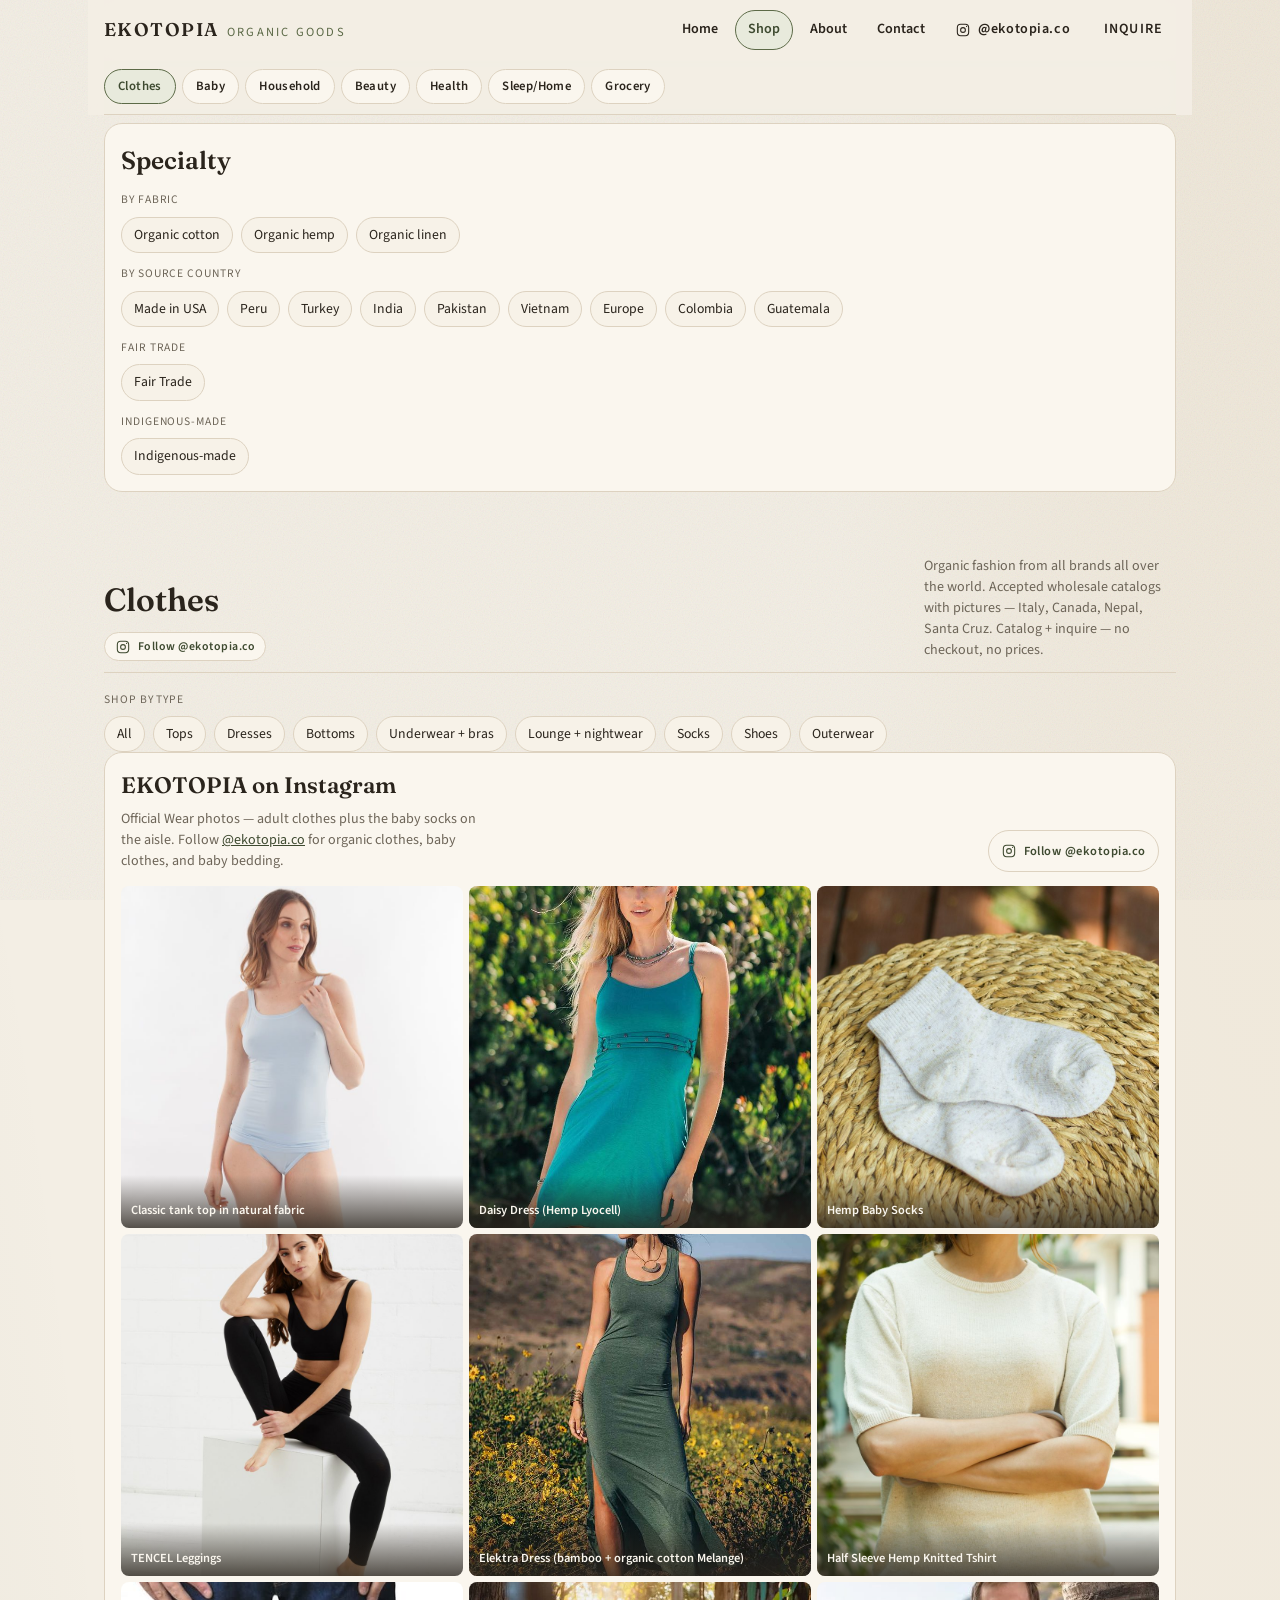
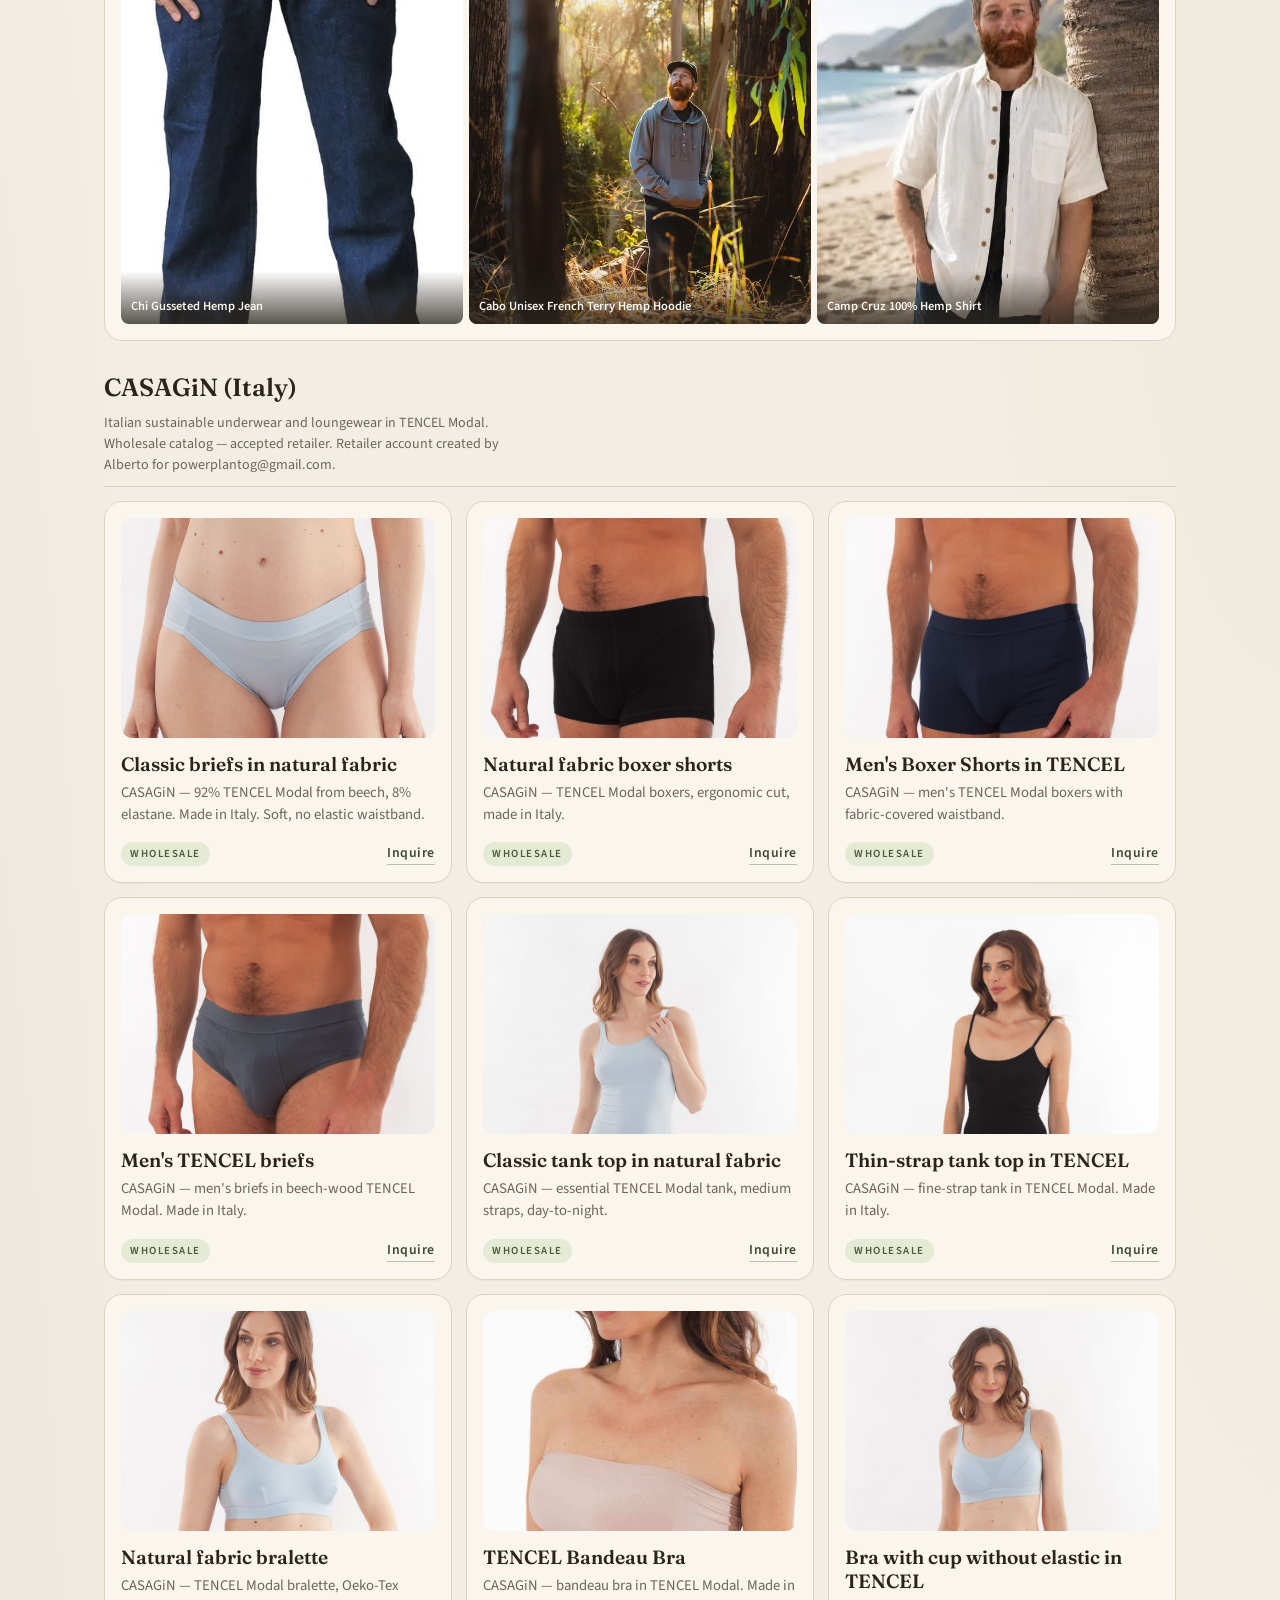
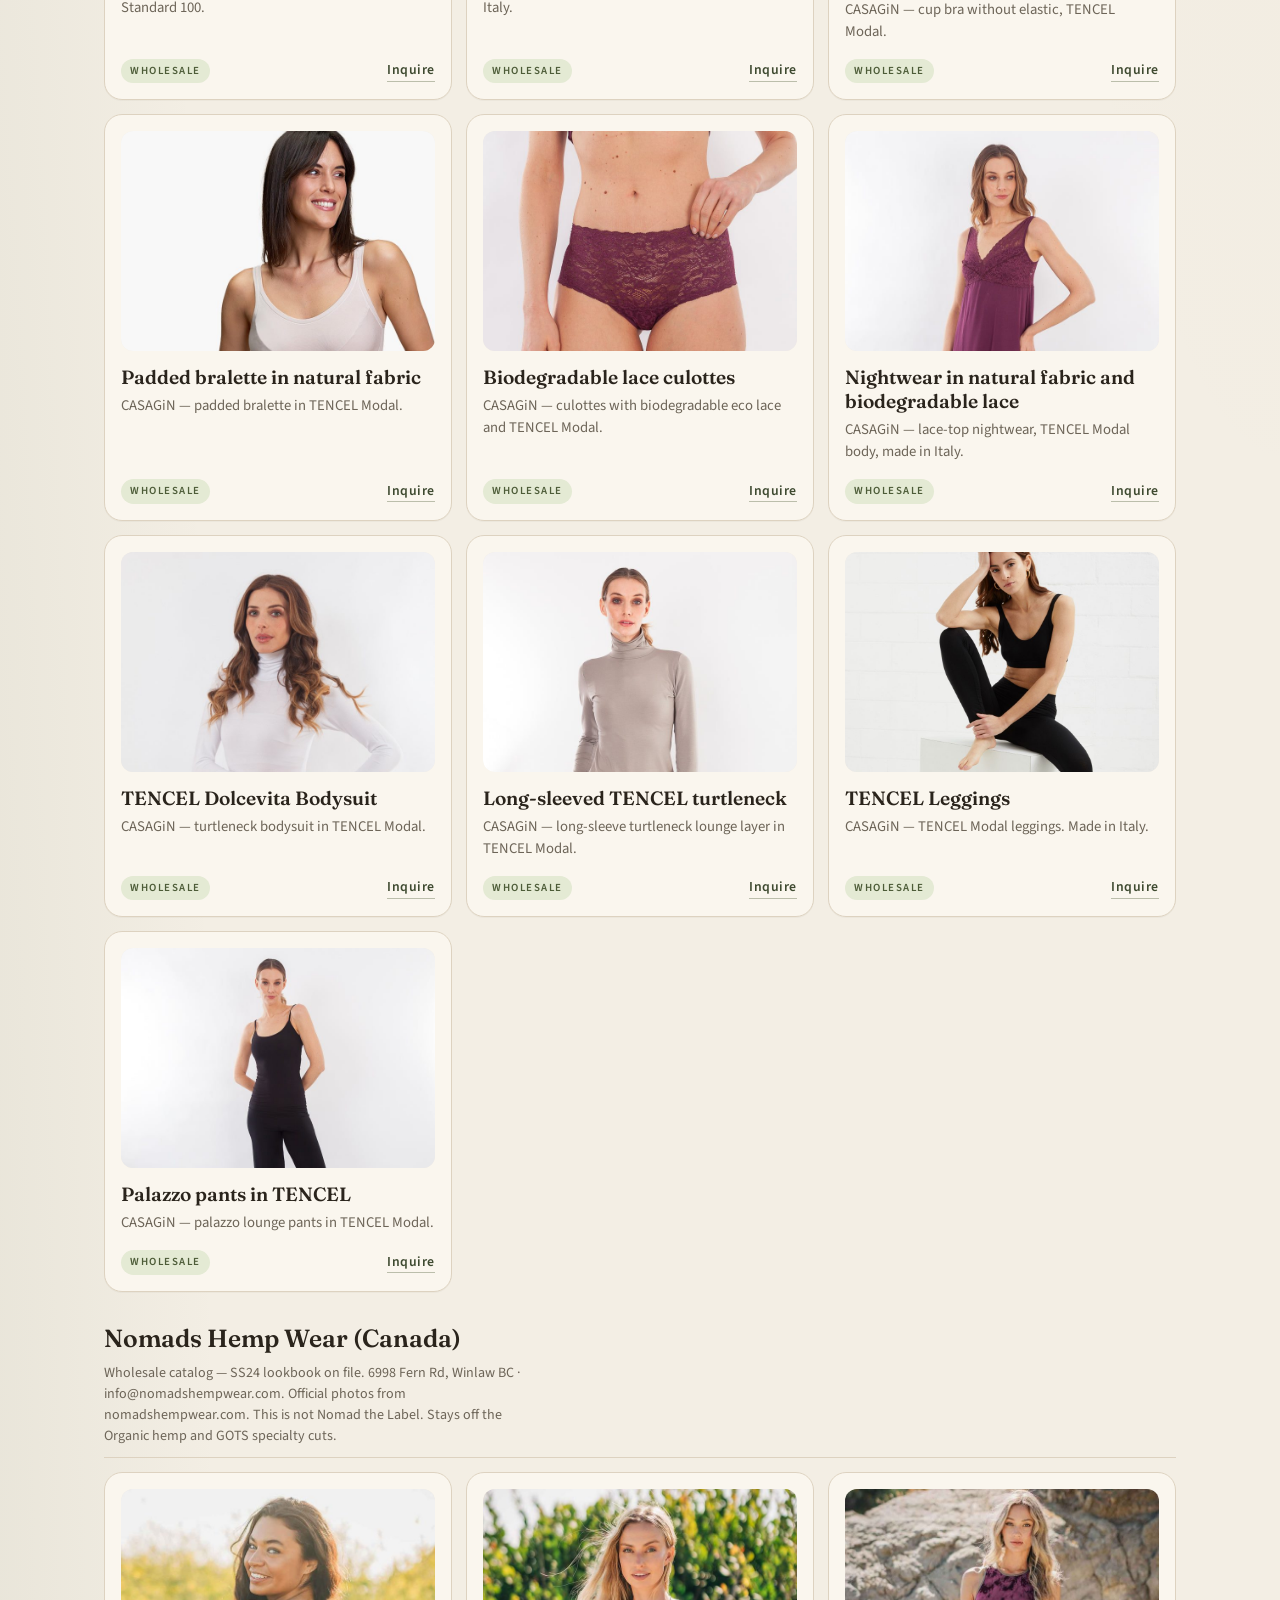
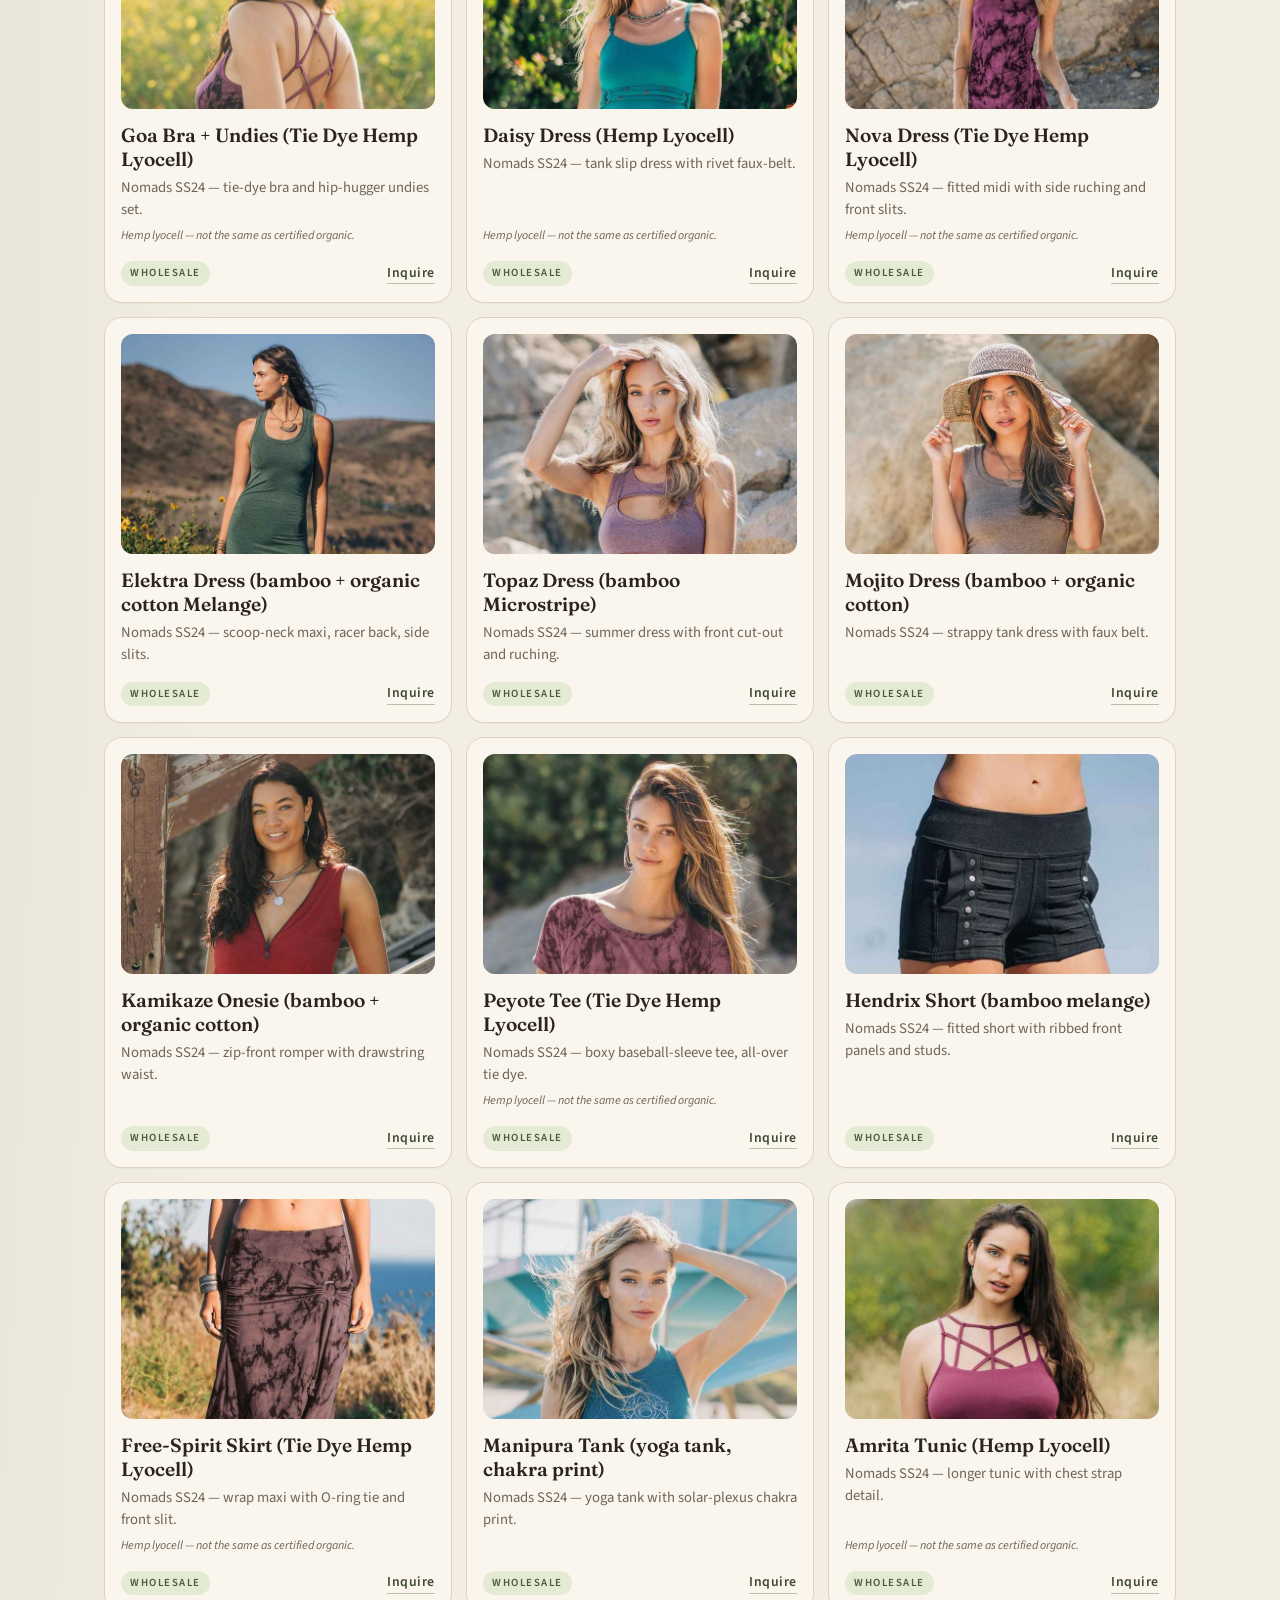
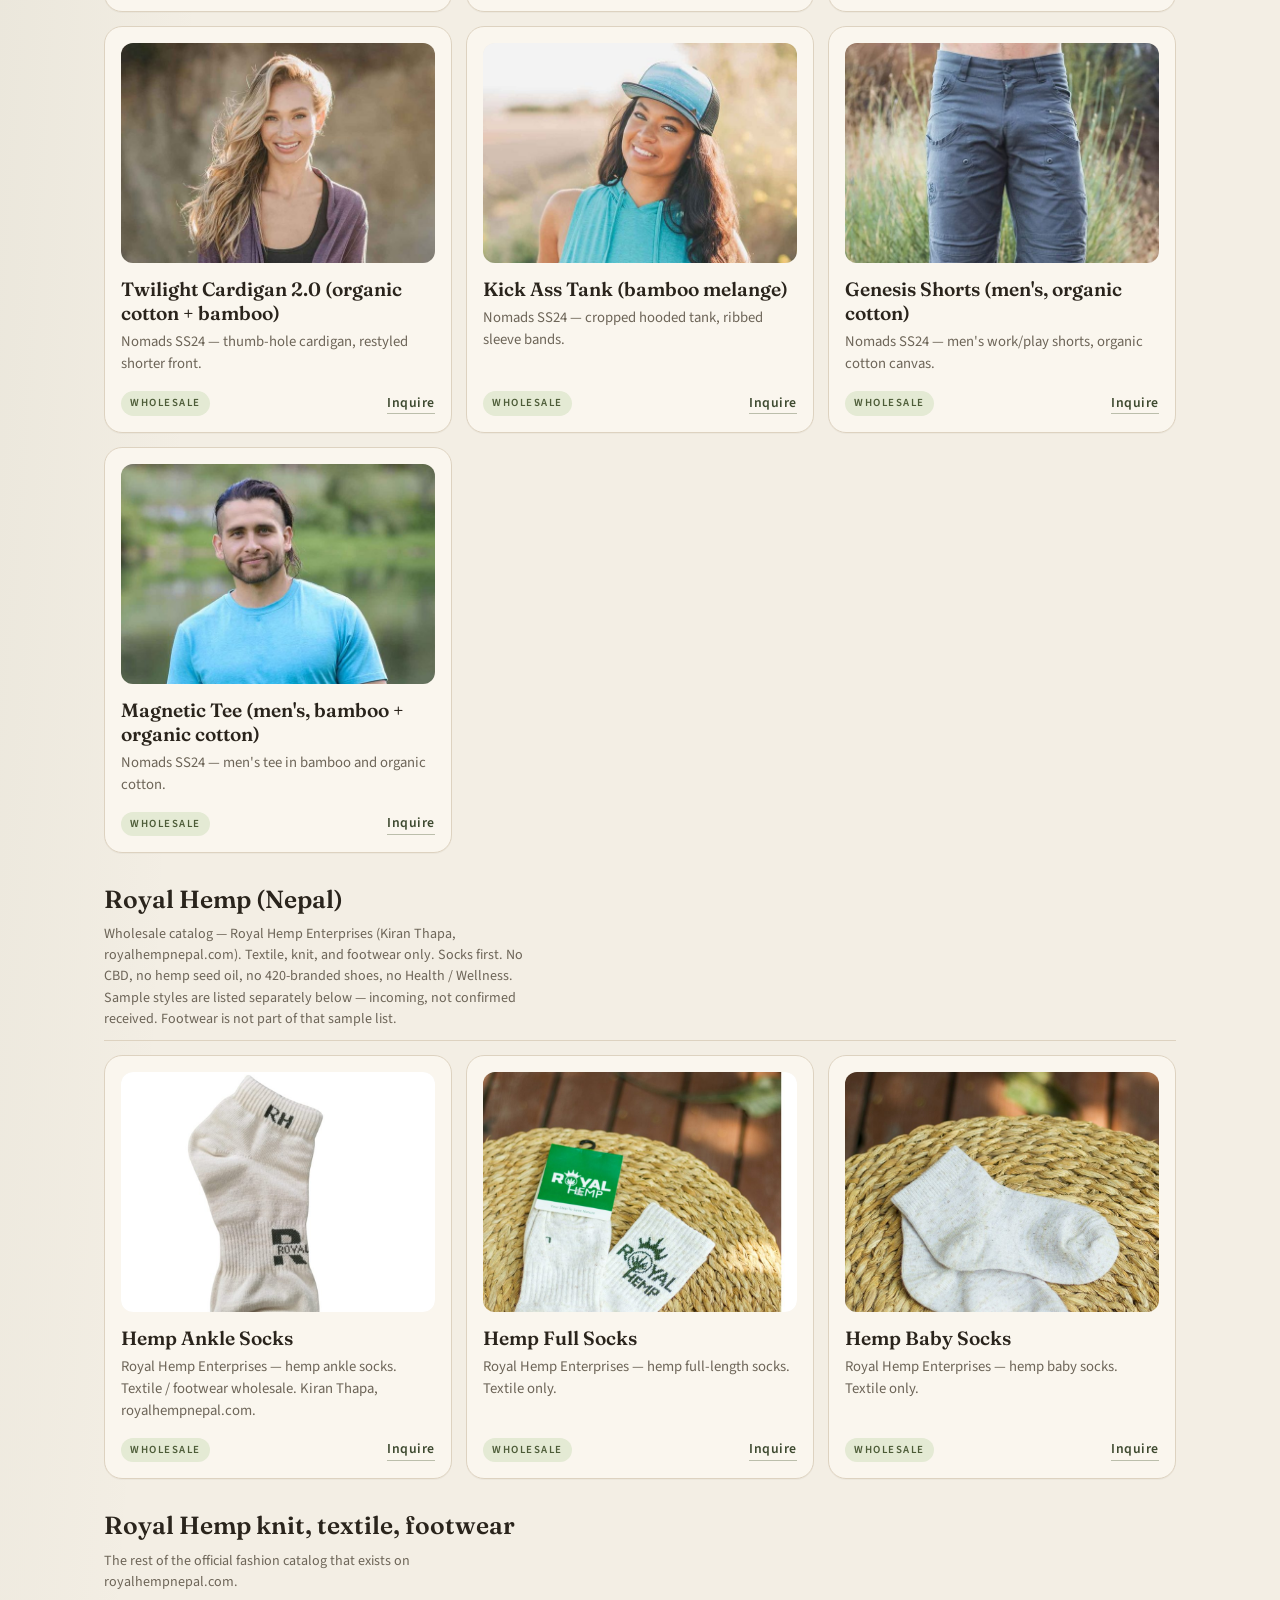
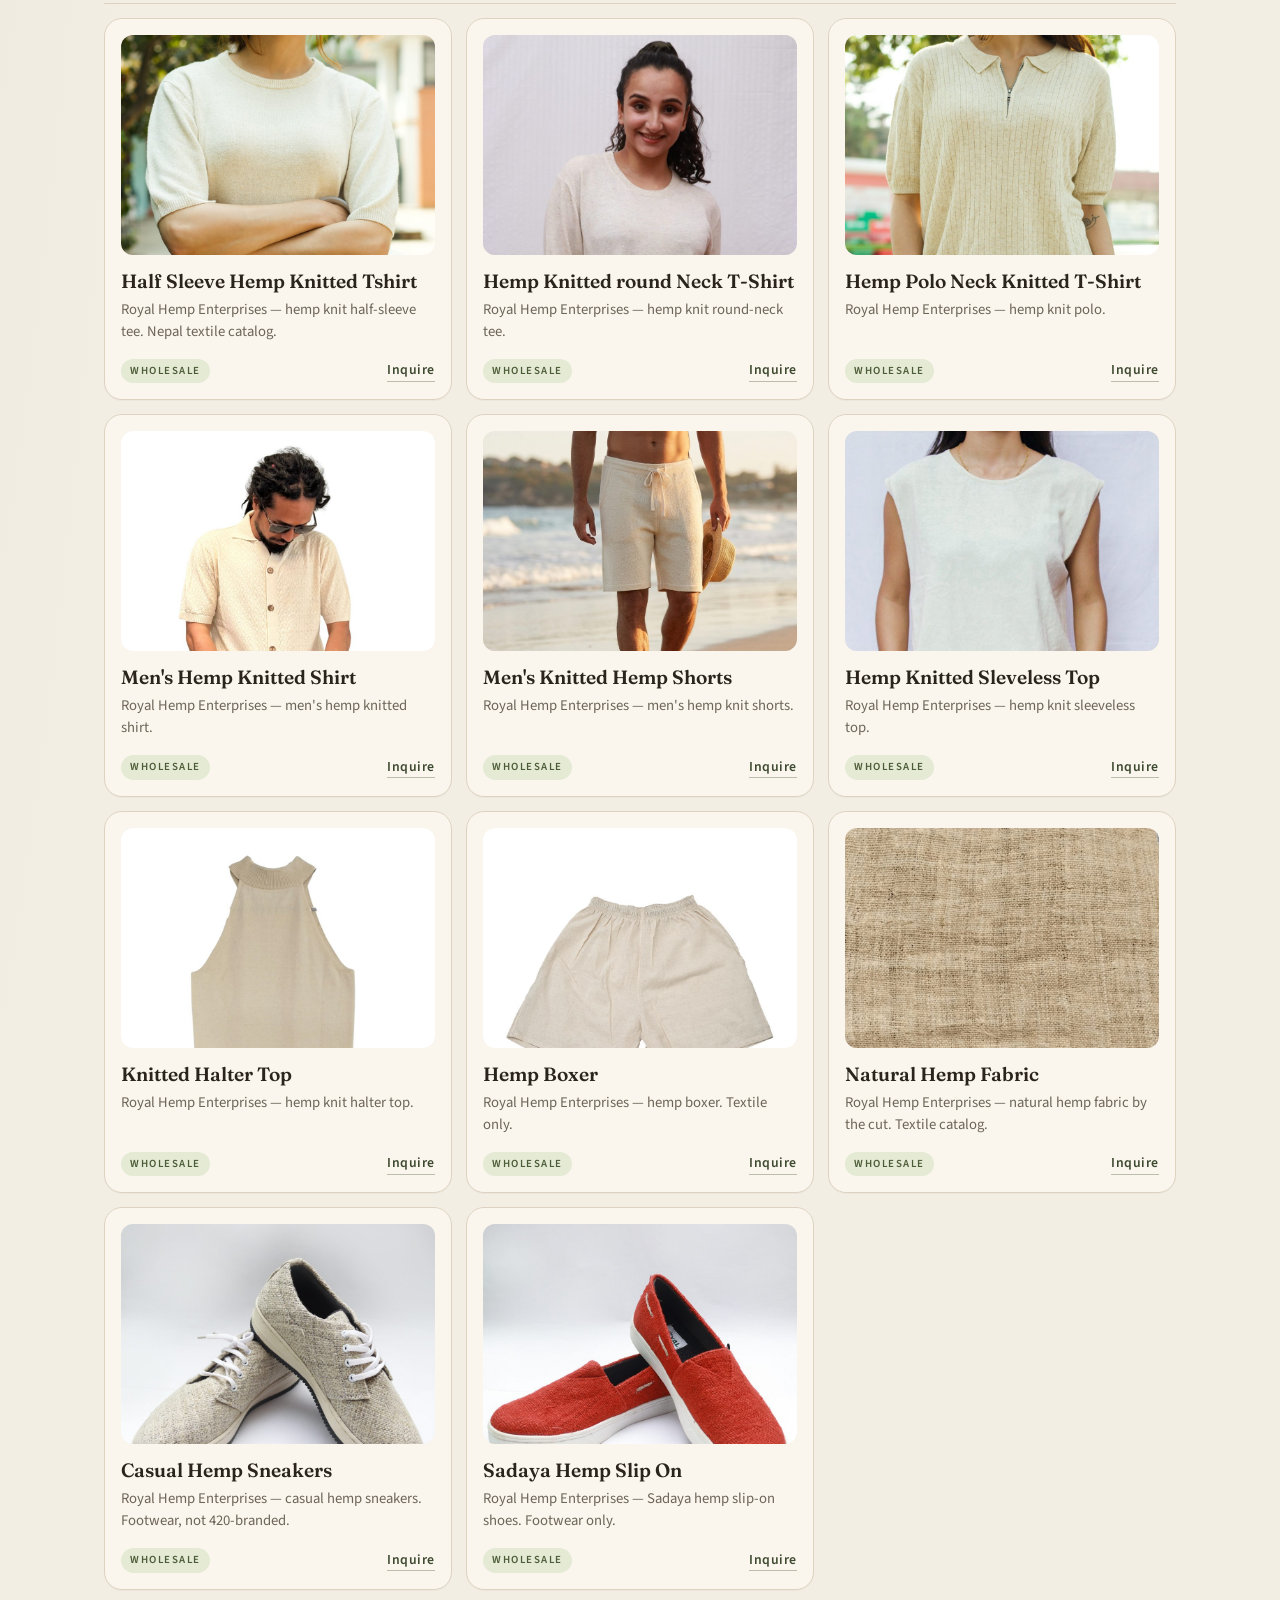
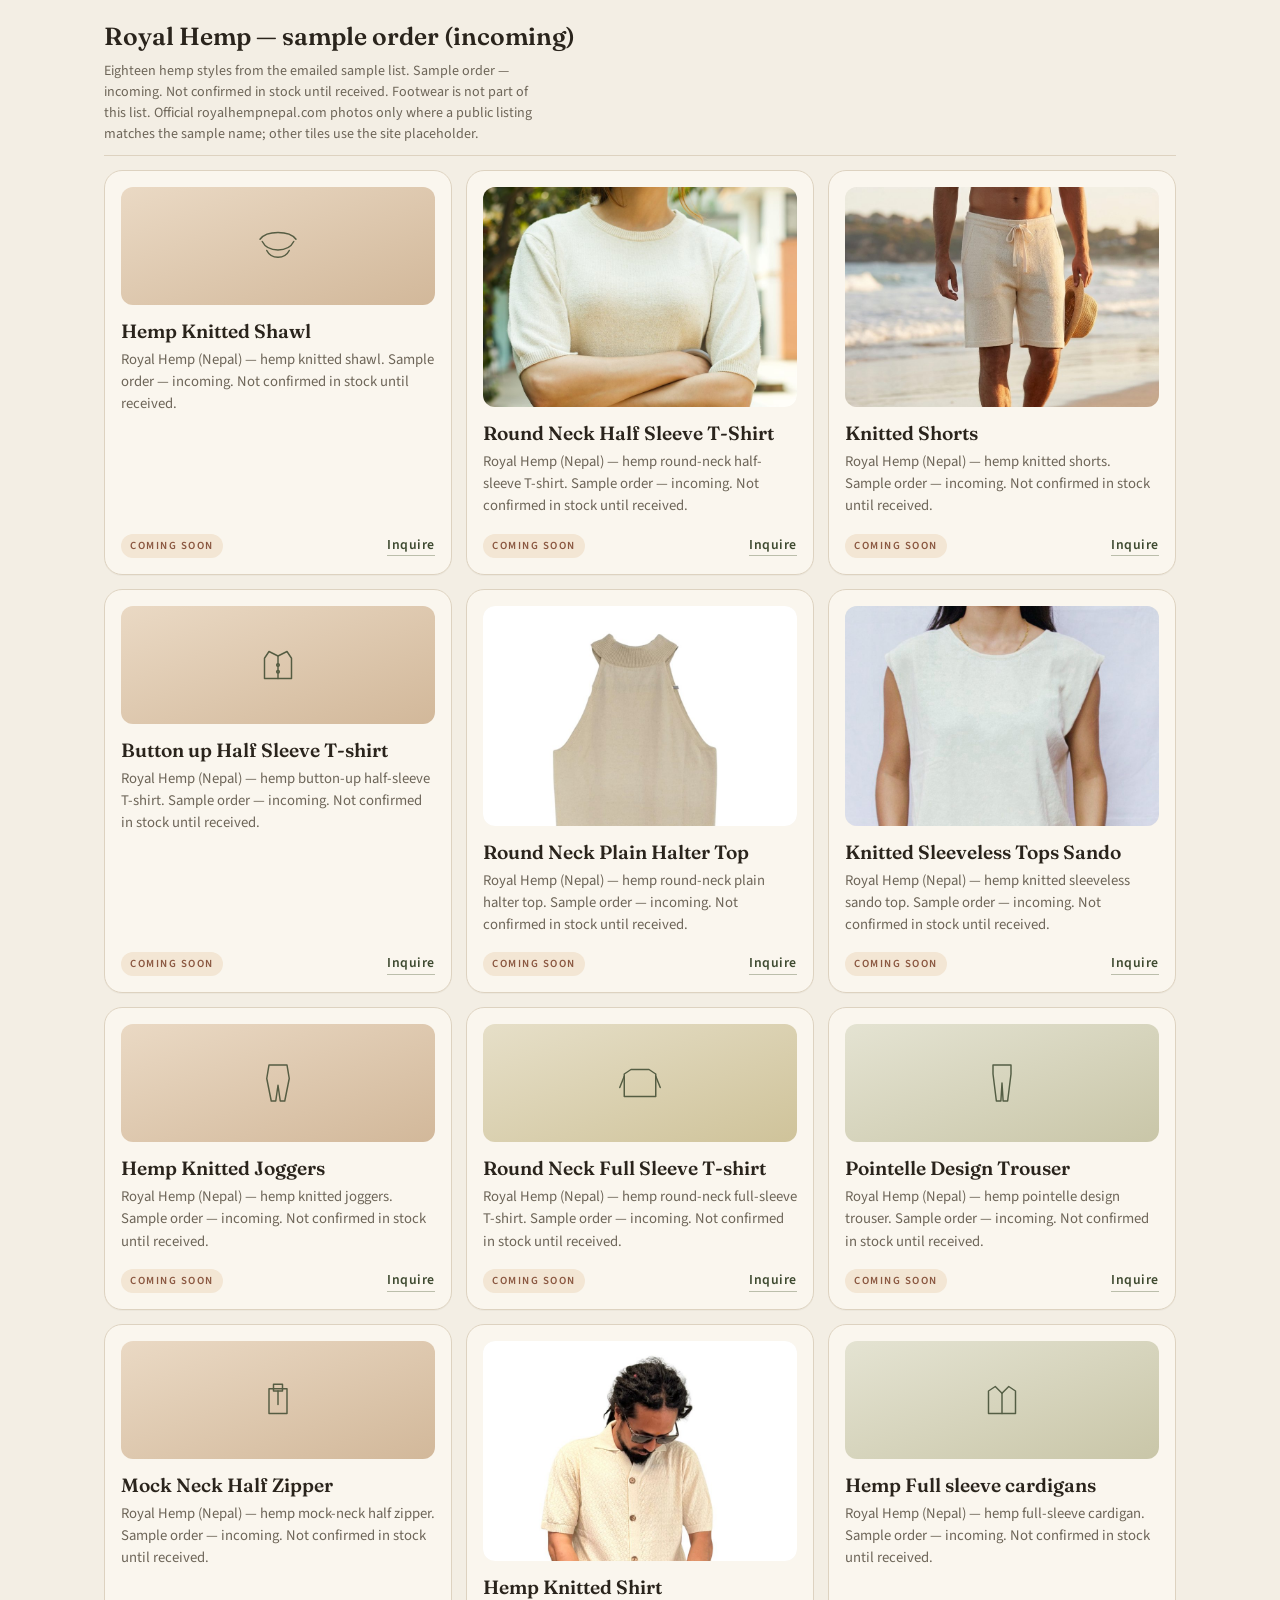
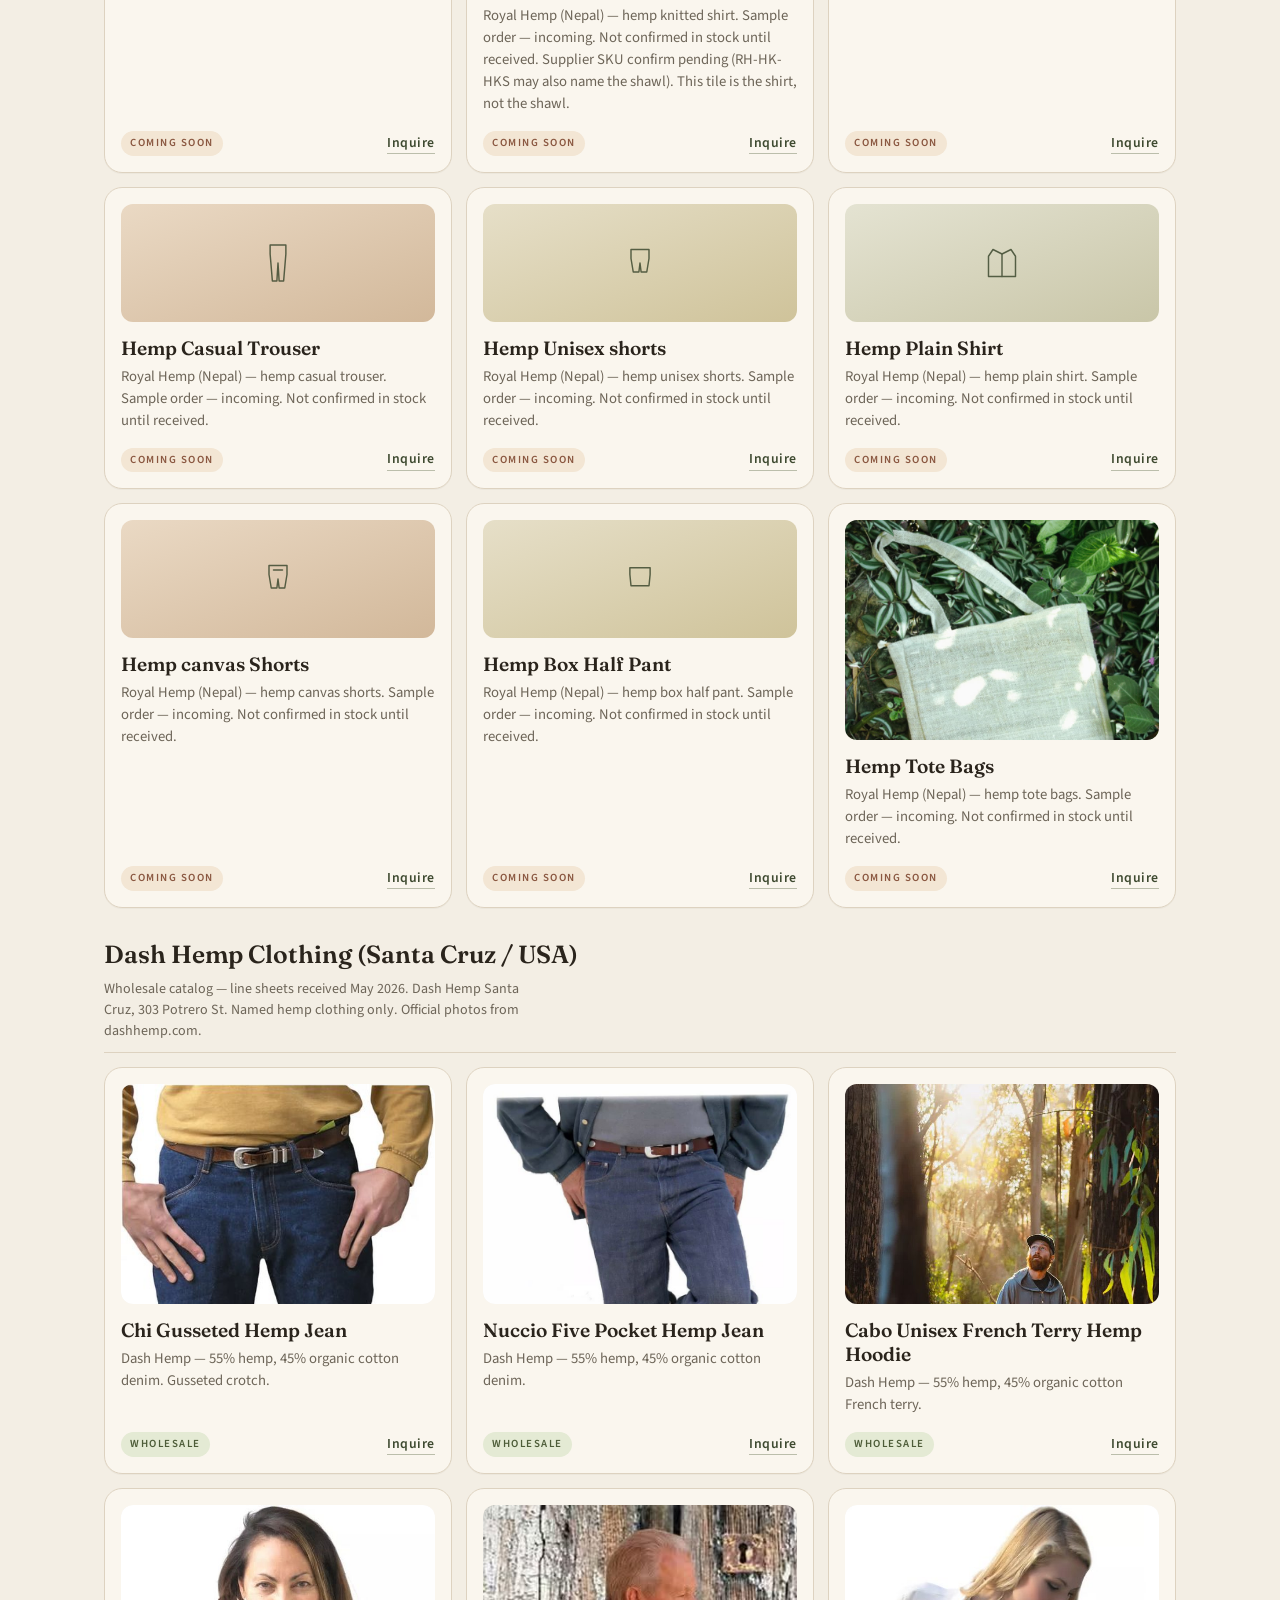
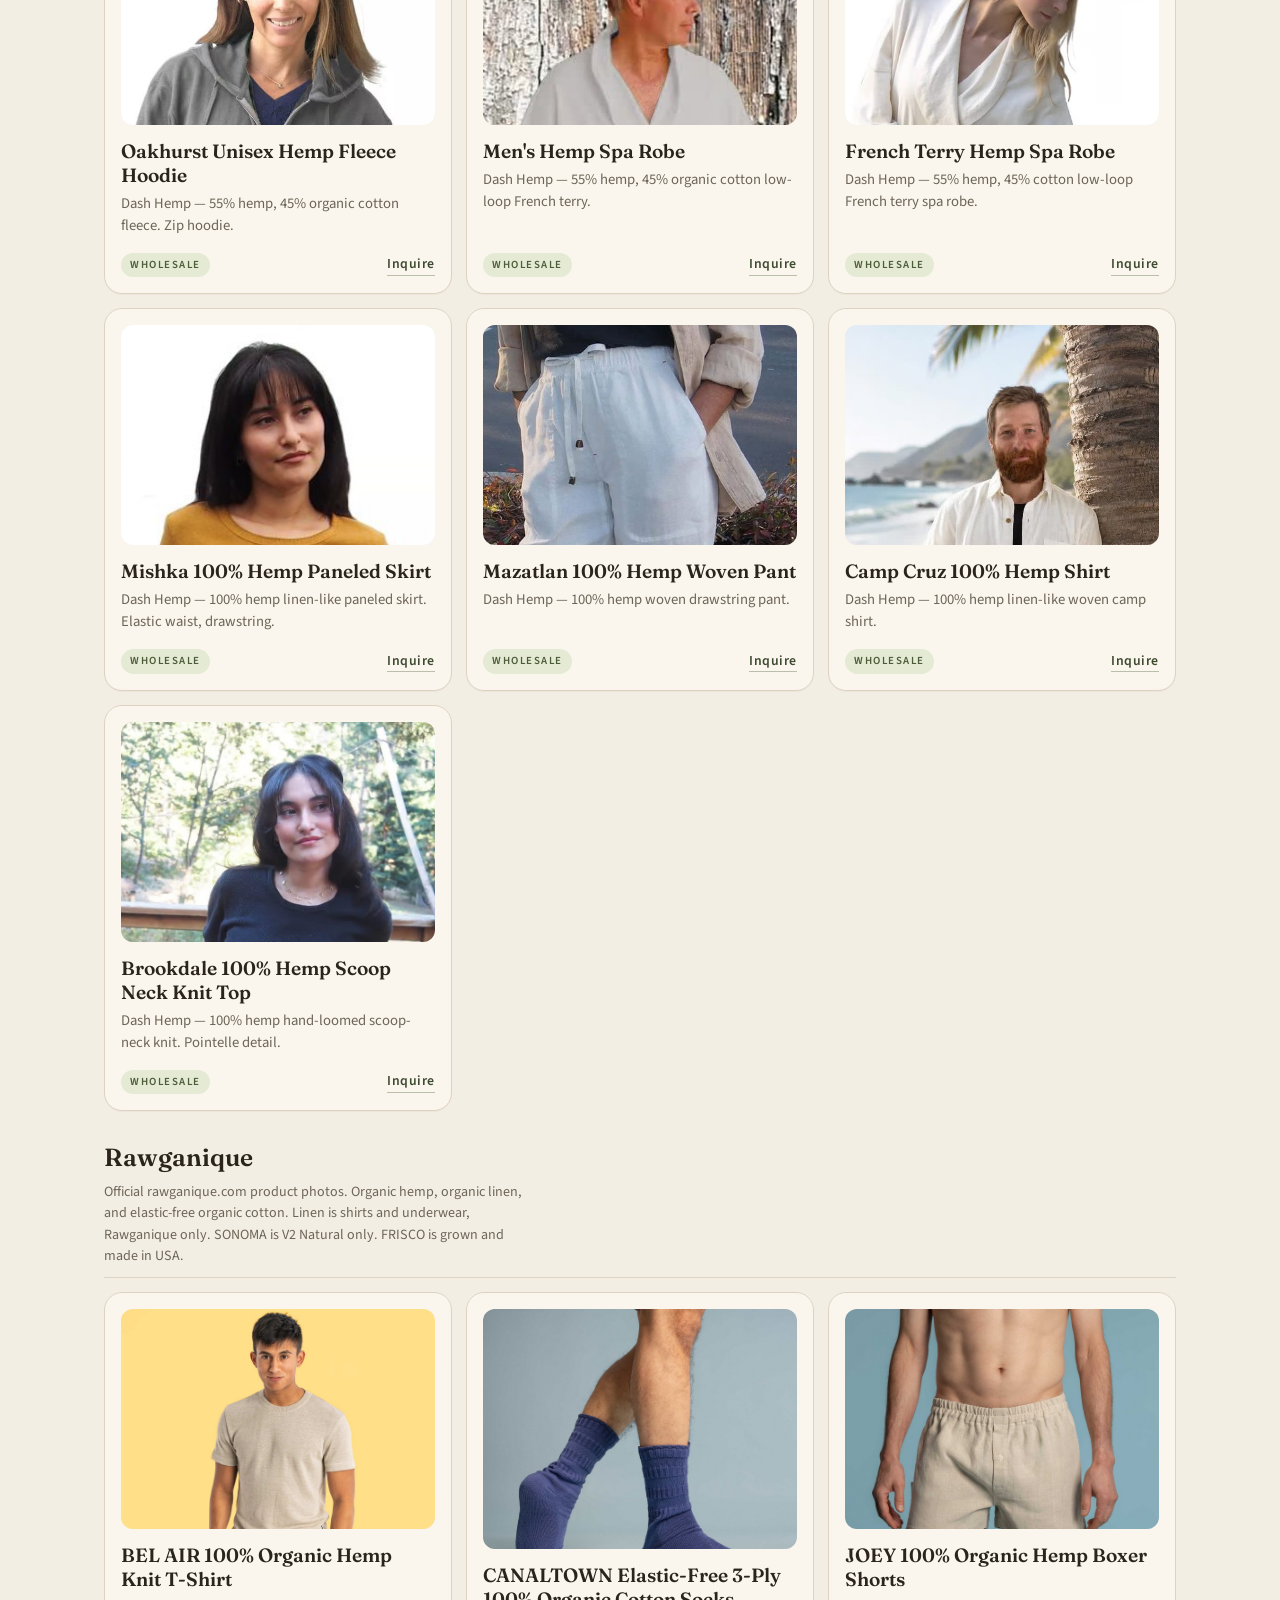
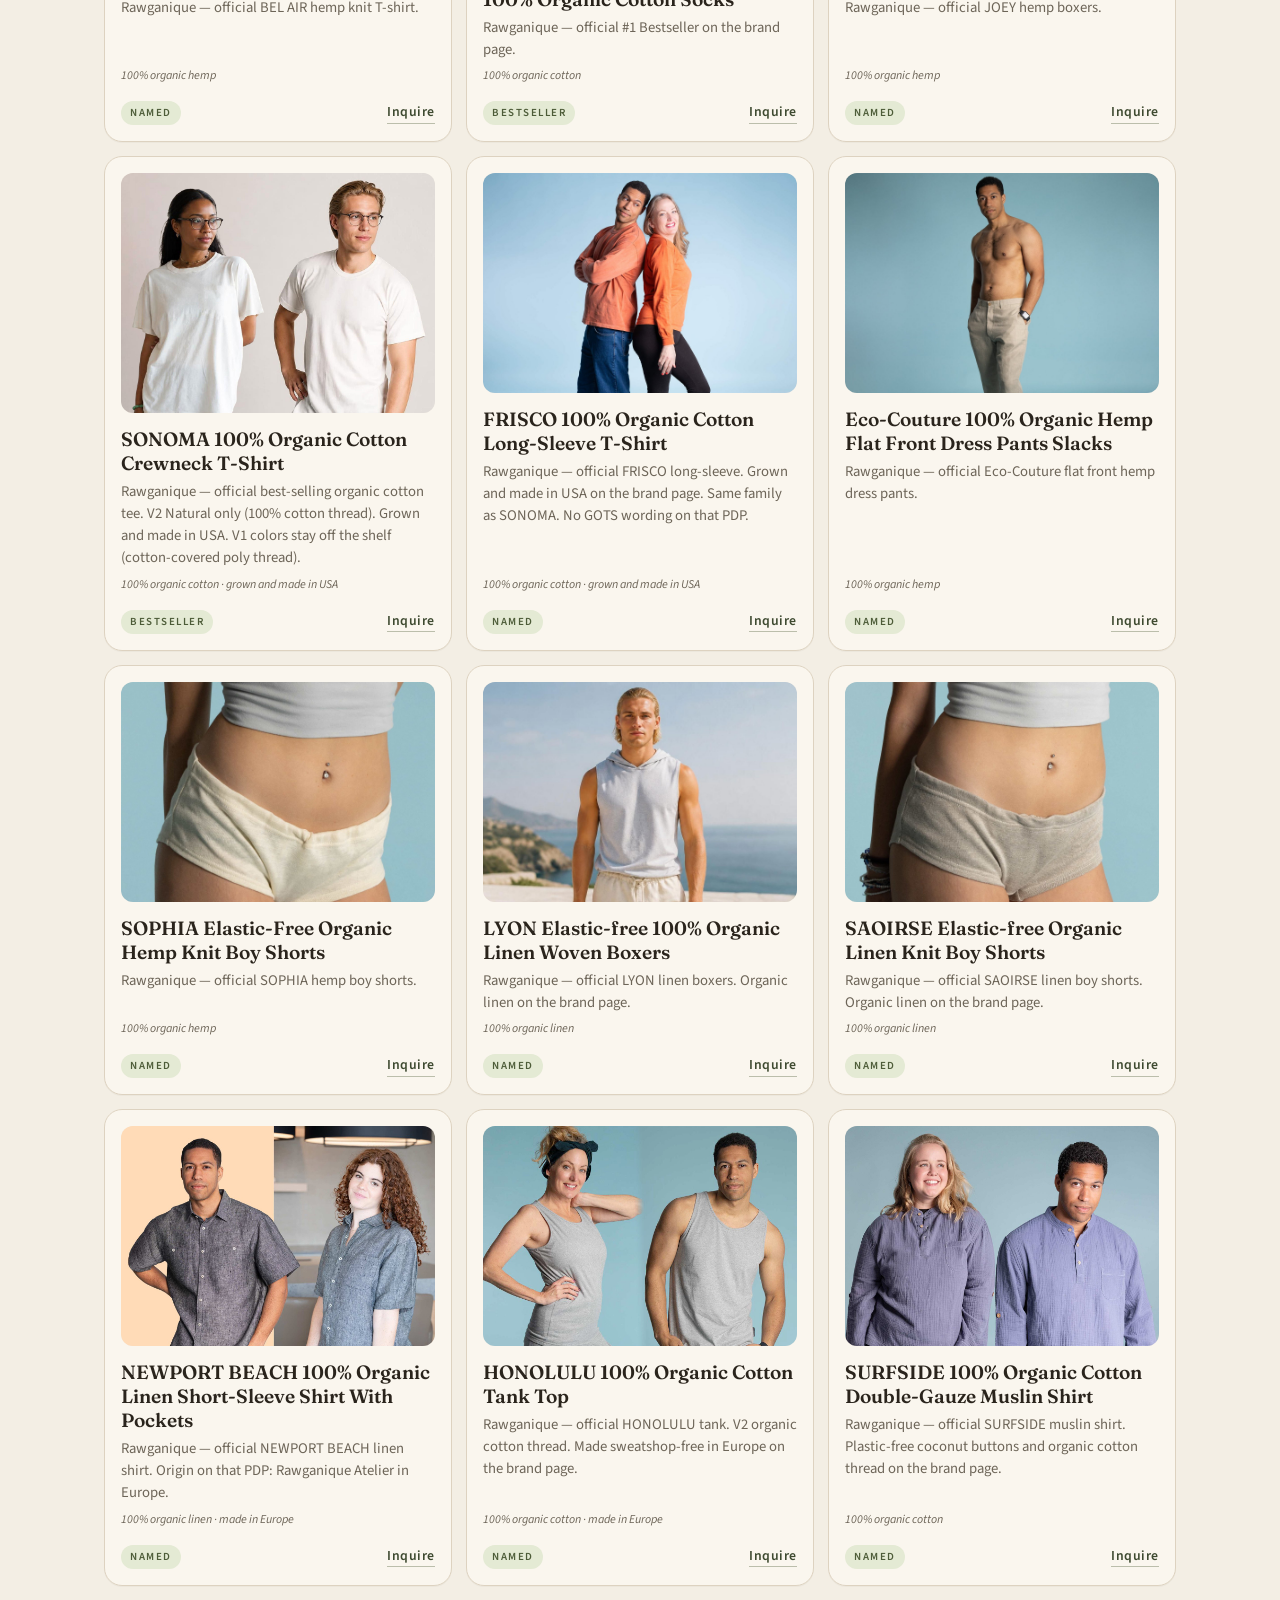
<file: wear/index.html>
<!DOCTYPE html>
<html lang="en">
<head>
  <meta charset="UTF-8">
  <meta http-equiv="refresh" content="0; url=/clothes/">
  <link rel="canonical" href="https://ekotopia.co/clothes/">
  <title>Clothes · EKOTOPIA</title>
  <script>location.replace("/clothes/" + location.hash);</script>
</head>
<body>
  <p><a href="/clothes/">Clothes has moved here.</a></p>
</body>
</html>
</file>
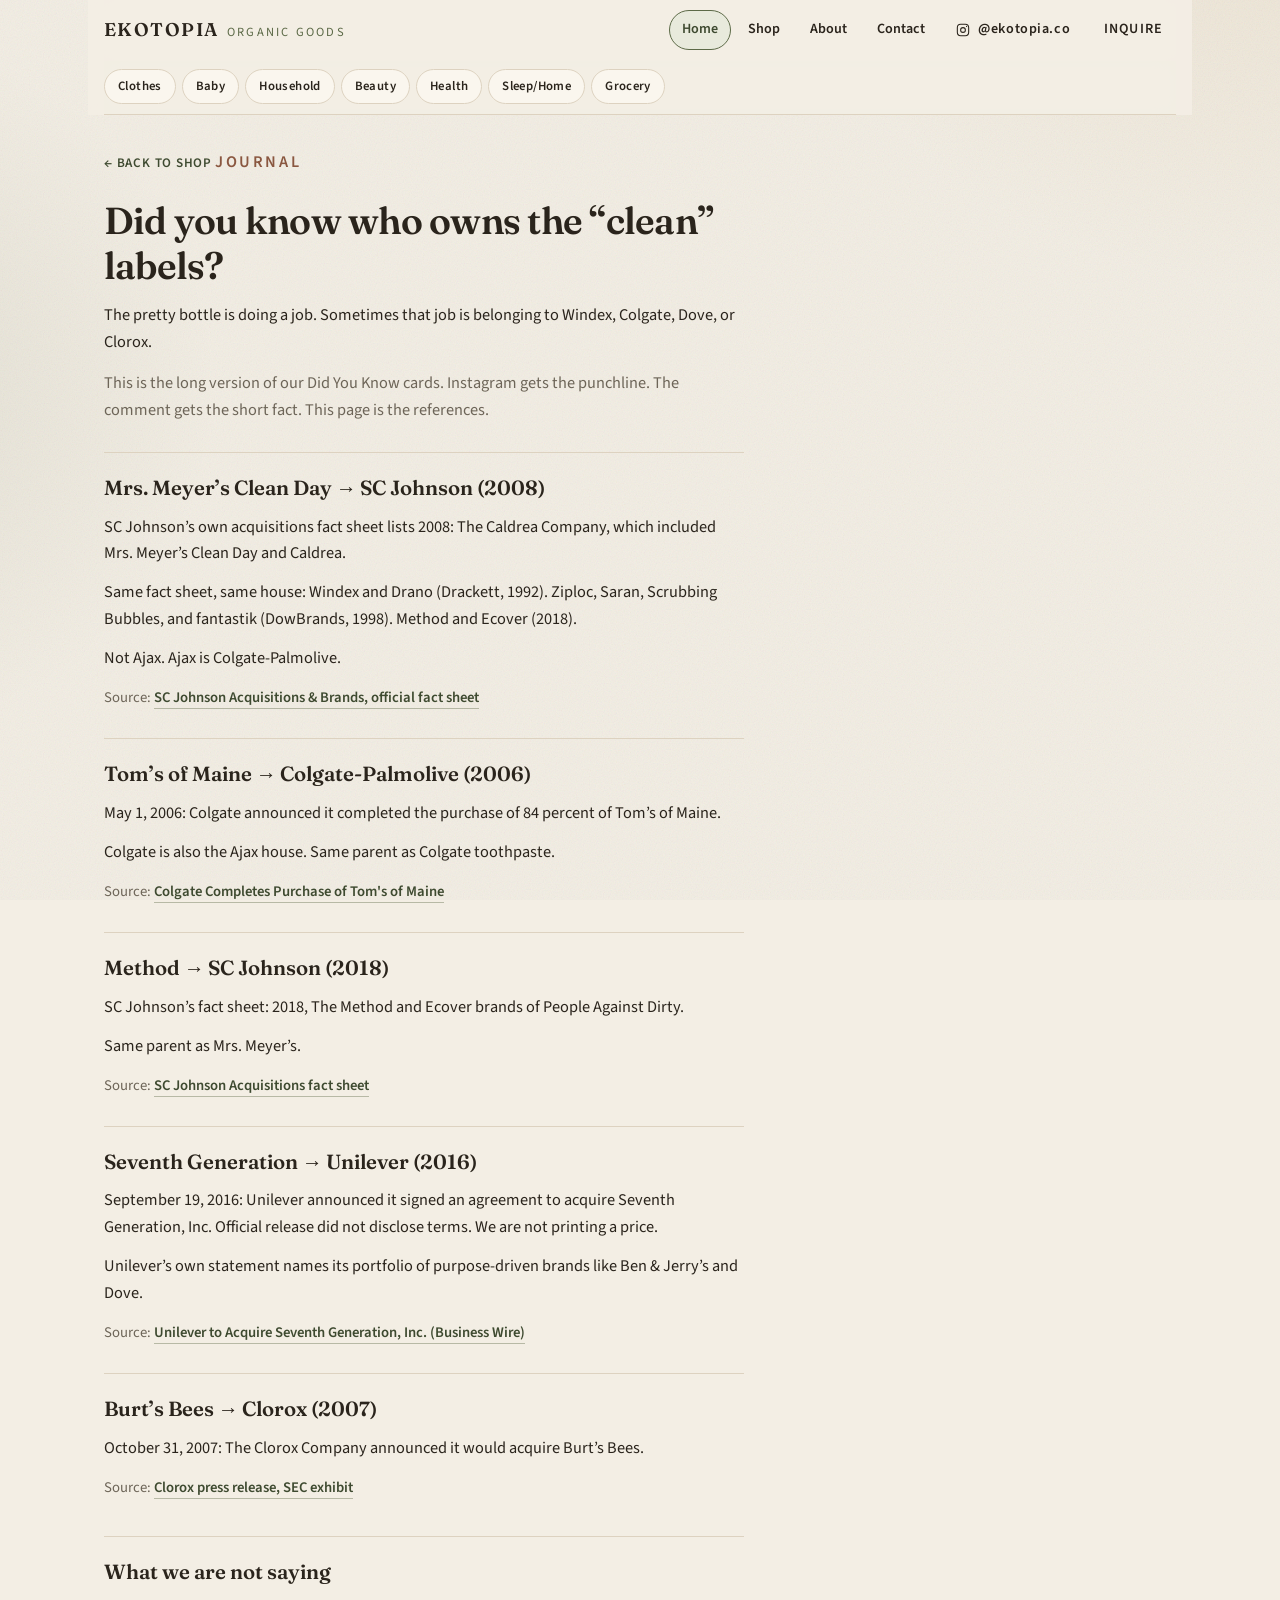
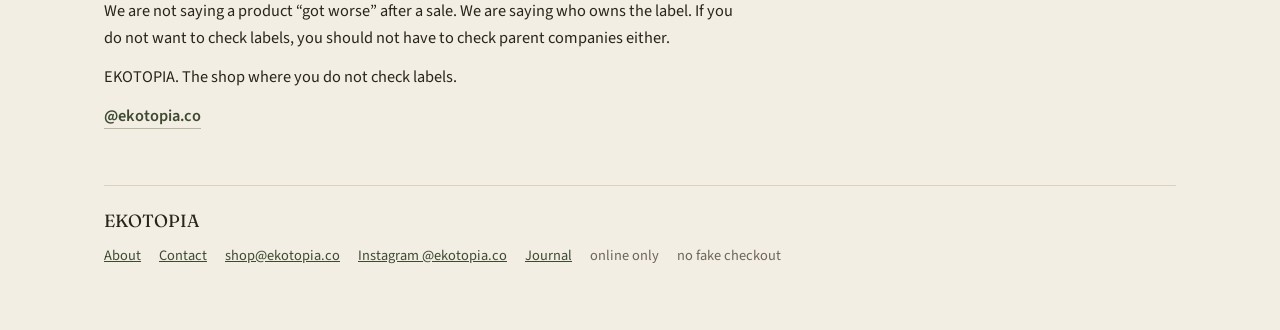
<file: blog/did-you-know/index.html>
<!DOCTYPE html>
<html lang="en">
<head>
  <meta charset="UTF-8">
  <meta name="viewport" content="width=device-width, initial-scale=1.0, viewport-fit=cover">
  <meta name="theme-color" content="#f3eee4">
  <meta name="description" content="The pretty bottle is doing a job. Sometimes that job is belonging to Windex, Colgate, Dove, or Clorox. EKOTOPIA — the references behind our Did You Know cards.">
  <title>Did you know who owns the “clean” labels? · EKOTOPIA</title>
  <link rel="canonical" href="https://ekotopia.co/blog/did-you-know/">
  <link rel="preconnect" href="https://fonts.googleapis.com">
  <link rel="preconnect" href="https://fonts.gstatic.com" crossorigin>
  <link href="https://fonts.googleapis.com/css2?family=Fraunces:opsz,wght@9..144,500;9..144,600;9..144,700&family=Source+Sans+3:ital,wght@0,400;0,500;0,600;1,400&display=swap" rel="stylesheet">
  <link rel="stylesheet" href="/css/site.css">
</head>
<body>
  <div class="page">
    <div class="site-chrome">
    <header class="site-header">
      <a class="brand" href="/">
        <div class="brand-mark">
          <strong>EKOTOPIA</strong>
          <span>Organic goods</span>
        </div>
      </a>
      <button class="menu-toggle" type="button" aria-expanded="false" aria-controls="site-nav" aria-label="Open menu">
        <span></span><span></span><span></span>
      </button>
      <nav class="site-nav" id="site-nav" aria-label="Site">
        <a href="/" aria-current="page">Home</a>
        <div class="nav-shop">
          <button class="nav-shop-btn" type="button" aria-expanded="false" aria-controls="shop-menu">Shop</button>
          <div class="nav-shop-menu" id="shop-menu">
          <a href="/clothes/">Clothes</a>
          <a href="/baby/">Baby</a>
          <a href="/household/">Household</a>
          <a href="/beauty/">Beauty</a>
          <a href="/health/">Health</a>
          <a href="/sleep/">Sleep/Home</a>
          <a href="/grocery/">Grocery</a>
          </div>
        </div>
        <a href="/about/">About</a>
        <a href="/contact/">Contact</a>
        <a class="ig-follow ig-follow-nav" href="https://www.instagram.com/ekotopia.co/" target="_blank" rel="noopener noreferrer">
          <svg viewBox="0 0 24 24" fill="none" stroke="currentColor" stroke-width="1.6" aria-hidden="true"><rect x="3.5" y="3.5" width="17" height="17" rx="5"/><circle cx="12" cy="12" r="3.6"/><circle cx="17.4" cy="6.6" r="0.9" fill="currentColor" stroke="none"/></svg>
          <span>@ekotopia.co</span>
        </a>
        <a class="inquire-cta" href="/contact/">Inquire</a>
      </nav>
    </header>
    <nav class="aisle-bar" aria-label="Shop aisles">
      <a href="/clothes/">Clothes</a>
      <a href="/baby/">Baby</a>
      <a href="/household/">Household</a>
      <a href="/beauty/">Beauty</a>
      <a href="/health/">Health</a>
      <a href="/sleep/">Sleep/Home</a>
      <a href="/grocery/">Grocery</a>
    </nav>
    </div>

<article class="essay">
      <a class="back-link" href="/">← Back to shop</a>
      <p class="kicker">Journal</p>
      <h1>Did you know who owns the “clean” labels?</h1>
      <p class="lede">The pretty bottle is doing a job. Sometimes that job is belonging to Windex, Colgate, Dove, or Clorox.</p>
      <p>This is the long version of our Did You Know cards. Instagram gets the punchline. The comment gets the short fact. This page is the references.</p>

      <section class="note">
        <h2>Mrs. Meyer’s Clean Day → SC Johnson (2008)</h2>
        <p>SC Johnson’s own acquisitions fact sheet lists 2008: The Caldrea Company, which included Mrs. Meyer’s Clean Day and Caldrea.</p>
        <p>Same fact sheet, same house: Windex and Drano (Drackett, 1992). Ziploc, Saran, Scrubbing Bubbles, and fantastik (DowBrands, 1998). Method and Ecover (2018).</p>
        <p>Not Ajax. Ajax is Colgate-Palmolive.</p>
        <p class="source">Source: <a href="https://www.scjohnson.com/en/newsroom/fact-sheets/sc-johnson-acquisitions-bring-quality-brands" target="_blank" rel="noopener noreferrer">SC Johnson Acquisitions &amp; Brands, official fact sheet</a></p>
      </section>

      <section class="note">
        <h2>Tom’s of Maine → Colgate-Palmolive (2006)</h2>
        <p>May 1, 2006: Colgate announced it completed the purchase of 84 percent of Tom’s of Maine.</p>
        <p>Colgate is also the Ajax house. Same parent as Colgate toothpaste.</p>
        <p class="source">Source: <a href="https://investor.colgatepalmolive.com/news-releases/news-release-details/colgate-completes-purchase-toms-maine" target="_blank" rel="noopener noreferrer">Colgate Completes Purchase of Tom's of Maine</a></p>
      </section>

      <section class="note">
        <h2>Method → SC Johnson (2018)</h2>
        <p>SC Johnson’s fact sheet: 2018, The Method and Ecover brands of People Against Dirty.</p>
        <p>Same parent as Mrs. Meyer’s.</p>
        <p class="source">Source: <a href="https://www.scjohnson.com/en/newsroom/fact-sheets/sc-johnson-acquisitions-bring-quality-brands" target="_blank" rel="noopener noreferrer">SC Johnson Acquisitions fact sheet</a></p>
      </section>

      <section class="note">
        <h2>Seventh Generation → Unilever (2016)</h2>
        <p>September 19, 2016: Unilever announced it signed an agreement to acquire Seventh Generation, Inc. Official release did not disclose terms. We are not printing a price.</p>
        <p>Unilever’s own statement names its portfolio of purpose-driven brands like Ben &amp; Jerry’s and Dove.</p>
        <p class="source">Source: <a href="https://www.businesswire.com/news/home/20160919006090/en/Unilever-Acquire-Seventh-Generation" target="_blank" rel="noopener noreferrer">Unilever to Acquire Seventh Generation, Inc. (Business Wire)</a></p>
      </section>

      <section class="note">
        <h2>Burt’s Bees → Clorox (2007)</h2>
        <p>October 31, 2007: The Clorox Company announced it would acquire Burt’s Bees.</p>
        <p class="source">Source: <a href="https://www.sec.gov/Archives/edgar/data/21076/000119312507230392/dex993.htm" target="_blank" rel="noopener noreferrer">Clorox press release, SEC exhibit</a></p>
      </section>

      <section class="close">
        <h2>What we are not saying</h2>
        <p>We are not saying a product “got worse” after a sale. We are saying who owns the label. If you do not want to check labels, you should not have to check parent companies either.</p>
        <p>EKOTOPIA. The shop where you do not check labels.</p>
        <p><a href="https://www.instagram.com/ekotopia.co/" target="_blank" rel="noopener noreferrer">@ekotopia.co</a></p>
      </section>
    </article>

    
    <footer>
      <p class="foot-brand">EKOTOPIA</p>
      <ul>
        <li><a href="/about/">About</a></li>
        <li><a href="/contact/">Contact</a></li>
        <li><a href="mailto:shop@ekotopia.co">shop@ekotopia.co</a></li>
        <li><a href="https://www.instagram.com/ekotopia.co/" target="_blank" rel="noopener noreferrer">Instagram @ekotopia.co</a></li>
        <li><a href="/blog/did-you-know/">Journal</a></li>
        <li>online only</li>
        <li>no fake checkout</li>
      </ul>
    </footer>
  </div>
  <script src="/js/hashes.js"></script>
  <script src="/js/site.js"></script>
</body>
</html>
</file>
<file: css/site.css>
:root {
      --cream: #f3eee4;
      --paper: #faf6ee;
      --clay: #b07a5c;
      --clay-deep: #8a5740;
      --olive: #5c6a47;
      --olive-deep: #3e4a30;
      --gold: #c4a46c;
      --gold-soft: #e4d2a6;
      --ink: #2a241c;
      --muted: #6d6558;
      --line: #ddd2c0;
      --chip: #efe6d6;
      --live: #4d5c38;
    }

    * { box-sizing: border-box; margin: 0; padding: 0; }

    html {
      scroll-behavior: smooth;
      overflow-x: clip;
    }

    body {
      min-height: 100%;
      overflow-x: clip;
      background:
        radial-gradient(ellipse 80% 50% at 100% -10%, rgba(196, 164, 108, 0.16), transparent 50%),
        radial-gradient(ellipse 60% 40% at -10% 20%, rgba(92, 106, 71, 0.1), transparent 45%),
        var(--cream);
      color: var(--ink);
      font-family: "Source Sans 3", system-ui, sans-serif;
      line-height: 1.5;
    }

    body::before {
      content: "";
      position: fixed;
      inset: 0;
      pointer-events: none;
      opacity: 0.35;
      background-image: url("data:image/svg+xml,%3Csvg xmlns='http://www.w3.org/2000/svg' width='140' height='140'%3E%3Cfilter id='n'%3E%3CfeTurbulence type='fractalNoise' baseFrequency='.85' numOctaves='4' stitchTiles='stitch'/%3E%3C/filter%3E%3Crect width='140' height='140' filter='url(%23n)' opacity='.35'/%3E%3C/svg%3E");
      z-index: 0;
    }

    a { color: inherit; }

    .page {
      position: relative;
      z-index: 1;
      max-width: 1120px;
      margin: 0 auto;
      padding: 0 16px 64px;
    }

    .site-header {
      position: sticky;
      top: 0;
      z-index: 30;
      display: flex;
      align-items: center;
      justify-content: space-between;
      flex-wrap: wrap;
      gap: 12px;
      width: 100%;
      max-width: 100%;
      padding: 14px 0 12px;
      background: color-mix(in srgb, var(--cream) 88%, transparent);
      backdrop-filter: blur(12px);
      border-bottom: 1px solid transparent;
    }

    .site-header.is-stuck {
      border-bottom-color: var(--line);
    }

    .brand {
      min-width: 0;
    }

    .brand-mark {
      display: flex;
      align-items: baseline;
      gap: 8px;
      flex-wrap: wrap;
    }

    .brand-mark strong {
      font-family: Fraunces, Georgia, serif;
      font-size: 1.15rem;
      font-weight: 600;
      letter-spacing: 0.08em;
    }

    .brand-mark span {
      color: var(--olive);
      font-size: 0.78rem;
      letter-spacing: 0.18em;
      text-transform: uppercase;
    }

    .brand p {
      margin-top: 4px;
      color: var(--muted);
      font-size: 0.82rem;
      max-width: 42ch;
    }

    .header-actions {
      display: flex;
      align-items: center;
      gap: 8px;
      flex-shrink: 0;
    }

    .ig-follow {
      display: inline-flex;
      align-items: center;
      gap: 7px;
      min-height: 42px;
      padding: 8px 12px;
      border: 1px solid var(--line);
      border-radius: 999px;
      background: var(--paper);
      color: var(--olive-deep);
      text-decoration: none;
      font-size: 0.78rem;
      font-weight: 600;
      letter-spacing: 0.04em;
    }

    .ig-follow svg {
      width: 16px;
      height: 16px;
      flex-shrink: 0;
    }

    .ig-follow:hover,
    .ig-follow:focus-visible {
      border-color: var(--olive);
      background: #e8eadc;
    }

    .ig-follow-inline {
      min-height: 0;
      margin-top: 8px;
      padding: 5px 10px;
      font-size: 0.74rem;
    }

    .inquire-cta {
      flex-shrink: 0;
      display: inline-flex;
      align-items: center;
      justify-content: center;
      min-height: 42px;
      padding: 8px 16px;
      border-radius: 999px;
      background: var(--olive);
      color: var(--paper);
      text-decoration: none;
      font-size: 0.82rem;
      font-weight: 600;
      letter-spacing: 0.08em;
      text-transform: uppercase;
    }

    .inquire-cta:hover,
    .inquire-cta:focus-visible {
      background: var(--olive-deep);
    }

    .shop-promise {
      margin: 8px 0 22px;
      color: var(--muted);
      font-size: 0.92rem;
      max-width: 46ch;
    }

    .cats {
      position: sticky;
      top: var(--header-h, 72px);
      z-index: 20;
      display: flex;
      flex-wrap: wrap;
      align-items: center;
      gap: 6px;
      overflow: visible;
      padding: 8px 0 10px;
      margin: 0 0 6px;
      background: color-mix(in srgb, var(--cream) 92%, transparent);
      backdrop-filter: blur(10px);
      border-bottom: 1px solid var(--line);
    }

    .cats a {
      flex: 0 0 auto;
      padding: 7px 13px;
      border: 1px solid var(--line);
      border-radius: 999px;
      background: var(--paper);
      color: var(--ink);
      text-decoration: none;
      font-size: 0.8rem;
      font-weight: 600;
      letter-spacing: 0.03em;
      white-space: nowrap;
    }

    .cats a:hover,
    .cats a:focus-visible,
    .cats a.is-active {
      border-color: var(--olive);
      background: #e8eadc;
      color: var(--olive-deep);
    }

    section.aisle {
      padding: 36px 0 8px;
      scroll-margin-top: calc(var(--header-h, 72px) + 56px);
    }

    .aisle-head {
      display: flex;
      align-items: end;
      justify-content: space-between;
      gap: 12px;
      margin-bottom: 18px;
      padding-bottom: 10px;
      border-bottom: 1px solid var(--line);
    }

    .aisle-head h2 {
      font-family: Fraunces, Georgia, serif;
      font-size: clamp(1.5rem, 4vw, 2rem);
      font-weight: 600;
    }

    .aisle-title {
      min-width: 0;
    }

    .aisle-head p {
      color: var(--muted);
      font-size: 0.88rem;
      max-width: 36ch;
    }

    .grid {
      display: grid;
      grid-template-columns: 1fr;
      gap: 14px;
    }

    .card {
      display: flex;
      flex-direction: column;
      min-height: 100%;
      padding: 16px;
      border: 1px solid var(--line);
      border-radius: 18px;
      background: var(--paper);
      box-shadow: 0 1px 0 rgba(42, 36, 28, 0.03);
    }

    .card.live {
      border-color: color-mix(in srgb, var(--olive) 45%, var(--line));
      background:
        linear-gradient(180deg, #f4f3e8, var(--paper));
    }

    .mark {
      width: 100%;
      height: 118px;
      margin-bottom: 14px;
      border-radius: 12px;
      display: grid;
      place-items: center;
      background:
        radial-gradient(circle at 30% 20%, rgba(255,255,255,.55), transparent 40%),
        linear-gradient(160deg, #e7d8c2, #d7c4a6);
    }

    .card:nth-child(3n) .mark { background: linear-gradient(160deg, #e4e3d2, #c9c6a8); }
    .card:nth-child(3n+1) .mark { background: linear-gradient(160deg, #ead9c4, #d2b89a); }
    .card:nth-child(3n+2) .mark { background: linear-gradient(160deg, #e6dfc8, #cfc39a); }
    .card.live .mark { background: linear-gradient(160deg, #dfe4c8, #b7c08c); }

    .mark svg {
      width: 54px;
      height: 54px;
      stroke: var(--olive-deep);
      fill: none;
      stroke-width: 1.3;
      stroke-linecap: round;
      stroke-linejoin: round;
      opacity: 0.85;
    }

    .card h3 {
      font-family: Fraunces, Georgia, serif;
      font-size: 1.2rem;
      font-weight: 600;
      line-height: 1.25;
    }

    .card .what {
      margin-top: 6px;
      color: var(--muted);
      font-size: 0.92rem;
      flex: 1;
    }

    .card .fiber {
      margin-top: 6px;
      color: var(--muted);
      font-size: 0.75rem;
      font-style: italic;
    }

    .row {
      display: flex;
      align-items: center;
      justify-content: space-between;
      gap: 10px;
      margin-top: 16px;
    }

    .chip {
      display: inline-flex;
      align-items: center;
      padding: 4px 9px;
      border-radius: 999px;
      background: var(--chip);
      color: var(--clay-deep);
      font-size: 0.68rem;
      font-weight: 600;
      letter-spacing: 0.14em;
      text-transform: uppercase;
    }

    .chip.live {
      background: #e4ead4;
      color: var(--live);
    }

    .chip.incoming {
      background: #f3e6d4;
      color: var(--clay-deep);
    }

    .card-link {
      color: var(--olive-deep);
      font-size: 0.86rem;
      font-weight: 600;
      letter-spacing: 0.04em;
      text-decoration: none;
      border-bottom: 1px solid color-mix(in srgb, var(--olive) 40%, transparent);
    }

    .card-link:hover,
    .card-link:focus-visible {
      color: var(--olive);
    }

    footer {
      margin-top: 56px;
      padding-top: 22px;
      border-top: 1px solid var(--line);
      color: var(--muted);
      font-size: 0.9rem;
    }

    footer .foot-brand {
      font-family: Fraunces, Georgia, serif;
      color: var(--ink);
      font-size: 1.1rem;
      margin-bottom: 8px;
    }

    footer a {
      color: var(--olive-deep);
    }

    footer ul {
      display: flex;
      flex-wrap: wrap;
      gap: 8px 18px;
      list-style: none;
      margin-top: 10px;
    }


    @media (min-width: 640px) {
      .page { padding-left: 24px; padding-right: 24px; }
      .site-chrome { margin-left: -24px; margin-right: -24px; padding-left: 24px; padding-right: 24px; }
      .grid { grid-template-columns: repeat(2, 1fr); }
      .brand p { font-size: 0.88rem; }
    }

    @media (min-width: 960px) {
      .grid { grid-template-columns: repeat(3, 1fr); }
    }
  
    .back-link {
      display: inline-flex;
      align-items: center;
      gap: 6px;
      margin-bottom: 12px;
      color: var(--olive-deep);
      font-size: 0.82rem;
      font-weight: 600;
      letter-spacing: 0.06em;
      text-transform: uppercase;
      text-decoration: none;
    }

    .back-link:hover,
    .back-link:focus-visible {
      color: var(--olive);
    }

    .shop-by {
      padding: 12px 0 2px;
    }

    .shop-by h2 {
      position: absolute;
      width: 1px;
      height: 1px;
      padding: 0;
      margin: -1px;
      overflow: hidden;
      clip: rect(0, 0, 0, 0);
      white-space: nowrap;
      border: 0;
    }

    .aisle-tiles {
      display: grid;
      grid-template-columns: 1fr 1fr;
      gap: 10px;
      margin-bottom: 10px;
    }

    .aisle-tile {
      position: relative;
      display: block;
      aspect-ratio: 4 / 5;
      overflow: hidden;
      border: 1px solid var(--line);
      border-radius: 16px;
      background: #efe6d6;
      text-decoration: none;
      color: var(--paper);
      box-shadow: 0 1px 0 rgba(42, 36, 28, 0.03);
    }

    .aisle-tile img {
      width: 100%;
      height: 100%;
      object-fit: cover;
      object-position: center;
      display: block;
      transition: transform 0.25s ease;
    }

    .aisle-tile strong {
      position: absolute;
      left: 0;
      right: 0;
      bottom: 0;
      padding: 28px 12px 12px;
      background: linear-gradient(180deg, transparent, rgba(42, 36, 28, 0.78));
      font-family: Fraunces, Georgia, serif;
      font-size: 1.15rem;
      font-weight: 600;
      letter-spacing: 0.01em;
    }

    .aisle-tile:hover img,
    .aisle-tile:focus-visible img {
      transform: scale(1.03);
    }

    .aisle-tile:hover,
    .aisle-tile:focus-visible {
      border-color: var(--olive);
    }

    .cat-tiles {
      display: grid;
      grid-template-columns: 1fr 1fr;
      gap: 10px;
      margin: 0 0 22px;
    }

    .cat-tile {
      display: flex;
      flex-direction: column;
      min-height: 92px;
      padding: 14px;
      border: 1px solid var(--line);
      border-radius: 14px;
      background: var(--paper);
      text-decoration: none;
    }

    .cat-tile strong {
      font-family: Fraunces, Georgia, serif;
      font-size: 1.05rem;
    }

    .cat-tile span {
      margin-top: 4px;
      color: var(--muted);
      font-size: 0.8rem;
    }

    .cat-tile:hover,
    .cat-tile:focus-visible {
      border-color: var(--olive);
      background: #e8eadc;
    }

    .brand-line {
      margin: 28px 0 14px;
      padding-bottom: 10px;
      border-bottom: 1px solid var(--line);
    }

    .brand-line h3 {
      font-family: Fraunces, Georgia, serif;
      font-size: clamp(1.2rem, 3vw, 1.55rem);
      font-weight: 600;
    }

    .brand-line p {
      margin-top: 6px;
      color: var(--muted);
      font-size: 0.88rem;
      max-width: 62ch;
    }

    .photo {
      width: 100%;
      height: 220px;
      margin-bottom: 14px;
      border-radius: 12px;
      display: grid;
      place-items: center;
      overflow: hidden;
      background: #f4eee3;
    }

    .photo img {
      width: 100%;
      height: 100%;
      object-fit: contain;
    }

    .card.featured .photo {
      height: 240px;
    }

    .aisle-note {
      margin: 16px 0 0;
      color: var(--muted);
      font-size: 0.88rem;
    }

    .aisle-shell {
      min-height: 140px;
    }

    .card[id] {
      scroll-margin-top: 132px;
    }

    .ig-block {
      margin: 0 0 28px;
      padding: 16px;
      border: 1px solid var(--line);
      border-radius: 18px;
      background: var(--paper);
    }

    .ig-block-home {
      margin: 20px 0 32px;
    }

    .ig-block-head .ig-follow {
      flex-shrink: 0;
    }

    .ig-block-head {
      display: flex;
      flex-wrap: wrap;
      align-items: flex-end;
      justify-content: space-between;
      gap: 12px;
      margin-bottom: 14px;
    }

    .ig-block-head h3 {
      font-family: Fraunces, Georgia, serif;
      font-size: clamp(1.15rem, 3vw, 1.4rem);
      font-weight: 600;
    }

    .ig-block-head p {
      margin-top: 6px;
      color: var(--muted);
      font-size: 0.88rem;
      max-width: 52ch;
    }

    .ig-block-head a {
      color: var(--olive-deep);
    }

    .ig-grid {
      display: grid;
      grid-template-columns: repeat(3, 1fr);
      gap: 6px;
    }

    .ig-tile {
      position: relative;
      aspect-ratio: 1;
      overflow: hidden;
      border-radius: 8px;
      background: #eee8dc;
      text-decoration: none;
      color: var(--paper);
    }

    .ig-tile img {
      width: 100%;
      height: 100%;
      object-fit: cover;
      display: block;
      transition: transform 0.25s ease;
    }

    .ig-tile span {
      position: absolute;
      left: 0;
      right: 0;
      bottom: 0;
      padding: 22px 8px 8px;
      background: linear-gradient(180deg, transparent, rgba(42, 36, 28, 0.78));
      font-size: 0.68rem;
      font-weight: 600;
      line-height: 1.25;
    }

    .ig-tile:hover img,
    .ig-tile:focus-visible img {
      transform: scale(1.03);
    }

    @media (min-width: 640px) {
      .ig-tile span { font-size: 0.78rem; padding: 28px 10px 10px; }
    }

    .chip.flagged {
      background: #f3e6d4;
      color: var(--clay-deep);
    }

    .subhead {
      scroll-margin-top: 132px;
    }

    .chip.bestseller {
      background: #e4ead4;
      color: var(--live);
    }

    @media (min-width: 640px) {
      .aisle-tiles { grid-template-columns: repeat(3, 1fr); }
      .aisle-tile { aspect-ratio: 1; }
      .aisle-tile strong { font-size: 1.28rem; padding: 32px 14px 14px; }
      .cat-tiles { grid-template-columns: repeat(4, 1fr); }
    }

    @media (min-width: 960px) {
      .aisle-tiles { grid-template-columns: repeat(4, 1fr); }
    }

    .specialty {
      margin: 8px 0 28px;
      padding: 18px 16px 16px;
      border: 1px solid var(--line);
      border-radius: 18px;
      background: var(--paper);
    }

    .specialty h2 {
      font-family: Fraunces, Georgia, serif;
      font-size: clamp(1.25rem, 3vw, 1.55rem);
      font-weight: 600;
    }

    .cut-group {
      margin-top: 12px;
    }

    .cut-label {
      font-size: 0.72rem;
      letter-spacing: 0.08em;
      text-transform: uppercase;
      color: var(--muted);
      margin-bottom: 8px;
    }

    .cut-row {
      display: flex;
      flex-wrap: wrap;
      gap: 8px;
      max-width: 100%;
      overflow: visible;
    }

    .cut-btn,
    .beauty-cut-btn,
    .type-cut-btn {
      appearance: none;
      border: 1px solid var(--line);
      background: #f7f2e8;
      color: var(--ink);
      border-radius: 999px;
      padding: 7px 12px;
      font: inherit;
      font-size: 0.86rem;
      cursor: pointer;
    }

    .cut-btn:hover,
    .cut-btn:focus-visible,
    .beauty-cut-btn:hover,
    .beauty-cut-btn:focus-visible,
    .type-cut-btn:hover,
    .type-cut-btn:focus-visible {
      border-color: var(--olive);
    }

    .cut-btn.is-on,
    .beauty-cut-btn.is-on,
    .type-cut-btn.is-on {
      background: #e4ead4;
      border-color: var(--olive);
      color: var(--olive-deep);
    }

    .beauty-shell {
      margin: 8px 0 18px;
      padding: 12px 0 2px;
    }

    .beauty-shell h3 {
      font-family: Fraunces, Georgia, serif;
      font-size: clamp(1.1rem, 3vw, 1.35rem);
      font-weight: 600;
    }

    .beauty-shell p {
      margin-top: 6px;
      color: var(--muted);
      font-size: 0.88rem;
      max-width: 62ch;
    }

    .cut-status {
      display: none;
      margin-top: 12px;
      color: var(--olive-deep);
      font-size: 0.88rem;
    }

    body.is-cut #cut-status { display: block; }
    body.is-beauty-cut #beauty-cut-status,
    .aisle-types.is-filtering .cut-status { display: block; }
    body.is-cut .ig-block:not(.ig-block-home),
    body.is-cut .cat-tiles,
    body.is-cut .aisle-note { display: none; }
    .card.is-hidden,
    .brand-line.is-hidden,
    .grid.is-hidden,
    .aisle.is-hidden,
    .beauty-shell.is-hidden,
    .card.is-beauty-hidden,
    .brand-line.is-beauty-hidden,
    .grid.is-beauty-hidden,
    .beauty-shell.is-beauty-hidden,
    .card.is-type-hidden,
    .brand-line.is-type-hidden,
    .grid.is-type-hidden,
    .beauty-shell.is-type-hidden,
    .type-shell.is-type-hidden,
    .ig-block.is-type-hidden,
    .aisle-note.is-type-hidden,
    .aisle.is-type-hidden { display: none; }

    /* One sticky chrome so header + aisle bar never scroll away on phone. */
    .site-chrome {
      position: sticky;
      top: 0;
      z-index: 40;
      margin: 0 -16px;
      padding: 0 16px;
      overflow: visible;
      background: color-mix(in srgb, var(--cream) 96%, transparent);
      backdrop-filter: blur(12px);
    }

    .site-header {
      position: relative;
      top: 0;
      z-index: 40;
      display: flex;
      align-items: center;
      justify-content: space-between;
      flex-wrap: nowrap;
      gap: 10px;
      width: 100%;
      max-width: 100%;
      padding: 10px 0;
      overflow: visible;
      background: color-mix(in srgb, var(--cream) 92%, transparent);
      backdrop-filter: blur(12px);
      border-bottom: 1px solid transparent;
    }

    .site-header.is-stuck {
      border-bottom-color: var(--line);
    }

    .site-header .brand {
      text-decoration: none;
      min-width: 0;
    }

    .site-header .brand p { display: none; }

    .menu-toggle {
      appearance: none;
      display: none;
      flex-direction: column;
      justify-content: center;
      gap: 5px;
      width: 44px;
      height: 44px;
      padding: 10px;
      border: 1px solid var(--line);
      border-radius: 12px;
      background: var(--paper);
      cursor: pointer;
    }

    .menu-toggle span {
      display: block;
      height: 2px;
      width: 100%;
      background: var(--ink);
      border-radius: 2px;
    }

    .site-nav {
      display: flex;
      align-items: center;
      flex-wrap: wrap;
      gap: 4px;
    }

    .site-nav > a,
    .nav-shop-btn {
      display: inline-flex;
      align-items: center;
      min-height: 40px;
      padding: 6px 12px;
      border: 1px solid transparent;
      border-radius: 999px;
      background: transparent;
      color: var(--ink);
      text-decoration: none;
      font: inherit;
      font-size: 0.88rem;
      font-weight: 600;
      cursor: pointer;
    }

    .site-nav > a:hover,
    .site-nav > a:focus-visible,
    .site-nav > a[aria-current="page"],
    .nav-shop-btn:hover,
    .nav-shop-btn:focus-visible,
    .nav-shop.is-current .nav-shop-btn,
    .nav-shop.is-open .nav-shop-btn {
      border-color: var(--olive);
      background: #e8eadc;
      color: var(--olive-deep);
    }

    .nav-shop {
      position: relative;
    }

    .nav-shop-menu {
      display: none;
      position: absolute;
      top: calc(100% + 6px);
      left: 0;
      min-width: 188px;
      padding: 8px;
      border: 1px solid var(--line);
      border-radius: 14px;
      background: var(--paper);
      box-shadow: 0 10px 28px rgba(42, 36, 28, 0.1);
      z-index: 50;
    }

    .nav-shop.is-open .nav-shop-menu {
      display: flex;
      flex-direction: column;
      gap: 2px;
    }

    .nav-shop-menu a {
      display: block;
      padding: 8px 12px;
      border-radius: 10px;
      text-decoration: none;
      font-size: 0.88rem;
      font-weight: 600;
    }

    .nav-shop-menu a:hover,
    .nav-shop-menu a:focus-visible,
    .nav-shop-menu a[aria-current="page"] {
      background: #e8eadc;
      color: var(--olive-deep);
    }

    .ig-follow-nav {
      min-height: 40px;
      padding: 6px 10px;
    }

    .site-nav .inquire-cta {
      min-height: 40px;
      margin-left: 4px;
    }

    .aisle-bar {
      position: relative;
      top: auto;
      z-index: 28;
      display: flex;
      flex-wrap: nowrap;
      align-items: center;
      gap: 6px;
      overflow-x: auto;
      overflow-y: hidden;
      padding: 8px 0 10px;
      margin: 0;
      background: color-mix(in srgb, var(--cream) 94%, transparent);
      backdrop-filter: blur(10px);
      border-bottom: 1px solid var(--line);
      scrollbar-width: none;
    }

    .aisle-bar::-webkit-scrollbar { display: none; }

    .aisle-bar a {
      flex: 0 0 auto;
      padding: 7px 13px;
      border: 1px solid var(--line);
      border-radius: 999px;
      background: var(--paper);
      color: var(--ink);
      text-decoration: none;
      font-size: 0.8rem;
      font-weight: 600;
      letter-spacing: 0.03em;
      white-space: nowrap;
    }

    .aisle-bar a:hover,
    .aisle-bar a:focus-visible,
    .aisle-bar a.is-active {
      border-color: var(--olive);
      background: #e8eadc;
      color: var(--olive-deep);
    }

    section.aisle {
      scroll-margin-top: calc(var(--header-h, 56px) + 56px);
    }

    .card[id],
    .subhead {
      scroll-margin-top: calc(var(--header-h, 56px) + 64px);
    }

    .hero {
      padding: 28px 0 8px;
      max-width: 40rem;
    }

    .kicker {
      display: inline-flex;
      align-items: center;
      gap: 8px;
      margin-bottom: 12px;
      color: var(--clay-deep);
      font-size: 0.75rem;
      font-weight: 600;
      letter-spacing: 0.16em;
      text-transform: uppercase;
    }

    .hero h1,
    .prose h1 {
      font-family: Fraunces, Georgia, serif;
      font-size: clamp(2rem, 7vw, 3.4rem);
      font-weight: 600;
      line-height: 1.08;
      letter-spacing: -0.03em;
    }

    .hero .lede,
    .prose .lede {
      margin-top: 14px;
      color: var(--muted);
      font-size: 1.08rem;
      max-width: 40ch;
    }

    .promises {
      display: flex;
      flex-wrap: wrap;
      gap: 8px;
      margin-top: 20px;
    }

    .promises span {
      padding: 6px 11px;
      border: 1px solid var(--line);
      border-radius: 999px;
      background: var(--paper);
      color: var(--olive-deep);
      font-size: 0.78rem;
      letter-spacing: 0.04em;
    }

    .home-promise {
      margin: 18px 0 8px;
      max-width: 44ch;
    }

    .home-promise p {
      color: var(--muted);
      font-size: 1.02rem;
    }

    .prose {
      padding: 28px 0 8px;
      max-width: 38rem;
    }

    .prose p + p { margin-top: 14px; }

    .prose a {
      color: var(--olive-deep);
      font-weight: 600;
    }

    .contact-list {
      display: grid;
      gap: 14px;
      margin-top: 28px;
    }

    .contact-card {
      padding: 18px 18px 16px;
      border: 1px solid var(--line);
      border-radius: 18px;
      background: var(--paper);
    }

    .contact-card h2 {
      font-family: Fraunces, Georgia, serif;
      font-size: 1.2rem;
      font-weight: 600;
    }

    .contact-card p {
      margin-top: 6px;
      color: var(--muted);
      font-size: 0.95rem;
    }

    .contact-card a {
      color: var(--olive-deep);
      font-weight: 600;
      word-break: break-word;
    }

    .essay { padding-top: 20px; max-width: 40rem; }
    .essay h1 {
      margin-top: 10px;
      font-family: Fraunces, Georgia, serif;
      font-size: clamp(1.7rem, 4.6vw, 2.35rem);
      font-weight: 600;
      line-height: 1.2;
      letter-spacing: -0.02em;
    }
    .essay > p { margin-top: 14px; font-size: 1.02rem; line-height: 1.65; }
    .essay > p + p { color: var(--muted); }
    .note { margin-top: 28px; padding-top: 22px; border-top: 1px solid var(--line); }
    .note h2, .close h2 {
      font-family: Fraunces, Georgia, serif;
      font-size: 1.28rem;
      font-weight: 600;
      line-height: 1.3;
    }
    .note p, .close p { margin-top: 12px; font-size: 1.02rem; line-height: 1.65; }
    .note p.source { margin-top: 14px; color: var(--muted); font-size: 0.92rem; }
    .note a, .close a {
      color: var(--olive-deep);
      font-weight: 600;
      text-decoration: none;
      border-bottom: 1px solid color-mix(in srgb, var(--olive) 40%, transparent);
    }
    .close { margin-top: 36px; padding: 22px 0 0; border-top: 1px solid var(--line); }

    @media (max-width: 959px) {
      .menu-toggle { display: inline-flex; }
      .site-nav {
        display: none;
        position: absolute;
        left: 16px;
        right: 16px;
        top: calc(100% + 6px);
        flex-direction: column;
        align-items: stretch;
        flex-wrap: nowrap;
        padding: 10px;
        border: 1px solid var(--line);
        border-radius: 16px;
        background: var(--paper);
        box-shadow: 0 16px 40px rgba(42, 36, 28, 0.14);
      }
      .site-header.is-open {
        border-bottom-color: var(--line);
      }
      .site-header.is-open .site-nav { display: flex; }
      .site-nav > a,
      .nav-shop-btn {
        width: 100%;
        justify-content: flex-start;
      }
      .nav-shop-menu {
        position: static;
        display: flex;
        flex-direction: column;
        min-width: 0;
        margin-top: 4px;
        box-shadow: none;
      }
      .nav-shop-btn { display: none; }
      .site-nav .inquire-cta {
        margin-left: 0;
        justify-content: center;
      }
    }

    @media (min-width: 960px) {
      .nav-shop:hover .nav-shop-menu,
      .nav-shop:focus-within .nav-shop-menu {
        display: flex;
        flex-direction: column;
        gap: 2px;
      }
    }
</file>
